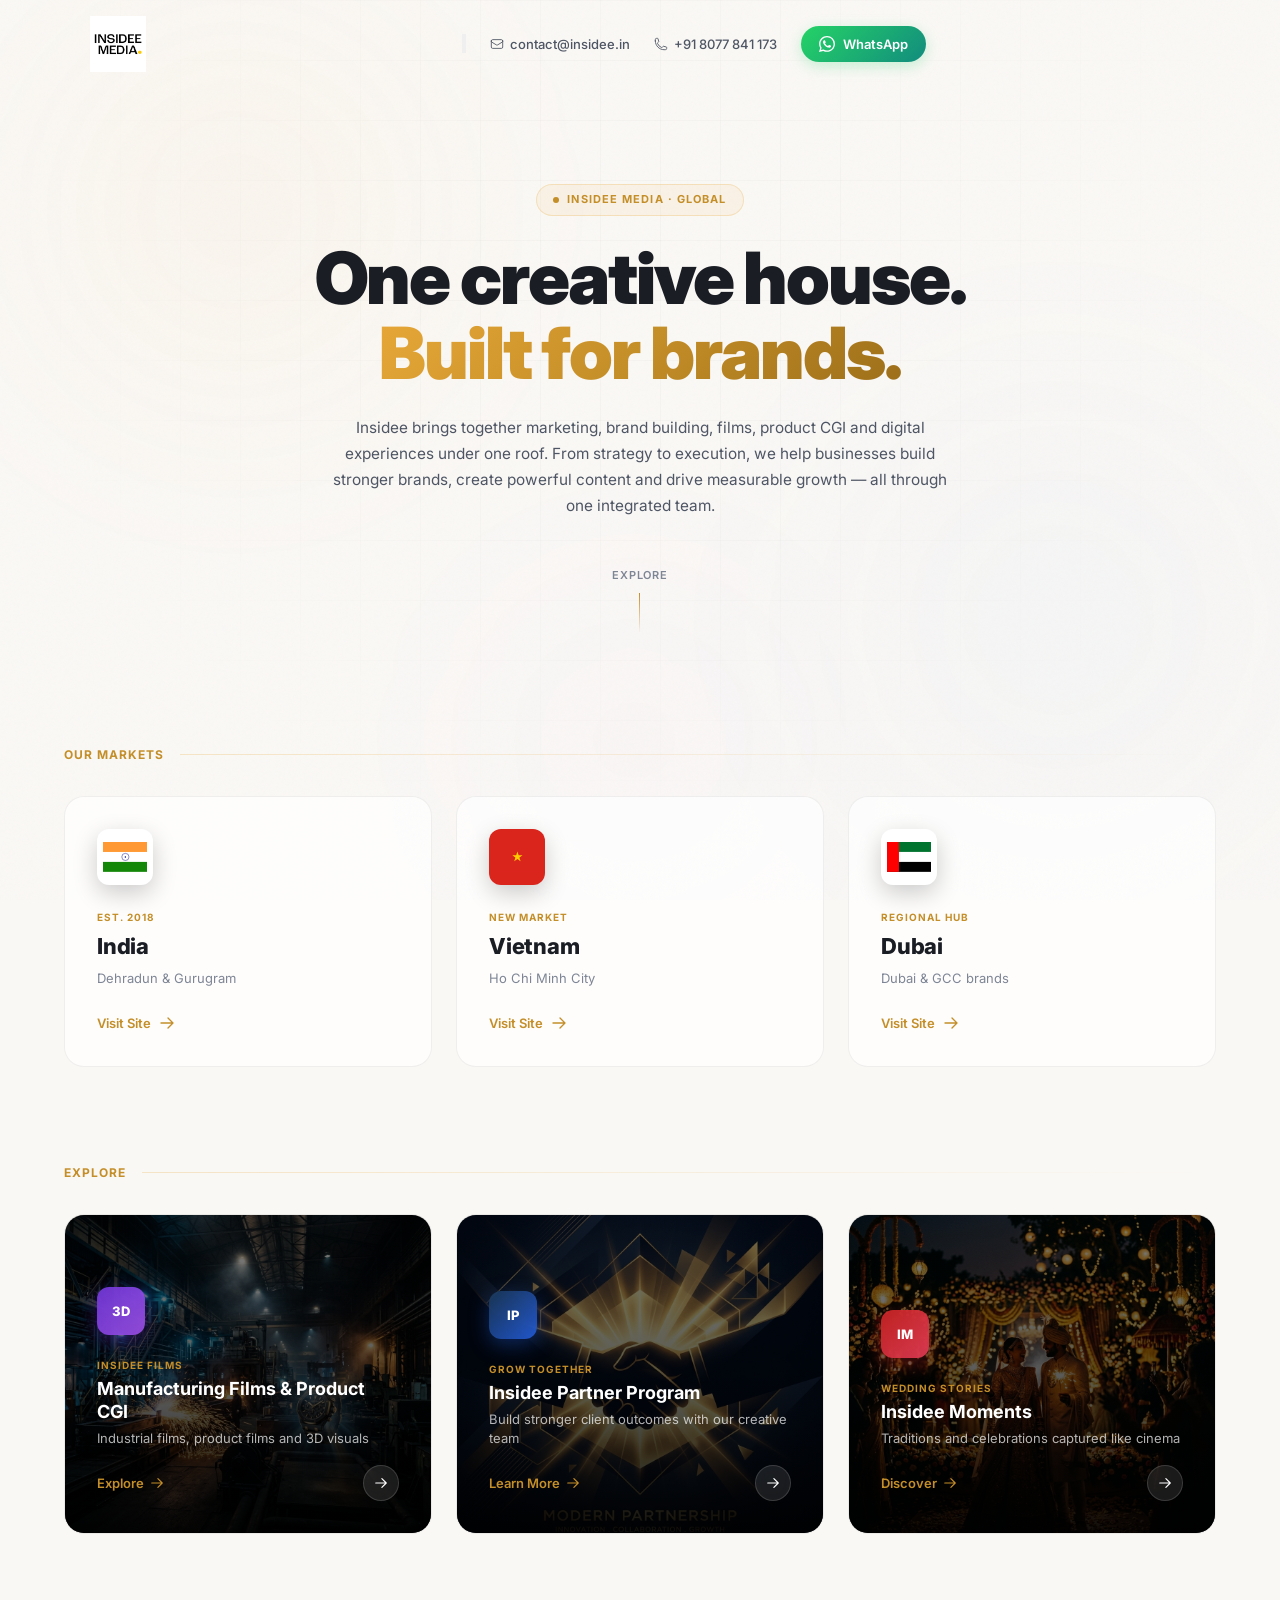
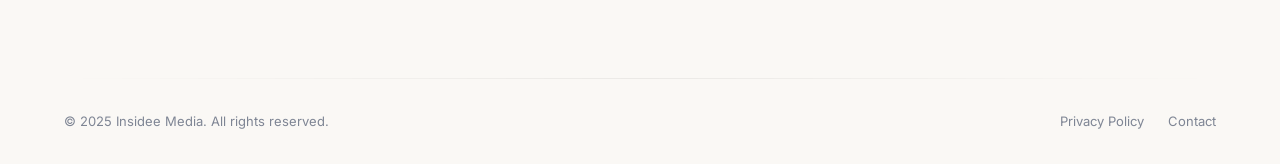
<file: index.html>
<!DOCTYPE html>
<html lang="en">

<head>
    <meta charset="UTF-8">
    <meta name="viewport" content="width=device-width, initial-scale=1.0">
    <title>Insidee Media — Creative & Growth Agency | India &amp; Vietnam</title>
    <meta name="description"
        content="Insidee Media — Premium Creative & Growth Agency. Choose your market: India or Vietnam.">
    <link rel="preconnect" href="https://fonts.googleapis.com">
    <link rel="preconnect" href="https://fonts.gstatic.com" crossorigin>
    <link
        href="https://fonts.googleapis.com/css2?family=Inter:wght@400;500;600;700;800;900&family=Playfair+Display:ital,wght@0,400;0,700;1,400&display=swap"
        rel="stylesheet">
    <meta name="google-site-verification" content="xyJnlZKr64Z4Uz7-Ta2IZljgV1CtLHjSIp_9nwxBZCY" />
    <!-- Google tag (gtag.js) -->
    <script async src="https://www.googletagmanager.com/gtag/js?id=G-0MDV2JXC89"></script>
    <script>
        window.dataLayer = window.dataLayer || [];
        function gtag() { dataLayer.push(arguments); }
        gtag('js', new Date());
        gtag('config', 'G-0MDV2JXC89');
    </script>
    <!-- Google Tag Manager -->
    <script>(function (w, d, s, l, i) {
            w[l] = w[l] || []; w[l].push({
                'gtm.start':
                    new Date().getTime(), event: 'gtm.js'
            }); var f = d.getElementsByTagName(s)[0],
                j = d.createElement(s), dl = l != 'dataLayer' ? '&l=' + l : ''; j.async = true; j.src =
                    'https://www.googletagmanager.com/gtm.js?id=' + i + dl; f.parentNode.insertBefore(j, f);
        })(window, document, 'script', 'dataLayer', 'GTM-KFJZWZLQ');</script>
    <!-- End Google Tag Manager -->
    <style>
        /* ============================================
           DESIGN TOKENS
           ============================================ */
        :root {
            /* Palette */
            --bg-primary: #FAF8F5;
            --bg-secondary: #F3F3F6;
            --bg-elevated: #FFFFFF;
            --surface-glass: rgba(255, 255, 255, 0.7);
            --surface-glass-hover: rgba(255, 255, 255, 0.95);
            --border-subtle: rgba(0, 0, 0, 0.06);
            --border-medium: rgba(0, 0, 0, 0.12);
            --border-accent: rgba(232, 168, 56, 0.25);

            --gold: #C48E28;
            --gold-light: #E8A838;
            --gold-glow: rgba(232, 168, 56, 0.08);
            --gold-dim: #9C6E19;

            --blue-deep: #1B3A5C;
            --blue-light: #2563EB;
            --blue-glow: rgba(37, 99, 235, 0.06);

            --whatsapp: #25D366;
            --whatsapp-dark: #128C7E;

            --text-primary: #1A1D24;
            --text-secondary: #4E5564;
            --text-muted: #7E8594;

            /* Typography */
            --font-main: 'Inter', -apple-system, BlinkMacSystemFont, sans-serif;
            --font-display: 'Playfair Display', Georgia, serif;

            /* Spacing */
            --space-xs: 4px;
            --space-sm: 8px;
            --space-md: 16px;
            --space-lg: 24px;
            --space-xl: 32px;
            --space-2xl: 48px;
            --space-3xl: 64px;
            --space-4xl: 96px;

            /* Radius */
            --radius-sm: 8px;
            --radius-md: 12px;
            --radius-lg: 16px;
            --radius-xl: 20px;
            --radius-2xl: 24px;
            --radius-full: 999px;

            /* Transitions */
            --ease-out: cubic-bezier(0.16, 1, 0.3, 1);
            --ease-spring: cubic-bezier(0.34, 1.56, 0.64, 1);
        }

        /* ============================================
           RESET & BASE
           ============================================ */
        *,
        *::before,
        *::after {
            margin: 0;
            padding: 0;
            box-sizing: border-box;
        }

        html {
            scroll-behavior: smooth;
            -webkit-font-smoothing: antialiased;
            -moz-osx-font-smoothing: grayscale;
        }

        body {
            font-family: var(--font-main);
            color: var(--text-primary);
            background: var(--bg-primary);
            line-height: 1.6;
            overflow-x: hidden;
            min-height: 100vh;
        }

        a {
            text-decoration: none;
            color: inherit;
        }

        img {
            max-width: 100%;
            display: block;
        }

        /* ============================================
           ANIMATED BACKGROUND
           ============================================ */
        .bg-canvas {
            position: fixed;
            inset: 0;
            z-index: 0;
            overflow: hidden;
            pointer-events: none;
        }

        .bg-orb {
            position: absolute;
            border-radius: 50%;
            filter: blur(100px);
            opacity: 0.5;
        }

        .bg-orb--gold {
            width: 600px;
            height: 600px;
            background: radial-gradient(circle, rgba(232, 168, 56, 0.12), transparent 70%);
            top: -10%;
            left: -5%;
            animation: orbFloat1 20s ease-in-out infinite;
        }

        .bg-orb--blue {
            width: 700px;
            height: 700px;
            background: radial-gradient(circle, rgba(59, 130, 246, 0.08), transparent 70%);
            top: 30%;
            right: -10%;
            animation: orbFloat2 25s ease-in-out infinite;
        }

        .bg-orb--purple {
            width: 500px;
            height: 500px;
            background: radial-gradient(circle, rgba(139, 92, 246, 0.06), transparent 70%);
            bottom: -10%;
            left: 30%;
            animation: orbFloat3 22s ease-in-out infinite;
        }

        @keyframes orbFloat1 {
            0%, 100% { transform: translate(0, 0) scale(1); }
            33% { transform: translate(60px, 40px) scale(1.1); }
            66% { transform: translate(-30px, 20px) scale(0.95); }
        }

        @keyframes orbFloat2 {
            0%, 100% { transform: translate(0, 0) scale(1); }
            33% { transform: translate(-50px, -30px) scale(1.08); }
            66% { transform: translate(40px, 20px) scale(0.92); }
        }

        @keyframes orbFloat3 {
            0%, 100% { transform: translate(0, 0) scale(1); }
            33% { transform: translate(30px, -40px) scale(1.12); }
            66% { transform: translate(-40px, -20px) scale(0.9); }
        }

        /* Grain overlay */
        .bg-canvas::after {
            content: '';
            position: absolute;
            inset: 0;
            background-image: url("data:image/svg+xml,%3Csvg viewBox='0 0 256 256' xmlns='http://www.w3.org/2000/svg'%3E%3Cfilter id='n'%3E%3CfeTurbulence type='fractalNoise' baseFrequency='.85' numOctaves='4' stitchTiles='stitch'/%3E%3C/filter%3E%3Crect width='100%25' height='100%25' filter='url(%23n)' opacity='.03'/%3E%3C/svg%3E");
            opacity: 0.4;
            pointer-events: none;
        }

        /* Grid lines bg decoration */
        .bg-grid {
            position: fixed;
            inset: 0;
            z-index: 0;
            background-image:
                linear-gradient(rgba(0, 0, 0, 0.02) 1px, transparent 1px),
                linear-gradient(90deg, rgba(0, 0, 0, 0.02) 1px, transparent 1px);
            background-size: 60px 60px;
            pointer-events: none;
            mask-image: radial-gradient(ellipse at 50% 30%, black 20%, transparent 70%);
            -webkit-mask-image: radial-gradient(ellipse at 50% 30%, black 20%, transparent 70%);
        }

        /* ============================================
           LAYOUT CONTAINER
           ============================================ */
        .page-wrapper {
            position: relative;
            z-index: 1;
            width: 100%;
            max-width: 1200px;
            margin: 0 auto;
            padding: 0 var(--space-lg);
        }

        /* ============================================
           HEADER / NAVBAR
           ============================================ */
        .navbar {
            position: sticky;
            top: 0;
            z-index: 100;
            padding: var(--space-md) 0;
            transition: background 0.3s ease, box-shadow 0.3s ease;
        }

        .navbar.scrolled {
            background: rgba(250, 248, 245, 0.8);
            backdrop-filter: blur(20px) saturate(180%);
            -webkit-backdrop-filter: blur(20px) saturate(180%);
            box-shadow: 0 1px 0 var(--border-subtle);
        }

        .navbar-inner {
            max-width: 1200px;
            margin: 0 auto;
            padding: 0 var(--space-lg);
            display: flex;
            align-items: center;
            justify-content: space-between;
            height: 56px;
        }

        .logo {
            display: flex;
            align-items: center;
            gap: var(--space-sm);
            font-weight: 900;
            font-size: 22px;
            letter-spacing: 0.04em;
            color: var(--text-primary);
            text-decoration: none;
        }

        .logo-image {
            width: 108px;
            height: 56px;
            object-fit: contain;
        }

        .logo-dot {
            color: var(--gold);
        }

        .nav-contacts {
            display: flex;
            align-items: center;
            gap: var(--space-lg);
        }

        .nav-link {
            display: inline-flex;
            align-items: center;
            gap: 6px;
            font-size: 13px;
            font-weight: 500;
            color: var(--text-secondary);
            transition: color 0.25s ease;
            white-space: nowrap;
        }

        .nav-link:hover {
            color: var(--gold);
        }

        .nav-link svg {
            width: 14px;
            height: 14px;
            flex-shrink: 0;
        }

        .wa-btn {
            display: inline-flex;
            align-items: center;
            gap: 8px;
            padding: 8px 18px;
            background: linear-gradient(135deg, var(--whatsapp), var(--whatsapp-dark));
            color: #fff;
            font-size: 13px;
            font-weight: 600;
            border-radius: var(--radius-full);
            transition: transform 0.25s var(--ease-spring), box-shadow 0.25s ease;
            box-shadow: 0 4px 15px rgba(37, 211, 102, 0.25);
        }

        .wa-btn:hover {
            transform: translateY(-1px) scale(1.02);
            box-shadow: 0 6px 20px rgba(37, 211, 102, 0.35);
            color: #fff;
        }

        .wa-btn svg {
            width: 16px;
            height: 16px;
        }

        /* Mobile menu toggle */
        .nav-toggle {
            display: none;
            background: none;
            border: none;
            cursor: pointer;
            padding: 6px;
            color: var(--text-primary);
        }

        .nav-toggle svg {
            width: 24px;
            height: 24px;
        }

        /* ============================================
           HERO SECTION
           ============================================ */
        .hero {
            padding: var(--space-4xl) 0 var(--space-3xl);
            text-align: center;
            display: flex;
            flex-direction: column;
            align-items: center;
        }

        .hero-badge {
            display: inline-flex;
            align-items: center;
            gap: 8px;
            padding: 6px 16px;
            background: var(--gold-glow);
            border: 1px solid var(--border-accent);
            border-radius: var(--radius-full);
            font-size: 11px;
            font-weight: 700;
            letter-spacing: 0.1em;
            text-transform: uppercase;
            color: var(--gold);
            margin-bottom: var(--space-lg);
            animation: fadeUp 0.8s var(--ease-out) both;
            animation-delay: 0.1s;
        }

        .hero-badge-dot {
            width: 6px;
            height: 6px;
            background: var(--gold);
            border-radius: 50%;
            animation: pulse 2s ease-in-out infinite;
        }

        @keyframes pulse {
            0%, 100% { opacity: 1; transform: scale(1); }
            50% { opacity: 0.5; transform: scale(0.8); }
        }

        .hero h1 {
            font-weight: 900;
            font-size: clamp(36px, 6vw, 72px);
            line-height: 1.05;
            letter-spacing: -0.03em;
            color: var(--text-primary);
            max-width: 800px;
            animation: fadeUp 0.9s var(--ease-out) both;
            animation-delay: 0.25s;
        }

        .hero h1 .text-gradient {
            background: linear-gradient(135deg, var(--gold-light), var(--gold), var(--gold-dim));
            -webkit-background-clip: text;
            -webkit-text-fill-color: transparent;
            background-clip: text;
        }

        .hero-subtitle {
            margin-top: var(--space-lg);
            max-width: 640px;
            font-size: clamp(14px, 1.2vw, 17px);
            line-height: 1.7;
            color: var(--text-secondary);
            animation: fadeUp 0.9s var(--ease-out) both;
            animation-delay: 0.4s;
        }

        /* Scroll indicator */
        .scroll-hint {
            margin-top: var(--space-2xl);
            display: flex;
            flex-direction: column;
            align-items: center;
            gap: var(--space-sm);
            animation: fadeUp 0.9s var(--ease-out) both;
            animation-delay: 0.6s;
        }

        .scroll-hint span {
            font-size: 11px;
            font-weight: 600;
            letter-spacing: 0.08em;
            text-transform: uppercase;
            color: var(--text-muted);
        }

        .scroll-line {
            width: 1px;
            height: 40px;
            background: linear-gradient(to bottom, var(--gold), transparent);
            animation: scrollPulse 2s ease-in-out infinite;
        }

        @keyframes scrollPulse {
            0%, 100% { opacity: 0.3; transform: scaleY(0.6); }
            50% { opacity: 1; transform: scaleY(1); }
        }

        @keyframes fadeUp {
            from { opacity: 0; transform: translateY(30px); }
            to { opacity: 1; transform: translateY(0); }
        }

        /* ============================================
           SECTION HEADERS
           ============================================ */
        .section {
            padding: var(--space-2xl) 0;
        }

        .section-header {
            display: flex;
            align-items: center;
            gap: var(--space-md);
            margin-bottom: var(--space-xl);
        }

        .section-label {
            font-size: 12px;
            font-weight: 700;
            letter-spacing: 0.08em;
            text-transform: uppercase;
            color: var(--gold);
        }

        .section-line {
            flex: 1;
            height: 1px;
            background: linear-gradient(to right, var(--border-accent), transparent);
        }

        /* ============================================
           MARKET CARDS (Our Markets)
           ============================================ */
        .markets-grid {
            display: grid;
            grid-template-columns: repeat(3, 1fr);
            gap: var(--space-lg);
        }

        .market-card {
            position: relative;
            display: flex;
            flex-direction: column;
            padding: var(--space-xl);
            background: var(--surface-glass);
            border: 1px solid var(--border-subtle);
            border-radius: var(--radius-xl);
            overflow: hidden;
            transition: transform 0.4s var(--ease-out), border-color 0.4s ease, box-shadow 0.4s ease;
            cursor: pointer;
            text-decoration: none;
            color: inherit;
        }

        .market-card::before {
            content: '';
            position: absolute;
            inset: 0;
            background: linear-gradient(135deg, transparent, rgba(0, 0, 0, 0.01));
            opacity: 0;
            transition: opacity 0.4s ease;
        }

        .market-card:hover {
            transform: translateY(-4px);
            border-color: var(--border-medium);
            box-shadow: 0 20px 48px rgba(0, 0, 0, 0.08), 0 0 40px var(--gold-glow);
        }

        .market-card:hover::before {
            opacity: 1;
        }

        /* Shimmer effect */
        .market-card::after {
            content: '';
            position: absolute;
            top: 0;
            left: -100%;
            width: 60%;
            height: 100%;
            background: linear-gradient(90deg, transparent, rgba(255, 255, 255, 0.04), transparent);
            transform: skewX(-15deg);
            transition: left 0.8s ease;
            pointer-events: none;
        }

        .market-card:hover::after {
            left: 150%;
        }

        .market-card-flag {
            width: 56px;
            height: 56px;
            border-radius: var(--radius-md);
            display: flex;
            align-items: center;
            justify-content: center;
            margin-bottom: var(--space-lg);
            position: relative;
            z-index: 1;
            box-shadow: 0 8px 24px rgba(0, 0, 0, 0.2);
            overflow: hidden;
        }

        .market-card-flag svg {
            width: 80%;
            height: auto;
        }

        .market-card-flag--in {
            background: #fff;
        }

        .market-card-flag--vn {
            background: #DA251D;
        }

        .market-card-flag--dxb {
            background: #fff;
        }

        .market-card-kicker {
            font-size: 10px;
            font-weight: 700;
            letter-spacing: 0.1em;
            text-transform: uppercase;
            color: var(--gold);
            margin-bottom: var(--space-xs);
            position: relative;
            z-index: 1;
        }

        .market-card-title {
            font-size: 22px;
            font-weight: 800;
            letter-spacing: -0.01em;
            color: var(--text-primary);
            margin-bottom: var(--space-xs);
            position: relative;
            z-index: 1;
        }

        .market-card-location {
            font-size: 13px;
            color: var(--text-muted);
            margin-bottom: var(--space-lg);
            position: relative;
            z-index: 1;
        }

        .market-card-cta {
            display: inline-flex;
            align-items: center;
            gap: 8px;
            font-size: 13px;
            font-weight: 600;
            color: var(--gold);
            margin-top: auto;
            position: relative;
            z-index: 1;
            transition: gap 0.3s var(--ease-out);
        }

        .market-card:hover .market-card-cta {
            gap: 12px;
        }

        .market-card-cta svg {
            width: 16px;
            height: 16px;
            transition: transform 0.3s var(--ease-out);
        }

        .market-card:hover .market-card-cta svg {
            transform: translateX(4px);
        }

        /* ============================================
           SERVICE CARDS — Vertical with background images
           ============================================ */
        .services-grid {
            display: grid;
            grid-template-columns: repeat(3, 1fr);
            gap: var(--space-lg);
        }

        .service-card {
            position: relative;
            display: flex;
            flex-direction: column;
            justify-content: flex-end;
            min-height: 320px;
            padding: var(--space-xl);
            border: 1px solid var(--border-subtle);
            border-radius: var(--radius-xl);
            overflow: hidden;
            transition: transform 0.4s var(--ease-out), border-color 0.4s ease, box-shadow 0.4s ease;
            cursor: pointer;
            text-decoration: none;
            color: inherit;
        }

        .service-card-img {
            position: absolute;
            inset: 0;
            width: 100%;
            height: 100%;
            object-fit: cover;
            z-index: 0;
            transition: transform 0.6s var(--ease-out), filter 0.4s ease;
            filter: brightness(0.55);
        }

        .service-card:hover .service-card-img {
            transform: scale(1.06);
            filter: brightness(0.4);
        }

        /* Dark gradient overlay at bottom for text readability */
        .service-card::before {
            content: '';
            position: absolute;
            inset: 0;
            background: linear-gradient(to top, rgba(0,0,0,0.85) 0%, rgba(0,0,0,0.4) 40%, rgba(0,0,0,0.1) 100%);
            z-index: 1;
            pointer-events: none;
        }

        /* Shimmer effect */
        .service-card::after {
            content: '';
            position: absolute;
            top: 0;
            left: -100%;
            width: 60%;
            height: 100%;
            background: linear-gradient(90deg, transparent, rgba(255, 255, 255, 0.06), transparent);
            transform: skewX(-15deg);
            transition: left 0.8s ease;
            pointer-events: none;
            z-index: 2;
        }

        .service-card:hover::after {
            left: 150%;
        }

        .service-card:hover {
            transform: translateY(-5px);
            border-color: var(--border-medium);
            box-shadow: 0 24px 48px rgba(0, 0, 0, 0.25), 0 0 40px var(--gold-glow);
        }

        .service-icon {
            flex-shrink: 0;
            width: 48px;
            height: 48px;
            border-radius: var(--radius-md);
            display: flex;
            align-items: center;
            justify-content: center;
            font-weight: 800;
            font-size: 13px;
            letter-spacing: 0.02em;
            position: relative;
            z-index: 3;
            margin-bottom: var(--space-md);
            backdrop-filter: blur(10px);
            -webkit-backdrop-filter: blur(10px);
        }

        .service-icon--films {
            background: linear-gradient(135deg, rgba(124, 58, 237, 0.85), rgba(168, 85, 247, 0.85));
            color: #fff;
            box-shadow: 0 6px 20px rgba(124, 58, 237, 0.35);
        }

        .service-icon--partner {
            background: linear-gradient(135deg, rgba(27, 58, 92, 0.85), rgba(37, 99, 235, 0.85));
            color: #fff;
            box-shadow: 0 6px 20px rgba(37, 99, 235, 0.35);
        }

        .service-icon--moments {
            background: linear-gradient(135deg, rgba(220, 38, 38, 0.85), rgba(244, 63, 94, 0.85));
            color: #fff;
            box-shadow: 0 6px 20px rgba(220, 38, 38, 0.35);
        }

        .service-content {
            position: relative;
            z-index: 3;
        }

        .service-kicker {
            font-size: 10px;
            font-weight: 700;
            letter-spacing: 0.1em;
            text-transform: uppercase;
            color: var(--gold);
            margin-bottom: 4px;
        }

        .service-title {
            font-size: 18px;
            font-weight: 700;
            color: #fff;
            margin-bottom: 6px;
            line-height: 1.3;
        }

        .service-desc {
            font-size: 13px;
            color: rgba(255, 255, 255, 0.7);
            line-height: 1.5;
        }

        .service-cta-row {
            display: flex;
            align-items: center;
            justify-content: space-between;
            margin-top: var(--space-md);
            position: relative;
            z-index: 3;
        }

        .service-cta-text {
            font-size: 13px;
            font-weight: 600;
            color: var(--gold);
            display: inline-flex;
            align-items: center;
            gap: 6px;
            transition: gap 0.3s var(--ease-out);
        }

        .service-card:hover .service-cta-text {
            gap: 10px;
        }

        .service-arrow {
            flex-shrink: 0;
            width: 36px;
            height: 36px;
            border-radius: 50%;
            background: rgba(255, 255, 255, 0.1);
            border: 1px solid rgba(255, 255, 255, 0.15);
            display: flex;
            align-items: center;
            justify-content: center;
            transition: background 0.3s ease, transform 0.3s var(--ease-out);
            position: relative;
            z-index: 3;
            backdrop-filter: blur(8px);
            -webkit-backdrop-filter: blur(8px);
        }

        .service-arrow svg {
            width: 14px;
            height: 14px;
            color: #fff;
            transition: color 0.3s ease;
        }

        .service-card:hover .service-arrow {
            background: var(--gold-glow);
            transform: translateX(4px);
        }

        .service-card:hover .service-arrow svg {
            color: var(--gold);
        }

        /* ============================================
           FOOTER
           ============================================ */
        .footer {
            padding: var(--space-3xl) 0 var(--space-xl);
            margin-top: var(--space-xl);
        }

        .footer-divider {
            height: 1px;
            background: linear-gradient(to right, transparent, var(--border-subtle), transparent);
            margin-bottom: var(--space-xl);
        }

        .footer-content {
            display: flex;
            align-items: center;
            justify-content: space-between;
            flex-wrap: wrap;
            gap: var(--space-md);
        }

        .footer-copy {
            font-size: 13px;
            color: var(--text-muted);
        }

        .footer-links {
            display: flex;
            gap: var(--space-lg);
        }

        .footer-link {
            font-size: 13px;
            color: var(--text-muted);
            transition: color 0.25s ease;
        }

        .footer-link:hover {
            color: var(--gold);
        }

        /* ============================================
           SCROLL REVEAL ANIMATION
           ============================================ */
        .reveal {
            opacity: 0;
            transform: translateY(30px);
            transition: opacity 0.7s var(--ease-out), transform 0.7s var(--ease-out);
        }

        .reveal.visible {
            opacity: 1;
            transform: translateY(0);
        }

        .reveal-delay-1 { transition-delay: 0.1s; }
        .reveal-delay-2 { transition-delay: 0.2s; }
        .reveal-delay-3 { transition-delay: 0.3s; }

        /* ============================================
           REDUCED MOTION
           ============================================ */
        @media (prefers-reduced-motion: reduce) {
            *, *::before, *::after {
                animation-duration: 0.01ms !important;
                animation-iteration-count: 1 !important;
                transition-duration: 0.01ms !important;
            }
            .reveal {
                opacity: 1;
                transform: none;
            }
        }

        /* ============================================
           RESPONSIVE — TABLET
           ============================================ */
        @media (max-width: 1024px) {
            .markets-grid {
                grid-template-columns: repeat(3, 1fr);
                gap: var(--space-md);
            }

            .services-grid {
                grid-template-columns: repeat(3, 1fr);
                gap: var(--space-md);
            }

            .service-card {
                min-height: 280px;
            }

            .market-card {
                padding: var(--space-lg);
            }

            .hero h1 {
                font-size: clamp(32px, 5vw, 52px);
            }
        }

        /* ============================================
           RESPONSIVE — MOBILE
           ============================================ */
        @media (max-width: 768px) {
            .page-wrapper {
                padding: 0 var(--space-md);
            }

            .navbar-inner {
                padding: 0 var(--space-md);
            }

            /* Show hamburger, hide desktop contacts */
            .nav-toggle {
                display: flex;
            }

            .nav-contacts {
                position: fixed;
                top: 0;
                right: -100%;
                width: 280px;
                height: 100vh;
                background: var(--bg-secondary);
                border-left: 1px solid var(--border-subtle);
                flex-direction: column;
                align-items: flex-start;
                padding: 80px var(--space-xl) var(--space-xl);
                gap: var(--space-lg);
                transition: right 0.4s var(--ease-out);
                z-index: 200;
                box-shadow: -10px 0 40px rgba(0, 0, 0, 0.3);
            }

            .nav-contacts.open {
                right: 0;
            }

            .nav-contacts .nav-link {
                font-size: 15px;
                padding: var(--space-sm) 0;
            }

            .nav-overlay {
                display: none;
                position: fixed;
                inset: 0;
                background: rgba(0, 0, 0, 0.5);
                z-index: 150;
                backdrop-filter: blur(4px);
            }

            .nav-overlay.open {
                display: block;
            }

            .nav-close {
                position: absolute;
                top: var(--space-md);
                right: var(--space-md);
                background: none;
                border: none;
                color: var(--text-primary);
                cursor: pointer;
                padding: 6px;
            }

            .nav-close svg {
                width: 24px;
                height: 24px;
            }

            /* Hero */
            .hero {
                padding: var(--space-3xl) 0 var(--space-2xl);
            }

            .hero h1 {
                font-size: clamp(28px, 8vw, 40px);
            }

            .hero-subtitle {
                font-size: 14px;
            }

            .scroll-hint {
                display: none;
            }

            /* Markets — Vertical portrait cards on mobile */
            .markets-grid {
                grid-template-columns: repeat(3, 1fr);
                gap: var(--space-md);
            }

            .market-card {
                flex-direction: column;
                align-items: center;
                text-align: center;
                padding: var(--space-xl) var(--space-md);
                min-height: 220px;
            }

            .market-card-flag {
                width: 60px;
                height: 60px;
                margin-bottom: var(--space-md);
                border-radius: var(--radius-lg);
            }

            .market-card-kicker {
                font-size: 9px;
            }

            .market-card-title {
                font-size: 18px;
            }

            .market-card-location {
                margin-bottom: var(--space-md);
                font-size: 11px;
            }

            .market-card-cta {
                margin-top: auto;
                font-size: 12px;
            }

            /* Services — vertical stacked on mobile */
            .services-grid {
                grid-template-columns: 1fr;
                gap: var(--space-md);
            }

            .service-card {
                min-height: 260px;
                padding: var(--space-lg);
            }

            .service-icon {
                width: 42px;
                height: 42px;
                font-size: 12px;
            }

            .service-title {
                font-size: 16px;
            }

            /* Footer */
            .footer-content {
                flex-direction: column;
                text-align: center;
            }
        }

        @media (max-width: 480px) {
            .hero h1 {
                font-size: clamp(26px, 7.5vw, 34px);
            }

            .markets-grid {
                grid-template-columns: repeat(3, 1fr);
                gap: 10px;
            }

            .market-card {
                padding: var(--space-md) var(--space-sm);
                min-height: 195px;
                border-radius: var(--radius-lg);
            }

            .market-card-flag {
                width: 50px;
                height: 50px;
            }

            .market-card-kicker {
                font-size: 8px;
                letter-spacing: 0.06em;
            }

            .market-card-title {
                font-size: 16px;
            }

            .market-card-location {
                font-size: 10px;
                margin-bottom: var(--space-sm);
            }

            .market-card-cta {
                font-size: 11px;
            }

            .market-card-cta svg {
                width: 13px;
                height: 13px;
            }

            .service-card {
                min-height: 220px;
                padding: var(--space-md);
            }
        }
    </style>
</head>

<body>
    <!-- Google Tag Manager (noscript) -->
    <noscript><iframe src="https://www.googletagmanager.com/ns.html?id=GTM-KFJZWZLQ" height="0" width="0"
            style="display:none;visibility:hidden"></iframe></noscript>
    <!-- End Google Tag Manager (noscript) -->

    <!-- Animated Background -->
    <div class="bg-canvas" aria-hidden="true">
        <div class="bg-orb bg-orb--gold"></div>
        <div class="bg-orb bg-orb--blue"></div>
        <div class="bg-orb bg-orb--purple"></div>
    </div>
    <div class="bg-grid" aria-hidden="true"></div>

    <!-- Navbar -->
    <nav class="navbar" id="navbar" role="navigation" aria-label="Main navigation">
        <div class="navbar-inner">
            <a href="/" class="logo" id="logo-link" aria-label="Insidee Media home">
                <picture>
                    <source media="(max-width: 480px)" srcset="img/140X140.png">
                    <img class="logo-image" src="img/200X200.png" alt="Insidee Media">
                </picture>
            </a>

            <button class="nav-toggle" id="nav-toggle" aria-label="Open menu" aria-expanded="false">
                <svg xmlns="http://www.w3.org/2000/svg" fill="none" viewBox="0 0 24 24" stroke-width="2" stroke="currentColor">
                    <path stroke-linecap="round" stroke-linejoin="round" d="M3.75 6.75h16.5M3.75 12h16.5m-16.5 5.25h16.5" />
                </svg>
            </button>

            <div class="nav-contacts" id="nav-contacts">
                <button class="nav-close" id="nav-close" aria-label="Close menu">
                    <svg xmlns="http://www.w3.org/2000/svg" fill="none" viewBox="0 0 24 24" stroke-width="2" stroke="currentColor">
                        <path stroke-linecap="round" stroke-linejoin="round" d="M6 18L18 6M6 6l12 12" />
                    </svg>
                </button>
                <a href="mailto:contact@insidee.in" class="nav-link" id="nav-email">
                    <svg xmlns="http://www.w3.org/2000/svg" fill="none" viewBox="0 0 24 24" stroke-width="1.5" stroke="currentColor">
                        <path stroke-linecap="round" stroke-linejoin="round" d="M21.75 6.75v10.5a2.25 2.25 0 01-2.25 2.25h-15a2.25 2.25 0 01-2.25-2.25V6.75m19.5 0A2.25 2.25 0 0019.5 4.5h-15a2.25 2.25 0 00-2.25 2.25m19.5 0v.243a2.25 2.25 0 01-1.07 1.916l-7.5 4.615a2.25 2.25 0 01-2.36 0L3.32 8.91a2.25 2.25 0 01-1.07-1.916V6.75" />
                    </svg>
                    contact@insidee.in
                </a>
                <a href="tel:+918077841173" class="nav-link" id="nav-phone">
                    <svg xmlns="http://www.w3.org/2000/svg" fill="none" viewBox="0 0 24 24" stroke-width="1.5" stroke="currentColor">
                        <path stroke-linecap="round" stroke-linejoin="round" d="M2.25 6.75c0 8.284 6.716 15 15 15h2.25a2.25 2.25 0 002.25-2.25v-1.372c0-.516-.351-.966-.852-1.091l-4.423-1.106c-.44-.11-.902.055-1.173.417l-.97 1.293c-.282.376-.769.542-1.21.38a12.035 12.035 0 01-7.143-7.143c-.162-.441.004-.928.38-1.21l1.293-.97c.363-.271.527-.734.417-1.173L6.963 3.102a1.125 1.125 0 00-1.091-.852H4.5A2.25 2.25 0 002.25 4.5v2.25z" />
                    </svg>
                    +91 8077 841 173
                </a>
                <a href="https://wa.me/918077841173" target="_blank" class="wa-btn" id="nav-whatsapp">
                    <svg viewBox="0 0 24 24" fill="currentColor">
                        <path d="M17.472 14.382c-.297-.149-1.758-.867-2.03-.967-.273-.099-.471-.148-.67.15-.197.297-.767.966-.94 1.164-.173.199-.347.223-.644.075-.297-.15-1.255-.463-2.39-1.475-.883-.788-1.48-1.761-1.653-2.059-.173-.297-.018-.458.13-.606.134-.133.298-.347.446-.52.149-.174.198-.298.298-.497.099-.198.05-.371-.025-.52-.075-.149-.669-1.612-.916-2.207-.242-.579-.487-.5-.669-.51-.173-.008-.371-.01-.57-.01-.198 0-.52.074-.792.372-.272.297-1.04 1.016-1.04 2.479 0 1.462 1.065 2.875 1.213 3.074.149.198 2.096 3.2 5.077 4.487.709.306 1.262.489 1.694.625.712.227 1.36.195 1.871.118.571-.085 1.758-.719 2.006-1.413.248-.694.248-1.289.173-1.413-.074-.124-.272-.198-.57-.347m-5.421 7.403h-.004a9.87 9.87 0 01-5.031-1.378l-.361-.214-3.741.982.998-3.648-.235-.374a9.86 9.86 0 01-1.51-5.26c.001-5.45 4.436-9.884 9.888-9.884 2.64 0 5.122 1.03 6.988 2.898a9.825 9.825 0 012.893 6.994c-.003 5.45-4.437 9.884-9.885 9.884m8.413-18.297A11.815 11.815 0 0012.05 0C5.495 0 .16 5.335.157 11.892c0 2.096.547 4.142 1.588 5.945L.057 24l6.305-1.654a11.882 11.882 0 005.683 1.448h.005c6.554 0 11.89-5.335 11.893-11.893a11.821 11.821 0 00-3.48-8.413z"/>
                    </svg>
                    WhatsApp
                </a>
            </div>
            <div class="nav-overlay" id="nav-overlay"></div>
        </div>
    </nav>

    <main class="page-wrapper">

        <!-- Hero Section -->
        <section class="hero" id="hero">
            <div class="hero-badge">
                <span class="hero-badge-dot"></span>
                Insidee Media · Global
            </div>
            <h1>One creative house.<br><span class="text-gradient">Built for brands.</span></h1>
            <p class="hero-subtitle">
                Insidee brings together marketing, brand building, films, product CGI and digital experiences under one roof. From strategy to execution, we help businesses build stronger brands, create powerful content and drive measurable growth — all through one integrated team.
            </p>
            <div class="scroll-hint" aria-hidden="true">
                <span>Explore</span>
                <div class="scroll-line"></div>
            </div>
        </section>

        <!-- Our Markets Section -->
        <section class="section" id="markets-section">
            <div class="section-header reveal">
                <span class="section-label">Our Markets</span>
                <div class="section-line"></div>
            </div>

            <div class="markets-grid">
                <!-- India -->
                <a class="market-card reveal reveal-delay-1" href="india/index.html" id="card-india">
                    <div class="market-card-flag market-card-flag--in" aria-hidden="true">
                        <svg viewBox="0 0 30 20" xmlns="http://www.w3.org/2000/svg">
                            <rect width="30" height="20" fill="#fff" />
                            <rect width="30" height="6.667" fill="#FF9933" />
                            <rect y="13.333" width="30" height="6.667" fill="#138808" />
                            <circle cx="15" cy="10" r="2.4" fill="none" stroke="#000080" stroke-width="0.3" />
                            <circle cx="15" cy="10" r="0.5" fill="#000080" />
                        </svg>
                    </div>
                    <span class="market-card-kicker">Est. 2018</span>
                    <h3 class="market-card-title">India</h3>
                    <p class="market-card-location">Dehradun &amp; Gurugram</p>
                    <span class="market-card-cta">
                        Visit Site
                        <svg xmlns="http://www.w3.org/2000/svg" fill="none" viewBox="0 0 24 24" stroke-width="2" stroke="currentColor">
                            <path stroke-linecap="round" stroke-linejoin="round" d="M13.5 4.5L21 12m0 0l-7.5 7.5M21 12H3" />
                        </svg>
                    </span>
                </a>

                <!-- Vietnam -->
                <a class="market-card reveal reveal-delay-2" href="vietnam/index.html" id="card-vietnam">
                    <div class="market-card-flag market-card-flag--vn" aria-hidden="true">
                        <svg viewBox="0 0 30 20" xmlns="http://www.w3.org/2000/svg">
                            <rect width="30" height="20" fill="#DA251D" />
                            <polygon
                                points="15.00,6.40 15.82,8.87 18.42,8.89 16.33,10.43 17.12,12.91 15.00,11.40 12.88,12.91 13.67,10.43 11.58,8.89 14.18,8.87"
                                fill="#FFCD00" />
                        </svg>
                    </div>
                    <span class="market-card-kicker">New Market</span>
                    <h3 class="market-card-title">Vietnam</h3>
                    <p class="market-card-location">Ho Chi Minh City</p>
                    <span class="market-card-cta">
                        Visit Site
                        <svg xmlns="http://www.w3.org/2000/svg" fill="none" viewBox="0 0 24 24" stroke-width="2" stroke="currentColor">
                            <path stroke-linecap="round" stroke-linejoin="round" d="M13.5 4.5L21 12m0 0l-7.5 7.5M21 12H3" />
                        </svg>
                    </span>
                </a>

                <!-- Dubai -->
                <a class="market-card reveal reveal-delay-3" href="dubai/index.html" id="card-dubai">
                    <div class="market-card-flag market-card-flag--dxb" aria-hidden="true">
                        <svg viewBox="0 0 30 20" xmlns="http://www.w3.org/2000/svg">
                            <rect width="30" height="20" fill="#fff"/>
                            <rect width="30" height="6.667" fill="#00732F"/>
                            <rect y="6.667" width="30" height="6.667" fill="#fff"/>
                            <rect y="13.333" width="30" height="6.667" fill="#000"/>
                            <rect width="8" height="20" fill="#FF0000"/>
                        </svg>
                    </div>
                    <span class="market-card-kicker">Regional Hub</span>
                    <h3 class="market-card-title">Dubai</h3>
                    <p class="market-card-location">Dubai &amp; GCC brands</p>
                    <span class="market-card-cta">
                        Visit Site
                        <svg xmlns="http://www.w3.org/2000/svg" fill="none" viewBox="0 0 24 24" stroke-width="2" stroke="currentColor">
                            <path stroke-linecap="round" stroke-linejoin="round" d="M13.5 4.5L21 12m0 0l-7.5 7.5M21 12H3" />
                        </svg>
                    </span>
                </a>
            </div>
        </section>

        <!-- Services Section -->
        <section class="section" id="services-section">
            <div class="section-header reveal">
                <span class="section-label">Explore</span>
                <div class="section-line"></div>
            </div>

            <div class="services-grid">
                <!-- Manufacturing Films -->
                <a class="service-card reveal reveal-delay-1" href="films.html" id="card-films">
                    <img class="service-card-img" src="img/films-bg.png" alt="Manufacturing Films" loading="lazy">
                    <div class="service-icon service-icon--films" aria-hidden="true">3D</div>
                    <div class="service-content">
                        <span class="service-kicker">Insidee Films</span>
                        <h3 class="service-title">Manufacturing Films &amp; Product CGI</h3>
                        <p class="service-desc">Industrial films, product films and 3D visuals</p>
                    </div>
                    <div class="service-cta-row">
                        <span class="service-cta-text">
                            Explore
                            <svg xmlns="http://www.w3.org/2000/svg" width="14" height="14" fill="none" viewBox="0 0 24 24" stroke-width="2" stroke="currentColor">
                                <path stroke-linecap="round" stroke-linejoin="round" d="M13.5 4.5L21 12m0 0l-7.5 7.5M21 12H3" />
                            </svg>
                        </span>
                        <div class="service-arrow">
                            <svg xmlns="http://www.w3.org/2000/svg" fill="none" viewBox="0 0 24 24" stroke-width="2" stroke="currentColor">
                                <path stroke-linecap="round" stroke-linejoin="round" d="M13.5 4.5L21 12m0 0l-7.5 7.5M21 12H3" />
                            </svg>
                        </div>
                    </div>
                </a>

                <!-- Partner Program -->
                <a class="service-card reveal reveal-delay-2" href="partnerprogram.html" id="card-partner">
                    <img class="service-card-img" src="img/partner-bg.png" alt="Partner Program" loading="lazy">
                    <div class="service-icon service-icon--partner" aria-hidden="true">IP</div>
                    <div class="service-content">
                        <span class="service-kicker">Grow Together</span>
                        <h3 class="service-title">Insidee Partner Program</h3>
                        <p class="service-desc">Build stronger client outcomes with our creative team</p>
                    </div>
                    <div class="service-cta-row">
                        <span class="service-cta-text">
                            Learn More
                            <svg xmlns="http://www.w3.org/2000/svg" width="14" height="14" fill="none" viewBox="0 0 24 24" stroke-width="2" stroke="currentColor">
                                <path stroke-linecap="round" stroke-linejoin="round" d="M13.5 4.5L21 12m0 0l-7.5 7.5M21 12H3" />
                            </svg>
                        </span>
                        <div class="service-arrow">
                            <svg xmlns="http://www.w3.org/2000/svg" fill="none" viewBox="0 0 24 24" stroke-width="2" stroke="currentColor">
                                <path stroke-linecap="round" stroke-linejoin="round" d="M13.5 4.5L21 12m0 0l-7.5 7.5M21 12H3" />
                            </svg>
                        </div>
                    </div>
                </a>

                <!-- Insidee Moments -->
                <a class="service-card reveal reveal-delay-3" href="insideemoments.html" id="card-moments">
                    <img class="service-card-img" src="img/moments-bg.png" alt="Insidee Moments" loading="lazy">
                    <div class="service-icon service-icon--moments" aria-hidden="true">IM</div>
                    <div class="service-content">
                        <span class="service-kicker">Wedding Stories</span>
                        <h3 class="service-title">Insidee Moments</h3>
                        <p class="service-desc">Traditions and celebrations captured like cinema</p>
                    </div>
                    <div class="service-cta-row">
                        <span class="service-cta-text">
                            Discover
                            <svg xmlns="http://www.w3.org/2000/svg" width="14" height="14" fill="none" viewBox="0 0 24 24" stroke-width="2" stroke="currentColor">
                                <path stroke-linecap="round" stroke-linejoin="round" d="M13.5 4.5L21 12m0 0l-7.5 7.5M21 12H3" />
                            </svg>
                        </span>
                        <div class="service-arrow">
                            <svg xmlns="http://www.w3.org/2000/svg" fill="none" viewBox="0 0 24 24" stroke-width="2" stroke="currentColor">
                                <path stroke-linecap="round" stroke-linejoin="round" d="M13.5 4.5L21 12m0 0l-7.5 7.5M21 12H3" />
                            </svg>
                        </div>
                    </div>
                </a>
            </div>
        </section>

        <!-- Footer -->
        <footer class="footer" id="footer">
            <div class="footer-divider"></div>
            <div class="footer-content">
                <span class="footer-copy">&copy; 2025 Insidee Media. All rights reserved.</span>
                <div class="footer-links">
                    <a href="privacy-policy.html" class="footer-link" id="footer-privacy">Privacy Policy</a>
                    <a href="mailto:contact@insidee.in" class="footer-link" id="footer-email">Contact</a>
                </div>
            </div>
        </footer>

    </main>

    <script>
        // ========================================
        // Sticky navbar background on scroll
        // ========================================
        const navbar = document.getElementById('navbar');
        const onScroll = () => {
            navbar.classList.toggle('scrolled', window.scrollY > 40);
        };
        window.addEventListener('scroll', onScroll, { passive: true });
        onScroll();

        // ========================================
        // Mobile nav toggle
        // ========================================
        const navToggle = document.getElementById('nav-toggle');
        const navContacts = document.getElementById('nav-contacts');
        const navOverlay = document.getElementById('nav-overlay');
        const navClose = document.getElementById('nav-close');

        function openNav() {
            navContacts.classList.add('open');
            navOverlay.classList.add('open');
            navToggle.setAttribute('aria-expanded', 'true');
            document.body.style.overflow = 'hidden';
        }

        function closeNav() {
            navContacts.classList.remove('open');
            navOverlay.classList.remove('open');
            navToggle.setAttribute('aria-expanded', 'false');
            document.body.style.overflow = '';
        }

        navToggle.addEventListener('click', openNav);
        navClose.addEventListener('click', closeNav);
        navOverlay.addEventListener('click', closeNav);

        // Close on Escape
        document.addEventListener('keydown', (e) => {
            if (e.key === 'Escape') closeNav();
        });

        // ========================================
        // Scroll Reveal (IntersectionObserver)
        // ========================================
        const revealEls = document.querySelectorAll('.reveal');

        if ('IntersectionObserver' in window) {
            const observer = new IntersectionObserver((entries) => {
                entries.forEach((entry) => {
                    if (entry.isIntersecting) {
                        entry.target.classList.add('visible');
                        observer.unobserve(entry.target);
                    }
                });
            }, {
                threshold: 0.15,
                rootMargin: '0px 0px -40px 0px'
            });

            revealEls.forEach((el) => observer.observe(el));
        } else {
            // Fallback: show everything
            revealEls.forEach((el) => el.classList.add('visible'));
        }
    </script>
</body>

</html>
</file>
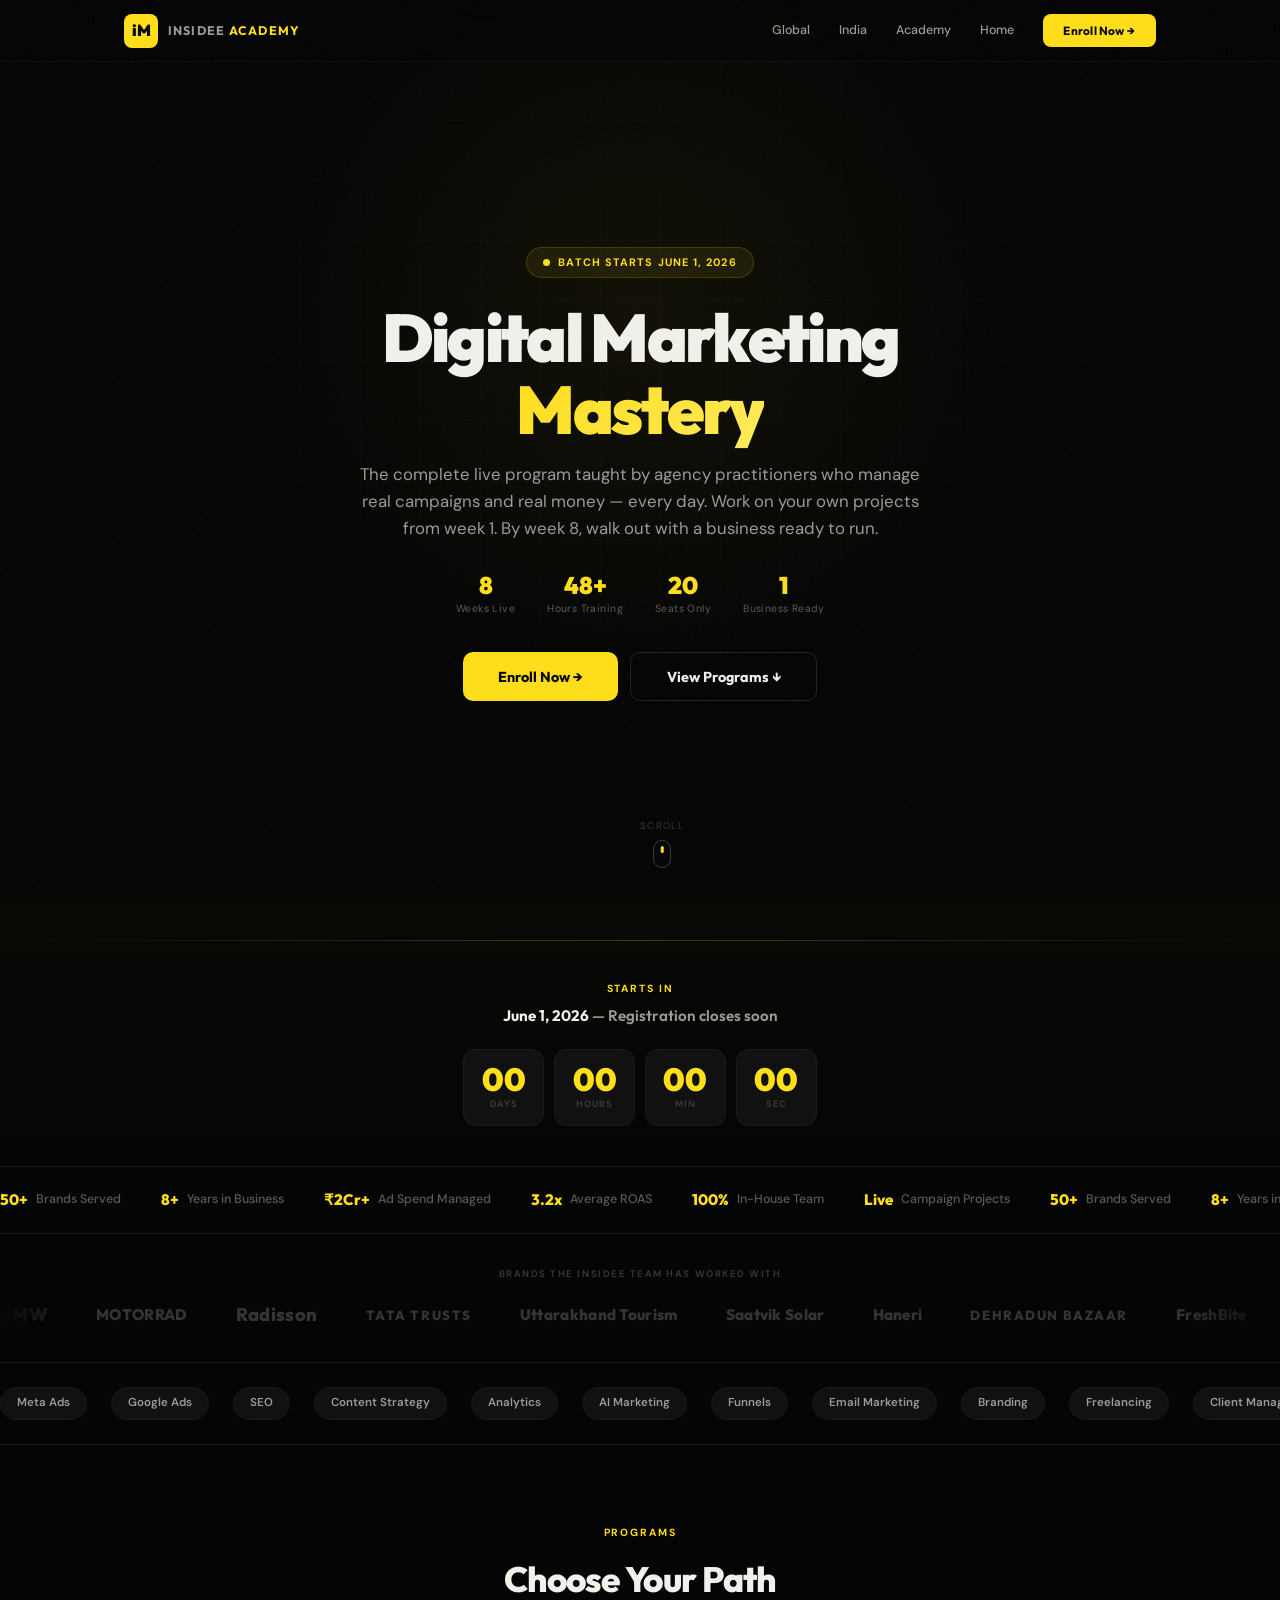
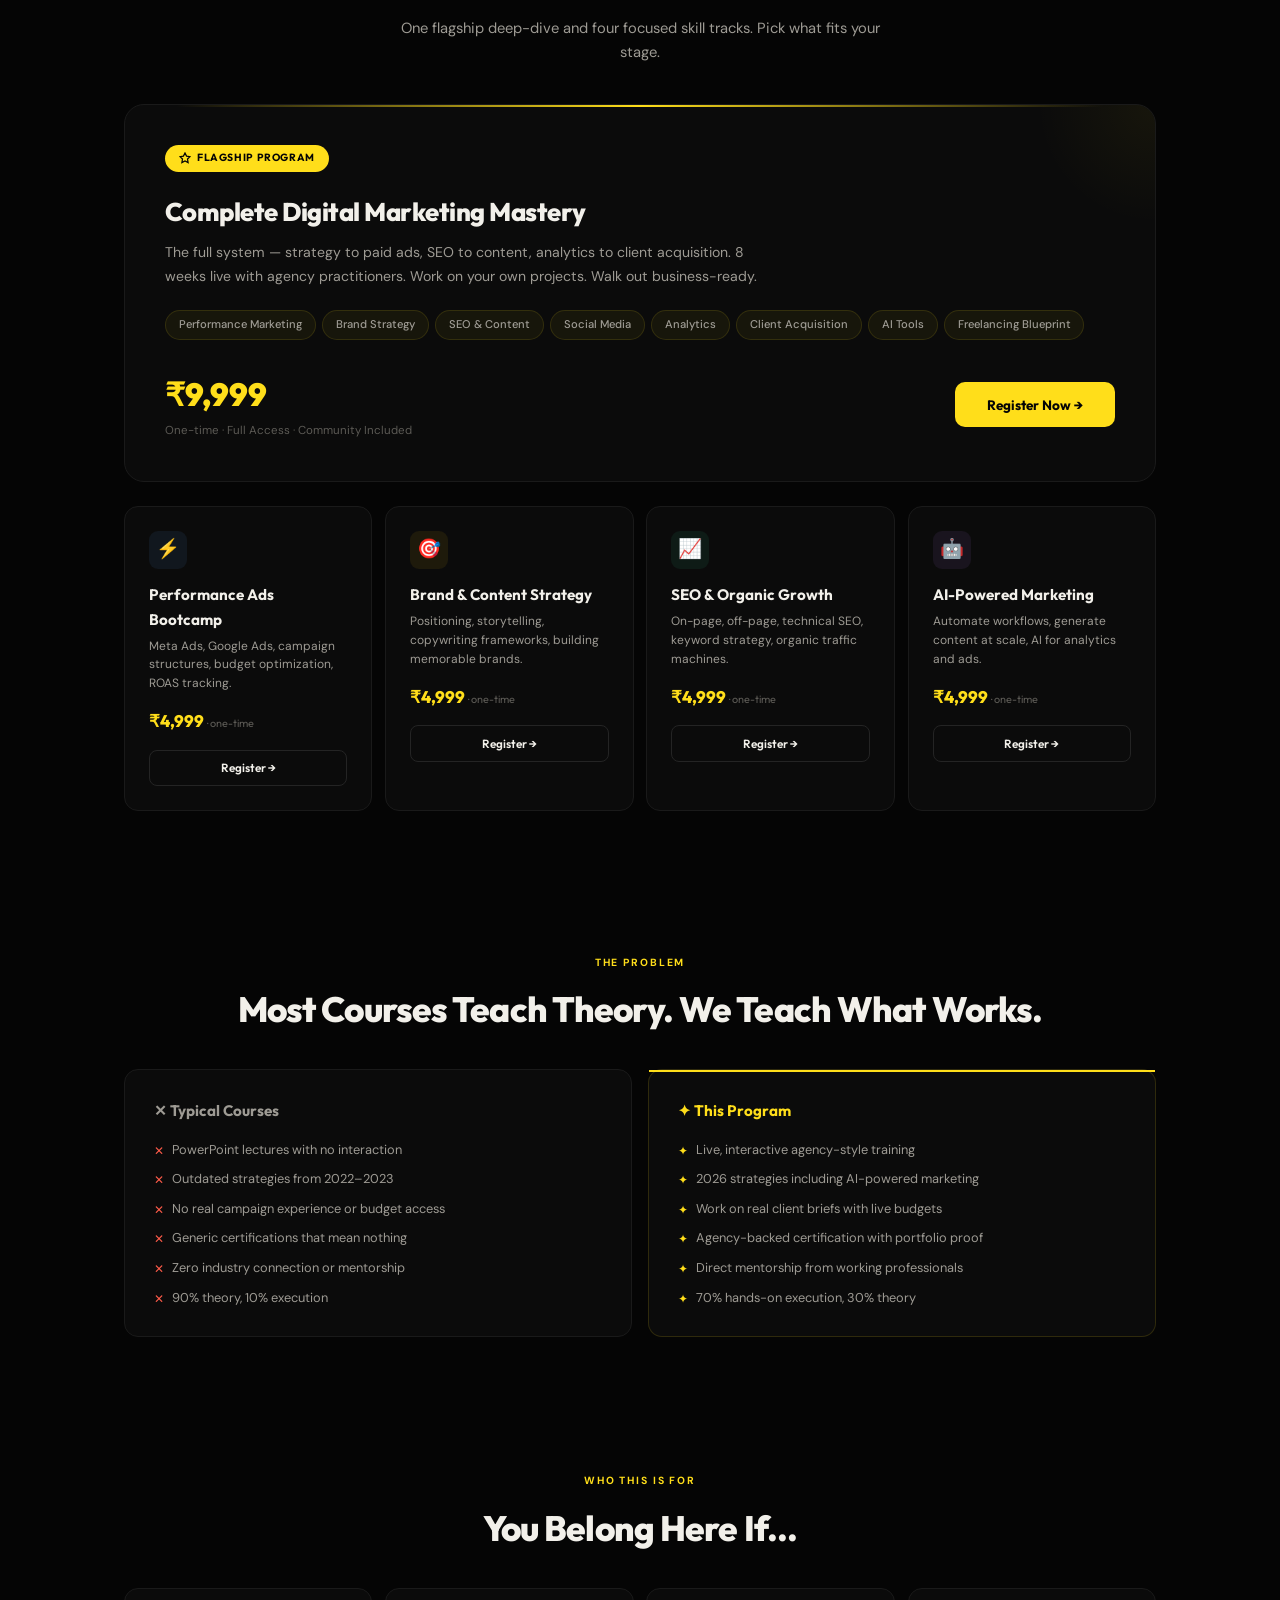
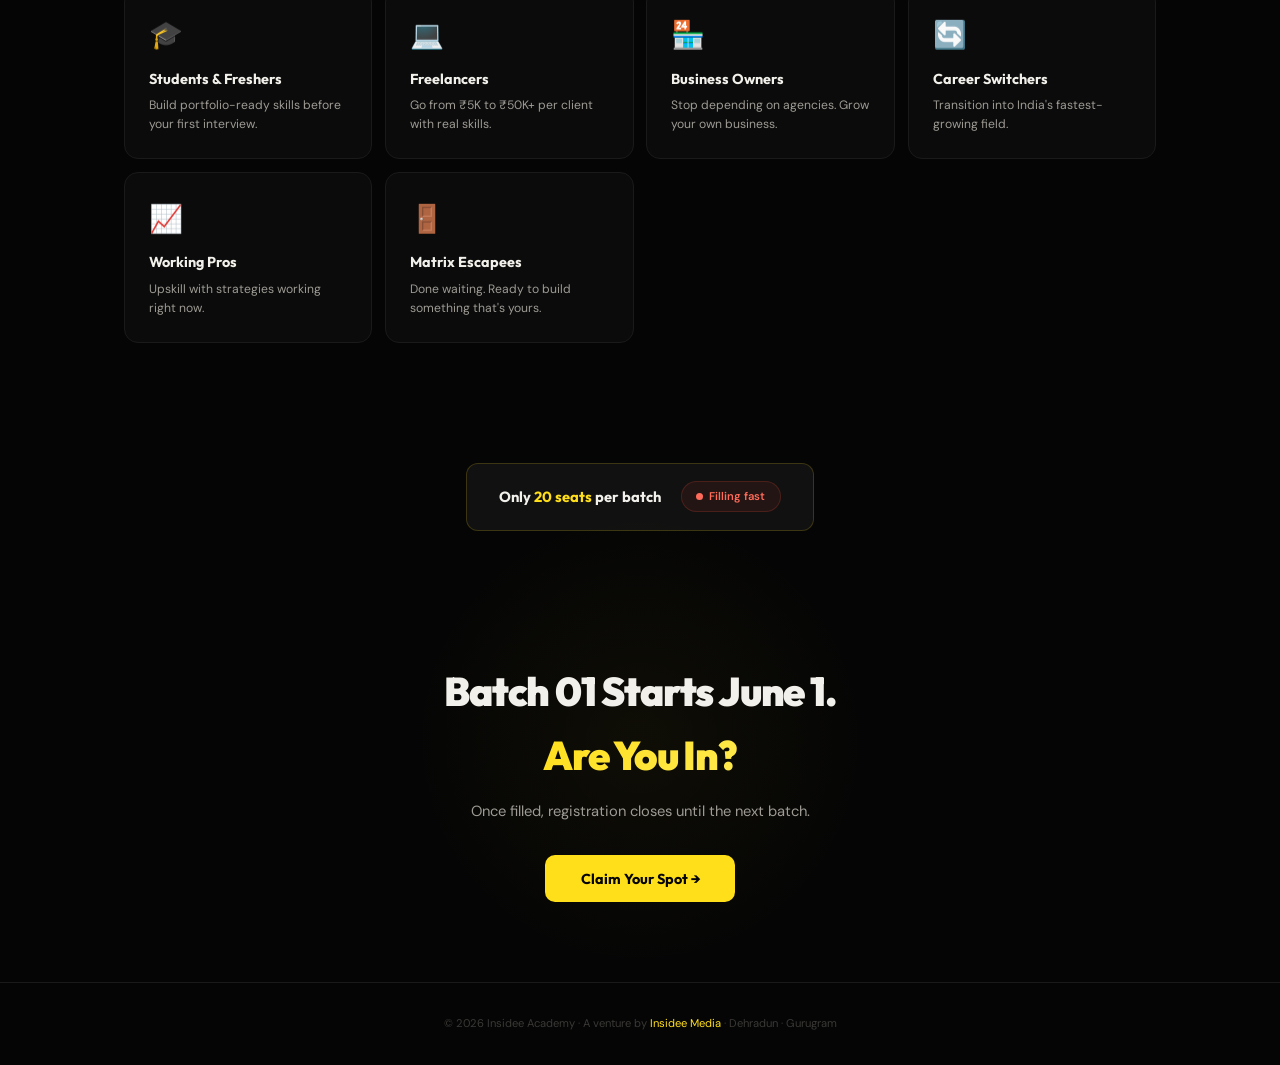
<file: academy/index.html>
<!DOCTYPE html>
<html lang="en">

<head>
  <meta charset="UTF-8">
  <meta name="viewport" content="width=device-width, initial-scale=1.0">
  <title>Insidee Academy — Digital Marketing Mastery</title>
  <link
    href="https://fonts.googleapis.com/css2?family=Outfit:wght@300;400;500;600;700;800;900&family=DM+Sans:ital,opsz,wght@0,9..40,300;0,9..40,400;0,9..40,500;0,9..40,600;0,9..40,700;1,9..40,400&display=swap"
    rel="stylesheet">
  <style>
    *,
    *::before,
    *::after {
      margin: 0;
      padding: 0;
      box-sizing: border-box
    }

    :root {
      --bg: #050505;
      --bg2: #0b0b0b;
      --bg3: #111111;
      --bg4: #181818;
      --bg5: #1e1e1e;
      --gold: #ffde1a;
      --gold2: #ffe94e;
      --gold-dim: rgba(255, 222, 26, 0.08);
      --gold-glow: rgba(255, 222, 26, 0.18);
      --gold-border: rgba(255, 222, 26, 0.15);
      --text: #f2f0ea;
      --text2: #9e9b94;
      --text3: #5c5a55;
      --text4: #3a3936;
      --red: #ff5c4a;
      --green: #4ecb71;
      --border: #1a1a1a;
      --border2: #242424;
      --fh: 'Outfit', sans-serif;
      --fb: 'DM Sans', sans-serif;
      --radius: 14px;
      --radius-sm: 10px;
      --radius-lg: 20px;
    }

    html {
      font-size: 16px;
      scroll-behavior: smooth;
      -webkit-font-smoothing: antialiased;
      -moz-osx-font-smoothing: grayscale
    }

    body {
      font-family: var(--fb);
      background: var(--bg);
      color: var(--text);
      overflow-x: hidden;
      line-height: 1.6
    }

    .ct {
      max-width: 1080px;
      margin: 0 auto;
      padding: 0 1.5rem
    }

    a {
      color: var(--gold);
      text-decoration: none
    }

    /* Grain */
    body::after {
      content: '';
      position: fixed;
      inset: 0;
      z-index: 9999;
      pointer-events: none;
      opacity: 0.025;
      background-image: url("data:image/svg+xml,%3Csvg viewBox='0 0 512 512' xmlns='http://www.w3.org/2000/svg'%3E%3Cfilter id='n'%3E%3CfeTurbulence type='fractalNoise' baseFrequency='0.7' numOctaves='4' stitchTiles='stitch'/%3E%3C/filter%3E%3Crect width='100%25' height='100%25' filter='url(%23n)'/%3E%3C/svg%3E")
    }

    /* Reveal */
    .rv {
      opacity: 0;
      transform: translateY(32px);
      transition: all 0.7s cubic-bezier(0.16, 1, 0.3, 1)
    }

    .rv.vis {
      opacity: 1;
      transform: none
    }

    .rv-s {
      opacity: 0;
      transform: scale(0.92);
      transition: all 0.6s cubic-bezier(0.34, 1.56, 0.64, 1)
    }

    .rv-s.vis {
      opacity: 1;
      transform: none
    }

    /* ── NAV ── */
    nav {
      position: fixed;
      top: 0;
      left: 0;
      right: 0;
      z-index: 100;
      padding: 0.85rem 0;
      background: rgba(5, 5, 5, 0.82);
      backdrop-filter: blur(28px) saturate(1.6);
      border-bottom: 1px solid rgba(26, 26, 26, 0.5);
      transition: all 0.35s
    }

    nav.scrolled {
      padding: 0.6rem 0;
      box-shadow: 0 8px 40px rgba(0, 0, 0, 0.5)
    }

    .nv {
      display: flex;
      align-items: center;
      justify-content: space-between
    }

    .nb {
      display: flex;
      align-items: center;
      gap: 0.6rem;
      text-decoration: none
    }

    .nl {
      width: 34px;
      height: 34px;
      background: var(--gold);
      border-radius: 8px;
      display: flex;
      align-items: center;
      justify-content: center;
      font-family: var(--fh);
      font-weight: 900;
      font-size: 1rem;
      color: var(--bg);
      transition: transform 0.3s
    }

    .nb:hover .nl {
      transform: rotate(-5deg) scale(1.06)
    }

    .nn {
      font-family: var(--fh);
      font-weight: 700;
      font-size: 0.78rem;
      color: var(--text2);
      letter-spacing: 0.1em;
      text-transform: uppercase
    }

    .nn b {
      color: var(--gold);
      font-weight: 700
    }

    .nav-links {
      display: flex;
      align-items: center;
      gap: 1.8rem
    }

    .nav-links a {
      font-size: 0.78rem;
      color: var(--text2);
      font-weight: 500;
      transition: color 0.2s;
      text-decoration: none
    }

    .nav-links a:hover {
      color: var(--text)
    }

    .nc {
      background: var(--gold);
      color: var(--bg);
      border: none;
      font-family: var(--fh);
      font-weight: 700;
      font-size: 0.74rem;
      padding: 0.55rem 1.3rem;
      border-radius: 8px;
      cursor: pointer;
      transition: all 0.3s;
      letter-spacing: 0.02em
    }

    .nc:hover {
      box-shadow: 0 4px 20px var(--gold-glow);
      transform: translateY(-1px)
    }

    .mobile-toggle {
      display: none;
      background: none;
      border: none;
      cursor: pointer;
      padding: 4px;
      margin-left: 1rem;
    }

    .mobile-toggle span {
      display: block;
      width: 24px;
      height: 2px;
      background: var(--text);
      margin: 5px 0;
      border-radius: 2px;
      transition: all 0.3s;
    }

    .mobile-toggle.active span:nth-child(1) {
      transform: translateY(7px) rotate(45deg);
    }

    .mobile-toggle.active span:nth-child(2) {
      opacity: 0;
    }

    .mobile-toggle.active span:nth-child(3) {
      transform: translateY(-7px) rotate(-45deg);
    }

    /* ── FLOATING CTA ── */
    .floating-cta {
      display: none;
    }

    @media(max-width:768px) {
      .floating-cta {
        display: flex;
        position: fixed;
        bottom: 16px;
        left: 16px;
        right: 16px;
        z-index: 999;
        align-items: center;
        justify-content: center;
        gap: 10px;
        padding: 16px 32px;
        background: var(--gold);
        color: var(--bg);
        font-family: var(--fh);
        font-size: 1.15rem;
        font-weight: 800;
        border: none;
        border-radius: 60px;
        cursor: pointer;
        text-decoration: none;
        box-shadow: 0 6px 28px rgba(255, 222, 26, 0.35), 0 2px 10px rgba(0, 0, 0, 0.2);
        transition: transform 0.3s;
      }
      .floating-cta:active {
        transform: scale(0.98);
      }
      .floating-cta svg {
        transition: transform 0.3s;
      }
      .floating-cta:active svg {
        transform: translateX(3px);
      }

      .nav-links {
        display: none;
        flex-direction: column;
        position: absolute;
        top: 100%;
        left: 0;
        right: 0;
        background: rgba(5, 5, 5, 0.98);
        backdrop-filter: blur(28px) saturate(1.6);
        padding: 1.5rem;
        border-bottom: 1px solid rgba(26, 26, 26, 0.5);
        align-items: flex-start;
        gap: 1rem;
      }

      .nav-links.active {
        display: flex;
      }

      .nav-links a:not(.nc-wrap) {
        display: block;
        font-size: 1rem;
        padding: 0.5rem 0;
      }

      .mobile-toggle {
        display: block;
      }

      .nc-wrap {
        width: 100%;
        margin-top: 0.5rem;
      }

      .nc {
        width: 100%;
        text-align: center;
      }
    }

    /* ── HERO ── */
    .hero {
      min-height: 100vh;
      display: flex;
      align-items: center;
      padding: 7rem 0 4rem;
      position: relative;
      overflow: hidden
    }

    .hero-glow {
      position: absolute;
      top: -10%;
      left: 50%;
      transform: translateX(-50%);
      width: 800px;
      height: 800px;
      background: radial-gradient(circle, rgba(255, 222, 26, 0.05) 0%, transparent 65%);
      animation: glow 10s ease-in-out infinite;
      pointer-events: none
    }

    @keyframes glow {

      0%,
      100% {
        transform: translateX(-50%) scale(1)
      }

      50% {
        transform: translateX(-50%) scale(1.08) translateY(-20px)
      }
    }

    .hero-grid-bg {
      position: absolute;
      inset: 0;
      background-image: linear-gradient(rgba(255, 222, 26, 0.02) 1px, transparent 1px), linear-gradient(90deg, rgba(255, 222, 26, 0.02) 1px, transparent 1px);
      background-size: 60px 60px;
      mask-image: radial-gradient(ellipse 60% 50% at 50% 40%, black 20%, transparent 100%);
      pointer-events: none
    }

    .particles {
      position: absolute;
      inset: 0;
      overflow: hidden;
      pointer-events: none
    }

    .particle {
      position: absolute;
      background: var(--gold);
      border-radius: 50%;
      opacity: 0;
      animation: rise linear infinite
    }

    @keyframes rise {
      0% {
        opacity: 0;
        transform: translateY(100vh) scale(0)
      }

      10% {
        opacity: 0.5
      }

      85% {
        opacity: 0.15
      }

      100% {
        opacity: 0;
        transform: translateY(-5vh) scale(1)
      }
    }

    .hero-inner {
      position: relative;
      z-index: 2;
      display: grid;
      grid-template-columns: 1fr;
      gap: 2rem;
      text-align: center
    }

    .h-badge {
      display: inline-flex;
      align-items: center;
      gap: 0.5rem;
      background: var(--gold-dim);
      border: 1px solid var(--gold-border);
      border-radius: 100px;
      padding: 0.38rem 1rem;
      font-size: 0.68rem;
      font-weight: 700;
      color: var(--gold);
      letter-spacing: 0.1em;
      text-transform: uppercase;
      margin: 0 auto 1.5rem;
      animation: fadeIn 0.6s 0.3s both
    }

    .h-badge .dot {
      width: 7px;
      height: 7px;
      background: var(--gold);
      border-radius: 50%;
      animation: blink 1.4s ease-in-out infinite
    }

    @keyframes blink {

      0%,
      100% {
        opacity: 1
      }

      50% {
        opacity: 0.15
      }
    }

    @keyframes fadeIn {
      from {
        opacity: 0;
        transform: translateY(16px)
      }

      to {
        opacity: 1;
        transform: translateY(0)
      }
    }

    .hero h1 {
      font-family: var(--fh);
      font-weight: 900;
      font-size: clamp(2.4rem, 5.8vw, 4.2rem);
      line-height: 1.06;
      letter-spacing: -0.04em;
      animation: fadeIn 0.8s 0.45s both
    }

    .hero h1 em {
      font-style: normal;
      background: linear-gradient(135deg, var(--gold), var(--gold2), #fff9c4, var(--gold));
      background-size: 300% 100%;
      -webkit-background-clip: text;
      -webkit-text-fill-color: transparent;
      background-clip: text;
      animation: shimmer 5s ease-in-out infinite
    }

    @keyframes shimmer {
      0% {
        background-position: 100% 50%
      }

      50% {
        background-position: 0% 50%
      }

      100% {
        background-position: 100% 50%
      }
    }

    .hero-sub {
      font-size: 1.05rem;
      color: var(--text2);
      max-width: 560px;
      margin: 1rem auto 0;
      animation: fadeIn 0.8s 0.6s both
    }

    .hero-stats {
      display: flex;
      justify-content: center;
      gap: 2rem;
      flex-wrap: wrap;
      margin-top: 2rem;
      animation: fadeIn 0.8s 0.75s both
    }

    .hs {
      text-align: center
    }

    .hs .hs-n {
      font-family: var(--fh);
      font-weight: 900;
      font-size: 1.5rem;
      color: var(--gold);
      line-height: 1
    }

    .hs .hs-l {
      font-size: 0.65rem;
      color: var(--text3);
      margin-top: 0.2rem;
      letter-spacing: 0.04em
    }

    .hero-cta {
      display: flex;
      gap: 0.8rem;
      justify-content: center;
      margin-top: 2.2rem;
      animation: fadeIn 0.8s 0.9s both
    }

    .btn {
      display: inline-flex;
      align-items: center;
      justify-content: center;
      font-family: var(--fh);
      font-weight: 700;
      border: none;
      cursor: pointer;
      border-radius: var(--radius-sm);
      transition: all 0.3s;
      position: relative;
      overflow: hidden
    }

    .btn-gold {
      background: var(--gold);
      color: var(--bg);
      font-size: 0.9rem;
      padding: 0.9rem 2.2rem
    }

    .btn-gold::before {
      content: '';
      position: absolute;
      top: 0;
      left: -100%;
      width: 100%;
      height: 100%;
      background: linear-gradient(90deg, transparent, rgba(255, 255, 255, 0.28), transparent);
      transition: left 0.5s
    }

    .btn-gold:hover {
      transform: translateY(-2px);
      box-shadow: 0 10px 40px var(--gold-glow)
    }

    .btn-gold:hover::before {
      left: 100%
    }

    .btn-ghost {
      background: transparent;
      border: 1px solid var(--border2);
      color: var(--text);
      font-size: 0.9rem;
      padding: 0.9rem 2.2rem
    }

    .btn-ghost:hover {
      border-color: var(--gold);
      color: var(--gold)
    }

    .scroll-cue {
      position: absolute;
      bottom: 2rem;
      left: 50%;
      transform: translateX(-50%);
      animation: fadeIn 0.8s 1.2s both;
      display: flex;
      flex-direction: column;
      align-items: center;
      gap: 0.4rem
    }

    .scroll-cue span {
      font-size: 0.6rem;
      color: var(--text4);
      letter-spacing: 0.14em;
      text-transform: uppercase
    }

    .scroll-pill {
      width: 18px;
      height: 28px;
      border: 1.5px solid var(--text4);
      border-radius: 9px;
      position: relative
    }

    .scroll-pill::after {
      content: '';
      position: absolute;
      top: 5px;
      left: 50%;
      transform: translateX(-50%);
      width: 2.5px;
      height: 7px;
      background: var(--gold);
      border-radius: 2px;
      animation: scrollDot 1.6s ease-in-out infinite
    }

    @keyframes scrollDot {

      0%,
      100% {
        top: 5px;
        opacity: 1
      }

      50% {
        top: 14px;
        opacity: 0.2
      }
    }

    /* ── COUNTDOWN ── */
    .cd-sec {
      padding: 2.5rem 0;
      border-bottom: 1px solid var(--border);
      text-align: center;
      background: linear-gradient(180deg, rgba(255, 222, 26, 0.015), transparent)
    }

    .cd-sec::before {
      content: '';
      display: block;
      height: 1px;
      background: linear-gradient(90deg, transparent, var(--gold), transparent);
      opacity: 0.25;
      margin-bottom: 2.5rem
    }

    .cd-lbl {
      font-size: 0.65rem;
      font-weight: 700;
      color: var(--gold);
      letter-spacing: 0.18em;
      text-transform: uppercase;
      margin-bottom: 0.4rem
    }

    .cd-ttl {
      font-family: var(--fh);
      font-weight: 600;
      font-size: 0.95rem;
      color: var(--text2);
      margin-bottom: 1.3rem
    }

    .cd-ttl b {
      color: var(--text)
    }

    .cd-grid {
      display: flex;
      justify-content: center;
      gap: 0.6rem
    }

    .cd-box {
      background: var(--bg3);
      border: 1px solid var(--border);
      border-radius: 12px;
      padding: 0.8rem 1.1rem;
      min-width: 72px
    }

    .cd-box .n {
      font-family: var(--fh);
      font-weight: 900;
      font-size: clamp(1.5rem, 3.5vw, 2rem);
      color: var(--gold);
      line-height: 1
    }

    .cd-box .u {
      font-size: 0.58rem;
      color: var(--text4);
      text-transform: uppercase;
      letter-spacing: 0.12em;
      font-weight: 700;
      margin-top: 0.15rem
    }

    /* ── TICKER ── */
    .tk {
      padding: 1.3rem 0;
      border-bottom: 1px solid var(--border);
      overflow: hidden
    }

    .tk-inner {
      display: flex;
      gap: 2.5rem;
      animation: tkScroll 28s linear infinite;
      white-space: nowrap
    }

    .tk-item {
      display: flex;
      align-items: center;
      gap: 0.5rem;
      font-size: 0.78rem;
      color: var(--text3);
      flex-shrink: 0;
      font-weight: 500
    }

    .tk-item b {
      font-family: var(--fh);
      font-weight: 800;
      font-size: 0.95rem;
      color: var(--gold)
    }

    @keyframes tkScroll {
      from {
        transform: translateX(0)
      }

      to {
        transform: translateX(-50%)
      }
    }

    /* ── LOGO SCROLLER ── */
    .logos {
      padding: 2rem 0;
      border-bottom: 1px solid var(--border);
      overflow: hidden;
      position: relative
    }

    .logos-lbl {
      text-align: center;
      font-size: 0.6rem;
      font-weight: 600;
      color: var(--text4);
      letter-spacing: 0.16em;
      text-transform: uppercase;
      margin-bottom: 1.2rem
    }

    .logos-track {
      display: flex;
      gap: 3rem;
      animation: lScroll 45s linear infinite;
      align-items: center
    }

    .logos-track:hover {
      animation-play-state: paused
    }

    .li {
      flex-shrink: 0;
      font-family: var(--fh);
      font-weight: 800;
      font-size: 0.95rem;
      color: var(--text);
      opacity: 0.2;
      transition: opacity 0.4s;
      letter-spacing: 0.02em;
      white-space: nowrap
    }

    .li:hover {
      opacity: 0.6
    }

    .li.big {
      font-size: 1.15rem
    }

    .li.cap {
      letter-spacing: 0.12em;
      font-size: 0.82rem
    }

    .logos::before,
    .logos::after {
      content: '';
      position: absolute;
      top: 0;
      bottom: 0;
      width: 100px;
      z-index: 2;
      pointer-events: none
    }

    .logos::before {
      left: 0;
      background: linear-gradient(90deg, var(--bg), transparent)
    }

    .logos::after {
      right: 0;
      background: linear-gradient(270deg, var(--bg), transparent)
    }

    @keyframes lScroll {
      from {
        transform: translateX(0)
      }

      to {
        transform: translateX(-50%)
      }
    }

    /* ── SKILLS TICKER ── */
    .skills-tk {
      padding: 1.5rem 0;
      border-bottom: 1px solid var(--border);
      overflow: hidden
    }

    .skills-inner {
      display: flex;
      gap: 1.5rem;
      animation: skScroll 35s linear infinite;
      white-space: nowrap
    }

    .sk-chip {
      flex-shrink: 0;
      background: var(--bg3);
      border: 1px solid var(--border);
      border-radius: 100px;
      padding: 0.4rem 1rem;
      font-size: 0.72rem;
      font-weight: 600;
      color: var(--text2)
    }

    @keyframes skScroll {
      from {
        transform: translateX(0)
      }

      to {
        transform: translateX(-50%)
      }
    }

    /* ── SECTION HEADS ── */
    .sh-lbl {
      font-size: 0.65rem;
      font-weight: 700;
      color: var(--gold);
      letter-spacing: 0.18em;
      text-transform: uppercase;
      margin-bottom: 0.6rem
    }

    .sh-title {
      font-family: var(--fh);
      font-weight: 800;
      font-size: clamp(1.5rem, 3.5vw, 2.2rem);
      letter-spacing: -0.025em;
      margin-bottom: 0.6rem
    }

    .sh-sub {
      color: var(--text2);
      font-size: 0.92rem;
      max-width: 520px
    }

    .tc {
      text-align: center
    }

    .tc .sh-sub {
      margin: 0 auto
    }

    /* ── COURSES ── */
    .courses {
      padding: 5rem 0
    }

    /* Flagship card */
    .flag {
      background: var(--bg2);
      border: 1px solid var(--border);
      border-radius: var(--radius-lg);
      padding: 2.5rem;
      margin-bottom: 1.5rem;
      position: relative;
      overflow: hidden;
      transition: all 0.4s
    }

    .flag:hover {
      border-color: var(--gold);
      box-shadow: 0 0 80px rgba(255, 222, 26, 0.04)
    }

    .flag::before {
      content: '';
      position: absolute;
      top: 0;
      left: 0;
      right: 0;
      height: 2px;
      background: linear-gradient(90deg, transparent 5%, var(--gold) 50%, transparent 95%)
    }

    .flag::after {
      content: '';
      position: absolute;
      top: 0;
      right: 0;
      width: 120px;
      height: 120px;
      background: radial-gradient(circle at 100% 0%, rgba(255, 222, 26, 0.05), transparent 70%);
      pointer-events: none
    }

    .f-badge {
      display: inline-flex;
      align-items: center;
      gap: 0.4rem;
      background: var(--gold);
      color: var(--bg);
      border-radius: 100px;
      padding: 0.3rem 0.85rem;
      font-family: var(--fh);
      font-size: 0.65rem;
      font-weight: 700;
      letter-spacing: 0.06em;
      text-transform: uppercase;
      margin-bottom: 1.3rem
    }

    .f-badge svg {
      width: 12px;
      height: 12px
    }

    .flag h3 {
      font-family: var(--fh);
      font-weight: 800;
      font-size: 1.6rem;
      letter-spacing: -0.02em;
      margin-bottom: 0.5rem
    }

    .f-desc {
      color: var(--text2);
      font-size: 0.88rem;
      line-height: 1.7;
      margin-bottom: 1.3rem;
      max-width: 600px
    }

    .f-chips {
      display: flex;
      flex-wrap: wrap;
      gap: 0.4rem;
      margin-bottom: 1.8rem
    }

    .chip {
      background: rgba(255, 222, 26, 0.05);
      border: 1px solid rgba(255, 222, 26, 0.12);
      border-radius: 100px;
      padding: 0.32rem 0.8rem;
      font-size: 0.7rem;
      color: var(--text2);
      font-weight: 500;
      transition: all 0.3s
    }

    .chip:hover {
      border-color: var(--gold);
      color: var(--gold);
      transform: translateY(-1px)
    }

    .f-foot {
      display: flex;
      align-items: center;
      justify-content: space-between;
      flex-wrap: wrap;
      gap: 1rem
    }

    .f-price {
      font-family: var(--fh);
      font-weight: 900;
      font-size: 2rem;
      color: var(--gold)
    }

    .f-price-sub {
      font-size: 0.72rem;
      color: var(--text3);
      margin-top: 0.15rem
    }

    .f-cta {
      background: var(--gold);
      color: var(--bg);
      border: none;
      font-family: var(--fh);
      font-weight: 700;
      font-size: 0.85rem;
      padding: 0.85rem 2rem;
      border-radius: var(--radius-sm);
      cursor: pointer;
      transition: all 0.3s;
      position: relative;
      overflow: hidden
    }

    .f-cta::before {
      content: '';
      position: absolute;
      top: 0;
      left: -100%;
      width: 100%;
      height: 100%;
      background: linear-gradient(90deg, transparent, rgba(255, 255, 255, 0.28), transparent);
      transition: left 0.5s
    }

    .f-cta:hover {
      transform: translateY(-2px);
      box-shadow: 0 8px 30px var(--gold-glow)
    }

    .f-cta:hover::before {
      left: 100%
    }

    /* Mini cards */
    .m-grid {
      display: grid;
      grid-template-columns: repeat(auto-fit, minmax(230px, 1fr));
      gap: 0.8rem
    }

    .mc {
      background: var(--bg2);
      border: 1px solid var(--border);
      border-radius: var(--radius);
      padding: 1.5rem;
      transition: all 0.4s;
      cursor: pointer;
      position: relative;
      overflow: hidden
    }

    .mc::after {
      content: '';
      position: absolute;
      bottom: 0;
      left: 0;
      right: 0;
      height: 2px;
      background: var(--gold);
      transform: scaleX(0);
      transform-origin: left;
      transition: transform 0.4s cubic-bezier(0.16, 1, 0.3, 1)
    }

    .mc:hover {
      border-color: var(--gold);
      transform: translateY(-4px);
      box-shadow: 0 12px 40px rgba(0, 0, 0, 0.4)
    }

    .mc:hover::after {
      transform: scaleX(1)
    }

    .mc-ico {
      width: 38px;
      height: 38px;
      border-radius: 9px;
      display: flex;
      align-items: center;
      justify-content: center;
      font-size: 1.2rem;
      margin-bottom: 0.9rem
    }

    .mc h4 {
      font-family: var(--fh);
      font-weight: 700;
      font-size: 0.95rem;
      margin-bottom: 0.3rem
    }

    .mc .mc-d {
      font-size: 0.75rem;
      color: var(--text2);
      line-height: 1.55;
      margin-bottom: 1rem
    }

    .mc .mc-p {
      font-family: var(--fh);
      font-weight: 800;
      font-size: 1.05rem;
      color: var(--gold);
      margin-bottom: 0.9rem
    }

    .mc .mc-p span {
      font-size: 0.68rem;
      font-weight: 400;
      color: var(--text3)
    }

    .mc-btn {
      width: 100%;
      background: transparent;
      border: 1px solid var(--border2);
      color: var(--text);
      font-family: var(--fh);
      font-weight: 600;
      font-size: 0.74rem;
      padding: 0.6rem;
      border-radius: 8px;
      cursor: pointer;
      transition: all 0.3s
    }

    .mc-btn:hover {
      border-color: var(--gold);
      color: var(--gold);
      background: var(--gold-dim)
    }

    /* ── COMPARISON ── */
    .compare {
      padding: 4rem 0
    }

    .cmp-grid {
      display: grid;
      grid-template-columns: 1fr 1fr;
      gap: 1rem;
      margin-top: 2rem
    }

    @media(max-width:640px) {
      .cmp-grid {
        grid-template-columns: 1fr
      }
    }

    .cmp-card {
      background: var(--bg2);
      border: 1px solid var(--border);
      border-radius: var(--radius);
      padding: 1.8rem;
      position: relative
    }

    .cmp-card.bad {}

    .cmp-card.good {
      border-color: var(--gold-border)
    }

    .cmp-card.good::before {
      content: '';
      position: absolute;
      top: 0;
      left: 0;
      right: 0;
      height: 2px;
      background: var(--gold)
    }

    .cmp-h {
      font-family: var(--fh);
      font-weight: 700;
      font-size: 0.95rem;
      margin-bottom: 1rem;
      display: flex;
      align-items: center;
      gap: 0.5rem
    }

    .cmp-card.bad .cmp-h {
      color: var(--text2)
    }

    .cmp-card.good .cmp-h {
      color: var(--gold)
    }

    .cmp-list {
      list-style: none;
      display: flex;
      flex-direction: column;
      gap: 0.6rem
    }

    .cmp-list li {
      font-size: 0.8rem;
      color: var(--text2);
      display: flex;
      align-items: flex-start;
      gap: 0.5rem;
      line-height: 1.5
    }

    .cmp-list li .icon {
      flex-shrink: 0;
      margin-top: 2px;
      font-size: 0.75rem
    }

    .cmp-card.bad .icon {
      color: var(--red)
    }

    .cmp-card.good .icon {
      color: var(--gold)
    }

    /* ── FOR WHO ── */
    .forwho {
      padding: 4.5rem 0
    }

    .fw-grid {
      display: grid;
      grid-template-columns: repeat(auto-fill, minmax(200px, 1fr));
      gap: 0.8rem;
      margin-top: 2rem
    }

    .fw-card {
      background: var(--bg2);
      border: 1px solid var(--border);
      border-radius: var(--radius);
      padding: 1.5rem;
      transition: all 0.35s
    }

    .fw-card:hover {
      border-color: rgba(255, 222, 26, 0.25);
      transform: translateY(-3px)
    }

    .fw-card .fw-em {
      font-size: 1.7rem;
      margin-bottom: 0.7rem;
      display: block;
      transition: transform 0.3s
    }

    .fw-card:hover .fw-em {
      transform: scale(1.12) rotate(-4deg)
    }

    .fw-card h4 {
      font-family: var(--fh);
      font-weight: 700;
      font-size: 0.9rem;
      margin-bottom: 0.35rem
    }

    .fw-card p {
      font-size: 0.76rem;
      color: var(--text2);
      line-height: 1.55
    }

    /* ── URGENCY ── */
    .urg {
      padding: 3rem 0;
      text-align: center
    }

    .urg-box {
      display: inline-flex;
      align-items: center;
      gap: 1.2rem;
      flex-wrap: wrap;
      justify-content: center;
      background: var(--bg3);
      border: 1px solid rgba(255, 222, 26, 0.18);
      border-radius: 12px;
      padding: 1.1rem 2rem
    }

    .urg-text {
      font-family: var(--fh);
      font-weight: 700;
      font-size: 0.92rem
    }

    .urg-text b {
      color: var(--gold)
    }

    .urg-live {
      display: flex;
      align-items: center;
      gap: 0.4rem;
      background: rgba(255, 78, 60, 0.08);
      border: 1px solid rgba(255, 78, 60, 0.18);
      border-radius: 100px;
      padding: 0.35rem 0.9rem;
      font-size: 0.7rem;
      font-weight: 600;
      color: #ff6b5a
    }

    .urg-live .ld {
      width: 7px;
      height: 7px;
      background: #ff6b5a;
      border-radius: 50%;
      animation: blink 1s ease-in-out infinite
    }

    /* ── CTA FINAL ── */
    .cta-final {
      padding: 5rem 0;
      text-align: center;
      position: relative
    }

    .cta-final::before {
      content: '';
      position: absolute;
      top: 40%;
      left: 50%;
      transform: translate(-50%, -50%);
      width: 500px;
      height: 500px;
      background: radial-gradient(circle, rgba(255, 222, 26, 0.04), transparent 65%);
      pointer-events: none
    }

    .cta-final h2 {
      font-family: var(--fh);
      font-weight: 900;
      font-size: clamp(1.6rem, 3.8vw, 2.5rem);
      letter-spacing: -0.03em;
      margin-bottom: 0.8rem;
      position: relative;
      z-index: 1
    }

    .cta-final h2 em {
      font-style: normal;
      background: linear-gradient(135deg, var(--gold), var(--gold2));
      -webkit-background-clip: text;
      -webkit-text-fill-color: transparent;
      background-clip: text
    }

    .cta-final p {
      color: var(--text2);
      font-size: 0.92rem;
      margin-bottom: 2rem;
      position: relative;
      z-index: 1
    }

    /* ── FOOTER ── */
    footer {
      border-top: 1px solid var(--border);
      padding: 2rem 0;
      text-align: center
    }

    footer p {
      font-size: 0.7rem;
      color: var(--text4)
    }

    /* ═══════════ MODAL ═══════════ */
    .mo {
      display: none;
      position: fixed;
      inset: 0;
      z-index: 1000;
      background: rgba(0, 0, 0, 0.82);
      backdrop-filter: blur(20px);
      align-items: center;
      justify-content: center;
      padding: 1rem
    }

    .mo.open {
      display: flex
    }

    .mo-box {
      background: var(--bg2);
      border: 1px solid var(--border);
      border-radius: var(--radius-lg);
      width: 100%;
      max-width: 500px;
      max-height: 92vh;
      overflow-y: auto;
      position: relative;
      animation: mIn 0.4s cubic-bezier(0.16, 1, 0.3, 1)
    }

    @keyframes mIn {
      from {
        opacity: 0;
        transform: scale(0.93) translateY(20px)
      }

      to {
        opacity: 1;
        transform: none
      }
    }

    .mo-box::before {
      content: '';
      position: absolute;
      top: 0;
      left: 0;
      right: 0;
      height: 2px;
      background: linear-gradient(90deg, transparent, var(--gold), transparent)
    }

    .mo-h {
      padding: 1.6rem 1.8rem 0;
      display: flex;
      justify-content: space-between;
      align-items: flex-start
    }

    .mo-h h2 {
      font-family: var(--fh);
      font-weight: 800;
      font-size: 1.25rem
    }

    .mo-h p {
      font-size: 0.76rem;
      color: var(--text2);
      margin-top: 0.2rem
    }

    .mo-x {
      background: var(--bg4);
      border: 1px solid var(--border);
      color: var(--text3);
      width: 32px;
      height: 32px;
      border-radius: 8px;
      display: flex;
      align-items: center;
      justify-content: center;
      cursor: pointer;
      font-size: 1rem;
      transition: all 0.2s;
      flex-shrink: 0;
      margin-left: 1rem;
      border: 1px solid var(--border)
    }

    .mo-x:hover {
      border-color: var(--gold);
      color: var(--gold)
    }

    .mo-b {
      padding: 1.2rem 1.8rem 1.8rem
    }

    .sel-tag {
      display: inline-flex;
      align-items: center;
      gap: 0.4rem;
      background: var(--gold-dim);
      border: 1px solid var(--gold-border);
      border-radius: 8px;
      padding: 0.45rem 0.9rem;
      margin-bottom: 1.3rem;
      font-size: 0.72rem;
      font-weight: 600;
      color: var(--gold)
    }

    .sel-tag svg {
      width: 13px;
      height: 13px
    }

    .fd {
      margin-bottom: 1rem
    }

    .fd label {
      display: block;
      font-size: 0.62rem;
      font-weight: 700;
      color: var(--text3);
      letter-spacing: 0.12em;
      text-transform: uppercase;
      margin-bottom: 0.4rem
    }

    .fd input,
    .fd select {
      width: 100%;
      background: var(--bg4);
      border: 1px solid var(--border);
      border-radius: var(--radius-sm);
      padding: 0.75rem 0.9rem;
      font-family: var(--fb);
      font-size: 0.84rem;
      color: var(--text);
      outline: none;
      transition: all 0.3s;
      appearance: none;
      -webkit-appearance: none
    }

    .fd input::placeholder {
      color: var(--text4)
    }

    .fd input:focus,
    .fd select:focus {
      border-color: var(--gold);
      box-shadow: 0 0 0 3px rgba(255, 222, 26, 0.06)
    }

    .fd input.err,
    .fd select.err {
      border-color: var(--red)
    }

    .sw {
      position: relative
    }

    .sw::after {
      content: '';
      position: absolute;
      right: 12px;
      top: 50%;
      transform: translateY(-50%);
      border-left: 4px solid transparent;
      border-right: 4px solid transparent;
      border-top: 4px solid var(--text4);
      pointer-events: none
    }

    .fd select {
      padding-right: 2.2rem;
      cursor: pointer
    }

    .fd select option {
      background: var(--bg4);
      color: var(--text)
    }

    .fd-err {
      font-size: 0.66rem;
      color: var(--red);
      margin-top: 0.3rem;
      display: none
    }

    .fd-err.show {
      display: block
    }

    .fd-row {
      display: grid;
      grid-template-columns: 1fr 1fr;
      gap: 0.7rem
    }

    @media(max-width:480px) {
      .fd-row {
        grid-template-columns: 1fr
      }
    }

    .sub-btn {
      width: 100%;
      padding: 0.88rem;
      margin-top: 0.3rem;
      background: var(--gold);
      color: var(--bg);
      font-family: var(--fh);
      font-weight: 700;
      font-size: 0.9rem;
      border: none;
      border-radius: var(--radius-sm);
      cursor: pointer;
      position: relative;
      overflow: hidden;
      transition: all 0.3s
    }

    .sub-btn::before {
      content: '';
      position: absolute;
      top: 0;
      left: -100%;
      width: 100%;
      height: 100%;
      background: linear-gradient(90deg, transparent, rgba(255, 255, 255, 0.28), transparent);
      transition: left 0.5s
    }

    .sub-btn:hover {
      box-shadow: 0 8px 30px var(--gold-glow);
      transform: translateY(-1px)
    }

    .sub-btn:hover::before {
      left: 100%
    }

    .sub-btn:disabled {
      opacity: 0.4;
      cursor: not-allowed;
      transform: none !important;
      box-shadow: none !important
    }

    .sub-btn .sp {
      display: none;
      width: 18px;
      height: 18px;
      margin: 0 auto;
      border: 2px solid rgba(5, 5, 5, 0.2);
      border-top-color: var(--bg);
      border-radius: 50%;
      animation: spin 0.6s linear infinite
    }

    @keyframes spin {
      to {
        transform: rotate(360deg)
      }
    }

    .sub-btn.ld .bl {
      display: none
    }

    .sub-btn.ld .sp {
      display: block
    }

    .mo-ft {
      text-align: center;
      font-size: 0.64rem;
      color: var(--text4);
      margin-top: 0.8rem;
      line-height: 1.6
    }

    @media(max-width:640px) {
      .hero h1 {
        font-size: 2.8rem;
        letter-spacing: -0.02em;
        word-break: break-word;
      }
      .hero-cta {
        flex-direction: column;
        gap: 0.8rem;
      }
      .hero-cta .btn {
        width: 100%;
      }
      .hero-stats {
        display: grid;
        grid-template-columns: 1fr 1fr;
        gap: 1.2rem;
      }
      .scroll-cue {
        display: none;
      }
      .flag {
        padding: 1.6rem
      }

      .mo-h,
      .mo-b {
        padding-left: 1.3rem;
        padding-right: 1.3rem
      }
    }
  </style>
  <!-- Meta Pixel Code -->
  <script>
  !function(f,b,e,v,n,t,s)
  {if(f.fbq)return;n=f.fbq=function(){n.callMethod?
  n.callMethod.apply(n,arguments):n.queue.push(arguments)};
  if(!f._fbq)f._fbq=n;n.push=n;n.loaded=!0;n.version='2.0';
  n.queue=[];t=b.createElement(e);t.async=!0;
  t.src=v;s=b.getElementsByTagName(e)[0];
  s.parentNode.insertBefore(t,s)}(window, document,'script',
  'https://connect.facebook.net/en_US/fbevents.js');
  fbq('init', '1994259637792548');
  fbq('track', 'PageView');
  </script>
  <noscript><img height="1" width="1" style="display:none"
  src="https://www.facebook.com/tr?id=1994259637792548&ev=PageView&noscript=1"
  /></noscript>
  <!-- End Meta Pixel Code -->
</head>

<body>

  <!-- NAV -->
  <nav id="mainNav">
    <div class="ct nv">
      <a href="index.html" class="nb">
        <div class="nl">iM</div>
        <div class="nn">INSIDEE <b>ACADEMY</b></div>
      </a>
      <div class="nav-links">
        <a href="../global/index.html">Global</a>
        <a href="../india/index.html">India</a>
        <a href="index.html">Academy</a>
        <a href="../index.html">Home</a>
        <span class="nc-wrap"><button class="nc"
            onclick="openModal('Complete Digital Marketing Mastery - ₹9,999')">Enroll Now →</button></span>
      </div>
      <button class="mobile-toggle" aria-label="Menu"><span></span><span></span><span></span></button>
    </div>
  </nav>

  <!-- FLOATING CTA (MOBILE ONLY) -->
  <button class="floating-cta" onclick="openModal('Complete Digital Marketing Mastery - ₹9,999')">
    Apply Now <svg width="20" height="20" viewBox="0 0 24 24" fill="none" stroke="currentColor" stroke-width="2.5" stroke-linecap="round" stroke-linejoin="round"><path d="M5 12h14M12 5l7 7-7 7"/></svg>
  </button>

  <!-- HERO -->
  <section class="hero">
    <div class="hero-glow"></div>
    <div class="hero-grid-bg"></div>
    <div class="particles" id="particles"></div>
    <div class="ct hero-inner">
      <div>
        <div class="h-badge"><span class="dot"></span> Batch Starts June 1, 2026</div>
        <h1>Digital Marketing<br><em>Mastery</em></h1>
        <p class="hero-sub">The complete live program taught by agency practitioners who manage real campaigns
          and real money — every day. Work on your own projects from week 1. By week 8, walk out with a
          business ready to run.</p>
        <div class="hero-stats">
          <div class="hs">
            <div class="hs-n">8</div>
            <div class="hs-l">Weeks Live</div>
          </div>
          <div class="hs">
            <div class="hs-n">48+</div>
            <div class="hs-l">Hours Training</div>
          </div>
          <div class="hs">
            <div class="hs-n">20</div>
            <div class="hs-l">Seats Only</div>
          </div>
          <div class="hs">
            <div class="hs-n">1</div>
            <div class="hs-l">Business Ready</div>
          </div>
        </div>
        <div class="hero-cta">
          <button class="btn btn-gold" onclick="openModal('Complete Digital Marketing Mastery - ₹9,999')">Enroll Now
            →</button>
          <button class="btn btn-ghost"
            onclick="document.getElementById('courses').scrollIntoView({behavior:'smooth'})">View Programs
            ↓</button>
        </div>
      </div>
    </div>
    <div class="scroll-cue"><span>Scroll</span>
      <div class="scroll-pill"></div>
    </div>
  </section>

  <!-- COUNTDOWN -->
  <section class="cd-sec">
    <div class="ct">
      <div class="cd-lbl">Starts In</div>
      <div class="cd-ttl"><b>June 1, 2026</b> — Registration closes soon</div>
      <div class="cd-grid">
        <div class="cd-box">
          <div class="n" id="cdD">00</div>
          <div class="u">Days</div>
        </div>
        <div class="cd-box">
          <div class="n" id="cdH">00</div>
          <div class="u">Hours</div>
        </div>
        <div class="cd-box">
          <div class="n" id="cdM">00</div>
          <div class="u">Min</div>
        </div>
        <div class="cd-box">
          <div class="n" id="cdS">00</div>
          <div class="u">Sec</div>
        </div>
      </div>
    </div>
  </section>

  <!-- TICKER -->
  <div class="tk">
    <div class="tk-inner" id="ticker">
      <div class="tk-item"><b>50+</b> Brands Served</div>
      <div class="tk-item"><b>8+</b> Years in Business</div>
      <div class="tk-item"><b>₹2Cr+</b> Ad Spend Managed</div>
      <div class="tk-item"><b>3.2x</b> Average ROAS</div>
      <div class="tk-item"><b>100%</b> In-House Team</div>
      <div class="tk-item"><b>Live</b> Campaign Projects</div>
      <div class="tk-item"><b>50+</b> Brands Served</div>
      <div class="tk-item"><b>8+</b> Years in Business</div>
      <div class="tk-item"><b>₹2Cr+</b> Ad Spend Managed</div>
      <div class="tk-item"><b>3.2x</b> Average ROAS</div>
      <div class="tk-item"><b>100%</b> In-House Team</div>
      <div class="tk-item"><b>Live</b> Campaign Projects</div>
    </div>
  </div>

  <!-- LOGOS -->
  <section class="logos">
    <div class="logos-lbl">Brands the Insidee team has worked with</div>
    <div class="logos-track" id="logoTrack">
      <span class="li big">BMW</span><span class="li">MOTORRAD</span><span class="li big">Radisson</span><span
        class="li cap">TATA TRUSTS</span><span class="li">Uttarakhand Tourism</span><span class="li">Saatvik
        Solar</span><span class="li">Haneri</span><span class="li cap">DEHRADUN BAZAAR</span><span
        class="li">FreshBite</span><span class="li">UrbanRoots</span><span class="li">TechNest</span><span
        class="li">GreenLeaf</span><span class="li">Vistara Foods</span><span class="li cap">GOLDEN
        SPIRITS</span><span class="li">Raja Tiles</span>
      <span class="li big">BMW</span><span class="li">MOTORRAD</span><span class="li big">Radisson</span><span
        class="li cap">TATA TRUSTS</span><span class="li">Uttarakhand Tourism</span><span class="li">Saatvik
        Solar</span><span class="li">Haneri</span><span class="li cap">DEHRADUN BAZAAR</span><span
        class="li">FreshBite</span><span class="li">UrbanRoots</span><span class="li">TechNest</span><span
        class="li">GreenLeaf</span><span class="li">Vistara Foods</span><span class="li cap">GOLDEN
        SPIRITS</span><span class="li">Raja Tiles</span>
    </div>
  </section>

  <!-- SKILLS TICKER -->
  <div class="skills-tk">
    <div class="skills-inner">
      <span class="sk-chip">Meta Ads</span><span class="sk-chip">Google Ads</span><span class="sk-chip">SEO</span><span
        class="sk-chip">Content Strategy</span><span class="sk-chip">Analytics</span><span class="sk-chip">AI
        Marketing</span><span class="sk-chip">Funnels</span><span class="sk-chip">Email Marketing</span><span
        class="sk-chip">Branding</span><span class="sk-chip">Freelancing</span><span class="sk-chip">Client
        Management</span><span class="sk-chip">WhatsApp Marketing</span>
      <span class="sk-chip">Meta Ads</span><span class="sk-chip">Google Ads</span><span class="sk-chip">SEO</span><span
        class="sk-chip">Content Strategy</span><span class="sk-chip">Analytics</span><span class="sk-chip">AI
        Marketing</span><span class="sk-chip">Funnels</span><span class="sk-chip">Email Marketing</span><span
        class="sk-chip">Branding</span><span class="sk-chip">Freelancing</span><span class="sk-chip">Client
        Management</span><span class="sk-chip">WhatsApp Marketing</span>
    </div>
  </div>

  <!-- COURSES -->
  <section class="courses" id="courses">
    <div class="ct">
      <div class="tc rv">
        <div class="sh-lbl">Programs</div>
        <h2 class="sh-title">Choose Your Path</h2>
        <p class="sh-sub">One flagship deep-dive and four focused skill tracks. Pick what fits your stage.</p>
      </div>
      <div style="height:2.5rem"></div>

      <div class="flag rv-s">
        <div class="f-badge"><svg viewBox="0 0 24 24" fill="none" stroke="currentColor" stroke-width="2.5"
            stroke-linecap="round">
            <polygon
              points="12 2 15.09 8.26 22 9.27 17 14.14 18.18 21.02 12 17.77 5.82 21.02 7 14.14 2 9.27 8.91 8.26 12 2" />
          </svg> Flagship Program</div>
        <h3>Complete Digital Marketing Mastery</h3>
        <p class="f-desc">The full system — strategy to paid ads, SEO to content, analytics to client
          acquisition. 8 weeks live with agency practitioners. Work on your own projects. Walk out
          business-ready.</p>
        <div class="f-chips"><span class="chip">Performance Marketing</span><span class="chip">Brand
            Strategy</span><span class="chip">SEO & Content</span><span class="chip">Social
            Media</span><span class="chip">Analytics</span><span class="chip">Client Acquisition</span><span
            class="chip">AI Tools</span><span class="chip">Freelancing Blueprint</span></div>
        <div class="f-foot">
          <div>
            <div class="f-price">₹9,999</div>
            <div class="f-price-sub">One-time · Full Access · Community Included</div>
          </div>
          <button class="f-cta" onclick="openModal('Complete Digital Marketing Mastery - ₹9,999')">Register Now
            →</button>
        </div>
      </div>

      <div class="m-grid">
        <div class="mc rv">
          <div class="mc-ico" style="background:rgba(96,165,250,0.08);color:#60a5fa">⚡</div>
          <h4>Performance Ads Bootcamp</h4>
          <p class="mc-d">Meta Ads, Google Ads, campaign structures, budget optimization, ROAS tracking.</p>
          <div class="mc-p">₹4,999 <span>· one-time</span></div><button class="mc-btn"
            onclick="openModal('Performance Ads Bootcamp - ₹4,999')">Register →</button>
        </div>
        <div class="mc rv" style="transition-delay:0.08s">
          <div class="mc-ico" style="background:rgba(250,204,21,0.08);color:#facc15">🎯</div>
          <h4>Brand & Content Strategy</h4>
          <p class="mc-d">Positioning, storytelling, copywriting frameworks, building memorable brands.</p>
          <div class="mc-p">₹4,999 <span>· one-time</span></div><button class="mc-btn"
            onclick="openModal('Brand & Content Strategy - ₹4,999')">Register →</button>
        </div>
        <div class="mc rv" style="transition-delay:0.16s">
          <div class="mc-ico" style="background:rgba(52,211,153,0.08);color:#34d399">📈</div>
          <h4>SEO & Organic Growth</h4>
          <p class="mc-d">On-page, off-page, technical SEO, keyword strategy, organic traffic machines.</p>
          <div class="mc-p">₹4,999 <span>· one-time</span></div><button class="mc-btn"
            onclick="openModal('SEO & Organic Growth - ₹4,999')">Register →</button>
        </div>
        <div class="mc rv" style="transition-delay:0.24s">
          <div class="mc-ico" style="background:rgba(192,132,252,0.08);color:#c084fc">🤖</div>
          <h4>AI-Powered Marketing</h4>
          <p class="mc-d">Automate workflows, generate content at scale, AI for analytics and ads.</p>
          <div class="mc-p">₹4,999 <span>· one-time</span></div><button class="mc-btn"
            onclick="openModal('AI-Powered Marketing - ₹4,999')">Register →</button>
        </div>
      </div>
    </div>
  </section>

  <!-- COMPARISON -->
  <section class="compare rv">
    <div class="ct">
      <div class="tc">
        <div class="sh-lbl">The Problem</div>
        <h2 class="sh-title">Most Courses Teach Theory. We Teach What Works.</h2>
      </div>
      <div class="cmp-grid">
        <div class="cmp-card bad">
          <div class="cmp-h">✕ Typical Courses</div>
          <ul class="cmp-list">
            <li><span class="icon">✕</span>PowerPoint lectures with no interaction</li>
            <li><span class="icon">✕</span>Outdated strategies from 2022–2023</li>
            <li><span class="icon">✕</span>No real campaign experience or budget access</li>
            <li><span class="icon">✕</span>Generic certifications that mean nothing</li>
            <li><span class="icon">✕</span>Zero industry connection or mentorship</li>
            <li><span class="icon">✕</span>90% theory, 10% execution</li>
          </ul>
        </div>
        <div class="cmp-card good">
          <div class="cmp-h">✦ This Program</div>
          <ul class="cmp-list">
            <li><span class="icon">✦</span>Live, interactive agency-style training</li>
            <li><span class="icon">✦</span>2026 strategies including AI-powered marketing</li>
            <li><span class="icon">✦</span>Work on real client briefs with live budgets</li>
            <li><span class="icon">✦</span>Agency-backed certification with portfolio proof</li>
            <li><span class="icon">✦</span>Direct mentorship from working professionals</li>
            <li><span class="icon">✦</span>70% hands-on execution, 30% theory</li>
          </ul>
        </div>
      </div>
    </div>
  </section>

  <!-- FOR WHO -->
  <section class="forwho" id="forwho">
    <div class="ct">
      <div class="tc rv">
        <div class="sh-lbl">Who This Is For</div>
        <h2 class="sh-title">You Belong Here If...</h2>
      </div>
      <div class="fw-grid">
        <div class="fw-card rv"><span class="fw-em">🎓</span>
          <h4>Students & Freshers</h4>
          <p>Build portfolio-ready skills before your first interview.</p>
        </div>
        <div class="fw-card rv" style="transition-delay:0.06s"><span class="fw-em">💻</span>
          <h4>Freelancers</h4>
          <p>Go from ₹5K to ₹50K+ per client with real skills.</p>
        </div>
        <div class="fw-card rv" style="transition-delay:0.12s"><span class="fw-em">🏪</span>
          <h4>Business Owners</h4>
          <p>Stop depending on agencies. Grow your own business.</p>
        </div>
        <div class="fw-card rv" style="transition-delay:0.18s"><span class="fw-em">🔄</span>
          <h4>Career Switchers</h4>
          <p>Transition into India's fastest-growing field.</p>
        </div>
        <div class="fw-card rv" style="transition-delay:0.24s"><span class="fw-em">📈</span>
          <h4>Working Pros</h4>
          <p>Upskill with strategies working right now.</p>
        </div>
        <div class="fw-card rv" style="transition-delay:0.3s"><span class="fw-em">🚪</span>
          <h4>Matrix Escapees</h4>
          <p>Done waiting. Ready to build something that's yours.</p>
        </div>
      </div>
    </div>
  </section>

  <!-- URGENCY -->
  <section class="urg rv">
    <div class="ct">
      <div class="urg-box">
        <div class="urg-text">Only <b>20 seats</b> per batch</div>
        <div class="urg-live"><span class="ld"></span> Filling fast</div>
      </div>
    </div>
  </section>

  <!-- CTA -->
  <section class="cta-final">
    <div class="ct">
      <h2 class="rv">Batch 01 Starts June 1.<br><em>Are You In?</em></h2>
      <p class="rv">Once filled, registration closes until the next batch.</p>
      <button class="btn btn-gold rv" onclick="openModal('Complete Digital Marketing Mastery - ₹9,999')">Claim Your Spot
        →</button>
    </div>
  </section>

  <footer>
    <div class="ct">
      <p>© 2026 Insidee Academy · A venture by <a href="https://insideemedia.com" target="_blank">Insidee
          Media</a> · Dehradun · Gurugram</p>
    </div>
  </footer>

  <!-- MODAL -->
  <div class="mo" id="mo">
    <div class="mo-box">
      <div class="mo-h">
        <div>
          <h2>Join Insidee Academy</h2>
          <p>Fill details → Submit → Pay</p>
        </div><button class="mo-x" onclick="closeModal()">✕</button>
      </div>
      <form id="academyForm"
        action="https://script.google.com/macros/s/AKfycbxKBKODcMh3xiTkyxvxxnNk8aoZYoauOHnBnPuYTSA-E8Hj2IEM8VGwlmq6d1nwk8o/exec"
        method="POST" class="mo-b" onsubmit="handleReg(event)">
        <div class="sel-tag"><svg viewBox="0 0 24 24" fill="none" stroke="currentColor" stroke-width="2"
            stroke-linecap="round">
            <path d="M22 11.08V12a10 10 0 1 1-5.93-9.14" />
            <polyline points="22 4 12 14.01 9 11.01" />
          </svg><span id="selN">Complete Digital Marketing Mastery · ₹9,999</span></div>
        <div class="fd"><label>PROGRAM</label>
          <div class="sw"><select id="fC" onchange="onCC()" name="program" required>
              <option value="Complete Digital Marketing Mastery - ₹9,999">Complete Digital Marketing Mastery — ₹9,999
              </option>
              <option value="Performance Ads Bootcamp - ₹4,999">Performance Ads Bootcamp — ₹4,999</option>
              <option value="Brand & Content Strategy - ₹4,999">Brand & Content Strategy — ₹4,999</option>
              <option value="SEO & Organic Growth - ₹4,999">SEO & Organic Growth — ₹4,999</option>
              <option value="AI-Powered Marketing - ₹4,999">AI-Powered Marketing — ₹4,999</option>
            </select></div>
        </div>
        <div class="fd-row">
          <div class="fd"><label>Full Name</label><input type="text" id="fN" name="fullName"
              placeholder="Your full name" required />
            <div class="fd-err" id="eN">Enter your name</div>
          </div>
          <div class="fd"><label>Phone</label><input type="text" id="fP" name="phone" placeholder="+91 98765 43210"
              required />
            <div class="fd-err" id="eP">Valid phone required</div>
          </div>
        </div>
        <div class="fd"><label>Email</label><input type="email" id="fE" name="email" placeholder="you@email.com"
            required />
          <div class="fd-err" id="eE">Valid email required</div>
        </div>
        <div class="fd"><label>City</label><input type="text" id="fCi" name="city" placeholder="e.g. Dehradun"
            required />
          <div class="fd-err" id="eCi">Enter your city</div>
        </div>
        <div class="fd-row">
          <div class="fd"><label>I am a...</label>
            <div class="sw"><select id="fSt" name="status" required>
                <option value="" disabled selected>I AM A...</option>
                <option value="Student">Student</option>
                <option value="Working Professional">Working Professional</option>
                <option value="Business Owner">Business Owner</option>
              </select></div>
            <div class="fd-err" id="eSt">Select an option</div>
          </div>
          <div class="fd"><label>My Goal</label>
            <div class="sw"><select id="fGo" name="goal" required>
                <option value="" disabled selected>MY GOAL</option>
                <option value="Upskilling">Upskilling</option>
                <option value="Job Search">Job Search</option>
                <option value="Business Growth">Business Growth</option>
              </select></div>
            <div class="fd-err" id="eGo">Select your goal</div>
          </div>
        </div>
        <button type="submit" class="sub-btn" id="subBtn"><span class="bl">Register Now & Pay →</span>
          <div class="sp"></div>
        </button>
        <div class="mo-ft">Your details are safe. Course access sent after payment.</div>
      </form>
    </div>
  </div>

  <script>
    const C = { 'Complete Digital Marketing Mastery - ₹9,999': { name: 'Complete Digital Marketing Mastery', price: '₹9,999', url: 'https://rzp.io/rzp/insideemediaacademy' }, 'Performance Ads Bootcamp - ₹4,999': { name: 'Performance Ads Bootcamp', price: '₹4,999', url: 'https://rzp.io/rzp/TcsDFzJ3' }, 'Brand & Content Strategy - ₹4,999': { name: 'Brand & Content Strategy', price: '₹4,999', url: 'https://rzp.io/rzp/TcsDFzJ3' }, 'SEO & Organic Growth - ₹4,999': { name: 'SEO & Organic Growth', price: '₹4,999', url: 'https://rzp.io/rzp/TcsDFzJ3' }, 'AI-Powered Marketing - ₹4,999': { name: 'AI-Powered Marketing', price: '₹4,999', url: 'https://rzp.io/rzp/TcsDFzJ3' } };

    // Google Sheet — Replace URL after Apps Script deploy
    // Extensions → Apps Script → paste:
    // function doPost(e){var s=SpreadsheetApp.getActiveSpreadsheet().getActiveSheet();var d=JSON.parse(e.postData.contents);s.appendRow([d.timestamp,d.name,d.email,d.phone,d.city,d.status,d.purpose,d.course,d.price]);return ContentService.createTextOutput('OK')}
    const SHEET = 'https://script.google.com/macros/s/AKfycbxuisfT308qZp-VD1XgHvX8RPnbg9INSxtYu4pDt0I6Jid0Gu5O1Jx2bujavKAkNw/exec';

    // Countdown
    !function () { const t = new Date('2026-06-01T00:00:00+05:30').getTime(); !function tick() { const d = Math.max(0, t - Date.now()); document.getElementById('cdD').textContent = String(Math.floor(d / 864e5)).padStart(2, '0'); document.getElementById('cdH').textContent = String(Math.floor(d % 864e5 / 36e5)).padStart(2, '0'); document.getElementById('cdM').textContent = String(Math.floor(d % 36e5 / 6e4)).padStart(2, '0'); document.getElementById('cdS').textContent = String(Math.floor(d % 6e4 / 1e3)).padStart(2, '0'); if (d > 0) setTimeout(tick, 1000) }() }();

    // Particles
    !function () { const b = document.getElementById('particles'); for (let i = 0; i < 18; i++) { const p = document.createElement('div'); p.className = 'particle'; p.style.cssText = `left:${Math.random() * 100}%;width:${1.5 + Math.random() * 2}px;height:${1.5 + Math.random() * 2}px;animation-duration:${7 + Math.random() * 12}s;animation-delay:${Math.random() * 10}s`; b.appendChild(p) } }();

    // Nav
    window.addEventListener('scroll', () => document.getElementById('mainNav').classList.toggle('scrolled', scrollY > 50));
    const mt = document.querySelector('.mobile-toggle'), nl = document.querySelector('.nav-links');
    if (mt) {
      mt.addEventListener('click', () => { mt.classList.toggle('active'); nl.classList.toggle('active'); });
      nl.querySelectorAll('a').forEach(a => a.addEventListener('click', () => { mt.classList.remove('active'); nl.classList.remove('active'); }));
    }

    // Reveal
    const obs = new IntersectionObserver(es => es.forEach(e => { if (e.isIntersecting) { e.target.classList.add('vis'); obs.unobserve(e.target) } }), { threshold: 0.1, rootMargin: '0px 0px -30px 0px' });
    document.querySelectorAll('.rv,.rv-s').forEach(el => obs.observe(el));

    // Modal
    function openModal(k) { document.getElementById('fC').value = k; onCC(); document.getElementById('mo').classList.add('open'); document.body.style.overflow = 'hidden' }
    function closeModal() { document.getElementById('mo').classList.remove('open'); document.body.style.overflow = '' }
    document.getElementById('mo').addEventListener('click', e => { if (e.target === e.currentTarget) closeModal() });
    document.addEventListener('keydown', e => { if (e.key === 'Escape') closeModal() });
    function onCC() { const k = document.getElementById('fC').value; document.getElementById('selN').textContent = C[k].name + ' · ' + C[k].price }

    // Validate
    function v(id, eid, fn) { const el = document.getElementById(id), ok = fn(el.value.trim()); el.classList.toggle('err', !ok); document.getElementById(eid).classList.toggle('show', !ok); return ok }

    // Submit
    function handleReg(e) {
      if (e) e.preventDefault();
      document.querySelectorAll('.fd-err').forEach(el => el.classList.remove('show')); document.querySelectorAll('.fd input,.fd select').forEach(el => el.classList.remove('err'));
      let ok = true; ok = v('fN', 'eN', v => v.length >= 2) && ok; ok = v('fP', 'eP', v => v.replace(/\D/g, '').length >= 10) && ok; ok = v('fE', 'eE', v => /^[^\s@]+@[^\s@]+\.[^\s@]+$/.test(v)) && ok; ok = v('fCi', 'eCi', v => v.length >= 2) && ok; ok = v('fSt', 'eSt', v => v !== '') && ok; ok = v('fGo', 'eGo', v => v !== '') && ok;
      if (!ok) return;
      const btn = document.getElementById('subBtn'); btn.classList.add('ld'); btn.disabled = true;
      const k = document.getElementById('fC').value, c = C[k];
      const form = document.getElementById('academyForm');
      const fd = new FormData(form);
      fd.set('course', c.name);
      fd.set('price', c.price);
      fd.set('timestamp', new Date().toLocaleString('en-IN', { timeZone: 'Asia/Kolkata' }));
      fetch(form.action, { method: 'POST', mode: 'no-cors', body: fd }).catch(() => { }).finally(() => { window.open(c.url, '_blank'); btn.classList.remove('ld'); btn.disabled = false; closeModal(); form.reset(); });
    }
  </script>
</body>

</html>
</file>
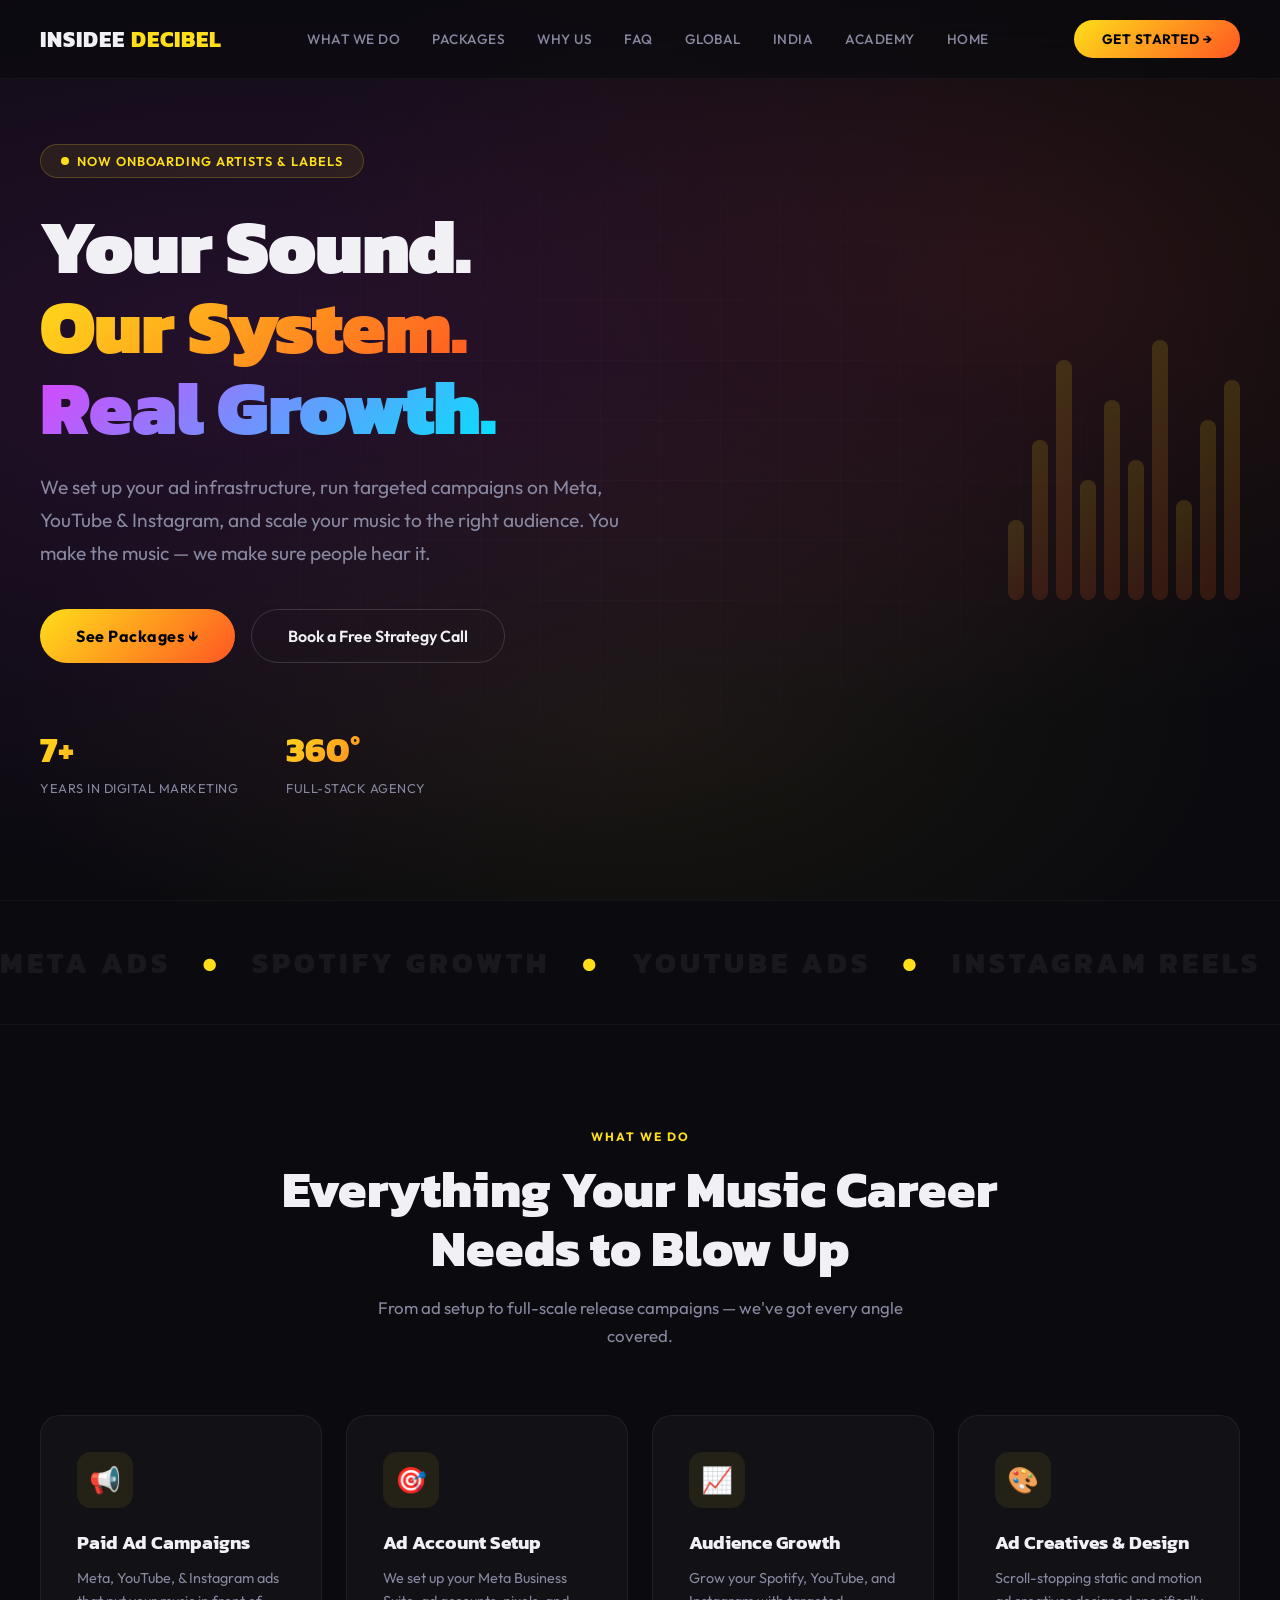
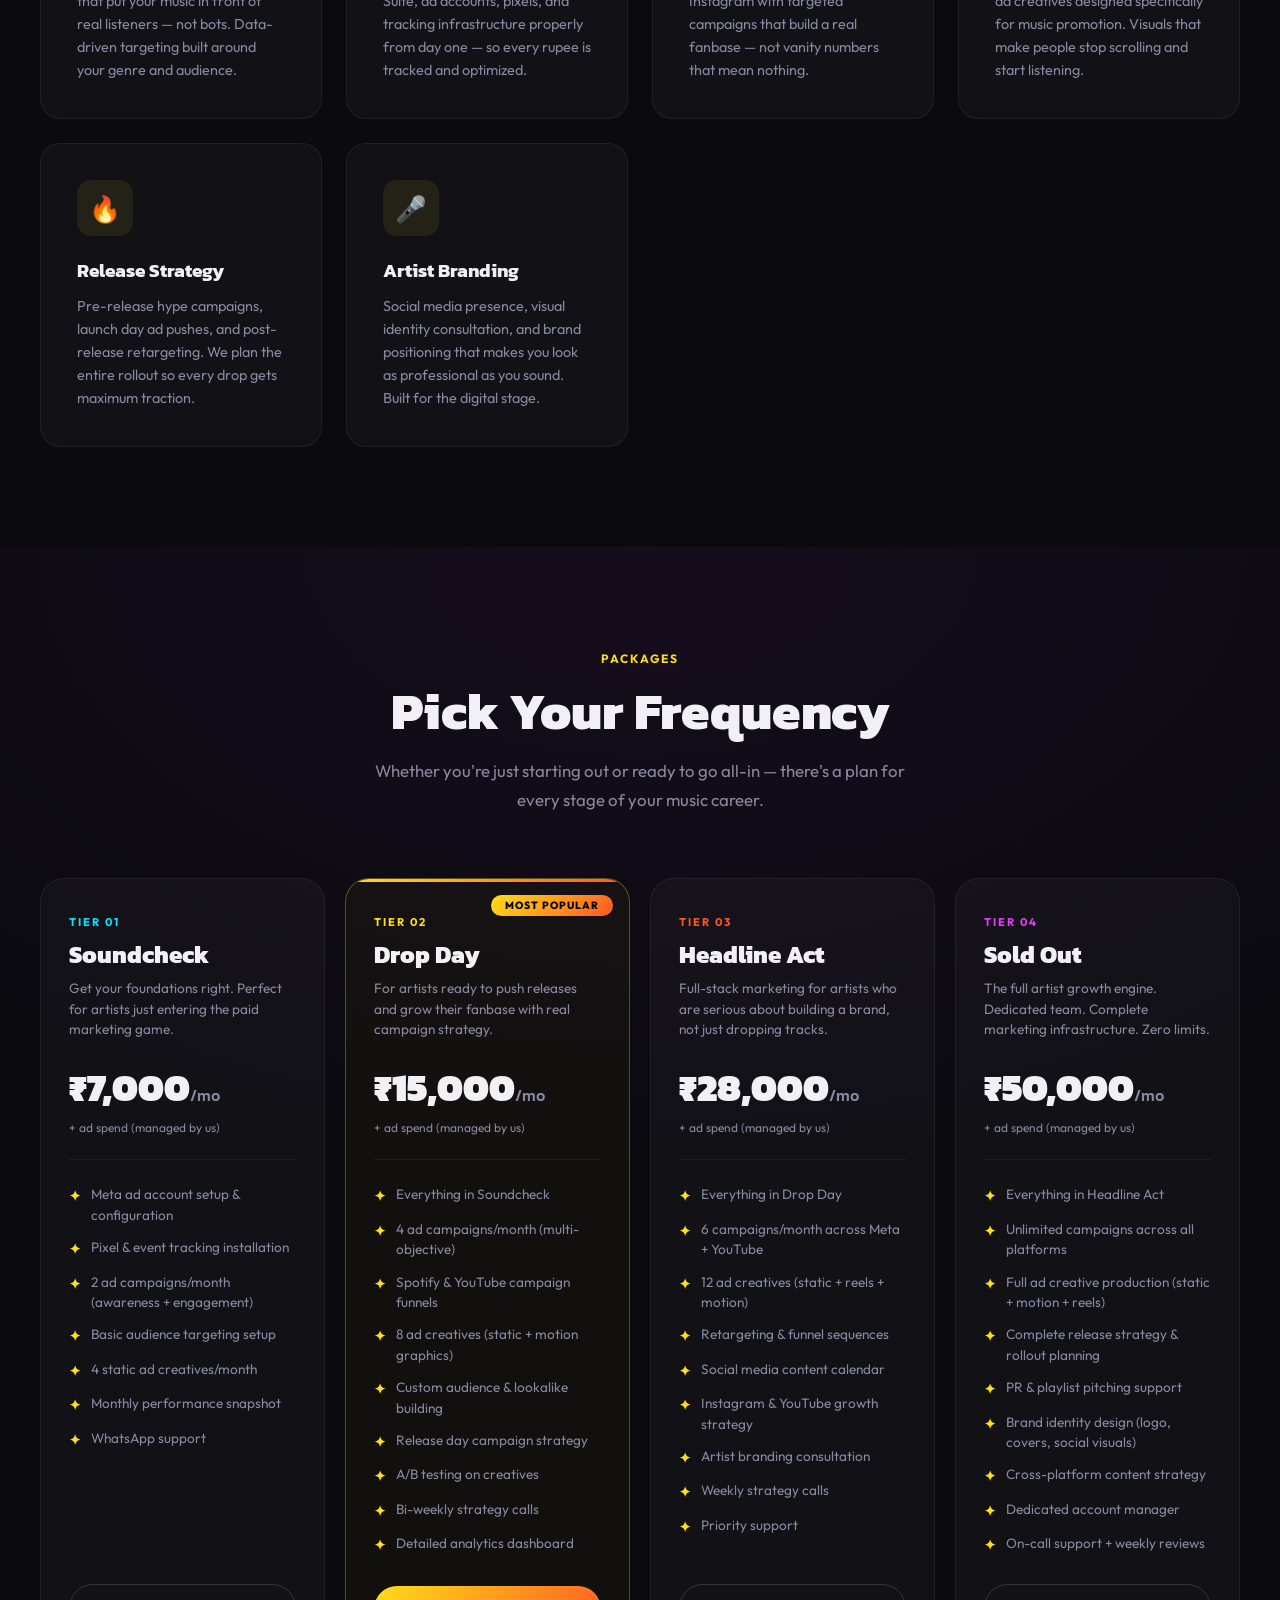
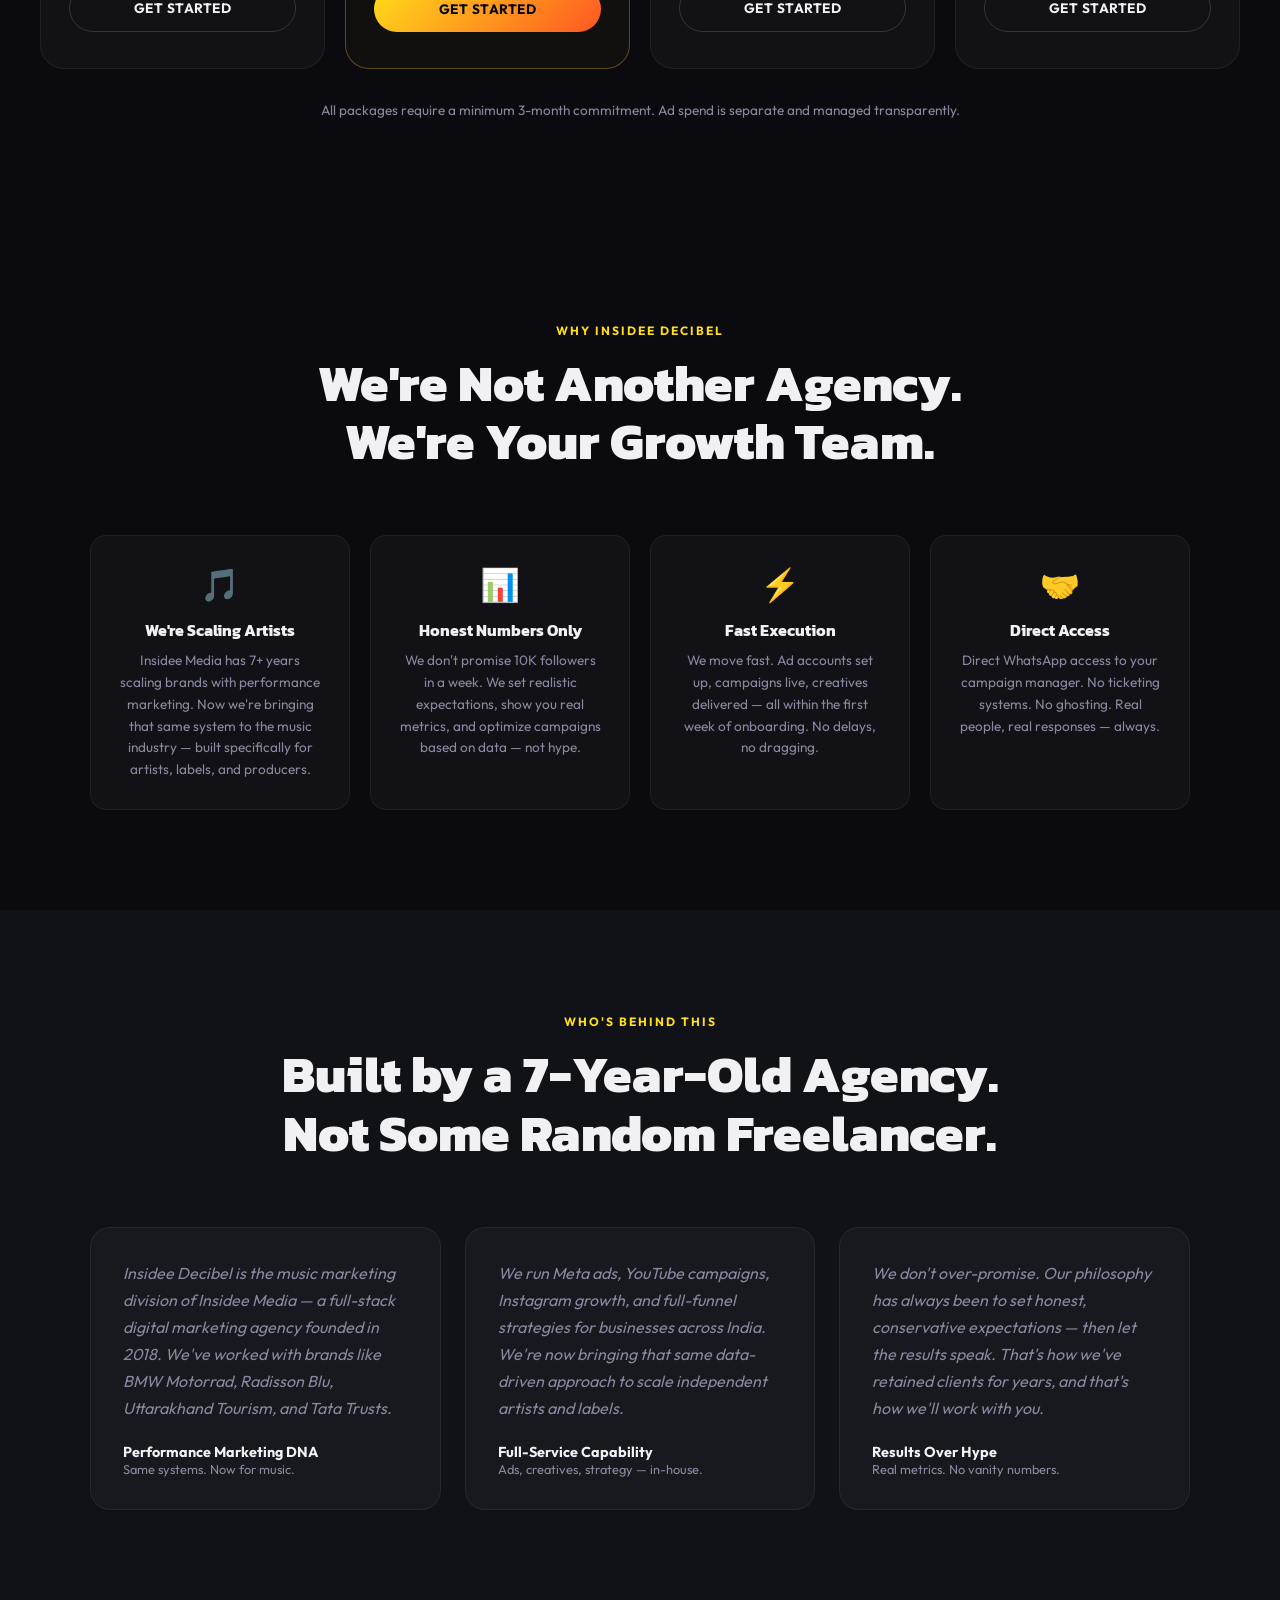
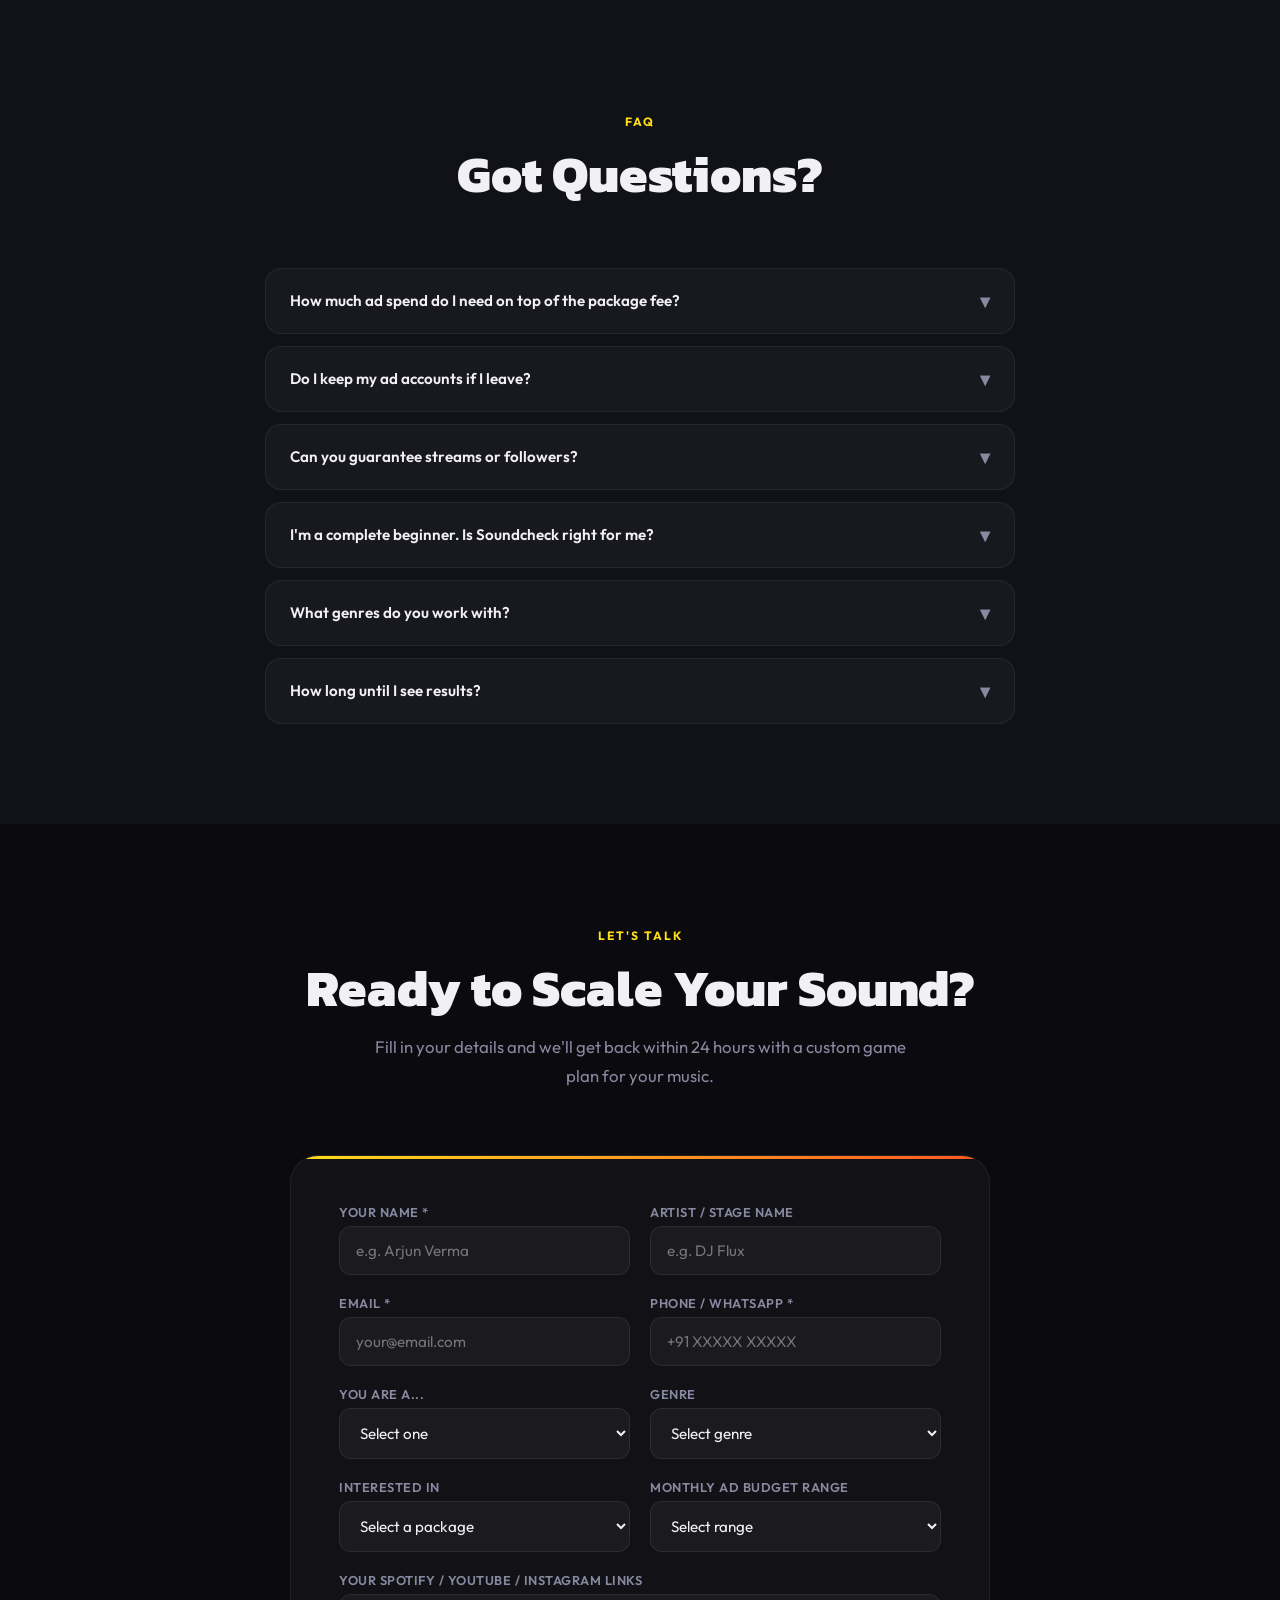
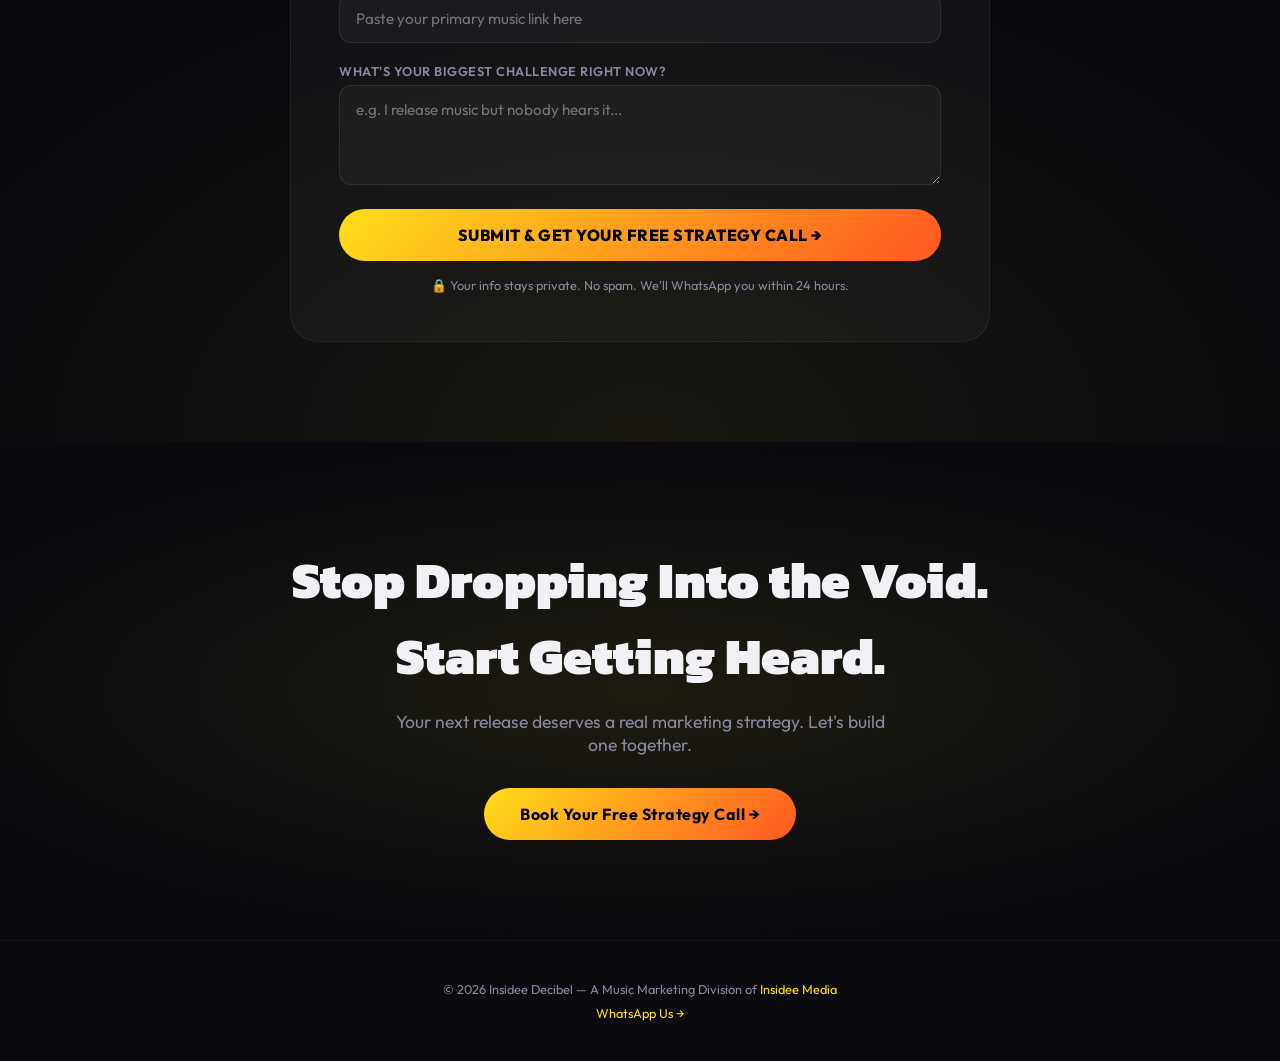
<file: decible/index.html>
<!DOCTYPE html>
<html lang="en">

<head>
    <meta charset="UTF-8">
    <meta name="viewport" content="width=device-width, initial-scale=1.0">
    <title>Insidee Decibel — Music Marketing by Insidee Media</title>
    <link
        href="https://fonts.googleapis.com/css2?family=Outfit:wght@300;400;500;600;700;800;900&family=Kanit:wght@400;500;600;700;800;900&display=swap"
        rel="stylesheet">
    <style>
        *,
        *::before,
        *::after {
            margin: 0;
            padding: 0;
            box-sizing: border-box
        }

        :root {
            --bg: #0a0a0f;
            --bg2: #111118;
            --bg3: #18182a;
            --text: #f0f0f5;
            --text-dim: #8888a0;
            --accent: #FFDE1A;
            --accent2: #FF5722;
            --accent3: #E040FB;
            --accent4: #00E5FF;
            --grad1: linear-gradient(135deg, #FFDE1A, #FF5722);
            --grad2: linear-gradient(135deg, #E040FB, #00E5FF);
            --grad3: linear-gradient(135deg, #FF5722, #E040FB);
            --card-bg: rgba(255, 255, 255, 0.03);
            --card-border: rgba(255, 255, 255, 0.06);
            --font-display: 'Kanit', sans-serif;
            --font-body: 'Outfit', sans-serif;
        }

        html {
            scroll-behavior: smooth;
            font-size: 16px
        }

        body {
            font-family: var(--font-body);
            background: var(--bg);
            color: var(--text);
            overflow-x: hidden;
            -webkit-font-smoothing: antialiased;
        }

        a {
            text-decoration: none;
            color: inherit
        }

        /* ===== PRELOADER ===== */
        .preloader {
            position: fixed;
            inset: 0;
            z-index: 9999;
            background: var(--bg);
            display: flex;
            align-items: center;
            justify-content: center;
            transition: opacity .6s, visibility .6s;
        }

        .preloader.hide {
            opacity: 0;
            visibility: hidden;
            pointer-events: none
        }

        .preloader-bars {
            display: flex;
            gap: 6px;
            align-items: end;
            height: 60px
        }

        .preloader-bars span {
            width: 6px;
            border-radius: 3px;
            background: var(--accent);
            animation: eqBar .8s ease-in-out infinite alternate;
        }

        .preloader-bars span:nth-child(1) {
            height: 20px;
            animation-delay: 0s
        }

        .preloader-bars span:nth-child(2) {
            height: 40px;
            animation-delay: .1s
        }

        .preloader-bars span:nth-child(3) {
            height: 60px;
            animation-delay: .2s
        }

        .preloader-bars span:nth-child(4) {
            height: 35px;
            animation-delay: .3s
        }

        .preloader-bars span:nth-child(5) {
            height: 50px;
            animation-delay: .15s
        }

        @keyframes eqBar {
            0% {
                height: 10px
            }

            100% {
                height: 60px
            }
        }

        /* ===== NAVBAR ===== */
        .navbar {
            position: fixed;
            top: 0;
            left: 0;
            right: 0;
            z-index: 100;
            padding: 20px 40px;
            display: flex;
            align-items: center;
            justify-content: space-between;
            background: rgba(10, 10, 15, .7);
            backdrop-filter: blur(20px);
            border-bottom: 1px solid rgba(255, 255, 255, .04);
            transition: transform .3s;
        }

        .nav-logo {
            font-family: var(--font-display);
            font-weight: 800;
            font-size: 1.4rem;
            letter-spacing: 1px;
        }

        .nav-logo span {
            color: var(--accent)
        }

        .nav-links {
            display: flex;
            gap: 32px;
            align-items: center
        }

        .nav-links a {
            font-size: .85rem;
            font-weight: 500;
            letter-spacing: .5px;
            color: var(--text-dim);
            transition: color .3s;
            text-transform: uppercase;
        }

        .nav-links a:hover {
            color: var(--accent)
        }

        .nav-cta {
            background: var(--grad1);
            color: #000;
            padding: 10px 28px;
            border-radius: 50px;
            font-weight: 700;
            font-size: .85rem;
            letter-spacing: .5px;
            text-transform: uppercase;
            transition: transform .3s, box-shadow .3s;
            border: none;
            cursor: pointer;
        }

        .nav-cta:hover {
            transform: translateY(-2px);
            box-shadow: 0 8px 30px rgba(255, 222, 26, .3)
        }

        /* ===== HERO ===== */
        .hero {
            min-height: 100vh;
            display: flex;
            align-items: center;
            position: relative;
            overflow: hidden;
            padding: 120px 40px 80px;
        }

        .hero-bg {
            position: absolute;
            inset: 0;
            background:
                radial-gradient(ellipse 80% 60% at 20% 40%, rgba(224, 64, 251, .12), transparent),
                radial-gradient(ellipse 60% 50% at 80% 30%, rgba(255, 87, 34, .1), transparent),
                radial-gradient(ellipse 50% 40% at 50% 80%, rgba(255, 222, 26, .06), transparent);
        }

        .hero-grid-overlay {
            position: absolute;
            inset: 0;
            background-image:
                linear-gradient(rgba(255, 255, 255, .02) 1px, transparent 1px),
                linear-gradient(90deg, rgba(255, 255, 255, .02) 1px, transparent 1px);
            background-size: 60px 60px;
            mask-image: radial-gradient(ellipse 70% 60% at 50% 50%, #000, transparent);
        }

        .hero-content {
            position: relative;
            z-index: 2;
            max-width: 900px;
        }

        .hero-badge {
            display: inline-flex;
            align-items: center;
            gap: 8px;
            background: rgba(255, 222, 26, .08);
            border: 1px solid rgba(255, 222, 26, .2);
            padding: 8px 20px;
            border-radius: 50px;
            font-size: .8rem;
            font-weight: 600;
            color: var(--accent);
            letter-spacing: 1px;
            text-transform: uppercase;
            margin-bottom: 28px;
            animation: fadeUp .8s ease-out both;
        }

        .hero-badge .pulse {
            width: 8px;
            height: 8px;
            border-radius: 50%;
            background: var(--accent);
            animation: pulse 2s infinite;
        }

        @keyframes pulse {

            0%,
            100% {
                opacity: 1;
                transform: scale(1)
            }

            50% {
                opacity: .5;
                transform: scale(1.5)
            }
        }

        .hero h1 {
            font-family: var(--font-display);
            font-size: clamp(2.8rem, 6vw, 5.5rem);
            font-weight: 900;
            line-height: 1.05;
            letter-spacing: -1px;
            margin-bottom: 24px;
            animation: fadeUp .8s ease-out .1s both;
        }

        .hero h1 .gradient-text {
            background: var(--grad1);
            -webkit-background-clip: text;
            -webkit-text-fill-color: transparent;
            background-clip: text;
        }

        .hero h1 .gradient-text-2 {
            background: var(--grad2);
            -webkit-background-clip: text;
            -webkit-text-fill-color: transparent;
            background-clip: text;
        }

        .hero p {
            font-size: 1.2rem;
            line-height: 1.7;
            color: var(--text-dim);
            max-width: 600px;
            margin-bottom: 40px;
            animation: fadeUp .8s ease-out .2s both;
        }

        .hero-ctas {
            display: flex;
            gap: 16px;
            flex-wrap: wrap;
            animation: fadeUp .8s ease-out .3s both;
        }

        .btn-primary {
            display: inline-flex;
            align-items: center;
            gap: 8px;
            background: var(--grad1);
            color: #000;
            padding: 16px 36px;
            border-radius: 60px;
            font-weight: 700;
            font-size: 1rem;
            letter-spacing: .5px;
            transition: transform .3s, box-shadow .3s;
            border: none;
            cursor: pointer;
            font-family: var(--font-body);
        }

        .btn-primary:hover {
            transform: translateY(-3px);
            box-shadow: 0 12px 40px rgba(255, 222, 26, .3)
        }

        .btn-secondary {
            display: inline-flex;
            align-items: center;
            gap: 8px;
            background: transparent;
            color: var(--text);
            padding: 16px 36px;
            border-radius: 60px;
            font-weight: 600;
            font-size: 1rem;
            border: 1px solid rgba(255, 255, 255, .15);
            transition: all .3s;
            cursor: pointer;
            font-family: var(--font-body);
        }

        .btn-secondary:hover {
            border-color: var(--accent);
            color: var(--accent)
        }

        .hero-stats {
            display: flex;
            gap: 48px;
            margin-top: 60px;
            animation: fadeUp .8s ease-out .4s both;
        }

        .stat {
            text-align: left
        }

        .stat-num {
            font-family: var(--font-display);
            font-size: 2.2rem;
            font-weight: 800;
            background: var(--grad1);
            -webkit-background-clip: text;
            -webkit-text-fill-color: transparent;
            background-clip: text;
        }

        .stat-label {
            font-size: .8rem;
            color: var(--text-dim);
            margin-top: 4px;
            letter-spacing: .5px;
            text-transform: uppercase
        }

        /* Floating equalizer */
        .hero-visual {
            position: absolute;
            right: 40px;
            top: 50%;
            transform: translateY(-50%);
            z-index: 1;
            opacity: .15;
        }

        .eq-container {
            display: flex;
            gap: 8px;
            align-items: end;
            height: 300px
        }

        .eq-bar {
            width: 16px;
            border-radius: 8px;
            background: var(--grad1);
            animation: eqFloat 1.5s ease-in-out infinite alternate;
        }

        .eq-bar:nth-child(1) {
            height: 80px;
            animation-delay: 0s
        }

        .eq-bar:nth-child(2) {
            height: 160px;
            animation-delay: .2s
        }

        .eq-bar:nth-child(3) {
            height: 240px;
            animation-delay: .1s
        }

        .eq-bar:nth-child(4) {
            height: 120px;
            animation-delay: .35s
        }

        .eq-bar:nth-child(5) {
            height: 200px;
            animation-delay: .15s
        }

        .eq-bar:nth-child(6) {
            height: 140px;
            animation-delay: .3s
        }

        .eq-bar:nth-child(7) {
            height: 260px;
            animation-delay: .05s
        }

        .eq-bar:nth-child(8) {
            height: 100px;
            animation-delay: .25s
        }

        .eq-bar:nth-child(9) {
            height: 180px;
            animation-delay: .4s
        }

        .eq-bar:nth-child(10) {
            height: 220px;
            animation-delay: .12s
        }

        @keyframes eqFloat {
            0% {
                height: 40px
            }

            100% {
                height: 280px
            }
        }

        @keyframes fadeUp {
            from {
                opacity: 0;
                transform: translateY(30px)
            }

            to {
                opacity: 1;
                transform: translateY(0)
            }
        }

        /* ===== SECTION COMMON ===== */
        .section {
            padding: 100px 40px
        }

        .section-header {
            text-align: center;
            margin-bottom: 64px
        }

        .section-tag {
            display: inline-block;
            font-size: .75rem;
            font-weight: 700;
            letter-spacing: 2px;
            text-transform: uppercase;
            color: var(--accent);
            margin-bottom: 16px;
        }

        .section-title {
            font-family: var(--font-display);
            font-size: clamp(2rem, 4vw, 3.2rem);
            font-weight: 800;
            line-height: 1.15;
            margin-bottom: 16px;
        }

        .section-subtitle {
            font-size: 1.05rem;
            color: var(--text-dim);
            max-width: 560px;
            margin: 0 auto;
            line-height: 1.7;
        }

        /* ===== WHAT WE DO ===== */
        .services-grid {
            display: grid;
            grid-template-columns: repeat(auto-fit, minmax(280px, 1fr));
            gap: 24px;
            max-width: 1200px;
            margin: 0 auto;
        }

        .service-card {
            background: var(--card-bg);
            border: 1px solid var(--card-border);
            border-radius: 20px;
            padding: 36px;
            transition: all .4s;
            position: relative;
            overflow: hidden;
        }

        .service-card::before {
            content: '';
            position: absolute;
            top: 0;
            left: 0;
            right: 0;
            height: 3px;
            background: var(--grad1);
            transform: scaleX(0);
            transform-origin: left;
            transition: transform .4s;
        }

        .service-card:hover::before {
            transform: scaleX(1)
        }

        .service-card:hover {
            border-color: rgba(255, 222, 26, .15);
            transform: translateY(-4px);
            box-shadow: 0 20px 60px rgba(0, 0, 0, .3);
        }

        .service-icon {
            width: 56px;
            height: 56px;
            border-radius: 14px;
            background: rgba(255, 222, 26, .08);
            display: flex;
            align-items: center;
            justify-content: center;
            font-size: 1.6rem;
            margin-bottom: 20px;
        }

        .service-card h3 {
            font-family: var(--font-display);
            font-size: 1.2rem;
            font-weight: 700;
            margin-bottom: 10px;
        }

        .service-card p {
            font-size: .9rem;
            color: var(--text-dim);
            line-height: 1.6
        }

        /* ===== PACKAGES ===== */
        .packages-section {
            background:
                radial-gradient(ellipse 80% 50% at 50% 0%, rgba(224, 64, 251, .06), transparent),
                var(--bg);
        }

        .packages-grid {
            display: grid;
            grid-template-columns: repeat(4, 1fr);
            gap: 20px;
            max-width: 1300px;
            margin: 0 auto;
        }

        .package-card {
            background: var(--card-bg);
            border: 1px solid var(--card-border);
            border-radius: 24px;
            padding: 36px 28px;
            position: relative;
            overflow: hidden;
            display: flex;
            flex-direction: column;
            transition: all .4s;
        }

        .package-card:hover {
            transform: translateY(-6px);
            box-shadow: 0 20px 60px rgba(0, 0, 0, .4);
        }

        .package-card.popular {
            border-color: rgba(255, 222, 26, .3);
            background: rgba(255, 222, 26, .03);
        }

        .package-card.popular::before {
            content: '';
            position: absolute;
            top: 0;
            left: 0;
            right: 0;
            height: 3px;
            background: var(--grad1);
        }

        .popular-badge {
            position: absolute;
            top: 16px;
            right: 16px;
            background: var(--grad1);
            color: #000;
            padding: 4px 14px;
            border-radius: 50px;
            font-size: .65rem;
            font-weight: 800;
            letter-spacing: 1px;
            text-transform: uppercase;
        }

        .package-tier {
            font-size: .7rem;
            font-weight: 700;
            letter-spacing: 2px;
            text-transform: uppercase;
            margin-bottom: 8px;
        }

        .tier-1 {
            color: #00E5FF
        }

        .tier-2 {
            color: var(--accent)
        }

        .tier-3 {
            color: var(--accent2)
        }

        .tier-4 {
            color: var(--accent3)
        }

        .package-name {
            font-family: var(--font-display);
            font-size: 1.5rem;
            font-weight: 800;
            margin-bottom: 6px;
        }

        .package-tagline {
            font-size: .85rem;
            color: var(--text-dim);
            margin-bottom: 20px;
            line-height: 1.5;
        }

        .package-price {
            font-family: var(--font-display);
            font-size: 2.4rem;
            font-weight: 900;
            margin-bottom: 4px;
        }

        .package-price span {
            font-size: 1rem;
            font-weight: 500;
            color: var(--text-dim)
        }

        .price-note {
            font-size: .75rem;
            color: var(--text-dim);
            margin-bottom: 24px
        }

        .package-divider {
            height: 1px;
            background: rgba(255, 255, 255, .06);
            margin-bottom: 24px;
        }

        .package-features {
            list-style: none;
            flex: 1;
            display: flex;
            flex-direction: column;
            gap: 12px;
            margin-bottom: 28px;
        }

        .package-features li {
            display: flex;
            align-items: flex-start;
            gap: 10px;
            font-size: .85rem;
            color: var(--text-dim);
            line-height: 1.5;
        }

        .package-features li .check {
            color: var(--accent);
            font-weight: 700;
            flex-shrink: 0;
            margin-top: 2px;
        }

        .package-btn {
            width: 100%;
            padding: 14px;
            border-radius: 50px;
            font-weight: 700;
            font-size: .85rem;
            letter-spacing: .5px;
            text-transform: uppercase;
            cursor: pointer;
            transition: all .3s;
            font-family: var(--font-body);
            text-align: center;
        }

        .package-btn-outline {
            background: transparent;
            border: 1px solid rgba(255, 255, 255, .15);
            color: var(--text);
        }

        .package-btn-outline:hover {
            border-color: var(--accent);
            color: var(--accent)
        }

        .package-btn-filled {
            background: var(--grad1);
            border: none;
            color: #000;
        }

        .package-btn-filled:hover {
            box-shadow: 0 8px 30px rgba(255, 222, 26, .3);
            transform: translateY(-2px)
        }

        /* ===== SOCIAL PROOF ===== */
        .proof-section {
            background: var(--bg2)
        }

        .proof-grid {
            display: grid;
            grid-template-columns: repeat(auto-fit, minmax(300px, 1fr));
            gap: 24px;
            max-width: 1100px;
            margin: 0 auto;
        }

        .proof-card {
            background: var(--card-bg);
            border: 1px solid var(--card-border);
            border-radius: 20px;
            padding: 32px;
        }

        .proof-card .quote {
            font-size: 1rem;
            line-height: 1.7;
            color: var(--text-dim);
            margin-bottom: 20px;
            font-style: italic;
        }

        .proof-card .author {
            font-weight: 700;
            font-size: .9rem
        }

        .proof-card .role {
            font-size: .8rem;
            color: var(--text-dim)
        }

        /* ===== WHY US ===== */
        .why-grid {
            display: grid;
            grid-template-columns: repeat(auto-fit, minmax(260px, 1fr));
            gap: 20px;
            max-width: 1100px;
            margin: 0 auto;
        }

        .why-card {
            background: var(--card-bg);
            border: 1px solid var(--card-border);
            border-radius: 16px;
            padding: 28px;
            text-align: center;
            transition: all .3s;
        }

        .why-card:hover {
            border-color: rgba(255, 222, 26, .15);
            transform: translateY(-3px)
        }

        .why-icon {
            font-size: 2rem;
            margin-bottom: 14px
        }

        .why-card h4 {
            font-family: var(--font-display);
            font-weight: 700;
            margin-bottom: 8px;
        }

        .why-card p {
            font-size: .85rem;
            color: var(--text-dim);
            line-height: 1.6
        }

        /* ===== CONTACT FORM ===== */
        .contact-section {
            background:
                radial-gradient(ellipse 60% 40% at 50% 100%, rgba(255, 222, 26, .06), transparent),
                var(--bg);
        }

        .contact-wrapper {
            max-width: 700px;
            margin: 0 auto;
            background: var(--card-bg);
            border: 1px solid var(--card-border);
            border-radius: 28px;
            padding: 48px;
            position: relative;
            overflow: hidden;
        }

        .contact-wrapper::before {
            content: '';
            position: absolute;
            top: 0;
            left: 0;
            right: 0;
            height: 3px;
            background: var(--grad1);
        }

        .form-grid {
            display: grid;
            grid-template-columns: 1fr 1fr;
            gap: 20px
        }

        .form-group {
            display: flex;
            flex-direction: column;
            gap: 6px
        }

        .form-group.full {
            grid-column: 1/-1
        }

        .form-group label {
            font-size: .8rem;
            font-weight: 600;
            letter-spacing: .5px;
            text-transform: uppercase;
            color: var(--text-dim);
        }

        .form-group input,
        .form-group select,
        .form-group textarea {
            background: rgba(255, 255, 255, .04);
            border: 1px solid rgba(255, 255, 255, .08);
            border-radius: 12px;
            padding: 14px 16px;
            color: var(--text);
            font-family: var(--font-body);
            font-size: .95rem;
            transition: border-color .3s;
            outline: none;
            width: 100%;
        }

        .form-group input:focus,
        .form-group select:focus,
        .form-group textarea:focus {
            border-color: var(--accent);
        }

        .form-group select option {
            background: var(--bg2);
            color: var(--text)
        }

        .form-group textarea {
            resize: vertical;
            min-height: 100px
        }

        .form-submit {
            margin-top: 24px;
            width: 100%;
            padding: 16px;
            background: var(--grad1);
            border: none;
            border-radius: 60px;
            color: #000;
            font-weight: 800;
            font-size: 1rem;
            letter-spacing: .5px;
            text-transform: uppercase;
            cursor: pointer;
            transition: all .3s;
            font-family: var(--font-body);
        }

        .form-submit:hover {
            box-shadow: 0 12px 40px rgba(255, 222, 26, .3);
            transform: translateY(-2px)
        }

        .form-note {
            text-align: center;
            margin-top: 16px;
            font-size: .8rem;
            color: var(--text-dim);
        }

        /* ===== FAQ ===== */
        .faq-section {
            background: var(--bg2)
        }

        .faq-list {
            max-width: 750px;
            margin: 0 auto;
            display: flex;
            flex-direction: column;
            gap: 12px
        }

        .faq-item {
            background: var(--card-bg);
            border: 1px solid var(--card-border);
            border-radius: 16px;
            overflow: hidden;
        }

        .faq-q {
            padding: 20px 24px;
            cursor: pointer;
            display: flex;
            align-items: center;
            justify-content: space-between;
            font-weight: 600;
            font-size: .95rem;
            transition: color .3s;
        }

        .faq-q:hover {
            color: var(--accent)
        }

        .faq-q .arrow {
            transition: transform .3s;
            font-size: 1.2rem;
            color: var(--text-dim)
        }

        .faq-item.open .faq-q .arrow {
            transform: rotate(180deg)
        }

        .faq-a {
            max-height: 0;
            overflow: hidden;
            transition: max-height .4s ease, padding .4s;
        }

        .faq-item.open .faq-a {
            max-height: 300px;
            padding: 0 24px 20px
        }

        .faq-a p {
            font-size: .9rem;
            color: var(--text-dim);
            line-height: 1.7
        }

        /* ===== FINAL CTA ===== */
        .final-cta {
            text-align: center;
            padding: 100px 40px;
            background:
                radial-gradient(ellipse 60% 50% at 50% 50%, rgba(255, 222, 26, .08), transparent),
                var(--bg);
        }

        .final-cta h2 {
            font-family: var(--font-display);
            font-size: clamp(2rem, 4vw, 3.5rem);
            font-weight: 900;
            margin-bottom: 16px;
        }

        .final-cta p {
            font-size: 1.1rem;
            color: var(--text-dim);
            max-width: 500px;
            margin: 0 auto 32px;
        }

        /* ===== FOOTER ===== */
        .footer {
            padding: 40px;
            text-align: center;
            border-top: 1px solid rgba(255, 255, 255, .04);
        }

        .footer p {
            font-size: .8rem;
            color: var(--text-dim)
        }

        .footer a {
            color: var(--accent)
        }

        /* ===== MARQUEE ===== */
        .marquee-section {
            padding: 40px 0;
            overflow: hidden;
            border-top: 1px solid rgba(255, 255, 255, .04);
            border-bottom: 1px solid rgba(255, 255, 255, .04);
        }

        .marquee-track {
            display: flex;
            gap: 60px;
            animation: marquee 25s linear infinite;
            width: max-content;
        }

        .marquee-item {
            font-family: var(--font-display);
            font-size: 1.8rem;
            font-weight: 800;
            color: rgba(255, 255, 255, .06);
            white-space: nowrap;
            text-transform: uppercase;
            letter-spacing: 4px;
        }

        .marquee-item .dot {
            color: var(--accent);
            margin: 0 20px
        }

        @keyframes marquee {
            0% {
                transform: translateX(0)
            }

            100% {
                transform: translateX(-50%)
            }
        }

        /* ===== RESPONSIVE ===== */
        @media(max-width:1100px) {
            .packages-grid {
                grid-template-columns: repeat(2, 1fr)
            }
        }

        @media(max-width:768px) {
            .navbar {
                padding: 16px 20px
            }

            .nav-links {
                display: none
            }

            .hero {
                padding: 100px 20px 60px
            }

            .section {
                padding: 60px 20px
            }

            .hero-stats {
                gap: 24px;
                flex-wrap: wrap
            }

            .hero-visual {
                display: none
            }

            .packages-grid {
                grid-template-columns: 1fr
            }

            .form-grid {
                grid-template-columns: 1fr
            }

            .form-group.half {
                grid-column: auto
            }

            .contact-wrapper {
                padding: 28px 20px
            }

            .proof-grid {
                grid-template-columns: 1fr
            }
        }

        @media(max-width:480px) {
            .hero h1 {
                font-size: 2.2rem
            }

            .hero-ctas {
                flex-direction: column
            }

            .btn-primary,
            .btn-secondary {
                width: 100%;
                justify-content: center
            }
        }

        /* ===== SCROLL REVEAL ===== */
        .reveal {
            opacity: 0;
            transform: translateY(40px);
            transition: all .7s ease-out
        }

        .reveal.visible {
            opacity: 1;
            transform: translateY(0)
        }

        /* ===== CUSTOM MODAL ===== */
        .modal-overlay {
            position: fixed;
            inset: 0;
            z-index: 10000;
            background: rgba(0, 0, 0, .65);
            backdrop-filter: blur(12px);
            display: flex;
            align-items: center;
            justify-content: center;
            opacity: 0;
            visibility: hidden;
            transition: opacity .4s, visibility .4s;
        }

        .modal-overlay.active {
            opacity: 1;
            visibility: visible;
        }

        .modal-box {
            background: var(--bg2);
            border: 1px solid rgba(255, 255, 255, .08);
            border-radius: 28px;
            padding: 48px 40px;
            max-width: 440px;
            width: 90%;
            text-align: center;
            position: relative;
            overflow: hidden;
            transform: scale(.85) translateY(30px);
            transition: transform .5s cubic-bezier(.16,1,.3,1);
        }

        .modal-overlay.active .modal-box {
            transform: scale(1) translateY(0);
        }

        .modal-box::before {
            content: '';
            position: absolute;
            top: 0;
            left: 0;
            right: 0;
            height: 3px;
            background: var(--grad1);
        }

        .modal-icon {
            width: 80px;
            height: 80px;
            border-radius: 50%;
            margin: 0 auto 24px;
            display: flex;
            align-items: center;
            justify-content: center;
            font-size: 2.2rem;
            position: relative;
        }

        .modal-icon.success {
            background: rgba(255, 222, 26, .1);
            box-shadow: 0 0 40px rgba(255, 222, 26, .15), 0 0 80px rgba(255, 222, 26, .05);
            animation: modalPulseGlow 2s ease-in-out infinite;
        }

        .modal-icon.error {
            background: rgba(255, 87, 34, .1);
            box-shadow: 0 0 40px rgba(255, 87, 34, .15);
        }

        @keyframes modalPulseGlow {
            0%, 100% { box-shadow: 0 0 40px rgba(255, 222, 26, .15), 0 0 80px rgba(255, 222, 26, .05); }
            50% { box-shadow: 0 0 60px rgba(255, 222, 26, .25), 0 0 100px rgba(255, 222, 26, .1); }
        }

        .modal-icon .checkmark {
            width: 40px;
            height: 40px;
            stroke: var(--accent);
            stroke-width: 3;
            fill: none;
            stroke-linecap: round;
            stroke-linejoin: round;
        }

        .modal-icon .checkmark .check-path {
            stroke-dasharray: 48;
            stroke-dashoffset: 48;
            animation: drawCheck .6s .3s ease forwards;
        }

        @keyframes drawCheck {
            to { stroke-dashoffset: 0; }
        }

        .modal-title {
            font-family: var(--font-display);
            font-size: 1.6rem;
            font-weight: 800;
            margin-bottom: 12px;
        }

        .modal-title .gradient-text {
            background: var(--grad1);
            -webkit-background-clip: text;
            -webkit-text-fill-color: transparent;
            background-clip: text;
        }

        .modal-msg {
            font-size: .95rem;
            color: var(--text-dim);
            line-height: 1.7;
            margin-bottom: 28px;
        }

        .modal-btn {
            display: inline-flex;
            align-items: center;
            gap: 8px;
            background: var(--grad1);
            color: #000;
            padding: 14px 36px;
            border-radius: 60px;
            font-weight: 700;
            font-size: .9rem;
            letter-spacing: .5px;
            border: none;
            cursor: pointer;
            font-family: var(--font-body);
            transition: transform .3s, box-shadow .3s;
        }

        .modal-btn:hover {
            transform: translateY(-2px);
            box-shadow: 0 8px 30px rgba(255, 222, 26, .3);
        }

        .modal-confetti {
            position: absolute;
            top: 0;
            left: 0;
            right: 0;
            height: 100%;
            pointer-events: none;
            overflow: hidden;
        }

        .confetti-dot {
            position: absolute;
            width: 6px;
            height: 6px;
            border-radius: 50%;
            top: -10px;
            animation: confettiFall 1.5s ease-out forwards;
            opacity: 0;
        }

        @keyframes confettiFall {
            0% { transform: translateY(0) rotate(0deg); opacity: 1; }
            100% { transform: translateY(350px) rotate(720deg); opacity: 0; }
        }
    </style>
</head>

<body>

    <!-- SUCCESS / ERROR MODAL -->
    <div class="modal-overlay" id="formModal">
        <div class="modal-box">
            <div class="modal-confetti" id="modalConfetti"></div>
            <div class="modal-icon" id="modalIcon">
                <svg class="checkmark" viewBox="0 0 40 40" id="modalCheckmark">
                    <path class="check-path" d="M10 20 L17 27 L30 13" />
                </svg>
                <span id="modalErrorIcon" style="display:none;">⚠️</span>
            </div>
            <h3 class="modal-title" id="modalTitle"></h3>
            <p class="modal-msg" id="modalMsg"></p>
            <button class="modal-btn" onclick="closeModal()">Got It ✨</button>
        </div>
    </div>

    <!-- PRELOADER -->
    <div class="preloader" id="preloader">
        <div class="preloader-bars">
            <span></span><span></span><span></span><span></span><span></span>
        </div>
    </div>

    <!-- NAVBAR -->
    <nav class="navbar">
        <div class="nav-logo">INSIDEE <span>DECIBEL</span></div>
        <div class="nav-links">
            <a href="#services">What We Do</a>
            <a href="#packages">Packages</a>
            <a href="#why">Why Us</a>
            <a href="#faq">FAQ</a>
            <a href="../global/index.html">Global</a>
            <a href="../india/index.html">India</a>
            <a href="../academy/index.html">Academy</a>
            <a href="../index.html">Home</a>
        </div>
        <a href="#contact" class="nav-cta">Get Started →</a>
    </nav>

    <!-- HERO -->
    <section class="hero">
        <div class="hero-bg"></div>
        <div class="hero-grid-overlay"></div>
        <div class="hero-content">
            <div class="hero-badge"><span class="pulse"></span> Now Onboarding Artists & Labels</div>
            <h1>Your Sound.<br><span class="gradient-text">Our System.</span><br><span class="gradient-text-2">Real
                    Growth.</span></h1>
            <p>We set up your ad infrastructure, run targeted campaigns on Meta, YouTube & Instagram, and scale your
                music to the right audience. You make the music — we make sure people hear it.</p>
            <div class="hero-ctas">
                <a href="#packages" class="btn-primary">See Packages ↓</a>
                <a href="#contact" class="btn-secondary">Book a Free Strategy Call</a>
            </div>
            <div class="hero-stats">
                <div class="stat">
                    <div class="stat-num">7+</div>
                    <div class="stat-label">Years in Digital Marketing</div>
                </div>
                <div class="stat">
                    <div class="stat-num">360°</div>
                    <div class="stat-label">Full-Stack Agency</div>
                </div>
            </div>
        </div>
        <div class="hero-visual">
            <div class="eq-container">
                <div class="eq-bar"></div>
                <div class="eq-bar"></div>
                <div class="eq-bar"></div>
                <div class="eq-bar"></div>
                <div class="eq-bar"></div>
                <div class="eq-bar"></div>
                <div class="eq-bar"></div>
                <div class="eq-bar"></div>
                <div class="eq-bar"></div>
                <div class="eq-bar"></div>
            </div>
        </div>
    </section>

    <!-- MARQUEE -->
    <div class="marquee-section">
        <div class="marquee-track">
            <span class="marquee-item">META ADS <span class="dot">●</span> SPOTIFY GROWTH <span class="dot">●</span>
                YOUTUBE ADS <span class="dot">●</span> INSTAGRAM REELS <span class="dot">●</span> AD CREATIVES <span
                    class="dot">●</span> AUDIENCE TARGETING <span class="dot">●</span> ARTIST BRANDING <span
                    class="dot">●</span> RELEASE STRATEGY</span>
            <span class="marquee-item">META ADS <span class="dot">●</span> SPOTIFY GROWTH <span class="dot">●</span>
                YOUTUBE ADS <span class="dot">●</span> INSTAGRAM REELS <span class="dot">●</span> AD CREATIVES <span
                    class="dot">●</span> AUDIENCE TARGETING <span class="dot">●</span> ARTIST BRANDING <span
                    class="dot">●</span> RELEASE STRATEGY</span>
        </div>
    </div>

    <!-- SERVICES -->
    <section class="section" id="services">
        <div class="section-header reveal">
            <div class="section-tag">What We Do</div>
            <h2 class="section-title">Everything Your Music Career<br>Needs to Blow Up</h2>
            <p class="section-subtitle">From ad setup to full-scale release campaigns — we've got every angle covered.
            </p>
        </div>
        <div class="services-grid">
            <div class="service-card reveal">
                <div class="service-icon">📢</div>
                <h3>Paid Ad Campaigns</h3>
                <p>Meta, YouTube, & Instagram ads that put your music in front of real listeners — not bots. Data-driven
                    targeting built around your genre and audience.</p>
            </div>
            <div class="service-card reveal">
                <div class="service-icon">🎯</div>
                <h3>Ad Account Setup</h3>
                <p>We set up your Meta Business Suite, ad accounts, pixels, and tracking infrastructure properly from
                    day one — so every rupee is tracked and optimized.</p>
            </div>
            <div class="service-card reveal">
                <div class="service-icon">📈</div>
                <h3>Audience Growth</h3>
                <p>Grow your Spotify, YouTube, and Instagram with targeted campaigns that build a real fanbase — not
                    vanity numbers that mean nothing.</p>
            </div>
            <div class="service-card reveal">
                <div class="service-icon">🎨</div>
                <h3>Ad Creatives & Design</h3>
                <p>Scroll-stopping static and motion ad creatives designed specifically for music promotion. Visuals
                    that make people stop scrolling and start listening.</p>
            </div>
            <div class="service-card reveal">
                <div class="service-icon">🔥</div>
                <h3>Release Strategy</h3>
                <p>Pre-release hype campaigns, launch day ad pushes, and post-release retargeting. We plan the entire
                    rollout so every drop gets maximum traction.</p>
            </div>
            <div class="service-card reveal">
                <div class="service-icon">🎤</div>
                <h3>Artist Branding</h3>
                <p>Social media presence, visual identity consultation, and brand positioning that makes you look as
                    professional as you sound. Built for the digital stage.</p>
            </div>
        </div>
    </section>

    <!-- PACKAGES -->
    <section class="section packages-section" id="packages">
        <div class="section-header reveal">
            <div class="section-tag">Packages</div>
            <h2 class="section-title">Pick Your <span class="gradient-text">Frequency</span></h2>
            <p class="section-subtitle">Whether you're just starting out or ready to go all-in — there's a plan for
                every stage of your music career.</p>
        </div>
        <div class="packages-grid">

            <!-- PACKAGE 1 -->
            <div class="package-card reveal">
                <div class="package-tier tier-1">TIER 01</div>
                <div class="package-name">Soundcheck</div>
                <div class="package-tagline">Get your foundations right. Perfect for artists just entering the paid
                    marketing game.</div>
                <div class="package-price">₹7,000<span>/mo</span></div>
                <div class="price-note">+ ad spend (managed by us)</div>
                <div class="package-divider"></div>
                <ul class="package-features">
                    <li><span class="check">✦</span> Meta ad account setup & configuration</li>
                    <li><span class="check">✦</span> Pixel & event tracking installation</li>
                    <li><span class="check">✦</span> 2 ad campaigns/month (awareness + engagement)</li>
                    <li><span class="check">✦</span> Basic audience targeting setup</li>
                    <li><span class="check">✦</span> 4 static ad creatives/month</li>
                    <li><span class="check">✦</span> Monthly performance snapshot</li>
                    <li><span class="check">✦</span> WhatsApp support</li>
                </ul>
                <a href="#contact" class="package-btn package-btn-outline">Get Started</a>
            </div>

            <!-- PACKAGE 2 -->
            <div class="package-card popular reveal">
                <span class="popular-badge">MOST POPULAR</span>
                <div class="package-tier tier-2">TIER 02</div>
                <div class="package-name">Drop Day</div>
                <div class="package-tagline">For artists ready to push releases and grow their fanbase with real
                    campaign strategy.</div>
                <div class="package-price">₹15,000<span>/mo</span></div>
                <div class="price-note">+ ad spend (managed by us)</div>
                <div class="package-divider"></div>
                <ul class="package-features">
                    <li><span class="check">✦</span> Everything in Soundcheck</li>
                    <li><span class="check">✦</span> 4 ad campaigns/month (multi-objective)</li>
                    <li><span class="check">✦</span> Spotify & YouTube campaign funnels</li>
                    <li><span class="check">✦</span> 8 ad creatives (static + motion graphics)</li>
                    <li><span class="check">✦</span> Custom audience & lookalike building</li>
                    <li><span class="check">✦</span> Release day campaign strategy</li>
                    <li><span class="check">✦</span> A/B testing on creatives</li>
                    <li><span class="check">✦</span> Bi-weekly strategy calls</li>
                    <li><span class="check">✦</span> Detailed analytics dashboard</li>
                </ul>
                <a href="#contact" class="package-btn package-btn-filled">Get Started</a>
            </div>

            <!-- PACKAGE 3 -->
            <div class="package-card reveal">
                <div class="package-tier tier-3">TIER 03</div>
                <div class="package-name">Headline Act</div>
                <div class="package-tagline">Full-stack marketing for artists who are serious about building a brand,
                    not just dropping tracks.</div>
                <div class="package-price">₹28,000<span>/mo</span></div>
                <div class="price-note">+ ad spend (managed by us)</div>
                <div class="package-divider"></div>
                <ul class="package-features">
                    <li><span class="check">✦</span> Everything in Drop Day</li>
                    <li><span class="check">✦</span> 6 campaigns/month across Meta + YouTube</li>
                    <li><span class="check">✦</span> 12 ad creatives (static + reels + motion)</li>
                    <li><span class="check">✦</span> Retargeting & funnel sequences</li>
                    <li><span class="check">✦</span> Social media content calendar</li>
                    <li><span class="check">✦</span> Instagram & YouTube growth strategy</li>
                    <li><span class="check">✦</span> Artist branding consultation</li>
                    <li><span class="check">✦</span> Weekly strategy calls</li>
                    <li><span class="check">✦</span> Priority support</li>
                </ul>
                <a href="#contact" class="package-btn package-btn-outline">Get Started</a>
            </div>

            <!-- PACKAGE 4 -->
            <div class="package-card reveal">
                <div class="package-tier tier-4">TIER 04</div>
                <div class="package-name">Sold Out</div>
                <div class="package-tagline">The full artist growth engine. Dedicated team. Complete marketing
                    infrastructure. Zero limits.</div>
                <div class="package-price">₹50,000<span>/mo</span></div>
                <div class="price-note">+ ad spend (managed by us)</div>
                <div class="package-divider"></div>
                <ul class="package-features">
                    <li><span class="check">✦</span> Everything in Headline Act</li>
                    <li><span class="check">✦</span> Unlimited campaigns across all platforms</li>
                    <li><span class="check">✦</span> Full ad creative production (static + motion + reels)</li>
                    <li><span class="check">✦</span> Complete release strategy & rollout planning</li>
                    <li><span class="check">✦</span> PR & playlist pitching support</li>
                    <li><span class="check">✦</span> Brand identity design (logo, covers, social visuals)</li>
                    <li><span class="check">✦</span> Cross-platform content strategy</li>
                    <li><span class="check">✦</span> Dedicated account manager</li>
                    <li><span class="check">✦</span> On-call support + weekly reviews</li>
                </ul>
                <a href="#contact" class="package-btn package-btn-outline">Get Started</a>
            </div>

        </div>
        <p style="text-align:center;margin-top:32px;font-size:.85rem;color:var(--text-dim)">All packages require a
            minimum 3-month commitment. Ad spend is separate and managed transparently.</p>
    </section>

    <!-- WHY US -->
    <section class="section" id="why">
        <div class="section-header reveal">
            <div class="section-tag">Why Insidee Decibel</div>
            <h2 class="section-title">We're Not Another Agency.<br>We're <span class="gradient-text">Your Growth
                    Team.</span></h2>
        </div>
        <div class="why-grid">
            <div class="why-card reveal">
                <div class="why-icon">🎵</div>
                <h4>We're Scaling Artists</h4>
                <p>Insidee Media has 7+ years scaling brands with performance marketing. Now we're bringing that same
                    system to the music industry — built specifically for artists, labels, and producers.</p>
            </div>
            <div class="why-card reveal">
                <div class="why-icon">📊</div>
                <h4>Honest Numbers Only</h4>
                <p>We don't promise 10K followers in a week. We set realistic expectations, show you real metrics, and
                    optimize campaigns based on data — not hype.</p>
            </div>
            <div class="why-card reveal">
                <div class="why-icon">⚡</div>
                <h4>Fast Execution</h4>
                <p>We move fast. Ad accounts set up, campaigns live, creatives delivered — all within the first week of
                    onboarding. No delays, no dragging.</p>
            </div>
            <div class="why-card reveal">
                <div class="why-icon">🤝</div>
                <h4>Direct Access</h4>
                <p>Direct WhatsApp access to your campaign manager. No ticketing systems. No ghosting. Real people, real
                    responses — always.</p>
            </div>
        </div>
    </section>

    <!-- CREDIBILITY -->
    <section class="section proof-section">
        <div class="section-header reveal">
            <div class="section-tag">Who's Behind This</div>
            <h2 class="section-title">Built by a 7-Year-Old Agency.<br>Not Some Random Freelancer.</h2>
        </div>
        <div class="proof-grid">
            <div class="proof-card reveal">
                <div class="quote">Insidee Decibel is the music marketing division of Insidee Media — a full-stack
                    digital marketing agency founded in 2018. We've worked with brands like BMW Motorrad, Radisson Blu,
                    Uttarakhand Tourism, and Tata Trusts.</div>
                <div class="author">Performance Marketing DNA</div>
                <div class="role">Same systems. Now for music.</div>
            </div>
            <div class="proof-card reveal">
                <div class="quote">We run Meta ads, YouTube campaigns, Instagram growth, and full-funnel strategies for
                    businesses across India. We're now bringing that same data-driven approach to scale independent
                    artists and labels.</div>
                <div class="author">Full-Service Capability</div>
                <div class="role">Ads, creatives, strategy — in-house.</div>
            </div>
            <div class="proof-card reveal">
                <div class="quote">We don't over-promise. Our philosophy has always been to set honest, conservative
                    expectations — then let the results speak. That's how we've retained clients for years, and that's
                    how we'll work with you.</div>
                <div class="author">Results Over Hype</div>
                <div class="role">Real metrics. No vanity numbers.</div>
            </div>
        </div>
    </section>

    <!-- FAQ -->
    <section class="section faq-section" id="faq">
        <div class="section-header reveal">
            <div class="section-tag">FAQ</div>
            <h2 class="section-title">Got Questions?</h2>
        </div>
        <div class="faq-list">
            <div class="faq-item reveal">
                <div class="faq-q">How much ad spend do I need on top of the package fee? <span class="arrow">▾</span>
                </div>
                <div class="faq-a">
                    <p>We recommend a minimum of ₹5,000–₹10,000/month ad spend for Soundcheck, and ₹15,000+ for higher
                        tiers. The ad spend goes directly to Meta/YouTube — we manage it transparently and you own the
                        accounts.</p>
                </div>
            </div>
            <div class="faq-item reveal">
                <div class="faq-q">Do I keep my ad accounts if I leave? <span class="arrow">▾</span></div>
                <div class="faq-a">
                    <p>Absolutely. Everything is set up under your business — ad accounts, pixels, audiences. It's yours
                        forever. We believe in building assets for our artists, not locking them in.</p>
                </div>
            </div>
            <div class="faq-item reveal">
                <div class="faq-q">Can you guarantee streams or followers? <span class="arrow">▾</span></div>
                <div class="faq-a">
                    <p>We don't guarantee vanity numbers because that's not how real marketing works. What we guarantee
                        is strategic, data-driven campaigns that put your music in front of the right people. Real
                        growth takes real effort — we bring the system, you bring the music.</p>
                </div>
            </div>
            <div class="faq-item reveal">
                <div class="faq-q">I'm a complete beginner. Is Soundcheck right for me? <span class="arrow">▾</span>
                </div>
                <div class="faq-a">
                    <p>Yes! Soundcheck is specifically designed for artists who have never run paid campaigns. We set up
                        everything from scratch — your ad accounts, tracking, audiences — and launch your first
                        campaigns. You'll go from zero infrastructure to running ads within a week.</p>
                </div>
            </div>
            <div class="faq-item reveal">
                <div class="faq-q">What genres do you work with? <span class="arrow">▾</span></div>
                <div class="faq-a">
                    <p>All of them. Hip-hop, EDM, pop, indie, Punjabi, classical fusion, Bollywood — genre doesn't
                        matter. Marketing principles are universal. We adapt the targeting and creative strategy to
                        match your audience.</p>
                </div>
            </div>
            <div class="faq-item reveal">
                <div class="faq-q">How long until I see results? <span class="arrow">▾</span></div>
                <div class="faq-a">
                    <p>You'll see ad data within 48 hours of launch. Meaningful traction typically builds over 4-8 weeks
                        as we optimize targeting and creatives. That's why we require a 3-month minimum — it takes time
                        to build a real growth engine.</p>
                </div>
            </div>
        </div>
    </section>

    <!-- CONTACT FORM -->
    <section class="section contact-section" id="contact">
        <div class="section-header reveal">
            <div class="section-tag">Let's Talk</div>
            <h2 class="section-title">Ready to <span class="gradient-text">Scale</span> Your Sound?</h2>
            <p class="section-subtitle">Fill in your details and we'll get back within 24 hours with a custom game plan
                for your music.</p>
        </div>
        <div class="contact-wrapper reveal">
            <form id="musicContactForm" onsubmit="handleSubmit(event)">
                <div class="form-grid">
                    <div class="form-group">
                        <label>Your Name *</label>
                        <input type="text" id="form-name" placeholder="e.g. Arjun Verma" required>
                    </div>
                    <div class="form-group">
                        <label>Artist / Stage Name</label>
                        <input type="text" id="form-stage" placeholder="e.g. DJ Flux">
                    </div>
                    <div class="form-group">
                        <label>Email *</label>
                        <input type="email" id="form-email" placeholder="your@email.com" required>
                    </div>
                    <div class="form-group">
                        <label>Phone / WhatsApp *</label>
                        <input type="tel" id="form-phone" placeholder="+91 XXXXX XXXXX" required>
                    </div>
                    <div class="form-group">
                        <label>You Are A...</label>
                        <select id="form-role">
                            <option value="">Select one</option>
                            <option>Independent Artist</option>
                            <option>Band / Group</option>
                            <option>Music Producer</option>
                            <option>DJ</option>
                            <option>Singer-Songwriter</option>
                            <option>Record Label</option>
                            <option>Music Manager</option>
                            <option>Other</option>
                        </select>
                    </div>
                    <div class="form-group">
                        <label>Genre</label>
                        <select id="form-genre">
                            <option value="">Select genre</option>
                            <option>Hip-Hop / Rap</option>
                            <option>EDM / Electronic</option>
                            <option>Pop</option>
                            <option>Indie / Alternative</option>
                            <option>Punjabi</option>
                            <option>Bollywood / Film</option>
                            <option>Classical / Fusion</option>
                            <option>R&B / Soul</option>
                            <option>Rock / Metal</option>
                            <option>Lo-Fi / Chill</option>
                            <option>Other</option>
                        </select>
                    </div>
                    <div class="form-group">
                        <label>Interested In</label>
                        <select id="form-package">
                            <option value="">Select a package</option>
                            <option>Soundcheck — ₹7,000/mo</option>
                            <option>Drop Day — ₹15,000/mo</option>
                            <option>Headline Act — ₹28,000/mo</option>
                            <option>Sold Out — ₹50,000/mo</option>
                            <option>Not sure — help me decide</option>
                        </select>
                    </div>
                    <div class="form-group">
                        <label>Monthly Ad Budget Range</label>
                        <select id="form-budget">
                            <option value="">Select range</option>
                            <option>₹5,000 – ₹10,000</option>
                            <option>₹10,000 – ₹25,000</option>
                            <option>₹25,000 – ₹50,000</option>
                            <option>₹50,000+</option>
                            <option>Not sure yet</option>
                        </select>
                    </div>
                    <div class="form-group full">
                        <label>Your Spotify / YouTube / Instagram Links</label>
                        <input type="text" id="form-links" placeholder="Paste your primary music link here">
                    </div>
                    <div class="form-group full">
                        <label>What's Your Biggest Challenge Right Now?</label>
                        <textarea id="form-challenge"
                            placeholder="e.g. I release music but nobody hears it..."></textarea>
                    </div>
                </div>
                <button type="submit" class="form-submit" id="submitBtn">Submit & Get Your Free Strategy Call →</button>
            </form>
            <p class="form-note">🔒 Your info stays private. No spam. We'll WhatsApp you within 24 hours.</p>
        </div>
    </section>

    <script>
        async function handleSubmit(event) {
            // 1. This prevents the page from refreshing instantly
            event.preventDefault();

            const scriptURL = 'https://script.google.com/macros/s/AKfycby6WII0KGlptPgoF6xPU-ZMnnk42Hurw9G1VRgrLipW_0ISlH15S5keZcVdFUElH5M/exec';
            const submitBtn = document.getElementById('submitBtn');

            // Collect Data
            const data = {
                name: document.getElementById('form-name').value,
                stageName: document.getElementById('form-stage').value,
                email: document.getElementById('form-email').value,
                phone: document.getElementById('form-phone').value,
                role: document.getElementById('form-role').value,
                genre: document.getElementById('form-genre').value,
                package: document.getElementById('form-package').value,
                budget: document.getElementById('form-budget').value,
                links: document.getElementById('form-links').value,
                challenge: document.getElementById('form-challenge').value
            };

            // UI State Change
            submitBtn.innerText = "Sending...";
            submitBtn.disabled = true;

            try {
                await fetch(scriptURL, {
                    method: 'POST',
                    mode: 'no-cors',
                    // 2. Changed to text/plain to bypass Google's strict CORS preflight checks
                    headers: { 'Content-Type': 'text/plain;charset=utf-8' },
                    body: JSON.stringify(data)
                });

                // Show success modal
                showModal(
                    'success',
                    'You\'re <span class="gradient-text">In!</span> 🎶',
                    'Your details have been sent successfully. Our team will reach out on WhatsApp within 24 hours with a custom strategy for your music.'
                );

                // Clear the form fields
                document.getElementById('musicContactForm').reset();

            } catch (error) {
                console.error('Error!', error.message);
                showModal(
                    'error',
                    'Oops! Something Went Wrong',
                    'There was an error submitting the form. Please check your internet connection and try again.'
                );
            } finally {
                // Reset the button state
                submitBtn.innerText = "Submit & Get Your Free Strategy Call →";
                submitBtn.disabled = false;
            }
        }

        function showModal(type, title, message) {
            const overlay = document.getElementById('formModal');
            const icon = document.getElementById('modalIcon');
            const checkmark = document.getElementById('modalCheckmark');
            const errorIcon = document.getElementById('modalErrorIcon');
            const confettiContainer = document.getElementById('modalConfetti');

            document.getElementById('modalTitle').innerHTML = title;
            document.getElementById('modalMsg').innerHTML = message;

            // Reset classes
            icon.className = 'modal-icon';
            confettiContainer.innerHTML = '';

            if (type === 'success') {
                icon.classList.add('success');
                checkmark.style.display = '';
                errorIcon.style.display = 'none';
                // Re-trigger checkmark animation
                const path = checkmark.querySelector('.check-path');
                path.style.animation = 'none';
                path.offsetHeight; // force reflow
                path.style.animation = '';
                // Spawn confetti
                spawnConfetti(confettiContainer);
            } else {
                icon.classList.add('error');
                checkmark.style.display = 'none';
                errorIcon.style.display = '';
            }

            overlay.classList.add('active');
            document.body.style.overflow = 'hidden';
        }

        function closeModal() {
            const overlay = document.getElementById('formModal');
            overlay.classList.remove('active');
            document.body.style.overflow = '';
        }

        function spawnConfetti(container) {
            const colors = ['#FFDE1A', '#FF5722', '#E040FB', '#00E5FF', '#76FF03', '#FFD740'];
            for (let i = 0; i < 30; i++) {
                const dot = document.createElement('div');
                dot.className = 'confetti-dot';
                dot.style.left = Math.random() * 100 + '%';
                dot.style.background = colors[Math.floor(Math.random() * colors.length)];
                dot.style.animationDelay = (Math.random() * 0.8) + 's';
                dot.style.animationDuration = (1 + Math.random() * 1) + 's';
                dot.style.width = (4 + Math.random() * 6) + 'px';
                dot.style.height = dot.style.width;
                container.appendChild(dot);
            }
        }

        // Close modal on overlay click
        document.getElementById('formModal').addEventListener('click', function(e) {
            if (e.target === this) closeModal();
        });
    </script>

    <!-- FINAL CTA -->
    <section class="final-cta">
        <h2 class="reveal">Stop Dropping Into the Void.<br><span class="gradient-text">Start Getting Heard.</span></h2>
        <p class="reveal">Your next release deserves a real marketing strategy. Let's build one together.</p>
        <a href="#contact" class="btn-primary reveal" style="display:inline-flex">Book Your Free Strategy Call →</a>
    </section>

    <!-- FOOTER -->
    <footer class="footer">
        <p>© 2026 Insidee Decibel — A Music Marketing Division of <a href="https://insideemedia.com"
                target="_blank">Insidee Media</a></p>
        <p style="margin-top:8px">
            <a href="https://wa.me/918077002038" target="_blank" style="color:var(--accent)">WhatsApp Us →</a>
        </p>
    </footer>

    <script>
        // Preloader
        window.addEventListener('load', () => {
            setTimeout(() => document.getElementById('preloader').classList.add('hide'), 800);
        });

        // FAQ Accordion
        document.querySelectorAll('.faq-q').forEach(q => {
            q.addEventListener('click', () => {
                const item = q.parentElement;
                document.querySelectorAll('.faq-item').forEach(i => { if (i !== item) i.classList.remove('open') });
                item.classList.toggle('open');
            });
        });

        // Scroll Reveal
        const observer = new IntersectionObserver((entries) => {
            entries.forEach(e => { if (e.isIntersecting) { e.target.classList.add('visible'); observer.unobserve(e.target) } });
        }, { threshold: 0.1 });
        document.querySelectorAll('.reveal').forEach(el => observer.observe(el));

        // Form Submit — handled by the script above the Final CTA section

        // Smooth nav hide on scroll
        let lastScroll = 0;
        const nav = document.querySelector('.navbar');
        window.addEventListener('scroll', () => {
            const curr = window.scrollY;
            if (curr > lastScroll && curr > 100) { nav.style.transform = 'translateY(-100%)'; }
            else { nav.style.transform = 'translateY(0)'; }
            lastScroll = curr;
        });
    </script>

</body>

</html>
</file>
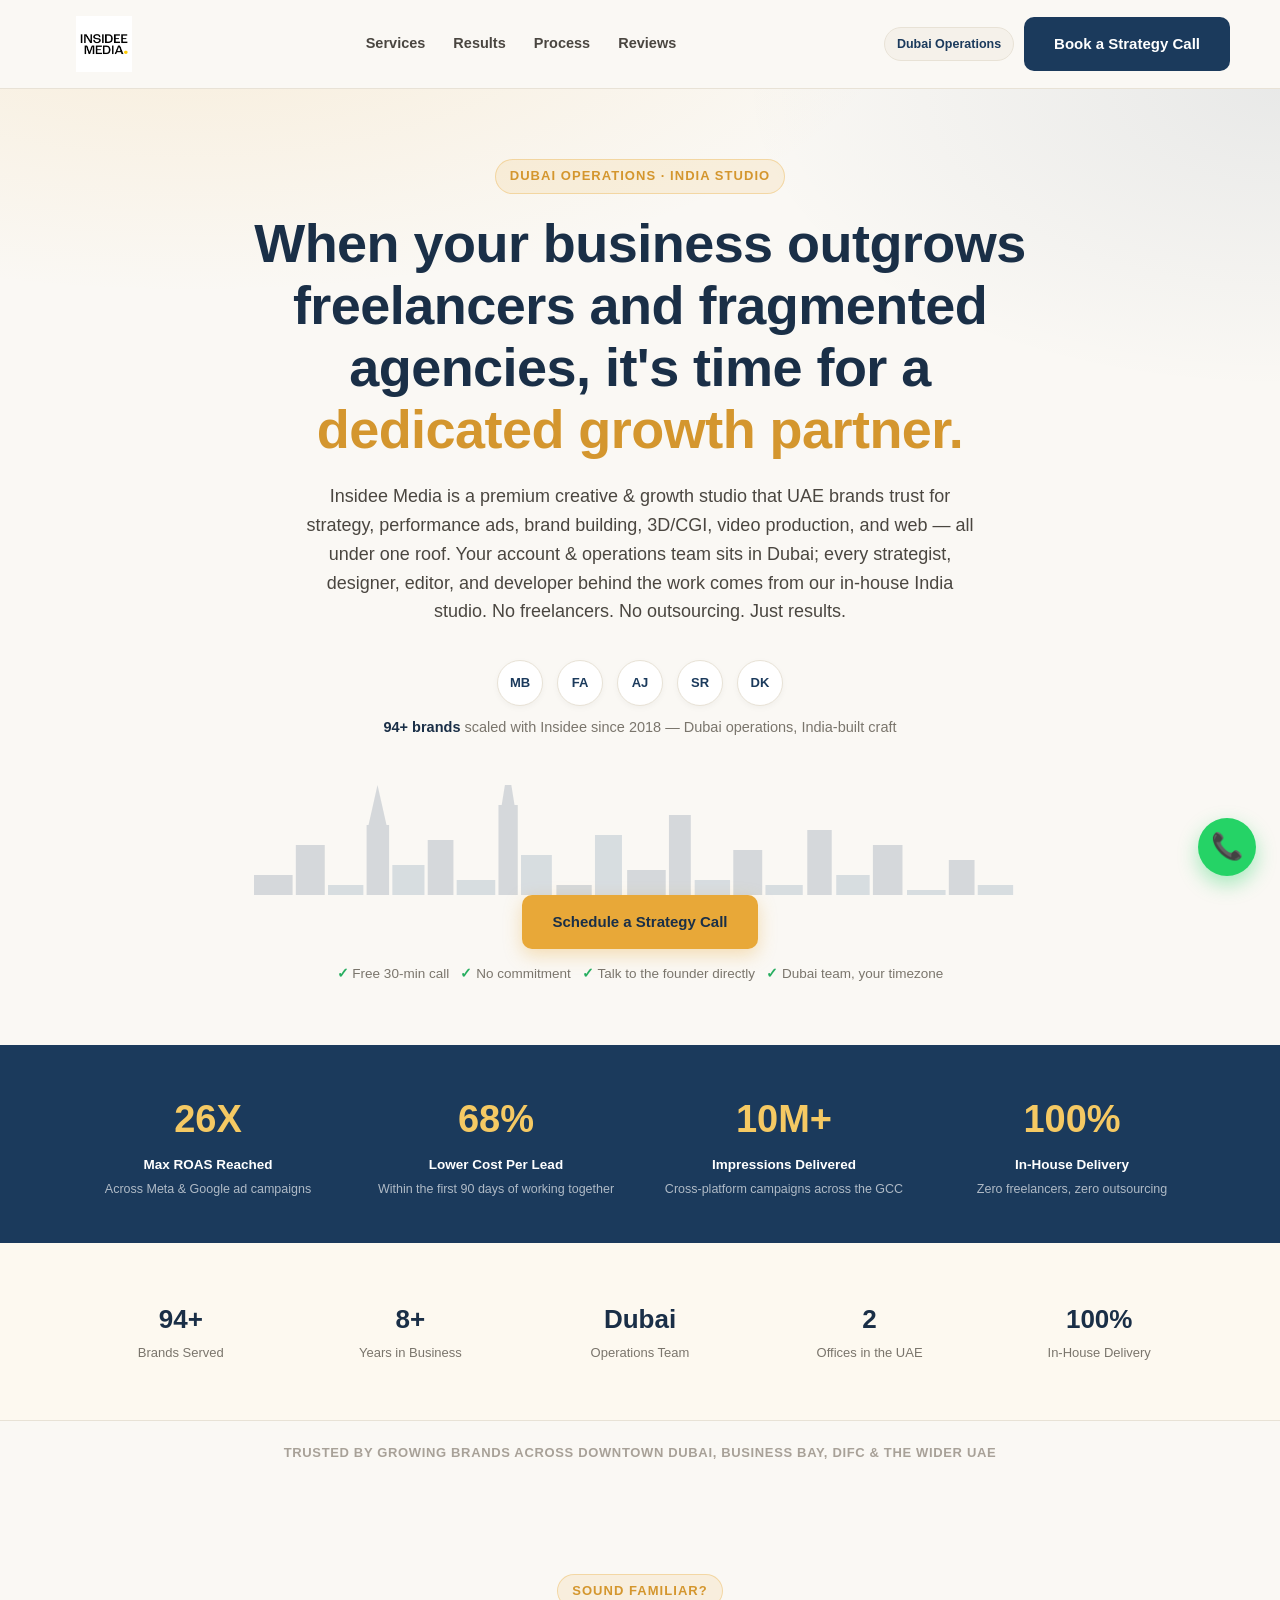
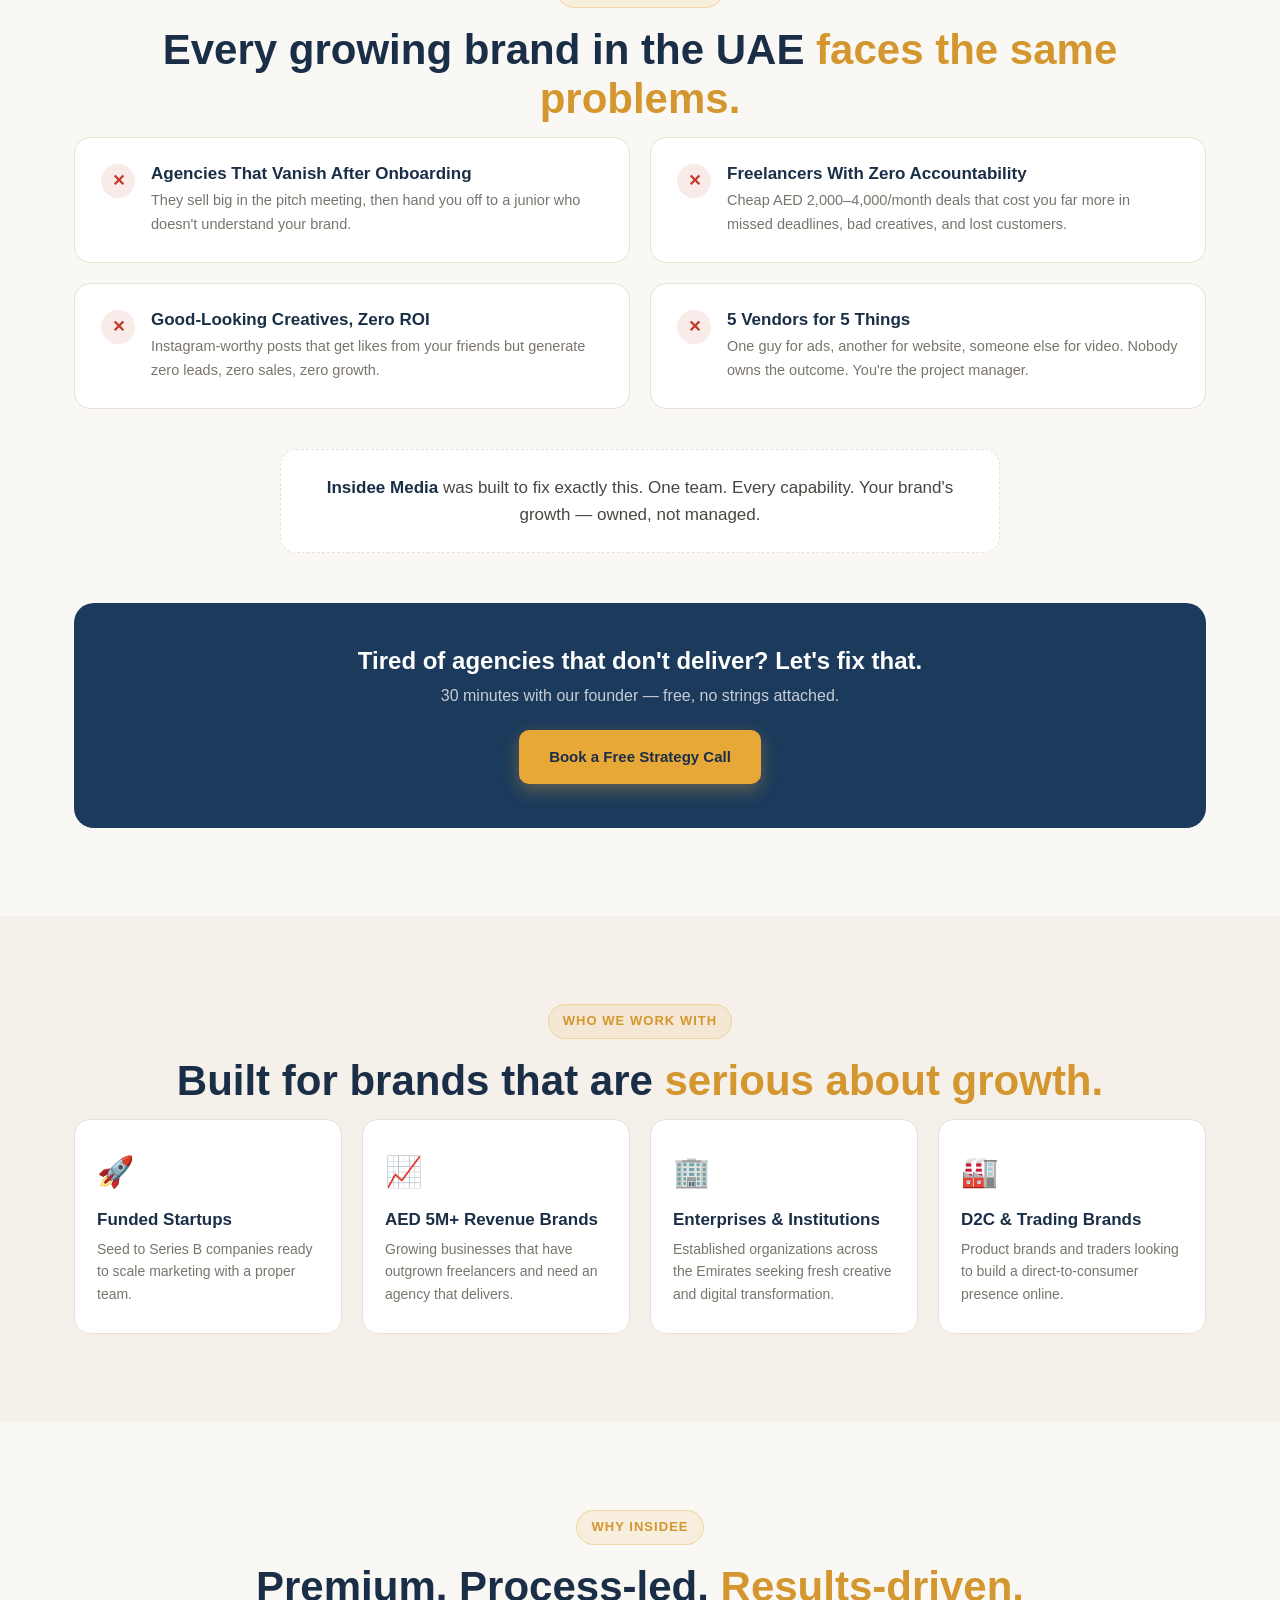
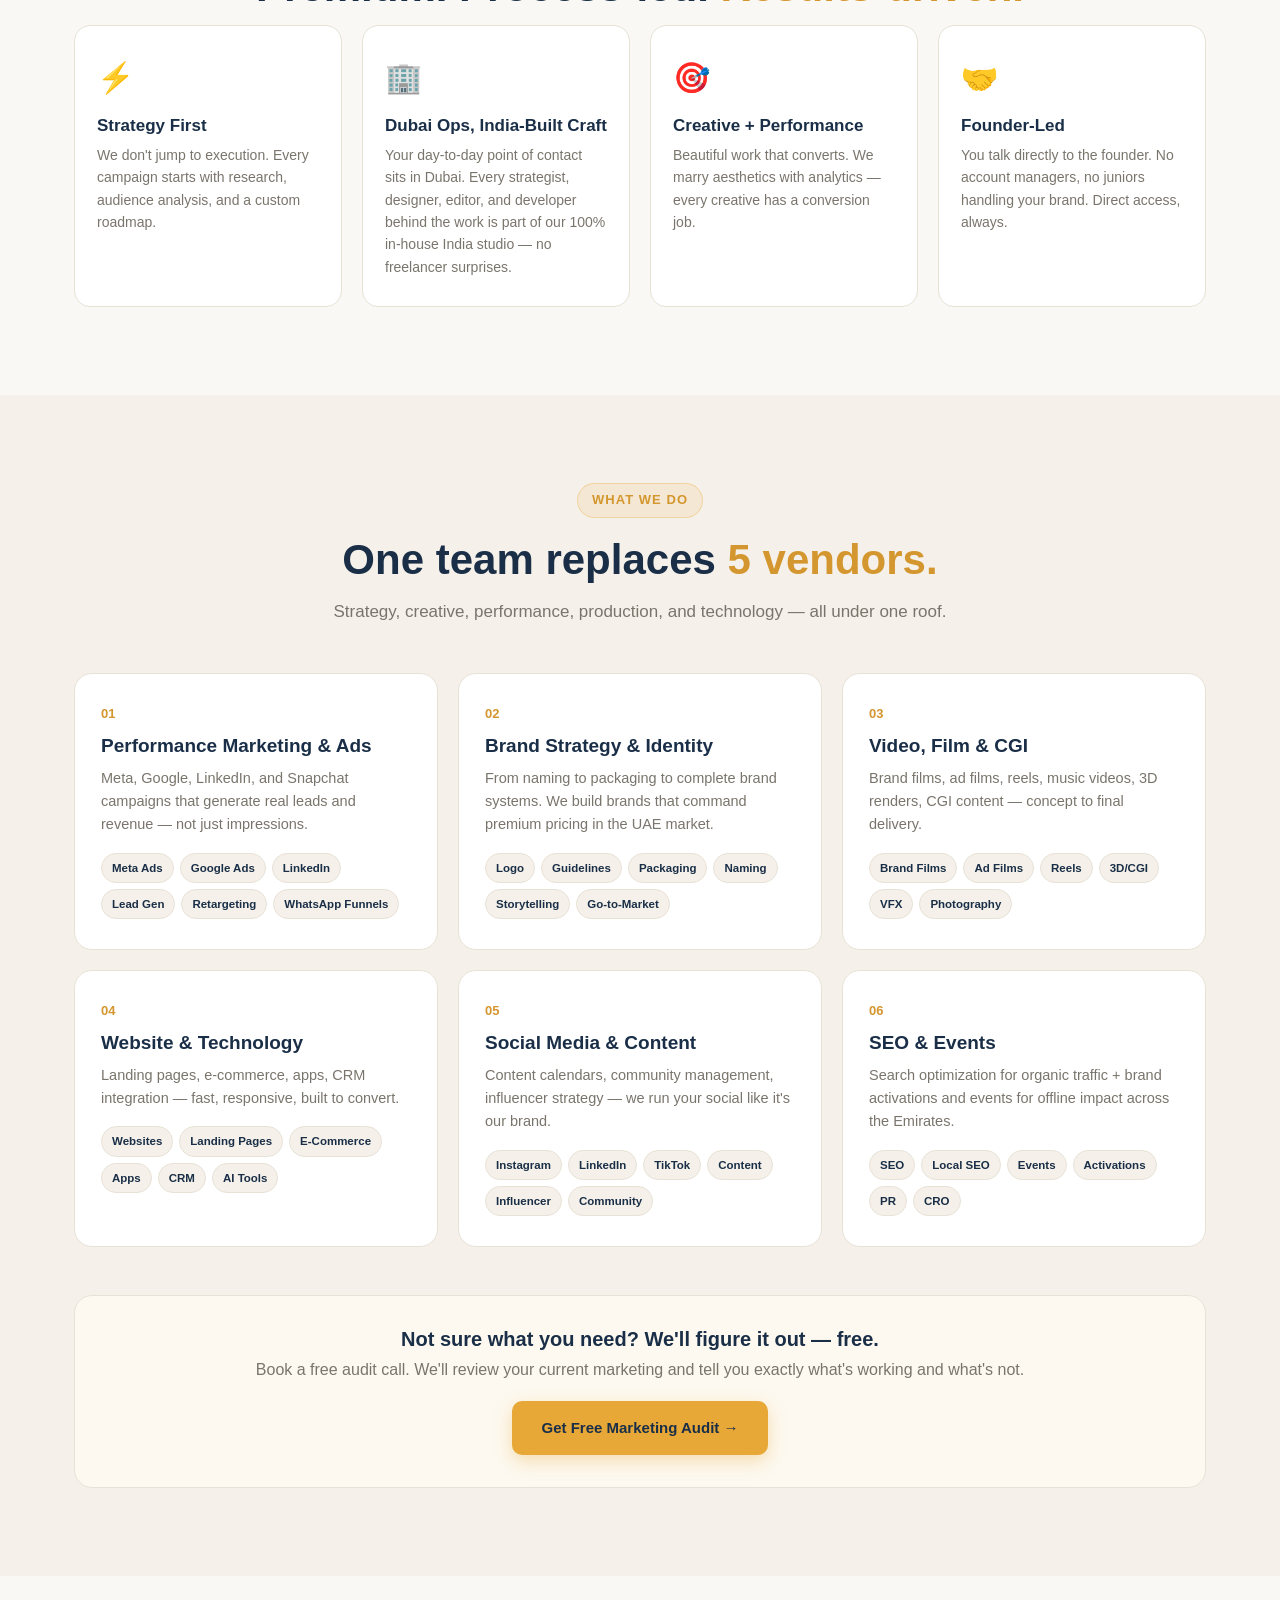
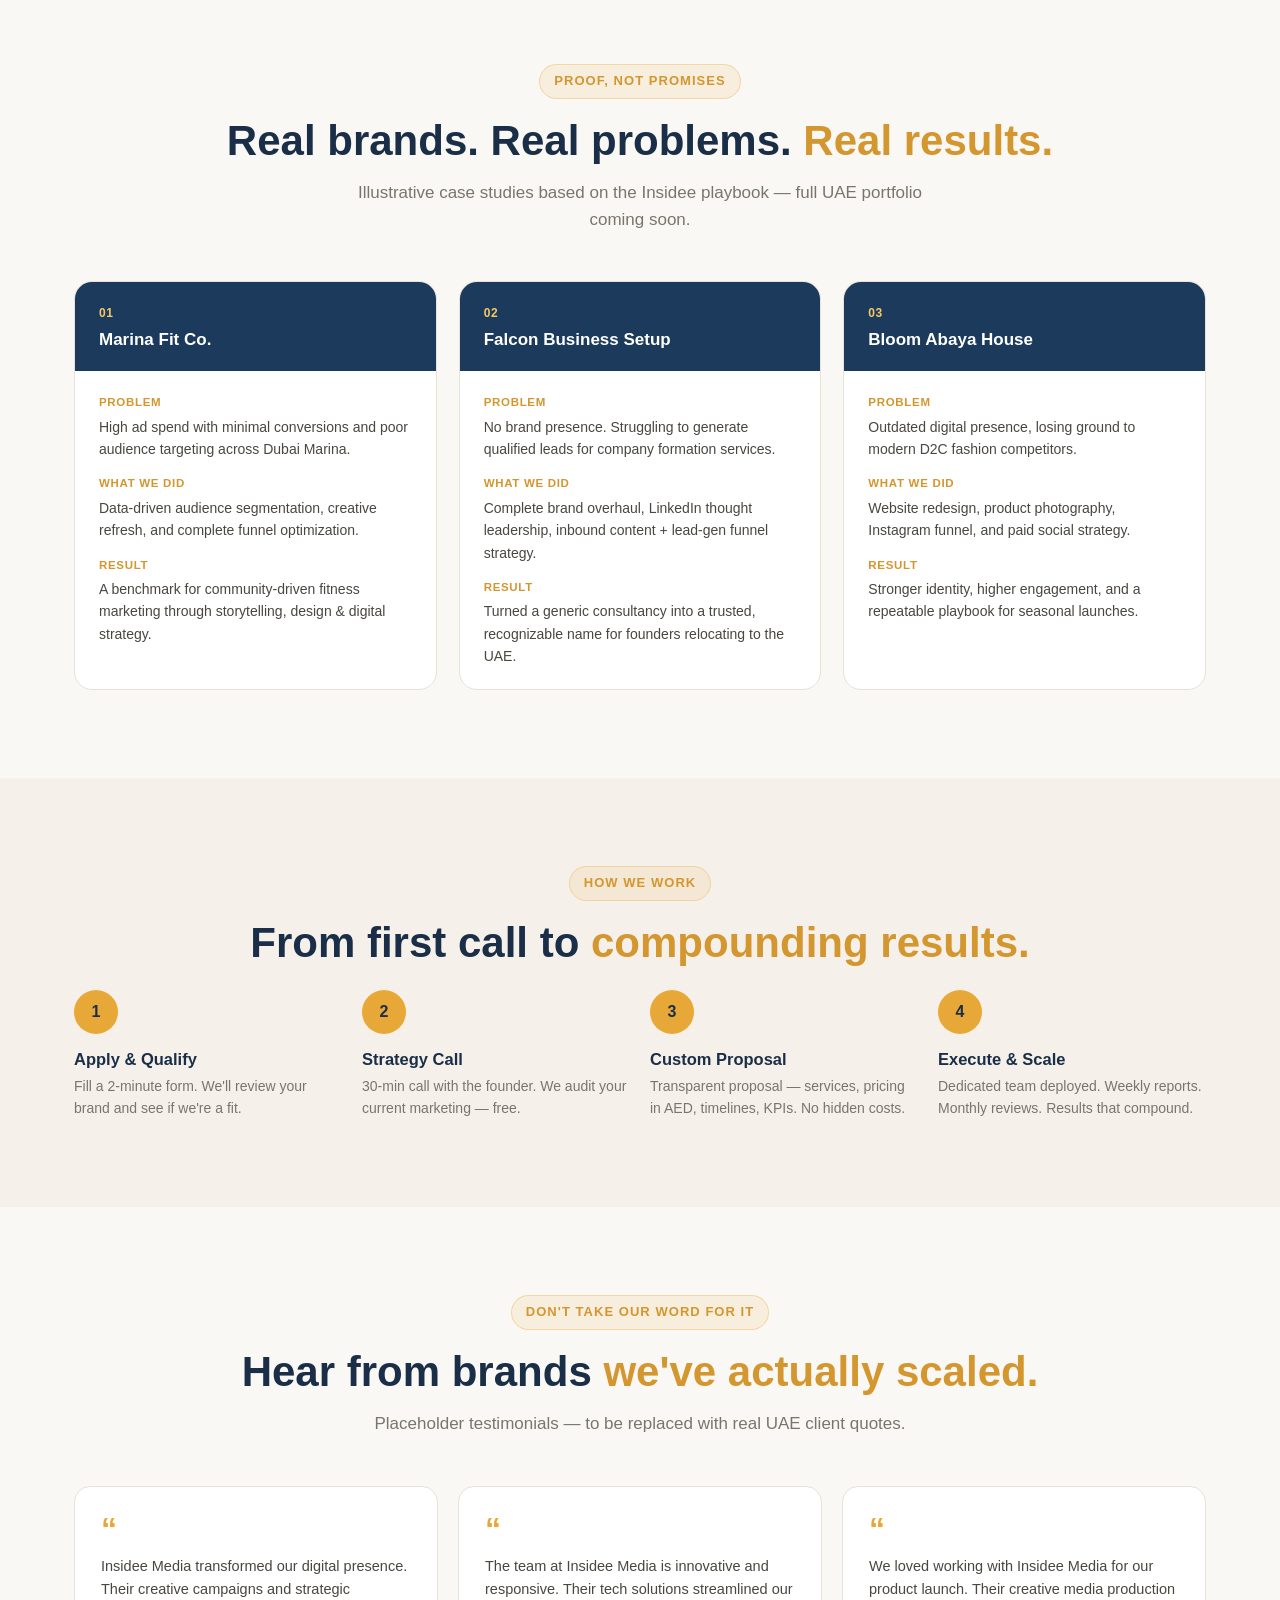
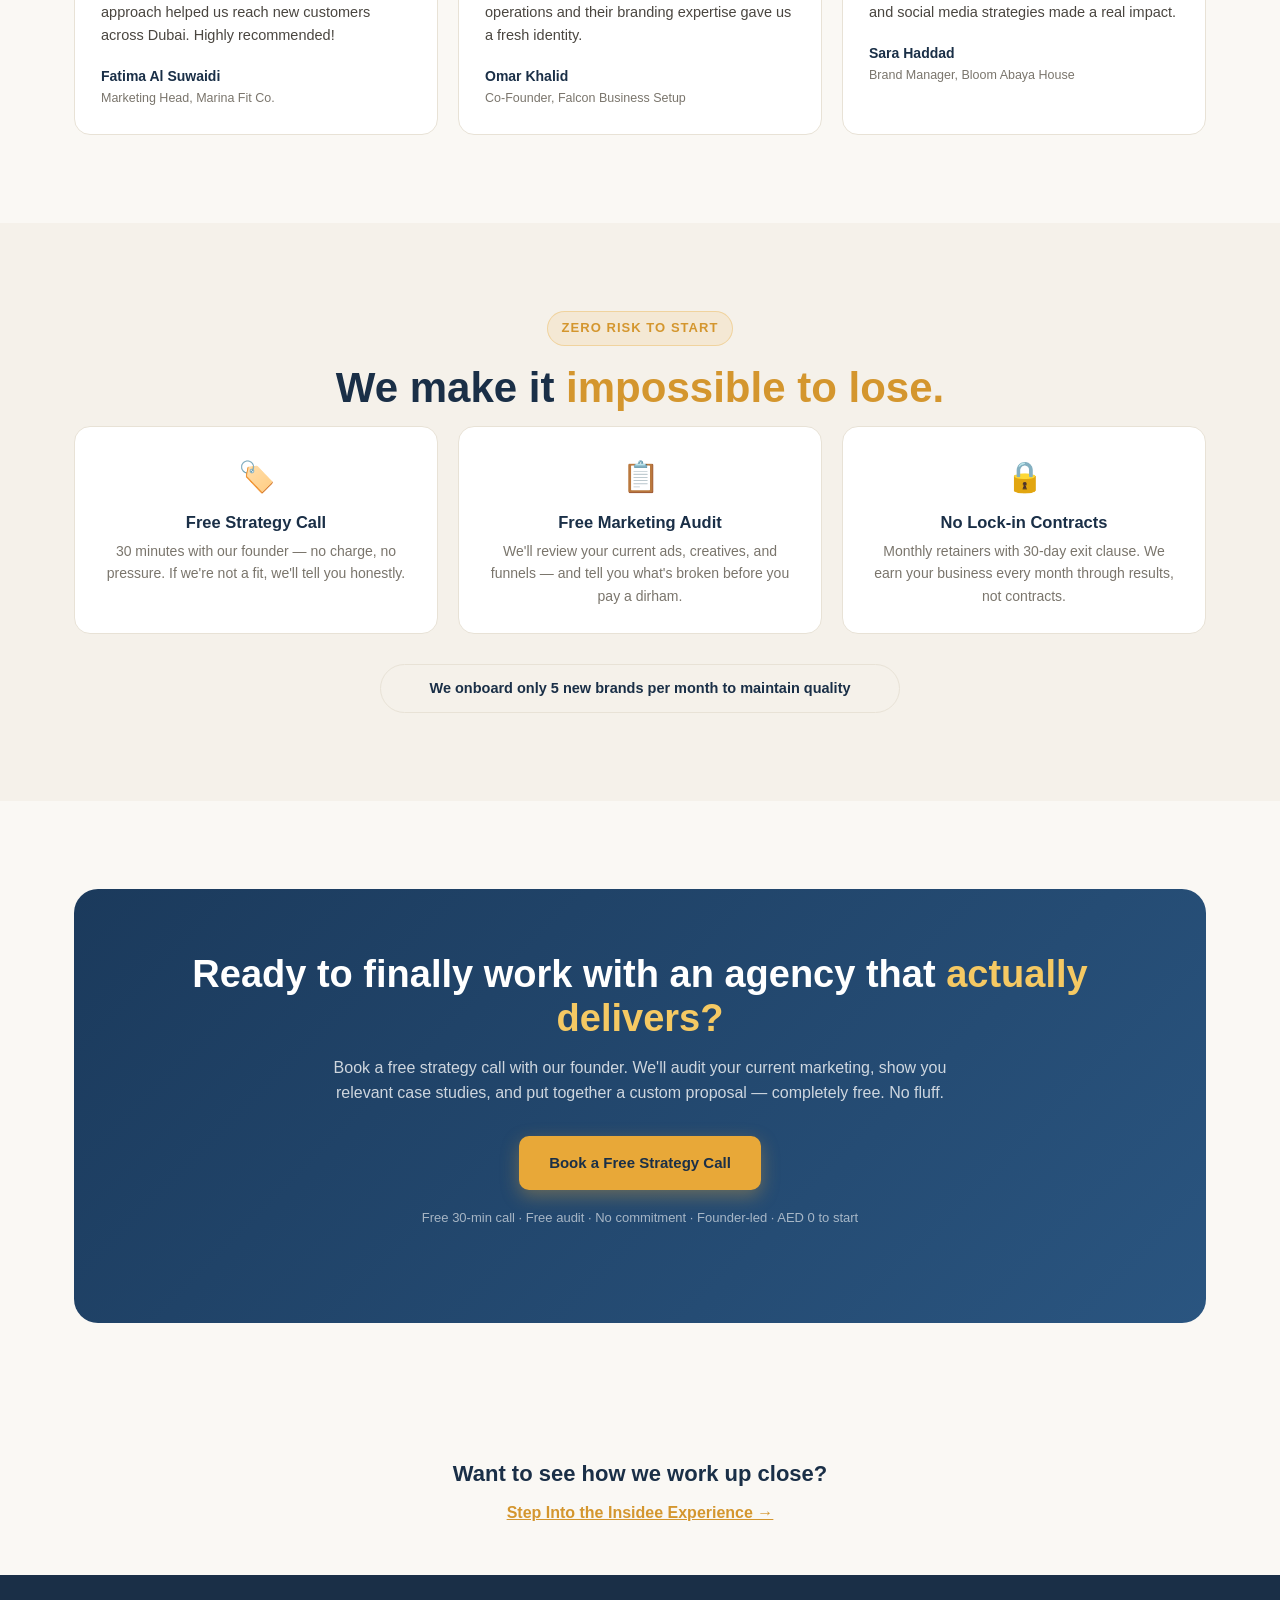
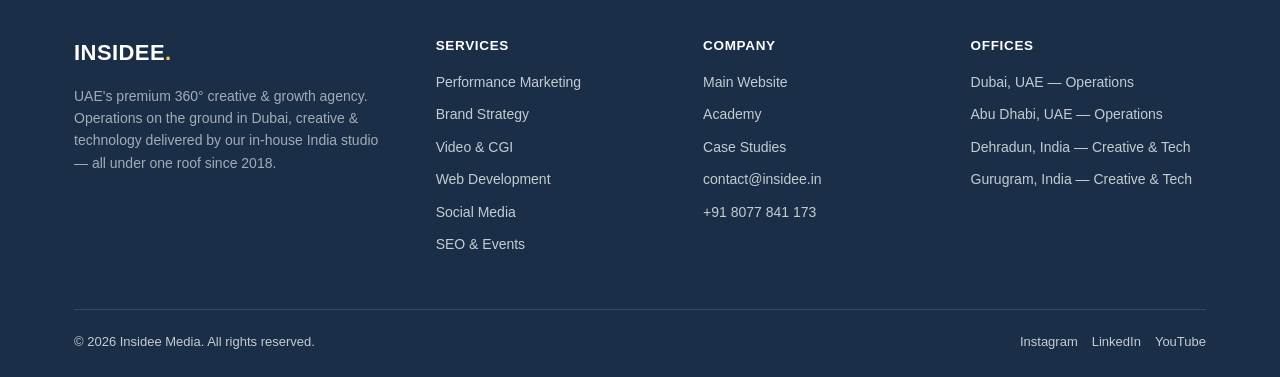
<file: dubai/index.html>
<!DOCTYPE html>
<html lang="en" dir="ltr">
<head>
<meta charset="UTF-8">
<meta name="viewport" content="width=device-width, initial-scale=1.0">
<title>Insidee Media — UAE's Premium Creative &amp; Growth Agency</title>
<meta name="description" content="Insidee Media — UAE's Premium Creative & Growth Agency">
<style>
  :root{
    --yellow:#E8A838;
    --yellow-light:#F5C963;
    --yellow-hover:#D4962E;
    --blue:#1B3A5C;
    --blue-light:#2A5580;
    --red:#C0392B;
    --green:#27AE60;
    --wa:#25D366;
    --wa-dark:#128C7E;
    --wa-darker:#1DA851;
    --bg-main:#FAF8F4;
    --bg-warm:#F5F1EA;
    --surface:#FFFFFF;
    --surface-alt:#FDF9F0;
    --text-main:#1A1A18;
    --text-secondary:#4A4640;
    --text-blue:#1A2F47;
    --text-muted:#7A756C;
    --text-dim:#A8A198;
    --border:#E8E2D6;
    --border-light:#F0EBE1;
  }
  *{margin:0;padding:0;box-sizing:border-box;}
  html{scroll-behavior:smooth;}
  body{
    font-family:'Segoe UI', -apple-system, BlinkMacSystemFont, Roboto, Helvetica, Arial, sans-serif;
    background:var(--bg-main);
    color:var(--text-main);
    line-height:1.6;
    overflow-x:hidden;
  }
  img{max-width:100%;display:block;}
  a{text-decoration:none;color:inherit;}
  ul{list-style:none;}
  .wrap{max-width:1180px;margin:0 auto;padding:0 24px;}
  .eyebrow{
    display:inline-block;
    font-size:13px;
    font-weight:700;
    letter-spacing:.08em;
    text-transform:uppercase;
    color:var(--yellow-hover);
    background:rgba(232,168,56,0.12);
    border:1px solid rgba(232,168,56,0.35);
    padding:6px 14px;
    border-radius:999px;
    margin-bottom:18px;
  }
  h1,h2,h3,h4{color:var(--text-blue);font-weight:800;line-height:1.15;}
  .section-title{font-size:clamp(28px,4vw,42px);margin-bottom:14px;}
  .section-title em{font-style:normal;color:var(--yellow-hover);}
  .section-sub{color:var(--text-muted);font-size:17px;max-width:620px;margin:0 auto 48px;}
  .center{text-align:center;}
  .btn{
    display:inline-flex;align-items:center;gap:8px;
    font-weight:700;font-size:15px;padding:15px 30px;border-radius:10px;
    cursor:pointer;border:none;transition:transform .15s ease, box-shadow .15s ease, background .15s ease;
  }
  .btn-primary{background:var(--yellow);color:var(--text-blue);box-shadow:0 6px 18px rgba(232,168,56,0.35);}
  .btn-primary:hover{background:var(--yellow-hover);transform:translateY(-2px);}
  .btn-outline{background:transparent;color:var(--surface);border:1.5px solid rgba(255,255,255,0.4);}
  .btn-outline:hover{background:rgba(255,255,255,0.12);}
  .btn-dark{background:var(--blue);color:#fff;}
  .btn-dark:hover{background:var(--blue-light);transform:translateY(-2px);}
  .btn-wa{background:var(--wa);color:#fff;}
  .btn-wa:hover{background:var(--wa-dark);}

  /* Header */
  header{
    position:sticky;top:0;z-index:100;
    background:rgba(250,248,244,0.9);
    backdrop-filter:blur(10px);
    border-bottom:1px solid var(--border);
  }
  .nav{display:flex;align-items:center;justify-content:space-between;padding:16px 0;}
  .logo{font-size:22px;font-weight:900;letter-spacing:.02em;color:var(--text-blue);}
  .logo span{color:var(--yellow-hover);}
  .nav-links{display:flex;align-items:center;gap:28px;}
  .nav-links a{font-size:14.5px;font-weight:600;color:var(--text-secondary);}
  .nav-links a:hover{color:var(--text-blue);}
  .nav-cta{display:flex;align-items:center;gap:10px;}
  .nav-tag{
    font-size:12.5px;font-weight:700;color:var(--blue);background:var(--bg-warm);
    border:1px solid var(--border);padding:6px 12px;border-radius:999px;
  }
  .burger{display:none;background:none;border:none;font-size:24px;cursor:pointer;color:var(--text-blue);}

  /* Hero */
  .hero{position:relative;padding:70px 0 60px;overflow:hidden;background:
    radial-gradient(1200px 500px at 15% -10%, rgba(232,168,56,0.14), transparent 60%),
    radial-gradient(900px 500px at 100% 0%, rgba(27,58,92,0.08), transparent 60%);
  }
  .hero-inner{max-width:820px;margin:0 auto;text-align:center;}
  .hero h1{font-size:clamp(32px,5vw,54px);letter-spacing:-0.01em;}
  .hero h1 em{font-style:normal;color:var(--yellow-hover);}
  .hero p.lead{margin:22px auto 0;max-width:680px;font-size:18px;color:var(--text-secondary);}
  .client-strip{display:flex;justify-content:center;gap:14px;margin:34px 0 10px;flex-wrap:wrap;}
  .client-chip{
    width:46px;height:46px;border-radius:50%;background:var(--surface);
    border:1px solid var(--border);display:flex;align-items:center;justify-content:center;
    font-weight:800;font-size:13px;color:var(--blue);box-shadow:0 2px 6px rgba(0,0,0,0.04);
  }
  .trust-line{color:var(--text-muted);font-size:14.5px;margin-bottom:30px;}
  .trust-line strong{color:var(--text-blue);}
  .hero-cta-note{margin-top:14px;color:var(--text-muted);font-size:13.5px;}
  .hero-cta-note span{color:var(--green);font-weight:700;}
  .skyline{margin-top:46px;opacity:0.16;height:110px;overflow:hidden;}
  .skyline svg{width:100%;height:160px;display:block;}

  /* Stat bar */
  .statbar{background:var(--blue);padding:44px 0;}
  .statbar .wrap{display:grid;grid-template-columns:repeat(4,1fr);gap:20px;text-align:center;}
  .statbar .num{font-size:clamp(26px,3.5vw,38px);font-weight:900;color:var(--yellow-light);}
  .statbar .label{font-size:13.5px;font-weight:700;color:#fff;margin-top:4px;}
  .statbar .desc{font-size:12.5px;color:rgba(255,255,255,0.65);margin-top:4px;}

  /* Mini stat grid */
  .minigrid{padding:56px 0;background:var(--surface-alt);border-bottom:1px solid var(--border);}
  .minigrid .wrap{display:grid;grid-template-columns:repeat(5,1fr);gap:16px;text-align:center;}
  .minigrid .num{font-size:26px;font-weight:900;color:var(--text-blue);}
  .minigrid .label{font-size:13px;color:var(--text-muted);margin-top:2px;}

  .trustbar{padding:22px 0;text-align:center;color:var(--text-dim);font-size:13px;letter-spacing:.05em;text-transform:uppercase;font-weight:700;}

  /* Sections */
  section{padding:88px 0;}
  .section-alt{background:var(--bg-warm);}

  /* Problems */
  .problem-grid{display:grid;grid-template-columns:repeat(2,1fr);gap:20px;margin-bottom:40px;}
  .problem-card{
    background:var(--surface);border:1px solid var(--border);border-radius:16px;padding:26px;
    display:flex;gap:16px;align-items:flex-start;
  }
  .x-mark{
    flex:none;width:34px;height:34px;border-radius:50%;background:rgba(192,57,43,0.1);
    color:var(--red);display:flex;align-items:center;justify-content:center;font-weight:900;
  }
  .problem-card h4{font-size:17px;margin-bottom:6px;}
  .problem-card p{color:var(--text-muted);font-size:14.5px;}
  .fix-note{
    max-width:720px;margin:0 auto;text-align:center;font-size:17px;color:var(--text-secondary);
    background:var(--surface);border:1px dashed var(--border);border-radius:16px;padding:24px 28px;
  }
  .fix-note strong{color:var(--text-blue);}

  /* CTA banner */
  .cta-banner{background:var(--blue);border-radius:20px;padding:44px;text-align:center;color:#fff;margin-top:50px;}
  .cta-banner h3{color:#fff;font-size:24px;margin-bottom:8px;}
  .cta-banner p{color:rgba(255,255,255,0.75);margin-bottom:22px;}

  /* Card grids (who we work with / why insidee) */
  .card-grid{display:grid;grid-template-columns:repeat(4,1fr);gap:20px;}
  .icon-card{
    background:var(--surface);border:1px solid var(--border);border-radius:16px;padding:28px 22px;
    transition:transform .15s ease, box-shadow .15s ease;
  }
  .icon-card:hover{transform:translateY(-4px);box-shadow:0 14px 30px rgba(27,58,92,0.08);}
  .icon-card .emoji{font-size:30px;margin-bottom:14px;}
  .icon-card h4{font-size:17px;margin-bottom:8px;}
  .icon-card p{font-size:14px;color:var(--text-muted);}

  /* Services */
  .service-grid{display:grid;grid-template-columns:repeat(3,1fr);gap:20px;}
  .service-card{
    background:var(--surface);border:1px solid var(--border);border-radius:18px;padding:30px 26px;position:relative;
  }
  .service-num{font-size:13px;font-weight:800;color:var(--yellow-hover);margin-bottom:10px;}
  .service-card h4{font-size:19px;margin-bottom:10px;}
  .service-card p{font-size:14.5px;color:var(--text-muted);margin-bottom:16px;}
  .tag-row{display:flex;flex-wrap:wrap;gap:6px;}
  .tag{font-size:11.5px;font-weight:700;background:var(--bg-warm);color:var(--text-blue);padding:5px 10px;border-radius:999px;border:1px solid var(--border);}

  .mid-cta{
    margin-top:48px;background:var(--surface-alt);border:1px solid var(--border);border-radius:18px;
    padding:32px;text-align:center;
  }
  .mid-cta h4{font-size:20px;margin-bottom:6px;}
  .mid-cta p{color:var(--text-muted);margin-bottom:18px;}

  /* Case studies */
  .case-grid{display:grid;grid-template-columns:repeat(3,1fr);gap:22px;}
  .case-card{background:var(--surface);border:1px solid var(--border);border-radius:18px;overflow:hidden;}
  .case-head{background:var(--blue);color:#fff;padding:22px 24px;}
  .case-num{font-size:12px;color:var(--yellow-light);font-weight:800;letter-spacing:.05em;}
  .case-head h4{color:#fff;font-size:17px;margin-top:6px;}
  .case-body{padding:22px 24px;}
  .case-body .row{margin-bottom:14px;}
  .case-body .row:last-child{margin-bottom:0;}
  .case-label{font-size:11.5px;font-weight:800;letter-spacing:.06em;text-transform:uppercase;color:var(--yellow-hover);margin-bottom:4px;}
  .case-body p{font-size:14px;color:var(--text-secondary);}

  /* Process */
  .step-grid{display:grid;grid-template-columns:repeat(4,1fr);gap:20px;}
  .step-card{position:relative;padding-top:8px;}
  .step-circle{
    width:44px;height:44px;border-radius:50%;background:var(--yellow);color:var(--text-blue);
    display:flex;align-items:center;justify-content:center;font-weight:900;margin-bottom:16px;
  }
  .step-card h4{font-size:16.5px;margin-bottom:6px;}
  .step-card p{font-size:14px;color:var(--text-muted);}

  /* Testimonials */
  .test-grid{display:grid;grid-template-columns:repeat(3,1fr);gap:20px;}
  .test-card{background:var(--surface);border:1px solid var(--border);border-radius:16px;padding:26px;}
  .quote-mark{color:var(--yellow);font-size:32px;font-weight:900;line-height:1;margin-bottom:10px;}
  .test-card p.quote{font-size:14.5px;color:var(--text-secondary);margin-bottom:18px;}
  .test-person{font-size:14px;font-weight:800;color:var(--text-blue);}
  .test-role{font-size:12.5px;color:var(--text-muted);}

  /* Risk section */
  .risk-grid{display:grid;grid-template-columns:repeat(3,1fr);gap:20px;margin-bottom:30px;}
  .risk-card{background:var(--surface);border:1px solid var(--border);border-radius:16px;padding:26px;text-align:center;}
  .risk-card .emoji{font-size:30px;margin-bottom:12px;}
  .risk-card h4{font-size:16.5px;margin-bottom:8px;}
  .risk-card p{font-size:14px;color:var(--text-muted);}
  .quota-note{text-align:center;font-size:14.5px;color:var(--text-blue);font-weight:700;background:var(--bg-warm);border:1px solid var(--border);border-radius:999px;padding:12px 20px;max-width:520px;margin:0 auto;}

  /* Final CTA */
  .final-cta{
    background:linear-gradient(135deg, var(--blue), var(--blue-light));
    border-radius:24px;padding:64px 40px;text-align:center;color:#fff;
  }
  .final-cta h2{color:#fff;font-size:clamp(26px,4vw,38px);margin-bottom:14px;}
  .final-cta h2 em{font-style:normal;color:var(--yellow-light);}
  .final-cta p{color:rgba(255,255,255,0.78);max-width:620px;margin:0 auto 30px;}
  .final-cta .fine{margin-top:18px;color:rgba(255,255,255,0.6);font-size:13px;}

  /* Footer */
  footer{background:var(--text-blue);color:rgba(255,255,255,0.75);padding:60px 0 24px;}
  .footer-grid{display:grid;grid-template-columns:1.4fr 1fr 1fr 1fr;gap:32px;margin-bottom:44px;}
  footer .logo{color:#fff;}
  footer .logo span{color:var(--yellow-light);}
  footer p.about{font-size:14px;margin-top:14px;color:rgba(255,255,255,0.6);max-width:320px;}
  footer h5{color:#fff;font-size:13.5px;letter-spacing:.05em;text-transform:uppercase;margin-bottom:14px;}
  footer ul li{margin-bottom:10px;font-size:14px;}
  footer ul li a:hover{color:var(--yellow-light);}
  .footer-bottom{border-top:1px solid rgba(255,255,255,0.12);padding-top:22px;display:flex;justify-content:space-between;align-items:center;flex-wrap:wrap;gap:12px;font-size:13px;}
  .footer-social{display:flex;gap:14px;}

  /* Modal / experience */
  .experience{padding:50px 0;text-align:center;}
  .experience h3{font-size:22px;margin-bottom:14px;}
  .exp-modal-trigger{cursor:pointer;color:var(--yellow-hover);font-weight:700;text-decoration:underline;}
  .modal-overlay{
    display:none;position:fixed;inset:0;background:rgba(26,26,24,0.7);z-index:200;
    align-items:center;justify-content:center;padding:20px;
  }
  .modal-overlay.open{display:flex;}
  .modal-box{background:var(--surface);border-radius:18px;max-width:520px;width:100%;padding:34px;position:relative;text-align:center;}
  .modal-close{position:absolute;top:14px;right:16px;background:none;border:none;font-size:20px;cursor:pointer;color:var(--text-muted);}
  .modal-box h4{font-size:20px;margin-bottom:10px;}
  .modal-box p{color:var(--text-muted);font-size:14.5px;margin-bottom:20px;}

  /* WhatsApp floating button */
  .wa-float{
    position:fixed;bottom:24px;right:24px;z-index:150;
    background:var(--wa);color:#fff;width:58px;height:58px;border-radius:50%;
    display:flex;align-items:center;justify-content:center;font-size:26px;
    box-shadow:0 8px 20px rgba(37,211,102,0.4);
  }
  .mobile-quote-bar{display:none;}

  @media(max-width:960px){
    .problem-grid,.card-grid,.service-grid,.case-grid,.step-grid,.test-grid,.risk-grid{grid-template-columns:repeat(2,1fr);}
    .statbar .wrap,.minigrid .wrap{grid-template-columns:repeat(2,1fr);}
    .footer-grid{grid-template-columns:1fr 1fr;}
  }
  @media(max-width:680px){
    body{padding-bottom:88px;}
    .nav-links{display:none;}
    .burger{display:block;}
    .nav-strategy-cta{display:none;}
    .problem-grid,.card-grid,.service-grid,.case-grid,.step-grid,.test-grid,.risk-grid,.statbar .wrap,.minigrid .wrap{grid-template-columns:1fr;}
    .footer-grid{grid-template-columns:1fr;}
    section{padding:60px 0;}
    .mobile-quote-bar{
      display:flex;position:fixed;left:16px;right:16px;bottom:14px;z-index:151;
      min-height:58px;align-items:center;justify-content:center;
      padding:14px 24px;border:1px solid var(--yellow-hover);border-radius:999px;
      background:var(--yellow);color:var(--text-blue);font-size:18px;font-weight:800;
      box-shadow:0 8px 24px rgba(27,58,92,0.25);}
    .wa-float{bottom:84px;right:20px;}
  }
</style>
</head>
<body>

<header>
  <div class="wrap nav">
    <a href="../index.html" class="logo" aria-label="Insidee Media home">
      <picture>
        <source media="(max-width: 480px)" srcset="../img/140X140.png">
        <img class="logo-image" src="../img/200X200.png" alt="Insidee Media" style="width:108px;height:56px;object-fit:contain;">
      </picture>
    </a>
    <nav class="nav-links">
      <a href="#what-we-do">Services</a>
      <a href="#results">Results</a>
      <a href="#how-we-work">Process</a>
      <a href="#testimonials">Reviews</a>
    </nav>
    <div class="nav-cta">
      <span class="nav-tag">Dubai Operations</span>
      <a class="btn btn-dark nav-strategy-cta" href="https://wa.me/918077841173" target="_blank" rel="noopener">Book a Strategy Call</a>
    </div>
    <button class="burger" aria-label="Menu">&#9776;</button>
  </div>
</header>

<section class="hero" id="top">
  <div class="wrap hero-inner">
    <span class="eyebrow">Dubai Operations &middot; India Studio</span>
    <h1>When your business outgrows freelancers and fragmented agencies, it's time for a <em>dedicated growth partner.</em></h1>
    <p class="lead">Insidee Media is a premium creative &amp; growth studio that UAE brands trust for strategy,
      performance ads, brand building, 3D/CGI, video production, and web — all under one roof. Your account &amp;
      operations team sits in Dubai; every strategist, designer, editor, and developer behind the work comes from
      our in-house India studio. No freelancers. No outsourcing. Just results.</p>

    <div class="client-strip">
      <div class="client-chip">MB</div>
      <div class="client-chip">FA</div>
      <div class="client-chip">AJ</div>
      <div class="client-chip">SR</div>
      <div class="client-chip">DK</div>
    </div>
    <p class="trust-line"><strong>94+ brands</strong> scaled with Insidee since 2018 — Dubai operations, India-built craft</p>

    <div class="skyline" aria-hidden="true">
      <svg viewBox="0 0 1200 160" preserveAspectRatio="none" xmlns="http://www.w3.org/2000/svg">
        <rect x="0" y="90" width="60" height="70" fill="var(--blue)"/>
        <rect x="65" y="60" width="45" height="100" fill="var(--blue)"/>
        <rect x="115" y="100" width="55" height="60" fill="var(--blue-light)"/>
        <rect x="175" y="40" width="35" height="120" fill="var(--blue)"/>
        <polygon points="192,0 178,40 206,40" fill="var(--blue)"/>
        <rect x="215" y="80" width="50" height="80" fill="var(--blue-light)"/>
        <rect x="270" y="55" width="40" height="105" fill="var(--blue)"/>
        <rect x="315" y="95" width="60" height="65" fill="var(--blue-light)"/>
        <rect x="380" y="20" width="30" height="140" fill="var(--blue)"/>
        <polygon points="395,-20 385,20 405,20" fill="var(--blue)"/>
        <rect x="415" y="70" width="48" height="90" fill="var(--blue-light)"/>
        <rect x="470" y="100" width="55" height="60" fill="var(--blue)"/>
        <rect x="530" y="50" width="42" height="110" fill="var(--blue-light)"/>
        <rect x="580" y="85" width="60" height="75" fill="var(--blue)"/>
        <rect x="645" y="30" width="34" height="130" fill="var(--blue)"/>
        <rect x="685" y="95" width="55" height="65" fill="var(--blue-light)"/>
        <rect x="745" y="65" width="45" height="95" fill="var(--blue)"/>
        <rect x="795" y="100" width="58" height="60" fill="var(--blue-light)"/>
        <rect x="860" y="45" width="38" height="115" fill="var(--blue)"/>
        <rect x="905" y="90" width="52" height="70" fill="var(--blue-light)"/>
        <rect x="962" y="60" width="46" height="100" fill="var(--blue)"/>
        <rect x="1015" y="105" width="60" height="55" fill="var(--blue-light)"/>
        <rect x="1080" y="75" width="40" height="85" fill="var(--blue)"/>
        <rect x="1125" y="100" width="55" height="60" fill="var(--blue-light)"/>
      </svg>
    </div>

    <a class="btn btn-primary" href="https://wa.me/918077841173" target="_blank" rel="noopener">Schedule a Strategy Call</a>
    <p class="hero-cta-note"><span>&#10003;</span> Free 30-min call &nbsp; <span>&#10003;</span> No commitment &nbsp; <span>&#10003;</span> Talk to the founder directly &nbsp; <span>&#10003;</span> Dubai team, your timezone</p>
  </div>
</section>

<div class="statbar">
  <div class="wrap">
    <div>
      <div class="num">26X</div>
      <div class="label">Max ROAS Reached</div>
      <div class="desc">Across Meta &amp; Google ad campaigns</div>
    </div>
    <div>
      <div class="num">68%</div>
      <div class="label">Lower Cost Per Lead</div>
      <div class="desc">Within the first 90 days of working together</div>
    </div>
    <div>
      <div class="num">10M+</div>
      <div class="label">Impressions Delivered</div>
      <div class="desc">Cross-platform campaigns across the GCC</div>
    </div>
    <div>
      <div class="num">100%</div>
      <div class="label">In-House Delivery</div>
      <div class="desc">Zero freelancers, zero outsourcing</div>
    </div>
  </div>
</div>

<div class="minigrid">
  <div class="wrap">
    <div>
      <div class="num">94+</div>
      <div class="label">Brands Served</div>
    </div>
    <div>
      <div class="num">8+</div>
      <div class="label">Years in Business</div>
    </div>
    <div>
      <div class="num">Dubai</div>
      <div class="label">Operations Team</div>
    </div>
    <div>
      <div class="num">2</div>
      <div class="label">Offices in the UAE</div>
    </div>
    <div>
      <div class="num">100%</div>
      <div class="label">In-House Delivery</div>
    </div>
  </div>
</div>

<div class="trustbar wrap">Trusted by growing brands across Downtown Dubai, Business Bay, DIFC &amp; the wider UAE</div>

<section>
  <div class="wrap">
    <div class="center">
      <span class="eyebrow">Sound Familiar?</span>
      <h2 class="section-title">Every growing brand in the UAE <em>faces the same problems.</em></h2>
    </div>

    <div class="problem-grid">
      <div class="problem-card">
        <div class="x-mark">&#10005;</div>
        <div>
          <h4>Agencies That Vanish After Onboarding</h4>
          <p>They sell big in the pitch meeting, then hand you off to a junior who doesn't understand your brand.</p>
        </div>
      </div>
      <div class="problem-card">
        <div class="x-mark">&#10005;</div>
        <div>
          <h4>Freelancers With Zero Accountability</h4>
          <p>Cheap AED 2,000–4,000/month deals that cost you far more in missed deadlines, bad creatives, and lost customers.</p>
        </div>
      </div>
      <div class="problem-card">
        <div class="x-mark">&#10005;</div>
        <div>
          <h4>Good-Looking Creatives, Zero ROI</h4>
          <p>Instagram-worthy posts that get likes from your friends but generate zero leads, zero sales, zero growth.</p>
        </div>
      </div>
      <div class="problem-card">
        <div class="x-mark">&#10005;</div>
        <div>
          <h4>5 Vendors for 5 Things</h4>
          <p>One guy for ads, another for website, someone else for video. Nobody owns the outcome. You're the project manager.</p>
        </div>
      </div>
    </div>

    <p class="fix-note"><strong>Insidee Media</strong> was built to fix exactly this. One team. Every capability.
      Your brand's growth — owned, not managed.</p>

    <div class="cta-banner">
      <h3>Tired of agencies that don't deliver? Let's fix that.</h3>
      <p>30 minutes with our founder — free, no strings attached.</p>
      <a class="btn btn-primary" href="https://wa.me/918077841173" target="_blank" rel="noopener">Book a Free Strategy Call</a>
    </div>
  </div>
</section>

<section class="section-alt">
  <div class="wrap">
    <div class="center">
      <span class="eyebrow">Who We Work With</span>
      <h2 class="section-title">Built for brands that are <em>serious about growth.</em></h2>
    </div>
    <div class="card-grid">
      <div class="icon-card">
        <div class="emoji">&#128640;</div>
        <h4>Funded Startups</h4>
        <p>Seed to Series B companies ready to scale marketing with a proper team.</p>
      </div>
      <div class="icon-card">
        <div class="emoji">&#128200;</div>
        <h4>AED 5M+ Revenue Brands</h4>
        <p>Growing businesses that have outgrown freelancers and need an agency that delivers.</p>
      </div>
      <div class="icon-card">
        <div class="emoji">&#127970;</div>
        <h4>Enterprises &amp; Institutions</h4>
        <p>Established organizations across the Emirates seeking fresh creative and digital transformation.</p>
      </div>
      <div class="icon-card">
        <div class="emoji">&#127981;</div>
        <h4>D2C &amp; Trading Brands</h4>
        <p>Product brands and traders looking to build a direct-to-consumer presence online.</p>
      </div>
    </div>
  </div>
</section>

<section>
  <div class="wrap">
    <div class="center">
      <span class="eyebrow">Why Insidee</span>
      <h2 class="section-title">Premium. Process-led. <em>Results-driven.</em></h2>
    </div>
    <div class="card-grid">
      <div class="icon-card">
        <div class="emoji">&#9889;</div>
        <h4>Strategy First</h4>
        <p>We don't jump to execution. Every campaign starts with research, audience analysis, and a custom roadmap.</p>
      </div>
      <div class="icon-card">
        <div class="emoji">&#127970;</div>
        <h4>Dubai Ops, India-Built Craft</h4>
        <p>Your day-to-day point of contact sits in Dubai. Every strategist, designer, editor, and developer behind the work is part of our 100% in-house India studio — no freelancer surprises.</p>
      </div>
      <div class="icon-card">
        <div class="emoji">&#127919;</div>
        <h4>Creative + Performance</h4>
        <p>Beautiful work that converts. We marry aesthetics with analytics — every creative has a conversion job.</p>
      </div>
      <div class="icon-card">
        <div class="emoji">&#129309;</div>
        <h4>Founder-Led</h4>
        <p>You talk directly to the founder. No account managers, no juniors handling your brand. Direct access, always.</p>
      </div>
    </div>
  </div>
</section>

<section class="section-alt" id="what-we-do">
  <div class="wrap">
    <div class="center">
      <span class="eyebrow">What We Do</span>
      <h2 class="section-title">One team replaces <em>5 vendors.</em></h2>
      <p class="section-sub">Strategy, creative, performance, production, and technology — all under one roof.</p>
    </div>
    <div class="service-grid">
      <div class="service-card">
        <div class="service-num">01</div>
        <h4>Performance Marketing &amp; Ads</h4>
        <p>Meta, Google, LinkedIn, and Snapchat campaigns that generate real leads and revenue — not just impressions.</p>
        <div class="tag-row">
          <span class="tag">Meta Ads</span><span class="tag">Google Ads</span><span class="tag">LinkedIn</span>
          <span class="tag">Lead Gen</span><span class="tag">Retargeting</span><span class="tag">WhatsApp Funnels</span>
        </div>
      </div>
      <div class="service-card">
        <div class="service-num">02</div>
        <h4>Brand Strategy &amp; Identity</h4>
        <p>From naming to packaging to complete brand systems. We build brands that command premium pricing in the UAE market.</p>
        <div class="tag-row">
          <span class="tag">Logo</span><span class="tag">Guidelines</span><span class="tag">Packaging</span>
          <span class="tag">Naming</span><span class="tag">Storytelling</span><span class="tag">Go-to-Market</span>
        </div>
      </div>
      <div class="service-card">
        <div class="service-num">03</div>
        <h4>Video, Film &amp; CGI</h4>
        <p>Brand films, ad films, reels, music videos, 3D renders, CGI content — concept to final delivery.</p>
        <div class="tag-row">
          <span class="tag">Brand Films</span><span class="tag">Ad Films</span><span class="tag">Reels</span>
          <span class="tag">3D/CGI</span><span class="tag">VFX</span><span class="tag">Photography</span>
        </div>
      </div>
      <div class="service-card">
        <div class="service-num">04</div>
        <h4>Website &amp; Technology</h4>
        <p>Landing pages, e-commerce, apps, CRM integration — fast, responsive, built to convert.</p>
        <div class="tag-row">
          <span class="tag">Websites</span><span class="tag">Landing Pages</span><span class="tag">E-Commerce</span>
          <span class="tag">Apps</span><span class="tag">CRM</span><span class="tag">AI Tools</span>
        </div>
      </div>
      <div class="service-card">
        <div class="service-num">05</div>
        <h4>Social Media &amp; Content</h4>
        <p>Content calendars, community management, influencer strategy — we run your social like it's our brand.</p>
        <div class="tag-row">
          <span class="tag">Instagram</span><span class="tag">LinkedIn</span><span class="tag">TikTok</span>
          <span class="tag">Content</span><span class="tag">Influencer</span><span class="tag">Community</span>
        </div>
      </div>
      <div class="service-card">
        <div class="service-num">06</div>
        <h4>SEO &amp; Events</h4>
        <p>Search optimization for organic traffic + brand activations and events for offline impact across the Emirates.</p>
        <div class="tag-row">
          <span class="tag">SEO</span><span class="tag">Local SEO</span><span class="tag">Events</span>
          <span class="tag">Activations</span><span class="tag">PR</span><span class="tag">CRO</span>
        </div>
      </div>
    </div>

    <div class="mid-cta">
      <h4>Not sure what you need? We'll figure it out — free.</h4>
      <p>Book a free audit call. We'll review your current marketing and tell you exactly what's working and what's not.</p>
      <a class="btn btn-primary" href="https://wa.me/918077841173" target="_blank" rel="noopener">Get Free Marketing Audit &rarr;</a>
    </div>
  </div>
</section>

<section id="results">
  <div class="wrap">
    <div class="center">
      <span class="eyebrow">Proof, Not Promises</span>
      <h2 class="section-title">Real brands. Real problems. <em>Real results.</em></h2>
      <p class="section-sub">Illustrative case studies based on the Insidee playbook — full UAE portfolio coming soon.</p>
    </div>
    <div class="case-grid">
      <div class="case-card">
        <div class="case-head">
          <div class="case-num">01</div>
          <h4>Marina Fit Co.</h4>
        </div>
        <div class="case-body">
          <div class="row">
            <div class="case-label">Problem</div>
            <p>High ad spend with minimal conversions and poor audience targeting across Dubai Marina.</p>
          </div>
          <div class="row">
            <div class="case-label">What We Did</div>
            <p>Data-driven audience segmentation, creative refresh, and complete funnel optimization.</p>
          </div>
          <div class="row">
            <div class="case-label">Result</div>
            <p>A benchmark for community-driven fitness marketing through storytelling, design &amp; digital strategy.</p>
          </div>
        </div>
      </div>
      <div class="case-card">
        <div class="case-head">
          <div class="case-num">02</div>
          <h4>Falcon Business Setup</h4>
        </div>
        <div class="case-body">
          <div class="row">
            <div class="case-label">Problem</div>
            <p>No brand presence. Struggling to generate qualified leads for company formation services.</p>
          </div>
          <div class="row">
            <div class="case-label">What We Did</div>
            <p>Complete brand overhaul, LinkedIn thought leadership, inbound content + lead-gen funnel strategy.</p>
          </div>
          <div class="row">
            <div class="case-label">Result</div>
            <p>Turned a generic consultancy into a trusted, recognizable name for founders relocating to the UAE.</p>
          </div>
        </div>
      </div>
      <div class="case-card">
        <div class="case-head">
          <div class="case-num">03</div>
          <h4>Bloom Abaya House</h4>
        </div>
        <div class="case-body">
          <div class="row">
            <div class="case-label">Problem</div>
            <p>Outdated digital presence, losing ground to modern D2C fashion competitors.</p>
          </div>
          <div class="row">
            <div class="case-label">What We Did</div>
            <p>Website redesign, product photography, Instagram funnel, and paid social strategy.</p>
          </div>
          <div class="row">
            <div class="case-label">Result</div>
            <p>Stronger identity, higher engagement, and a repeatable playbook for seasonal launches.</p>
          </div>
        </div>
      </div>
    </div>
  </div>
</section>

<section class="section-alt" id="how-we-work">
  <div class="wrap">
    <div class="center">
      <span class="eyebrow">How We Work</span>
      <h2 class="section-title">From first call to <em>compounding results.</em></h2>
    </div>
    <div class="step-grid">
      <div class="step-card">
        <div class="step-circle">1</div>
        <h4>Apply &amp; Qualify</h4>
        <p>Fill a 2-minute form. We'll review your brand and see if we're a fit.</p>
      </div>
      <div class="step-card">
        <div class="step-circle">2</div>
        <h4>Strategy Call</h4>
        <p>30-min call with the founder. We audit your current marketing — free.</p>
      </div>
      <div class="step-card">
        <div class="step-circle">3</div>
        <h4>Custom Proposal</h4>
        <p>Transparent proposal — services, pricing in AED, timelines, KPIs. No hidden costs.</p>
      </div>
      <div class="step-card">
        <div class="step-circle">4</div>
        <h4>Execute &amp; Scale</h4>
        <p>Dedicated team deployed. Weekly reports. Monthly reviews. Results that compound.</p>
      </div>
    </div>
  </div>
</section>

<section id="testimonials">
  <div class="wrap">
    <div class="center">
      <span class="eyebrow">Don't Take Our Word For It</span>
      <h2 class="section-title">Hear from brands <em>we've actually scaled.</em></h2>
      <p class="section-sub">Placeholder testimonials — to be replaced with real UAE client quotes.</p>
    </div>
    <div class="test-grid">
      <div class="test-card">
        <div class="quote-mark">&#8220;</div>
        <p class="quote">Insidee Media transformed our digital presence. Their creative campaigns and strategic approach helped us reach new customers across Dubai. Highly recommended!</p>
        <div class="test-person">Fatima Al Suwaidi</div>
        <div class="test-role">Marketing Head, Marina Fit Co.</div>
      </div>
      <div class="test-card">
        <div class="quote-mark">&#8220;</div>
        <p class="quote">The team at Insidee Media is innovative and responsive. Their tech solutions streamlined our operations and their branding expertise gave us a fresh identity.</p>
        <div class="test-person">Omar Khalid</div>
        <div class="test-role">Co-Founder, Falcon Business Setup</div>
      </div>
      <div class="test-card">
        <div class="quote-mark">&#8220;</div>
        <p class="quote">We loved working with Insidee Media for our product launch. Their creative media production and social media strategies made a real impact.</p>
        <div class="test-person">Sara Haddad</div>
        <div class="test-role">Brand Manager, Bloom Abaya House</div>
      </div>
    </div>
  </div>
</section>

<section class="section-alt">
  <div class="wrap">
    <div class="center">
      <span class="eyebrow">Zero Risk to Start</span>
      <h2 class="section-title">We make it <em>impossible to lose.</em></h2>
    </div>
    <div class="risk-grid">
      <div class="risk-card">
        <div class="emoji">&#127991;&#65039;</div>
        <h4>Free Strategy Call</h4>
        <p>30 minutes with our founder — no charge, no pressure. If we're not a fit, we'll tell you honestly.</p>
      </div>
      <div class="risk-card">
        <div class="emoji">&#128203;</div>
        <h4>Free Marketing Audit</h4>
        <p>We'll review your current ads, creatives, and funnels — and tell you what's broken before you pay a dirham.</p>
      </div>
      <div class="risk-card">
        <div class="emoji">&#128274;</div>
        <h4>No Lock-in Contracts</h4>
        <p>Monthly retainers with 30-day exit clause. We earn your business every month through results, not contracts.</p>
      </div>
    </div>
    <p class="quota-note">We onboard only 5 new brands per month to maintain quality</p>
  </div>
</section>

<section>
  <div class="wrap">
    <div class="final-cta">
      <h2>Ready to finally work with an agency that <em>actually delivers?</em></h2>
      <p>Book a free strategy call with our founder. We'll audit your current marketing, show you relevant case studies, and put together a custom proposal — completely free. No fluff.</p>
      <a class="btn btn-primary" href="https://wa.me/918077841173" target="_blank" rel="noopener">Book a Free Strategy Call</a>
      <p class="fine">Free 30-min call &middot; Free audit &middot; No commitment &middot; Founder-led &middot; AED 0 to start</p>
    </div>
  </div>
</section>

<section class="experience">
  <div class="wrap">
    <h3>Want to see how we work up close?</h3>
    <span class="exp-modal-trigger" id="openExperience">Step Into the Insidee Experience &rarr;</span>
  </div>
</section>

<div class="modal-overlay" id="experienceModal">
  <div class="modal-box">
    <button class="modal-close" id="closeExperience">&#10005;</button>
    <h4>The Insidee Experience</h4>
    <p>A quick look at how our founder-led, in-house team plans, builds, and scales UAE brands — from strategy call to compounding results.</p>
    <a class="btn btn-primary" href="https://wa.me/918077841173" target="_blank" rel="noopener">Book Your Free Call</a>
  </div>
</div>

<footer>
  <div class="wrap">
    <div class="footer-grid">
      <div>
        <a href="#top" class="logo">INSIDEE<span>.</span></a>
        <p class="about">UAE's premium 360&deg; creative &amp; growth agency. Operations on the ground in Dubai, creative &amp; technology delivered by our in-house India studio — all under one roof since 2018.</p>
      </div>
      <div>
        <h5>Services</h5>
        <ul>
          <li><a href="#what-we-do">Performance Marketing</a></li>
          <li><a href="#what-we-do">Brand Strategy</a></li>
          <li><a href="#what-we-do">Video &amp; CGI</a></li>
          <li><a href="#what-we-do">Web Development</a></li>
          <li><a href="#what-we-do">Social Media</a></li>
          <li><a href="#what-we-do">SEO &amp; Events</a></li>
        </ul>
      </div>
      <div>
        <h5>Company</h5>
        <ul>
          <li><a href="https://insideemedia.com" target="_blank" rel="noopener">Main Website</a></li>
          <li><a href="https://insideemedia.com/academy/index.html" target="_blank" rel="noopener">Academy</a></li>
          <li><a href="#results">Case Studies</a></li>
          <li><a href="mailto:contact@insidee.in">contact@insidee.in</a></li>
          <li><a href="https://wa.me/918077841173" target="_blank" rel="noopener">+91 8077 841 173</a></li>
        </ul>
      </div>
      <div>
        <h5>Offices</h5>
        <ul>
          <li><a href="#">Dubai, UAE — Operations</a></li>
          <li><a href="#">Abu Dhabi, UAE — Operations</a></li>
          <li><a href="#">Dehradun, India — Creative &amp; Tech</a></li>
          <li><a href="#">Gurugram, India — Creative &amp; Tech</a></li>
        </ul>
      </div>
    </div>
    <div class="footer-bottom">
      <span>&copy; 2026 Insidee Media. All rights reserved.</span>
      <div class="footer-social">
        <a href="#">Instagram</a>
        <a href="#">LinkedIn</a>
        <a href="#">YouTube</a>
      </div>
    </div>
  </div>
</footer>

<a class="mobile-quote-bar" href="https://wa.me/918077841173" target="_blank" rel="noopener" aria-label="Get a free quote on WhatsApp">Get a Free Quote <span aria-hidden="true">&#8594;</span></a>
<a class="wa-float" href="https://wa.me/918077841173" target="_blank" rel="noopener" aria-label="WhatsApp us">&#128222;</a>

<script>
  // Mobile nav toggle
  const burger = document.querySelector('.burger');
  const navLinks = document.querySelector('.nav-links');
  burger.addEventListener('click', () => {
    const visible = navLinks.style.display === 'flex';
    navLinks.style.display = visible ? 'none' : 'flex';
    navLinks.style.flexDirection = 'column';
    navLinks.style.position = 'absolute';
    navLinks.style.top = '64px';
    navLinks.style.right = '24px';
    navLinks.style.background = '#FFFFFF';
    navLinks.style.border = '1px solid #E8E2D6';
    navLinks.style.borderRadius = '12px';
    navLinks.style.padding = '16px 22px';
    navLinks.style.gap = '14px';
    navLinks.style.boxShadow = '0 10px 24px rgba(0,0,0,0.08)';
  });

  // Experience modal
  const modal = document.getElementById('experienceModal');
  document.getElementById('openExperience').addEventListener('click', () => modal.classList.add('open'));
  document.getElementById('closeExperience').addEventListener('click', () => modal.classList.remove('open'));
  modal.addEventListener('click', (e) => { if (e.target === modal) modal.classList.remove('open'); });

  // Counter animation for stat bar
  const counters = document.querySelectorAll('.statbar .num, .minigrid .num');
  const animateCounter = (el) => {
    const raw = el.textContent.trim();
    const match = raw.match(/^([\d.]+)(.*)$/);
    if (!match) return;
    const target = parseFloat(match[1]);
    const suffix = match[2];
    let current = 0;
    const step = Math.max(target / 40, 0.5);
    const isInt = Number.isInteger(target);
    const tick = () => {
      current += step;
      if (current >= target) {
        el.textContent = (isInt ? target : target.toFixed(1)) + suffix;
        return;
      }
      el.textContent = (isInt ? Math.floor(current) : current.toFixed(1)) + suffix;
      requestAnimationFrame(tick);
    };
    tick();
  };
  const io = new IntersectionObserver((entries) => {
    entries.forEach(entry => {
      if (entry.isIntersecting) {
        animateCounter(entry.target);
        io.unobserve(entry.target);
      }
    });
  }, { threshold: 0.4 });
  counters.forEach(c => io.observe(c));
</script>

</body>
</html>
</file>
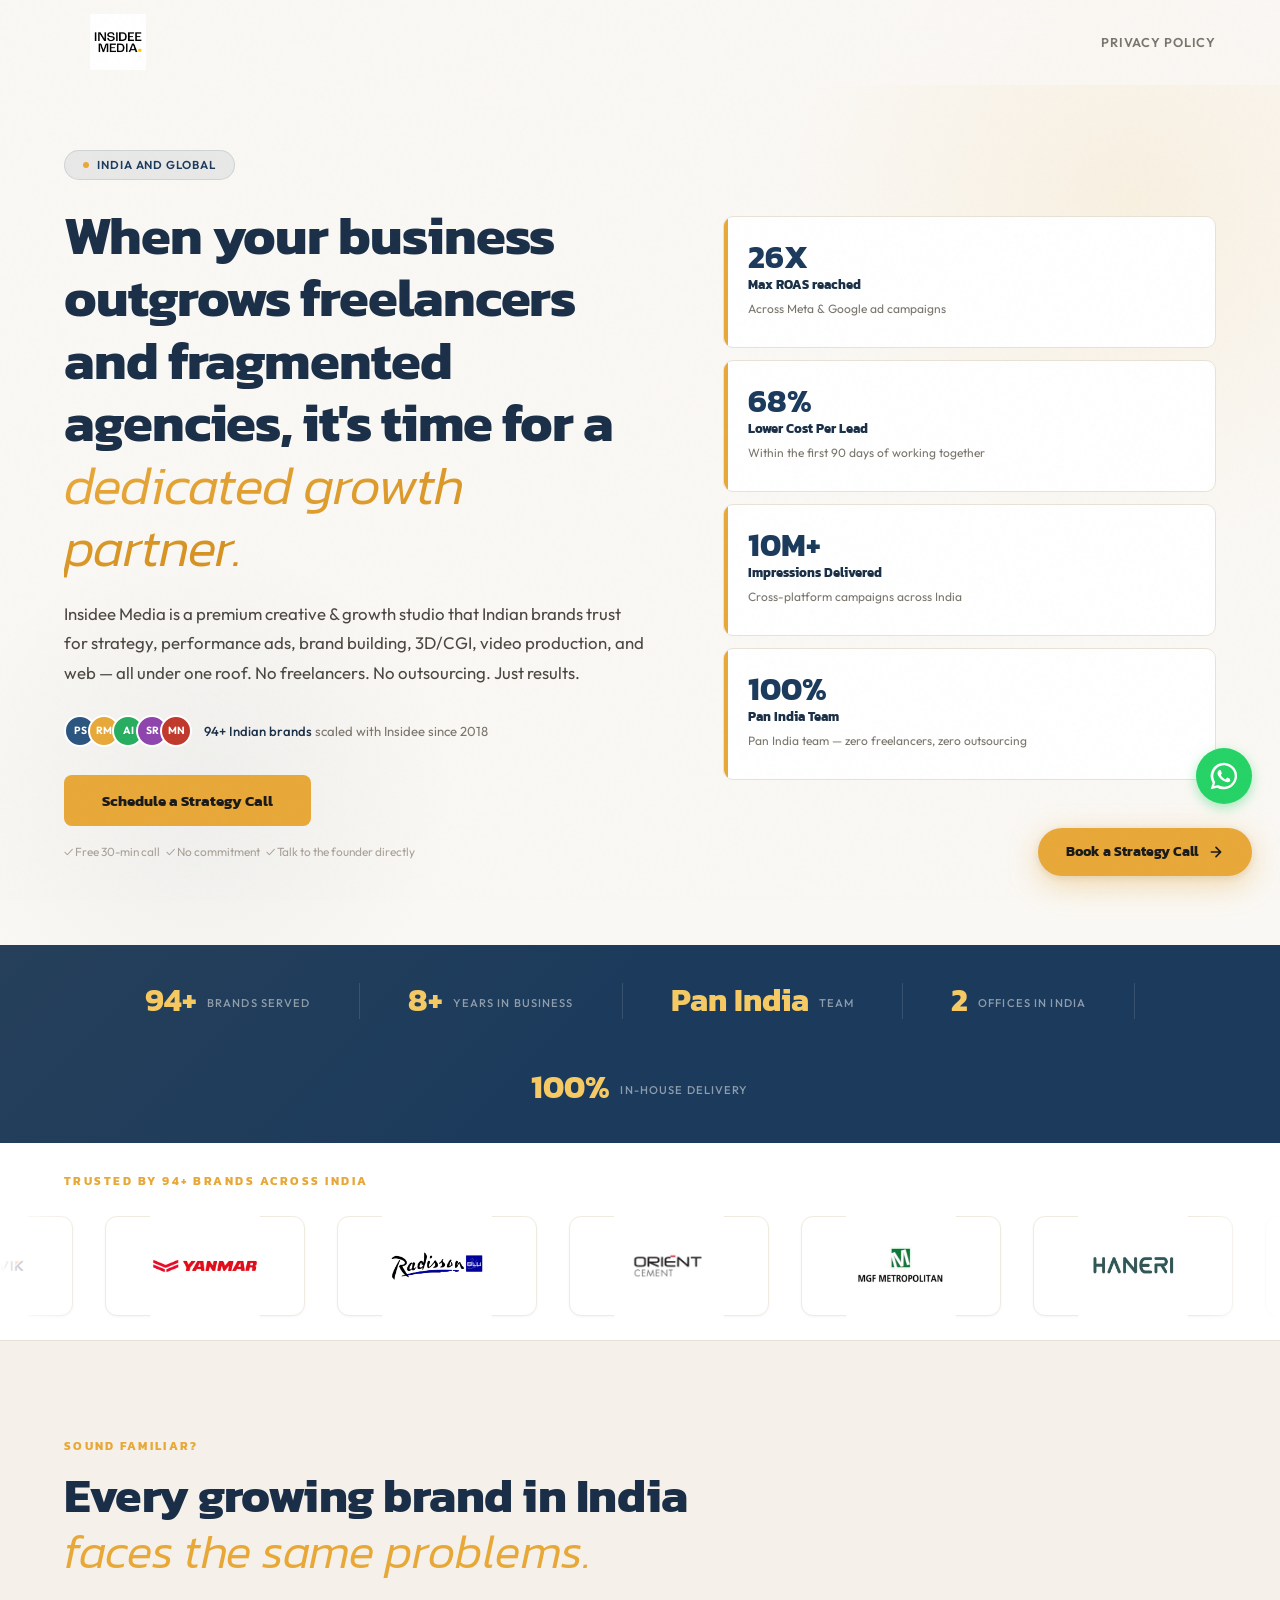
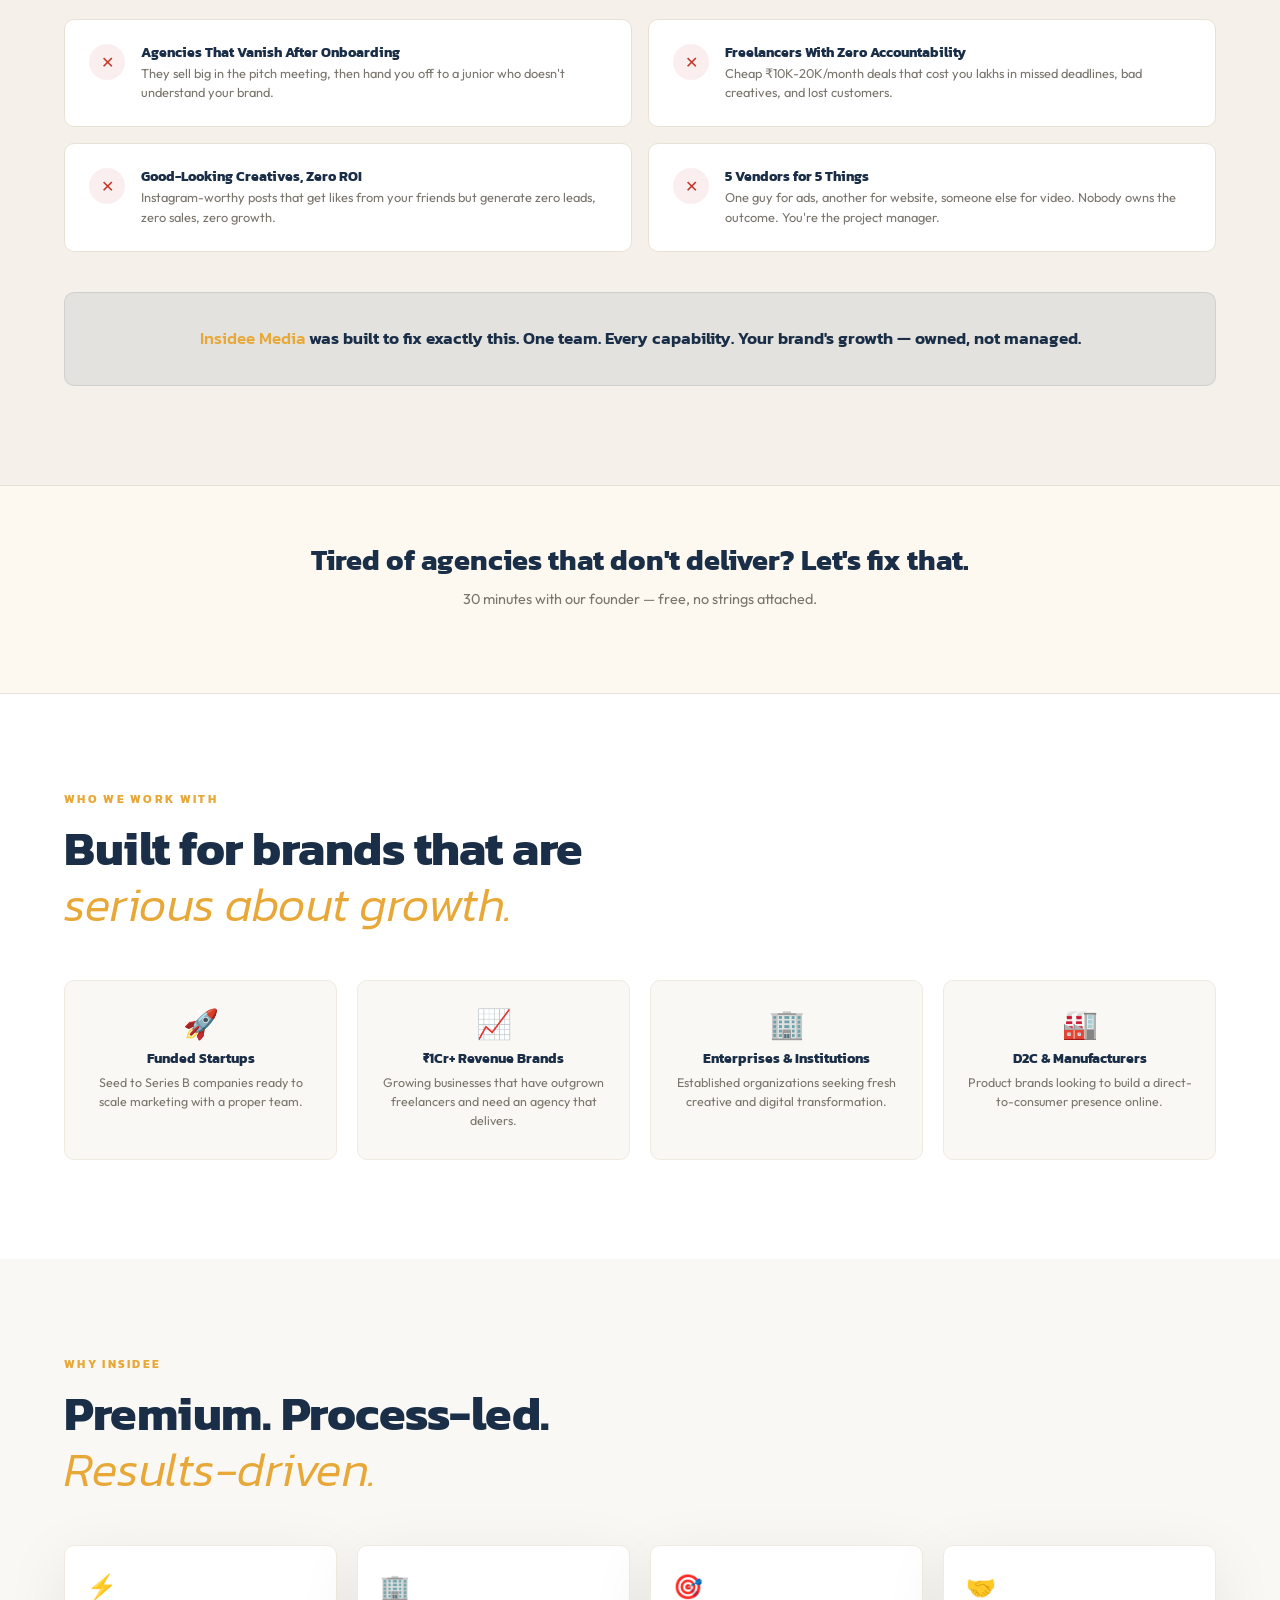
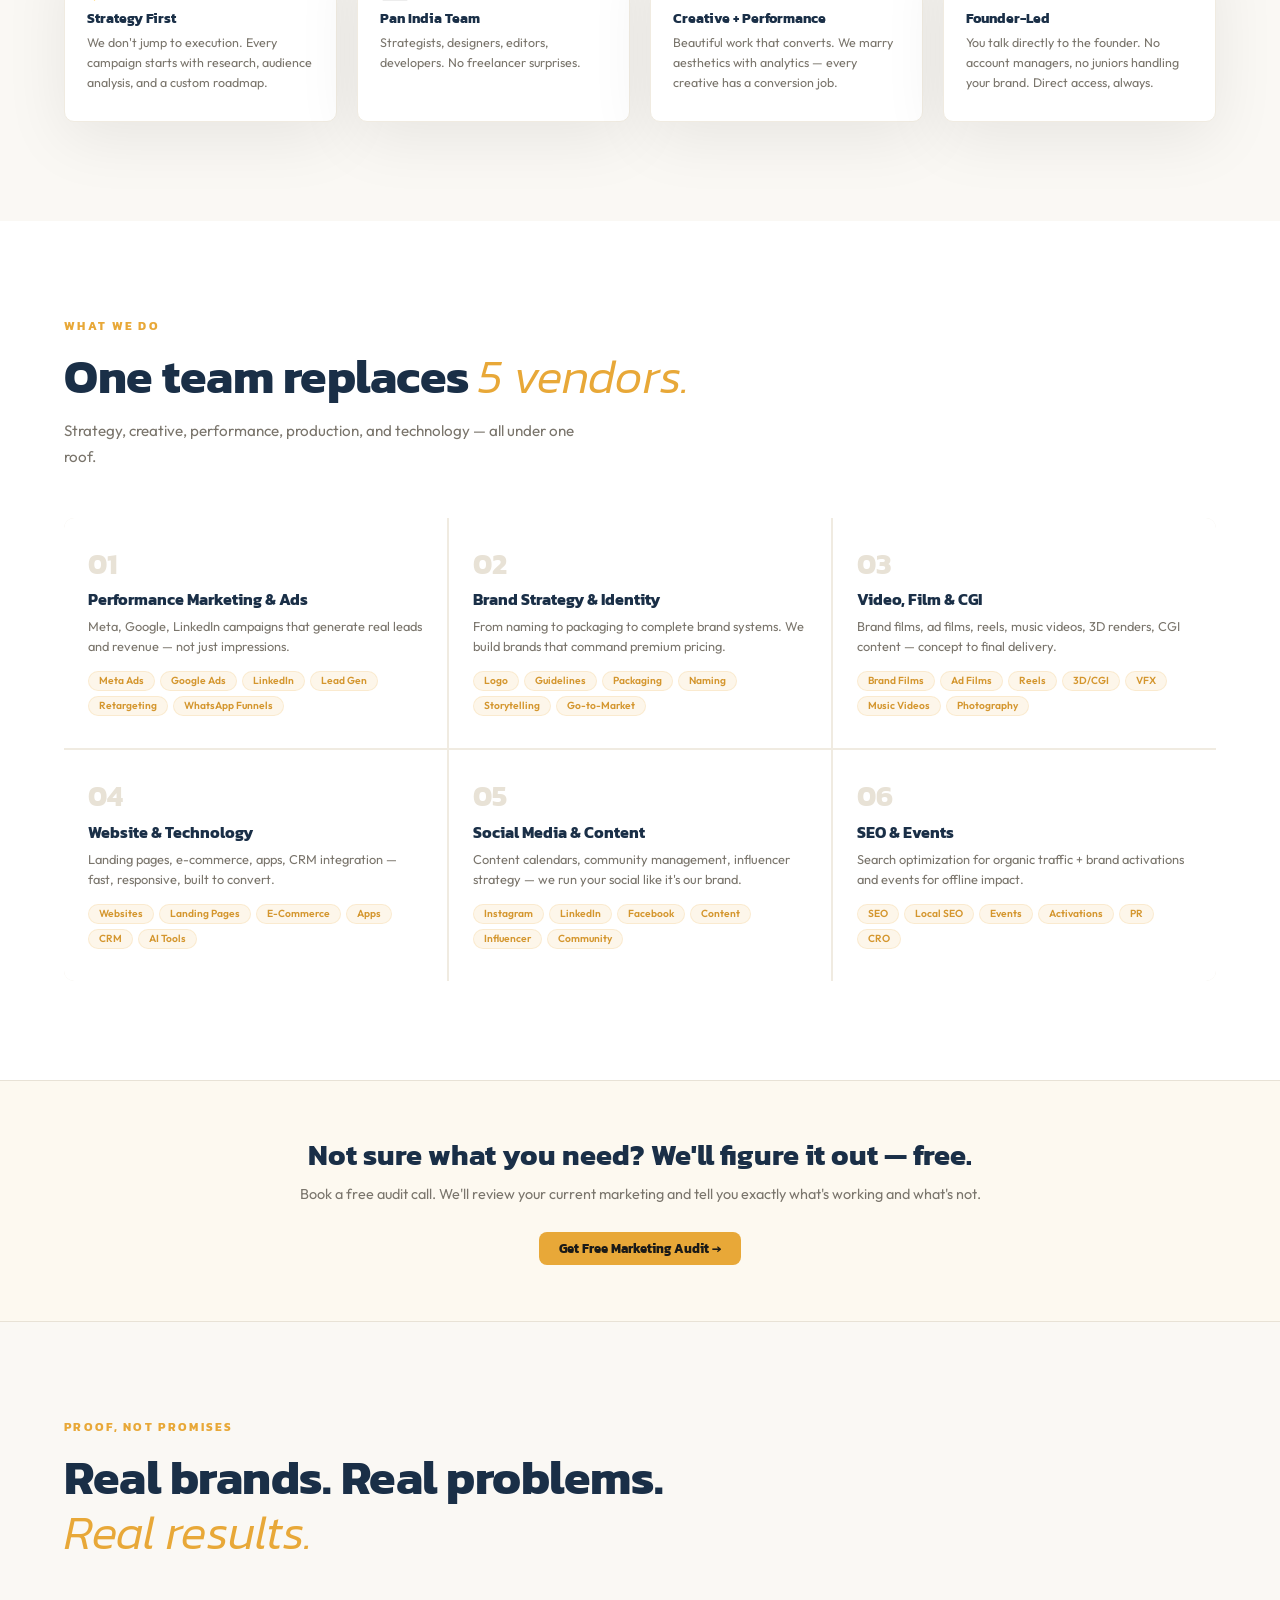
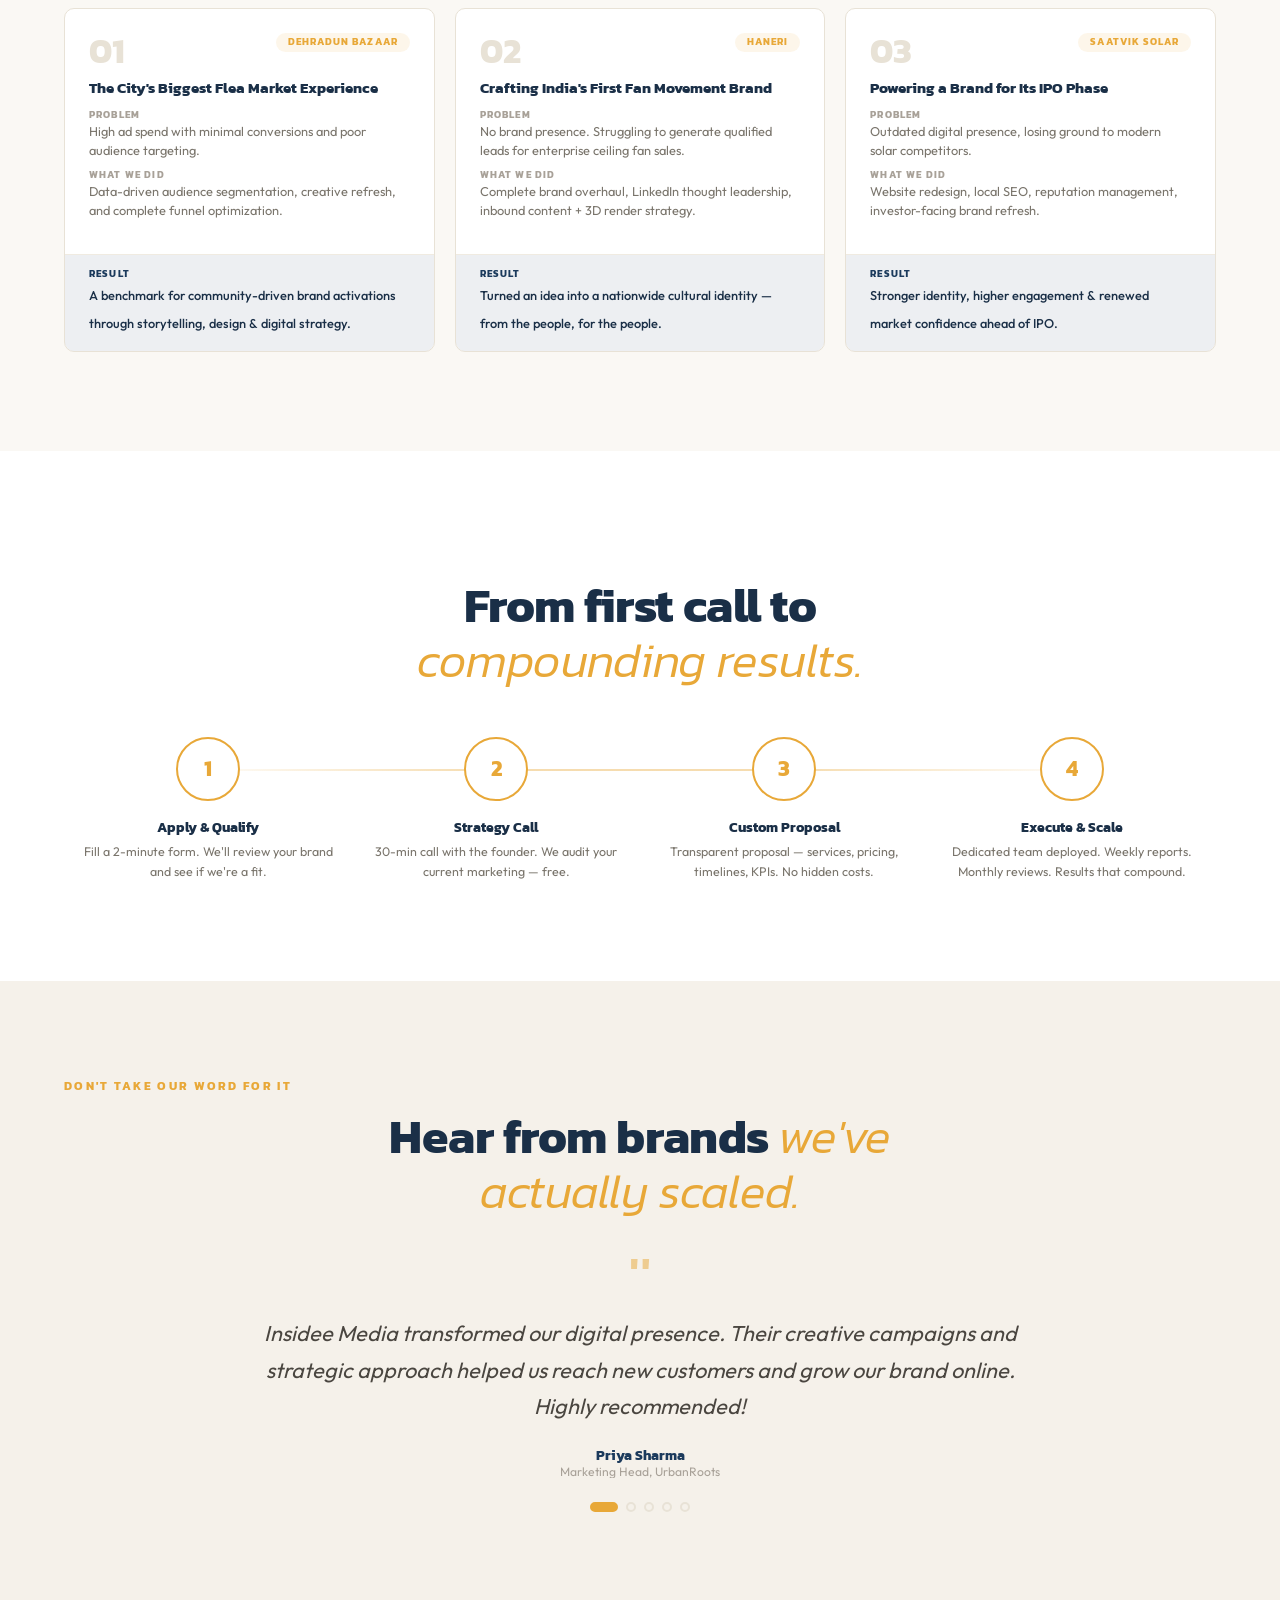
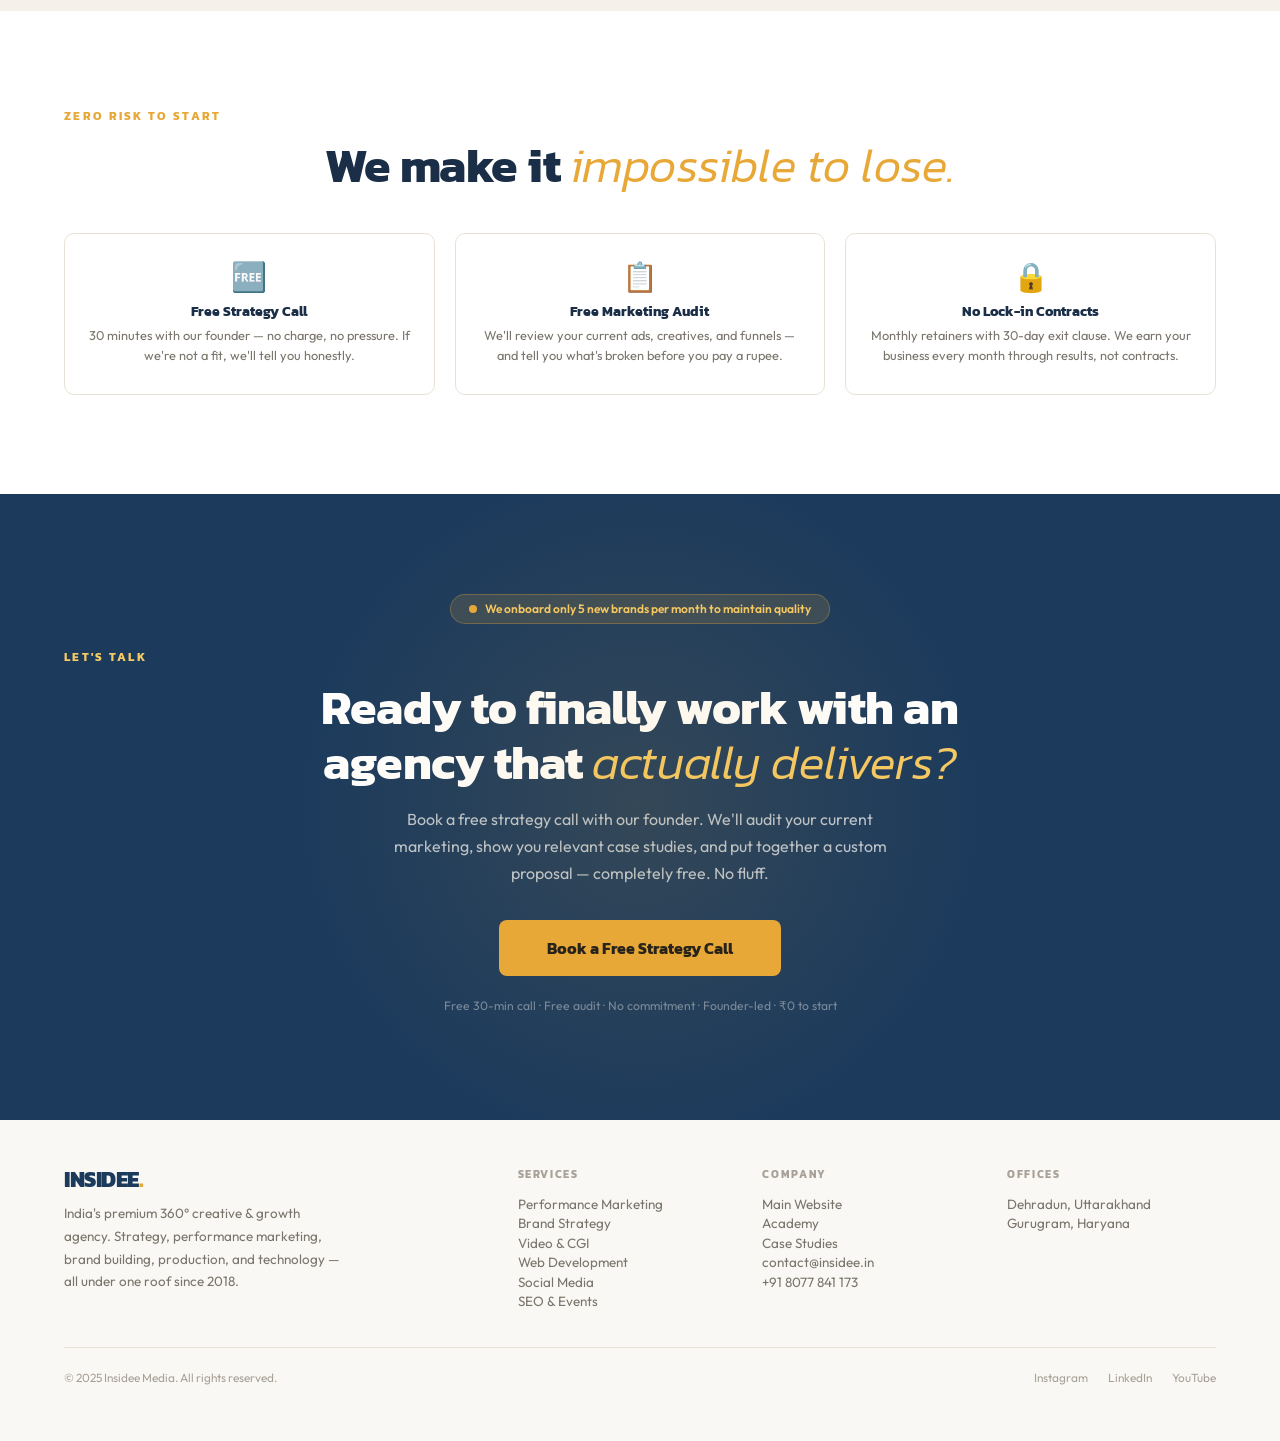
<file: india/index.html>
<!DOCTYPE html>
<html lang="en">

<head>
  <meta charset="UTF-8">
  <meta http-equiv="X-UA-Compatible" content="IE=edge">
  <meta name="viewport" content="width=device-width, initial-scale=1.0">
  <meta name="description" content="Insidee Media — India's Premium Creative & Growth Agency">
  <title>Insidee Media — India's Premium Creative & Growth Agency</title>

  <!-- Meta Pixel Code -->
  <script>
    !function (f, b, e, v, n, t, s) {
      if (f.fbq) return; n = f.fbq = function () {
        n.callMethod ?
          n.callMethod.apply(n, arguments) : n.queue.push(arguments)
      };
      if (!f._fbq) f._fbq = n; n.push = n; n.loaded = !0; n.version = '2.0';
      n.queue = []; t = b.createElement(e); t.async = !0;
      t.src = v; s = b.getElementsByTagName(e)[0];
      s.parentNode.insertBefore(t, s)
    }(window, document, 'script',
      'https://connect.facebook.net/en_US/fbevents.js');
    fbq('init', '1994259637792548');
    fbq('track', 'PageView');
  </script>
  <noscript><img height="1" width="1" style="display:none"
      src="https://www.facebook.com/tr?id=1994259637792548&ev=PageView&noscript=1" /></noscript>
  <!-- End Meta Pixel Code -->

  <!-- Fav Icon -->
  <link rel="icon" type="image/x-icon" href="../assets/imgs/logo/favicon.png">

  <!-- Google Fonts -->
  <link rel="preconnect" href="https://fonts.googleapis.com">
  <link
    href="https://fonts.googleapis.com/css2?family=Kanit:ital,wght@0,300;0,400;0,500;0,600;0,700;0,800;0,900;1,300;1,400&family=Outfit:wght@300;400;500;600;700&display=swap"
    rel="stylesheet">

  <!-- Vendor CSS Files -->
  <link rel="stylesheet" href="../assets/vendor/bootstrap.min.css">
  <link rel="stylesheet" href="../assets/vendor/fontawesome.min.css">
  <link rel="stylesheet" href="../assets/vendor/swiper-bundle.min.css">
  <link rel="stylesheet" href="../assets/vendor/meanmenu.min.css">
  <link rel="stylesheet" href="../assets/vendor/magnific-popup.css">
  <link rel="stylesheet" href="../assets/vendor/animate.min.css">

  <!-- Template Main CSS File -->
  <link rel="stylesheet" href="../assets/css/style.css?v=1.0">
  <style>
    :root {
      --bg: #FAF8F4;
      --bg-warm: #F5F1EA;
      --surface: #FFFFFF;
      --surface-alt: #FDF9F0;
      --border: #E8E2D6;
      --border-light: #F0EBE1;
      --yellow: #E8A838;
      --yellow-light: #F5C963;
      --yellow-dim: rgba(232, 168, 56, 0.10);
      --yellow-hover: #D4962E;
      --blue: #1B3A5C;
      --blue-light: #2A5580;
      --blue-dim: rgba(27, 58, 92, 0.08);
      --blue-text: #1A2F47;
      --red: #C0392B;
      --green: #27AE60;
      --text: #1A1A18;
      --text-secondary: #4A4640;
      --text-muted: #7A756C;
      --text-dim: #A8A198;
      --font-display: 'Kanit', sans-serif;
      --font-heading: 'Kanit', sans-serif;
      --font-body: 'Outfit', sans-serif;
      --radius: 10px;
      --shadow-sm: 0 1px 3px rgba(0, 0, 0, 0.04);
      --shadow-md: 0 4px 20px rgba(0, 0, 0, 0.06);
      --shadow-lg: 0 12px 40px rgba(0, 0, 0, 0.08);
    }

    * {
      margin: 0;
      padding: 0;
      box-sizing: border-box
    }

    html {
      scroll-behavior: smooth;
      font-size: 16px
    }

    body {
      background: var(--bg);
      color: var(--text);
      font-family: var(--font-body);
      overflow-x: hidden;
      -webkit-font-smoothing: antialiased
    }

    ::selection {
      background: var(--yellow);
      color: var(--text)
    }

    .container {
      max-width: 1200px;
      margin: 0 auto;
      padding: 0 24px
    }

    body::before {
      content: '';
      position: fixed;
      inset: 0;
      background-image: url("data:image/svg+xml,%3Csvg viewBox='0 0 256 256' xmlns='http://www.w3.org/2000/svg'%3E%3Cfilter id='n'%3E%3CfeTurbulence type='fractalNoise' baseFrequency='0.85' numOctaves='4' stitchTiles='stitch'/%3E%3C/filter%3E%3Crect width='100%25' height='100%25' filter='url(%23n)' opacity='0.018'/%3E%3C/svg%3E");
      pointer-events: none;
      z-index: 9999
    }

    nav {
      position: fixed;
      top: 0;
      left: 0;
      right: 0;
      z-index: 100;
      padding: 14px 0;
      background: rgba(250, 248, 244, 0.9);
      backdrop-filter: blur(24px);
      -webkit-backdrop-filter: blur(24px);
      border-bottom: 1px solid transparent;
      transition: all 0.4s
    }

    nav.scrolled {
      border-bottom-color: var(--border);
      box-shadow: var(--shadow-sm)
    }

    nav .container {
      display: flex;
      align-items: center;
      justify-content: space-between
    }

    .logo {
      font-family: var(--font-heading);
      font-weight: 800;
      font-size: 1.4rem;
      letter-spacing: -0.02em;
      color: var(--blue)
    }

    .logo span {
      color: var(--yellow)
    }

    .nav-links {
      display: flex;
      gap: 24px;
      align-items: center
    }

    .nav-links a {
      color: var(--text-muted);
      text-decoration: none;
      font-size: 0.8rem;
      font-weight: 600;
      letter-spacing: 0.06em;
      text-transform: uppercase;
      transition: color 0.3s
    }

    .nav-links a:hover {
      color: var(--blue)
    }

    .nav-cta-link {
      background: var(--yellow) !important;
      color: var(--text) !important;
      padding: 10px 22px !important;
      border-radius: 8px;
      font-weight: 700 !important;
      transition: all 0.3s !important
    }

    .nav-cta-link:hover {
      background: var(--yellow-hover) !important;
      color: #fff !important;
      transform: translateY(-1px)
    }

    .mobile-toggle {
      display: none;
      background: none;
      border: none;
      cursor: pointer;
      padding: 4px
    }

    .mobile-toggle span {
      display: block;
      width: 24px;
      height: 2px;
      background: var(--blue);
      margin: 5px 0;
      border-radius: 2px;
      transition: all 0.3s
    }

    .mobile-toggle.active span:nth-child(1) {
      transform: translateY(7px) rotate(45deg)
    }

    .mobile-toggle.active span:nth-child(2) {
      opacity: 0
    }

    .mobile-toggle.active span:nth-child(3) {
      transform: translateY(-7px) rotate(-45deg)
    }


    .floating-cta {
      position: fixed;
      bottom: 24px;
      right: 28px;
      z-index: 999;
      display: flex;
      align-items: center;
      gap: 10px;
      padding: 16px 28px;
      background: var(--yellow);
      color: var(--text);
      font-family: var(--font-heading);
      font-size: 0.88rem;
      font-weight: 700;
      border: none;
      border-radius: 60px;
      cursor: pointer;
      text-decoration: none;
      box-shadow: 0 8px 30px rgba(232, 168, 56, 0.4), 0 2px 8px rgba(0, 0, 0, 0.1);
      transition: all 0.35s cubic-bezier(0.4, 0, 0.2, 1);
      animation: floatPulse 3s ease-in-out infinite
    }

    .floating-cta:hover {
      background: var(--yellow-hover);
      color: #fff;
      transform: translateY(-3px) scale(1.03);
      box-shadow: 0 14px 44px rgba(232, 168, 56, 0.5)
    }

    .floating-cta svg {
      transition: transform 0.3s
    }

    .floating-cta:hover svg {
      transform: translateX(3px)
    }

    @keyframes floatPulse {

      0%,
      100% {
        box-shadow: 0 8px 30px rgba(232, 168, 56, 0.4), 0 2px 8px rgba(0, 0, 0, 0.1)
      }

      50% {
        box-shadow: 0 8px 44px rgba(232, 168, 56, 0.6), 0 2px 8px rgba(0, 0, 0, 0.1)
      }
    }

    .whatsapp-widget {
      position: fixed;
      bottom: 96px;
      right: 28px;
      z-index: 999;
      width: 56px;
      height: 56px;
      background: #25D366;
      color: white;
      border-radius: 50%;
      display: flex;
      align-items: center;
      justify-content: center;
      box-shadow: 0 4px 12px rgba(37, 211, 102, 0.4);
      transition: all 0.3s;
      text-decoration: none;
    }

    .whatsapp-widget:hover {
      background: #128C7E;
      transform: translateY(-3px) scale(1.05);
      box-shadow: 0 6px 16px rgba(37, 211, 102, 0.5);
    }

    /* ── Tally Form Modal ── */
    .tally-modal-overlay {
      position: fixed;
      inset: 0;
      z-index: 10000;
      background: rgba(0, 0, 0, 0.55);
      backdrop-filter: blur(8px);
      -webkit-backdrop-filter: blur(8px);
      display: flex;
      align-items: center;
      justify-content: center;
      opacity: 0;
      visibility: hidden;
      transition: opacity 0.35s ease, visibility 0.35s ease;
      padding: 16px;
    }

    .tally-modal-overlay.active {
      opacity: 1;
      visibility: visible;
    }

    .tally-modal {
      position: relative;
      background: var(--surface);
      border-radius: 16px;
      width: 100%;
      max-width: 600px;
      max-height: 90vh;
      overflow-y: auto;
      box-shadow: 0 24px 80px rgba(0, 0, 0, 0.25);
      transform: translateY(30px) scale(0.97);
      transition: transform 0.35s cubic-bezier(0.4, 0, 0.2, 1);
    }

    .tally-modal-overlay.active .tally-modal {
      transform: translateY(0) scale(1);
    }

    .tally-modal-header {
      display: flex;
      align-items: center;
      justify-content: space-between;
      padding: 20px 24px 12px;
      border-bottom: 1px solid var(--border-light);
    }

    .tally-modal-header h3 {
      font-family: var(--font-heading);
      font-size: 1.1rem;
      font-weight: 700;
      color: var(--blue-text);
    }

    .tally-modal-close {
      width: 36px;
      height: 36px;
      border-radius: 50%;
      border: none;
      background: var(--blue-dim);
      color: var(--blue);
      font-size: 1.2rem;
      cursor: pointer;
      display: flex;
      align-items: center;
      justify-content: center;
      transition: all 0.25s;
      flex-shrink: 0;
    }

    .tally-modal-close:hover {
      background: var(--yellow);
      color: var(--text);
    }

    .tally-modal-body {
      padding: 8px 12px 16px;
    }

    .tally-modal-body iframe {
      width: 100%;
      min-height: 598px;
      border: none;
    }

    @media(max-width:600px) {
      .tally-modal-overlay {
        padding: 0;
        align-items: flex-end;
      }

      .tally-modal {
        max-width: 100%;
        max-height: 95vh;
        border-radius: 20px 20px 0 0;
        transform: translateY(100%);
      }

      .tally-modal-overlay.active .tally-modal {
        transform: translateY(0);
      }

      .tally-modal-header {
        padding: 16px 18px 10px;
        position: sticky;
        top: 0;
        background: var(--surface);
        z-index: 2;
        border-radius: 20px 20px 0 0;
      }

      .tally-modal-header h3 {
        font-size: 1rem;
      }

      .tally-modal-body {
        padding: 4px 6px 16px;
      }

      .tally-modal-body iframe {
        min-height: 520px;
      }
    }

    .btn-primary {
      display: inline-flex;
      align-items: center;
      gap: 10px;
      padding: 18px 38px;
      background: var(--yellow);
      color: var(--text);
      font-family: var(--font-heading);
      font-size: 0.95rem;
      font-weight: 700;
      border: none;
      border-radius: 8px;
      cursor: pointer;
      text-decoration: none;
      transition: all 0.35s cubic-bezier(0.4, 0, 0.2, 1)
    }

    .btn-primary:hover {
      background: var(--yellow-hover);
      color: #fff;
      transform: translateY(-2px);
      box-shadow: 0 10px 30px rgba(232, 168, 56, 0.35)
    }

    .btn-primary svg {
      transition: transform 0.3s
    }

    .btn-primary:hover svg {
      transform: translateX(3px)
    }

    .btn-secondary {
      display: inline-flex;
      align-items: center;
      gap: 10px;
      padding: 18px 38px;
      background: transparent;
      color: var(--blue);
      font-family: var(--font-heading);
      font-size: 0.95rem;
      font-weight: 600;
      border: 2px solid var(--blue);
      border-radius: 8px;
      cursor: pointer;
      text-decoration: none;
      transition: all 0.35s
    }

    .btn-secondary:hover {
      background: var(--blue);
      color: #fff
    }

    .btn-small {
      padding: 10px 20px;
      font-size: 0.82rem
    }

    .btn-whatsapp {
      background: #25D366 !important;
      color: #fff !important
    }

    .btn-whatsapp:hover {
      background: #1DA851 !important;
      box-shadow: 0 10px 30px rgba(37, 211, 102, 0.3)
    }

    section {
      padding: 100px 0
    }

    .section-label {
      font-family: var(--font-heading);
      font-size: 0.72rem;
      font-weight: 700;
      letter-spacing: 0.2em;
      text-transform: uppercase;
      color: var(--yellow);
      margin-bottom: 16px
    }

    .section-title {
      font-family: var(--font-display);
      font-size: clamp(1.9rem, 3.8vw, 3rem);
      line-height: 1.15;
      font-weight: 700;
      color: var(--blue-text);
      max-width: 650px;
      letter-spacing: -0.01em
    }

    .section-title em {
      font-style: italic;
      font-weight: 300;
      color: var(--yellow)
    }

    .section-desc {
      font-size: 0.95rem;
      color: var(--text-muted);
      line-height: 1.7;
      max-width: 540px;
      margin-top: 14px
    }

    @keyframes fadeInUp {
      from {
        opacity: 0;
        transform: translateY(30px)
      }

      to {
        opacity: 1;
        transform: translateY(0)
      }
    }

    @keyframes pulseDot {

      0%,
      100% {
        opacity: 1
      }

      50% {
        opacity: 0.3
      }
    }

    .fade-in {
      opacity: 0;
      transform: translateY(35px);
      transition: all 0.7s cubic-bezier(0.4, 0, 0.2, 1)
    }

    .fade-in.visible {
      opacity: 1;
      transform: translateY(0)
    }

    .hero {
      min-height: 100vh;
      display: flex;
      align-items: center;
      position: relative;
      padding: 130px 0 80px;
      overflow: hidden
    }

    .hero::before {
      content: '';
      position: absolute;
      top: -200px;
      right: -250px;
      width: 800px;
      height: 800px;
      background: radial-gradient(circle, rgba(232, 168, 56, 0.10) 0%, transparent 60%);
      pointer-events: none
    }

    .hero::after {
      content: '';
      position: absolute;
      bottom: -150px;
      left: -100px;
      width: 600px;
      height: 600px;
      background: radial-gradient(circle, rgba(27, 58, 92, 0.05) 0%, transparent 60%);
      pointer-events: none
    }

    .hero-content {
      position: relative;
      z-index: 2;
      display: grid;
      grid-template-columns: 1.1fr 0.9fr;
      gap: 56px;
      align-items: center
    }

    .hero-left {
      max-width: 580px
    }

    .hero-badge {
      display: inline-flex;
      align-items: center;
      gap: 8px;
      padding: 8px 18px;
      background: var(--blue-dim);
      border: 1px solid rgba(27, 58, 92, 0.12);
      border-radius: 100px;
      font-size: 0.72rem;
      font-weight: 600;
      color: var(--blue);
      letter-spacing: 0.08em;
      text-transform: uppercase;
      margin-bottom: 24px;
      animation: fadeInUp 0.8s ease both
    }

    .hero-badge::before {
      content: '';
      width: 6px;
      height: 6px;
      background: var(--yellow);
      border-radius: 50%;
      animation: pulseDot 2s infinite
    }

    .hero h1 {
      font-family: var(--font-display);
      font-size: clamp(2.2rem, 4.5vw, 3.4rem);
      line-height: 1.15;
      font-weight: 700;
      color: var(--blue-text);
      letter-spacing: -0.02em;
      animation: fadeInUp 0.8s 0.1s ease both
    }

    .hero h1 em {
      font-style: italic;
      font-weight: 300;
      background: linear-gradient(135deg, var(--yellow), #D49020);
      -webkit-background-clip: text;
      -webkit-text-fill-color: transparent;
      background-clip: text
    }

    .hero-sub {
      font-size: 1.05rem;
      line-height: 1.75;
      color: var(--text-secondary);
      margin: 20px 0 28px;
      animation: fadeInUp 0.8s 0.2s ease both
    }

    .hero-proof {
      display: flex;
      align-items: center;
      gap: 12px;
      margin-bottom: 28px;
      animation: fadeInUp 0.8s 0.25s ease both
    }

    .hero-proof-avatars {
      display: flex
    }

    .hero-proof-avatars span {
      width: 32px;
      height: 32px;
      border-radius: 50%;
      border: 2px solid var(--surface);
      margin-left: -8px;
      display: flex;
      align-items: center;
      justify-content: center;
      font-size: 0.65rem;
      font-weight: 700;
      color: #fff
    }

    .hero-proof-avatars span:first-child {
      margin-left: 0
    }

    .hero-proof-text {
      font-size: 0.82rem;
      color: var(--text-muted)
    }

    .hero-proof-text strong {
      color: var(--blue-text)
    }

    .hero-actions {
      display: flex;
      gap: 14px;
      flex-wrap: wrap;
      animation: fadeInUp 0.8s 0.3s ease both
    }

    .hero-cta-note {
      font-size: 0.74rem;
      color: var(--text-dim);
      margin-top: 12px;
      animation: fadeInUp 0.8s 0.35s ease both
    }

    .hero-right {
      animation: fadeInUp 0.8s 0.4s ease both
    }

    .results-preview {
      display: flex;
      flex-direction: column;
      gap: 12px
    }

    .rp-card {
      background: var(--surface);
      border: 1px solid var(--border);
      border-radius: var(--radius);
      padding: 24px;
      transition: all 0.3s;
      position: relative;
      overflow: hidden
    }

    .rp-card:hover {
      border-color: var(--yellow);
      box-shadow: var(--shadow-md)
    }

    .rp-card::before {
      content: '';
      position: absolute;
      left: 0;
      top: 0;
      bottom: 0;
      width: 4px;
      background: var(--yellow)
    }

    .rp-metric {
      font-family: var(--font-display);
      font-size: 2rem;
      font-weight: 700;
      color: var(--blue);
      line-height: 1
    }

    .rp-card h4 {
      font-family: var(--font-heading);
      font-size: 0.82rem;
      font-weight: 700;
      color: var(--blue-text);
      margin-top: 4px
    }

    .rp-card p {
      font-size: 0.75rem;
      color: var(--text-muted);
      margin-top: 2px
    }

    .trust-bar {
      padding: 36px 0;
      background: var(--blue);
      color: #fff;
      position: relative;
      overflow: hidden
    }

    .trust-bar::before {
      content: '';
      position: absolute;
      inset: 0;
      background: linear-gradient(135deg, rgba(232, 168, 56, 0.05) 0%, transparent 50%);
      pointer-events: none
    }

    .trust-bar-inner {
      display: flex;
      justify-content: center;
      align-items: center;
      gap: 48px;
      flex-wrap: wrap
    }

    .trust-item {
      text-align: center
    }

    .trust-item h3 {
      font-family: var(--font-display);
      font-size: 2rem;
      font-weight: 700;
      color: var(--yellow-light)
    }

    .trust-item p {
      font-size: 0.7rem;
      letter-spacing: 0.1em;
      text-transform: uppercase;
      color: rgba(255, 255, 255, 0.5);
      margin-top: 4px;
      font-weight: 500
    }

    .trust-divider {
      width: 1px;
      height: 36px;
      background: rgba(255, 255, 255, 0.12)
    }

    .modern-clients {
      padding: 32px 0 16px 0;
      background: var(--surface);
      border-bottom: 1px solid var(--border)
    }

    .modern-clients .section-label {
      text-align: center;
      margin-bottom: 20px;
      font-size: 0.78rem;
      text-transform: uppercase;
      color: var(--yellow);
      font-family: var(--font-heading);
      font-weight: 700;
      letter-spacing: 0.2em
    }

    .logo-card {
      width: 200px;
      height: 100px;
      padding: 10px 20px;
      background: #fff;
      border: 1px solid var(--border-light);
      border-radius: 12px;
      display: inline-flex;
      align-items: center;
      justify-content: center;
      margin: 0 16px;
      box-shadow: var(--shadow-sm);
      transition: all 0.3s;
      flex-shrink: 0
    }

    .logo-card img {
      width: 100%;
      height: 100%;
      object-fit: contain;
      transition: all 0.3s;
      transform: scale(1.4)
    }

    .logo-card:hover {
      border-color: var(--yellow);
      transform: translateY(-3px);
      box-shadow: var(--shadow-md)
    }

    .logo-card:hover img {
      transform: scale(1.55)
    }

    .logos-grand-wrapper {
      position: relative;
      overflow: hidden;
      width: 100%
    }

    .logos-grand-wrapper::before,
    .logos-grand-wrapper::after {
      content: '';
      position: absolute;
      top: 0;
      bottom: 0;
      width: 80px;
      z-index: 2;
      pointer-events: none
    }

    .logos-grand-wrapper::before {
      left: 0;
      background: linear-gradient(90deg, var(--surface), transparent)
    }

    .logos-grand-wrapper::after {
      right: 0;
      background: linear-gradient(270deg, var(--surface), transparent)
    }

    .logos-marquee {
      overflow-x: auto;
      overflow-y: hidden;
      scrollbar-width: none;
      -ms-overflow-style: none;
      cursor: grab
    }

    .logos-marquee::-webkit-scrollbar {
      display: none
    }

    .logos-marquee.active {
      cursor: grabbing
    }

    .logos-track {
      display: flex;
      align-items: center;
      width: max-content;
      padding: 8px 0
    }

    .pain-section {
      background: var(--bg-warm)
    }

    .pain-grid {
      display: grid;
      grid-template-columns: repeat(2, 1fr);
      gap: 16px;
      margin-top: 40px
    }

    .pain-card {
      padding: 24px;
      background: var(--surface);
      border: 1px solid var(--border);
      border-radius: var(--radius);
      display: flex;
      gap: 16px;
      align-items: flex-start;
      transition: all 0.3s
    }

    .pain-card:hover {
      border-color: var(--red);
      box-shadow: var(--shadow-md)
    }

    .pain-x {
      width: 36px;
      height: 36px;
      border-radius: 50%;
      background: rgba(192, 57, 43, 0.08);
      display: flex;
      align-items: center;
      justify-content: center;
      font-size: 1rem;
      flex-shrink: 0;
      color: var(--red)
    }

    .pain-card h4 {
      font-family: var(--font-heading);
      font-size: 0.88rem;
      font-weight: 700;
      color: var(--blue-text);
      margin-bottom: 3px
    }

    .pain-card p {
      font-size: 0.8rem;
      color: var(--text-muted);
      line-height: 1.5
    }

    .pain-fix {
      text-align: center;
      margin-top: 40px;
      padding: 32px;
      background: var(--blue-dim);
      border-radius: var(--radius);
      border: 1px solid rgba(27, 58, 92, 0.1)
    }

    .pain-fix p {
      font-family: var(--font-heading);
      font-size: 1.05rem;
      font-weight: 600;
      color: var(--blue-text)
    }

    .pain-fix strong {
      color: var(--yellow)
    }

    .mid-cta {
      background: var(--surface-alt);
      padding: 56px 0;
      border-top: 1px solid var(--border);
      border-bottom: 1px solid var(--border);
      text-align: center
    }

    .mid-cta h3 {
      font-family: var(--font-display);
      font-size: clamp(1.4rem, 2.5vw, 1.8rem);
      font-weight: 700;
      color: var(--blue-text);
      margin-bottom: 8px
    }

    .mid-cta p {
      color: var(--text-muted);
      font-size: 0.9rem;
      margin-bottom: 24px
    }

    .ideal-section {
      background: var(--surface)
    }

    .ideal-grid {
      display: grid;
      grid-template-columns: repeat(4, 1fr);
      gap: 20px;
      margin-top: 48px
    }

    .ideal-card {
      padding: 28px 22px;
      background: var(--bg);
      border: 1px solid var(--border-light);
      border-radius: var(--radius);
      transition: all 0.4s;
      position: relative;
      overflow: hidden;
      text-align: center
    }

    .ideal-card::before {
      content: '';
      position: absolute;
      bottom: 0;
      left: 0;
      width: 100%;
      height: 3px;
      background: var(--yellow);
      transform: scaleX(0);
      transform-origin: left;
      transition: transform 0.4s
    }

    .ideal-card:hover::before {
      transform: scaleX(1)
    }

    .ideal-card:hover {
      box-shadow: var(--shadow-md);
      border-color: var(--yellow)
    }

    .ideal-icon {
      font-size: 1.8rem;
      margin-bottom: 12px
    }

    .ideal-card h3 {
      font-family: var(--font-heading);
      font-size: 0.88rem;
      font-weight: 700;
      color: var(--blue-text);
      margin-bottom: 6px
    }

    .ideal-card p {
      font-size: 0.78rem;
      line-height: 1.55;
      color: var(--text-muted)
    }

    .why-grid {
      display: grid;
      grid-template-columns: repeat(4, 1fr);
      gap: 20px;
      margin-top: 48px
    }

    .why-card {
      padding: 28px 22px;
      background: var(--surface);
      border: 1px solid var(--border-light);
      border-radius: var(--radius);
      transition: all 0.4s;
      position: relative;
      overflow: hidden
    }

    .why-card::before {
      content: '';
      position: absolute;
      bottom: 0;
      left: 0;
      width: 100%;
      height: 3px;
      background: var(--yellow);
      transform: scaleX(0);
      transform-origin: left;
      transition: transform 0.4s
    }

    .why-card:hover::before {
      transform: scaleX(1)
    }

    .why-card:hover {
      box-shadow: var(--shadow-md);
      border-color: var(--yellow)
    }

    .why-icon {
      font-size: 1.5rem;
      margin-bottom: 12px
    }

    .why-card h3 {
      font-family: var(--font-heading);
      font-size: 0.9rem;
      font-weight: 700;
      color: var(--blue-text);
      margin-bottom: 6px
    }

    .why-card p {
      font-size: 0.78rem;
      line-height: 1.6;
      color: var(--text-muted)
    }

    .cap-grid {
      display: grid;
      grid-template-columns: repeat(3, 1fr);
      gap: 2px;
      margin-top: 48px;
      background: var(--border-light);
      border-radius: var(--radius);
      overflow: hidden
    }

    .cap-card {
      background: var(--surface);
      padding: 32px 24px;
      transition: all 0.4s;
      position: relative
    }

    .cap-card::after {
      content: '';
      position: absolute;
      top: 0;
      left: 0;
      width: 0;
      height: 3px;
      background: linear-gradient(90deg, var(--yellow), var(--blue));
      transition: width 0.5s
    }

    .cap-card:hover::after {
      width: 100%
    }

    .cap-card:hover {
      background: var(--surface-alt)
    }

    .cap-num {
      font-family: var(--font-display);
      font-size: 1.8rem;
      color: var(--border);
      font-weight: 700;
      margin-bottom: 12px;
      transition: color 0.3s
    }

    .cap-card:hover .cap-num {
      color: var(--yellow-dim)
    }

    .cap-card h3 {
      font-family: var(--font-heading);
      font-size: 1rem;
      font-weight: 700;
      color: var(--blue-text);
      margin-bottom: 6px
    }

    .cap-card p {
      font-size: 0.8rem;
      line-height: 1.6;
      color: var(--text-muted);
      margin-bottom: 14px
    }

    .cap-tags {
      display: flex;
      flex-wrap: wrap;
      gap: 5px
    }

    .cap-tags span {
      padding: 4px 10px;
      background: var(--yellow-dim);
      border: 1px solid rgba(232, 168, 56, 0.15);
      border-radius: 100px;
      font-size: 0.64rem;
      color: var(--yellow-hover);
      font-weight: 600
    }

    .case-grid {
      display: grid;
      grid-template-columns: repeat(3, 1fr);
      gap: 20px;
      margin-top: 48px
    }

    .case-card {
      background: var(--surface);
      border: 1px solid var(--border);
      border-radius: var(--radius);
      overflow: hidden;
      transition: all 0.4s
    }

    .case-card:hover {
      transform: translateY(-4px);
      box-shadow: var(--shadow-lg);
      border-color: var(--yellow)
    }

    .case-header {
      padding: 24px 24px 0;
      display: flex;
      justify-content: space-between;
      align-items: flex-start
    }

    .case-num {
      font-family: var(--font-display);
      font-size: 2.2rem;
      font-weight: 700;
      color: var(--border);
      line-height: 1
    }

    .case-brand {
      font-family: var(--font-heading);
      font-size: 0.65rem;
      font-weight: 700;
      letter-spacing: 0.1em;
      text-transform: uppercase;
      color: var(--yellow);
      background: var(--yellow-dim);
      padding: 4px 12px;
      border-radius: 100px
    }

    .case-body {
      padding: 10px 24px 24px
    }

    .case-body h3 {
      font-family: var(--font-heading);
      font-size: 0.95rem;
      font-weight: 700;
      color: var(--blue-text);
      margin-bottom: 12px;
      line-height: 1.3
    }

    .case-detail {
      margin-bottom: 10px
    }

    .case-label {
      font-family: var(--font-heading);
      font-size: 0.6rem;
      font-weight: 700;
      letter-spacing: 0.12em;
      text-transform: uppercase;
      color: var(--text-dim);
      margin-bottom: 2px
    }

    .case-detail p {
      font-size: 0.8rem;
      line-height: 1.5;
      color: var(--text-muted)
    }

    .case-result {
      padding: 14px 24px;
      background: var(--blue-dim);
      border-top: 1px solid var(--border-light)
    }

    .case-result .case-label {
      color: var(--blue)
    }

    .case-result p {
      color: var(--blue-text);
      font-weight: 500;
      font-size: 0.8rem
    }

    .process-steps {
      display: grid;
      grid-template-columns: repeat(4, 1fr);
      gap: 0;
      margin-top: 48px;
      position: relative
    }

    .process-steps::before {
      content: '';
      position: absolute;
      top: 32px;
      left: 10%;
      right: 10%;
      height: 2px;
      background: linear-gradient(90deg, transparent, var(--yellow), var(--yellow), transparent);
      opacity: 0.4
    }

    .step {
      text-align: center;
      padding: 0 16px;
      position: relative
    }

    .step-num {
      width: 64px;
      height: 64px;
      border-radius: 50%;
      border: 2px solid var(--yellow);
      background: var(--surface);
      display: flex;
      align-items: center;
      justify-content: center;
      font-family: var(--font-display);
      font-size: 1.4rem;
      font-weight: 700;
      color: var(--yellow);
      margin: 0 auto 18px;
      position: relative;
      z-index: 2;
      transition: all 0.3s
    }

    .step:hover .step-num {
      background: var(--yellow);
      color: #fff
    }

    .step h3 {
      font-family: var(--font-heading);
      font-size: 0.9rem;
      font-weight: 700;
      margin-bottom: 6px;
      color: var(--blue-text)
    }

    .step p {
      font-size: 0.78rem;
      line-height: 1.6;
      color: var(--text-muted)
    }

    .testimonials {
      padding: 100px 0;
      background: var(--bg-warm)
    }

    .t-slider {
      max-width: 760px;
      margin: 40px auto 0;
      overflow: hidden
    }

    .t-slide {
      display: none;
      text-align: center;
      animation: fadeIn 0.5s
    }

    .t-slide.active {
      display: block
    }

    @keyframes fadeIn {
      from {
        opacity: 0
      }

      to {
        opacity: 1
      }
    }

    .t-slide .qm {
      font-family: var(--font-display);
      font-size: 4.5rem;
      color: var(--yellow);
      line-height: 0.5;
      margin-bottom: 20px;
      opacity: 0.5
    }

    .t-slide blockquote {
      font-size: clamp(1.05rem, 1.8vw, 1.35rem);
      line-height: 1.7;
      font-style: italic;
      color: var(--text-secondary);
      margin-bottom: 24px
    }

    .t-slide .ta {
      font-family: var(--font-heading);
      font-size: 0.85rem;
      font-weight: 700;
      color: var(--blue)
    }

    .t-slide .tr {
      font-size: 0.76rem;
      color: var(--text-dim);
      margin-top: 3px
    }

    .t-dots {
      display: flex;
      justify-content: center;
      gap: 8px;
      margin-top: 24px
    }

    .t-dots button {
      width: 10px;
      height: 10px;
      border-radius: 50%;
      border: 2px solid var(--border);
      background: transparent;
      cursor: pointer;
      transition: all 0.3s;
      padding: 0
    }

    .t-dots button.active {
      background: var(--yellow);
      border-color: var(--yellow);
      width: 28px;
      border-radius: 20px
    }

    .risk-section {
      background: var(--surface);
      text-align: center
    }

    .risk-grid {
      display: grid;
      grid-template-columns: repeat(3, 1fr);
      gap: 20px;
      margin-top: 40px
    }

    .risk-card {
      padding: 28px 20px;
      border: 1px solid var(--border);
      border-radius: var(--radius)
    }

    .risk-icon {
      font-size: 1.8rem;
      margin-bottom: 12px
    }

    .risk-card h4 {
      font-family: var(--font-heading);
      font-size: 0.88rem;
      font-weight: 700;
      color: var(--blue-text);
      margin-bottom: 6px
    }

    .risk-card p {
      font-size: 0.8rem;
      color: var(--text-muted);
      line-height: 1.55
    }

    .final-cta {
      padding: 100px 0;
      background: var(--blue);
      color: #fff;
      text-align: center;
      position: relative;
      overflow: hidden
    }

    .final-cta::before {
      content: '';
      position: absolute;
      top: 50%;
      left: 50%;
      transform: translate(-50%, -50%);
      width: 1000px;
      height: 1000px;
      background: radial-gradient(circle, rgba(232, 168, 56, 0.12) 0%, transparent 50%);
      pointer-events: none
    }

    .final-cta .section-label {
      color: var(--yellow-light)
    }

    .final-cta .section-title {
      max-width: 700px;
      margin: 0 auto 16px;
      color: #fff
    }

    .final-cta .section-title em {
      color: var(--yellow-light)
    }

    .final-cta-sub {
      color: rgba(255, 255, 255, 0.7);
      font-size: 1rem;
      margin-bottom: 32px;
      max-width: 520px;
      margin-left: auto;
      margin-right: auto;
      line-height: 1.7
    }

    .final-cta .btn-primary {
      background: var(--yellow);
      color: var(--text);
      padding: 20px 48px;
      font-size: 1rem
    }

    .final-cta .btn-primary:hover {
      background: var(--yellow-light)
    }

    .final-cta-note {
      color: rgba(255, 255, 255, 0.4);
      font-size: 0.76rem;
      margin-top: 16px
    }

    .final-cta-actions {
      display: flex;
      gap: 14px;
      justify-content: center;
      flex-wrap: wrap
    }

    .urgency-bar {
      display: inline-flex;
      align-items: center;
      gap: 8px;
      background: rgba(232, 168, 56, 0.15);
      border: 1px solid rgba(232, 168, 56, 0.3);
      border-radius: 100px;
      padding: 8px 18px;
      font-size: 0.75rem;
      font-weight: 600;
      color: var(--yellow-light);
      margin-bottom: 28px
    }

    .urgency-bar::before {
      content: '';
      width: 8px;
      height: 8px;
      background: var(--yellow);
      border-radius: 50%;
      animation: pulseDot 1.5s infinite
    }

    footer {
      border-top: 1px solid var(--border);
      padding: 48px 0 32px;
      background: var(--bg)
    }

    .footer-grid {
      display: grid;
      grid-template-columns: 2fr 1fr 1fr 1fr;
      gap: 36px;
      margin-bottom: 36px
    }

    .footer-brand p {
      color: var(--text-muted);
      font-size: 0.84rem;
      line-height: 1.7;
      margin-top: 12px;
      max-width: 280px
    }

    .footer-col h4 {
      font-family: var(--font-heading);
      font-size: 0.68rem;
      font-weight: 700;
      letter-spacing: 0.15em;
      text-transform: uppercase;
      color: var(--text-dim);
      margin-bottom: 14px
    }

    .footer-col a {
      display: block;
      color: var(--text-muted);
      text-decoration: none;
      font-size: 0.84rem;
      padding: 3px 0;
      transition: color 0.3s
    }

    .footer-col a:hover {
      color: var(--blue)
    }

    .footer-bottom {
      display: flex;
      justify-content: space-between;
      align-items: center;
      padding-top: 24px;
      border-top: 1px solid var(--border);
      font-size: 0.74rem;
      color: var(--text-dim)
    }

    .footer-social {
      display: flex;
      gap: 20px
    }

    .footer-social a {
      color: var(--text-dim);
      text-decoration: none
    }

    .footer-social a:hover {
      color: var(--blue)
    }

    @media(max-width:1024px) {
      .hero-content {
        grid-template-columns: 1fr
      }

      .hero-right {
        margin-top: 32px
      }

      .results-preview {
        display: grid;
        grid-template-columns: repeat(2, 1fr);
        gap: 12px
      }
    }

    @media(max-width:900px) {
      .nav-links {
        display: none;
        flex-direction: column;
        position: absolute;
        top: 100%;
        left: 0;
        right: 0;
        background: var(--surface);
        padding: 24px;
        border-bottom: 1px solid var(--border);
        box-shadow: var(--shadow-md)
      }

      .nav-links.active {
        display: flex
      }

      .mobile-toggle {
        display: block
      }

      .why-grid,
      .ideal-grid {
        grid-template-columns: 1fr 1fr
      }

      .cap-grid,
      .case-grid,
      .risk-grid {
        grid-template-columns: 1fr
      }

      .process-steps {
        grid-template-columns: 1fr 1fr;
        gap: 32px
      }

      .process-steps::before {
        display: none
      }

      .footer-grid {
        grid-template-columns: 1fr 1fr
      }

      .floating-cta {
        bottom: 12px;
        left: 16px;
        right: 16px;
        width: auto;
        border-radius: 60px;
        padding: 20px 32px;
        justify-content: center;
        animation: none;
        box-shadow: 0 6px 28px rgba(232, 168, 56, 0.45), 0 2px 10px rgba(0, 0, 0, 0.12);
        font-size: 1.5rem
      }

      .whatsapp-widget {
        bottom: 96px;
        right: 16px;
      }

      .pain-grid {
        grid-template-columns: 1fr
      }

      .trust-bar-inner {
        gap: 28px
      }
    }

    @media(max-width:600px) {
      .hero-actions {
        flex-direction: column
      }

      .btn-primary,
      .btn-secondary {
        width: 100%;
        justify-content: center
      }

      .why-grid,
      .ideal-grid,
      .process-steps {
        grid-template-columns: 1fr
      }

      .footer-grid {
        grid-template-columns: 1fr
      }

      .footer-bottom {
        flex-direction: column;
        gap: 12px;
        text-align: center
      }

      .trust-bar-inner {
        flex-direction: column;
        gap: 16px
      }

      .trust-divider {
        width: 40px;
        height: 1px
      }

      .results-preview {
        grid-template-columns: 1fr
      }

      .client-box {
        gap: 16px
      }

      .client-box img {
        height: 30px
      }

      .final-cta-actions {
        flex-direction: column
      }

      .logos-grand-wrapper::before,
      .logos-grand-wrapper::after {
        width: 40px
      }

      .logo-card {
        width: 145px;
        height: 75px;
        padding: 8px 14px;
        margin: 0 10px
      }
    }
  </style>
</head>

<body>

  <nav id="nav">
    <div class="container">
      <a class="logo" href="../index.html" aria-label="Insidee Media home">
        <picture>
          <source media="(max-width: 480px)" srcset="../img/140X140.png">
          <img src="../img/200X200.png" alt="Insidee Media" style="width:108px;height:56px;object-fit:contain;">
        </picture>
      </a>
      <div class="nav-links">
        <a href="../privacy-policy.html">Privacy Policy</a>
      </div>
      <button class="mobile-toggle" aria-label="Menu"><span></span><span></span><span></span></button>
    </div>
  </nav>

  <!-- FLOATING CTA -->
  <button onclick="openTallyModal()" class="floating-cta">Book a Strategy Call <svg width="16"
      height="16" viewBox="0 0 24 24" fill="none" stroke="currentColor" stroke-width="2.5" stroke-linecap="round"
      stroke-linejoin="round">
      <path d="M5 12h14M12 5l7 7-7 7" />
    </svg></button>

  <!-- WHATSAPP WIDGET -->
  <a href="https://wa.me/918077841173" target="_blank" class="whatsapp-widget" aria-label="Chat on WhatsApp">
    <svg width="32" height="32" viewBox="0 0 24 24" fill="currentColor">
      <path d="M12.01 2.011a9.983 9.983 0 0 0-8.52 15.22L2 22l4.9-1.28a9.993 9.993 0 1 0 5.11-18.709zM12.01 20a7.973 7.973 0 0 1-4.07-1.12l-.29-.17-3.03.8.8-2.95-.19-.3A7.994 7.994 0 1 1 12.01 20zm4.39-5.99c-.24-.12-1.42-.7-1.64-.78-.22-.08-.38-.12-.54.12-.16.24-.62.78-.76.94-.14.16-.28.18-.52.06-.24-.12-1.01-.37-1.93-1.19-.71-.64-1.19-1.43-1.33-1.67-.14-.24-.01-.37.11-.49.11-.11.24-.28.36-.42.12-.14.16-.24.24-.4.08-.16.04-.3-.02-.42-.06-.12-.54-1.3-.74-1.78-.19-.47-.39-.41-.54-.41-.14 0-.3 0-.46 0-.16 0-.42.06-.64.3-.22.24-.84.82-.84 2s.86 2.32.98 2.48c.12.16 1.69 2.58 4.1 3.59 2.16.9 2.5.76 2.96.7.46-.06 1.42-.58 1.62-1.14.2-.56.2-.1.14-.16-.06-.06-.22-.09-.46-.21z"/>
    </svg>
  </a>



  <!-- HERO -->
  <section class="hero">
    <div class="container hero-content">
      <div class="hero-left">
        <div class="hero-badge">India and Global</div>
        <h1>When your business outgrows freelancers and fragmented agencies, it's time for a <em>dedicated growth partner.</em></h1>
        <p class="hero-sub">Insidee Media is a premium creative & growth studio that Indian brands trust for strategy,
          performance ads, brand building, 3D/CGI, video production, and web — all under one roof. No freelancers. No
          outsourcing. Just results.</p>
        <div class="hero-proof">
          <div class="hero-proof-avatars">
            <span style="background:#2A5580">PS</span>
            <span style="background:#E8A838">RM</span>
            <span style="background:#27AE60">AI</span>
            <span style="background:#8E44AD">SR</span>
            <span style="background:#C0392B">MN</span>
          </div>
          <div class="hero-proof-text"><strong>94+ Indian brands</strong> scaled with Insidee since 2018</div>
        </div>
        <div class="hero-actions">
          <button onclick="openTallyModal()" class="btn-primary">Schedule a Strategy Call </button>
        </div>
        <p class="hero-cta-note">✓ Free 30-min call &nbsp; ✓ No commitment &nbsp; ✓ Talk to the founder directly</p>
      </div>
      <div class="hero-right">
        <div class="results-preview">
          <div class="rp-card">
            <div class="rp-metric">26X</div>
            <h4>Max ROAS reached</h4>
            <p>Across Meta & Google ad campaigns</p>
          </div>
          <div class="rp-card">
            <div class="rp-metric">68%</div>
            <h4>Lower Cost Per Lead</h4>
            <p>Within the first 90 days of working together</p>
          </div>
          <div class="rp-card">
            <div class="rp-metric">10M+</div>
            <h4>Impressions Delivered</h4>
            <p>Cross-platform campaigns across India</p>
          </div>
          <div class="rp-card">
            <div class="rp-metric">100%</div>
            <h4>Pan India Team</h4>
            <p>Pan India team — zero freelancers, zero outsourcing</p>
          </div>
        </div>
      </div>
    </div>
  </section>

  <div class="trust-bar">
    <div class="container">
      <div class="trust-bar-inner">
        <div class="trust-item">
          <h3>94+</h3>
          <p>Brands Served</p>
        </div>
        <div class="trust-divider"></div>
        <div class="trust-item">
          <h3>8+</h3>
          <p>Years in Business</p>
        </div>
        <div class="trust-divider"></div>
        <div class="trust-item">
          <h3>Pan India</h3>
          <p>Team</p>
        </div>
        <div class="trust-divider"></div>
        <div class="trust-item">
          <h3>2</h3>
          <p>Offices in India</p>
        </div>
        <div class="trust-divider"></div>
        <div class="trust-item">
          <h3>100%</h3>
          <p>In-House Delivery</p>
        </div>
      </div>
    </div>
  </div>

  <div class="modern-clients">
    <div class="container">
      <div class="section-label">Trusted by 94+ Brands Across India</div>
    </div>
    <div class="logos-grand-wrapper">
      <div class="logos-marquee">
        <div class="logos-track" id="logosTrack"></div>
      </div>
    </div>
  </div>

  <!-- PAIN POINTS -->
  <section class="pain-section">
    <div class="container">
      <div class="section-label fade-in">Sound Familiar?</div>
      <h2 class="section-title fade-in">Every growing brand in India <em>faces the same problems.</em></h2>
      <div class="pain-grid">
        <div class="pain-card fade-in">
          <div class="pain-x">✕</div>
          <div>
            <h4>Agencies That Vanish After Onboarding</h4>
            <p>They sell big in the pitch meeting, then hand you off to a junior who doesn't understand your brand.</p>
          </div>
        </div>
        <div class="pain-card fade-in">
          <div class="pain-x">✕</div>
          <div>
            <h4>Freelancers With Zero Accountability</h4>
            <p>Cheap ₹10K-20K/month deals that cost you lakhs in missed deadlines, bad creatives, and lost customers.
            </p>
          </div>
        </div>
        <div class="pain-card fade-in">
          <div class="pain-x">✕</div>
          <div>
            <h4>Good-Looking Creatives, Zero ROI</h4>
            <p>Instagram-worthy posts that get likes from your friends but generate zero leads, zero sales, zero growth.
            </p>
          </div>
        </div>
        <div class="pain-card fade-in">
          <div class="pain-x">✕</div>
          <div>
            <h4>5 Vendors for 5 Things</h4>
            <p>One guy for ads, another for website, someone else for video. Nobody owns the outcome. You're the project
              manager.</p>
          </div>
        </div>
      </div>
      <div class="pain-fix fade-in">
        <p><strong>Insidee Media</strong> was built to fix exactly this. One team. Every capability. Your brand's growth
          — owned, not managed.</p>
      </div>
    </div>
  </section>

  <div class="mid-cta">
    <div class="container">
      <h3>Tired of agencies that don't deliver? Let's fix that.</h3>
      <p>30 minutes with our founder — free, no strings attached.</p>
    </div>
  </div>

  <!-- WHO WE WORK WITH -->
  <section class="ideal-section">
    <div class="container">
      <div class="section-label fade-in">Who We Work With</div>
      <h2 class="section-title fade-in">Built for brands that are <em>serious about growth.</em></h2>
      <div class="ideal-grid">
        <div class="ideal-card fade-in">
          <div class="ideal-icon">🚀</div>
          <h3>Funded Startups</h3>
          <p>Seed to Series B companies ready to scale marketing with a proper team.</p>
        </div>
        <div class="ideal-card fade-in">
          <div class="ideal-icon">📈</div>
          <h3>₹1Cr+ Revenue Brands</h3>
          <p>Growing businesses that have outgrown freelancers and need an agency that delivers.</p>
        </div>
        <div class="ideal-card fade-in">
          <div class="ideal-icon">🏢</div>
          <h3>Enterprises & Institutions</h3>
          <p>Established organizations seeking fresh creative and digital transformation.</p>
        </div>
        <div class="ideal-card fade-in">
          <div class="ideal-icon">🏭</div>
          <h3>D2C & Manufacturers</h3>
          <p>Product brands looking to build a direct-to-consumer presence online.</p>
        </div>
      </div>
    </div>
  </section>

  <!-- WHY INSIDEE -->
  <section style="background:var(--bg)">
    <div class="container">
      <div class="section-label fade-in">Why Insidee</div>
      <h2 class="section-title fade-in">Premium. Process-led. <em>Results-driven.</em></h2>
      <div class="why-grid">
        <div class="why-card fade-in">
          <div class="why-icon">⚡</div>
          <h3>Strategy First</h3>
          <p>We don't jump to execution. Every campaign starts with research, audience analysis, and a custom roadmap.
          </p>
        </div>
        <div class="why-card fade-in">
          <div class="why-icon">🏢</div>
          <h3>Pan India Team</h3>
          <p>Strategists, designers, editors, developers. No freelancer surprises.
          </p>
        </div>
        <div class="why-card fade-in">
          <div class="why-icon">🎯</div>
          <h3>Creative + Performance</h3>
          <p>Beautiful work that converts. We marry aesthetics with analytics — every creative has a conversion job.</p>
        </div>
        <div class="why-card fade-in">
          <div class="why-icon">🤝</div>
          <h3>Founder-Led</h3>
          <p>You talk directly to the founder. No account managers, no juniors handling your brand. Direct access,
            always.</p>
        </div>
      </div>
    </div>
  </section>

  <!-- SERVICES -->
  <section style="background:var(--surface)" id="services">
    <div class="container">
      <div class="section-label fade-in">What We Do</div>
      <h2 class="section-title fade-in">One team replaces <em>5 vendors.</em></h2>
      <p class="section-desc fade-in">Strategy, creative, performance, production, and technology — all under one roof.
      </p>
      <div class="cap-grid">
        <div class="cap-card fade-in">
          <div class="cap-num">01</div>
          <h3>Performance Marketing & Ads</h3>
          <p>Meta, Google, LinkedIn campaigns that generate real leads and revenue — not just impressions.</p>
          <div class="cap-tags"><span>Meta Ads</span><span>Google Ads</span><span>LinkedIn</span><span>Lead
              Gen</span><span>Retargeting</span><span>WhatsApp Funnels</span></div>
        </div>
        <div class="cap-card fade-in">
          <div class="cap-num">02</div>
          <h3>Brand Strategy & Identity</h3>
          <p>From naming to packaging to complete brand systems. We build brands that command premium pricing.</p>
          <div class="cap-tags">
            <span>Logo</span><span>Guidelines</span><span>Packaging</span><span>Naming</span><span>Storytelling</span><span>Go-to-Market</span>
          </div>
        </div>
        <div class="cap-card fade-in">
          <div class="cap-num">03</div>
          <h3>Video, Film & CGI</h3>
          <p>Brand films, ad films, reels, music videos, 3D renders, CGI content — concept to final delivery.</p>
          <div class="cap-tags"><span>Brand Films</span><span>Ad
              Films</span><span>Reels</span><span>3D/CGI</span><span>VFX</span><span>Music
              Videos</span><span>Photography</span></div>
        </div>
        <div class="cap-card fade-in">
          <div class="cap-num">04</div>
          <h3>Website & Technology</h3>
          <p>Landing pages, e-commerce, apps, CRM integration — fast, responsive, built to convert.</p>
          <div class="cap-tags"><span>Websites</span><span>Landing
              Pages</span><span>E-Commerce</span><span>Apps</span><span>CRM</span><span>AI Tools</span></div>
        </div>
        <div class="cap-card fade-in">
          <div class="cap-num">05</div>
          <h3>Social Media & Content</h3>
          <p>Content calendars, community management, influencer strategy — we run your social like it's our brand.</p>
          <div class="cap-tags">
            <span>Instagram</span><span>LinkedIn</span><span>Facebook</span><span>Content</span><span>Influencer</span><span>Community</span>
          </div>
        </div>
        <div class="cap-card fade-in">
          <div class="cap-num">06</div>
          <h3>SEO & Events</h3>
          <p>Search optimization for organic traffic + brand activations and events for offline impact.</p>
          <div class="cap-tags"><span>SEO</span><span>Local
              SEO</span><span>Events</span><span>Activations</span><span>PR</span><span>CRO</span></div>
        </div>
      </div>
    </div>
  </section>

  <div class="mid-cta">
    <div class="container">
      <h3>Not sure what you need? We'll figure it out — free.</h3>
      <p>Book a free audit call. We'll review your current marketing and tell you exactly what's working and what's not.
      </p>
      <button onclick="openTallyModal()" class="btn-primary btn-small">Get Free Marketing Audit →</button>
    </div>
  </div>

  <!-- CASE STUDIES -->
  <section style="background:var(--bg)" id="proof">
    <div class="container">
      <div class="section-label fade-in">Proof, Not Promises</div>
      <h2 class="section-title fade-in">Real brands. Real problems. <em>Real results.</em></h2>
      <div class="case-grid">
        <div class="case-card fade-in">
          <div class="case-header">
            <div class="case-num">01</div>
            <div class="case-brand">Dehradun Bazaar</div>
          </div>
          <div class="case-body">
            <h3>The City's Biggest Flea Market Experience</h3>
            <div class="case-detail">
              <div class="case-label">Problem</div>
              <p>High ad spend with minimal conversions and poor audience targeting.</p>
            </div>
            <div class="case-detail">
              <div class="case-label">What We Did</div>
              <p>Data-driven audience segmentation, creative refresh, and complete funnel optimization.</p>
            </div>
          </div>
          <div class="case-result">
            <div class="case-label">Result</div>
            <p>A benchmark for community-driven brand activations through storytelling, design & digital strategy.</p>
          </div>
        </div>
        <div class="case-card fade-in">
          <div class="case-header">
            <div class="case-num">02</div>
            <div class="case-brand">Haneri</div>
          </div>
          <div class="case-body">
            <h3>Crafting India's First Fan Movement Brand</h3>
            <div class="case-detail">
              <div class="case-label">Problem</div>
              <p>No brand presence. Struggling to generate qualified leads for enterprise ceiling fan sales.</p>
            </div>
            <div class="case-detail">
              <div class="case-label">What We Did</div>
              <p>Complete brand overhaul, LinkedIn thought leadership, inbound content + 3D render strategy.</p>
            </div>
          </div>
          <div class="case-result">
            <div class="case-label">Result</div>
            <p>Turned an idea into a nationwide cultural identity — from the people, for the people.</p>
          </div>
        </div>
        <div class="case-card fade-in">
          <div class="case-header">
            <div class="case-num">03</div>
            <div class="case-brand">Saatvik Solar</div>
          </div>
          <div class="case-body">
            <h3>Powering a Brand for Its IPO Phase</h3>
            <div class="case-detail">
              <div class="case-label">Problem</div>
              <p>Outdated digital presence, losing ground to modern solar competitors.</p>
            </div>
            <div class="case-detail">
              <div class="case-label">What We Did</div>
              <p>Website redesign, local SEO, reputation management, investor-facing brand refresh.</p>
            </div>
          </div>
          <div class="case-result">
            <div class="case-label">Result</div>
            <p>Stronger identity, higher engagement & renewed market confidence ahead of IPO.</p>
          </div>
        </div>
      </div>
    </div>
  </section>

  <!-- PROCESS -->
  <section style="background:var(--surface)" id="process">
    <div class="container">
      <div style="text-align:center">
        <div class="section-label fade-in">How We Work</div>
        <h2 class="section-title fade-in" style="margin:0 auto">From first call to <em>compounding results.</em></h2>
      </div>
      <div class="process-steps">
        <div class="step fade-in">
          <div class="step-num">1</div>
          <h3>Apply & Qualify</h3>
          <p>Fill a 2-minute form. We'll review your brand and see if we're a fit.</p>
        </div>
        <div class="step fade-in">
          <div class="step-num">2</div>
          <h3>Strategy Call</h3>
          <p>30-min call with the founder. We audit your current marketing — free.</p>
        </div>
        <div class="step fade-in">
          <div class="step-num">3</div>
          <h3>Custom Proposal</h3>
          <p>Transparent proposal — services, pricing, timelines, KPIs. No hidden costs.</p>
        </div>
        <div class="step fade-in">
          <div class="step-num">4</div>
          <h3>Execute & Scale</h3>
          <p>Dedicated team deployed. Weekly reports. Monthly reviews. Results that compound.</p>
        </div>
      </div>
    </div>
  </section>

  <!-- TESTIMONIALS -->
  <section class="testimonials">
    <div class="container">
      <div style="text-align:center">
        <div class="section-label fade-in">Don't Take Our Word For It</div>
        <h2 class="section-title fade-in" style="margin:0 auto">Hear from brands <em>we've actually scaled.</em></h2>
      </div>
      <div class="t-slider" id="tSlider">
        <div class="t-slide active">
          <div class="qm">"</div>
          <blockquote>Insidee Media transformed our digital presence. Their creative campaigns and strategic approach
            helped us reach new customers and grow our brand online. Highly recommended!</blockquote>
          <div class="ta">Priya Sharma</div>
          <div class="tr">Marketing Head, UrbanRoots</div>
        </div>
        <div class="t-slide">
          <div class="qm">"</div>
          <blockquote>The team at Insidee Media is innovative and responsive. Their tech solutions streamlined our
            operations and their branding expertise gave us a fresh identity.</blockquote>
          <div class="ta">Rohan Mehta</div>
          <div class="tr">Co-Founder, TechNest</div>
        </div>
        <div class="t-slide">
          <div class="qm">"</div>
          <blockquote>We loved working with Insidee Media for our product launch. Their creative media production and
            social media strategies made a real impact.</blockquote>
          <div class="ta">Ananya Iyer</div>
          <div class="tr">Brand Manager, FreshBite</div>
        </div>
        <div class="t-slide">
          <div class="qm">"</div>
          <blockquote>Their data-driven approach and market research gave us valuable insights. The team is
            professional, creative, and always delivers on time.</blockquote>
          <div class="ta">Siddharth Rao</div>
          <div class="tr">CEO, GreenLeaf Ventures</div>
        </div>
        <div class="t-slide">
          <div class="qm">"</div>
          <blockquote>Insidee Media's event management and influencer campaigns helped us connect with our audience in
            new ways. Their passion and expertise are unmatched.</blockquote>
          <div class="ta">Meera Nair</div>
          <div class="tr">Head of Communications, Vistara Foods</div>
        </div>
      </div>
      <div class="t-dots" id="tDots"></div>
    </div>
  </section>

  <!-- RISK REVERSAL -->
  <section class="risk-section">
    <div class="container">
      <div class="section-label fade-in">Zero Risk to Start</div>
      <h2 class="section-title fade-in" style="margin:0 auto;text-align:center">We make it <em>impossible to lose.</em>
      </h2>
      <div class="risk-grid">
        <div class="risk-card fade-in">
          <div class="risk-icon">🆓</div>
          <h4>Free Strategy Call</h4>
          <p>30 minutes with our founder — no charge, no pressure. If we're not a fit, we'll tell you honestly.</p>
        </div>
        <div class="risk-card fade-in">
          <div class="risk-icon">📋</div>
          <h4>Free Marketing Audit</h4>
          <p>We'll review your current ads, creatives, and funnels — and tell you what's broken before you pay a rupee.
          </p>
        </div>
        <div class="risk-card fade-in">
          <div class="risk-icon">🔒</div>
          <h4>No Lock-in Contracts</h4>
          <p>Monthly retainers with 30-day exit clause. We earn your business every month through results, not
            contracts.</p>
        </div>
      </div>
    </div>
  </section>

  <!-- FINAL CTA -->
  <section class="final-cta">
    <div class="container">
      <div class="urgency-bar">We onboard only 5 new brands per month to maintain quality</div>
      <div class="section-label">Let's Talk</div>
      <h2 class="section-title">Ready to finally work with an agency that <em>actually delivers?</em></h2>
      <p class="final-cta-sub">Book a free strategy call with our founder. We'll audit your current marketing, show you
        relevant case studies, and put together a custom proposal — completely free. No fluff.</p>
      <div class="final-cta-actions">
        <button onclick="openTallyModal()" class="btn-primary">Book a Free Strategy Call</button>
      </div>
      <p class="final-cta-note">Free 30-min call · Free audit · No commitment · Founder-led · ₹0 to start</p>
    </div>
  </section>

  <footer>
    <div class="container">
      <div class="footer-grid">
        <div class="footer-brand">
          <div class="logo" style="font-size:1.4rem">INSIDEE<span>.</span></div>
          <p>India's premium 360° creative & growth agency. Strategy, performance marketing, brand building, production,
            and technology — all under one roof since 2018.</p>
        </div>
        <div class="footer-col">
          <h4>Services</h4><a href="#">Performance Marketing</a><a href="#">Brand Strategy</a><a href="#">Video &
            CGI</a><a href="#">Web Development</a><a href="#">Social Media</a><a href="#">SEO & Events</a>
        </div>
        <div class="footer-col">
          <h4>Company</h4><a href="https://insideemedia.com" target="_blank">Main Website</a><a
            href="../academy/index.html">Academy</a><a href="#">Case Studies</a><a
            href="mailto:contact@insidee.in">contact@insidee.in</a><a href="https://wa.me/918077841173"
            target="_blank">+91 8077 841 173</a>
        </div>
        <div class="footer-col">
          <h4>Offices</h4><a href="#">Dehradun, Uttarakhand</a><a href="#">Gurugram, Haryana</a>
        </div>
      </div>
      <div class="footer-bottom"><span>© 2025 Insidee Media. All rights reserved.</span>
        <div class="footer-social"><a href="#">Instagram</a><a href="#">LinkedIn</a><a href="#">YouTube</a></div>
      </div>
    </div>
  </footer>

  <script>
    const nav = document.getElementById('nav');
    window.addEventListener('scroll', () => nav.classList.toggle('scrolled', window.scrollY > 50));
    const mt = document.querySelector('.mobile-toggle'), nl = document.querySelector('.nav-links');
    if (mt) { mt.addEventListener('click', () => { mt.classList.toggle('active'); nl.classList.toggle('active') }); nl.querySelectorAll('a').forEach(a => a.addEventListener('click', () => { mt.classList.remove('active'); nl.classList.remove('active') })) }
    const obs = new IntersectionObserver((entries) => { entries.forEach((e, i) => { if (e.isIntersecting) { setTimeout(() => e.target.classList.add('visible'), i * 60); obs.unobserve(e.target) } }) }, { threshold: 0.1, rootMargin: '0px 0px -40px 0px' });
    document.querySelectorAll('.fade-in').forEach(el => obs.observe(el));
    document.querySelectorAll('a[href^="#"]').forEach(a => { a.addEventListener('click', e => { e.preventDefault(); const t = document.querySelector(a.getAttribute('href')); if (t) t.scrollIntoView({ behavior: 'smooth', block: 'start' }) }) });
    const lt = document.getElementById('logosTrack');
    for (let r = 0; r < 2; r++) { for (let i = 1; i <= 44; i++) { const b = document.createElement('div'); b.className = 'logo-card'; const img = document.createElement('img'); img.src = `../assets/insidee logo/${i}.svg`; img.alt = 'Client'; img.loading = 'lazy'; b.appendChild(img); lt.appendChild(b) } }

    // Marquee Scroll & Drag
    const mOuter = document.querySelector('.logos-marquee');
    if (mOuter) {
      let isPaused = false, isDown = false, startX, scrollL;
      mOuter.addEventListener('mouseenter', () => isPaused = true);
      mOuter.addEventListener('mouseleave', () => { isPaused = false; isDown = false; mOuter.classList.remove('active'); });
      mOuter.addEventListener('touchstart', () => isPaused = true, { passive: true });
      mOuter.addEventListener('touchend', () => isPaused = false);

      mOuter.addEventListener('mousedown', (e) => {
        isDown = true; isPaused = true; mOuter.classList.add('active');
        startX = e.pageX - mOuter.offsetLeft; scrollL = mOuter.scrollLeft;
      });
      mOuter.addEventListener('mouseup', () => { isDown = false; isPaused = false; mOuter.classList.remove('active'); });
      mOuter.addEventListener('mousemove', (e) => {
        if (!isDown) return;
        e.preventDefault();
        const x = e.pageX - mOuter.offsetLeft;
        mOuter.scrollLeft = scrollL - (x - startX) * 2.5;
      });

      let lastTime = 0;
      function autoScroll(time) {
        if (!lastTime) lastTime = time;
        const dt = time - lastTime;
        lastTime = time;
        if (!isPaused && !isDown) {
          mOuter.scrollLeft += (60 * dt) / 1000;
          if (mOuter.scrollLeft >= lt.scrollWidth / 2) mOuter.scrollLeft = 0;
        }
        requestAnimationFrame(autoScroll);
      }
      requestAnimationFrame(autoScroll);
    }
    function animateNums(sel) { document.querySelectorAll(sel).forEach(el => { const text = el.textContent, match = text.match(/([\d.]+)/); if (!match) return; const target = parseFloat(match[1]), suffix = text.replace(match[1], ''), start = performance.now(); function tick(now) { const p = Math.min((now - start) / 1400, 1), e = 1 - Math.pow(1 - p, 3); el.textContent = (target % 1 === 0 ? Math.round(target * e) : (target * e).toFixed(1)) + suffix; if (p < 1) requestAnimationFrame(tick) } requestAnimationFrame(tick) }) }
    const trustObs = new IntersectionObserver((e) => { if (e[0].isIntersecting) { animateNums('.trust-item h3'); trustObs.disconnect() } }, { threshold: 0.3 });
    trustObs.observe(document.querySelector('.trust-bar'));
    const heroObs = new IntersectionObserver((e) => { if (e[0].isIntersecting) { animateNums('.rp-metric'); heroObs.disconnect() } }, { threshold: 0.3 });
    heroObs.observe(document.querySelector('.hero'));
    const slides = document.querySelectorAll('.t-slide'), dotsC = document.getElementById('tDots');
    let cur = 0, intv;
    slides.forEach((_, i) => { const d = document.createElement('button'); if (i === 0) d.classList.add('active'); d.addEventListener('click', () => goTo(i)); dotsC.appendChild(d) });
    function goTo(n) { slides[cur].classList.remove('active'); dotsC.children[cur].classList.remove('active'); cur = n; slides[cur].classList.add('active'); dotsC.children[cur].classList.add('active') }
    intv = setInterval(() => goTo((cur + 1) % slides.length), 5000);
    dotsC.addEventListener('mouseenter', () => clearInterval(intv));
    dotsC.addEventListener('mouseleave', () => { intv = setInterval(() => goTo((cur + 1) % slides.length), 5000) });
  </script>

  <!-- TALLY FORM MODAL -->
  <div class="tally-modal-overlay" id="tallyModalOverlay">
    <div class="tally-modal">
      <div class="tally-modal-header">
        <h3>Step Into the Insidee Experience</h3>
        <button class="tally-modal-close" onclick="closeTallyModal()" aria-label="Close">✕</button>
      </div>
      <div class="tally-modal-body">
        <iframe data-tally-src="https://tally.so/embed/VLPaKN?alignLeft=1&hideTitle=1&transparentBackground=1&dynamicHeight=1&formEventsForwarding=1" loading="lazy" width="100%" height="598" frameborder="0" marginheight="0" marginwidth="0" title="Step Into the Insidee Experience"></iframe>
      </div>
    </div>
  </div>

  <script>
    // Tally Modal
    function openTallyModal() {
      const overlay = document.getElementById('tallyModalOverlay');
      overlay.classList.add('active');
      document.body.style.overflow = 'hidden';
    }
    function closeTallyModal() {
      const overlay = document.getElementById('tallyModalOverlay');
      overlay.classList.remove('active');
      document.body.style.overflow = '';
    }
    // Close on overlay click
    document.getElementById('tallyModalOverlay').addEventListener('click', function(e) {
      if (e.target === this) closeTallyModal();
    });
    // Close on Escape key
    document.addEventListener('keydown', function(e) {
      if (e.key === 'Escape') closeTallyModal();
    });
  </script>

  <!-- Tally Embed Script -->
  <script>var d=document,w="https://tally.so/widgets/embed.js",v=function(){"undefined"!=typeof Tally?Tally.loadEmbeds():d.querySelectorAll("iframe[data-tally-src]:not([src])").forEach((function(e){e.src=e.dataset.tallySrc}))};if("undefined"!=typeof Tally)v();else if(d.querySelector('script[src="'+w+'"')==null){var s=d.createElement("script");s.src=w,s.onload=v,s.onerror=v,d.body.appendChild(s);}</script>

</body>

</html>
</file>
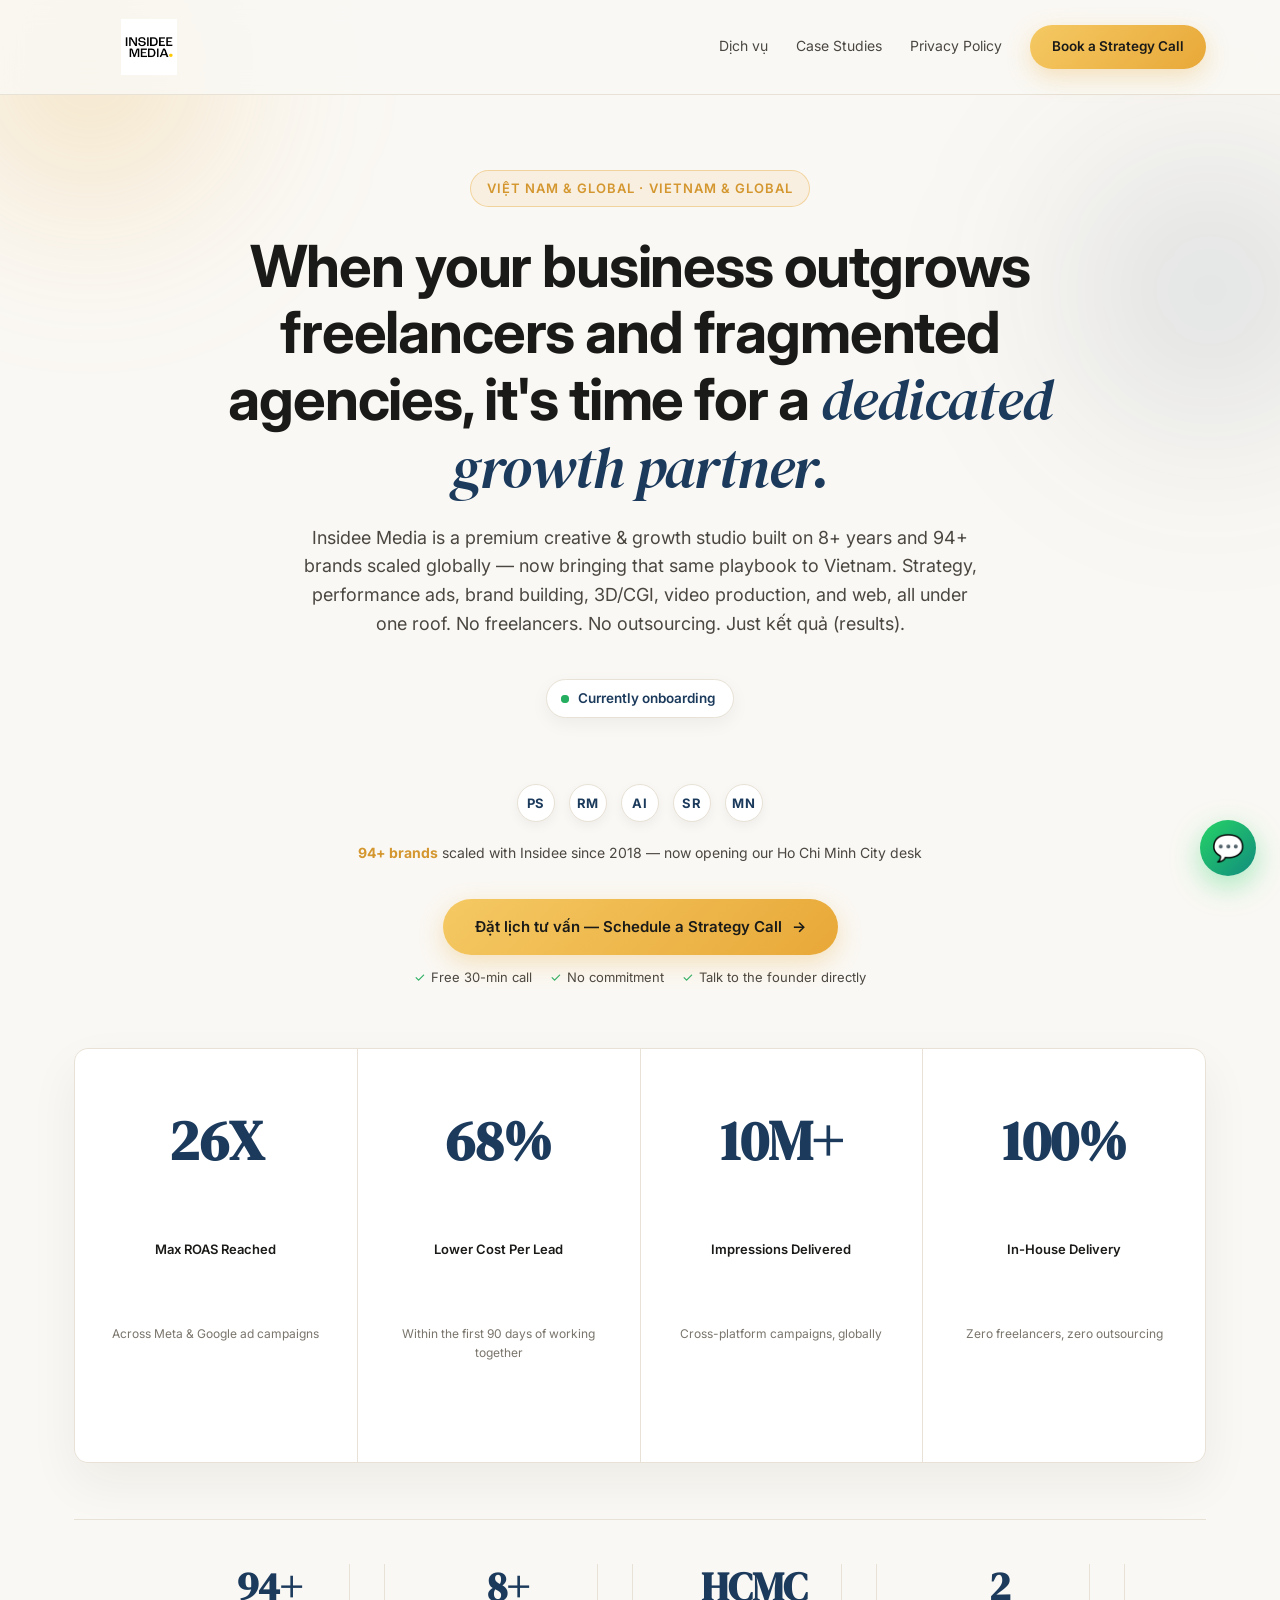
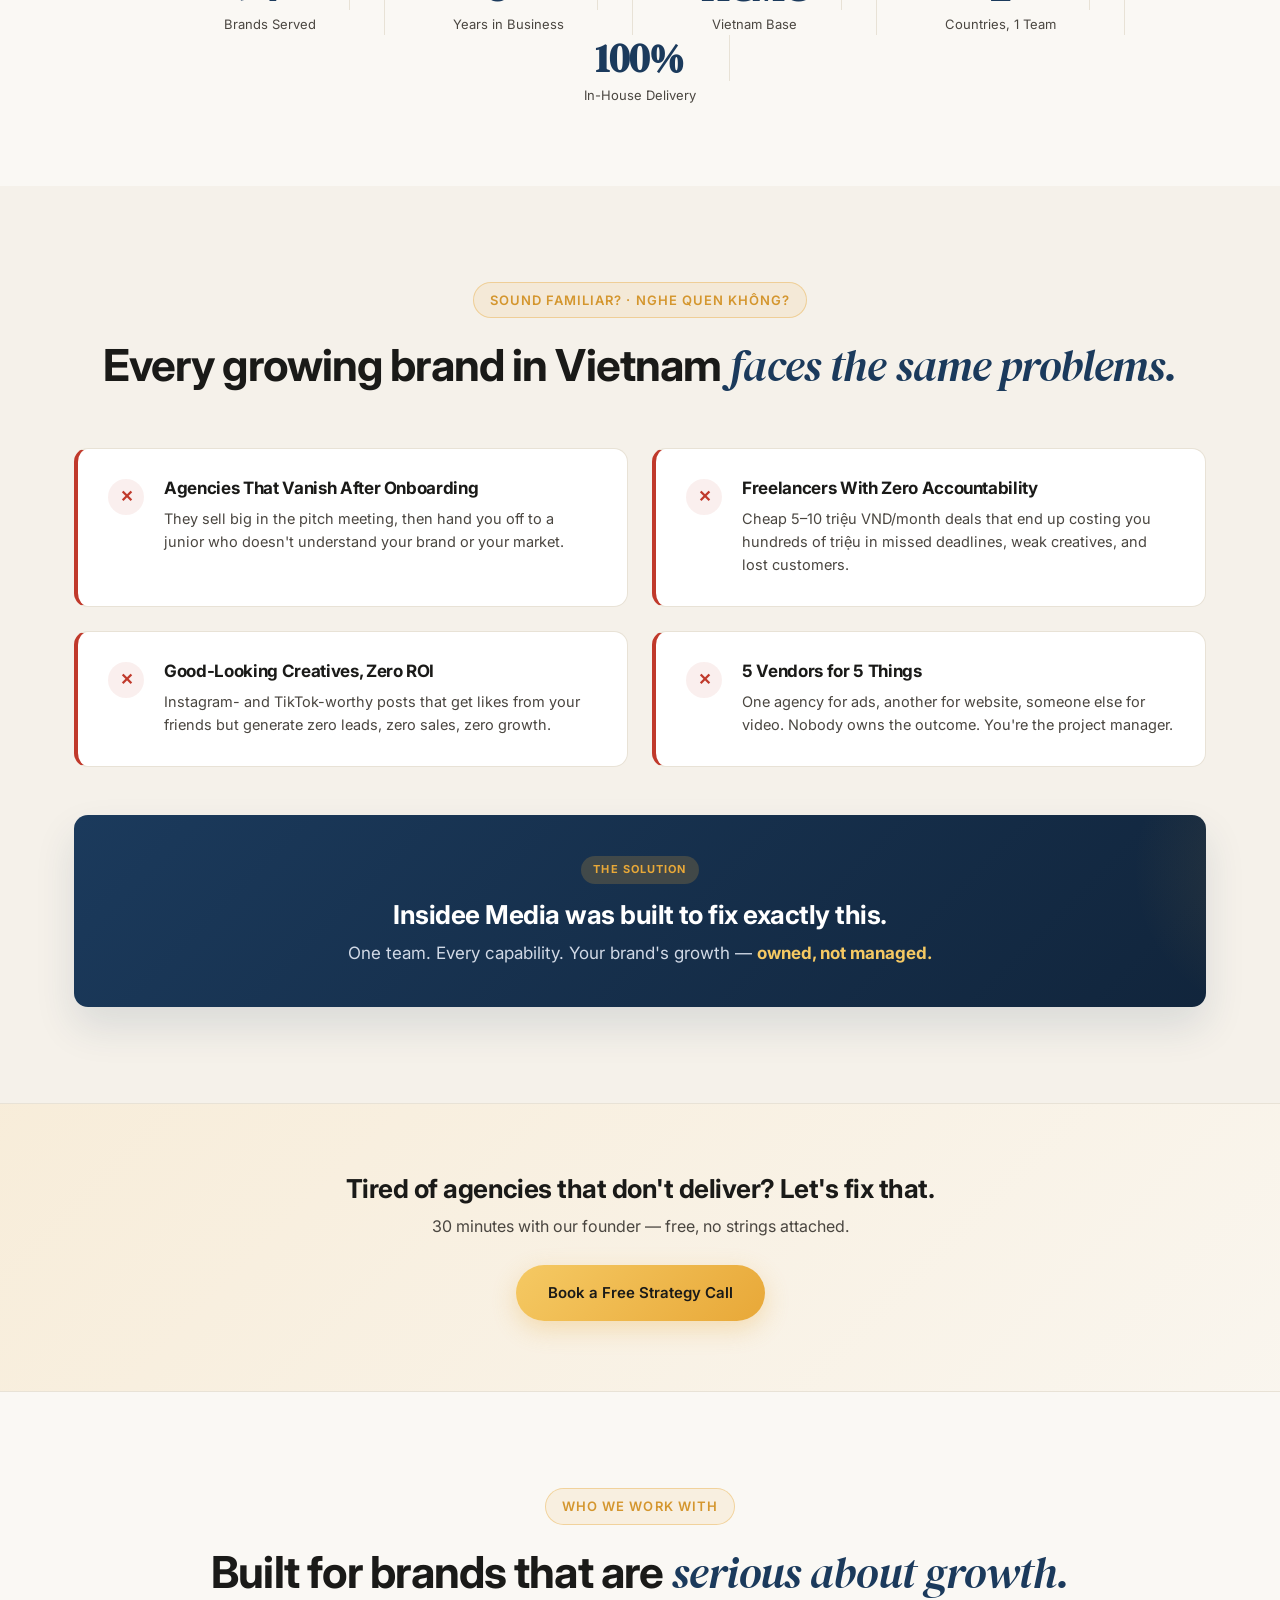
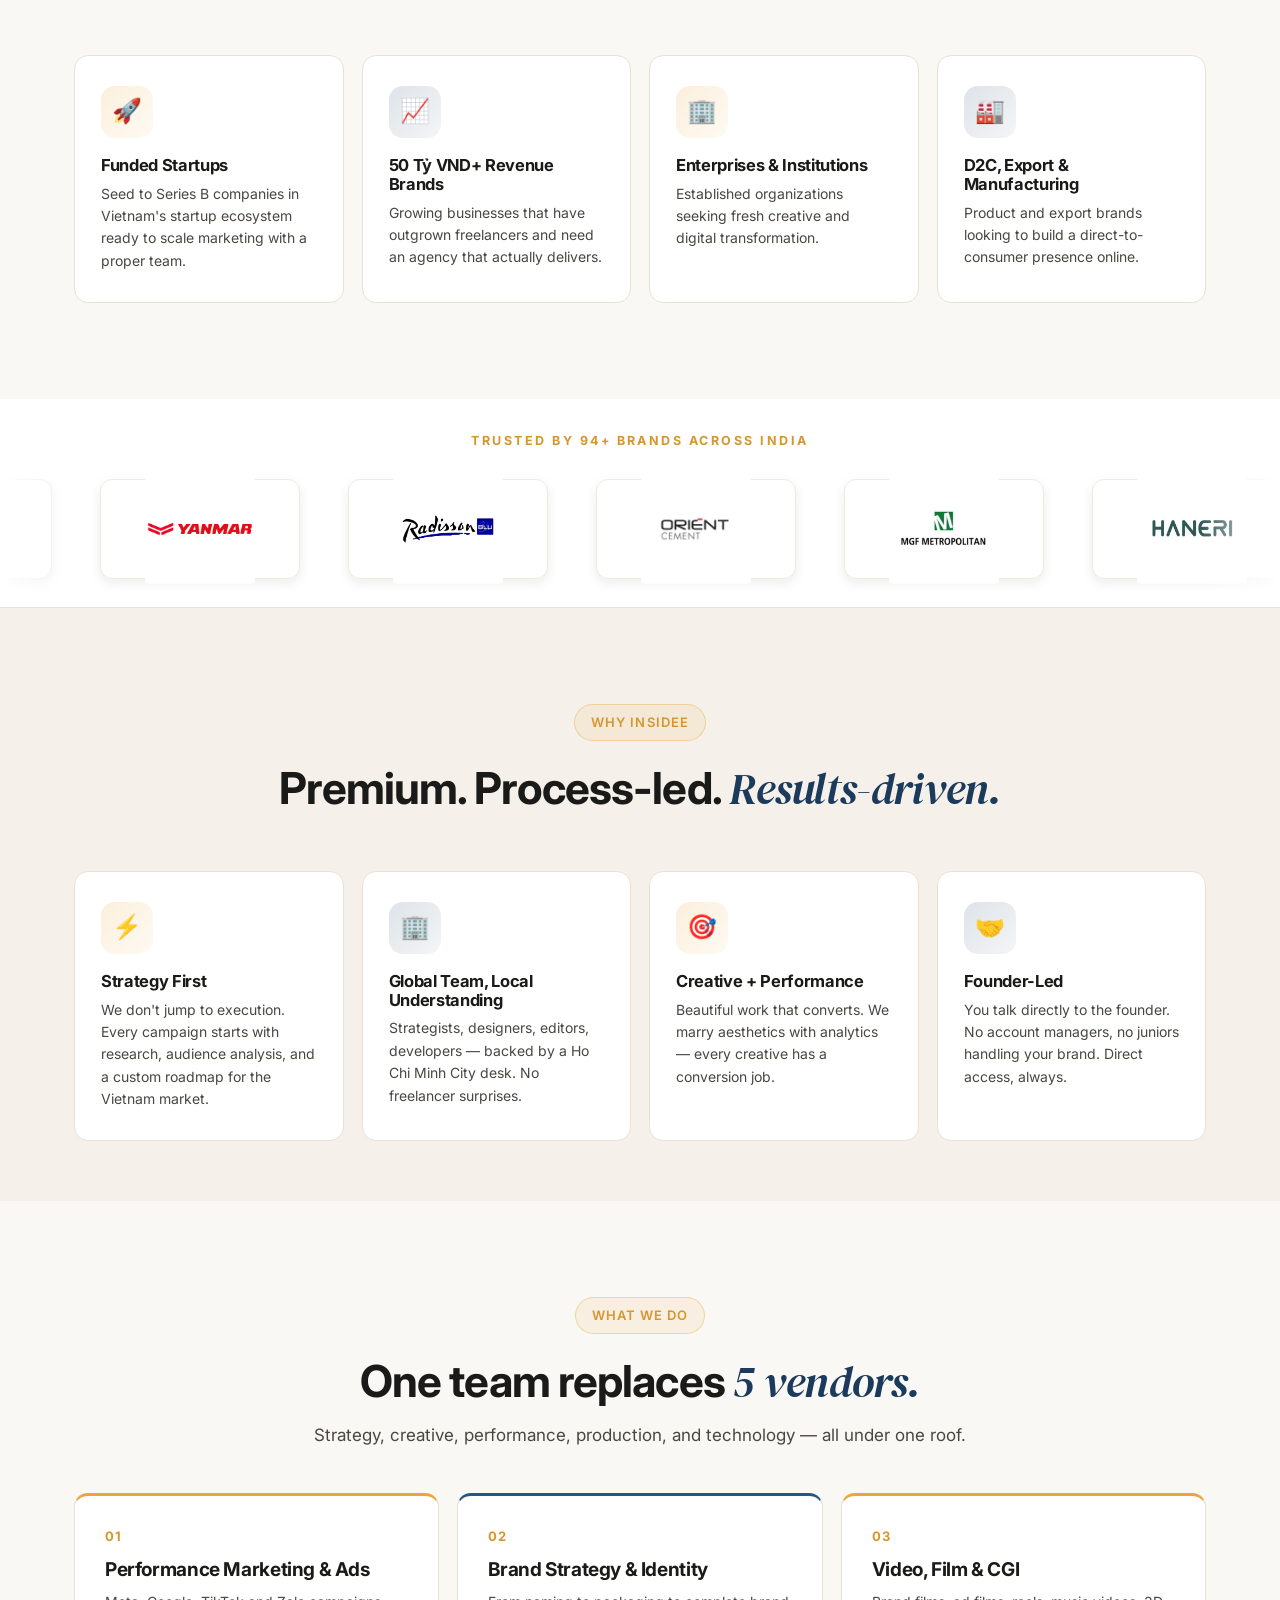
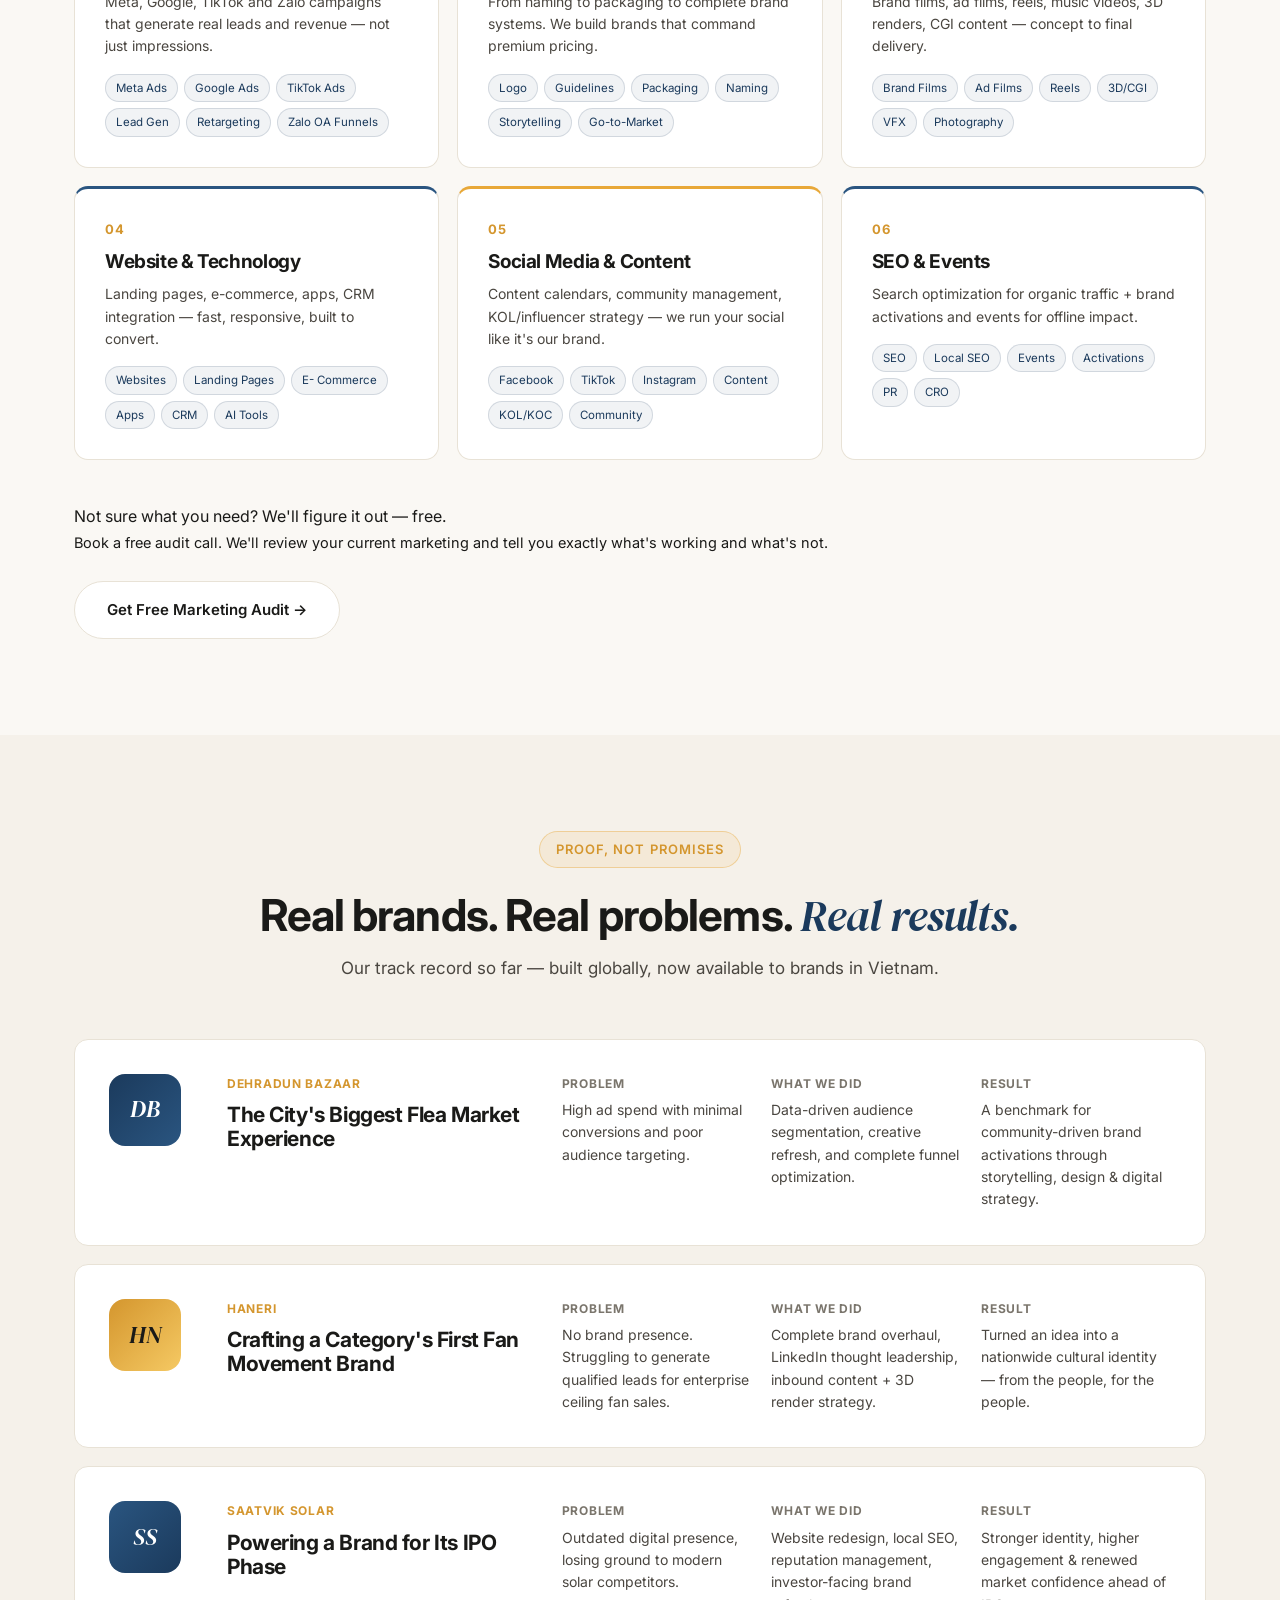
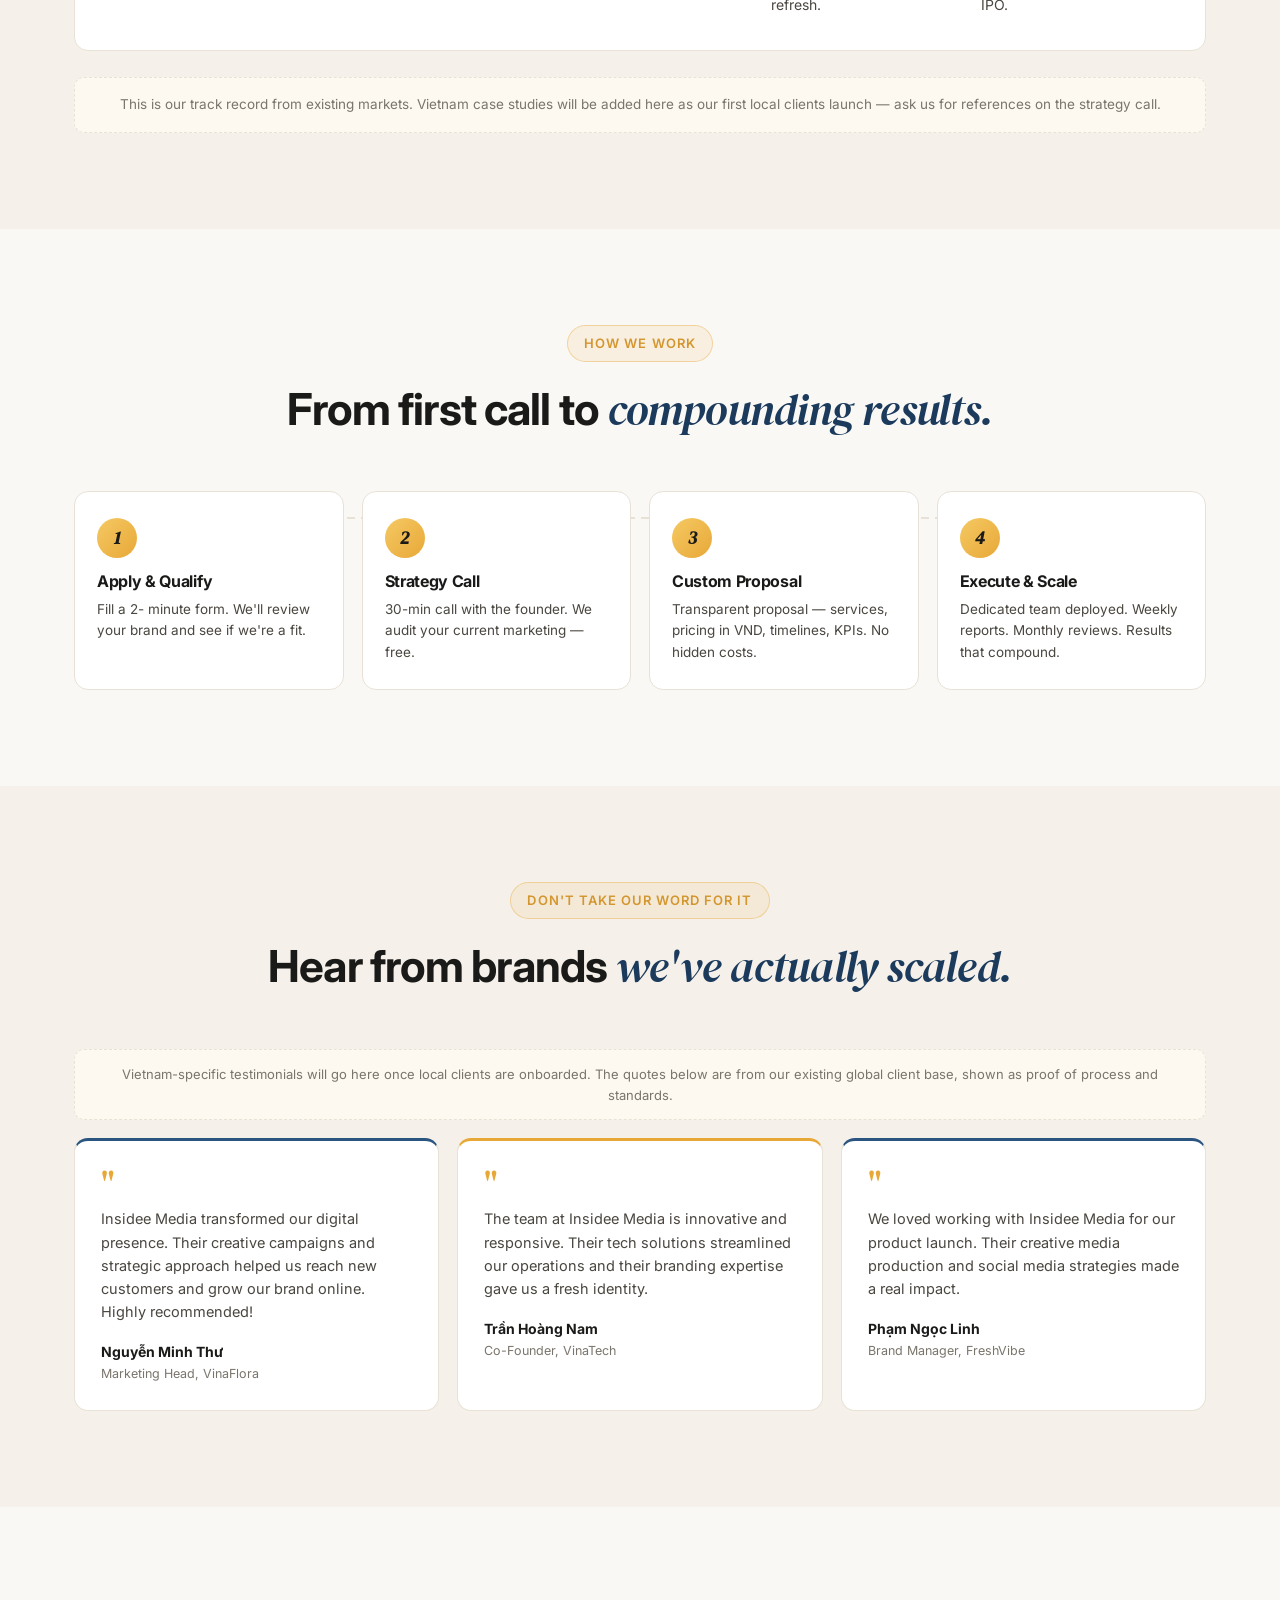
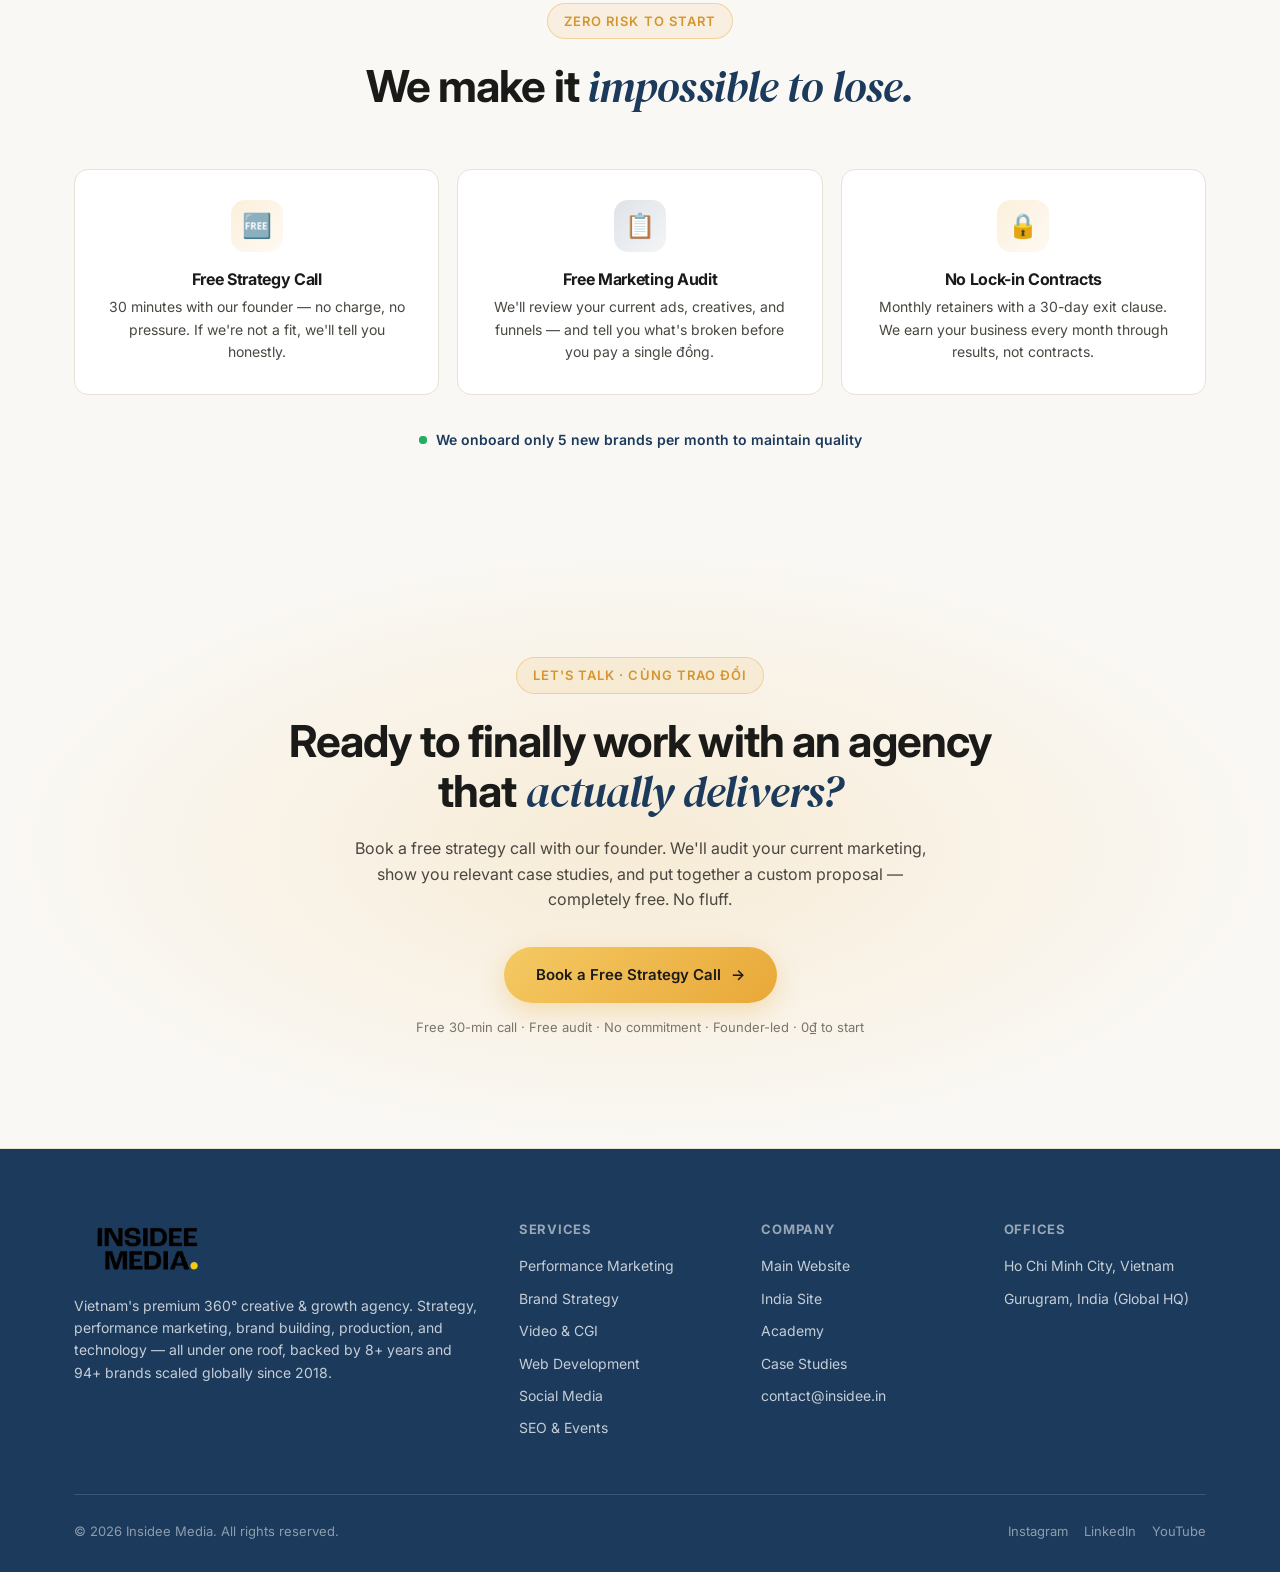
<file: vietnam/index.html>
<!DOCTYPE html>
<html lang="en">

<head>
  <meta charset="UTF-8">
  <meta name="viewport" content="width=device-width, initial-scale=1.0">
  <title>Digital Marketing Agency in Vietnam | Insidee Media</title>
  <meta name="description" content="Premium digital marketing agency in Vietnam. Performance ads, branding videos & web - one team, no freelancers. Book a free strategy call today.">
     
  <link rel="preconnect" href="https://fonts.googleapis.com">
  <link rel="preconnect" href="https://fonts.gstatic.com" crossorigin>
  <link
    href="https://fonts.googleapis.com/css2?family=Inter:wght@400;500;600;700;800&family=DM+Serif+Display:ital@0;1&display=swap"
    rel="stylesheet">
  <style>
    :root {
      --bg: #FAF8F4;
      --bg-alt: #F5F1EA;
      --card: #FFFFFF;
      --card-alt: #FDF9F0;
      --border: #E8E2D6;
      --border-light: #F0EBE1;
      --yellow: #E8A838;
      --yellow-light: #F5C963;
      --yellow-hover: #D4962E;
      --blue: #1B3A5C;
      --blue-light: #2A5580;
      --red: #C0392B;
      --green: #27AE60;
      --whatsapp: #25D366;
      --whatsapp-dark: #128C7E;
      --text: #1A1A18;
      --text-dim: #4A4640;
      --text-dimmer: #7A756C;
      --text-dimmest: #A8A198;
      --radius: 14px;
      --maxw: 1180px;
    }

    * {
      margin: 0;
      padding: 0;
      box-sizing: border-box;
    }

    html {
      scroll-behavior: smooth;
    }

    body {
      background: var(--bg);
      color: var(--text);
      font-family: 'Inter', -apple-system, BlinkMacSystemFont, sans-serif;
      line-height: 1.6;
      -webkit-font-smoothing: antialiased;
      overflow-x: hidden;
    }

    ::selection {
      background: rgba(232, 168, 56, .35);
      color: var(--text);
    }

    :focus-visible {
      outline: 2px solid var(--yellow-hover);
      outline-offset: 3px;
      border-radius: 4px;
    }

    em {
      font-family: 'DM Serif Display', Georgia, serif;
      font-style: italic;
      color: var(--blue);
      font-weight: 400;
    }

    a {
      color: inherit;
      text-decoration: none;
    }

    img {
      max-width: 100%;
      display: block;
    }

    .wrap {
      max-width: var(--maxw);
      margin: 0 auto;
      padding: 0 24px;
    }

    section {
      padding: 96px 0;
      position: relative;
    }

    section[id] {
      scroll-margin-top: 88px;
    }

    .eyebrow {
      display: inline-flex;
      align-items: center;
      gap: 8px;
      font-size: 13px;
      font-weight: 600;
      letter-spacing: .08em;
      text-transform: uppercase;
      color: var(--yellow-hover);
      border: 1px solid rgba(232, 168, 56, .4);
      background: rgba(232, 168, 56, .1);
      padding: 7px 16px;
      border-radius: 100px;
      margin-bottom: 22px;
    }

    h1,
    h2,
    h3,
    h4 {
      font-weight: 700;
      letter-spacing: -0.02em;
      line-height: 1.15;
      color: var(--text);
    }

    h2 {
      font-size: clamp(28px, 4vw, 44px);
    }

    .section-head {
      max-width: 680px;
      margin-bottom: 56px;
    }

    .section-head.centered {
      margin-left: auto;
      margin-right: auto;
      text-align: center;
    }

    .section-head p {
      color: var(--text-dim);
      font-size: 17px;
      margin-top: 14px;
    }

    .section-rule {
      width: 46px;
      height: 3px;
      border-radius: 3px;
      background: linear-gradient(90deg, var(--yellow), var(--blue-light));
      margin: 0 auto 20px;
    }

    .section-head:not(.centered) .section-rule {
      margin: 0 0 20px;
    }

    .btn {
      position: relative;
      overflow: hidden;
      display: inline-flex;
      align-items: center;
      justify-content: center;
      gap: 10px;
      padding: 16px 32px;
      border-radius: 100px;
      font-weight: 600;
      font-size: 15px;
      cursor: pointer;
      transition: transform .25s ease, box-shadow .25s ease, background .25s ease;
      border: none;
    }

    .btn::after {
      content: '';
      position: absolute;
      top: 0;
      left: -120%;
      width: 60%;
      height: 100%;
      background: linear-gradient(120deg, transparent, rgba(255, 255, 255, .55), transparent);
      transform: skewX(-20deg);
      transition: left .55s ease;
    }

    .btn:hover::after {
      left: 130%;
    }

    .btn .arrow {
      transition: transform .25s ease;
      display: inline-block;
    }

    .btn:hover .arrow {
      transform: translateX(4px);
    }

    .btn-primary {
      background: linear-gradient(135deg, var(--yellow-light), var(--yellow));
      color: #1A1A18;
      box-shadow: 0 8px 24px rgba(232, 168, 56, .3);
    }

    .btn-primary:hover {
      transform: translateY(-2px);
      box-shadow: 0 14px 34px rgba(212, 150, 46, .42);
      background: linear-gradient(135deg, var(--yellow), var(--yellow-hover));
    }

    .btn-primary:active {
      transform: translateY(0);
    }

    .btn-outline {
      background: var(--card);
      border: 1px solid var(--border);
      color: var(--text);
    }

    .btn-outline:hover {
      border-color: var(--yellow);
      color: var(--yellow-hover);
      transform: translateY(-2px);
      box-shadow: 0 10px 24px rgba(26, 26, 24, .06);
    }

    .microcopy {
      font-size: 13px;
      color: var(--text-dimmer);
      margin-top: 14px;
    }

    header {
      position: fixed;
      top: 0;
      left: 0;
      right: 0;
      z-index: 100;
      background: rgba(250, 248, 244, .85);
      backdrop-filter: blur(14px);
      border-bottom: 1px solid var(--border);
      transition: box-shadow .3s ease, background .3s ease;
    }

    header.scrolled {
      box-shadow: 0 6px 24px rgba(26, 26, 24, .06);
      background: rgba(250, 248, 244, .96);
    }

    header .wrap {
      display: flex;
      align-items: center;
      justify-content: space-between;
      padding: 16px 24px;
    }

    .logo {
      position: relative;
      display: block;
      width: 150px;
      height: 62px;
      overflow: hidden;
      flex: 0 0 auto;
    }

    .logo img {
      position: absolute;
      top: 50%;
      left: 50%;
      width: 200px;
      max-width: none;
      height: auto;
      transform: translate(-50%, -50%);
    }

    .nav-links {
      display: flex;
      align-items: center;
      gap: 28px;
      font-size: 14px;
      color: var(--text-dim);
    }

    .nav-links a:not(.btn) {
      position: relative;
      padding-bottom: 2px;
    }

    .nav-links a:not(.btn)::after {
      content: '';
      position: absolute;
      left: 0;
      bottom: -3px;
      width: 0;
      height: 2px;
      background: var(--yellow);
      transition: width .25s ease;
    }

    .nav-links a:not(.btn):hover::after {
      width: 100%;
    }

    .nav-links a:hover {
      color: var(--text);
    }

    .hero {
      padding: 170px 0 80px;
      text-align: center;
      overflow: hidden;
    }

    .hero-blob {
      position: absolute;
      border-radius: 50%;
      filter: blur(70px);
      z-index: 0;
      pointer-events: none;
    }

    .hero-blob.b1 {
      width: 420px;
      height: 420px;
      top: -140px;
      left: -120px;
      background: radial-gradient(circle, rgba(232, 168, 56, .30), transparent 70%);
    }

    .hero-blob.b2 {
      width: 460px;
      height: 460px;
      top: 60px;
      right: -160px;
      background: radial-gradient(circle, rgba(27, 58, 92, .14), transparent 70%);
    }

    .hero .wrap {
      position: relative;
      z-index: 1;
    }

    .hero .eyebrow {
      margin-bottom: 26px;
    }

    .hero h1 {
      font-size: clamp(32px, 5.4vw, 58px);
      max-width: 920px;
      margin: 0 auto 22px;
    }

    .hero .sub {
      max-width: 680px;
      margin: 0 auto 40px;
      color: var(--text-dim);
      font-size: 18px;
    }

    .scarcity-pill {
      display: inline-flex;
      align-items: center;
      gap: 9px;
      font-size: 13.5px;
      font-weight: 600;
      color: var(--blue);
      background: var(--card);
      border: 1px solid var(--border);
      padding: 8px 18px 8px 14px;
      border-radius: 100px;
      margin-bottom: 28px;
      box-shadow: 0 6px 18px rgba(26, 26, 24, .05);
    }

    .pulse-dot {
      width: 8px;
      height: 8px;
      border-radius: 50%;
      background: var(--green);
      position: relative;
      flex: none;
    }

    .pulse-dot::after {
      content: '';
      position: absolute;
      inset: 0;
      border-radius: 50%;
      background: var(--green);
      opacity: .6;
      animation: pulse 1.8s ease-out infinite;
    }

    @keyframes pulse {
      0% {
        transform: scale(1);
        opacity: .6;
      }

      100% {
        transform: scale(2.6);
        opacity: 0;
      }
    }

    .marquee {
      display: flex;
      justify-content: center;
      gap: 14px;
      flex-wrap: wrap;
      margin: 38px 0 20px;
      font-weight: 700;
      letter-spacing: .04em;
      font-size: 13px;
      color: var(--blue);
    }

    .marquee span {
      width: 38px;
      height: 38px;
      display: inline-flex;
      align-items: center;
      justify-content: center;
      border: 1px solid var(--border);
      border-radius: 50%;
      background: var(--card);
      box-shadow: 0 4px 12px rgba(26, 26, 24, .05);
      transition: transform .2s ease;
    }

    .marquee span:hover {
      transform: translateY(-3px);
      border-color: var(--yellow);
    }

    .hero-note {
      font-size: 14px;
      color: var(--text-dim);
      margin-bottom: 34px;
    }

    .hero-note b {
      color: var(--yellow-hover);
    }

    .hero-ctas {
      display: flex;
      flex-direction: column;
      align-items: center;
      gap: 12px;
      margin-bottom: 60px;
    }

    .checks {
      display: flex;
      gap: 18px;
      flex-wrap: wrap;
      justify-content: center;
      font-size: 13px;
      color: var(--text-dim);
    }

    .checks span {
      color: var(--green);
      margin-right: 5px;
    }

    .stat-strip {
      display: grid;
      grid-template-columns: repeat(4, 1fr);
      gap: 1px;
      background: var(--border);
      border: 1px solid var(--border);
      border-radius: var(--radius);
      overflow: hidden;
      max-width: 1000px;
      margin: 0 auto;
      box-shadow: 0 20px 50px rgba(26, 26, 24, .06);
    }

    .stat-strip div {
      background: var(--card);
      padding: 30px 18px;
      text-align: center;
      transition: background .25s ease;
    }

    .stat-strip div:hover {
      background: var(--card-alt);
    }

    .stat-strip .num {
      font-size: clamp(36px, 5vw, 56px);
      font-weight: 800;
      color: var(--blue);
      font-family: 'DM Serif Display', serif;
      line-height: 1.15;
    }

    .stat-strip .label {
      font-size: 13px;
      font-weight: 600;
      margin-top: 6px;
      color: var(--text);
    }

    .stat-strip .sub {
      font-size: 12px;
      color: var(--text-dimmer);
      margin-top: 4px;
    }

    .mini-stats {
      display: flex;
      justify-content: center;
      gap: 0;
      flex-wrap: wrap;
      margin-top: 56px;
      border-top: 1px solid var(--border);
      padding-top: 44px;
    }

    .mini-stats div {
      padding: 0 34px;
      text-align: center;
      border-right: 1px solid var(--border);
    }

    .mini-stats div:last-child {
      border-right: none;
    }

    .mini-stats .num {
      font-size: clamp(28px, 3.5vw, 40px);
      font-weight: 800;
      color: var(--blue);
      font-family: 'DM Serif Display', serif;
      line-height: 1.15;
    }

    .mini-stats .label {
      font-size: 13px;
      color: var(--text-dim);
      margin-top: 4px;
    }

    .problems {
      background: var(--bg-alt);
    }

    .problem-grid {
      display: grid;
      grid-template-columns: repeat(2, 1fr);
      gap: 24px;
      align-items: stretch;
    }

    .problem-card {
      background: var(--card);
      border: 1px solid var(--border);
      border-left: 4px solid var(--red);
      border-radius: var(--radius);
      padding: 30px;
      display: flex;
      gap: 20px;
      align-items: flex-start;
      transition: transform .3s ease, box-shadow .3s ease, border-color .3s ease;
    }

    .problem-card:hover {
      transform: translateY(-4px);
      box-shadow: 0 16px 36px rgba(192, 57, 43, 0.08);
      border-color: rgba(192, 57, 43, 0.3);
    }

    .problem-card .x {
      width: 36px;
      height: 36px;
      background: rgba(192, 57, 43, 0.08);
      color: var(--red);
      font-size: 16px;
      font-weight: 800;
      border-radius: 50%;
      display: inline-flex;
      align-items: center;
      justify-content: center;
      flex-shrink: 0;
    }

    .problem-card h4 {
      font-size: 17px;
      margin-bottom: 8px;
    }

    .problem-card p {
      color: var(--text-dim);
      font-size: 14.5px;
      line-height: 1.6;
    }

    .problems-callout {
      margin-top: 48px;
      background: linear-gradient(135deg, var(--blue) 0%, #11253C 100%);
      color: #FFFFFF;
      padding: 40px 32px;
      border-radius: var(--radius);
      text-align: center;
      box-shadow: 0 20px 40px rgba(27, 58, 92, 0.12);
      position: relative;
      overflow: hidden;
    }

    .problems-callout::before {
      content: '';
      position: absolute;
      top: -50%;
      right: -20%;
      width: 300px;
      height: 300px;
      background: radial-gradient(circle, rgba(232, 168, 56, 0.12), transparent 70%);
      pointer-events: none;
    }

    .callout-pill {
      display: inline-block;
      font-size: 11px;
      font-weight: 700;
      letter-spacing: .1em;
      text-transform: uppercase;
      background: rgba(232, 168, 56, 0.2);
      color: var(--yellow);
      padding: 5px 12px;
      border-radius: 100px;
      margin-bottom: 16px;
    }

    .problems-callout h3 {
      color: #FFFFFF;
      font-size: clamp(20px, 3vw, 26px);
      margin-bottom: 10px;
      font-weight: 700;
    }

    .problems-callout p {
      color: #D1D9E6;
      font-size: clamp(15px, 2vw, 17px);
      max-width: 640px;
      margin: 0 auto;
      line-height: 1.6;
    }

    .problems-callout strong {
      color: var(--yellow-light);
    }

    .cta-banner {
      text-align: center;
      padding: 70px 24px;
      background: linear-gradient(135deg, rgba(232, 168, 56, .14), rgba(232, 168, 56, .03));
      border-top: 1px solid var(--border);
      border-bottom: 1px solid var(--border);
    }

    .modern-clients {
      padding: 32px 0 16px 0;
      background: var(--card);
      border-bottom: 1px solid var(--border);
    }

    .modern-clients .eyebrow,
    .modern-clients .section-label {
      text-align: center;
      margin-bottom: 20px;
      font-size: 0.78rem;
      text-transform: uppercase;
      color: var(--yellow-hover);
      font-weight: 700;
      letter-spacing: 0.2em;
    }

    .logo-card {
      width: 200px;
      height: 100px;
      padding: 10px 20px;
      background: #fff;
      border: 1px solid var(--border-light);
      border-radius: 12px;
      display: inline-flex;
      align-items: center;
      justify-content: center;
      margin: 0 16px;
      box-shadow: 0 4px 12px rgba(26, 26, 24, 0.08);
      transition: all 0.3s ease;
      flex-shrink: 0;
    }

    .logo-card img {
      width: 100%;
      height: 100%;
      object-fit: contain;
      transition: transform 0.3s ease;
      transform: scale(1.4);
    }

    .logo-card:hover {
      border-color: var(--yellow);
      transform: translateY(-3px);
      box-shadow: 0 12px 28px rgba(26, 26, 24, 0.12);
    }

    .logo-card:hover img {
      transform: scale(1.55);
    }

    .logos-grand-wrapper {
      position: relative;
      overflow: hidden;
      width: 100%;
    }

    .logos-grand-wrapper::before,
    .logos-grand-wrapper::after {
      content: '';
      position: absolute;
      top: 0;
      bottom: 0;
      width: 80px;
      z-index: 2;
      pointer-events: none;
    }

    .logos-grand-wrapper::before {
      left: 0;
      background: linear-gradient(90deg, var(--card), transparent);
    }

    .logos-grand-wrapper::after {
      right: 0;
      background: linear-gradient(270deg, var(--card), transparent);
    }

    .logos-marquee {
      overflow-x: auto;
      overflow-y: hidden;
      scrollbar-width: none;
      -ms-overflow-style: none;
      cursor: grab;
      padding: 8px 0;
    }

    .logos-marquee::-webkit-scrollbar {
      display: none;
    }

    .logos-marquee.active {
      cursor: grabbing;
    }

    .logos-track {
      display: flex;
      align-items: center;
      width: max-content;
      gap: 16px;
      padding-bottom: 4px;
    }


    .cta-banner h3 {
      font-size: 26px;
      margin-bottom: 10px;
      color: var(--text);
    }

    .cta-banner p {
      color: var(--text-dim);
      margin-bottom: 26px;
    }

    .grid-4 {
      display: grid;
      grid-template-columns: repeat(4, 1fr);
      gap: 18px;
    }

    .icon-card {
      background: var(--card);
      border: 1px solid var(--border);
      border-radius: var(--radius);
      padding: 30px 26px;
      transition: transform .25s ease, box-shadow .25s ease, border-color .25s ease;
    }

    .icon-card:hover {
      border-color: var(--yellow);
      transform: translateY(-4px);
      box-shadow: 0 16px 34px rgba(26, 26, 24, .08);
    }

    .ic-badge {
      width: 52px;
      height: 52px;
      border-radius: 14px;
      display: flex;
      align-items: center;
      justify-content: center;
      font-size: 24px;
      margin-bottom: 18px;
      background: linear-gradient(135deg, rgba(232, 168, 56, .18), rgba(232, 168, 56, .06));
    }

    .icon-card:nth-child(even) .ic-badge,
    .risk-card:nth-child(even) .ic-badge {
      background: linear-gradient(135deg, rgba(27, 58, 92, .14), rgba(27, 58, 92, .05));
    }

    .icon-card h4 {
      font-size: 16.5px;
      margin-bottom: 8px;
    }

    .icon-card p {
      font-size: 14px;
      color: var(--text-dim);
    }

    .services {
      background: var(--bg-alt);
    }

    .service-grid {
      display: grid;
      grid-template-columns: repeat(3, 1fr);
      gap: 18px;
    }

    .service-card {
      background: var(--card);
      border: 1px solid var(--border);
      border-top: 3px solid var(--yellow);
      border-radius: var(--radius);
      padding: 30px;
      transition: transform .25s ease, box-shadow .25s ease;
    }

    .service-card:nth-child(even) {
      border-top-color: var(--blue-light);
    }

    .service-card:hover {
      transform: translateY(-4px);
      box-shadow: 0 18px 36px rgba(26, 26, 24, .08);
    }

    .service-card .no {
      font-size: 13px;
      color: var(--yellow-hover);
      font-weight: 700;
      letter-spacing: .08em;
    }

    .service-card h4 {
      font-size: 19px;
      margin: 12px 0 10px;
    }

    .service-card p {
      font-size: 14px;
      color: var(--text-dim);
      margin-bottom: 16px;
    }

    .tags {
      display: flex;
      flex-wrap: wrap;
      gap: 6px;
    }

    .tags span {
      font-size: 11.5px;
      background: rgba(27, 58, 92, .06);
      color: var(--blue);
      border: 1px solid rgba(27, 58, 92, .15);
      padding: 4px 10px;
      border-radius: 100px;
      transition: background .2s ease, color .2s ease;
    }

    .tags span:hover {
      background: var(--yellow);
      color: #1A1A18;
      border-color: var(--yellow);
    }

    .case-grid {
      display: flex;
      flex-direction: column;
      gap: 18px;
    }

    .case-card {
      background: var(--card);
      border: 1px solid var(--border);
      border-radius: var(--radius);
      padding: 34px;
      display: grid;
      grid-template-columns: 88px 1fr 2fr;
      gap: 30px;
      align-items: start;
      transition: transform .25s ease, box-shadow .25s ease;
    }

    .case-card:hover {
      transform: translateY(-3px);
      box-shadow: 0 18px 40px rgba(26, 26, 24, .08);
    }

    .case-thumb {
      width: 72px;
      height: 72px;
      border-radius: 16px;
      display: flex;
      align-items: center;
      justify-content: center;
      font-family: 'DM Serif Display', serif;
      font-style: italic;
      font-size: 24px;
      color: #fff;
      background: linear-gradient(135deg, var(--blue), var(--blue-light));
    }

    .case-card:nth-child(2) .case-thumb {
      background: linear-gradient(135deg, var(--yellow-hover), var(--yellow-light));
      color: #1A1A18;
    }

    .case-card:nth-child(3) .case-thumb {
      background: linear-gradient(135deg, var(--blue-light), var(--blue));
    }

    .case-card .tag {
      font-size: 12px;
      color: var(--yellow-hover);
      font-weight: 700;
      letter-spacing: .06em;
      text-transform: uppercase;
    }

    .case-card h4 {
      font-size: 21px;
      margin: 10px 0 4px;
    }

    .case-cols {
      display: grid;
      grid-template-columns: repeat(3, 1fr);
      gap: 20px;
    }

    .case-cols h5 {
      font-size: 12px;
      text-transform: uppercase;
      letter-spacing: .06em;
      color: var(--text-dimmer);
      margin-bottom: 6px;
    }

    .case-cols p {
      font-size: 14px;
      color: var(--text-dim);
    }

    .track-note {
      margin-top: 26px;
      font-size: 13.5px;
      color: var(--text-dimmer);
      text-align: center;
      border: 1px dashed var(--border);
      border-radius: 10px;
      padding: 16px 20px;
      background: var(--card-alt);
    }

    .process-grid {
      display: grid;
      grid-template-columns: repeat(4, 1fr);
      gap: 18px;
      position: relative;
    }

    .process-grid::before {
      content: '';
      position: absolute;
      top: 26px;
      left: 8%;
      right: 8%;
      height: 2px;
      background: repeating-linear-gradient(90deg, var(--border) 0 8px, transparent 8px 14px);
      z-index: 0;
    }

    .process-card {
      padding: 26px 22px;
      border: 1px solid var(--border);
      border-radius: var(--radius);
      background: var(--card);
      position: relative;
      z-index: 1;
      transition: transform .25s ease, box-shadow .25s ease;
    }

    .process-card:hover {
      transform: translateY(-4px);
      box-shadow: 0 16px 32px rgba(26, 26, 24, .07);
    }

    .process-card .n {
      width: 40px;
      height: 40px;
      border-radius: 50%;
      display: flex;
      align-items: center;
      justify-content: center;
      font-family: 'DM Serif Display', serif;
      font-style: italic;
      color: #1A1A18;
      font-size: 18px;
      font-weight: 700;
      background: linear-gradient(135deg, var(--yellow-light), var(--yellow));
      margin-bottom: 14px;
    }

    .process-card h4 {
      font-size: 16px;
      margin: 10px 0 8px;
    }

    .process-card p {
      font-size: 13.5px;
      color: var(--text-dim);
    }

    .testimonials {
      background: var(--bg-alt);
    }

    .test-grid {
      display: grid;
      grid-template-columns: repeat(3, 1fr);
      gap: 18px;
    }

    .test-card {
      background: var(--card);
      border: 1px solid var(--border);
      border-top: 3px solid var(--yellow);
      border-radius: var(--radius);
      padding: 26px;
      transition: transform .25s ease, box-shadow .25s ease;
    }

    .test-card:nth-child(even) {
      border-top-color: var(--blue-light);
    }

    .test-card:hover {
      transform: translateY(-4px);
      box-shadow: 0 18px 36px rgba(26, 26, 24, .08);
    }

    .test-card .q {
      font-size: 32px;
      line-height: 1;
      color: var(--yellow);
      font-family: 'DM Serif Display', serif;
    }

    .test-card p {
      font-size: 14.5px;
      color: var(--text-dim);
      margin: 8px 0 18px;
    }

    .test-card .who {
      font-size: 14px;
      font-weight: 700;
      color: var(--text);
    }

    .test-card .role {
      font-size: 12.5px;
      color: var(--text-dimmer);
    }

    .placeholder-flag {
      grid-column: 1/-1;
      text-align: center;
      font-size: 13px;
      color: var(--text-dimmer);
      border: 1px dashed var(--border);
      border-radius: 10px;
      padding: 14px;
      background: var(--card-alt);
    }

    .risk-grid {
      display: grid;
      grid-template-columns: repeat(3, 1fr);
      gap: 18px;
    }

    .risk-card {
      background: var(--card);
      border: 1px solid var(--border);
      border-radius: var(--radius);
      padding: 30px;
      text-align: center;
      transition: transform .25s ease, box-shadow .25s ease;
    }

    .risk-card:hover {
      transform: translateY(-4px);
      box-shadow: 0 16px 34px rgba(26, 26, 24, .08);
    }

    .risk-card .ic-badge {
      margin-left: auto;
      margin-right: auto;
    }

    .risk-card h4 {
      font-size: 16px;
      margin-bottom: 8px;
    }

    .risk-card p {
      font-size: 14px;
      color: var(--text-dim);
    }

    .cap-note {
      display: flex;
      align-items: center;
      justify-content: center;
      gap: 9px;
      text-align: center;
      margin-top: 34px;
      color: var(--blue);
      font-size: 14px;
      font-weight: 600;
    }

    .final-cta {
      text-align: center;
      padding: 110px 24px;
      background: radial-gradient(ellipse at center, rgba(232, 168, 56, .16), transparent 70%);
    }

    .final-cta h2 {
      max-width: 760px;
      margin: 0 auto 18px;
    }

    .final-cta .sub {
      max-width: 600px;
      margin: 0 auto 34px;
      color: var(--text-dim);
    }

    footer {
      background: var(--blue);
      border-top: 1px solid var(--border);
      padding: 70px 0 30px;
      color: #EDEFF2;
    }

    footer .logo {
      color: #FFFFFF;
    }

    .foot-grid {
      display: grid;
      grid-template-columns: 2fr 1fr 1fr 1fr;
      gap: 40px;
      padding-bottom: 44px;
      border-bottom: 1px solid rgba(255, 255, 255, .14);
      margin-bottom: 26px;
    }

    .foot-grid h5 {
      font-size: 13px;
      text-transform: uppercase;
      letter-spacing: .06em;
      color: rgba(255, 255, 255, .55);
      margin-bottom: 16px;
    }

    .foot-grid a,
    .foot-grid p {
      display: block;
      font-size: 14px;
      color: rgba(255, 255, 255, .75);
      margin-bottom: 10px;
    }

    .foot-grid a:hover {
      color: var(--yellow-light);
    }

    .foot-bottom {
      display: flex;
      justify-content: space-between;
      align-items: center;
      flex-wrap: wrap;
      gap: 16px;
      font-size: 13px;
      color: rgba(255, 255, 255, .5);
    }

    .foot-social {
      display: flex;
      gap: 16px;
    }

    .foot-social a:hover {
      color: var(--yellow-light);
    }

    .wa-float {
      position: fixed;
      bottom: 24px;
      right: 24px;
      z-index: 90;
      background: linear-gradient(135deg, var(--whatsapp), var(--whatsapp-dark));
      color: #FFFFFF;
      width: 56px;
      height: 56px;
      border-radius: 50%;
      display: flex;
      align-items: center;
      justify-content: center;
      font-size: 26px;
      box-shadow: 0 10px 30px rgba(37, 211, 102, .4);
      animation: float-bob 3s ease-in-out infinite;
    }

    @keyframes float-bob {

      0%,
      100% {
        transform: translateY(0);
      }

      50% {
        transform: translateY(-6px);
      }
    }

    .sticky-cta {
      display: none;
    }

    .mobile-toggle {
      display: none;
      background: none;
      border: none;
      cursor: pointer;
      padding: 4px;
      z-index: 150;
    }

    .mobile-toggle span {
      display: block;
      width: 24px;
      height: 2px;
      background: var(--blue);
      margin: 5px 0;
      border-radius: 2px;
      transition: all 0.3s;
    }

    .mobile-toggle.active span:nth-child(1) {
      transform: translateY(7px) rotate(45deg);
    }

    .mobile-toggle.active span:nth-child(2) {
      opacity: 0;
    }

    .mobile-toggle.active span:nth-child(3) {
      transform: translateY(-7px) rotate(-45deg);
    }

    .reveal {
      opacity: 0;
      transform: translateY(18px);
      transition: opacity .6s ease, transform .6s ease;
    }

    .reveal.in {
      opacity: 1;
      transform: translateY(0);
    }

    .reveal-group.in>* {
      opacity: 1;
      transform: translateY(0);
    }

    .reveal-group>* {
      opacity: 0;
      transform: translateY(18px);
      transition: opacity .55s ease, transform .55s ease;
    }

    .reveal-group>*:nth-child(1) {
      transition-delay: .02s;
    }

    .reveal-group>*:nth-child(2) {
      transition-delay: .09s;
    }

    .reveal-group>*:nth-child(3) {
      transition-delay: .16s;
    }

    .reveal-group>*:nth-child(4) {
      transition-delay: .23s;
    }

    .reveal-group>*:nth-child(5) {
      transition-delay: .30s;
    }

    .reveal-group>*:nth-child(6) {
      transition-delay: .37s;
    }

    .wrap>* {
      max-width: 100%;
    }

    .wrap>* {
      overflow-wrap: anywhere;
      word-break: break-word;
    }

    @media (max-width: 1024px) {
      header .wrap {
        padding: 14px 20px;
      }

      .mobile-toggle {
        display: block;
      }

      .nav-links {
        display: none;
        flex-direction: column;
        position: absolute;
        top: 100%;
        left: 0;
        right: 0;
        background: var(--bg);
        border-bottom: 1px solid var(--border);
        padding: 24px;
        gap: 20px;
        box-shadow: 0 10px 30px rgba(26, 26, 24, .08);
        z-index: 105;
        align-items: center;
        text-align: center;
      }

      .nav-links.active {
        display: flex;
      }

      .nav-links a {
        display: block;
        font-size: 16px;
        font-weight: 500;
        padding: 8px 0;
        width: 100%;
      }

      .nav-links .btn {
        margin: 10px 0 0 0;
        width: 100%;
      }

      section {
        padding: 76px 0;
      }

      .hero {
        padding: 148px 0 72px;
      }

      .hero-ctas {
        margin-bottom: 44px;
      }

      .checks {
        gap: 10px 16px;
      }
    }

    @media (max-width: 720px) {
      .wrap {
        padding: 0 18px;
      }

      .hero {
        padding: 132px 0 62px;
      }

      .hero h1 {
        font-size: clamp(28px, 7.2vw, 44px);
        max-width: 100%;
        margin-bottom: 18px;
      }

      .hero .sub {
        font-size: 16px;
        margin-bottom: 28px;
      }

      .hero-ctas .btn {
        width: min(100%, 360px);
      }

      .checks {
        flex-direction: column;
        align-items: center;
        gap: 8px;
      }

      .checks div {
        font-size: 12.5px;
      }

      .stat-strip {
        grid-template-columns: 1fr 1fr;
      }

      .mini-stats {
        margin-top: 40px;
        padding-top: 28px;
        gap: 12px 0;
      }

      .mini-stats div {
        flex: 0 0 calc(50% - 8px);
        border-right: none;
        padding: 8px 0;
      }

      .section-head {
        margin-bottom: 40px;
      }

      .problem-grid {
        grid-template-columns: 1fr;
        gap: 16px;
      }

      .problem-card,
      .service-card,
      .icon-card,
      .process-card,
      .risk-card,
      .test-card,
      .case-card {
        padding: 22px;
      }

      .case-card {
        grid-template-columns: 72px 1fr;
        gap: 20px;
      }

      .case-cols {
        grid-column: span 2;
      }

      .foot-grid {
        grid-template-columns: 1fr;
        gap: 24px;
      }

      .foot-bottom {
        flex-direction: column;
        align-items: flex-start;
      }

      .final-cta {
        padding: 88px 18px;
      }

      .sticky-cta {
        display: flex;
        position: fixed;
        bottom: 16px;
        left: 16px;
        right: 16px;
        background: transparent;
        border: none;
        padding: 0;
        z-index: 999;
        box-shadow: none;
        backdrop-filter: none;
      }

      .sticky-cta .btn {
        width: 100%;
        padding: 16px 24px;
        font-size: 15.5px;
        font-weight: 700;
        border-radius: 100px;
        box-shadow: 0 10px 25px rgba(232, 168, 56, 0.4);
        background: linear-gradient(135deg, var(--yellow-light), var(--yellow));
        color: #1A1A18;
        display: inline-flex;
        align-items: center;
        justify-content: center;
        gap: 8px;
      }

      .wa-float {
        bottom: 92px;
        right: 16px;
        z-index: 990;
      }
    }

    @media (max-width: 520px) {
      header .wrap {
        padding: 12px 16px;
      }

      .logo {
        width: 116px;
        height: 48px;
      }

      .logo img {
        width: 160px;
      }

      .nav-links {
        gap: 10px;
      }

      .nav-links .btn {
        padding: 10px 16px !important;
        font-size: 12.5px;
      }

      .hero {
        padding: 124px 0 54px;
      }

      .scarcity-pill {
        display: flex;
        justify-content: center;
        flex-wrap: wrap;
        padding: 10px 14px;
        font-size: 12.5px;
      }

      .marquee {
        gap: 10px;
        margin: 28px 0 16px;
      }

      .marquee span {
        width: 34px;
        height: 34px;
        font-size: 12px;
      }

      .stat-strip {
        grid-template-columns: 1fr;
      }

      .mini-stats div {
        flex-basis: 100%;
      }

      .grid-4,
      .service-grid,
      .process-grid,
      .test-grid,
      .risk-grid {
        grid-template-columns: 1fr;
      }

      .problem-card {
        gap: 14px;
        padding: 20px;
      }

      .problem-card .x {
        width: 32px;
        height: 32px;
        font-size: 14px;
      }

      .case-cols {
        grid-template-columns: 1fr;
        gap: 14px;
      }

      .cta-banner {
        padding: 56px 16px;
      }

      .wa-float {
        width: 50px;
        height: 50px;
        bottom: 88px;
        right: 16px;
      }

      .sticky-cta .btn {
        font-size: 14.5px;
        padding: 14px 20px;
      }
    }

    @media (orientation: landscape) and (max-height: 700px) {
      .hero {
        padding-top: 120px;
        padding-bottom: 56px;
      }

      .sticky-cta {
        display: flex;
      }
    }
  </style>
</head>

<body>
  <header id="site-header">
    <div class="wrap">
      <a class="logo" href="../index.html" aria-label="Insidee Media home">
        <picture>
          <source media="(max-width: 480px)" srcset="../img/140X140.png">
          <img src="../img/200X200.png" alt="Insidee Media" style="width:108px;height:56px;object-fit:contain;">
        </picture>
      </a>
      <button class="mobile-toggle" aria-label="Menu">
        <span></span>
        <span></span>
        <span></span>
      </button>
      <div class="nav-links">
        <a href="#services">Dịch vụ</a>
        <a href="#work">Case Studies</a>
        <a href="https://insideemedia.com/privacy-policy.html">Privacy Policy</a>
        <a href="#contact" class="btn btn-primary nav-cta" style="padding:11px 22px;font-size:13.5px;">Book a Strategy
          Call</a>
      </div>
    </div>
  </header>
  <!-- TODO: replace with real Vietnam WhatsApp/Zalo number before publishing -->
  <a class="wa-float" href="https://wa.me/8077841173" target="_blank" aria-label="WhatsApp">
    💬</a>
  <section class="hero">
    <div class="hero-blob b1" aria-hidden="true"></div>
    <div class="hero-blob b2" aria-hidden="true"></div>
    <div class="wrap">
      <div class="eyebrow">Việt Nam &amp; Global · Vietnam &amp; Global</div>
      <h1>When your business outgrows freelancers and fragmented agencies, it's time for a
        <em>dedicated growth partner.</em>
      </h1>
      <p class="sub">Insidee Media is a premium creative &amp; growth studio built on 8+ years
        and 94+ brands scaled globally — now bringing that same playbook to Vietnam. Strategy,
        performance ads, brand building, 3D/CGI, video production, and web, all under one roof. No
        freelancers. No outsourcing. Just kết quả (results).</p>
      <div class="scarcity-pill"><span class="pulse-dot"></span>Currently onboarding
      </div>
      <div class="marquee">
        <span>PS</span><span>RM</span><span>AI</span><span>SR</span><span>MN</span>
      </div>
      <p class="hero-note"><b>94+ brands</b> scaled with Insidee since 2018 — now opening our
        Ho Chi Minh City desk</p>
      <div class="hero-ctas">
        <a href="#contact" class="btn btn-primary">Đặt lịch tư vấn — Schedule a Strategy Call
          <span class="arrow">→</span></a>
        <div class="checks">
          <div><span>✓</span>Free 30-min call</div>
          <div><span>✓</span>No commitment</div>
          <div><span>✓</span>Talk to the founder directly</div>
        </div>
      </div>
      <div class="stat-strip reveal">
        <div>
          <div class="num"><span class="count" data-target="26">0</span>X</div>
          <div class="label">Max ROAS Reached</div>
          <div class="sub">Across Meta &amp; Google ad
            campaigns</div>
        </div>
        <div>
          <div class="num"><span class="count" data-target="68">0</span>%</div>
          <div class="label">Lower Cost Per Lead</div>
          <div class="sub">Within the first 90 days of working
            together</div>
        </div>
        <div>
          <div class="num"><span class="count" data-target="10">0</span>M+</div>
          <div class="label">Impressions Delivered</div>
          <div class="sub">Cross-platform campaigns,
            globally</div>
        </div>
        <div>
          <div class="num"><span class="count" data-target="100">0</span>%</div>
          <div class="label">In-House Delivery</div>
          <div class="sub">Zero freelancers, zero outsourcing</div>
        </div>
      </div>
      <div class="mini-stats reveal">
        <div>
          <div class="num"><span class="count" data-target="94">0</span>+</div>
          <div class="label">Brands Served</div>
        </div>
        <div>
          <div class="num"><span class="count" data-target="8">0</span>+</div>
          <div class="label">Years in Business</div>
        </div>
        <div>
          <div class="num">HCMC</div>
          <div class="label">Vietnam Base</div>
        </div>
        <div>
          <div class="num"><span class="count" data-target="2">0</span></div>
          <div class="label">Countries, 1 Team</div>
        </div>
        <div>
          <div class="num"><span class="count" data-target="100">0</span>%</div>
          <div class="label">In-House Delivery</div>
        </div>
      </div>
    </div>
  </section>
  <section class="problems">
    <div class="wrap">
      <div class="section-head" style="margin:0 auto 56px;text-align:center;">
        <div class="eyebrow">Sound Familiar? · Nghe quen không?</div>
        <h2>Every growing brand in Vietnam <em>faces the same problems.</em></h2>
      </div>
      <div class="problem-grid reveal-group">
        <div class="problem-card">
          <div class="x">✕</div>
          <div>
            <h4>Agencies That Vanish After Onboarding</h4>
            <p>They sell big in the pitch meeting, then hand you off to a junior who doesn't understand your brand or
              your market.</p>
          </div>
        </div>
        <div class="problem-card">
          <div class="x">✕</div>
          <div>
            <h4>Freelancers With Zero Accountability</h4>
            <p>Cheap 5–10 triệu VND/month deals that end up costing you hundreds of triệu in missed deadlines, weak
              creatives, and lost customers.</p>
          </div>
        </div>
        <div class="problem-card">
          <div class="x">✕</div>
          <div>
            <h4>Good-Looking Creatives, Zero ROI</h4>
            <p>Instagram- and TikTok-worthy posts that get likes from your friends but generate zero leads, zero sales,
              zero growth.</p>
          </div>
        </div>
        <div class="problem-card">
          <div class="x">✕</div>
          <div>
            <h4>5 Vendors for 5 Things</h4>
            <p>One agency for ads, another for website, someone else for video. Nobody owns the outcome. You're the
              project manager.</p>
          </div>
        </div>
      </div>
      <div class="problems-callout reveal">
        <div class="callout-content">
          <span class="callout-pill">The Solution</span>
          <h3>Insidee Media was built to fix exactly this.</h3>
          <p>One team. Every capability. Your brand's growth — <strong>owned, not managed.</strong></p>
        </div>
      </div>
    </div>
  </section>
  <div class="cta-banner">
    <h3>Tired of agencies that don't deliver? Let's fix that.</h3>
    <p>30 minutes with our founder — free, no strings attached.</p>
    <a href="#contact" class="btn btn-primary">Book a Free Strategy Call</a>
  </div>
  <section>
    <div class="wrap">
      <div class="section-head" style="margin:0 auto 56px;text-align:center;">
        <div class="eyebrow">Who We Work With</div>
        <h2>Built for brands that are <em>serious about growth.</em></h2>
      </div>
      <div class="grid-4 reveal-group">
        <div class="icon-card">
          <div class="ic-badge">🚀</div>
          <h4>Funded Startups</h4>
          <p>Seed
            to Series B companies in Vietnam's startup ecosystem ready to scale marketing with a proper
            team.</p>
        </div>
        <div class="icon-card">
          <div class="ic-badge">📈</div>
          <h4>50 Tỷ VND+ Revenue Brands</h4>
          <p>Growing businesses that have outgrown freelancers and need an agency that actually
            delivers.</p>
        </div>
        <div class="icon-card">
          <div class="ic-badge">🏢</div>
          <h4>Enterprises &amp;
            Institutions</h4>
          <p>Established organizations seeking fresh creative and digital transformation.</p>
        </div>
        <div class="icon-card">
          <div class="ic-badge">🏭</div>
          <h4>D2C, Export &amp;
            Manufacturing</h4>
          <p>Product and export brands looking to build a direct-to-consumer
            presence online.</p>
        </div>
      </div>
    </div>
  </section>
  <div class="modern-clients">
    <div class="wrap">
      <div class="section-label">Trusted by 94+ Brands Across India</div>
    </div>
    <div class="logos-grand-wrapper">
      <div class="logos-marquee">
        <div class="logos-track" id="logosTrack"></div>
      </div>
    </div>
  </div>
  <section class="services" style="padding-bottom:60px;">
    <div class="wrap">
      <div class="section-head" style="margin:0 auto 56px;text-align:center;">
        <div class="eyebrow">Why Insidee</div>
        <h2>Premium. Process-led. <em>Results-driven.</em></h2>
      </div>
      <div class="grid-4 reveal-group">
        <div class="icon-card">
          <div class="ic-badge">⚡</div>
          <h4>Strategy First</h4>
          <p>We
            don't jump to execution. Every campaign starts with research, audience analysis, and a custom
            roadmap for the Vietnam market.</p>
        </div>
        <div class="icon-card">
          <div class="ic-badge">🏢</div>
          <h4>Global Team, Local
            Understanding</h4>
          <p>Strategists, designers, editors, developers — backed by a Ho Chi Minh
            City desk. No freelancer surprises.</p>
        </div>
        <div class="icon-card">
          <div class="ic-badge">🎯</div>
          <h4>Creative + Performance</h4>
          <p>Beautiful work that converts. We marry aesthetics with analytics — every creative has a
            conversion job.</p>
        </div>
        <div class="icon-card">
          <div class="ic-badge">🤝</div>
          <h4>Founder-Led</h4>
          <p>You talk
            directly to the founder. No account managers, no juniors handling your brand. Direct access,
            always.</p>
        </div>
      </div>
    </div>
  </section>
  <section id="services">
    <div class="wrap">
      <div class="section-head" style="margin:0 auto 12px;text-align:center;">
        <div class="eyebrow">What We Do</div>
        <h2>One team replaces <em>5 vendors.</em></h2>
        <p style="text-align:center;">Strategy, creative, performance, production, and technology —
          all under one roof.</p>
      </div>
      <div class="service-grid reveal-group" style="margin-top:44px;">
        <div class="service-card">
          <div class="no">01</div>
          <h4>Performance Marketing &amp; Ads</h4>
          <p>Meta, Google, TikTok and Zalo campaigns that generate real leads and revenue — not
            just impressions.</p>
          <div class="tags"><span>Meta Ads</span><span>Google Ads</span><span>TikTok Ads</span><span>Lead
              Gen</span><span>Retargeting</span><span>Zalo OA Funnels</span></div>
        </div>
        <div class="service-card">
          <div class="no">02</div>
          <h4>Brand Strategy &amp; Identity</h4>
          <p>From naming to packaging to complete brand systems. We build brands that command
            premium pricing.</p>
          <div class="tags"><span>Logo</span><span>Guidelines</span><span>Packaging</span>
            <span>Naming</span><span>Storytelling</span><span>Go-to-Market</span>
          </div>
        </div>
        <div class="service-card">
          <div class="no">03</div>
          <h4>Video, Film &amp; CGI</h4>
          <p>Brand films, ad films, reels, music videos, 3D renders, CGI content — concept to final
            delivery.</p>
          <div class="tags"><span>Brand Films</span><span>Ad Films</span><span>Reels</span>
            <span>3D/CGI</span><span>VFX</span><span>Photography</span>
          </div>
        </div>
        <div class="service-card">
          <div class="no">04</div>
          <h4>Website &amp; Technology</h4>
          <p>Landing pages, e-commerce, apps, CRM integration — fast, responsive, built to
            convert.</p>
          <div class="tags"><span>Websites</span><span>Landing Pages</span><span>E-
              Commerce</span><span>Apps</span><span>CRM</span><span>AI Tools</span></div>
        </div>
        <div class="service-card">
          <div class="no">05</div>
          <h4>Social Media &amp; Content</h4>
          <p>Content calendars, community management, KOL/influencer strategy — we run your
            social like it's our brand.</p>
          <div class="tags"><span>Facebook</span><span>TikTok</span><span>Instagram</span>
            <span>Content</span><span>KOL/KOC</span><span>Community</span>
          </div>
        </div>
        <div class="service-card">
          <div class="no">06</div>
          <h4>SEO &amp; Events</h4>
          <p>Search optimization for organic traffic + brand activations and events for offline impact.</p>
          <div class="tags"><span>SEO</span><span>Local SEO</span><span>Events</span>
            <span>Activations</span><span>PR</span><span>CRO</span>
          </div>
        </div>
      </div>
      <div class="callout" style="border:none;padding-top:0;margin-top:44px;">
        Not sure what you need? We'll figure it out — free.<br>
        <span style="font-size:14.5px;">Book a free audit call. We'll review your current marketing
          and tell you exactly what's working and what's not.</span><br><br>
        <a href="#contact" class="btn btn-outline">Get Free Marketing Audit →</a>
      </div>
    </div>
  </section>
  <section id="work" class="services">
    <div class="wrap">
      <div class="section-head" style="margin:0 auto 56px;text-align:center;">
        <div class="eyebrow">Proof, Not Promises</div>
        <h2>Real brands. Real problems. <em>Real results.</em></h2>
        <p style="text-align:center;">Our track record so far — built globally, now available to brands
          in Vietnam.</p>
      </div>
      <div class="case-grid reveal-group">
        <div class="case-card">
          <div class="case-thumb">DB</div>
          <div>
            <div class="tag">Dehradun Bazaar</div>
            <h4>The City's Biggest Flea Market Experience</h4>
          </div>
          <div class="case-cols">
            <div>
              <h5>Problem</h5>
              <p>High ad spend with minimal conversions and poor audience
                targeting.</p>
            </div>
            <div>
              <h5>What We Did</h5>
              <p>Data-driven audience segmentation, creative refresh, and
                complete funnel optimization.</p>
            </div>
            <div>
              <h5>Result</h5>
              <p>A benchmark for community-driven brand activations through
                storytelling, design &amp; digital strategy.</p>
            </div>
          </div>
        </div>
        <div class="case-card">
          <div class="case-thumb">HN</div>
          <div>
            <div class="tag">Haneri</div>
            <h4>Crafting a Category's First Fan Movement Brand</h4>
          </div>
          <div class="case-cols">
            <div>
              <h5>Problem</h5>
              <p>No brand presence. Struggling to generate qualified leads for
                enterprise ceiling fan sales.</p>
            </div>
            <div>
              <h5>What We Did</h5>
              <p>Complete brand overhaul, LinkedIn thought leadership,
                inbound content + 3D render strategy.</p>
            </div>
            <div>
              <h5>Result</h5>
              <p>Turned an idea into a nationwide cultural identity — from the
                people, for the people.</p>
            </div>
          </div>
        </div>
        <div class="case-card">
          <div class="case-thumb">SS</div>
          <div>
            <div class="tag">Saatvik Solar</div>
            <h4>Powering a Brand for Its IPO Phase</h4>
          </div>
          <div class="case-cols">
            <div>
              <h5>Problem</h5>
              <p>Outdated digital presence, losing ground to modern solar
                competitors.</p>
            </div>
            <div>
              <h5>What We Did</h5>
              <p>Website redesign, local SEO, reputation management,
                investor-facing brand refresh.</p>
            </div>
            <div>
              <h5>Result</h5>
              <p>Stronger identity, higher engagement &amp; renewed market
                confidence ahead of IPO.</p>
            </div>
          </div>
        </div>
      </div>
      <div class="track-note">This is our track record from existing markets. Vietnam case studies
        will be added here as our first local clients launch — ask us for references on the strategy call.</div>
    </div>
  </section>
  <section>
    <div class="wrap">
      <div class="section-head" style="margin:0 auto 56px;text-align:center;">
        <div class="eyebrow">How We Work</div>
        <h2>From first call to <em>compounding results.</em></h2>
      </div>
      <div class="process-grid reveal-group">
        <div class="process-card">
          <div class="n">1</div>
          <h4>Apply &amp; Qualify</h4>
          <p>Fill a 2-
            minute form. We'll review your brand and see if we're a fit.</p>
        </div>
        <div class="process-card">
          <div class="n">2</div>
          <h4>Strategy Call</h4>
          <p>30-min call
            with the founder. We audit your current marketing — free.</p>
        </div>
        <div class="process-card">
          <div class="n">3</div>
          <h4>Custom Proposal</h4>
          <p>Transparent proposal — services, pricing in VND, timelines, KPIs. No hidden costs.</p>
        </div>
        <div class="process-card">
          <div class="n">4</div>
          <h4>Execute &amp; Scale</h4>
          <p>Dedicated team deployed. Weekly reports. Monthly reviews. Results that compound.</p>
        </div>
      </div>
    </div>
  </section>
  <section class="testimonials">
    <div class="wrap">
      <div class="section-head" style="margin:0 auto 56px;text-align:center;">
        <div class="eyebrow">Don't Take Our Word For It</div>
        <h2>Hear from brands <em>we've actually scaled.</em></h2>
      </div>
      <div class="test-grid reveal-group">
        <div class="placeholder-flag">Vietnam-specific testimonials will go here once local clients are
          onboarded. The quotes below are from our existing global client base, shown as proof of process
          and standards.</div>
        <div class="test-card">
          <div class="q">"</div>
          <p>Insidee Media transformed our digital presence. Their creative campaigns and strategic approach helped us
            reach new customers and grow our brand online. Highly recommended!</p>
          <div class="who">Nguyễn Minh Thư</div>
          <div class="role">Marketing Head, VinaFlora</div>
        </div>
        <div class="test-card">
          <div class="q">"</div>
          <p>The team at Insidee Media is innovative and responsive. Their tech solutions streamlined our operations and
            their branding expertise gave us a fresh identity.</p>
          <div class="who">Trần Hoàng Nam</div>
          <div class="role">Co-Founder, VinaTech</div>
        </div>
        <div class="test-card">
          <div class="q">"</div>
          <p>We loved working with Insidee Media for our product launch. Their creative media production and social
            media strategies made a real impact.</p>
          <div class="who">Phạm Ngọc Linh</div>
          <div class="role">Brand Manager, FreshVibe</div>
        </div>
      </div>
    </div>
  </section>
  <section>
    <div class="wrap">
      <div class="section-head" style="margin:0 auto 56px;text-align:center;">
        <div class="eyebrow">Zero Risk to Start</div>
        <h2>We make it <em>impossible to lose.</em></h2>
      </div>
      <div class="risk-grid reveal-group">
        <div class="risk-card">
          <div class="ic-badge">🆓</div>
          <h4>Free Strategy Call</h4>
          <p>30
            minutes with our founder — no charge, no pressure. If we're not a fit, we'll tell you honestly.</p>
        </div>
        <div class="risk-card">
          <div class="ic-badge">📋</div>
          <h4>Free Marketing Audit</h4>
          <p>We'll review your current ads, creatives, and funnels — and tell you what's broken before
            you pay a single đồng.</p>
        </div>
        <div class="risk-card">
          <div class="ic-badge">🔒</div>
          <h4>No Lock-in Contracts</h4>
          <p>Monthly retainers with a 30-day exit clause. We earn your business every month through
            results, not contracts.</p>
        </div>
      </div>
      <div class="cap-note"><span class="pulse-dot"></span>We onboard only 5 new brands per
        month to maintain quality</div>
    </div>
  </section>
  <section id="contact" class="final-cta">
    <div class="wrap">
      <div class="eyebrow">Let's Talk · Cùng trao đổi</div>
      <h2>Ready to finally work with an agency that <em>actually delivers?</em></h2>
      <p class="sub">Book a free strategy call with our founder. We'll audit your current marketing,
        show you relevant case studies, and put together a custom proposal — completely free. No
        fluff.</p>
      <!-- TODO: replace with real Vietnam WhatsApp/Zalo number -->
      <a href="https://wa.me/8077841173" class="btn btn-primary" target="_blank">Book a Free
        Strategy Call <span class="arrow">→</span></a>
      <p class="microcopy">Free 30-min call · Free audit · No commitment · Founder-led · 0₫ to
        start</p>
    </div>
  </section>
  <footer>
    <div class="wrap">
      <div class="foot-grid">
        <div>
          <div class="logo" style="margin-bottom:14px;">
            <img src="../assets/logo.png" alt="Insidee Media">
          </div>
          <p>Vietnam's premium 360° creative &amp; growth agency. Strategy, performance
            marketing, brand building, production, and technology — all under one roof, backed by 8+ years
            and 94+ brands scaled globally since 2018.</p>
        </div>
        <div>
          <h5>Services</h5>
          <a href="#services">Performance Marketing</a>
          <a href="#services">Brand Strategy</a>
          <a href="#services">Video &amp; CGI</a>
          <a href="#services">Web Development</a>
          <a href="#services">Social Media</a>
          <a href="#services">SEO &amp; Events</a>
        </div>
        <div>
          <h5>Company</h5>
          <a href="https://insideemedia.com">Main Website</a>
          <a href="https://insideemedia.com/india/index.html">India Site</a>
          <a href="https://insideemedia.com/academy/index.html">Academy</a>
          <a href="#work">Case Studies</a>
          <a href="mailto:contact@insidee.in">contact@insidee.in</a>
          <!-- TODO: replace with real Vietnam WhatsApp/Zalo number -->

        </div>
        <div>
          <h5>Offices</h5>
          <a href="#">Ho Chi Minh City, Vietnam</a>
          <a href="#">Gurugram, India (Global HQ)</a>
        </div>
      </div>
      <div class="foot-bottom">
        <div>© 2026 Insidee Media. All rights reserved.</div>
        <div class="foot-social">
          <a href="#">Instagram</a><a href="#">LinkedIn</a><a href="#">YouTube</a>
        </div>
      </div>
    </div>
  </footer>
  <!-- TODO: replace with real Vietnam WhatsApp/Zalo number -->
  <div class="sticky-cta">
    <a href="https://wa.me/8077841173" class="btn btn-primary" target="_blank">Book a Strategy Call <span
        class="arrow">→</span></a>
  </div>
  <script>
    // Fade/slide reveal for individual elements and staggered groups 
    const revealEls = document.querySelectorAll('.reveal, .reveal-group');
    const io = new IntersectionObserver((entries) => {
      entries.forEach(e => { if (e.isIntersecting) { e.target.classList.add('in'); io.unobserve(e.target); } });
    }, { threshold: .15 });
    revealEls.forEach(el => io.observe(el));
    // Header shadow on scroll 
    const header = document.getElementById('site-header');
    const onScroll = () => {
      if (window.scrollY > 12) { header.classList.add('scrolled'); }
      else { header.classList.remove('scrolled'); }
    };
    window.addEventListener('scroll', onScroll, { passive: true });
    onScroll();
    // Mobile navigation toggle
    const mt = document.querySelector('.mobile-toggle');
    const nl = document.querySelector('.nav-links');
    if (mt) {
      mt.addEventListener('click', () => {
        mt.classList.toggle('active');
        nl.classList.toggle('active');
      });
      nl.querySelectorAll('a').forEach(a => {
        a.addEventListener('click', () => {
          mt.classList.remove('active');
          nl.classList.remove('active');
        });
      });
    }
    const lt = document.getElementById('logosTrack');
    if (lt) {
      for (let r = 0; r < 2; r++) {
        for (let i = 1; i <= 44; i++) {
          const b = document.createElement('div');
          b.className = 'logo-card';
          const img = document.createElement('img');
          img.src = `../assets/insidee logo/${i}.svg`;
          img.alt = 'Client logo';
          img.loading = 'lazy';
          b.appendChild(img);
          lt.appendChild(b);
        }
      }

      const mOuter = document.querySelector('.logos-marquee');
      let isPaused = false, isDown = false, startX, scrollL;
      mOuter.addEventListener('mouseenter', () => isPaused = true);
      mOuter.addEventListener('mouseleave', () => { isPaused = false; isDown = false; mOuter.classList.remove('active'); });
      mOuter.addEventListener('touchstart', () => isPaused = true, { passive: true });
      mOuter.addEventListener('touchend', () => isPaused = false);
      mOuter.addEventListener('mousedown', (e) => {
        isDown = true; isPaused = true; mOuter.classList.add('active');
        startX = e.pageX - mOuter.offsetLeft; scrollL = mOuter.scrollLeft;
      });
      mOuter.addEventListener('mouseup', () => { isDown = false; isPaused = false; mOuter.classList.remove('active'); });
      mOuter.addEventListener('mousemove', (e) => {
        if (!isDown) return;
        e.preventDefault();
        const x = e.pageX - mOuter.offsetLeft;
        mOuter.scrollLeft = scrollL - (x - startX) * 2.5;
      });

      let lastTime = 0;
      function autoScroll(time) {
        if (!lastTime) lastTime = time;
        const dt = time - lastTime;
        lastTime = time;
        if (!isPaused && !isDown) {
          mOuter.scrollLeft += (60 * dt) / 1000;
          if (mOuter.scrollLeft >= lt.scrollWidth / 2) mOuter.scrollLeft = 0;
        }
        requestAnimationFrame(autoScroll);
      }
      requestAnimationFrame(autoScroll);
    }
    // Count-up animated stats 
    const counters = document.querySelectorAll('.count');
    const countIO = new IntersectionObserver((entries) => {
      entries.forEach(entry => {
        if (!entry.isIntersecting) return;
        const el = entry.target;
        const target = parseFloat(el.dataset.target);
        const duration = 1200;
        const start = performance.now();
        function tick(now) {
          const progress = Math.min((now - start) / duration, 1);
          const eased = 1 - Math.pow(1 - progress, 3);
          const value = target * eased;
          el.textContent = target % 1 === 0 ? Math.round(value) : value.toFixed(1);
          if (progress < 1) { requestAnimationFrame(tick); } else {
            el.textContent = target % 1 === 0 ?
              target : target.toFixed(1);
          }
        }
        requestAnimationFrame(tick);
        countIO.unobserve(el);
      });
    }, { threshold: .4 });
    counters.forEach(el => countIO.observe(el)); 
  </script>
</body>

</html>
</file>
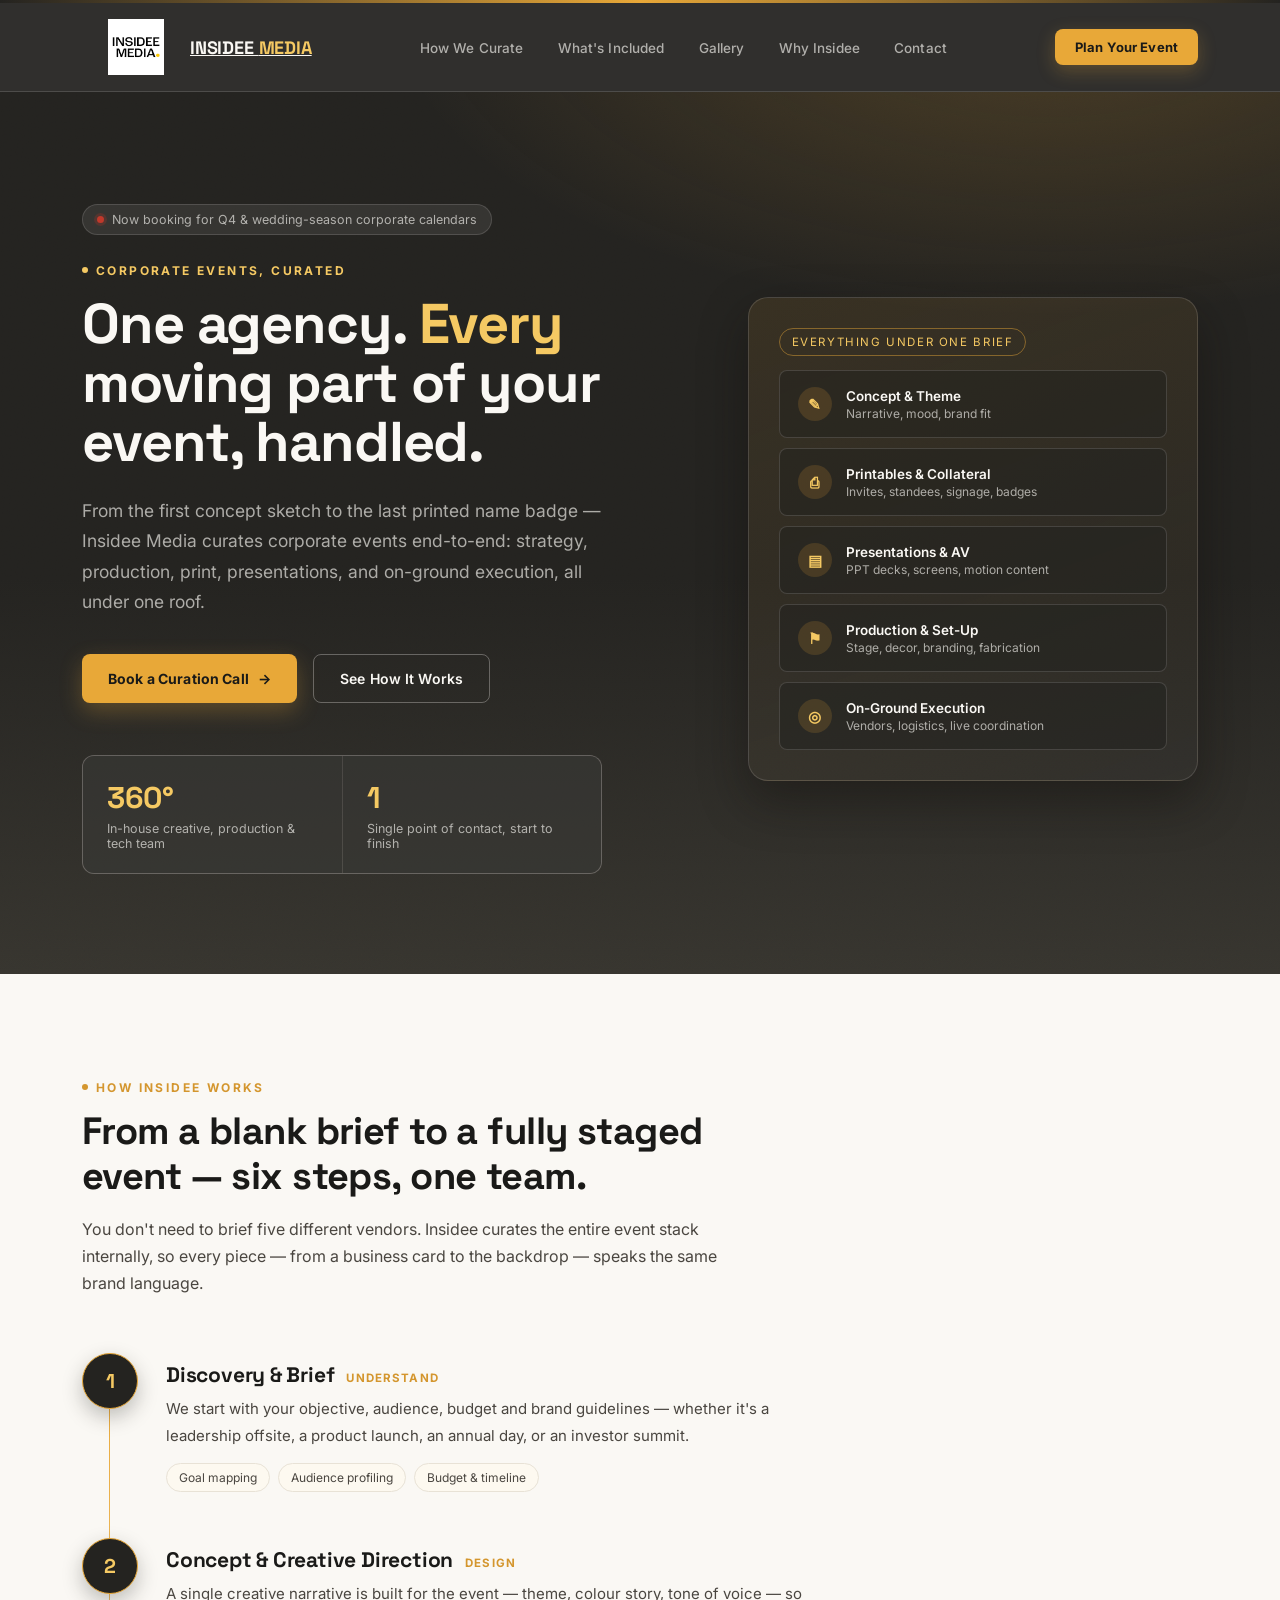
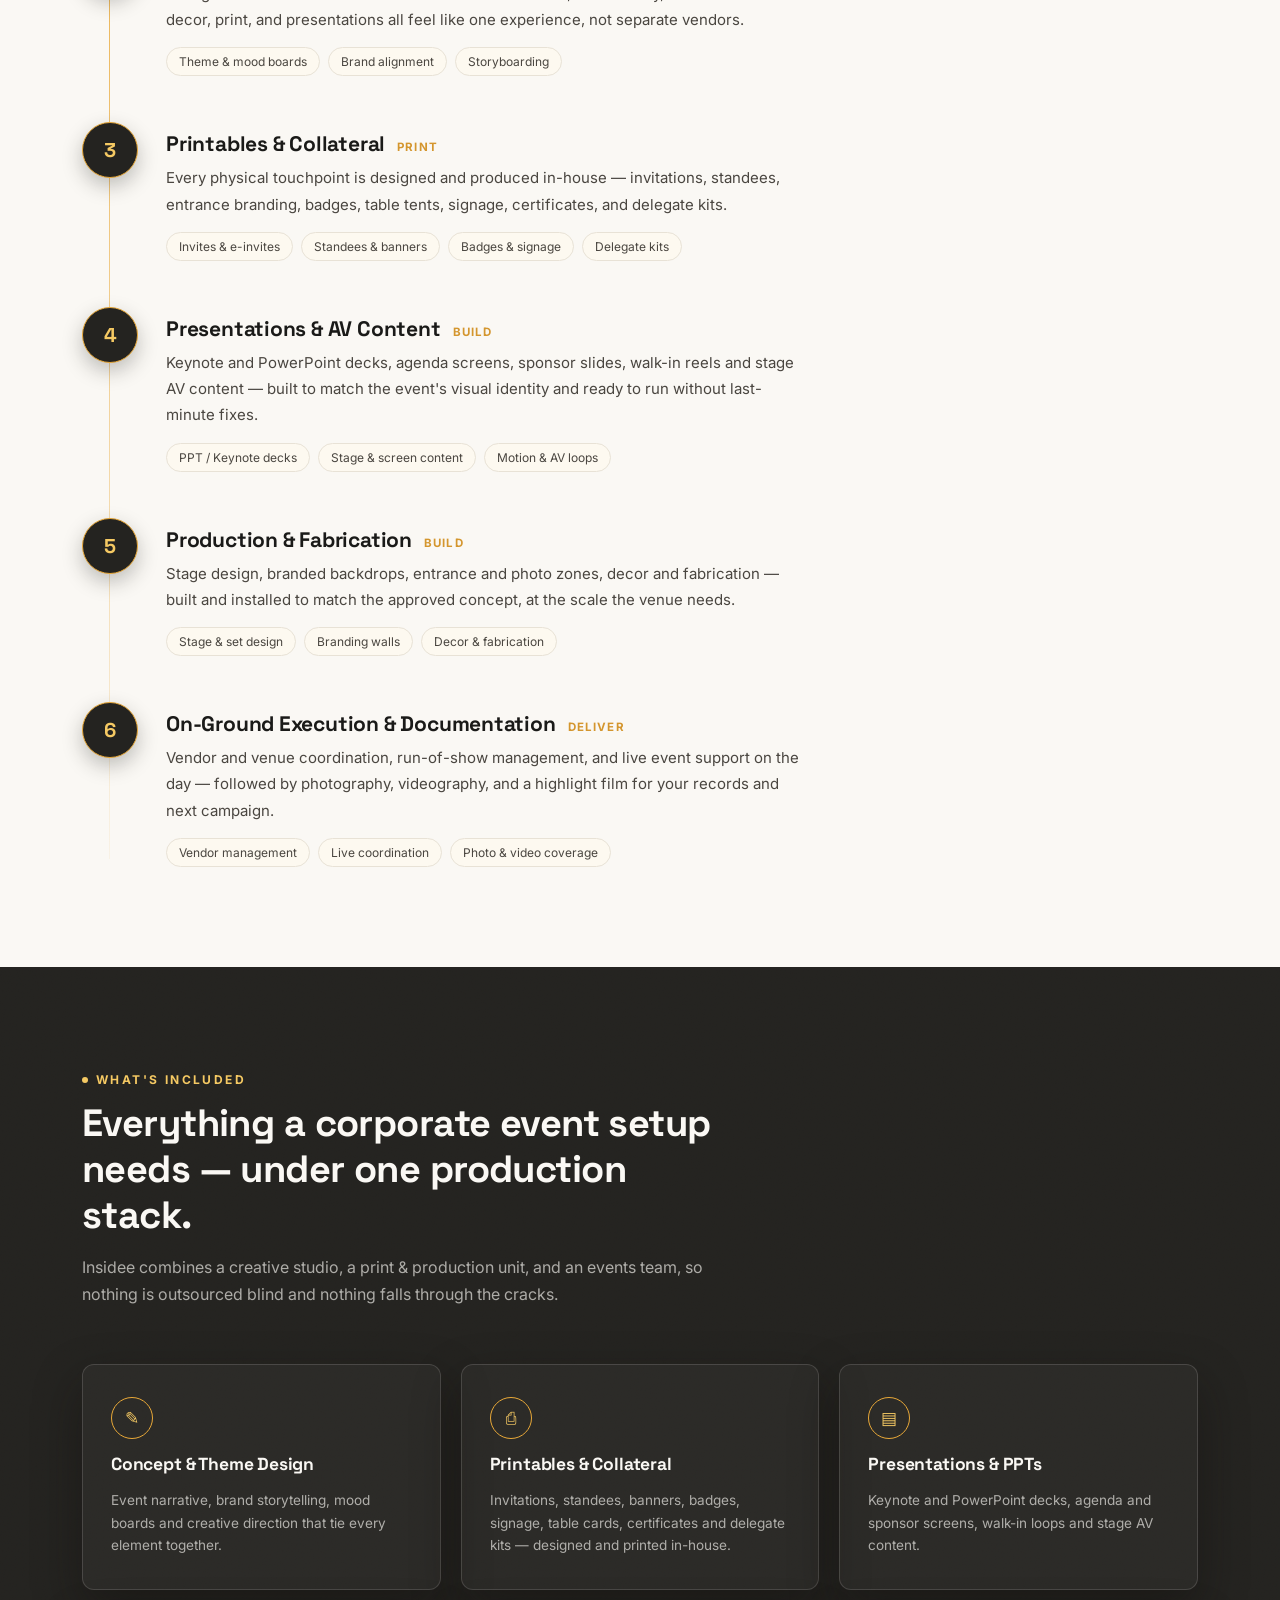
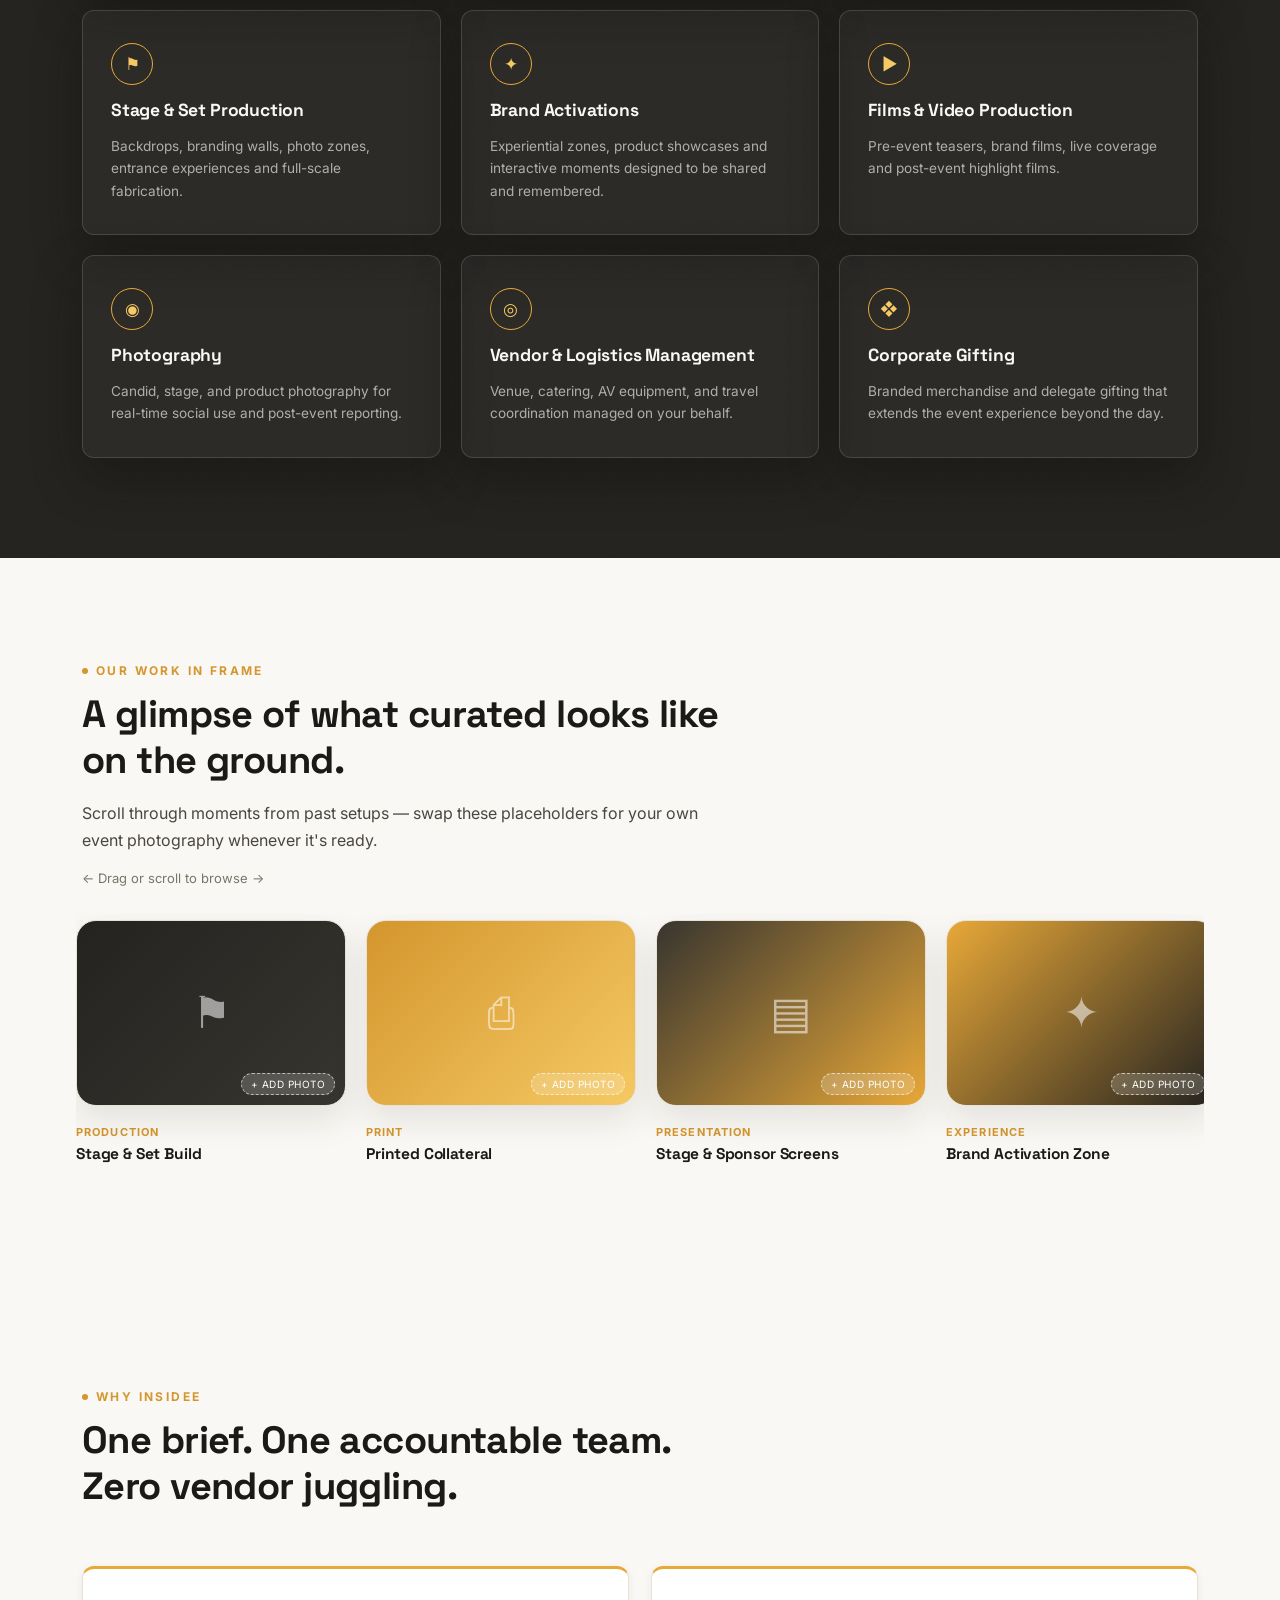
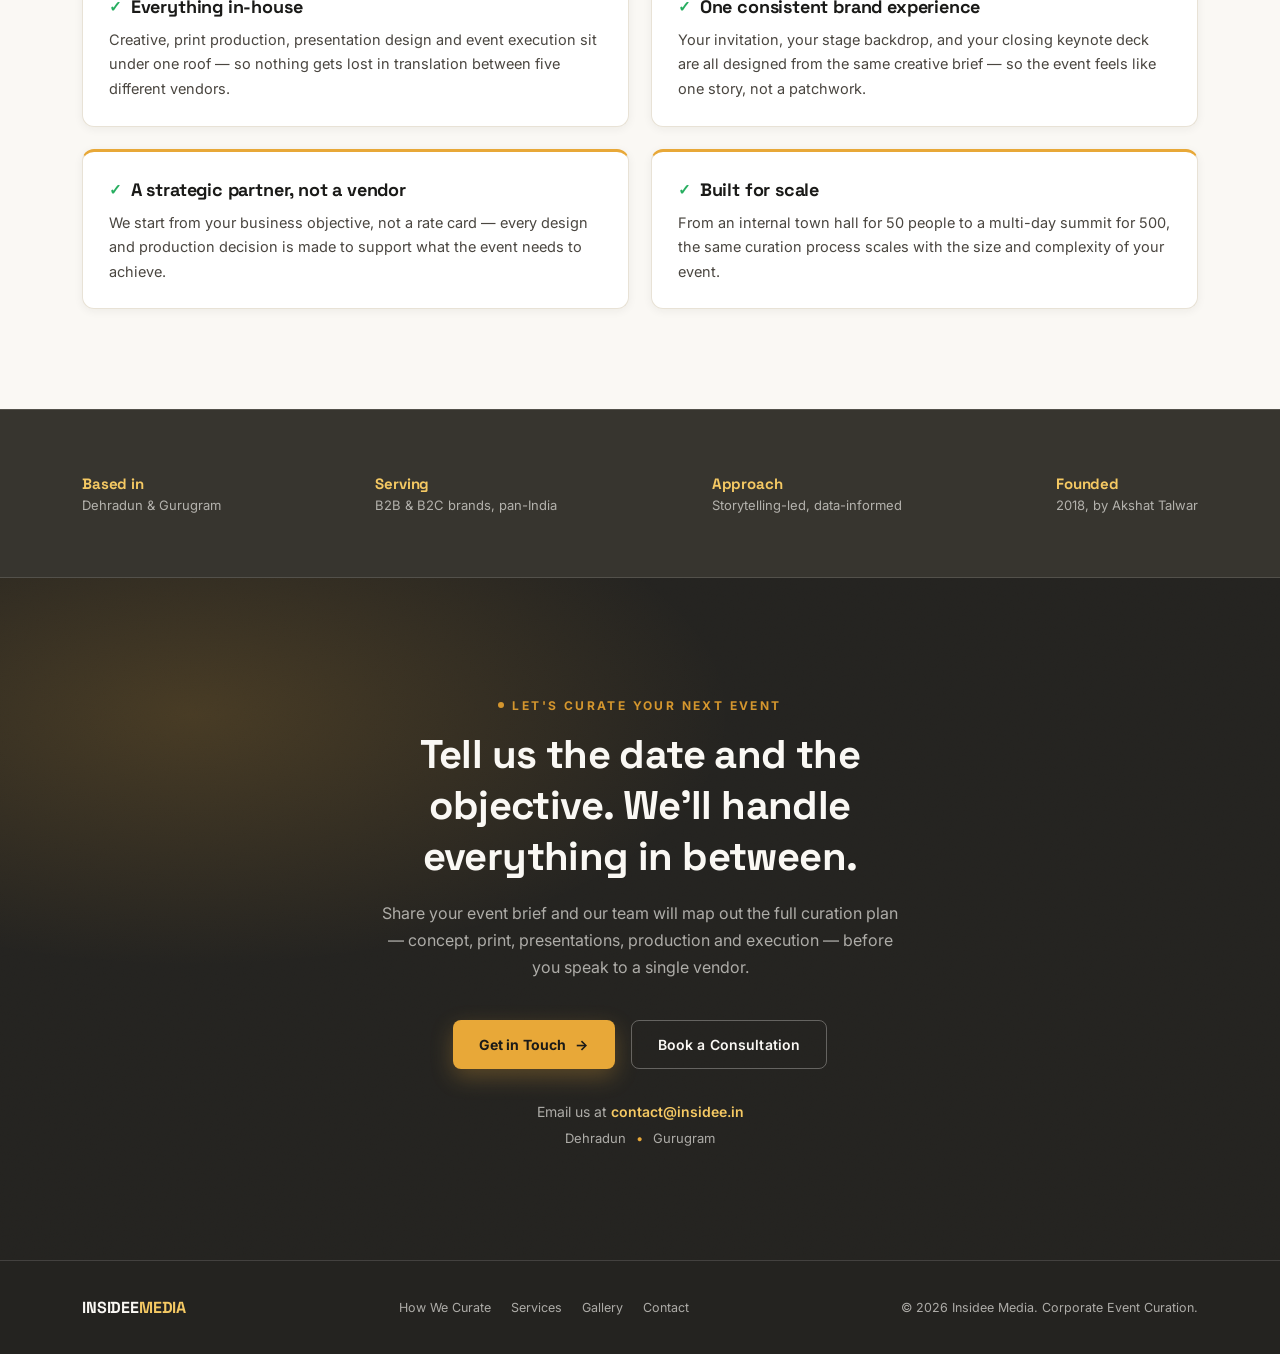
<file: events.html>
<!DOCTYPE html>
<html lang="en">
<head>
<meta charset="UTF-8">
<meta name="viewport" content="width=device-width, initial-scale=1.0">
<title>Corporate Events, Curated End-to-End | Insidee Media</title>
<style>
  @import url('https://fonts.googleapis.com/css2?family=Space+Grotesk:wght@500;600;700&family=Inter:wght@400;500;600;700&display=swap');
  :root{
    /* Brand palette */
    --yellow:#E8A838;
    --yellow-light:#F5C963;
    --yellow-hover:#D4962E;
    --blue:#242320;
    --blue-light:#37352F;
    --red:#C0392B;
    --green:#27AE60;
    --whatsapp:#25D366;

    /* Backgrounds & surfaces */
    --bg-main:#FAF8F4;
    --bg-warm:#F5F1EA;
    --surface:#FFFFFF;
    --surface-alt:#FDF9F0;

    /* Text */
    --text-main:#1A1A18;
    --text-secondary:#4A4640;
    --text-blue:#1A2F47;
    --text-muted:#7A756C;
    --text-dim:#A8A198;

    /* Borders */
    --border:#E8E2D6;
    --border-light:#F0EBE1;

    /* Derived: text/lines on dark blue surfaces */
    --on-dark:#FAF8F4;
    --on-dark-muted:rgba(250,248,244,0.64);
    --on-dark-line:rgba(250,248,244,0.14);
    --line:rgba(232,168,56,0.22);

    /* Radius & elevation */
    --radius-lg:20px;
    --radius-md:12px;
    --radius-sm:8px;
    --shadow-sm:0 2px 10px rgba(26,26,24,0.06);
    --shadow-md:0 14px 34px rgba(26,26,24,0.10);
    --shadow-lg:0 26px 64px rgba(26,26,24,0.16);
    --shadow-dark:0 20px 48px rgba(16,15,13,0.42);

    --grain:url("data:image/svg+xml,%3Csvg xmlns='http://www.w3.org/2000/svg' width='140' height='140'%3E%3Cfilter id='n'%3E%3CfeTurbulence type='fractalNoise' baseFrequency='0.85' numOctaves='2' stitchTiles='stitch'/%3E%3C/filter%3E%3Crect width='100%25' height='100%25' filter='url(%23n)'/%3E%3C/svg%3E");
  }
  *{box-sizing:border-box;}
  html{scroll-behavior:smooth;}
  body{
    margin:0;
    background:var(--bg-main);
    color:var(--text-main);
    font-family:'Inter',-apple-system,BlinkMacSystemFont,"Segoe UI",sans-serif;
    -webkit-font-smoothing:antialiased;
  }
  h1,h2,h3,.serif{font-family:'Space Grotesk',-apple-system,sans-serif;letter-spacing:-0.01em;}
  .eyebrow{
    letter-spacing:.2em;
    text-transform:uppercase;
    font-size:12px;
    font-weight:700;
    color:var(--yellow-hover);
    display:inline-flex;align-items:center;gap:8px;
  }
  .eyebrow::before{content:"";width:6px;height:6px;border-radius:50%;background:currentColor;flex-shrink:0;}
  a{color:inherit;}
  img{max-width:100%;display:block;}
  .wrap{max-width:1180px;margin:0 auto;padding:0 32px;}
  section{position:relative;}

  /* ---------- REVEAL ---------- */
  .reveal{opacity:0;transform:translateY(26px);transition:opacity .7s cubic-bezier(.16,.8,.24,1),transform .7s cubic-bezier(.16,.8,.24,1);}
  .reveal.in-view{opacity:1;transform:translateY(0);}
  @keyframes fadeUp{from{opacity:0;transform:translateY(18px);}to{opacity:1;transform:translateY(0);}}
  .hero-anim{opacity:0;animation:fadeUp .9s cubic-bezier(.16,.8,.24,1) forwards;}

  /* ---------- TOP BAR ---------- */
  .top-bar{height:3px;background:linear-gradient(90deg, var(--blue) 0%, var(--yellow) 50%, var(--blue) 100%);}

  /* ---------- NAV ---------- */
  header.nav{
    position:sticky;top:0;z-index:50;
    background:rgba(36,35,32,0.94);
    backdrop-filter:blur(14px);
    border-bottom:1px solid var(--on-dark-line);
  }
  .nav-inner{
    max-width:1180px;margin:0 auto;padding:16px 32px;
    display:flex;align-items:center;justify-content:space-between;
  }
  .nav-logo{display:flex;align-items:center;color:var(--on-dark);}
  .logo-mark{
    width:30px;height:30px;border-radius:8px;margin-right:11px;flex-shrink:0;
    background:linear-gradient(135deg,var(--yellow-light),var(--yellow-hover));
    display:flex;align-items:center;justify-content:center;
    color:var(--blue);font-weight:700;font-size:15px;font-family:'Space Grotesk',sans-serif;
    box-shadow:0 4px 14px rgba(232,168,56,0.35);
  }
  .nav-logo .word{font-family:'Space Grotesk',sans-serif;font-size:18px;font-weight:700;letter-spacing:-0.01em;}
  .nav-logo .word span{color:var(--yellow-light);}
  .nav-links{display:flex;gap:34px;list-style:none;margin:0;padding:0;}
  .nav-links a{
    color:var(--on-dark-muted);font-size:13.5px;font-weight:500;text-decoration:none;
    letter-spacing:.01em;transition:color .2s ease;
  }
  .nav-links a:hover{color:var(--yellow-light);}
  .nav-cta{
    background:var(--yellow);color:var(--text-main);
    padding:10px 20px;border-radius:var(--radius-sm);font-size:13px;font-weight:700;
    text-decoration:none;letter-spacing:.01em;
    transition:background .25s ease, transform .25s ease, box-shadow .25s ease;
    box-shadow:0 6px 18px rgba(232,168,56,0.25);
  }
  .nav-cta:hover{background:var(--yellow-hover);color:#fff;transform:translateY(-2px);box-shadow:0 10px 24px rgba(232,168,56,0.35);}

  /* ---------- HERO ---------- */
  .hero{
    position:relative;
    background:
      radial-gradient(1100px 520px at 82% -10%, rgba(232,168,56,0.20), transparent 60%),
      linear-gradient(180deg, var(--blue) 0%, var(--blue) 55%, var(--blue-light) 100%);
    color:var(--on-dark);
    padding:112px 0 100px;
    overflow:hidden;
  }
  .hero::before{
    content:"";position:absolute;inset:0;background-image:var(--grain);
    opacity:.05;mix-blend-mode:overlay;pointer-events:none;
  }
  .hero .wrap{position:relative;z-index:1;}
  .hero-grid{
    display:grid;grid-template-columns:1.15fr 0.85fr;gap:56px;align-items:center;
  }
  .urgency-pill{
    display:inline-flex;align-items:center;gap:8px;
    background:rgba(250,248,244,0.08);border:1px solid var(--on-dark-line);
    padding:7px 14px;border-radius:20px;font-size:12.5px;color:var(--on-dark-muted);
    margin-bottom:22px;
  }
  .urgency-dot{width:7px;height:7px;border-radius:50%;background:var(--red);flex-shrink:0;box-shadow:0 0 0 3px rgba(192,57,43,0.22);}
  .hero .eyebrow{margin-bottom:16px;color:var(--yellow-light);}
  .hero h1{
    font-size:56px;line-height:1.06;font-weight:700;margin:0 0 24px;color:var(--on-dark);letter-spacing:-0.02em;
  }
  .hero h1 em{
    font-style:normal;color:var(--yellow-light);
  }
  .hero p.lead{
    font-size:17.5px;line-height:1.75;color:var(--on-dark-muted);max-width:520px;margin:0 0 36px;
  }
  .hero-ctas{display:flex;gap:16px;flex-wrap:wrap;}
  .btn-primary{
    background:var(--yellow);color:var(--text-main);padding:15px 26px;
    text-decoration:none;font-weight:700;font-size:14px;letter-spacing:.01em;border-radius:var(--radius-sm);
    transition:background .25s ease, transform .25s ease, box-shadow .25s ease;
    display:inline-flex;align-items:center;gap:9px;
    box-shadow:0 8px 22px rgba(232,168,56,0.28);
  }
  .btn-primary:hover{background:var(--yellow-hover);color:#fff;transform:translateY(-2px);box-shadow:0 12px 30px rgba(232,168,56,0.38);}
  .btn-primary .arrow{transition:transform .25s ease;}
  .btn-primary:hover .arrow{transform:translateX(4px);}
  .btn-ghost{
    border:1px solid rgba(250,248,244,0.3);color:var(--on-dark);padding:15px 26px;
    text-decoration:none;font-weight:600;font-size:14px;border-radius:var(--radius-sm);letter-spacing:.01em;
    transition:border-color .25s ease, color .25s ease, transform .25s ease;
  }
  .btn-ghost:hover{border-color:var(--yellow-light);color:var(--yellow-light);transform:translateY(-2px);}
  .hero-stats{
    display:grid;grid-template-columns:1fr 1fr;gap:1px;
    background:var(--on-dark-line);
    border:1px solid var(--on-dark-line);
    margin-top:52px;max-width:520px;
    border-radius:var(--radius-md);overflow:hidden;
  }
  .hero-stat{background:rgba(36,35,32,0.55);padding:22px 24px;}
  .hero-stat .num{font-family:'Space Grotesk',sans-serif;font-size:30px;color:var(--yellow-light);font-weight:700;letter-spacing:-0.01em;}
  .hero-stat .lbl{font-size:12.5px;color:var(--on-dark-muted);margin-top:4px;}
  .hero-visual{
    position:relative;border:1px solid var(--on-dark-line);border-radius:var(--radius-lg);
    background:linear-gradient(160deg, rgba(232,168,56,0.10), rgba(255,255,255,0.02));
    padding:30px;min-height:420px;display:flex;flex-direction:column;justify-content:space-between;
    box-shadow:var(--shadow-dark);
  }
  .hero-visual .tag{
    display:inline-block;font-size:11.5px;letter-spacing:.14em;text-transform:uppercase;
    color:var(--yellow-light);border:1px solid rgba(232,168,56,0.45);padding:6px 12px;margin-bottom:14px;
    align-self:flex-start;border-radius:20px;
  }
  .stack-card{
    background:rgba(36,35,32,0.55);border:1px solid var(--on-dark-line);border-radius:var(--radius-sm);
    padding:16px 18px;margin-bottom:10px;display:flex;align-items:center;gap:14px;
    transition:border-color .25s ease, background .25s ease, transform .25s ease;
  }
  .stack-card:hover{border-color:rgba(232,168,56,0.4);background:rgba(36,35,32,0.75);transform:translateX(3px);}
  .stack-card:last-child{margin-bottom:0;}
  .stack-icon{
    width:34px;height:34px;border-radius:50%;background:rgba(232,168,56,0.16);
    display:flex;align-items:center;justify-content:center;color:var(--yellow-light);
    font-size:15px;font-weight:700;flex-shrink:0;
  }
  .stack-card .t{font-size:13.5px;font-weight:600;color:var(--on-dark);}
  .stack-card .s{font-size:12px;color:var(--on-dark-muted);margin-top:2px;}

  /* ---------- SECTION HEADS ---------- */
  .section{padding:100px 0;}
  .section-head{max-width:640px;margin-bottom:56px;}
  .section-head h2{font-size:38px;font-weight:700;line-height:1.2;margin:14px 0 16px;color:var(--text-main);letter-spacing:-0.015em;}
  .section-head p{font-size:16px;line-height:1.7;color:var(--text-secondary);}
  .dark{background:var(--blue);color:var(--on-dark);position:relative;}
  .dark::before{content:"";position:absolute;inset:0;background-image:var(--grain);opacity:.04;mix-blend-mode:overlay;pointer-events:none;}
  .dark .wrap{position:relative;z-index:1;}
  .dark .eyebrow{color:var(--yellow-light);}
  .dark .section-head h2{color:var(--on-dark);}
  .dark .section-head p{color:var(--on-dark-muted);}

  /* ---------- PROCESS ---------- */
  .process{position:relative;}
  .process-line{
    position:absolute;left:27px;top:8px;bottom:8px;width:1px;
    background:linear-gradient(180deg, var(--yellow), rgba(232,168,56,0.08));
  }
  .p-step{
    display:grid;grid-template-columns:56px 1fr;gap:28px;padding-bottom:46px;position:relative;
  }
  .p-step:last-child{padding-bottom:0;}
  .p-num{
    width:56px;height:56px;border-radius:50%;background:var(--blue);color:var(--yellow-light);
    display:flex;align-items:center;justify-content:center;font-family:'Space Grotesk',sans-serif;
    font-size:20px;font-weight:700;border:1px solid var(--yellow);z-index:1;
    box-shadow:0 8px 20px rgba(36,35,32,0.28);
  }
  .p-body{padding-top:8px;}
  .p-body .p-head{display:flex;align-items:baseline;gap:12px;flex-wrap:wrap;margin-bottom:8px;}
  .p-body h3{font-size:21px;font-weight:700;margin:0;color:var(--text-main);letter-spacing:-0.01em;}
  .p-body .p-tag{font-size:11.5px;letter-spacing:.1em;text-transform:uppercase;color:var(--yellow-hover);font-weight:700;}
  .p-body p{margin:0;font-size:15px;line-height:1.75;color:var(--text-secondary);max-width:640px;}
  .p-chips{display:flex;gap:8px;flex-wrap:wrap;margin-top:14px;}
  .chip{
    font-size:12px;background:var(--surface-alt);border:1px solid var(--border);
    color:var(--text-secondary);padding:6px 12px;border-radius:20px;
  }

  /* ---------- SERVICES GRID ---------- */
  .services-grid{
    display:grid;grid-template-columns:repeat(3,1fr);gap:20px;
  }
  .service-card{
    background:rgba(255,255,255,0.035);border:1px solid var(--on-dark-line);border-radius:var(--radius-md);
    padding:32px 28px;min-height:196px;
    display:flex;flex-direction:column;gap:14px;
    box-shadow:var(--shadow-dark);
    transition:transform .3s cubic-bezier(.16,.8,.24,1), border-color .3s ease, background .3s ease;
  }
  .service-card:hover{transform:translateY(-6px);border-color:rgba(232,168,56,0.45);background:rgba(255,255,255,0.06);}
  .service-card .ico{
    width:42px;height:42px;border:1px solid var(--yellow);border-radius:50%;
    display:flex;align-items:center;justify-content:center;color:var(--yellow-light);font-size:17px;
  }
  .service-card h3{font-size:17.5px;font-weight:700;margin:0;color:var(--on-dark);font-family:'Space Grotesk',sans-serif;letter-spacing:-0.01em;}
  .service-card p{font-size:13.6px;line-height:1.65;color:var(--on-dark-muted);margin:0;}

  /* ---------- GALLERY ---------- */
  .gallery-hint{font-size:13px;color:var(--text-muted);margin-top:-40px;margin-bottom:28px;}
  .gallery-scroll{
    display:flex;gap:20px;overflow-x:auto;scroll-snap-type:x mandatory;
    padding:6px 6px 20px;margin:0 -6px;cursor:grab;
  }
  .gallery-scroll::-webkit-scrollbar{height:6px;}
  .gallery-scroll::-webkit-scrollbar-track{background:var(--border-light);border-radius:10px;}
  .gallery-scroll::-webkit-scrollbar-thumb{background:var(--yellow);border-radius:10px;}
  .gallery-card{flex:0 0 270px;scroll-snap-align:start;}
  .gallery-media{
    position:relative;height:186px;border-radius:var(--radius-lg);overflow:hidden;
    border:1px solid var(--border);
    display:flex;align-items:center;justify-content:center;
    box-shadow:var(--shadow-md);
    transition:transform .35s cubic-bezier(.16,.8,.24,1), box-shadow .35s ease;
  }
  .gallery-card:hover .gallery-media{transform:translateY(-6px) scale(1.02);box-shadow:var(--shadow-lg);}
  .gallery-icon{font-size:44px;color:rgba(255,255,255,0.55);font-family:'Space Grotesk',sans-serif;}
  .gallery-add{
    position:absolute;bottom:10px;right:10px;font-size:10px;letter-spacing:.05em;text-transform:uppercase;
    background:rgba(255,255,255,0.18);border:1px dashed rgba(255,255,255,0.6);color:#fff;
    padding:4px 9px;border-radius:20px;backdrop-filter:blur(2px);
  }
  .gallery-cap{padding-top:14px;}
  .gallery-cat{font-size:11px;letter-spacing:.1em;text-transform:uppercase;color:var(--yellow-hover);font-weight:700;}
  .gallery-cap h4{margin:4px 0 0;font-size:15.5px;font-weight:700;color:var(--text-main);font-family:'Space Grotesk',sans-serif;letter-spacing:-0.01em;}

  /* ---------- WHY ---------- */
  .why-grid{display:grid;grid-template-columns:repeat(2,1fr);gap:22px;}
  .why-card{
    background:var(--surface);border:1px solid var(--border);border-top:3px solid var(--yellow);
    border-radius:var(--radius-md);padding:26px 26px 24px;box-shadow:var(--shadow-sm);
    transition:transform .3s cubic-bezier(.16,.8,.24,1), box-shadow .3s ease;
  }
  .why-card:hover{transform:translateY(-5px);box-shadow:var(--shadow-md);}
  .why-card h3{font-size:18px;font-weight:700;margin:0 0 10px;color:var(--text-main);display:flex;align-items:center;gap:9px;letter-spacing:-0.01em;}
  .why-card .check{color:var(--green);font-size:15px;}
  .why-card p{font-size:14.5px;line-height:1.7;color:var(--text-secondary);margin:0;}

  /* ---------- LOGISTICS BAND ---------- */
  .band{
    background:var(--blue-light);color:var(--on-dark);padding:64px 0;
    border-top:1px solid var(--on-dark-line);border-bottom:1px solid var(--on-dark-line);
  }
  .band .wrap{display:flex;justify-content:space-between;align-items:center;flex-wrap:wrap;gap:24px;}
  .band-item{display:flex;flex-direction:column;gap:4px;}
  .band-item .n{font-family:'Space Grotesk',sans-serif;font-size:15px;color:var(--yellow-light);font-weight:700;letter-spacing:-0.01em;}
  .band-item .d{font-size:13px;color:var(--on-dark-muted);}

  /* ---------- CTA ---------- */
  .cta{
    position:relative;
    background:
      radial-gradient(900px 420px at 15% 20%, rgba(232,168,56,0.18), transparent 60%),
      var(--blue);
    color:var(--on-dark);padding:114px 0;text-align:center;
  }
  .cta::before{content:"";position:absolute;inset:0;background-image:var(--grain);opacity:.04;mix-blend-mode:overlay;pointer-events:none;}
  .cta .wrap{position:relative;z-index:1;}
  .cta .eyebrow{justify-content:center;}
  .cta h2{font-size:40px;font-weight:700;margin:16px auto 18px;max-width:620px;color:var(--on-dark);letter-spacing:-0.015em;}
  .cta p{font-size:16px;color:var(--on-dark-muted);max-width:520px;margin:0 auto 38px;line-height:1.7;}
  .cta-row{display:flex;gap:16px;justify-content:center;flex-wrap:wrap;margin-bottom:34px;}
  .cta-contact{font-size:14px;color:var(--on-dark-muted);}
  .cta-contact a{color:var(--yellow-light);text-decoration:none;font-weight:600;}
  .cta-locs{display:flex;gap:10px;justify-content:center;margin-top:10px;font-size:13px;color:var(--on-dark-muted);}
  .dot{color:var(--yellow);}

  /* ---------- FOOTER ---------- */
  footer{background:var(--blue);border-top:1px solid var(--on-dark-line);padding:36px 0;}
  footer .wrap{display:flex;justify-content:space-between;align-items:center;flex-wrap:wrap;gap:12px;}
  footer .f-logo{display:flex;align-items:center;font-family:'Space Grotesk',sans-serif;color:var(--on-dark);font-size:16px;font-weight:700;letter-spacing:-0.01em;}
  footer .f-logo span{color:var(--yellow-light);}
  footer .f-copy{color:var(--on-dark-muted);font-size:12.5px;}
  footer .f-links{display:flex;gap:20px;}
  footer .f-links a{color:var(--on-dark-muted);font-size:12.5px;text-decoration:none;transition:color .2s ease;}
  footer .f-links a:hover{color:var(--yellow-light);}

  @media (max-width: 940px){
    .hero-grid{grid-template-columns:1fr;}
    .hero h1{font-size:40px;}
    .services-grid{grid-template-columns:repeat(2,1fr);}
    .why-grid{grid-template-columns:1fr;}
    .nav-links{display:none;}
  }
  @media (max-width: 620px){
    .wrap{padding:0 20px;}
    .services-grid{grid-template-columns:1fr;}
    .section{padding:76px 0;}
    .hero{padding:84px 0 68px;}
    .p-step{grid-template-columns:44px 1fr;gap:18px;}
    .p-num{width:44px;height:44px;font-size:16px;}
    .process-line{left:21px;}
    .band .wrap{flex-direction:column;align-items:flex-start;}
    .cta h2{font-size:29px;}
    .gallery-hint{margin-top:-24px;}
  }

  @media (prefers-reduced-motion: reduce){
    .reveal,.hero-anim{opacity:1 !important;transform:none !important;animation:none !important;}
    *{transition-duration:.01ms !important;}
  }
</style>
</head>
<body>

<noscript><style>.reveal,.hero-anim{opacity:1 !important;transform:none !important;animation:none !important;}</style></noscript>

<div class="top-bar"></div>

<header class="nav">
  <div class="nav-inner">
    <a class="nav-logo" href="index.html" aria-label="Insidee Media home">
      <picture>
        <source media="(max-width: 480px)" srcset="img/140X140.png">
        <img class="logo-image" src="img/200X200.png" alt="Insidee Media" style="width:108px;height:56px;object-fit:contain;">
      </picture>
      <span class="word">INSIDEE <span>MEDIA</span></span>
    </a>
    <ul class="nav-links">
      <li><a href="#process">How We Curate</a></li>
      <li><a href="#services">What's Included</a></li>
      <li><a href="#gallery">Gallery</a></li>
      <li><a href="#why">Why Insidee</a></li>
      <li><a href="#contact">Contact</a></li>
    </ul>
    <a class="nav-cta" href="#contact">Plan Your Event</a>
  </div>
</header>

<section class="hero">
  <div class="wrap hero-grid">
    <div>
      <div class="urgency-pill hero-anim" style="animation-delay:.05s"><span class="urgency-dot"></span> Now booking for Q4 &amp; wedding-season corporate calendars</div>
      <div class="eyebrow hero-anim" style="animation-delay:.12s">Corporate Events, Curated</div>
      <h1 class="hero-anim" style="animation-delay:.2s">One agency. <em>Every</em> moving part of your event, handled.</h1>
      <p class="lead hero-anim" style="animation-delay:.3s">From the first concept sketch to the last printed name badge — Insidee Media curates corporate events end-to-end: strategy, production, print, presentations, and on-ground execution, all under one roof.</p>
      <div class="hero-ctas hero-anim" style="animation-delay:.4s">
        <a class="btn-primary" href="#contact">Book a Curation Call <span class="arrow">→</span></a>
        <a class="btn-ghost" href="#process">See How It Works</a>
      </div>
      <div class="hero-stats hero-anim" style="animation-delay:.5s">
        <div class="hero-stat"><div class="num">360°</div><div class="lbl">In-house creative, production &amp; tech team</div></div>
        <div class="hero-stat"><div class="num">1</div><div class="lbl">Single point of contact, start to finish</div></div>
      </div>
    </div>
    <div class="hero-visual hero-anim" style="animation-delay:.3s">
      <span class="tag">Everything under one brief</span>
      <div>
        <div class="stack-card"><div class="stack-icon">✎</div><div><div class="t">Concept &amp; Theme</div><div class="s">Narrative, mood, brand fit</div></div></div>
        <div class="stack-card"><div class="stack-icon">⎙</div><div><div class="t">Printables &amp; Collateral</div><div class="s">Invites, standees, signage, badges</div></div></div>
        <div class="stack-card"><div class="stack-icon">▤</div><div><div class="t">Presentations &amp; AV</div><div class="s">PPT decks, screens, motion content</div></div></div>
        <div class="stack-card"><div class="stack-icon">⚑</div><div><div class="t">Production &amp; Set-Up</div><div class="s">Stage, decor, branding, fabrication</div></div></div>
        <div class="stack-card"><div class="stack-icon">◎</div><div><div class="t">On-Ground Execution</div><div class="s">Vendors, logistics, live coordination</div></div></div>
      </div>
    </div>
  </div>
</section>

<section class="section" id="process">
  <div class="wrap">
    <div class="section-head reveal">
      <span class="eyebrow">How Insidee Works</span>
      <h2>From a blank brief to a fully staged event — six steps, one team.</h2>
      <p>You don't need to brief five different vendors. Insidee curates the entire event stack internally, so every piece — from a business card to the backdrop — speaks the same brand language.</p>
    </div>

    <div class="process">
      <div class="process-line"></div>

      <div class="p-step reveal">
        <div class="p-num">1</div>
        <div class="p-body">
          <div class="p-head"><h3>Discovery &amp; Brief</h3><span class="p-tag">Understand</span></div>
          <p>We start with your objective, audience, budget and brand guidelines — whether it's a leadership offsite, a product launch, an annual day, or an investor summit.</p>
          <div class="p-chips"><span class="chip">Goal mapping</span><span class="chip">Audience profiling</span><span class="chip">Budget &amp; timeline</span></div>
        </div>
      </div>

      <div class="p-step reveal">
        <div class="p-num">2</div>
        <div class="p-body">
          <div class="p-head"><h3>Concept &amp; Creative Direction</h3><span class="p-tag">Design</span></div>
          <p>A single creative narrative is built for the event — theme, colour story, tone of voice — so decor, print, and presentations all feel like one experience, not separate vendors.</p>
          <div class="p-chips"><span class="chip">Theme &amp; mood boards</span><span class="chip">Brand alignment</span><span class="chip">Storyboarding</span></div>
        </div>
      </div>

      <div class="p-step reveal">
        <div class="p-num">3</div>
        <div class="p-body">
          <div class="p-head"><h3>Printables &amp; Collateral</h3><span class="p-tag">Print</span></div>
          <p>Every physical touchpoint is designed and produced in-house — invitations, standees, entrance branding, badges, table tents, signage, certificates, and delegate kits.</p>
          <div class="p-chips"><span class="chip">Invites &amp; e-invites</span><span class="chip">Standees &amp; banners</span><span class="chip">Badges &amp; signage</span><span class="chip">Delegate kits</span></div>
        </div>
      </div>

      <div class="p-step reveal">
        <div class="p-num">4</div>
        <div class="p-body">
          <div class="p-head"><h3>Presentations &amp; AV Content</h3><span class="p-tag">Build</span></div>
          <p>Keynote and PowerPoint decks, agenda screens, sponsor slides, walk-in reels and stage AV content — built to match the event's visual identity and ready to run without last-minute fixes.</p>
          <div class="p-chips"><span class="chip">PPT / Keynote decks</span><span class="chip">Stage &amp; screen content</span><span class="chip">Motion &amp; AV loops</span></div>
        </div>
      </div>

      <div class="p-step reveal">
        <div class="p-num">5</div>
        <div class="p-body">
          <div class="p-head"><h3>Production &amp; Fabrication</h3><span class="p-tag">Build</span></div>
          <p>Stage design, branded backdrops, entrance and photo zones, decor and fabrication — built and installed to match the approved concept, at the scale the venue needs.</p>
          <div class="p-chips"><span class="chip">Stage &amp; set design</span><span class="chip">Branding walls</span><span class="chip">Decor &amp; fabrication</span></div>
        </div>
      </div>

      <div class="p-step reveal">
        <div class="p-num">6</div>
        <div class="p-body">
          <div class="p-head"><h3>On-Ground Execution &amp; Documentation</h3><span class="p-tag">Deliver</span></div>
          <p>Vendor and venue coordination, run-of-show management, and live event support on the day — followed by photography, videography, and a highlight film for your records and next campaign.</p>
          <div class="p-chips"><span class="chip">Vendor management</span><span class="chip">Live coordination</span><span class="chip">Photo &amp; video coverage</span></div>
        </div>
      </div>

    </div>
  </div>
</section>

<section class="section dark" id="services">
  <div class="wrap">
    <div class="section-head reveal">
      <span class="eyebrow">What's Included</span>
      <h2>Everything a corporate event setup needs — under one production stack.</h2>
      <p>Insidee combines a creative studio, a print &amp; production unit, and an events team, so nothing is outsourced blind and nothing falls through the cracks.</p>
    </div>
    <div class="services-grid">
      <div class="service-card reveal" style="transition-delay:0s">
        <div class="ico">✎</div>
        <h3>Concept &amp; Theme Design</h3>
        <p>Event narrative, brand storytelling, mood boards and creative direction that tie every element together.</p>
      </div>
      <div class="service-card reveal" style="transition-delay:.05s">
        <div class="ico">⎙</div>
        <h3>Printables &amp; Collateral</h3>
        <p>Invitations, standees, banners, badges, signage, table cards, certificates and delegate kits — designed and printed in-house.</p>
      </div>
      <div class="service-card reveal" style="transition-delay:.1s">
        <div class="ico">▤</div>
        <h3>Presentations &amp; PPTs</h3>
        <p>Keynote and PowerPoint decks, agenda and sponsor screens, walk-in loops and stage AV content.</p>
      </div>
      <div class="service-card reveal" style="transition-delay:.15s">
        <div class="ico">⚑</div>
        <h3>Stage &amp; Set Production</h3>
        <p>Backdrops, branding walls, photo zones, entrance experiences and full-scale fabrication.</p>
      </div>
      <div class="service-card reveal" style="transition-delay:.2s">
        <div class="ico">✦</div>
        <h3>Brand Activations</h3>
        <p>Experiential zones, product showcases and interactive moments designed to be shared and remembered.</p>
      </div>
      <div class="service-card reveal" style="transition-delay:.25s">
        <div class="ico">▶</div>
        <h3>Films &amp; Video Production</h3>
        <p>Pre-event teasers, brand films, live coverage and post-event highlight films.</p>
      </div>
      <div class="service-card reveal" style="transition-delay:.3s">
        <div class="ico">◉</div>
        <h3>Photography</h3>
        <p>Candid, stage, and product photography for real-time social use and post-event reporting.</p>
      </div>
      <div class="service-card reveal" style="transition-delay:.35s">
        <div class="ico">◎</div>
        <h3>Vendor &amp; Logistics Management</h3>
        <p>Venue, catering, AV equipment, and travel coordination managed on your behalf.</p>
      </div>
      <div class="service-card reveal" style="transition-delay:.4s">
        <div class="ico">❖</div>
        <h3>Corporate Gifting</h3>
        <p>Branded merchandise and delegate gifting that extends the event experience beyond the day.</p>
      </div>
    </div>
  </div>
</section>

<section class="section" id="gallery">
  <div class="wrap">
    <div class="section-head reveal">
      <span class="eyebrow">Our Work In Frame</span>
      <h2>A glimpse of what curated looks like on the ground.</h2>
      <p>Scroll through moments from past setups — swap these placeholders for your own event photography whenever it's ready.</p>
    </div>
  </div>
  <div class="wrap">
    <p class="gallery-hint">← Drag or scroll to browse →</p>
  </div>
  <div class="wrap">
    <div class="gallery-scroll">
      <div class="gallery-card reveal" style="transition-delay:0s">
        <div class="gallery-media" style="background:linear-gradient(135deg, var(--blue), var(--blue-light));">
          <span class="gallery-icon">⚑</span>
          <span class="gallery-add">+ Add photo</span>
        </div>
        <div class="gallery-cap"><span class="gallery-cat">Production</span><h4>Stage &amp; Set Build</h4></div>
      </div>
      <div class="gallery-card reveal" style="transition-delay:.05s">
        <div class="gallery-media" style="background:linear-gradient(135deg, var(--yellow-hover), var(--yellow-light));">
          <span class="gallery-icon">⎙</span>
          <span class="gallery-add">+ Add photo</span>
        </div>
        <div class="gallery-cap"><span class="gallery-cat">Print</span><h4>Printed Collateral</h4></div>
      </div>
      <div class="gallery-card reveal" style="transition-delay:.1s">
        <div class="gallery-media" style="background:linear-gradient(135deg, var(--blue-light), var(--yellow));">
          <span class="gallery-icon">▤</span>
          <span class="gallery-add">+ Add photo</span>
        </div>
        <div class="gallery-cap"><span class="gallery-cat">Presentation</span><h4>Stage &amp; Sponsor Screens</h4></div>
      </div>
      <div class="gallery-card reveal" style="transition-delay:.15s">
        <div class="gallery-media" style="background:linear-gradient(135deg, var(--yellow), var(--blue));">
          <span class="gallery-icon">✦</span>
          <span class="gallery-add">+ Add photo</span>
        </div>
        <div class="gallery-cap"><span class="gallery-cat">Experience</span><h4>Brand Activation Zone</h4></div>
      </div>
      <div class="gallery-card reveal" style="transition-delay:.2s">
        <div class="gallery-media" style="background:linear-gradient(135deg, var(--blue), var(--yellow-light));">
          <span class="gallery-icon">◎</span>
          <span class="gallery-add">+ Add photo</span>
        </div>
        <div class="gallery-cap"><span class="gallery-cat">Execution</span><h4>On-Ground Coordination</h4></div>
      </div>
      <div class="gallery-card reveal" style="transition-delay:.25s">
        <div class="gallery-media" style="background:linear-gradient(135deg, var(--blue-light), var(--yellow-hover));">
          <span class="gallery-icon">▶</span>
          <span class="gallery-add">+ Add photo</span>
        </div>
        <div class="gallery-cap"><span class="gallery-cat">Documentation</span><h4>Photography &amp; Film</h4></div>
      </div>
    </div>
  </div>
</section>

<section class="section" id="why">
  <div class="wrap">
    <div class="section-head reveal">
      <span class="eyebrow">Why Insidee</span>
      <h2>One brief. One accountable team. Zero vendor juggling.</h2>
    </div>
    <div class="why-grid">
      <div class="why-card reveal" style="transition-delay:0s">
        <h3><span class="check">✓</span> Everything in-house</h3>
        <p>Creative, print production, presentation design and event execution sit under one roof — so nothing gets lost in translation between five different vendors.</p>
      </div>
      <div class="why-card reveal" style="transition-delay:.06s">
        <h3><span class="check">✓</span> One consistent brand experience</h3>
        <p>Your invitation, your stage backdrop, and your closing keynote deck are all designed from the same creative brief — so the event feels like one story, not a patchwork.</p>
      </div>
      <div class="why-card reveal" style="transition-delay:.12s">
        <h3><span class="check">✓</span> A strategic partner, not a vendor</h3>
        <p>We start from your business objective, not a rate card — every design and production decision is made to support what the event needs to achieve.</p>
      </div>
      <div class="why-card reveal" style="transition-delay:.18s">
        <h3><span class="check">✓</span> Built for scale</h3>
        <p>From an internal town hall for 50 people to a multi-day summit for 500, the same curation process scales with the size and complexity of your event.</p>
      </div>
    </div>
  </div>
</section>

<div class="band">
  <div class="wrap reveal">
    <div class="band-item"><div class="n">Based in</div><div class="d">Dehradun &amp; Gurugram</div></div>
    <div class="band-item"><div class="n">Serving</div><div class="d">B2B &amp; B2C brands, pan-India</div></div>
    <div class="band-item"><div class="n">Approach</div><div class="d">Storytelling-led, data-informed</div></div>
    <div class="band-item"><div class="n">Founded</div><div class="d">2018, by Akshat Talwar</div></div>
  </div>
</div>

<section class="cta" id="contact">
  <div class="wrap reveal">
    <span class="eyebrow">Let's Curate Your Next Event</span>
    <h2>Tell us the date and the objective. We'll handle everything in between.</h2>
    <p>Share your event brief and our team will map out the full curation plan — concept, print, presentations, production and execution — before you speak to a single vendor.</p>
    <div class="cta-row">
      <a class="btn-primary" href="mailto:contact@insidee.in?subject=Corporate%20Event%20Curation%20Enquiry">Get in Touch <span class="arrow">→</span></a>
      <a class="btn-ghost" href="mailto:contact@insidee.in?subject=Book%20a%20Consultation%20-%20Corporate%20Event">Book a Consultation</a>
    </div>
    <div class="cta-contact">Email us at <a href="mailto:contact@insidee.in">contact@insidee.in</a></div>
    <div class="cta-locs"><span>Dehradun</span><span class="dot">•</span><span>Gurugram</span></div>
  </div>
</section>

<footer>
  <div class="wrap">
    <div class="f-logo">INSIDEE <span>MEDIA</span></div>
    <div class="f-links">
      <a href="#process">How We Curate</a>
      <a href="#services">Services</a>
      <a href="#gallery">Gallery</a>
      <a href="#contact">Contact</a>
    </div>
    <div class="f-copy">&copy; 2026 Insidee Media. Corporate Event Curation.</div>
  </div>
</footer>

<script>
  (function(){
    var els = document.querySelectorAll('.reveal');
    if(!('IntersectionObserver' in window)){
      els.forEach(function(el){ el.classList.add('in-view'); });
      return;
    }
    function isOnScreen(el){
      var r = el.getBoundingClientRect();
      var vh = window.innerHeight || document.documentElement.clientHeight;
      return r.top < vh && r.bottom > 0;
    }
    var io = new IntersectionObserver(function(entries){
      entries.forEach(function(entry){
        if(entry.isIntersecting){
          entry.target.classList.add('in-view');
          io.unobserve(entry.target);
        }
      });
    }, {threshold:0.12, rootMargin:'0px 0px -60px 0px'});
    els.forEach(function(el){
      /* Reveal immediately if already on-screen at load — covers direct
         #anchor links (e.g. the nav/hero "Contact" buttons) where the
         browser jumps straight to a section before it would normally
         scroll into view. Everything else animates in on scroll. */
      if(isOnScreen(el)){ el.classList.add('in-view'); }
      else{ io.observe(el); }
    });
    /* Safety net: guarantee every section becomes visible even if the
       observer misses an element (slow devices, embedded/preview
       contexts) so content can never stay stuck hidden. */
    setTimeout(function(){
      els.forEach(function(el){ el.classList.add('in-view'); });
    }, 2500);
  })();
</script>

</body>
</html>
</file>
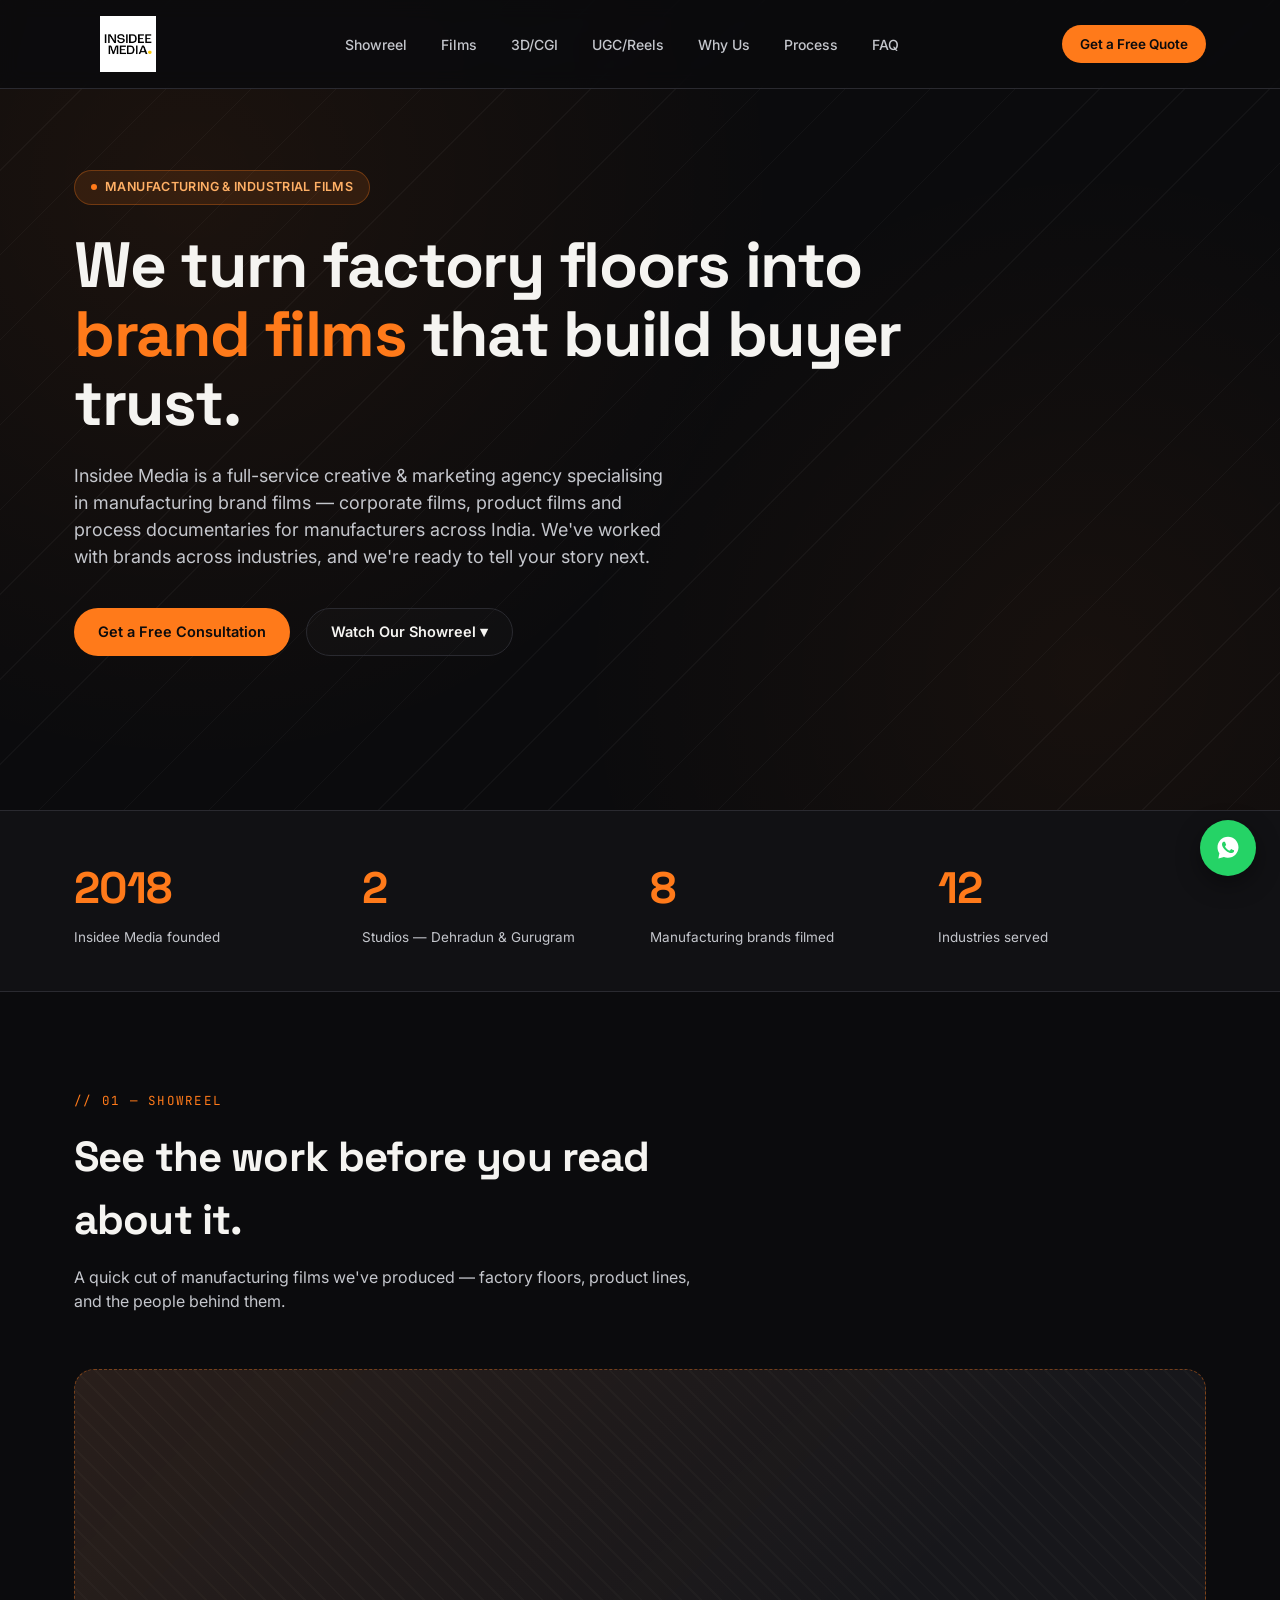
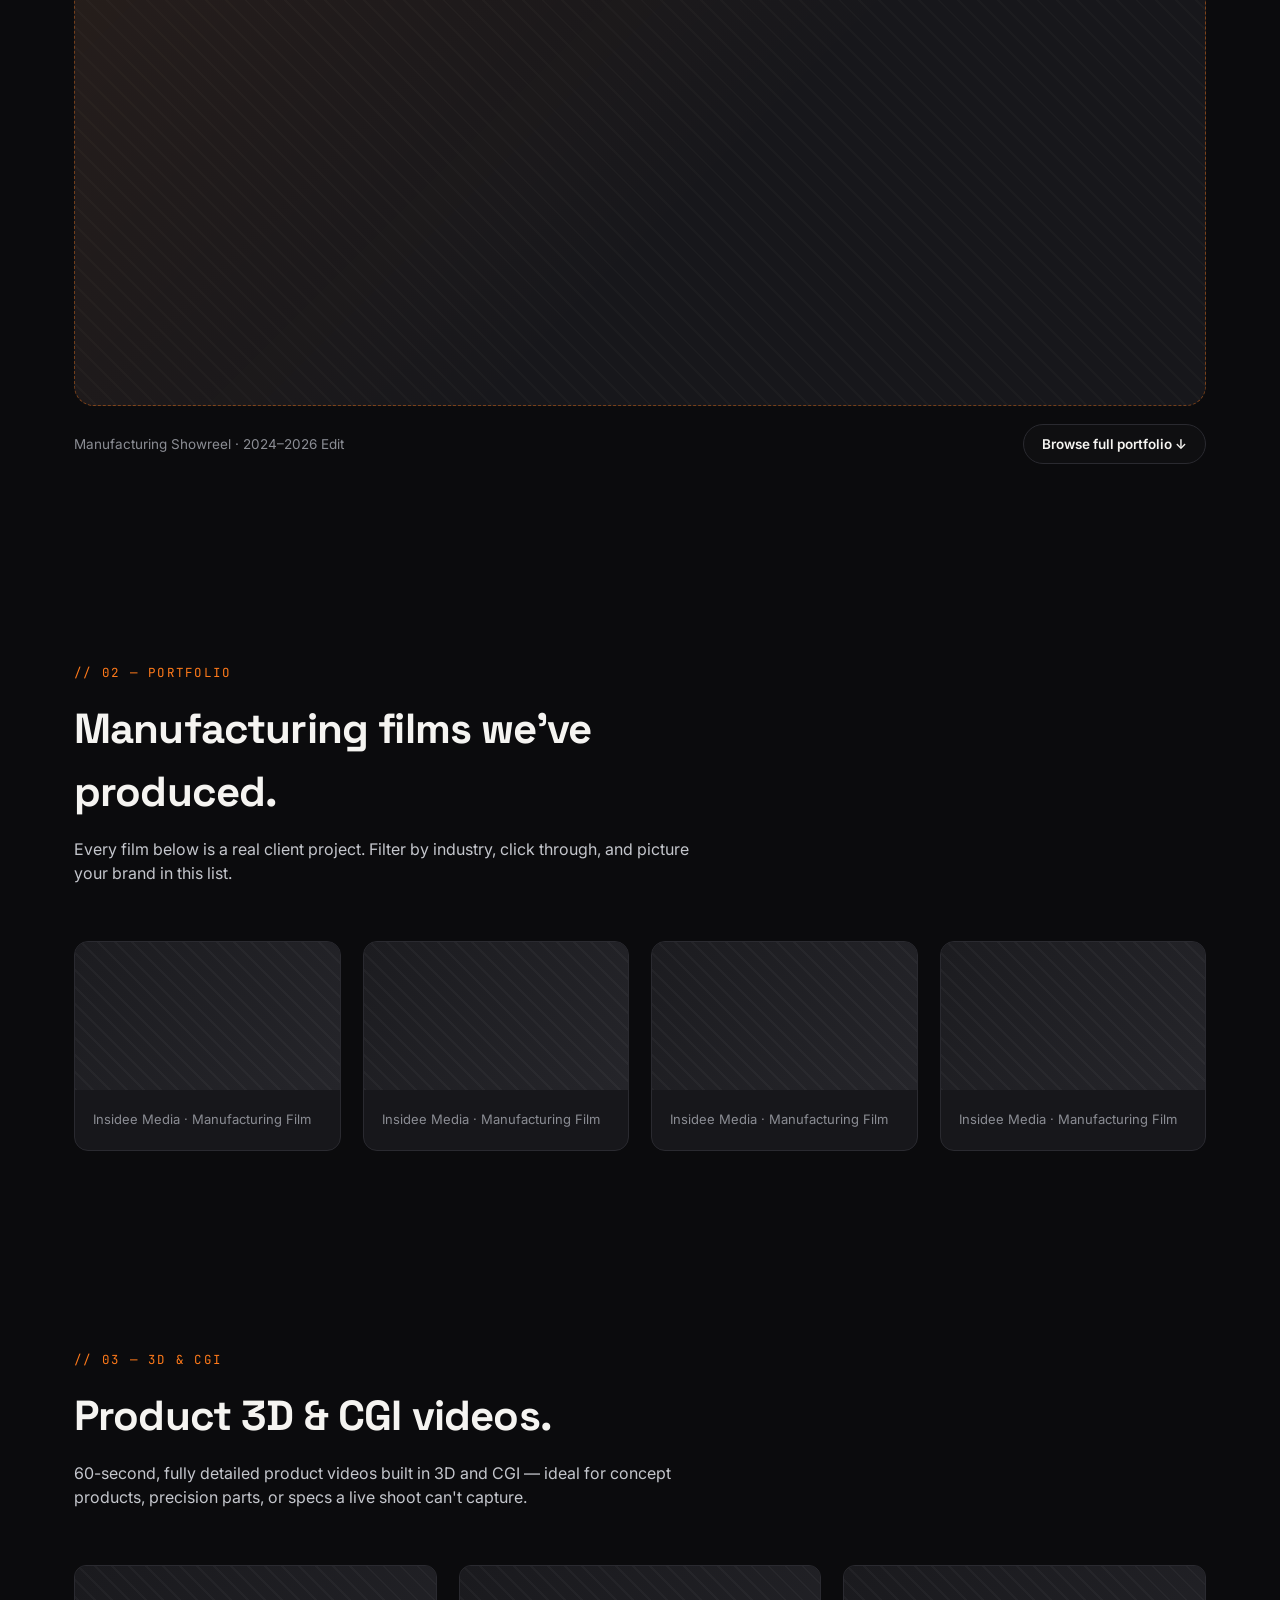
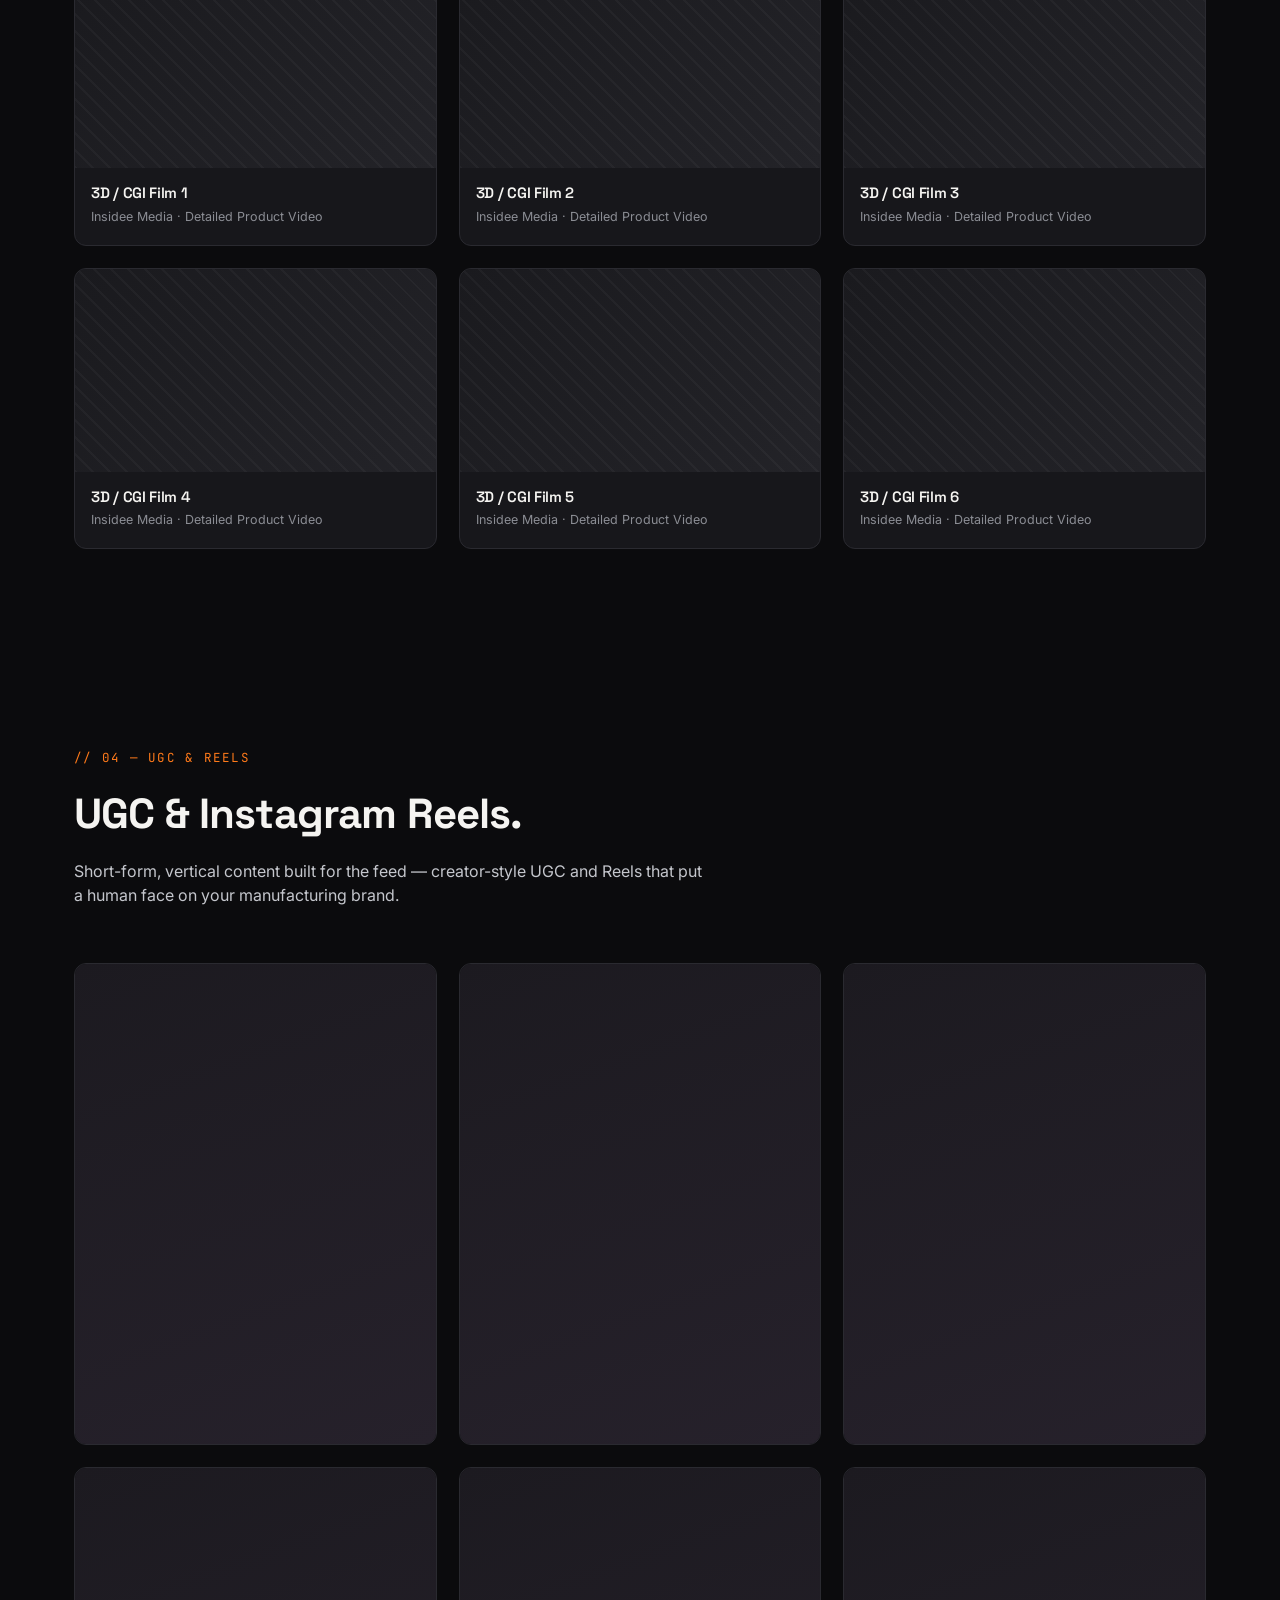
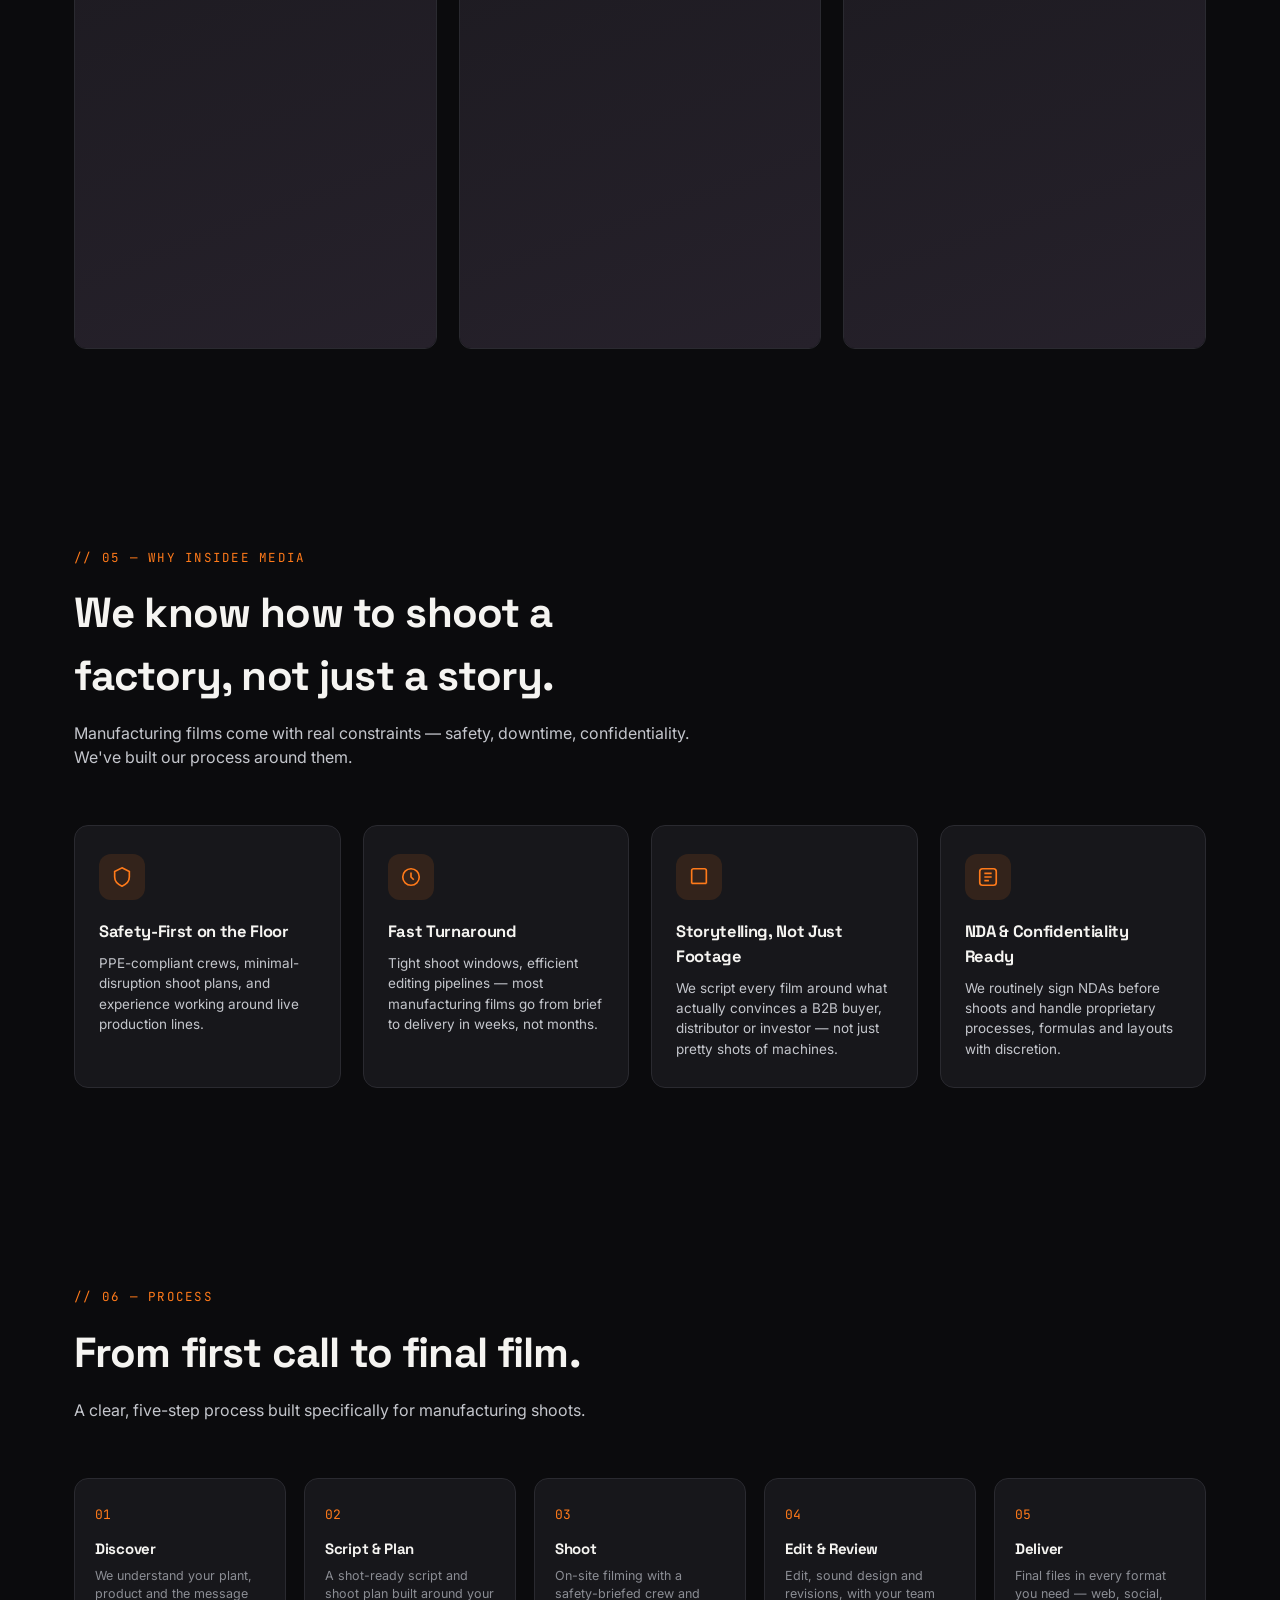
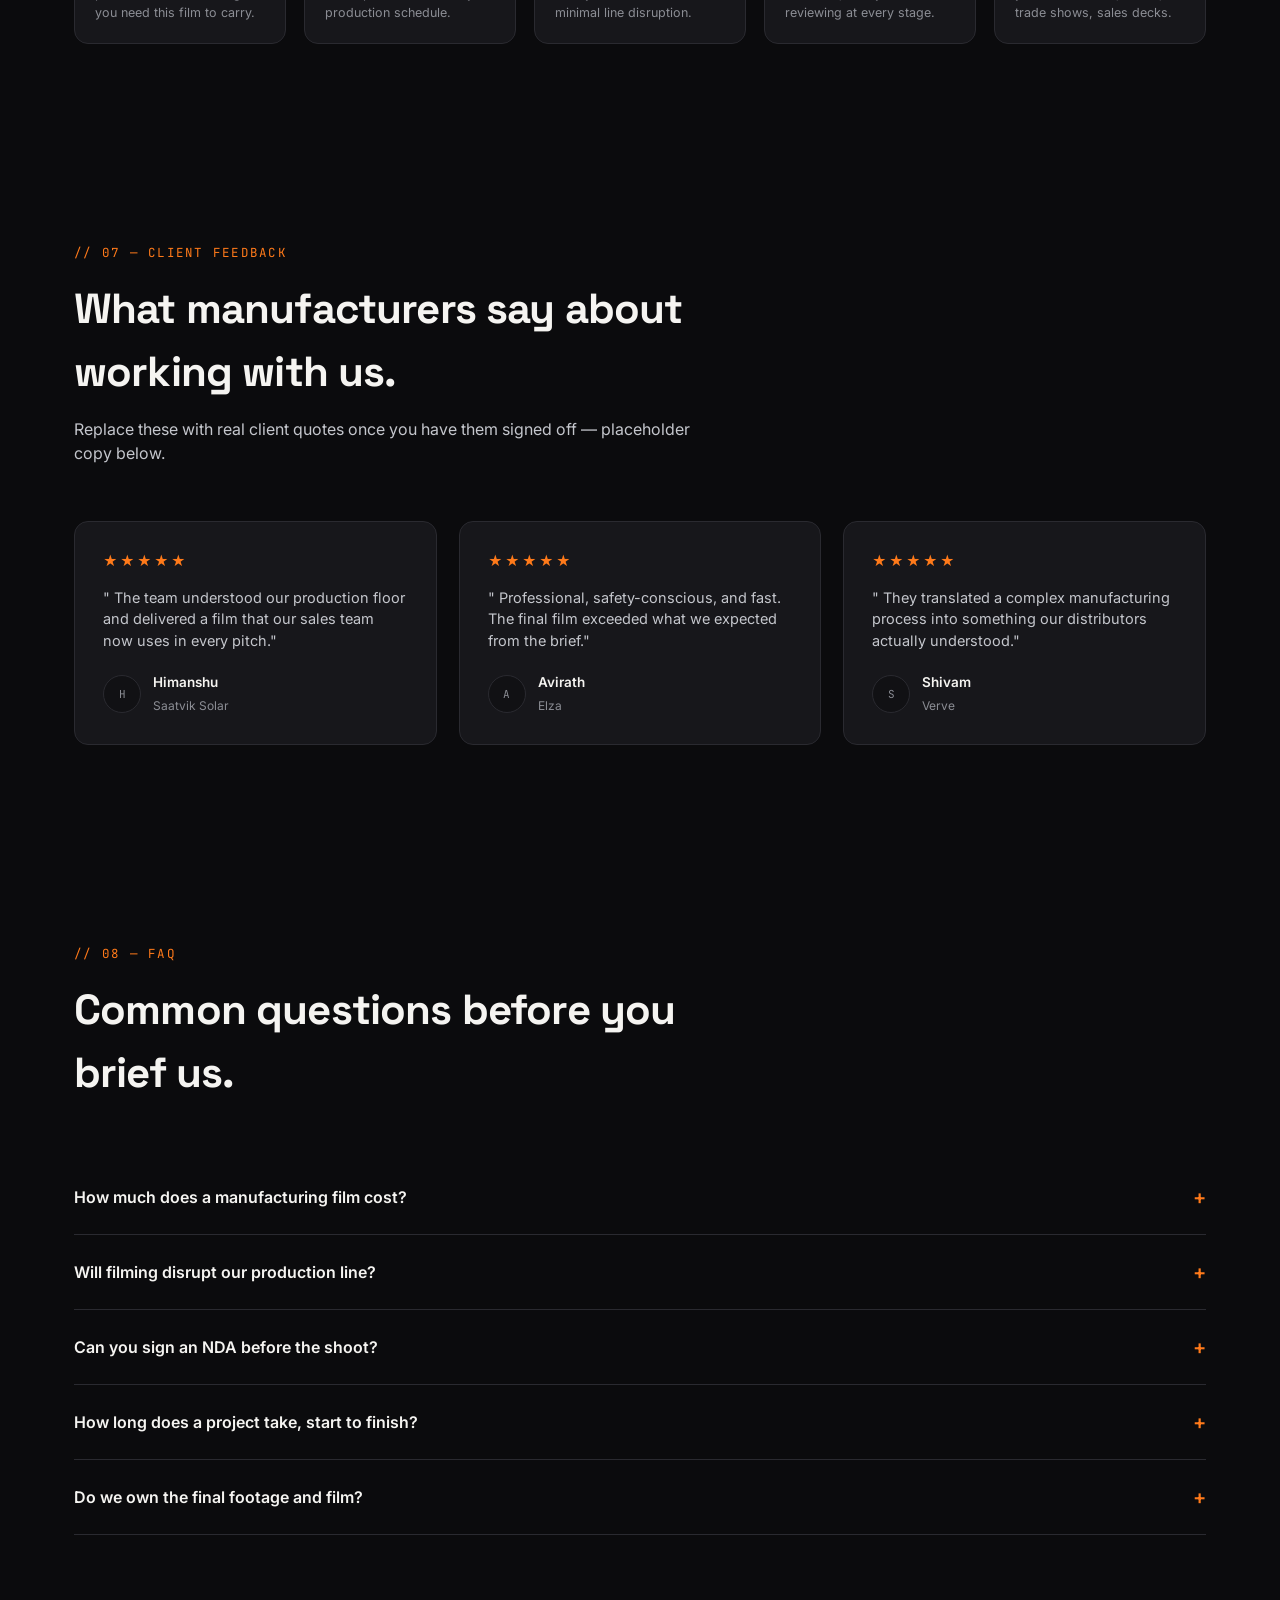
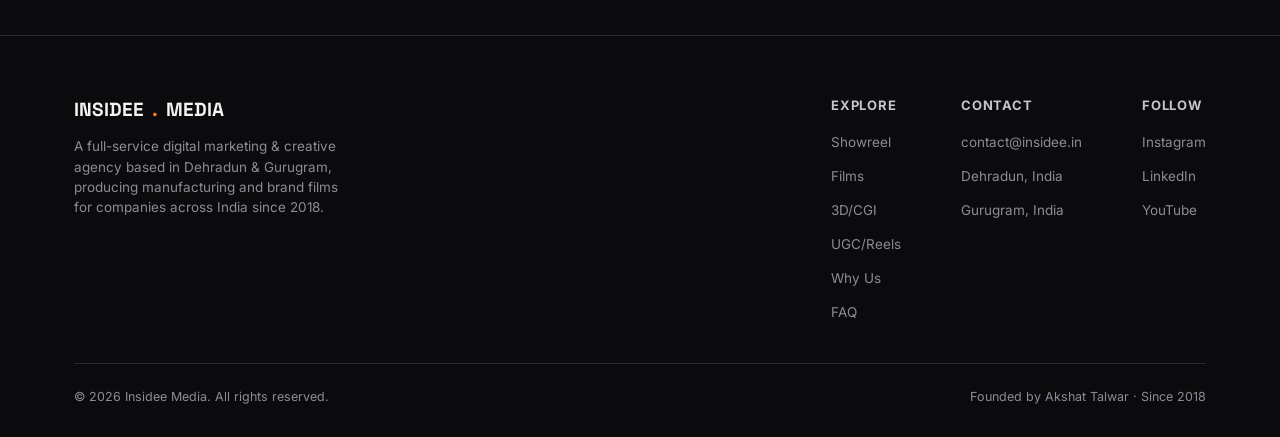
<file: films.html>
<!DOCTYPE html>
<html lang="en">
<head>
<meta charset="UTF-8">
<meta name="viewport" content="width=device-width, initial-scale=1.0">
<title>Manufacturing Films by Insidee Media | Industrial Brand Films That Build Trust</title>
<meta name="description" content="Insidee Media produces manufacturing, industrial & corporate films for brands across India. See our showreel, our work, and get a free consultation.">
<link rel="preconnect" href="https://fonts.googleapis.com">
<link href="https://fonts.googleapis.com/css2?family=Space+Grotesk:wght@500;600;700&family=Inter:wght@400;500;600;700;800&family=JetBrains+Mono:wght@500&display=swap" rel="stylesheet">
<script src="https://tally.so/widgets/embed.js"></script>
<style>
  :root{
    --bg:#0b0b0d;
    --bg-alt:#111114;
    --panel:#17171b;
    --panel-border:#2a2a30;
    --steel:#8b8d94;
    --steel-light:#c4c6cc;
    --white:#f5f4f1;
    --amber:#ff7a1a;
    --amber-light:#ffb066;
    --amber-dim:rgba(255,122,26,0.12);
    --success:#3ecf8e;
    --radius:14px;
    --maxw:1180px;
  }
  *{margin:0;padding:0;box-sizing:border-box;}
  html{scroll-behavior:smooth;}
  body{
    background:var(--bg);
    color:var(--white);
    font-family:'Inter',sans-serif;
    line-height:1.5;
    overflow-x:hidden;
  }
  h1,h2,h3,h4{font-family:'Space Grotesk',sans-serif;letter-spacing:-0.02em;}
  .mono{font-family:'JetBrains Mono',monospace;letter-spacing:0.04em;}
  .wrap{max-width:var(--maxw);margin:0 auto;padding:0 24px;}
  img{max-width:100%;display:block;}
  a{color:inherit;text-decoration:none;}
  ul{list-style:none;}
  button{font-family:inherit;cursor:pointer;border:none;background:none;color:inherit;}

  /* Background texture */
  .grain-bg{
    position:fixed;inset:0;z-index:-2;
    background:
      radial-gradient(circle at 15% 20%, rgba(255,122,26,0.07), transparent 45%),
      radial-gradient(circle at 85% 75%, rgba(255,122,26,0.05), transparent 40%),
      var(--bg);
  }
  .diag-lines{
    position:fixed;inset:0;z-index:-1;opacity:0.035;pointer-events:none;
    background-image:repeating-linear-gradient(135deg, #fff 0px, #fff 1px, transparent 1px, transparent 60px);
  }

  /* Header */
  header{
    position:fixed;top:0;left:0;right:0;z-index:100;
    background:rgba(11,11,13,0.85);
    backdrop-filter:blur(10px);
    border-bottom:1px solid var(--panel-border);
    transition:background .3s;
  }
  .header-inner{
    display:flex;align-items:center;justify-content:space-between;
    padding:16px 24px;max-width:var(--maxw);margin:0 auto;
  }
  .logo{
    font-family:'Space Grotesk',sans-serif;font-weight:700;font-size:19px;
    display:flex;align-items:center;gap:8px;
  }
  .logo span{color:var(--amber);}
  nav ul{display:flex;gap:34px;align-items:center;}
  nav a{
    font-size:14px;font-weight:500;color:var(--steel-light);
    transition:color .2s;position:relative;
  }
  nav a:hover{color:var(--white);}
  .btn{
    display:inline-flex;align-items:center;justify-content:center;gap:8px;
    padding:12px 24px;border-radius:999px;font-weight:600;font-size:14.5px;
    transition:all .2s ease;white-space:nowrap;
  }
  .btn-primary{
    background:var(--amber);color:#0b0b0d;
    box-shadow:0 0 0 0 rgba(255,122,26,0.5);
  }
  .btn-primary:hover{background:var(--amber-light);transform:translateY(-1px);box-shadow:0 8px 24px rgba(255,122,26,0.25);}
  .btn-outline{
    border:1px solid var(--panel-border);color:var(--white);background:rgba(255,255,255,0.02);
  }
  .btn-outline:hover{border-color:var(--amber);color:var(--amber-light);}
  .btn-sm{padding:9px 18px;font-size:13.5px;}
  .hamburger{display:none;flex-direction:column;gap:5px;padding:6px;}
  .hamburger span{width:22px;height:2px;background:var(--white);}

  /* Mobile nav */
  .mobile-nav{
    display:none;position:fixed;top:65px;left:0;right:0;z-index:99;
    background:var(--bg-alt);border-bottom:1px solid var(--panel-border);
    padding:20px 24px;flex-direction:column;gap:18px;
  }
  .mobile-nav.open{display:flex;}
  .mobile-nav a{font-size:15px;color:var(--steel-light);}

  /* Hero */
  .hero{
    padding:170px 0 90px;position:relative;
  }
  .eyebrow{
    display:inline-flex;align-items:center;gap:8px;
    background:var(--amber-dim);border:1px solid rgba(255,122,26,0.3);
    color:var(--amber-light);padding:7px 16px;border-radius:999px;
    font-size:12.5px;font-weight:600;letter-spacing:0.03em;margin-bottom:26px;
  }
  .dot{width:6px;height:6px;border-radius:50%;background:var(--amber);}
  .hero h1{
    font-size:clamp(36px,5.4vw,64px);font-weight:700;line-height:1.08;
    max-width:880px;margin-bottom:24px;
  }
  .hero h1 em{color:var(--amber);font-style:normal;}
  .hero p.lead{
    font-size:18px;color:var(--steel-light);max-width:600px;margin-bottom:38px;
  }
  .hero-ctas{display:flex;gap:16px;flex-wrap:wrap;margin-bottom:64px;}
  .hero-note{font-size:13px;color:var(--steel);margin-top:14px;}

  /* Trust strip */
  .trust-strip{
    border-top:1px solid var(--panel-border);padding-top:36px;
  }
  .trust-label{font-size:12.5px;color:var(--steel);text-transform:uppercase;letter-spacing:0.08em;margin-bottom:20px;}
  .logo-row{
    display:flex;gap:36px;flex-wrap:wrap;align-items:center;opacity:0.55;
  }
  .logo-placeholder{
    width:130px;height:38px;border:1px dashed var(--panel-border);border-radius:6px;
    display:flex;align-items:center;justify-content:center;
    font-size:11px;color:var(--steel);font-family:'JetBrains Mono',monospace;
  }

  /* Stats */
  .stats{
    padding:60px 0;border-top:1px solid var(--panel-border);border-bottom:1px solid var(--panel-border);
    background:var(--bg-alt);
  }
  .stats-grid{
    display:grid;grid-template-columns:repeat(4,1fr);gap:20px;
  }
  .stat h3{font-size:clamp(30px,4vw,44px);color:var(--amber);font-weight:700;margin-bottom:6px;}
  .stat p{font-size:13.5px;color:var(--steel-light);}

  /* Section shell */
  section{padding:100px 0;}
  .section-head{max-width:640px;margin-bottom:56px;}
  .kicker{
    font-family:'JetBrains Mono',monospace;font-size:12.5px;color:var(--amber);
    text-transform:uppercase;letter-spacing:0.1em;margin-bottom:14px;display:block;
  }
  .section-head h2{font-size:clamp(28px,3.6vw,42px);font-weight:700;margin-bottom:14px;}
  .section-head p{color:var(--steel-light);font-size:16px;}

  /* Showreel */
  .showreel-frame{
    position:relative;border-radius:20px;overflow:hidden;
    border:1px dashed rgba(255,122,26,0.4);
    background:
      linear-gradient(135deg, rgba(255,122,26,0.08), transparent 60%),
      repeating-linear-gradient(45deg, rgba(255,255,255,0.02) 0 2px, transparent 2px 14px),
      var(--panel);
    aspect-ratio:16/9;display:flex;align-items:center;justify-content:center;flex-direction:column;gap:16px;
  }
  .showreel-frame iframe{
    position:absolute;inset:0;width:100%;height:100%;border:0;
  }
  .showreel-frame .play-btn{
    width:84px;height:84px;border-radius:50%;background:var(--amber);
    display:flex;align-items:center;justify-content:center;
    box-shadow:0 0 0 14px rgba(255,122,26,0.08);
    transition:transform .25s;cursor:pointer;
  }
  .showreel-frame .play-btn:hover{transform:scale(1.08);}
  .showreel-frame .play-btn svg{width:26px;height:26px;fill:#0b0b0d;margin-left:3px;}
  .showreel-frame .frame-label{
    font-family:'JetBrains Mono',monospace;font-size:12.5px;color:var(--amber-light);
    background:rgba(0,0,0,0.4);padding:6px 14px;border-radius:999px;
  }
  .showreel-frame .frame-sub{font-size:13px;color:var(--steel);max-width:360px;text-align:center;}
  .showreel-meta{display:flex;justify-content:space-between;align-items:center;margin-top:18px;flex-wrap:wrap;gap:12px;}
  .showreel-meta p{font-size:13.5px;color:var(--steel);}

  /* Filters */
  .filters{display:flex;gap:10px;flex-wrap:wrap;margin-bottom:40px;}
  .filter-btn{
    padding:9px 18px;border-radius:999px;font-size:13.5px;font-weight:600;
    border:1px solid var(--panel-border);color:var(--steel-light);transition:all .2s;
  }
  .filter-btn:hover{border-color:var(--amber);}
  .filter-btn.active{background:var(--amber);color:#0b0b0d;border-color:var(--amber);}

  /* Film grid */
  .film-grid{display:grid;grid-template-columns:repeat(4,1fr);gap:22px;}
  .film-card{
    border:1px solid var(--panel-border);border-radius:var(--radius);overflow:hidden;
    background:var(--panel);transition:transform .25s, border-color .25s;
  }
  .film-card:hover{transform:translateY(-4px);border-color:rgba(255,122,26,0.4);}
  .film-thumb{
    aspect-ratio:16/9;position:relative;display:flex;align-items:center;justify-content:center;
    background:linear-gradient(135deg,#1c1c20,#25252a);
  }
  .film-thumb iframe,.cgi-thumb iframe{position:absolute;inset:0;width:100%;height:100%;border:0;}
  .film-thumb::before{
    content:'';position:absolute;inset:0;
    background:repeating-linear-gradient(45deg, rgba(255,255,255,0.03) 0 2px, transparent 2px 12px);
  }
  .film-thumb .mini-play{
    position:relative;z-index:2;width:44px;height:44px;border-radius:50%;
    background:rgba(255,122,26,0.9);display:flex;align-items:center;justify-content:center;
  }
  .film-thumb .mini-play svg{width:14px;height:14px;fill:#0b0b0d;margin-left:2px;}
  .film-thumb .tag{
    position:absolute;top:10px;left:10px;z-index:2;
    font-family:'JetBrains Mono',monospace;font-size:10.5px;color:var(--amber-light);
    background:rgba(0,0,0,0.55);padding:4px 10px;border-radius:999px;
  }
  .film-body{padding:16px 18px 20px;}
  .film-body h4{font-size:15.5px;font-weight:600;margin-bottom:4px;}
  .film-body p{font-size:13px;color:var(--steel);}

  /* CGI / 3D product videos — 60s detailed videos, 2 per row, 16:9 */
  .cgi-grid{display:grid;grid-template-columns:repeat(3,minmax(0,1fr));gap:22px;}
  .cgi-card{
    border:1px solid var(--panel-border);border-radius:12px;overflow:hidden;
    background:var(--panel);transition:transform .25s, border-color .25s;
  }
  .cgi-card:hover{transform:translateY(-3px);border-color:rgba(255,122,26,0.4);}
  .cgi-thumb{
    aspect-ratio:16/9;position:relative;display:flex;align-items:center;justify-content:center;
    background:linear-gradient(135deg,#1a1a1e,#232328);
  }
  .cgi-thumb::before{
    content:'';position:absolute;inset:0;
    background:repeating-linear-gradient(45deg, rgba(255,255,255,0.03) 0 2px, transparent 2px 12px);
  }
  .cgi-thumb .mini-play{
    position:relative;z-index:2;width:48px;height:48px;border-radius:50%;
    background:rgba(255,122,26,0.9);display:flex;align-items:center;justify-content:center;
  }
  .cgi-thumb .mini-play svg{width:16px;height:16px;fill:#0b0b0d;margin-left:2px;}
  .cgi-thumb .tag{
    position:absolute;top:10px;left:10px;z-index:2;
    font-family:'JetBrains Mono',monospace;font-size:10.5px;color:var(--amber-light);
    background:rgba(0,0,0,0.55);padding:4px 10px;border-radius:999px;
  }
  .cgi-thumb .duration{
    position:absolute;bottom:10px;right:10px;z-index:2;
    font-family:'JetBrains Mono',monospace;font-size:10.5px;color:var(--white);
    background:rgba(0,0,0,0.6);padding:3px 8px;border-radius:6px;
  }
  .cgi-body{padding:14px 16px 18px;}
  .cgi-body h4{font-size:15px;font-weight:600;margin-bottom:3px;}
  .cgi-body p{font-size:12.5px;color:var(--steel);}

  /* UGC / Instagram Reels — vertical 9:16 cards */
  .ugc-grid{display:grid;grid-template-columns:repeat(3,minmax(0,1fr));gap:22px;}
  .ugc-card{
    min-width:0;border:1px solid var(--panel-border);border-radius:12px;overflow:hidden;
    background:var(--panel);transition:transform .25s, border-color .25s;
  }
  .ugc-card:hover{transform:translateY(-3px);border-color:rgba(255,122,26,0.4);}
  .ugc-thumb{
    min-height:480px;display:flex;align-items:flex-start;justify-content:center;
    background:linear-gradient(160deg,#1c1a20,#26212b);
  }
  .ugc-thumb .instagram-media{width:100% !important;min-width:0 !important;margin:0 !important;border:0 !important;border-radius:0 !important;}

  /* Why us */
  .feature-grid{display:grid;grid-template-columns:repeat(4,1fr);gap:22px;}
  .feature-card{
    padding:28px 24px;border:1px solid var(--panel-border);border-radius:var(--radius);
    background:var(--panel);
  }
  .feature-icon{
    width:46px;height:46px;border-radius:12px;background:var(--amber-dim);
    display:flex;align-items:center;justify-content:center;margin-bottom:20px;
  }
  .feature-icon svg{width:22px;height:22px;stroke:var(--amber);fill:none;stroke-width:1.8;}
  .feature-card h4{font-size:16.5px;margin-bottom:8px;}
  .feature-card p{font-size:13.5px;color:var(--steel-light);}

  /* Process */
  .process-track{display:grid;grid-template-columns:repeat(5,1fr);gap:18px;}
  .process-step{position:relative;padding:26px 20px 20px;border:1px solid var(--panel-border);border-radius:var(--radius);background:var(--panel);}
  .process-step .num{
    font-family:'JetBrains Mono',monospace;color:var(--amber);font-size:13px;margin-bottom:14px;display:block;
  }
  .process-step h4{font-size:15px;margin-bottom:6px;}
  .process-step p{font-size:12.5px;color:var(--steel);}

  /* Testimonials */
  .testi-grid{display:grid;grid-template-columns:repeat(3,1fr);gap:22px;}
  .testi-card{
    padding:28px;border:1px solid var(--panel-border);border-radius:var(--radius);background:var(--panel);
  }
  .testi-stars{color:var(--amber);font-size:14px;margin-bottom:16px;letter-spacing:2px;}
  .testi-card p.quote{font-size:14.5px;color:var(--steel-light);margin-bottom:20px;}
  .testi-person{display:flex;align-items:center;gap:12px;}
  .testi-avatar{
    width:38px;height:38px;border-radius:50%;background:var(--bg-alt);
    border:1px solid var(--panel-border);display:flex;align-items:center;justify-content:center;
    font-family:'JetBrains Mono',monospace;font-size:11px;color:var(--steel);
  }
  .testi-person h5{font-size:13.5px;font-weight:600;}
  .testi-person span{font-size:12px;color:var(--steel);}

  /* FAQ */
  .faq-item{border-bottom:1px solid var(--panel-border);padding:22px 0;}
  .faq-q{display:flex;justify-content:space-between;align-items:center;font-size:16px;font-weight:600;}
  .faq-q .plus{font-size:20px;color:var(--amber);transition:transform .25s;}
  .faq-item.open .plus{transform:rotate(45deg);}
  .faq-a{max-height:0;overflow:hidden;transition:max-height .3s ease;}
  .faq-a p{font-size:14.5px;color:var(--steel-light);padding-top:14px;max-width:640px;}

  /* Contact / final CTA */
  .cta-section{
    background:var(--bg-alt);border-top:1px solid var(--panel-border);
  }
  .cta-grid{display:grid;grid-template-columns:1fr 1fr;gap:60px;align-items:flex-start;}
  .cta-copy h2{font-size:clamp(28px,3.6vw,40px);margin-bottom:18px;}
  .cta-copy p{color:var(--steel-light);font-size:15.5px;margin-bottom:30px;max-width:440px;}
  .cta-points{display:flex;flex-direction:column;gap:14px;margin-bottom:10px;}
  .cta-point{display:flex;gap:12px;align-items:flex-start;font-size:14px;color:var(--steel-light);}
  .cta-point svg{width:18px;height:18px;stroke:var(--success);flex:0 0 auto;margin-top:1px;}

  form{
    background:var(--panel);border:1px solid var(--panel-border);border-radius:var(--radius);
    padding:32px;display:flex;flex-direction:column;gap:16px;
  }
  .form-row{display:grid;grid-template-columns:1fr 1fr;gap:16px;}
  label{font-size:12.5px;color:var(--steel-light);margin-bottom:6px;display:block;font-weight:500;}
  input,select,textarea{
    width:100%;background:var(--bg);border:1px solid var(--panel-border);border-radius:8px;
    padding:11px 14px;color:var(--white);font-size:14px;font-family:inherit;
  }
  input:focus,select:focus,textarea:focus{outline:none;border-color:var(--amber);}
  textarea{resize:vertical;min-height:80px;}
  .form-submit{margin-top:6px;width:100%;justify-content:center;padding:14px;font-size:15px;}
  .form-success{display:none;text-align:center;padding:40px 10px;}
  .form-success.show{display:block;}
  .form-success svg{width:44px;height:44px;stroke:var(--success);margin:0 auto 16px;fill:none;stroke-width:1.6;}
  .form-success h4{margin-bottom:8px;}
  .form-success p{color:var(--steel-light);font-size:14px;}
  .form-fineprint{font-size:11.5px;color:var(--steel);text-align:center;}

  /* Footer */
  footer{padding:60px 0 30px;border-top:1px solid var(--panel-border);}
  .footer-top{display:flex;justify-content:space-between;flex-wrap:wrap;gap:40px;margin-bottom:40px;}
  .footer-brand p{color:var(--steel);font-size:13.5px;max-width:280px;margin-top:12px;}
  .footer-cols{display:flex;gap:60px;flex-wrap:wrap;}
  .footer-col h5{font-size:13px;color:var(--steel-light);margin-bottom:14px;text-transform:uppercase;letter-spacing:0.06em;}
  .footer-col ul{display:flex;flex-direction:column;gap:10px;}
  .footer-col a{font-size:13.5px;color:var(--steel);transition:color .2s;}
  .footer-col a:hover{color:var(--amber-light);}
  .footer-bottom{
    display:flex;justify-content:space-between;flex-wrap:wrap;gap:12px;
    border-top:1px solid var(--panel-border);padding-top:24px;font-size:12.5px;color:var(--steel);
  }

  /* WhatsApp float */
  .wa-float{
    position:fixed;bottom:24px;right:24px;z-index:90;
    width:56px;height:56px;border-radius:50%;background:#25D366;
    display:flex;align-items:center;justify-content:center;
    box-shadow:0 8px 24px rgba(0,0,0,0.4);transition:transform .2s;
  }
  .wa-float:hover{transform:scale(1.08);}
  .wa-float svg{width:28px;height:28px;fill:#fff;}
  .tally-float{display:none;}

  /* Mobile sticky quote CTA */
  .mobile-quote-bar{display:none;}

  /* Scroll fade-in */
  .fade-up{opacity:0;transform:translateY(24px);transition:opacity .6s ease, transform .6s ease;}
  .fade-up.visible{opacity:1;transform:translateY(0);}

  /* Responsive */
  @media (max-width:980px){
    .stats-grid{grid-template-columns:repeat(2,1fr);}
    .film-grid{grid-template-columns:repeat(2,1fr);}
    .cgi-grid{grid-template-columns:repeat(2,minmax(0,1fr));}
    .ugc-grid{grid-template-columns:repeat(2,minmax(0,1fr));}
    .feature-grid{grid-template-columns:repeat(2,1fr);}
    .process-track{grid-template-columns:repeat(2,1fr);}
    .testi-grid{grid-template-columns:1fr;}
    .cta-grid{grid-template-columns:1fr;}
    nav{display:none;}
    .hamburger{display:flex;}
  }
  @media (max-width:600px){
    body{padding-bottom:88px;}
    .hero{padding:140px 0 60px;}
    .stats-grid{grid-template-columns:repeat(2,1fr);gap:14px;}
    .film-grid{grid-template-columns:1fr;gap:18px;}
    .cgi-grid{grid-template-columns:1fr;gap:16px;}
    .ugc-grid{grid-template-columns:1fr;gap:16px;}
    .feature-grid{grid-template-columns:1fr;}
    .process-track{grid-template-columns:1fr;}
    .form-row{grid-template-columns:1fr;}
    section{padding:70px 0;}
    .logo-row{gap:20px;}
    .header-quote{display:none;}
    .mobile-quote-bar{
      display:flex;position:fixed;left:16px;right:16px;bottom:14px;z-index:91;
      min-height:58px;align-items:center;justify-content:center;
      padding:14px 24px;border:1px solid #d98a00;border-radius:999px;
      background:var(--amber);color:#0b0b0d;font-size:18px;font-weight:700;
      box-shadow:0 8px 24px rgba(0,0,0,0.3);}
    .tally-float{
      display:flex;position:fixed;bottom:148px;right:20px;z-index:92;
      width:56px;height:56px;border-radius:50%;align-items:center;justify-content:center;
      background:var(--amber);color:#0b0b0d;
      box-shadow:0 8px 24px rgba(0,0,0,0.4);transition:transform .2s;
    }
    .tally-float:hover{transform:scale(1.08);}
    .tally-float svg{width:26px;height:26px;fill:none;stroke:currentColor;stroke-width:1.8;}
    .wa-float{bottom:84px;right:20px;}
  }
</style>
</head>
<body>

<div class="grain-bg"></div>
<div class="diag-lines"></div>

<!-- HEADER -->
<header>
  <div class="header-inner">
    <a href="index.html" class="logo" aria-label="Insidee Media home">
      <picture>
        <source media="(max-width: 480px)" srcset="img/140X140.png">
        <img class="logo-image" src="img/200X200.png" alt="Insidee Media" style="width:108px;height:56px;object-fit:contain;">
      </picture>
    </a>
    <nav>
      <ul>
        <li><a href="#showreel">Showreel</a></li>
        <li><a href="#films">Films</a></li>
        <li><a href="#cgi">3D/CGI</a></li>
        <li><a href="#ugc">UGC/Reels</a></li>
        <li><a href="#why-us">Why Us</a></li>
        <li><a href="#process">Process</a></li>
        <li><a href="#faq">FAQ</a></li>
      </ul>
    </nav>
    <div style="display:flex;align-items:center;gap:14px;">
      <a href="#" class="btn btn-primary btn-sm header-quote tally-trigger">Get a Free Quote</a>
      <button class="hamburger" id="hamburgerBtn" aria-label="Menu">
        <span></span><span></span><span></span>
      </button>
    </div>
  </div>
</header>
<div class="mobile-nav" id="mobileNav">
  <a href="#showreel">Showreel</a>
  <a href="#films">Films</a>
  <a href="#cgi">3D/CGI</a>
  <a href="#ugc">UGC/Reels</a>
  <a href="#why-us">Why Us</a>
  <a href="#process">Process</a>
  <a href="#faq">FAQ</a>
  <a href="#" class="btn btn-primary btn-sm tally-trigger" style="width:fit-content;">Get a Free Quote</a>
</div>

<a href="#" class="mobile-quote-bar tally-trigger" aria-label="Get a free quote">Get a Free Quote <span aria-hidden="true">→</span></a>

<!-- HERO -->
<section class="hero">
  <div class="wrap">
    <span class="eyebrow"><span class="dot"></span>MANUFACTURING & INDUSTRIAL FILMS</span>
    <h1>We turn factory floors into <em>brand films</em> that build buyer trust.</h1>
    <p class="lead">Insidee Media is a full-service creative & marketing agency specialising in manufacturing brand films — corporate films, product films and process documentaries for manufacturers across India. We've worked with brands across industries, and we're ready to tell your story next.</p>
    <div class="hero-ctas">
      <a href="#" class="btn btn-primary tally-trigger">Get a Free Consultation</a>
      <a href="#showreel" class="btn btn-outline">Watch Our Showreel ▾</a>
    </div>
    
  </div>
</section>

<!-- STATS -->
<section class="stats" style="padding-top:44px;padding-bottom:44px;">
  <div class="wrap stats-grid">
    <!-- Placeholder figures — replace with your verified numbers before publishing -->
    <div class="stat fade-up"><h3>2018</h3><p>Insidee Media founded</p></div>
    <div class="stat fade-up"><h3>2</h3><p>Studios — Dehradun & Gurugram</p></div>
    <div class="stat fade-up"><h3>8</h3><p>Manufacturing brands filmed</p></div>
    <div class="stat fade-up"><h3>12</h3><p>Industries served</p></div>
  </div>
</section>

<!-- SHOWREEL -->
<section id="showreel">
  <div class="wrap">
    <div class="section-head fade-up">
      <span class="kicker">// 01 — Showreel</span>
      <h2>See the work before you read about it.</h2>
      <p>A quick cut of manufacturing films we've produced — factory floors, product lines, and the people behind them.</p>
    </div>
    <div class="showreel-frame fade-up">
      <iframe
        src="https://www.youtube.com/embed/vp40VLVxhvA"
        title="Insidee Media manufacturing showreel"
        allow="accelerometer; autoplay; clipboard-write; encrypted-media; gyroscope; picture-in-picture; web-share"
        allowfullscreen>
      </iframe>
    </div>
    <div class="showreel-meta">
      <p>Manufacturing Showreel · 2024–2026 Edit</p>
      <a href="#films" class="btn btn-outline btn-sm">Browse full portfolio ↓</a>
    </div>
  </div>
</section>

<!-- FILMS GRID -->
<section id="films">
  <div class="wrap">
    <div class="section-head fade-up">
      <span class="kicker">// 02 — Portfolio</span>
      <h2>Manufacturing films we've produced.</h2>
      <p>Every film below is a real client project. Filter by industry, click through, and picture your brand in this list.</p>
    </div>

   

    <div class="film-grid" id="filmGrid">
      <div class="film-card fade-up" data-category="automotive">
        <div class="film-thumb"><iframe src="https://www.youtube.com/embed/ZmqlTIxCsiY" title="Insidee Media portfolio film 1" allow="accelerometer; autoplay; clipboard-write; encrypted-media; gyroscope; picture-in-picture; web-share" allowfullscreen></iframe></div>
        <div class="film-body"><h4></h4><p>Insidee Media · Manufacturing Film</p></div>
      </div>
      <div class="film-card fade-up" data-category="fmcg">
        <div class="film-thumb"><iframe src="https://www.youtube.com/embed/Wt6wbJnTfSs" title="Insidee Media portfolio film 2" allow="accelerometer; autoplay; clipboard-write; encrypted-media; gyroscope; picture-in-picture; web-share" allowfullscreen></iframe></div>
        <div class="film-body"><h4></h4><p>Insidee Media · Manufacturing Film</p></div>
      </div>
      <div class="film-card fade-up" data-category="pharma">
        <div class="film-thumb"><iframe src="https://www.youtube.com/embed/MDhQ7-oHbxM?si=HslEmmGNd0evyWVN" title="Insidee Media portfolio film 3" allow="accelerometer; autoplay; clipboard-write; encrypted-media; gyroscope; picture-in-picture; web-share" allowfullscreen></iframe></div>
        <div class="film-body"><h4></h4><p>Insidee Media · Manufacturing Film</p></div>
      </div>
      <div class="film-card fade-up" data-category="textile">
        <div class="film-thumb"><iframe src="https://www.youtube.com/embed/vWI6Z8mUrxU" title="Insidee Media portfolio film 4" allow="accelerometer; autoplay; clipboard-write; encrypted-media; gyroscope; picture-in-picture; web-share" allowfullscreen></iframe></div>
        <div class="film-body"><h4></h4><p>Insidee Media · Manufacturing Film</p></div>
      </div>
    </div>
  </div>
</section>

<!-- 3D / CGI PRODUCT VIDEOS -->
<section id="cgi">
  <div class="wrap">
    <div class="section-head fade-up">
      <span class="kicker">// 03 — 3D & CGI</span>
      <h2>Product 3D & CGI videos.</h2>
      <p>60-second, fully detailed product videos built in 3D and CGI — ideal for concept products, precision parts, or specs a live shoot can't capture.</p>
    </div>
    <div class="cgi-grid">
      <div class="cgi-card fade-up"><div class="cgi-thumb"><iframe src="https://www.youtube.com/embed/BOBTF3_ME-I" title="Insidee Media 3D CGI film 1" allow="accelerometer; autoplay; clipboard-write; encrypted-media; gyroscope; picture-in-picture; web-share" allowfullscreen></iframe></div><div class="cgi-body"><h4>3D / CGI Film 1</h4><p>Insidee Media · Detailed Product Video</p></div></div>
      <div class="cgi-card fade-up"><div class="cgi-thumb"><iframe src="https://www.youtube.com/embed/Xz_P3B6l25Q" title="Insidee Media 3D CGI film 2" allow="accelerometer; autoplay; clipboard-write; encrypted-media; gyroscope; picture-in-picture; web-share" allowfullscreen></iframe></div><div class="cgi-body"><h4>3D / CGI Film 2</h4><p>Insidee Media · Detailed Product Video</p></div></div>
      <div class="cgi-card fade-up"><div class="cgi-thumb"><iframe src="https://www.youtube.com/embed/kAvCwTrekrU" title="Insidee Media 3D CGI film 3" allow="accelerometer; autoplay; clipboard-write; encrypted-media; gyroscope; picture-in-picture; web-share" allowfullscreen></iframe></div><div class="cgi-body"><h4>3D / CGI Film 3</h4><p>Insidee Media · Detailed Product Video</p></div></div>
      <div class="cgi-card fade-up"><div class="cgi-thumb"><iframe src="https://www.youtube.com/embed/nBj5p7gi-iE" title="Insidee Media 3D CGI film 4" allow="accelerometer; autoplay; clipboard-write; encrypted-media; gyroscope; picture-in-picture; web-share" allowfullscreen></iframe></div><div class="cgi-body"><h4>3D / CGI Film 4</h4><p>Insidee Media · Detailed Product Video</p></div></div>
      <div class="cgi-card fade-up"><div class="cgi-thumb"><iframe src="https://www.youtube.com/embed/kR-IJJyFZN8" title="Insidee Media 3D CGI film 5" allow="accelerometer; autoplay; clipboard-write; encrypted-media; gyroscope; picture-in-picture; web-share" allowfullscreen></iframe></div><div class="cgi-body"><h4>3D / CGI Film 5</h4><p>Insidee Media · Detailed Product Video</p></div></div>
      <div class="cgi-card fade-up"><div class="cgi-thumb"><iframe src="https://www.youtube.com/embed/_sJUtmKnWD0" title="Insidee Media 3D CGI film 6" allow="accelerometer; autoplay; clipboard-write; encrypted-media; gyroscope; picture-in-picture; web-share" allowfullscreen></iframe></div><div class="cgi-body"><h4>3D / CGI Film 6</h4><p>Insidee Media · Detailed Product Video</p></div></div>
    </div>
  </div>
</section>

<!-- UGC / INSTAGRAM REELS -->
<section id="ugc">
  <div class="wrap">
    <div class="section-head fade-up">
      <span class="kicker">// 04 — UGC & Reels</span>
      <h2>UGC & Instagram Reels.</h2>
      <p>Short-form, vertical content built for the feed — creator-style UGC and Reels that put a human face on your manufacturing brand.</p>
    </div>
    <div class="ugc-grid">
      <div class="ugc-card fade-up"><div class="ugc-thumb"><blockquote class="instagram-media" data-instgrm-permalink="https://www.instagram.com/reel/DY9mLtPIAlo/" data-instgrm-version="14"></blockquote></div></div>
      <div class="ugc-card fade-up"><div class="ugc-thumb"><blockquote class="instagram-media" data-instgrm-permalink="https://www.instagram.com/reel/DbsYJbtClCL/" data-instgrm-version="14"></blockquote></div></div>
      <div class="ugc-card fade-up"><div class="ugc-thumb"><blockquote class="instagram-media" data-instgrm-permalink="https://www.instagram.com/reel/DbS80-rFORP/" data-instgrm-version="14"></blockquote></div></div>
      <div class="ugc-card fade-up"><div class="ugc-thumb"><blockquote class="instagram-media" data-instgrm-permalink="https://www.instagram.com/reel/Da77NnEouNb/" data-instgrm-version="14"></blockquote></div></div>
      <div class="ugc-card fade-up"><div class="ugc-thumb"><blockquote class="instagram-media" data-instgrm-permalink="https://www.instagram.com/reel/DZm4DPzod2o/" data-instgrm-version="14"></blockquote></div></div>
      <div class="ugc-card fade-up"><div class="ugc-thumb"><blockquote class="instagram-media" data-instgrm-permalink="https://www.instagram.com/reel/DYXIQr-vQdr/" data-instgrm-version="14"></blockquote></div></div>
    </div>
  </div>
</section>

<!-- WHY US -->
<section id="why-us">
  <div class="wrap">
    <div class="section-head fade-up">
      <span class="kicker">// 05 — Why Insidee Media</span>
      <h2>We know how to shoot a factory, not just a story.</h2>
      <p>Manufacturing films come with real constraints — safety, downtime, confidentiality. We've built our process around them.</p>
    </div>
    <div class="feature-grid">
      <div class="feature-card fade-up">
        <div class="feature-icon"><svg viewBox="0 0 24 24"><path d="M12 2l8 4v6c0 5-3.5 8-8 10-4.5-2-8-5-8-10V6l8-4z"/></svg></div>
        <h4>Safety-First on the Floor</h4>
        <p>PPE-compliant crews, minimal-disruption shoot plans, and experience working around live production lines.</p>
      </div>
      <div class="feature-card fade-up">
        <div class="feature-icon"><svg viewBox="0 0 24 24"><circle cx="12" cy="12" r="9"/><path d="M12 7v5l3 3"/></svg></div>
        <h4>Fast Turnaround</h4>
        <p>Tight shoot windows, efficient editing pipelines — most manufacturing films go from brief to delivery in weeks, not months.</p>
      </div>
      <div class="feature-card fade-up">
        <div class="feature-icon"><svg viewBox="0 0 24 24"><path d="M4 19V5a2 2 0 0 1 2-2h12a2 2 0 0 1 2 2v14"/><path d="M4 19h16"/></svg></div>
        <h4>Storytelling, Not Just Footage</h4>
        <p>We script every film around what actually convinces a B2B buyer, distributor or investor — not just pretty shots of machines.</p>
      </div>
      <div class="feature-card fade-up">
        <div class="feature-icon"><svg viewBox="0 0 24 24"><rect x="3" y="3" width="18" height="18" rx="3"/><path d="M8 12h8M8 8h8M8 16h5"/></svg></div>
        <h4>NDA & Confidentiality Ready</h4>
        <p>We routinely sign NDAs before shoots and handle proprietary processes, formulas and layouts with discretion.</p>
      </div>
    </div>
  </div>
</section>

<!-- PROCESS -->
<section id="process">
  <div class="wrap">
    <div class="section-head fade-up">
      <span class="kicker">// 06 — Process</span>
      <h2>From first call to final film.</h2>
      <p>A clear, five-step process built specifically for manufacturing shoots.</p>
    </div>
    <div class="process-track">
      <div class="process-step fade-up"><span class="num">01</span><h4>Discover</h4><p>We understand your plant, product and the message you need this film to carry.</p></div>
      <div class="process-step fade-up"><span class="num">02</span><h4>Script & Plan</h4><p>A shot-ready script and shoot plan built around your production schedule.</p></div>
      <div class="process-step fade-up"><span class="num">03</span><h4>Shoot</h4><p>On-site filming with a safety-briefed crew and minimal line disruption.</p></div>
      <div class="process-step fade-up"><span class="num">04</span><h4>Edit & Review</h4><p>Edit, sound design and revisions, with your team reviewing at every stage.</p></div>
      <div class="process-step fade-up"><span class="num">05</span><h4>Deliver</h4><p>Final files in every format you need — web, social, trade shows, sales decks.</p></div>
    </div>
  </div>
</section>

<!-- TESTIMONIALS -->
<section>
  <div class="wrap">
    <div class="section-head fade-up">
      <span class="kicker">// 07 — Client Feedback</span>
      <h2>What manufacturers say about working with us.</h2>
      <p>Replace these with real client quotes once you have them signed off — placeholder copy below.</p>
    </div>
    <div class="testi-grid">
      <div class="testi-card fade-up">
        <div class="testi-stars">★★★★★</div>
        <p class="quote">" The team understood our production floor and delivered a film that our sales team now uses in every pitch."</p>
        <div class="testi-person"><div class="testi-avatar">H</div><div><h5>Himanshu</h5><span>Saatvik Solar</span></div></div>
      </div>
      <div class="testi-card fade-up">
        <div class="testi-stars">★★★★★</div>
        <p class="quote">" Professional, safety-conscious, and fast. The final film exceeded what we expected from the brief."</p>
        <div class="testi-person"><div class="testi-avatar">A</div><div><h5>Avirath</h5><span>Elza</span></div></div>
      </div>
      <div class="testi-card fade-up">
        <div class="testi-stars">★★★★★</div>
        <p class="quote">" They translated a complex manufacturing process into something our distributors actually understood."</p>
        <div class="testi-person"><div class="testi-avatar">S</div><div><h5>Shivam</h5><span>Verve</span></div></div>
      </div>
    </div>
  </div>
</section>

<!-- FAQ -->
<section id="faq">
  <div class="wrap">
    <div class="section-head fade-up">
      <span class="kicker">// 08 — FAQ</span>
      <h2>Common questions before you brief us.</h2>
    </div>
    <div class="faq-list">
      <div class="faq-item">
        <div class="faq-q"><span>How much does a manufacturing film cost?</span><span class="plus">+</span></div>
        <div class="faq-a"><p>It depends on shoot days, locations, crew size and post-production scope. Tell us about your plant and goals on the form below and we'll send a tailored quote within 24–48 hours.</p></div>
      </div>
      <div class="faq-item">
        <div class="faq-q"><span>Will filming disrupt our production line?</span><span class="plus">+</span></div>
        <div class="faq-a"><p>We plan shoots around your production schedule and shift patterns, and our crews are briefed on factory safety protocols before we ever step on the floor.</p></div>
      </div>
      <div class="faq-item">
        <div class="faq-q"><span>Can you sign an NDA before the shoot?</span><span class="plus">+</span></div>
        <div class="faq-a"><p>Yes — we're happy to sign your NDA or ours before discussing proprietary processes, layouts or formulations.</p></div>
      </div>
      <div class="faq-item">
        <div class="faq-q"><span>How long does a project take, start to finish?</span><span class="plus">+</span></div>
        <div class="faq-a"><p>Most manufacturing films go from kickoff to final delivery in 3–6 weeks, depending on shoot complexity and revision rounds.</p></div>
      </div>
      <div class="faq-item">
        <div class="faq-q"><span>Do we own the final footage and film?</span><span class="plus">+</span></div>
        <div class="faq-a"><p>Yes — usage rights and ownership are defined clearly in our agreement before the shoot begins.</p></div>
      </div>
    </div>
  </div>
</section>

<!-- CONTACT / FINAL CTA -->
<!-- <section class="cta-section" id="contact">
  <div class="wrap">
    <div class="cta-grid">
      <div class="cta-copy fade-up">
        <span class="kicker">// 09 — Get Started</span>
        <h2>Let's put your factory on film.</h2>
        <p>Tell us a bit about your manufacturing business and what you want this film to do for you. We'll come back with next steps and a quote — no pressure, no jargon.</p>
        <div class="cta-points">
          <div class="cta-point"><svg viewBox="0 0 24 24"><path d="M20 6L9 17l-5-5"/></svg> Response within 24–48 hours</div>
          <div class="cta-point"><svg viewBox="0 0 24 24"><path d="M20 6L9 17l-5-5"/></svg> Free consultation, no obligation</div>
          <div class="cta-point"><svg viewBox="0 0 24 24"><path d="M20 6L9 17l-5-5"/></svg> NDA available on request</div>
        </div>
      </div>

      <div>
        <form id="leadForm">
          <div class="form-row">
            <div><label for="fname">Full Name*</label><input id="fname" name="fname" type="text" required placeholder="Your name"></div>
            <div><label for="company">Company*</label><input id="company" name="company" type="text" required placeholder="Company name"></div>
          </div>
          <div class="form-row">
            <div><label for="email">Email*</label><input id="email" name="email" type="email" required placeholder="you@company.com"></div>
            <div><label for="phone">Phone / WhatsApp*</label><input id="phone" name="phone" type="tel" required placeholder="+91"></div>
          </div>
          <div>
            <label for="industry">Industry</label>
            <select id="industry" name="industry">
              <option value="">Select industry</option>
              <option>Automotive</option>
              <option>FMCG & Consumer Goods</option>
              <option>Pharma & Chemicals</option>
              <option>Textile</option>
              <option>Heavy Engineering</option>
              <option>Food Processing</option>
              <option>Other</option>
            </select>
          </div>
          <div>
            <label for="brief">Tell us about the film you need</label>
            <textarea id="brief" name="brief" placeholder="e.g. We want a 2-minute corporate film for investor decks and our website."></textarea>
          </div>
          <button type="submit" class="btn btn-primary form-submit">Get My Free Quote →</button>
          <p class="form-fineprint">
            <!-- IMPORTANT: this form currently only shows a confirmation message in the browser.
                 Connect it to a real endpoint (e.g. Formspree, Google Forms, your CRM, or an email API)
                 <!-- before publishing so submissions are actually captured. -->
            <!-- We'll never share your details. Response within 24–48 hours.
          </p>
        </form>
        <!-- <div class="form-success" id="formSuccess">
          <svg viewBox="0 0 24 24"><path d="M20 6L9 17l-5-5"/></svg>
          <h4>Thanks — we've got it.</h4>
          <p>Our team will reach out within 24–48 hours. In a hurry? Message us on WhatsApp using the button in the corner.</p>
        </div>
      </div>
    </div>
  </div> -->
</section>

<!-- FOOTER -->
<footer>
  <div class="wrap">
    <div class="footer-top">
      <div class="footer-brand">
        <a href="#" class="logo">INSIDEE<span>.</span>MEDIA</a>
        <p>A full-service digital marketing & creative agency based in Dehradun & Gurugram, producing manufacturing and brand films for companies across India since 2018.</p>
      </div>
      <div class="footer-cols">
        <div class="footer-col">
          <h5>Explore</h5>
          <ul>
            <li><a href="#showreel">Showreel</a></li>
            <li><a href="#films">Films</a></li>
            <li><a href="#cgi">3D/CGI</a></li>
            <li><a href="#ugc">UGC/Reels</a></li>
            <li><a href="#why-us">Why Us</a></li>
            <li><a href="#faq">FAQ</a></li>
          </ul>
        </div>
        <div class="footer-col">
          <h5>Contact</h5>
          <ul>
            <li><a href="mailto:contact@insidee.in">contact@insidee.in</a></li>
            <li><a href="#">Dehradun, India</a></li>
            <li><a href="#">Gurugram, India</a></li>
          </ul>
        </div>
        <div class="footer-col">
          <h5>Follow</h5>
          <ul>
            <li><a href="#">Instagram</a></li>
            <li><a href="#">LinkedIn</a></li>
            <li><a href="#">YouTube</a></li>
          </ul>
        </div>
      </div>
    </div>
    <div class="footer-bottom">
      <span>© 2026 Insidee Media. All rights reserved.</span>
      <span>Founded by Akshat Talwar · Since 2018</span>
    </div>
  </div>
</footer>

<!-- WHATSAPP FLOAT -->
<a class="wa-float" href="https://wa.me/918077841173" target="_blank" rel="noopener" aria-label="Chat on WhatsApp">
  <svg viewBox="0 0 32 32"><path d="M16.001 3C9.373 3 4 8.373 4 15c0 2.53.78 4.88 2.13 6.86L4.99 28l6.36-1.67A11.94 11.94 0 0 0 16 27c6.628 0 12-5.373 12-12S22.629 3 16.001 3zm6.94 17.02c-.29.82-1.7 1.6-2.34 1.7-.6.1-1.35.14-2.17-.14-.5-.16-1.14-.37-1.96-.72-3.46-1.5-5.72-4.98-5.9-5.22-.17-.24-1.4-1.86-1.4-3.55 0-1.69.88-2.52 1.2-2.86.31-.34.68-.42.9-.42.23 0 .45.002.65.012.21.01.49-.08.76.58.29.7.98 2.42 1.07 2.6.09.18.15.39.03.62-.12.24-.18.39-.36.6-.18.21-.38.47-.54.63-.18.18-.37.37-.16.73.21.36.94 1.55 2.03 2.51 1.4 1.24 2.58 1.63 2.95 1.81.28.14.45.12.62-.05.2-.2.85-.98 1.08-1.32.22-.34.44-.28.73-.17.29.11 1.87.88 2.19 1.04.32.16.53.24.61.37.08.14.08.79-.21 1.61z"/></svg>
</a>

<!-- TALLY FORM FLOAT -->
<a class="tally-float tally-trigger" href="#" aria-label="Open the enquiry form" title="Open enquiry form">
  <svg viewBox="0 0 24 24" aria-hidden="true"><rect x="5" y="3" width="14" height="18" rx="2"/><path d="M8 7h8M8 11h8M8 15h5"/></svg>
</a>

<script>
  document.querySelectorAll('.tally-trigger').forEach(trigger => {
    trigger.addEventListener('click', event => {
      event.preventDefault();
      Tally.openPopup('0Q4XkP', {
        layout: 'modal',
        width: 700,
        overlay: true,
        emoji: { text: '👋', animation: 'tada' }
      });
    });
  });

  // Instagram embeds
  const instagramScript = document.createElement('script');
  instagramScript.async = true;
  instagramScript.src = 'https://www.instagram.com/embed.js';
  document.body.appendChild(instagramScript);

  // Mobile nav toggle
  const hamburgerBtn = document.getElementById('hamburgerBtn');
  const mobileNav = document.getElementById('mobileNav');
  hamburgerBtn.addEventListener('click', () => mobileNav.classList.toggle('open'));
  mobileNav.querySelectorAll('a').forEach(a => a.addEventListener('click', () => mobileNav.classList.remove('open')));

  // Film filters
  const filterBtns = document.querySelectorAll('.filter-btn');
  const filmCards = document.querySelectorAll('.film-card');
  filterBtns.forEach(btn => {
    btn.addEventListener('click', () => {
      filterBtns.forEach(b => b.classList.remove('active'));
      btn.classList.add('active');
      const f = btn.dataset.filter;
      filmCards.forEach(card => {
        card.style.display = (f === 'all' || card.dataset.category === f) ? '' : 'none';
      });
    });
  });

  // FAQ accordion
  document.querySelectorAll('.faq-item').forEach(item => {
    const q = item.querySelector('.faq-q');
    const a = item.querySelector('.faq-a');
    q.addEventListener('click', () => {
      const isOpen = item.classList.contains('open');
      document.querySelectorAll('.faq-item.open').forEach(other => {
        other.classList.remove('open');
        other.querySelector('.faq-a').style.maxHeight = null;
      });
      if (!isOpen) {
        item.classList.add('open');
        a.style.maxHeight = a.scrollHeight + 'px';
      }
    });
  });

  // Scroll fade-in
  const observer = new IntersectionObserver(entries => {
    entries.forEach(e => { if (e.isIntersecting) e.target.classList.add('visible'); });
  }, { threshold: 0.12 });
  document.querySelectorAll('.fade-up').forEach(el => observer.observe(el));

  // Lead form — currently client-side only.
  // TODO before publishing: point this at a real backend (Formspree, Google Forms/Sheets, your CRM, or an email API)
  // so submissions actually reach you. Right now it just shows a success message.
  const leadForm = document.getElementById('leadForm');
  const formSuccess = document.getElementById('formSuccess');
  if (leadForm && formSuccess) {
    leadForm.addEventListener('submit', function(e){
      e.preventDefault();
      const formData = new FormData(leadForm);
      const message = [
        'Hi Insidee Media, I would like a free quote for a film project.',
        `Name: ${formData.get('fname')}`,
        `Company: ${formData.get('company')}`,
        `Email: ${formData.get('email')}`,
        `Phone: ${formData.get('phone')}`,
        `Industry: ${formData.get('industry') || 'Not specified'}`,
        `Brief: ${formData.get('brief') || 'Not specified'}`
      ].join('\n');
      window.open(`https://wa.me/918077841173?text=${encodeURIComponent(message)}`, '_blank', 'noopener');
    });
  }
</script>

</body>
</html>
</file>
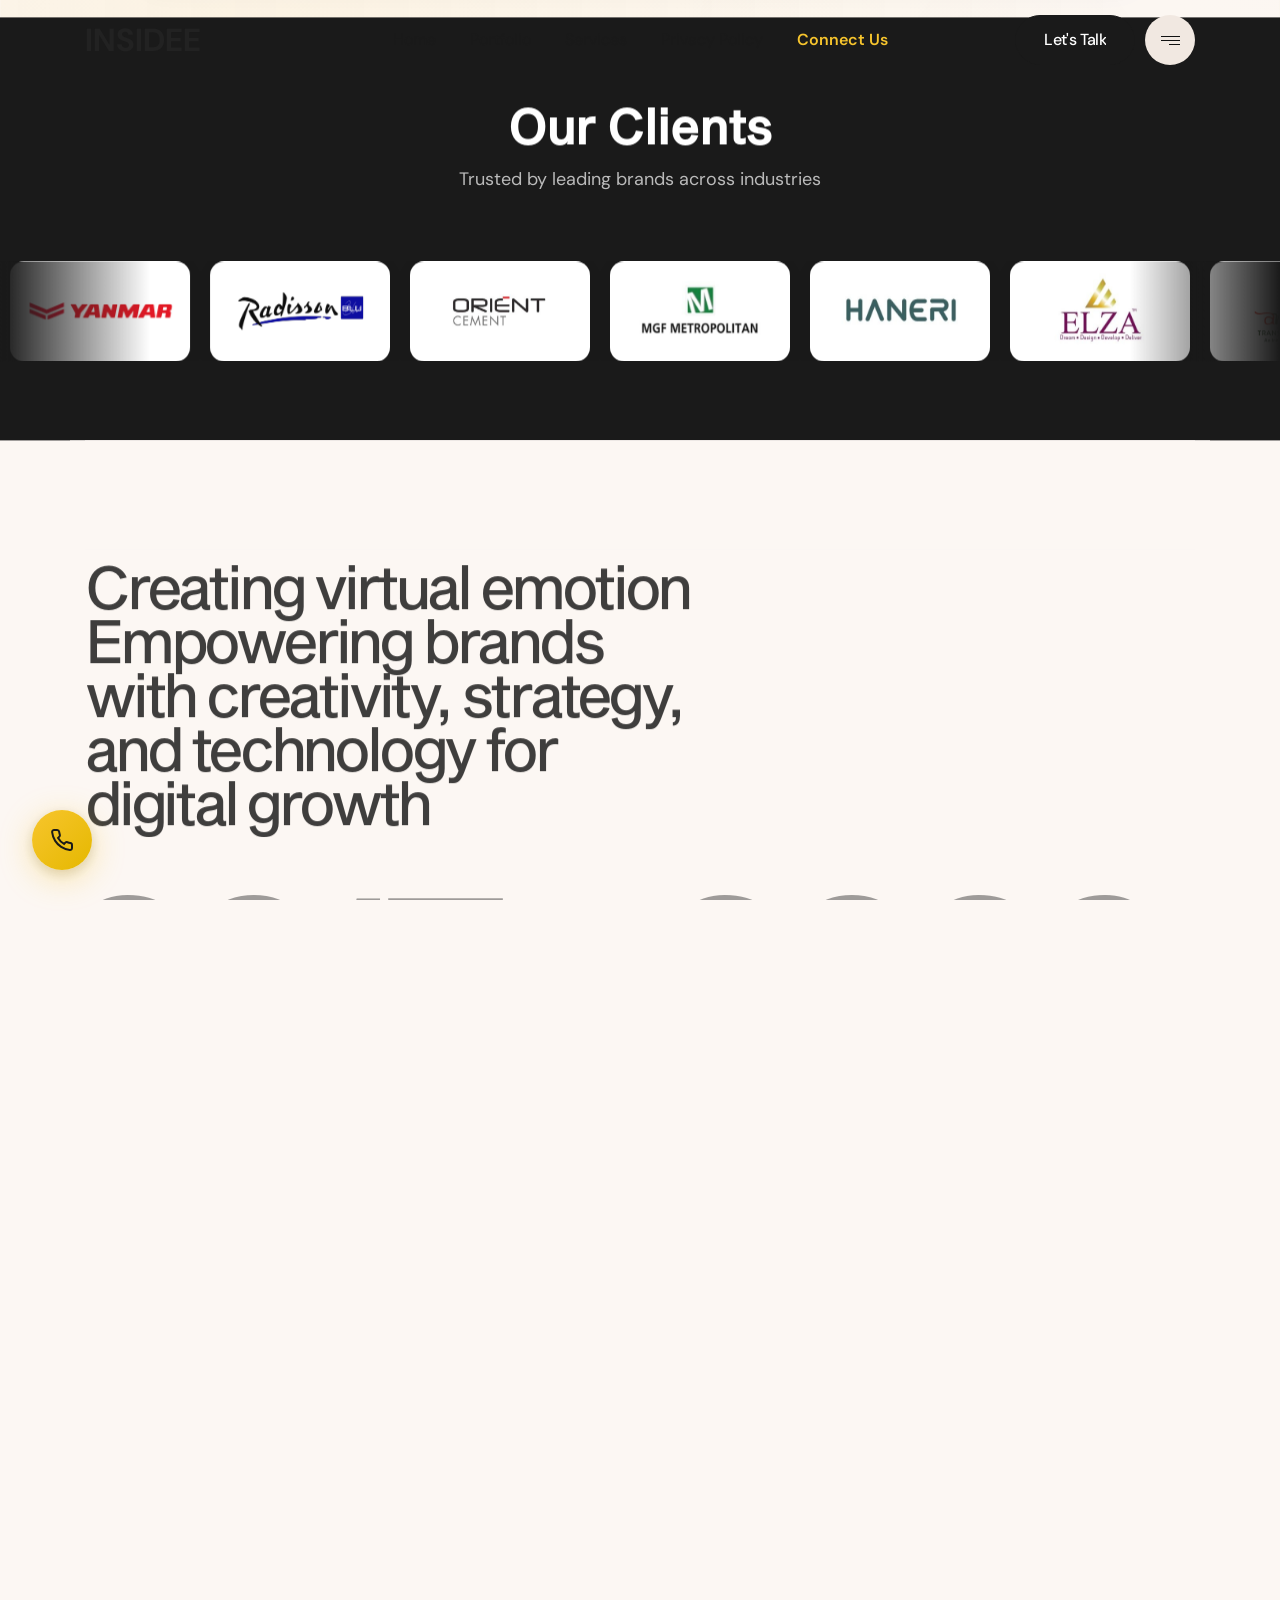
<file: index-old-backup.html>
﻿<!DOCTYPE html>
<html lang="en">

<head>
  <meta charset="UTF-8">
  <meta http-equiv="X-UA-Compatible" content="IE=edge">
  <meta name="viewport" content="width=device-width, initial-scale=1.0">
  <meta name="description" content="Insidee Media">

  <title>Insidee Media</title>

  <!-- Meta Pixel Code -->
  <script>
  !function(f,b,e,v,n,t,s)
  {if(f.fbq)return;n=f.fbq=function(){n.callMethod?
  n.callMethod.apply(n,arguments):n.queue.push(arguments)};
  if(!f._fbq)f._fbq=n;n.push=n;n.loaded=!0;n.version='2.0';
  n.queue=[];t=b.createElement(e);t.async=!0;
  t.src=v;s=b.getElementsByTagName(e)[0];
  s.parentNode.insertBefore(t,s)}(window, document,'script',
  'https://connect.facebook.net/en_US/fbevents.js');
  fbq('init', '4267478880206112');
  fbq('track', 'PageView');
  </script>
  <noscript><img height="1" width="1" style="display:none"
  src="https://www.facebook.com/tr?id=4267478880206112&ev=PageView&noscript=1"
  /></noscript>
  <!-- End Meta Pixel Code -->

  <!-- Fav Icon -->
  <link rel="icon" type="image/x-icon" href="assets/imgs/logo/favicon.png">

  <!-- Vendor CSS Files -->
  <link rel="stylesheet" href="assets/vendor/bootstrap.min.css">
  <link rel="stylesheet" href="assets/vendor/fontawesome.min.css">
  <link rel="stylesheet" href="assets/vendor/swiper-bundle.min.css">
  <link rel="stylesheet" href="assets/vendor/meanmenu.min.css">
  <link rel="stylesheet" href="assets/vendor/magnific-popup.css">
  <link rel="stylesheet" href="assets/vendor/animate.min.css">

  <!-- Template Main CSS File -->
  <link rel="stylesheet" href="assets/css/style.css?v=1.0">

  <!-- Tally Form Widget -->
  <script src="https://tally.so/widgets/embed.js"></script>

  <!-- Tally Popup Fixes -->
  <style>
    /* Ensure Tally popup appears above everything */
    iframe[data-tally-src],
    .tally-popup,
    [data-tally-overlay],
    div[style*="tally"] {
      z-index: 999999 !important;
    }
    
    /* Body scroll lock when popup is open */
    body.tally-popup-open {
      overflow: hidden !important;
      position: fixed !important;
      width: 100% !important;
      height: 100% !important;
    }
    
    body.tally-popup-open #smooth-wrapper,
    body.tally-popup-open #smooth-content {
      overflow: hidden !important;
    }
    
    /* Connect Us link styling in nav */
    .connect-us-link {
      color: #F7C52D !important;
      font-weight: 600 !important;
    }
    
    .connect-us-link:hover {
      color: #FFD966 !important;
    }
    
    /* Connect Us button in side menu */
    .rr-btn-connect {
      background: linear-gradient(135deg, #F7C52D 0%, #FFD966 100%) !important;
      border: none !important;
    }
    
    .rr-btn-connect .btn-wrap .text-one,
    .rr-btn-connect .btn-wrap .text-two {
      color: #1A1A1A !important;
    }
    
    /* Fullscreen Tally Overlay */
    #tally-fullscreen-overlay {
      display: none;
      position: fixed;
      z-index: 9999999 !important;
      top: 0; left: 0; right: 0; bottom: 0;
      width: 100vw;
      height: 100vh;
      background: rgba(20,20,20,0.98);
      justify-content: center;
      align-items: center;
      transition: opacity 0.2s;
    }
    #tally-fullscreen-overlay.active {
      display: flex;
    }
    #tally-fullscreen-iframe {
      width: 95vw;
      max-width: 700px;
      height: 90vh;
      border: none;
      border-radius: 18px;
      box-shadow: 0 8px 40px rgba(0,0,0,0.25);
      background: #fff;
      animation: popIn 0.2s;
      pointer-events: auto;
    }
    @keyframes popIn {
      from { transform: scale(0.96); opacity: 0; }
      to { transform: scale(1); opacity: 1; }
    }
    #tally-fullscreen-close {
      position: fixed;
      top: 20px;
      right: 20px;
      z-index: 99999999 !important;
      background: #ffffff;
      border: none;
      border-radius: 50%;
      width: 48px;
      height: 48px;
      display: flex;
      align-items: center;
      justify-content: center;
      cursor: pointer;
      transition: all 0.2s ease;
      box-shadow: 0 4px 12px rgba(0,0,0,0.3);
      pointer-events: auto !important;
    }
    #tally-fullscreen-close:hover {
      background: #f0f0f0;
      transform: scale(1.1);
    }
    #tally-fullscreen-close:active {
      transform: scale(0.95);
    }
    #tally-fullscreen-close svg {
      width: 24px;
      height: 24px;
      color: #333;
      stroke: #333;
      pointer-events: none;
    }
    @media (max-width: 600px) {
      #tally-fullscreen-iframe {
        width: 100vw;
        height: 100vh;
        border-radius: 0;
      }
      #tally-fullscreen-close {
        top: 12px;
        right: 12px;
        width: 44px;
        height: 44px;
        background: #ffffff;
        box-shadow: 0 2px 10px rgba(0,0,0,0.4);
      }
    }
    body.tally-popup-open {
      overflow: hidden !important;
      position: fixed !important;
      width: 100% !important;
      height: 100% !important;
    }
  </style>

  <script>
    // Fullscreen Tally Popup logic
    function openTallyForm() {
      // Store scroll position
      var scrollY = window.scrollY || document.documentElement.scrollTop;
      document.body.style.top = '-' + scrollY + 'px';
      document.body.classList.add('tally-popup-open');
      var overlay = document.getElementById('tally-fullscreen-overlay');
      if (overlay) {
        overlay.classList.add('active');
        // Focus iframe for accessibility
        setTimeout(function() {
          var iframe = document.getElementById('tally-fullscreen-iframe');
          if (iframe) iframe.focus();
        }, 300);
      }
    }
    function closeTallyForm() {
      var overlay = document.getElementById('tally-fullscreen-overlay');
      if (overlay) overlay.classList.remove('active');
      document.body.classList.remove('tally-popup-open');
      var scrollY = document.body.style.top;
      document.body.style.top = '';
      // Fix: parseInt returns NaN if scrollY is '', so fallback to 0
      var scrollNum = 0;
      if (scrollY && /^-\d+px$/.test(scrollY)) {
        scrollNum = -parseInt(scrollY, 10);
      }
      window.scrollTo(0, scrollNum);
    }
    // Optional: Close on ESC
    document.addEventListener('keydown', function(e){
      if (e.key === "Escape") closeTallyForm();
    });
    // Close on overlay click or close button click
    document.addEventListener('DOMContentLoaded', function() {
      var overlay = document.getElementById('tally-fullscreen-overlay');
      var closeBtn = document.getElementById('tally-fullscreen-close');
      
      // Close button click handler
      if (closeBtn) {
        closeBtn.addEventListener('click', function(e) {
          e.preventDefault();
          e.stopPropagation();
          closeTallyForm();
        });
      }
      
      // Overlay background click handler
      if (overlay) {
        overlay.addEventListener('click', function(e) {
          // Only close if click is directly on the overlay background
          if (e.target === overlay) {
            closeTallyForm();
          }
        });
      }
    });
  </script>
</head>

<body class="body-wrapper body-creative-agency font-heading-sequelsans-romanbody">

  <!-- Fullscreen Tally Popup Overlay -->
  <div id="tally-fullscreen-overlay" tabindex="-1" aria-modal="true" role="dialog">
    <button id="tally-fullscreen-close" aria-label="Close">
      <svg viewBox="0 0 24 24" fill="none" stroke="currentColor" stroke-width="2">
        <line x1="18" y1="6" x2="6" y2="18"/>
        <line x1="6" y1="6" x2="18" y2="18"/>
      </svg>
    </button>
    <iframe id="tally-fullscreen-iframe" src="https://tally.so/r/VLPaKN?transparentBackground=1&hideTitle=1" allow="clipboard-write" tabindex="0"></iframe>
  </div>

  <!-- Preloader -->
  <div id="preloader">
    <div id="container" class="container-preloader">
      <div class="animation-preloader">
        <div class="spinner"></div>

      </div>
      <div class="loader-section section-left"></div>
      <div class="loader-section section-right"></div>
    </div>
  </div>

  <!-- Sroll to top -->
  <div class="progress-wrap">
    <svg class="progress-circle svg-content" width="100%" height="100%" viewBox="-1 -1 102 102">
      <path d="M50,1 a49,49 0 0,1 0,98 a49,49 0 0,1 0,-98"></path>
    </svg>
  </div>

  <!-- side toggle start -->
  <aside class="fix">
    <div class="side-info">
      <div class="side-info-content">
        <div class="offset-widget offset-header">
          <div class="offset-logo">
            <a href="index.html" style="font-size: 2rem; font-weight: bold; color: #222; text-decoration: none;">
              INSIDEE
            </a>
          </div>
          <button id="side-info-close" class="side-info-close">
            <i class="fas fa-times"></i>
          </button>
        </div>
        <div class="mobile-menu d-xl-none fix"></div>
        <div class="offset-button">
          <a href="https://wa.me/918077002038?text=Hi%20Insidee%20Media,%20I'm%20interested%20in%20your%20services" class="rr-btn">
            <span class="btn-wrap">
              <span class="text-one">Let's Talk</span>
              <span class="text-two">Let's Talk</span>
            </span>
          </a>
        </div>
        <div class="offset-button" style="margin-top: 15px;">
          <a href="javascript:void(0);" onclick="openTallyForm(); document.getElementById('side-info-close').click();" class="rr-btn rr-btn-connect">
            <span class="btn-wrap">
              <span class="text-one">Connect Us</span>
              <span class="text-two">Connect Us</span>
            </span>
          </a>
        </div>
        <div class="offset-widget-box">
          <h2 class="title">Contact US</h2>
          <div class="contact-meta">
            <div class="contact-item">
              <span class="icon"><i class="fa-solid fa-location-dot"></i></span>
              <span class="text">India & Dubai</span>
            </div>
            <div class="contact-item">
              <span class="icon"><i class="fa-solid fa-envelope"></i></span>
              <span class="text"><a href="mailto:contact@insidee.in">contact@insidee.in</a></span>
            </div>
            <div class="contact-item">
              <span class="icon"><i class="fa-solid fa-phone"></i></span>
              <span class="text"><a href="https://wa.me/918077002038">+91 8077002038</a></span>
            </div>
          </div>
        </div>
      </div>
    </div>
  </aside>
  <div class="offcanvas-overlay"></div>
  <!-- side toggle end -->

  <!-- Header area start -->
  <header class="header-area-2">
    <div class="header-main">
      <div class="container large">
        <div class="header-area-2__inner">
          <div class="header__logo">
            <a href="#home" style="font-size: 2rem; font-weight: bold; color: #222; text-decoration: none;">
              INSIDEE
            </a>
          </div>
          <div class="header__nav pos-center">
            <nav class="main-menu">
              <ul>
                <li><a href="#home" id="nav-home">Home</a></li>
                <li><a href="#portfolio" id="nav-portfolio">Portfolio</a></li>
                <li><a href="#services" id="nav-services">Services</a></li>
                <li><a href="privacy-policy.html">Privacy Policy</a></li>
                <li><a href="javascript:void(0);" onclick="openTallyForm();" class="connect-us-link">Connect Us</a></li>
              </ul>
            </nav>
          </div>
          <div class="header__button">
            <a href="https://wa.me/918077002038?text=Hi%20Insidee%20Media,%20I'm%20interested%20in%20your%20services" class="rr-btn">
              <span class="btn-wrap">
                <span class="text-one">Let's Talk</span>
                <span class="text-two">Let's Talk</span>
              </span>
            </a>
          </div>
          <div class="header__navicon">
            <button class="side-toggle"><img src="assets/imgs/icon/icon-2.webp" alt="image"></button>
          </div>
        </div>
      </div>
    </div>
  </header>
  <!-- Header area end -->

  <div class="has-smooth" id="has_smooth"></div>
  <div id="smooth-wrapper">
    <div id="smooth-content">
      <div>

        <div class="body-bg">
          <div class="container large">
            <img src="assets/imgs/shape/shape-9.webp" alt="image">
            <img src="assets/imgs/shape/shape-9.webp" alt="image">
          </div>
        </div>

        <main>

          <!-- hero area start  -->
          <section class="hero-section" id="home">
            <div class="container large">
              <div class="hero-container">
                <!-- Brand Badge -->
                <div class="hero-badge-wrap fade-anim" data-delay="0.2" data-offset="30" data-direction="top">
                  <div class="hero-badge">
                    <span class="badge-brand">INSIDEE Media</span>
                    <span class="badge-divider"></span>
                    <span class="badge-tagline">Insidee Creative Media</span>
                  </div>
                </div>

                <!-- Hero Title -->
                <div class="hero-title-wrap">
                  <h1 class="hero-title char-anim" data-delay="0.3" data-stagger="0.03" data-duration="0.8">
                    We Build Brands That Scale With Precision.
                  </h1>
                </div>

                <!-- Hero Grid - Description + Image -->
                <div class="hero-grid">
                  <div class="hero-left">
                    <div class="hero-desc-wrap fade-anim" data-delay="0.8" data-offset="40" data-direction="bottom">
                      <p class="hero-description">
                        A <span class="text-highlight">global, process-driven</span> marketing studio combining strategy, performance, and creative execution <span class="text-highlight">without chaos.</span>
                      </p>
                    </div>
                    
                    <!-- Trust Row -->
                    <div class="hero-trust-row" style="flex-direction: column; align-items: flex-start; gap: 12px;">
                      <div class="trust-item fade-anim" data-delay="0.9" data-offset="30" data-direction="left" style="display: flex; align-items: center; gap: 10px;">
                      <svg width="20" height="20" viewBox="0 0 24 24" fill="none" stroke="#F7C52D" stroke-width="2.5" style="flex-shrink: 0; display: inline-block;">
                      <polyline points="20 6 9 17 4 12"></polyline>
                      </svg>
                        <span class="trust-label" style="font-size: 16px;">Trusted by 50+ brands</span>
                        </div>
                        <div class="trust-item fade-anim" data-delay="1.0" data-offset="30" data-direction="left" style="display: flex; align-items: center; gap: 10px;">
                        <svg width="20" height="20" viewBox="0 0 24 24" fill="none" stroke="#F7C52D" stroke-width="2.5" style="flex-shrink: 0; display: inline-block;">
                        <polyline points="20 6 9 17 4 12"></polyline>
                        </svg>
                        <span class="trust-label" style="font-size: 16px;">India & Dubai presence</span>
                        </div>
                        <div class="trust-item fade-anim" data-delay="1.1" data-offset="30" data-direction="left" style="display: flex; align-items: center; gap: 10px;">
                        <svg width="20" height="20" viewBox="0 0 24 24" fill="none" stroke="#F7C52D" stroke-width="2.5" style="flex-shrink: 0; display: inline-block;">
                        <polyline points="20 6 9 17 4 12"></polyline>
                        </svg>
                        <span class="trust-label" style="font-size: 16px;">Enterprise & Funded startups</span>
                        </div>
                    </div>

                    <!-- CTA Buttons -->
                    <div class="hero-actions fade-anim" data-delay="1.2" data-offset="30" data-direction="bottom">
                      <a href="javascript:void(0);" onclick="openTallyForm();" class="rr-btn hero-btn-primary">
                      <span class="btn-wrap">
                        <span class="text-one">Apply for a Strategy Call</span>
                        <span class="text-two">Apply for a Strategy Call</span>
                      </span>
                      </a>
                    </div>
                  </div>

                  <div class="hero-right fade-anim" data-delay="0.6" data-offset="60" data-direction="right">
                    <div class="hero-image-wrap parallax-view">
                      <img src="img/hero.png" alt="Insidee Creative Media" data-speed="0.8">
                    </div>
                  </div>
                </div>
              </div>
            </div>
          </section>
          <!-- hero area end  -->

          <!-- who we work with area start -->
          <section class="who-we-work-section section-spacing">
            <div class="container large">
              <div class="who-we-work-container">
                <!-- Section Header -->
                <div class="section-header-row">
                  <div class="section-label fade-anim" data-delay="0.1" data-offset="30" data-direction="left">
                    
                  </div>
                  <h2 class="section-title-large rr_title_anim">
                    Who We Work With
                  </h2>
                </div>

                <!-- Content Grid -->
                <div class="who-we-work-grid">
                  <!-- Ideal Clients Column -->
                  <div class="clients-column">
                    <h3 class="column-title fade-anim" data-delay="0.2" data-offset="20" data-direction="bottom">Ideal Clients</h3>
                    <div class="client-cards">
                      <div class="client-card">
                        <span class="card-icon">
                          <svg width="24" height="24" viewBox="0 0 24 24" fill="none" stroke="currentColor" stroke-width="2">
                            <path d="M12 2L2 7l10 5 10-5-10-5zM2 17l10 5 10-5M2 12l10 5 10-5"/>
                          </svg>
                        </span>
                        <div class="card-content">
                          <h4 class="card-title">Funded Startups</h4>
                          <p class="card-desc">Seed to Series B companies ready to scale</p>
                        </div>
                      </div>
                      <div class="client-card">
                        <span class="card-icon">
                          <svg width="24" height="24" viewBox="0 0 24 24" fill="none" stroke="currentColor" stroke-width="2">
                            <path d="M23 6l-9.5 9.5-5-5L1 18"/>
                            <path d="M17 6h6v6"/>
                          </svg>
                        </span>
                        <div class="card-content">
                          <h4 class="card-title">Growing Brands</h4>
                          <p class="card-desc">₹1 Cr+ annual revenue businesses</p>
                        </div>
                      </div>
                      <div class="client-card">
                        <span class="card-icon">
                          <svg width="24" height="24" viewBox="0 0 24 24" fill="none" stroke="currentColor" stroke-width="2">
                            <rect x="2" y="7" width="20" height="14" rx="2" ry="2"/>
                            <path d="M16 21V5a2 2 0 0 0-2-2h-4a2 2 0 0 0-2 2v16"/>
                          </svg>
                        </span>
                        <div class="card-content">
                          <h4 class="card-title">Enterprises & Institutions</h4>
                          <p class="card-desc">Established organizations seeking growth</p>
                        </div>
                      </div>
                      <div class="client-card">
                        <span class="card-icon">
                          <svg width="24" height="24" viewBox="0 0 24 24" fill="none" stroke="currentColor" stroke-width="2">
                            <circle cx="12" cy="12" r="10"/>
                            <line x1="2" y1="12" x2="22" y2="12"/>
                            <path d="M12 2a15.3 15.3 0 0 1 4 10 15.3 15.3 0 0 1-4 10 15.3 15.3 0 0 1-4-10 15.3 15.3 0 0 1 4-10z"/>
                          </svg>
                        </span>
                        <div class="card-content">
                          <h4 class="card-title">International Brands</h4>
                          <p class="card-desc">Global brands seeking India/Dubai execution</p>
                        </div>
                      </div>
                    </div>
                  </div>

                  <!-- Disqualification Column -->
                  
                </div>
              </div>
            </div>
          </section>
          <!-- who we work with area end -->

          <!-- the problem section start -->
            <section class="problem-section section-spacing">
            <div class="container large">
              <div class="problem-container">
              <!-- Section Header -->
              <div class="problem-header">
                <div class="section-label fade-anim" data-delay="0.1" data-offset="30" data-direction="left">
                <span class="label-text">Pain Points</span>
                </div>
                <h2 class="problem-title rr_title_anim">The Problem</h2>
              </div>

              <!-- Compact Pain Points Grid -->
              <div class="pain-points-compact">
                <div class="pain-block">
                <span class="pain-num">01</span>
                <h4>Vanishing Act Agencies</h4>
                <p>Sell big, disappear after onboarding.</p>
                </div>
                <div class="pain-block">
                <span class="pain-num">02</span>
                <h4>Outsourced Chaos</h4>
                <p>Freelancers with no accountability.</p>
                </div>
                <div class="pain-block">
                <span class="pain-num">03</span>
                <h4>Pretty But Pointless</h4>
                <p>Great creatives, zero measurable ROI.</p>
                </div>
                <div class="pain-block">
                <span class="pain-num">04</span>
                <h4>Vendor Juggling</h4>
                <p>Chasing multiple vendors endlessly.</p>
                </div>
              </div>

              <!-- Transition -->
              <div class="problem-transition-compact">
                <p><strong>Insidee Media</strong> was built to fix exactly this.</p>
              </div>
              </div>
            </div>
            </section>
            
            <style>
            .pain-points-compact {
              display: grid;
              grid-template-columns: repeat(4, 1fr);
              gap: 20px;
              margin-top: 40px;
            }
            
            .pain-block {
              background: #242424 !important;
              border: 1px solid #3a3a3a !important;
              border-radius: 12px;
              padding: 28px 24px;
              text-align: center;
              transition: all 0.3s ease;
              opacity: 1 !important;
              visibility: visible !important;
            }
            
            .pain-block:hover {
              border-color: #4a4a4a;
              background: #2a2a2a !important;
              transform: translateY(-5px);
            }
            
            .pain-block .pain-num {
              display: inline-block;
              font-size: 14px;
              font-weight: 700;
              color: #ffffff !important;
              margin-bottom: 14px;
            }
            
            .pain-block h4 {
              font-size: 18px;
              font-weight: 600;
              color: #ffffff !important;
              margin-bottom: 10px;
            }
            
            .pain-block p {
              font-size: 14px;
              color: rgba(255, 255, 255, 0.75) !important;
              line-height: 1.5;
              margin: 0;
            }
            
            .problem-transition-compact {
              text-align: center;
              margin-top: 40px;
              padding-top: 30px;
              border-top: 1px solid #3a3a3a;
            }
            
            .problem-transition-compact p {
              font-size: 18px;
              color: rgba(255, 255, 255, 0.85) !important;
            }
            
            .problem-transition-compact strong {
              color: #ffffff !important;
            }
            
            @media (max-width: 991px) {
              .pain-points-compact {
                grid-template-columns: repeat(2, 1fr);
                gap: 16px;
              }
              
              .pain-block {
                padding: 24px 20px;
              }
            }
            
            @media (max-width: 575px) {
              .pain-points-compact {
                grid-template-columns: 1fr;
                gap: 14px;
              }
              
              .pain-block {
                padding: 22px 18px;
                background: #262626 !important;
                border: 1px solid #404040 !important;
              }
              
              .pain-block .pain-num {
                font-size: 13px;
              }
              
              .pain-block h4 {
                font-size: 17px;
              }
              
              .pain-block p {
                font-size: 13px;
              }
              
              .problem-transition-compact p {
                font-size: 16px;
              }
              
              .problem-title {
                font-size: 32px !important;
                text-align: center;
              }
              
              .problem-header {
                text-align: center;
              }
              
              .problem-header .section-label {
                justify-content: center;
              }
            }
            
            /* Force remove any yellowish tints from problem section */
            .problem-section {
              background: #1A1A1A !important;
            }
            
            .problem-section::before,
            .problem-section::after {
              display: none !important;
            }
            </style>
          <!-- the problem section end -->

          <!-- why insidee section start -->
          <section class="why-insidee-section section-spacing">
            <div class="container large">
              <!-- Why Insidee Card -->
              <div class="why-card">
                <!-- Header -->
                <div class="why-card-header">
                  <div class="why-header-left">
                    <span class="why-label">Why Us</span>
                    <h2 class="why-card-title">Why Insidee</h2>
                  </div>
                  <p class="why-tagline-text">Premium. Process-led. Results-driven.</p>
                </div>
                
                <!-- Reasons Grid -->
                <div class="why-reasons-grid">
                  <div class="why-reason-item">
                    <span class="reason-num">01</span>
                    <div class="reason-content">
                      <h4 class="reason-title">Strategy First</h4>
                      <p class="reason-desc">Think first, build second.</p>
                    </div>
                  </div>
                  <div class="why-reason-item">
                    <span class="reason-num">02</span>
                    <div class="reason-content">
                      <h4 class="reason-title">In-House Team</h4>
                      <p class="reason-desc">No freelancers. No outsourcing.</p>
                    </div>
                  </div>
                  <div class="why-reason-item">
                    <span class="reason-num">03</span>
                    <div class="reason-content">
                      <h4 class="reason-title">Creative + Performance</h4>
                      <p class="reason-desc">Beautiful work that converts.</p>
                    </div>
                  </div>
                  <div class="why-reason-item">
                    <span class="reason-num">04</span>
                    <div class="reason-content">
                      <h4 class="reason-title">Founder-Led</h4>
                      <p class="reason-desc">Talk to decision-makers.</p>
                    </div>
                  </div>
                </div>
              </div>
            </div>
          </section>
          
          <!-- Why Insidee Card Styles -->
          <style>
          .why-insidee-section {
            background: #FCF7F3 !important;
          }
          
          .why-card {
            background: #fff;
            border: 1px solid rgba(0, 0, 0, 0.08);
            border-radius: 20px;
            padding: 48px 50px;
            max-width: 1000px;
            margin: 0 auto;
            box-shadow: 0 4px 24px rgba(0, 0, 0, 0.04);
          }
          
          .why-card-header {
            display: flex;
            justify-content: space-between;
            align-items: flex-end;
            margin-bottom: 36px;
            padding-bottom: 28px;
            border-bottom: 1px solid rgba(0, 0, 0, 0.08);
          }
          
          .why-header-left {
            display: flex;
            flex-direction: column;
            gap: 8px;
          }
          
          .why-label {
            font-size: 14px;
            font-weight: 600;
            color: rgba(0, 0, 0, 0.5);
            text-transform: uppercase;
            letter-spacing: 0.1em;
          }
          
          .why-card-title {
            font-size: 42px;
            font-weight: 600;
            margin: 0;
            background: linear-gradient(135deg, #F7C52D 0%, #E5B800 100%);
            -webkit-background-clip: text;
            -webkit-text-fill-color: transparent;
            background-clip: text;
          }
          
          .why-tagline-text {
            font-size: 16px;
            color: rgba(0, 0, 0, 0.5);
            margin: 0;
          }
          
          .why-reasons-grid {
            display: grid;
            grid-template-columns: repeat(2, 1fr);
            gap: 20px;
          }
          
          .why-reason-item {
            display: flex;
            align-items: flex-start;
            gap: 18px;
            background: #FCF7F3;
            border: 1px solid rgba(0, 0, 0, 0.06);
            border-radius: 14px;
            padding: 24px 26px;
            transition: all 0.3s ease;
          }
          
          .why-reason-item:hover {
            background: #FFF8E7;
            border-color: rgba(247, 197, 45, 0.3);
          }
          
          .reason-num {
            font-size: 14px;
            font-weight: 700;
            color: #E5B800;
            letter-spacing: 0.05em;
            min-width: 28px;
            padding-top: 3px;
          }
          
          .reason-content {
            flex: 1;
          }
          
          .reason-title {
            font-size: 20px;
            font-weight: 600;
            color: #1A1A1A;
            margin: 0 0 8px 0;
            line-height: 1.3;
          }
          
          .reason-desc {
            font-size: 16px;
            color: rgba(0, 0, 0, 0.6);
            line-height: 1.5;
            margin: 0;
          }
          
          @media (max-width: 768px) {
            .why-card {
              padding: 32px 28px;
              border-radius: 16px;
            }
            
            .why-card-header {
              flex-direction: column;
              align-items: flex-start;
              gap: 12px;
            }
            
            .why-card-title {
              font-size: 32px;
            }
            
            .why-reasons-grid {
              grid-template-columns: 1fr;
              gap: 14px;
            }
            
            .why-reason-item {
              padding: 20px 22px;
            }
            
            .reason-title {
              font-size: 18px;
            }
            
            .reason-desc {
              font-size: 15px;
            }
          }
          </style>
          <!-- why insidee section end -->
          <div class="client-area-2">
            <div class="client-area-2-inner">
                <div class="container large">
                <div class="client-section-header" style="padding-left: 24px; padding-right: 24px; padding-top: 48px; padding-bottom: 18px;">
                  <h3 class="client-heading rr_title_anim" style="margin-top: 32px; margin-bottom: 10px;">Our Clients</h3>
                  <p class="client-subtext fade-anim" data-delay="0.2" data-offset="20" data-direction="bottom">Trusted by leading brands across industries</p>
                </div>
                </div>
              <div class="clients-wrapper-box fade-anim">
                <div class="clients-wrapper">
                  <div class="swiper client-slider-active">
                    <div class="swiper-wrapper">
                      <div class="swiper-slide">
                        <div class="client-box">
                          <img src="assets/insidee logo/1.svg" alt="client logo">
                        </div>
                      </div>
                      <div class="swiper-slide">
                        <div class="client-box">
                          <img src="assets/insidee logo/2.svg" alt="client logo">
                        </div>
                      </div>
                      <div class="swiper-slide">
                        <div class="client-box">
                          <img src="assets/insidee logo/3.svg" alt="client logo">
                        </div>
                      </div>
                      <div class="swiper-slide">
                        <div class="client-box">
                          <img src="assets/insidee logo/4.svg" alt="client logo">
                        </div>
                      </div>
                      <div class="swiper-slide">
                        <div class="client-box">
                          <img src="assets/insidee logo/5.svg" alt="client logo">
                        </div>
                      </div>
                      <div class="swiper-slide">
                        <div class="client-box">
                          <img src="assets/insidee logo/6.svg" alt="client logo">
                        </div>
                      </div>
                      <div class="swiper-slide">
                        <div class="client-box">
                          <img src="assets/insidee logo/7.svg" alt="client logo">
                        </div>
                      </div>
                      <div class="swiper-slide">
                        <div class="client-box">
                          <img src="assets/insidee logo/8.svg" alt="client logo">
                        </div>
                      </div>
                      <div class="swiper-slide">
                        <div class="client-box">
                          <img src="assets/insidee logo/9.svg" alt="client logo">
                        </div>
                      </div>
                      <div class="swiper-slide">
                        <div class="client-box">
                          <img src="assets/insidee logo/10.svg" alt="client logo">
                        </div>
                      </div>
                      <div class="swiper-slide">
                        <div class="client-box">
                          <img src="assets/insidee logo/11.svg" alt="client logo">
                        </div>
                      </div>
                      <div class="swiper-slide">
                        <div class="client-box">
                          <img src="assets/insidee logo/12.svg" alt="client logo">
                        </div>
                      </div>
                      <div class="swiper-slide">
                        <div class="client-box">
                          <img src="assets/insidee logo/13.svg" alt="client logo">
                        </div>
                      </div>
                      <div class="swiper-slide">
                        <div class="client-box">
                          <img src="assets/insidee logo/14.svg" alt="client logo">
                        </div>
                      </div>
                      <div class="swiper-slide">
                        <div class="client-box">
                          <img src="assets/insidee logo/15.svg" alt="client logo">
                        </div>
                      </div>
                      <div class="swiper-slide">
                        <div class="client-box">
                          <img src="assets/insidee logo/16.svg" alt="client logo">
                        </div>
                      </div>
                      <div class="swiper-slide">
                        <div class="client-box">
                          <img src="assets/insidee logo/17.svg" alt="client logo">
                        </div>
                      </div>
                      <div class="swiper-slide">
                        <div class="client-box">
                          <img src="assets/insidee logo/18.svg" alt="client logo">
                        </div>
                      </div>
                      <div class="swiper-slide">
                        <div class="client-box">
                          <img src="assets/insidee logo/19.svg" alt="client logo">
                        </div>
                      </div>
                      <div class="swiper-slide">
                        <div class="client-box">
                          <img src="assets/insidee logo/20.svg" alt="client logo">
                        </div>
                      </div>
                      <div class="swiper-slide">
                        <div class="client-box">
                          <img src="assets/insidee logo/21.svg" alt="client logo">
                        </div>
                      </div>
                      <div class="swiper-slide">
                        <div class="client-box">
                          <img src="assets/insidee logo/22.svg" alt="client logo">
                        </div>
                      </div>
                      <div class="swiper-slide">
                        <div class="client-box">
                          <img src="assets/insidee logo/23.svg" alt="client logo">
                        </div>
                      </div>
                      <div class="swiper-slide">
                        <div class="client-box">
                          <img src="assets/insidee logo/24.svg" alt="client logo">
                        </div>
                      </div>
                      <div class="swiper-slide">
                        <div class="client-box">
                          <img src="assets/insidee logo/25.svg" alt="client logo">
                        </div>
                      </div>
                      <div class="swiper-slide">
                        <div class="client-box">
                          <img src="assets/insidee logo/26.svg" alt="client logo">
                        </div>
                      </div>
                      <div class="swiper-slide">
                        <div class="client-box">
                          <img src="assets/insidee logo/27.svg" alt="client logo">
                        </div>
                      </div>
                      <div class="swiper-slide">
                        <div class="client-box">
                          <img src="assets/insidee logo/28.svg" alt="client logo">
                        </div>
                      </div>
                      <div class="swiper-slide">
                        <div class="client-box">
                          <img src="assets/insidee logo/29.svg" alt="client logo">
                        </div>
                      </div>
                      <div class="swiper-slide">
                        <div class="client-box">
                          <img src="assets/insidee logo/30.svg" alt="client logo">
                        </div>
                      </div>
                      <div class="swiper-slide">
                        <div class="client-box">
                          <img src="assets/insidee logo/31.svg" alt="client logo">
                        </div>
                      </div>
                      <div class="swiper-slide">
                        <div class="client-box">
                          <img src="assets/insidee logo/32.svg" alt="client logo">
                        </div>
                      </div>
                      <div class="swiper-slide">
                        <div class="client-box">
                          <img src="assets/insidee logo/33.svg" alt="client logo">
                        </div>
                      </div>
                      <div class="swiper-slide">
                        <div class="client-box">
                          <img src="assets/insidee logo/34.svg" alt="client logo">
                        </div>
                      </div>
                      <div class="swiper-slide">
                        <div class="client-box">
                          <img src="assets/insidee logo/35.svg" alt="client logo">
                        </div>
                      </div>
                      <div class="swiper-slide">
                        <div class="client-box">
                          <img src="assets/insidee logo/36.svg" alt="client logo">
                        </div>
                      </div>
                      <div class="swiper-slide">
                        <div class="client-box">
                          <img src="assets/insidee logo/37.svg" alt="client logo">
                        </div>
                      </div>
                      <div class="swiper-slide">
                        <div class="client-box">
                          <img src="assets/insidee logo/38.svg" alt="client logo">
                        </div>
                      </div>
                      <div class="swiper-slide">
                        <div class="client-box">
                          <img src="assets/insidee logo/39.svg" alt="client logo">
                        </div>
                      </div>
                      <div class="swiper-slide">
                        <div class="client-box">
                          <img src="assets/insidee logo/40.svg" alt="client logo">
                        </div>
                      </div>
                      <div class="swiper-slide">
                        <div class="client-box">
                          <img src="assets/insidee logo/41.svg" alt="client logo">
                        </div>
                      </div>
                      <div class="swiper-slide">
                        <div class="client-box">
                          <img src="assets/insidee logo/42.svg" alt="client logo">
                        </div>
                      </div>
                      <div class="swiper-slide">
                        <div class="client-box">
                          <img src="assets/insidee logo/43.svg" alt="client logo">
                        </div>
                      </div>
                      <div class="swiper-slide">
                        <div class="client-box">
                          <img src="assets/insidee logo/44.svg" alt="client logo">
                        </div>
                      </div>
                    </div>
                  </div>
                </div>
              </div>
            </div>
          </div>
          <!-- client area end  -->

          <!-- about area start  -->
          <section class="about-area-2">
            <div class="container large">
              <div class="about-area-2-inner section-spacing-top">
                <div class="section-header">
                  <div class="section-title-wrapper">
                    <div class="title-wrapper">
                      <h2 class="section-title font-sequelsans-romanbody rr_title_anim">Creating virtual emotion
                        Empowering brands with creativity, strategy, and technology for digital growth</h2>
                    </div>
                  </div>
                </div>
                <div class="section-content section-spacing-top">
                  <div class="year-wrapper">
                    <h2 class="year-since"><span class="is-fading"><span class="first-text">2017</span> - 2026</span>
                     
                    </h2>
                  </div>
                  <div class="text-wrapper">
                    <p class="text">We help brands and people be part of the solution. As a cause-led branding and
                      communications agency, we harness the power of technology and creativity to drive positive
                      changes. Whether your inquiries are big or small, we're prepared to engage, focusing on complex
                      problems</p>
                  </div>
                  <div class="btn-wrapper">
                    <a href="javascript:void(0);" onclick="openTallyForm();" class="rr-btn">
                      <span class="btn-wrap">
                      <span class="text-one">Learn More</span>
                      <span class="text-two">Learn More</span>
                      </span>
                    </a>
                  </div>
                </div>
              </div>
            </div>
          </section>
          <!-- about area end  -->

          <!-- work area start  -->
                    <!-- company showcase area start  -->
          <section class="company-showcase-area" id="portfolio">
            <div class="container large">
              <div class="company-showcase-inner section-spacing">
                <!-- Company Profile CTA -->
                <div class="company-profile-cta">
                  <div class="profile-content">
                    <div class="profile-badge fade-anim" data-delay="0.1" data-offset="30" data-direction="top">
                      <span class="badge-icon">
                        <svg width="20" height="20" viewBox="0 0 24 24" fill="none" stroke="currentColor" stroke-width="2">
                          <path d="M14 2H6a2 2 0 0 0-2 2v16a2 2 0 0 0 2 2h12a2 2 0 0 0 2-2V8z"/>
                          <polyline points="14,2 14,8 20,8"/>
                          <line x1="16" y1="13" x2="8" y2="13"/>
                          <line x1="16" y1="17" x2="8" y2="17"/>
                          <polyline points="10,9 9,9 8,9"/>
                        </svg>
                      </span>
                      <span class="badge-text">Company Profile</span>
                    </div>
                    
                    <h2 class="profile-title rr_title_anim" style="text-align: center;">
                      Get to Know <span class="highlight">Insidee</span>
                    </h2>
                    
                    <p class="profile-desc fade-anim" data-delay="0.2" data-offset="30" data-direction="bottom">
                      Explore our complete company profile—our story, vision, capabilities, and the impact we've created for brands across industries.
                    </p>
                    
                    <div class="profile-stats fade-anim" data-delay="0.3" data-offset="30" data-direction="bottom">
                      <div class="stat-item">
                        <span class="stat-number">50+</span>
                        <span class="stat-label">Brands Served</span>
                      </div>
                      <div class="stat-divider"></div>
                      <div class="stat-item">
                        <span class="stat-number">8+</span>
                        <span class="stat-label">Years Experience</span>
                      </div>
                      <div class="stat-divider"></div>
                      <div class="stat-item">
                        <span class="stat-number">2</span>
                        <span class="stat-label">Global Offices</span>
                      </div>
                    </div>
                    
                    <div class="profile-cta-wrap fade-anim" data-delay="0.4" data-offset="30" data-direction="bottom">
                      <a href="https://linktr.ee/insideeindia?utm_source=linktree_profile_share&ltsid=0491bd84-eb4c-471c-b962-d615cab3a3ca" target="_blank" class="rr-btn showcase-btn">
                        <span class="btn-wrap">
                          <span class="text-one">View Company Profile</span>
                          <span class="text-two">View Company Profile</span>
                        </span>
                      </a>
                      <p class="profile-note">Case studies, portfolio, credentials & more</p>
                    </div>
                  </div>
                </div>
              </div>
            </div>
          </section>
          <!-- company showcase area end  --> 

          <!-- actually-area area start  -->
          <section class="actually-area">
            <div class="actually-area-inner section-spacing">
              <div class="container">
                <div class="bg-area"></div>
                <h2 class="section-title font-sequelsans-romanbody t_line">
                  What services <br>
                  we provide you <br>
                  actually</h2>
              </div>
            </div>
          </section>
          <!-- actually-area area end  -->

          <!-- service area start  -->
            <section class="service-area-2" id="services">
              <div class="service-area-2-inner">
              <div class="services-wrapper-box section-spacing-bottom">
              <div class="container large">
                <div class="services-wrapper-2">
                <a class="fade-anim" href="service-details.html">
                <div class="service-box-wrapper">
                <div class="service-box">
                  <div class="number">
                  001
                  </div>
                  <h3 class="title">Strategy &<br> Growth</h3>
                  <ul class="service-list">
                  <li>Brand strategy</li>
                  <li>Go-to-market</li>
                  <li>Growth roadmaps</li>
                  <li>Scaling frameworks</li>
                  </ul>
                </div>
                </div>
                </a>
                <a class="fade-anim" href="service-details.html">
                <div class="service-box-wrapper">
                <div class="service-box">
                  <div class="number">
                  002
                  </div>
                  <h3 class="title">Performance &<br> Revenue</h3>
                  <ul class="service-list">
                  <li>Performance marketing</li>
                  <li>Funnels</li>
                  <li>CRO</li>
                  <li>Analytics</li>
                  </ul>
                </div>
                </div>
                </a>
                <a class="fade-anim" href="service-details.html">
                <div class="service-box-wrapper">
                <div class="service-box">
                  <div class="number">
                  003
                  </div>
                  <h3 class="title">Brand &<br> Creative</h3>
                  <ul class="service-list">
                  <li>Brand identity</li>
                  <li>CGI / 3D</li>
                  <li>VFX</li>
                  <li>Ad films</li>
                  <li>Content</li>
                  </ul>
                </div>
                </div>
                </a>
                <a class="fade-anim" href="service-details.html">
                <div class="service-box-wrapper">
                <div class="service-box">
                  <div class="number">
                  004
                  </div>
                  <h3 class="title">Digital &<br> Tech</h3>
                  <ul class="service-list">
                  <li>Websites</li>
                  <li>Landing pages</li>
                  <li>CRM</li>
                  <li>AI solutions</li>
                  </ul>
                </div>
                </div>
                </a>
                </div>
              </div>
              </div>
              </div>
            <div class="case-studies-section section-spacing">
              <div class="container large">
                <!-- Section Header -->
                <div class="case-studies-header">
                    <div class="section-label fade-anim" data-delay="0.1" data-offset="30" data-direction="left">
                    <h3 class="label-text" style="font-size: 1.5rem; font-weight: 600; margin: 0;">Proof of Execution</h3>
                    </div>
                  <h2 class="case-studies-title rr_title_anim">Case Studies</h2>
                  <p class="case-studies-objective fade-anim" data-delay="0.2" data-offset="30" data-direction="bottom">
                    Build trust through real outcomes, not claims.
                  </p>
                </div>

                <!-- Modern Expandable Case Studies -->
                <div class="expandable-cases">
                  <!-- Case Study 1 -->
                  <div class="expand-card" data-case="1">
                    <div class="expand-header" onclick="toggleCase(1)">
                      <div class="expand-left">
                        <span class="expand-number">01</span>
                        <div class="expand-info">
                          <span class="expand-client">Dehradun Bazaar</span>
                          <h3 class="expand-title">The City's Biggest Flea Market Experience</h3>
                        </div>
                      </div>
                      <div class="expand-toggle">
                        <svg class="toggle-icon" width="24" height="24" viewBox="0 0 24 24" fill="none" stroke="currentColor" stroke-width="2">
                          <line x1="12" y1="5" x2="12" y2="19" class="vertical-line"/>
                          <line x1="5" y1="12" x2="19" y2="12"/>
                        </svg>
                      </div>
                    </div>
                    <div class="expand-content">
                      <div class="expand-details">
                        <div class="detail-block">
                          <div class="detail-text">
                            <span class="detail-label">Problem</span>
                            <p>High ad spend with minimal conversions and poor audience targeting.</p>
                          </div>
                        </div>
                        <div class="detail-block">
                          <div class="detail-text">
                            <span class="detail-label">Our Approach</span>
                            <p>Data-driven audience segmentation, creative refresh, and funnel optimization.</p>
                          </div>
                        </div>
                        <div class="detail-block result-block">
                          <div class="detail-text">
                            <span class="detail-label">Results</span>
                            <p>A benchmark for community-driven brand activations through storytelling, design & digital strategy.</p>
                          </div>
                        </div>
                      </div>
                    </div>
                  </div>

                  <!-- Case Study 2 -->
                  <div class="expand-card" data-case="2">
                    <div class="expand-header" onclick="toggleCase(2)">
                      <div class="expand-left">
                        <span class="expand-number">02</span>
                        <div class="expand-info">
                          <span class="expand-client">Haneri</span>
                          <h3 class="expand-title">Crafting India's First Fan Movement Brand</h3>
                        </div>
                      </div>
                      <div class="expand-toggle">
                        <svg class="toggle-icon" width="24" height="24" viewBox="0 0 24 24" fill="none" stroke="currentColor" stroke-width="2">
                          <line x1="12" y1="5" x2="12" y2="19" class="vertical-line"/>
                          <line x1="5" y1="12" x2="19" y2="12"/>
                        </svg>
                      </div>
                    </div>
                    <div class="expand-content">
                      <div class="expand-details">
                        <div class="detail-block">
                          <div class="detail-text">
                            <span class="detail-label">Problem</span>
                            <p>No brand presence, struggling to generate qualified leads for enterprise sales.</p>
                          </div>
                        </div>
                        <div class="detail-block">
                          <div class="detail-text">
                            <span class="detail-label">Our Approach</span>
                            <p>Complete brand overhaul, LinkedIn thought leadership, and inbound content strategy.</p>
                          </div>
                        </div>
                        <div class="detail-block result-block">
                          <div class="detail-text">
                            <span class="detail-label">Results</span>
                            <p>Turning an idea into a nationwide cultural identity—from the people, for the people.</p>
                          </div>
                        </div>
                      </div>
                    </div>
                  </div>

                  <!-- Case Study 3 -->
                  <div class="expand-card" data-case="3">
                    <div class="expand-header" onclick="toggleCase(3)">
                      <div class="expand-left">
                        <span class="expand-number">03</span>
                        <div class="expand-info">
                          <span class="expand-client">Saatvik Solar</span>
                          <h3 class="expand-title">Powering a Brand for Its Next Chapter</h3>
                        </div>
                      </div>
                      <div class="expand-toggle">
                        <svg class="toggle-icon" width="24" height="24" viewBox="0 0 24 24" fill="none" stroke="currentColor" stroke-width="2">
                          <line x1="12" y1="5" x2="12" y2="19" class="vertical-line"/>
                          <line x1="5" y1="12" x2="19" y2="12"/>
                        </svg>
                      </div>
                    </div>
                    <div class="expand-content">
                      <div class="expand-details">
                        <div class="detail-block">
                          <div class="detail-text">
                            <span class="detail-label">Problem</span>
                            <p>Outdated digital presence, losing patients to modern competitors.</p>
                          </div>
                        </div>
                        <div class="detail-block">
                          <div class="detail-text">
                            <span class="detail-label">Our Approach</span>
                            <p>Website redesign, local SEO, reputation management, and patient journey optimization.</p>
                          </div>
                        </div>
                        <div class="detail-block result-block">
                          <div class="detail-text">
                            <span class="detail-label">Results</span>
                            <p>Stronger identity, higher engagement & renewed market confidence for their IPO phase.</p>
                          </div>
                        </div>
                      </div>
                    </div>
                  </div>
                </div>

                <!-- Browse Button -->
                
              </div>
            </div>

            <!-- Expandable Cards Styles -->
            <style>
            .case-studies-title {
              background: linear-gradient(135deg, #F7C52D 0%, #FFD966 100%);
              -webkit-background-clip: text;
              -webkit-text-fill-color: transparent;
              background-clip: text;
            }
            
            .expandable-cases {
              display: flex;
              flex-direction: column;
              gap: 12px;
              margin-top: 50px;
            }
            
            .expand-card {
              background: #1a1a1a;
              border: 1px solid rgba(255, 255, 255, 0.08);
              border-radius: 14px;
              overflow: hidden;
              transition: all 0.3s cubic-bezier(0.4, 0, 0.2, 1);
            }
            
            .expand-card:hover {
              border-color: rgba(247, 197, 45, 0.2);
            }
            
            .expand-card.active {
              border-color: rgba(247, 197, 45, 0.3);
              background: #1e1e1e;
            }
            
            .expand-header {
              display: flex;
              align-items: center;
              justify-content: space-between;
              padding: 24px 28px;
              cursor: pointer;
              user-select: none;
            }
            
            .expand-left {
              display: flex;
              align-items: center;
              gap: 20px;
            }
            
            .expand-number {
              font-size: 13px;
              font-weight: 600;
              color: #F7C52D;
              letter-spacing: 0.05em;
              min-width: 28px;
            }
            
            .expand-info {
              display: flex;
              flex-direction: column;
              gap: 6px;
            }
            
            .expand-client {
              font-size: 16px;
              font-weight: 600;
              color: #F7C52D;
              text-transform: none;
              letter-spacing: 0.01em;
            }
            
            .expand-title {
              font-size: 15px;
              font-weight: 400;
              color: rgba(255, 255, 255, 0.7);
              margin: 0;
              line-height: 1.5;
            }
            
            .expand-toggle {
              width: 40px;
              height: 40px;
              display: flex;
              align-items: center;
              justify-content: center;
              background: rgba(255, 255, 255, 0.05);
              border: 1px solid rgba(255, 255, 255, 0.1);
              border-radius: 50%;
              transition: all 0.3s ease;
            }
            
            .expand-card:hover .expand-toggle {
              border-color: rgba(247, 197, 45, 0.3);
            }
            
            .expand-card.active .expand-toggle {
              background: #F7C52D;
              border-color: #F7C52D;
              transform: rotate(45deg);
            }
            
            .toggle-icon {
              color: rgba(255, 255, 255, 0.5);
              transition: all 0.3s ease;
            }
            
            .expand-card.active .toggle-icon {
              color: #1a1a1a;
            }
            
            .expand-content {
              max-height: 0;
              overflow: hidden;
              transition: max-height 0.4s cubic-bezier(0.4, 0, 0.2, 1);
            }
            
            .expand-card.active .expand-content {
              max-height: 500px;
            }
            
            .expand-details {
              padding: 0 28px 28px 68px;
              display: flex;
              flex-direction: column;
              gap: 12px;
            }
            
            .detail-block {
              display: flex;
              align-items: flex-start;
              gap: 14px;
              padding: 16px 18px;
              background: rgba(255, 255, 255, 0.02);
              border-radius: 10px;
              border-left: 2px solid rgba(247, 197, 45, 0.3);
            }
            
            .detail-block.result-block {
              border-left-color: #F7C52D;
              background: rgba(247, 197, 45, 0.03);
            }
            
            .detail-icon {
              display: none;
            }
            
            .detail-text {
              flex: 1;
            }
            
            .detail-text .detail-label {
              display: block;
              font-size: 10px;
              font-weight: 600;
              color: rgba(247, 197, 45, 0.8);
              text-transform: uppercase;
              letter-spacing: 0.12em;
              margin-bottom: 6px;
            }
            
            .detail-text p {
              font-size: 14px;
              color: rgba(255, 255, 255, 0.7);
              line-height: 1.6;
              margin: 0;
            }
            
            .result-block .detail-text .detail-label {
              color: #F7C52D;
            }
            
            .result-block .detail-text p {
              color: rgba(255, 255, 255, 0.85);
            }
            
            @media (max-width: 768px) {
              .expand-header {
                padding: 18px 20px;
              }
              
              .expand-left {
                gap: 14px;
              }
              
              .expand-number {
                display: none;
              }
              
              .expand-title {
                font-size: 16px;
              }
              
              .expand-toggle {
                width: 36px;
                height: 36px;
              }
              
              .expand-details {
                padding: 0 20px 20px 20px;
              }
              
              .detail-block {
                padding: 14px 16px;
              }
              
              .detail-text p {
                font-size: 13px;
              }
            }
            </style>
            
            <script>
            function toggleCase(caseNum) {
              const card = document.querySelector(`.expand-card[data-case="${caseNum}"]`);
              const wasActive = card.classList.contains('active');
              
              // Close all cards
              document.querySelectorAll('.expand-card').forEach(c => {
                c.classList.remove('active');
              });
              
              // Toggle clicked card
              if (!wasActive) {
                card.classList.add('active');
              }
            }
            </script>
          </section>
          <!-- service area   -->

          <!-- testimonial area start  -->
          <section class="testimonial-area moving-testimonial" aria-labelledby="testimonial-heading">
            <div class="container large">
              <div class="testimonial-area-inner section-spacing-top">
                <div class="section-header">
                  <div class="section-title-wrapper">
                    <div class="title-wrapper">
                      <h2 id="testimonial-heading" class="section-title font-sequelsans-romanbody rr_title_anim">What Our <span class="text-gradient-highlight">Happy Clients</span> Say About Us</h2>
                    </div>
                  </div>
                </div>
              </div>
            </div>
            <div class="testimonial-wrapper-box section-spacing-bottom">
              <div class="pin">
                <div class="container full-hd">
                  <div class="testimonial-wrapper">
                    <article class="testimonial-item t-card">
                      <div class="content">
                        <div class="text-wrapper">
                          <p class="text">“Insidee Media transformed our digital presence. Their creative campaigns and strategic approach helped us reach new customers and grow our brand online. Highly recommended!”</p>
                        </div>
                        <div class="author">
                          <div class="meta">
                            <h3 class="name">Priya Sharma</h3>
                            <span class="post">Marketing Head, UrbanRoots</span>
                          </div>
                          <div class="icon">
                            <img class="quote-icon" src="assets/imgs/icon/icon-3.webp" alt="" aria-hidden="true" loading="lazy">
                          </div>
                        </div>
                      </div>
                    </article>
                    <article class="testimonial-item t-card light">
                      <div class="content">

                        <div class="text-wrapper">
                          <p class="text">“The team at Insidee Media is innovative and responsive. Their tech solutions streamlined our operations and their branding expertise gave us a fresh identity.”</p>
                        </div>
                        <div class="author">
                          <div class="meta">
                            <h3 class="name">Rohan Mehta</h3>
                            <span class="post">Co-Founder, TechNest</span>
                          </div>
                          <div class="icon">
                            <img class="quote-icon" src="assets/imgs/icon/icon-3-light.webp" alt="" aria-hidden="true" loading="lazy">
                          </div>
                        </div>
                      </div>
                    </article>
                    <article class="testimonial-item t-card">
                      <div class="content">
                        <div class="text-wrapper">
                          <blockquote class="text">“We loved working with Insidee Media for our product launch. Their creative media production and social media strategies made a real impact.”</p>
                        </div>
                        <div class="author">
                          <div class="meta">
                            <h3 class="name">Ananya Iyer</h3>
                            <span class="post">Brand Manager, FreshBite</span>
                          </div>
                          <div class="icon">
                            <img class="quote-icon" src="assets/imgs/icon/icon-3.webp" alt="" aria-hidden="true" loading="lazy">
                          </div>
                        </div>
                      </div>
                    </article>
                    <article class="testimonial-item t-card light">
                      <div class="content">

                        <div class="text-wrapper">
                          <p class="text">“Their data-driven approach and market research gave us valuable insights. The team is professional, creative, and always delivers on time.”</p>
                        </div>
                        <div class="author">
                          <div class="meta">
                            <h3 class="name">Siddharth Rao</h3>
                            <span class="post">CEO, GreenLeaf Ventures</span>
                          </div>
                          <div class="icon">
                            <img class="quote-icon" src="assets/imgs/icon/icon-3-light.webp" alt="" aria-hidden="true" loading="lazy">
                          </div>
                        </div>
                      </div>
                    </article>
                    <article class="testimonial-item t-card">
                      <div class="content">
                        <div class="text-wrapper">
                          <blockquote class="text">“Insidee Media’s event management and influencer campaigns helped us connect with our audience in new ways. Their passion and expertise are unmatched.”</p>
                        </div>
                        <div class="author">
                          <div class="meta">
                            <h3 class="name">Meera Nair</h3>
                            <span class="post">Head of Communications, Vistara Foods</span>
                          </div>
                          <div class="icon">
                            <img class="quote-icon" src="assets/imgs/icon/icon-3.webp" alt="" aria-hidden="true" loading="lazy">
                          </div>
                        </div>
                      </div>
                    </article>
                  </div>
                </div>
              </div>
            </div>
          </section>
          <!-- testimonial area end  -->

          <!-- client area start  -->
          

        
         
         

          <!-- how we work area start  -->
          <section class="how-we-work-section section-spacing" style="background: #1a1a1a;">
            <div class="container large">
              <!-- Compact Process Box -->
              <div class="process-box">
                <!-- Header -->
                <div class="process-box-header" style="flex-direction: column; align-items: center; text-align: center;">
                  <div class="process-header-left" style="align-items: center;">
                  <span class="process-label">Process</span>
                  <h2 class="process-box-title">How We Work</h2>
                  </div>
                  <p class="process-tagline">Clear. Structured. Results-driven.</p>
                </div>
                
                <!-- Steps Grid -->
                <div class="process-steps-grid">
                  <div class="process-step-card">
                    <span class="step-num">01</span>
                    <h4 class="step-name">Apply & Qualify</h4>
                    <p class="step-info">Brief application to understand your goals.</p>
                  </div>
                  <div class="process-step-card">
                    <span class="step-num">02</span>
                    <h4 class="step-name">Strategy Call</h4>
                    <p class="step-info">Direct conversation with the founder.</p>
                  </div>
                  <div class="process-step-card">
                    <span class="step-num">03</span>
                    <h4 class="step-name">Custom Roadmap</h4>
                    <p class="step-info">Tailored strategy with transparent pricing.</p>
                  </div>
                  <div class="process-step-card">
                    <span class="step-num">04</span>
                    <h4 class="step-name">Execution & Reporting</h4>
                    <p class="step-info">Precision delivery with measurable results.</p>
                  </div>
                </div>
                
                <!-- CTA -->
                <div class="process-box-cta">
                  <a href="javascript:void(0);" onclick="openTallyForm();" class="process-apply-btn">
                    <span>Start Your Application</span>
                    <svg width="16" height="16" viewBox="0 0 24 24" fill="none" stroke="currentColor" stroke-width="2">
                      <line x1="5" y1="12" x2="19" y2="12"/>
                      <polyline points="12 5 19 12 12 19"/>
                    </svg>
                  </a>
                  <span class="process-note">Takes 2 min • No commitment</span>
                </div>
              </div>
            </div>
          </section>
          
          <!-- Process Box Styles -->
          <style>
          .how-we-work-section {
            background: #1a1a1a !important;
          }
          
          .process-box {
            background: transparent;
            border: none;
            border-radius: 0;
            padding: 0;
            max-width: 100%;
            margin: 0 auto;
          }
          
          .process-box-header {
            display: flex;
            justify-content: space-between;
            align-items: flex-start;
            margin-bottom: 32px;
            padding-bottom: 24px;
            border-bottom: 1px solid rgba(255, 255, 255, 0.08);
          }
          
          .process-header-left {
            display: flex;
            flex-direction: column;
            gap: 6px;
          }
          
          .process-label {
            font-size: 11px;
            font-weight: 600;
            color: rgba(255, 255, 255, 0.4);
            text-transform: uppercase;
            letter-spacing: 0.12em;
          }
          
          .process-box-title {
            font-size: 28px;
            font-weight: 600;
            margin: 0;
            background: linear-gradient(135deg, #F7C52D 0%, #FFD966 100%);
            -webkit-background-clip: text;
            -webkit-text-fill-color: transparent;
            background-clip: text;
          }
          
          .process-tagline {
            font-size: 14px;
            color: rgba(255, 255, 255, 0.5);
            margin: 0;
            align-self: center;
          }
          
          .process-steps-grid {
            display: grid;
            grid-template-columns: repeat(4, 1fr);
            gap: 16px;
            margin-bottom: 32px;
          }
          
          .process-step-card {
            background: rgba(255, 255, 255, 0.03);
            border: 1px solid rgba(255, 255, 255, 0.06);
            border-radius: 12px;
            padding: 20px;
            transition: all 0.3s ease;
          }
          
          .process-step-card:hover {
            background: rgba(247, 197, 45, 0.05);
            border-color: rgba(247, 197, 45, 0.2);
          }
          
          .step-num {
            display: inline-block;
            font-size: 11px;
            font-weight:  700;
            color: #F7C52D;
            margin-bottom: 12px;
            letter-spacing: 0.05em;
          }
          
          .step-name {
            font-size: 15px;
            font-weight: 600;
            color: #fff;
            margin: 0 0 8px 0;
            line-height: 1.3;
          }
          
          .step-info {
            font-size: 13px;
            color: rgba(255, 255, 255, 0.55);
            line-height: 1.5;
            margin: 0;
          }
          
          .process-box-cta {
            display: flex;
            align-items: center;
            gap: 20px;
            padding-top: 24px;
            border-top: 1px solid rgba(255, 255, 255, 0.08);
          }
          
          .process-apply-btn {
            display: inline-flex;
            align-items: center;
            gap: 10px;
            background: #F7C52D;
            color: #1a1a1a;
            padding: 14px 28px;
            border-radius: 50px;
            font-size: 14px;
            font-weight: 600;
            text-decoration: none;
            transition: all 0.3s ease;
          }
          
          .process-apply-btn:hover {
            background: #FFD966;
            transform: translateX(4px);
          }
          
          .process-note {
            font-size: 12px;
            color: rgba(255, 255, 255, 0.4);
          }
          
          @media (max-width: 991px) {
            .process-box {
              padding: 28px;
            }
            
            .process-box-header {
              flex-direction: column;
              gap: 12px;
            }
            
            .process-tagline {
              align-self: flex-start;
            }
            
            .process-steps-grid {
              grid-template-columns: repeat(2, 1fr);
              gap: 12px;
            }
          }
          
          @media (max-width: 575px) {
            .process-box {
              padding: 24px 20px;
              border-radius: 16px;
            }
            
            .process-box-title {
              font-size: 24px;
            }
            
            .process-steps-grid {
              grid-template-columns: 1fr;
              gap: 10px;
            }
            
            .process-step-card {
              padding: 16px;
              display: flex;
              align-items: flex-start;
              gap: 14px;
            }
            
            .step-num {
              margin-bottom: 0;
              min-width: 24px;
            }
            
            .process-step-card > div {
              flex: 1;
            }
            
            .step-name {
              font-size: 14px;
              margin-bottom: 4px;
            }
            
            .step-info {
              font-size: 12px;
            }
            
            .process-box-cta {
              flex-direction: column;
              align-items: stretch;
              gap: 12px;
            }
            
            .process-apply-btn {
              justify-content: center;
              padding: 16px 24px;
            }
            
            .process-note {
              text-align: center;
            }
          }
          </style>
          <!-- how we work area end  -->

          <!-- founder section start  -->
          <section class="founder-section section-spacing">
            <div class="container large">
              <div class="founder-container">
                <!-- Section Header -->
                <div class="founder-header">
                  <div class="section-label fade-anim" data-delay="0.1" data-offset="30" data-direction="left">
                    
                    <span class="label-line"></span>
                    <span class="label-text">Authority & Trust</span>
                  </div>
                  <h2 class="founder-section-title rr_title_anim">Meet the Founder</h2>
                </div>

                <!-- Founder Content Grid -->
                <div class="founder-grid">
                  <!-- Founder Image Column -->
                  <div class="founder-image-col fade-anim" data-delay="0.2" data-offset="60" data-direction="left">
                    <div class="founder-image-wrapper">
                      <div class="founder-image-frame">
                        <img src="img/founder.png" alt="Founder - Insidee Creative Media" class="founder-img">
                        <div class="image-accent-line"></div>
                      </div>
                      <div class="founder-badge">
                        <span class="badge-icon">
                          <svg width="20" height="20" viewBox="0 0 24 24" fill="none" stroke="currentColor" stroke-width="2">
                            <path d="M22 11.08V12a10 10 0 1 1-5.93-9.14"/>
                            <polyline points="22,4 12,14.01 9,11.01"/>
                          </svg>
                        </span>
                        <span class="badge-text">Founder-Led Studio</span>
                      </div>
                    </div>
                  </div>

                  <!-- Founder Quote & Info Column -->
                  <div class="founder-info-col">
                    <!-- Quote Block -->
                    <div class="founder-quote-block">
                      <div class="quote-icon">
                        <svg width="48" height="48" viewBox="0 0 24 24" fill="currentColor">
                          <path d="M6 17h3l2-4V7H5v6h3zm8 0h3l2-4V7h-6v6h3z"/>
                        </svg>
                      </div>
                      <blockquote class="founder-quote">
                        Marketing is not noise. It is clarity, trust, and execution.
                      </blockquote>
                      <div class="founder-name-wrap">
                        <h3 class="founder-name">Founder</h3>
                        <p class="founder-title">CEO & Creative Director, Insidee Media</p>
                      </div>
                    </div>

                    <!-- Credibility Points -->
                    <div class="credibility-points fade-anim" data-delay="0.4" data-offset="40" data-direction="bottom">
                      <h4 class="credibility-heading">Why Brands Trust Our Leadership</h4>
                      <div class="credibility-grid">
                        <div class="credibility-item">
                          <div class="credibility-icon">
                            <svg width="24" height="24" viewBox="0 0 24 24" fill="none" stroke="currentColor" stroke-width="2">
                              <path d="M16 21v-2a4 4 0 0 0-4-4H6a4 4 0 0 0-4 4v2"/>
                              <circle cx="9" cy="7" r="4"/>
                              <path d="M22 21v-2a4 4 0 0 0-3-3.87"/>
                              <path d="M16 3.13a4 4 0 0 1 0 7.75"/>
                            </svg>
                          </div>
                          <div class="credibility-content">
                            <h5 class="credibility-title">Founder-Led Sales & Strategy</h5>
                            <p class="credibility-desc">Direct access to decision-makers, not account managers.</p>
                          </div>
                        </div>
                        <div class="credibility-item">
                          <div class="credibility-icon">
                            <svg width="24" height="24" viewBox="0 0 24 24" fill="none" stroke="currentColor" stroke-width="2">
                              <path d="M12 2L2 7l10 5 10-5-10-5zM2 17l10 5 10-5M2 12l10 5 10-5"/>
                            </svg>
                          </div>
                          <div class="credibility-content">
                            <h5 class="credibility-title">Process-Driven Operations</h5>
                            <p class="credibility-desc">Systems and SOPs that ensure consistent delivery.</p>
                          </div>
                        </div>
                        <div class="credibility-item">
                          <div class="credibility-icon">
                            <svg width="24" height="24" viewBox="0 0 24 24" fill="none" stroke="currentColor" stroke-width="2">
                              <circle cx="12" cy="12" r="10"/>
                              <line x1="2" y1="12" x2="22" y2="12"/>
                              <path d="M12 2a15.3 15.3 0 0 1 4 10 15.3 15.3 0 0 1-4 10 15.3 15.3 0 0 1-4-10 15.3 15.3 0 0 1 4-10z"/>
                            </svg>
                          </div>
                          <div class="credibility-content">
                            <h5 class="credibility-title">Global Vision, Local Execution</h5>
                            <p class="credibility-desc">India & Dubai presence with international standards.</p>
                          </div>
                        </div>
                      </div>
                    </div>
                  </div>
                </div>
              </div>
            </div>
          </section>
          <!-- founder section end  -->

          <!-- cta area start  -->
           <footer style="margin-top: 80px; background-color: #222;">
                <section class="footer heading-bg overflow-hidden p-relative z-1">
                    <div class="container-fluid">
                        <div class="footer-top">
                            <div class="footer-top-footer-title">
                                <h2 class="top-title rr-title-anim">Let’s Move Forward <br> United.</h2>
                            </div>
                            <div class="hero">
                                <div class="tp-portfolio-more tp-hover-btn-wrapper tp-btn-bounce-2">
                                    <a href="portfolio.html"
                                        class="tp-hover-btn tp-hover-btn-item tp-btn-circle-2 tp-btn-circle-3 d-flex align-items-center justify-content-center flex-column">
                                        <span class="tp-btn-circle-text-2">
                                            <svg width="36" height="36" viewBox="0 0 36 36" fill="none"
                                                xmlns="http://www.w3.org/2000/svg">
                                                <path fill-rule="evenodd" clip-rule="evenodd"
                                                    d="M35.2634 0.736319L7.32521 0.390242L7.39175 5.76183L26.1669 5.9944L0.817263 31.344L4.65572 35.1825L30.0053 9.83286L30.2379 28.608L35.6095 28.6745L35.2634 0.736319ZM28.746 4.95275L2.33598 31.3628L4.63691 33.6637L4.63697 33.6637L2.33622 31.3629L28.7464 4.95276L28.746 4.95275ZM31.0471 7.25394L31.2985 27.5474L31.2987 27.5474L31.0474 7.25369L31.0471 7.25394ZM34.2028 1.79704L8.41265 1.47757L8.45259 4.70124L8.45234 4.70124L8.4124 1.47744L34.2028 1.79691L34.2028 1.79704Z"
                                                    fill="white" />
                                            </svg>
                                        </span>
                                        <i class="tp-btn-circle-dot"></i>
                                    </a>
                                </div>
                            </div>
                        </div>
                        <div class="footer__menu p-relative">
                            <ul>
                <li><a href="#home" id="nav-home">Home</a></li>
                <li><a href="#portfolio" id="nav-portfolio">Portfolio</a></li>
                <li><a href="#services" id="nav-services">Services</a></li>
                <li><a href="privacy-policy.html">Privacy Policy</a></li>
              </ul>
                        </div>
                        <div class="footer__main">
                            <h3 class="footer__main-title end">Insidee</h3>
                        </div>
                    </div>
                    <div class="footer__bottom-wrapper">
                        <div class="container">
                            <div class="footer__bottom">
                                <div class="footer__copyright">
                                    <a href="#">Back To Top <i class="fa-solid fa-arrow-right"></i></a>
                                </div>
                            </div>
                        </div>
                    </div>
                </section>
            </footer>
        <!-- footer area end  -->

      </div>
    </div>
  </div>

  <!-- Vendor JS Files -->
  <script src="assets/vendor/jquery-3.7.1.min.js"></script>
  <script src="assets/vendor/bootstrap.bundle.min.js"></script>
  <script src="assets/vendor/jquery.magnific-popup.min.js"></script>
  <script src="assets/vendor/swiper-bundle.min.js"></script>
  <script src="assets/vendor/gsap.min.js"></script>
  <script src="assets/vendor/ScrollTrigger.min.js"></script>
  <script src="assets/vendor/ScrollSmoother.min.js"></script>
  <script src="assets/vendor/ScrollToPlugin.min.js"></script>
  <script src="assets/vendor/SplitText.min.js"></script>
  <script src="assets/vendor/TextPlugin.js"></script>
  <script src="assets/vendor/customEase.js"></script>
  <script src="assets/vendor/Flip.min.js"></script>
  <script src="assets/vendor/jquery.meanmenu.min.js"></script>
  <script src="assets/vendor/backToTop.js"></script>
  <script src="assets/vendor/matter.js"></script>
  <script src="assets/vendor/throwable.js"></script>
  <script src="assets/js/magiccursor.js"></script>

  <!-- Template Main JS File -->
  <script src="assets/js/main.js?v=1.0"></script>

  <!-- Mobile Bottom Navigation Bar -->
  <div class="mobile-bottom-nav">
    <a href="javascript:void(0);" onclick="openTallyForm();" class="mobile-nav-btn">
      <div class="mobile-nav-icon">
        <svg width="22" height="22" viewBox="0 0 24 24" fill="none" stroke="currentColor" stroke-width="2">
          <path d="M14 2H6a2 2 0 0 0-2 2v16a2 2 0 0 0 2 2h12a2 2 0 0 0 2-2V8z"/>
          <polyline points="14 2 14 8 20 8"/>
          <line x1="16" y1="13" x2="8" y2="13"/>
          <line x1="16" y1="17" x2="8" y2="17"/>
          <polyline points="10 9 9 9 8 9"/>
        </svg>
      </div>
      <span class="mobile-nav-text">Apply for a Strategic Call</span>
      <div class="mobile-nav-arrow">
        <svg width="18" height="18" viewBox="0 0 24 24" fill="none" stroke="currentColor" stroke-width="2">
          <line x1="5" y1="12" x2="19" y2="12"/>
          <polyline points="12 5 19 12 12 19"/>
        </svg>
      </div>
    </a>
  </div>
  
  <!-- Mobile Bottom Nav Styles -->
  <style>
  /* Hide on desktop, show on mobile/tablet */
  .mobile-bottom-nav {
    display: none;
    position: fixed;
    bottom: 20px;
    left: 50%;
    transform: translateX(-50%);
    z-index: 9998;
  }
  
  .mobile-nav-btn {
    display: flex;
    align-items: center;
    justify-content: center;
    gap: 12px;
    padding: 18px 36px;
    background: linear-gradient(135deg, #F7C52D 0%, #E5B800 100%);
    border-radius: 50px;
    text-decoration: none;
    transition: all 0.3s ease;
    box-shadow: 0 6px 24px rgba(247, 197, 45, 0.4), 0 2px 8px rgba(0, 0, 0, 0.2);
  }
  
  .mobile-nav-btn:active {
    transform: scale(0.96);
  }
  
  .mobile-nav-icon {
    display: flex;
    align-items: center;
    justify-content: center;
    color: #1A1A1A;
  }
  
  .mobile-nav-text {
    font-size: 16px;
    font-weight: 600;
    color: #1A1A1A;
    letter-spacing: 0.02em;
    white-space: nowrap;
  }
  
  .mobile-nav-arrow {
    display: none;
  }
  
  /* Only show on mobile and tablet */
  @media (max-width: 991px) {
    .mobile-bottom-nav {
      display: block;
    }
    
    /* Add padding to body to prevent content being hidden behind nav */
    body {
      padding-bottom: 80px;
    }
    
    /* Hide back-to-top button on mobile/tablet to avoid overlap */
    .progress-wrap,
    .rr-back-to-top,
    #back-to-top,
    .back-to-top,
    .backToTop,
    #backToTop {
      display: none !important;
    }
  }
  
  @media (max-width: 575px) {
    .mobile-bottom-nav {
      bottom: 16px;
    }
    
    .mobile-nav-btn {
      padding: 16px 28px;
    }
    
    .mobile-nav-text {
      font-size: 15px;
    }
    
    .mobile-nav-icon svg {
      width: 20px;
      height: 20px;
    }
  }
  
  /* Hide when Tally popup is open */
  .tally-popup-open .mobile-bottom-nav {
    display: none !important;
  }
  </style>

  <!-- Desktop Floating CTA Button -->
  <div class="desktop-floating-cta">
    <a href="javascript:void(0);" onclick="openTallyForm();" class="desktop-cta-btn" title="Apply for Strategic Call">
      <svg width="24" height="24" viewBox="0 0 24 24" fill="none" stroke="currentColor" stroke-width="2">
        <path d="M22 16.92v3a2 2 0 0 1-2.18 2 19.79 19.79 0 0 1-8.63-3.07 19.5 19.5 0 0 1-6-6 19.79 19.79 0 0 1-3.07-8.67A2 2 0 0 1 4.11 2h3a2 2 0 0 1 2 1.72 12.84 12.84 0 0 0 .7 2.81 2 2 0 0 1-.45 2.11L8.09 9.91a16 16 0 0 0 6 6l1.27-1.27a2 2 0 0 1 2.11-.45 12.84 12.84 0 0 0 2.81.7A2 2 0 0 1 22 16.92z"/>
      </svg>
    </a>
  </div>
  
  <!-- Desktop Floating CTA Styles -->
  <style>
  /* Desktop Floating CTA - Only show on desktop */
  .desktop-floating-cta {
    display: none;
    position: fixed;
    bottom: 30px;
    left: 32px;
    z-index: 9997;
  }
  
  .desktop-cta-btn {
    display: flex;
    align-items: center;
    justify-content: center;
    width: 60px;
    height: 60px;
    background: linear-gradient(135deg, #F7C52D 0%, #E5B800 100%);
    border-radius: 50%;
    text-decoration: none;
    transition: all 0.3s ease;
    box-shadow: 0 8px 32px rgba(247, 197, 45, 0.4), 0 4px 12px rgba(0, 0, 0, 0.15);
    color: #1A1A1A;
  }
  
  .desktop-cta-btn:hover {
    transform: scale(1.1);
    box-shadow: 0 12px 40px rgba(247, 197, 45, 0.5), 0 6px 16px rgba(0, 0, 0, 0.2);
  }
  
  .desktop-cta-btn:active {
    transform: scale(1.05);
  }
  
  .desktop-cta-btn svg {
    color: #1A1A1A;
  }
  
  /* Only show on desktop (screens > 991px) */
  @media (min-width: 992px) {
    .desktop-floating-cta {
      display: block;
    }
  }
  
  /* Hide when Tally popup is open */
  .tally-popup-open .desktop-floating-cta {
    display: none !important;
  }
  </style>

</body>

</html>
</file>
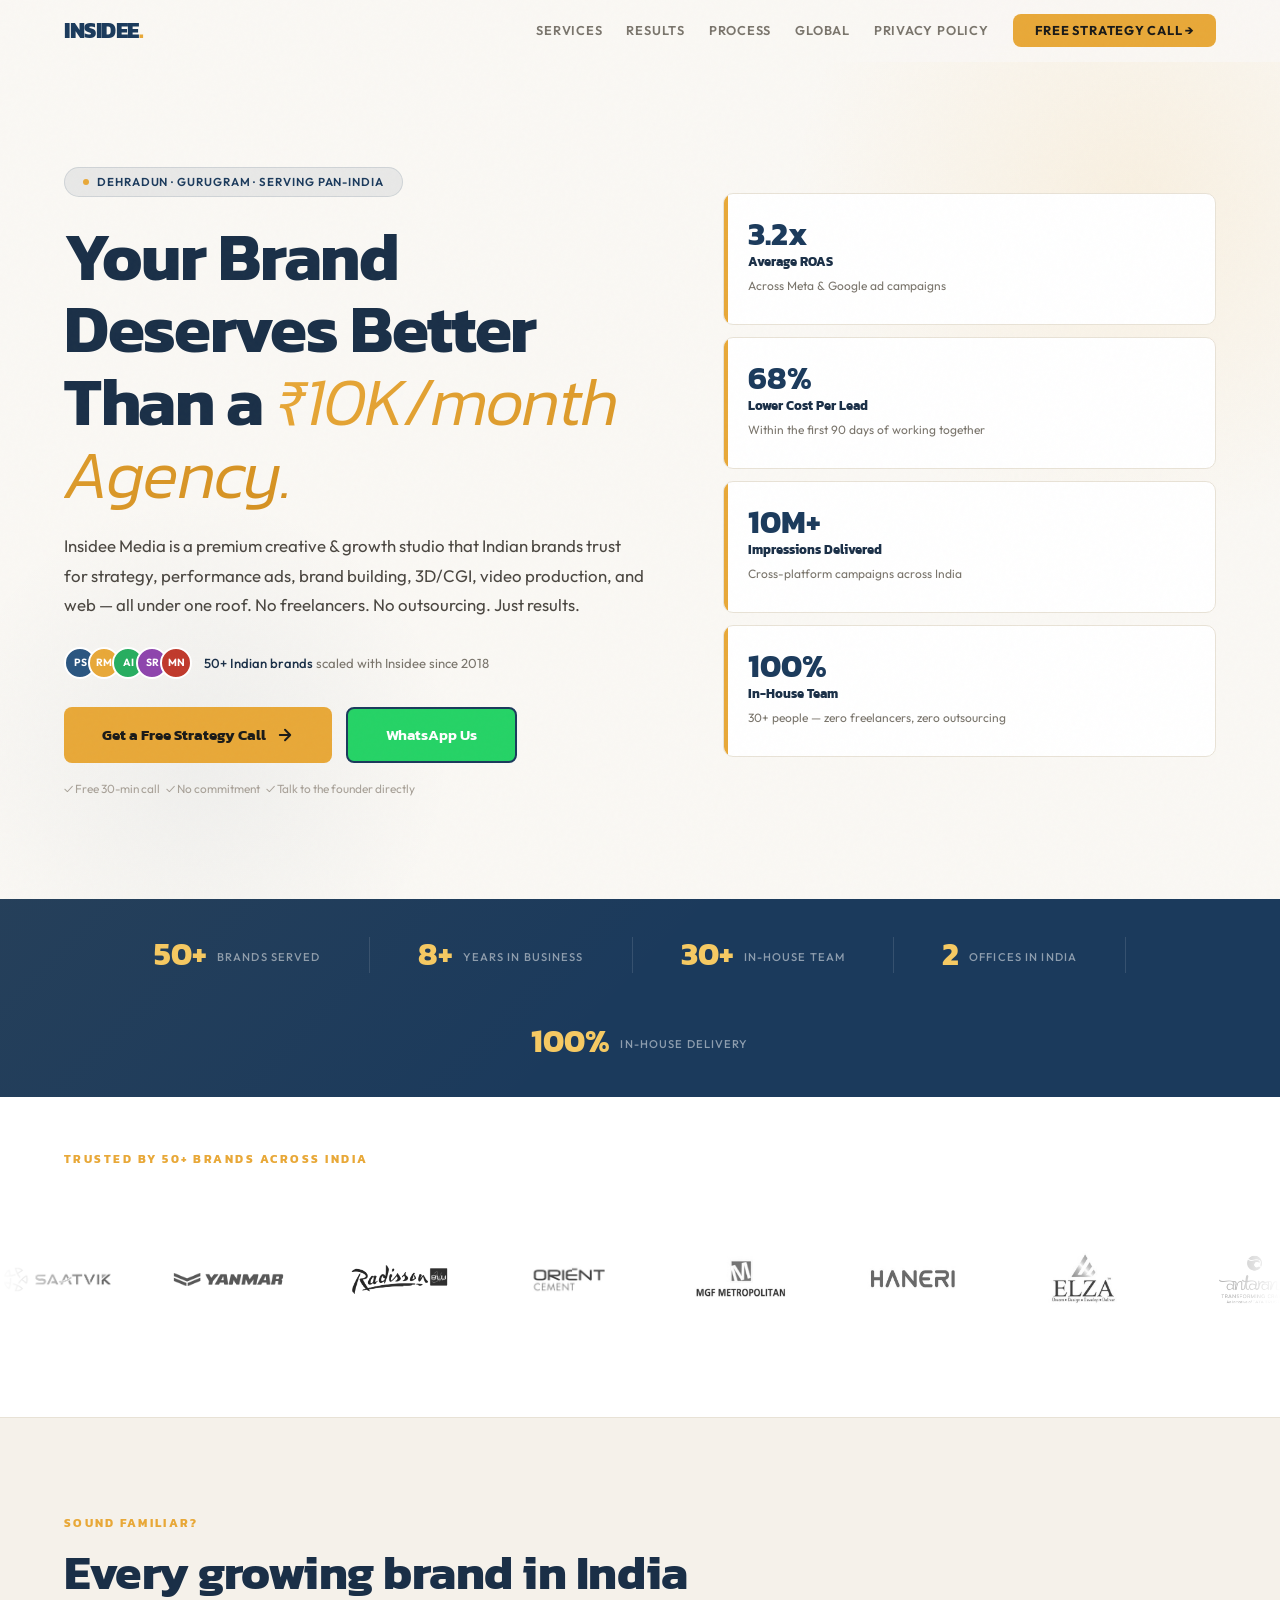
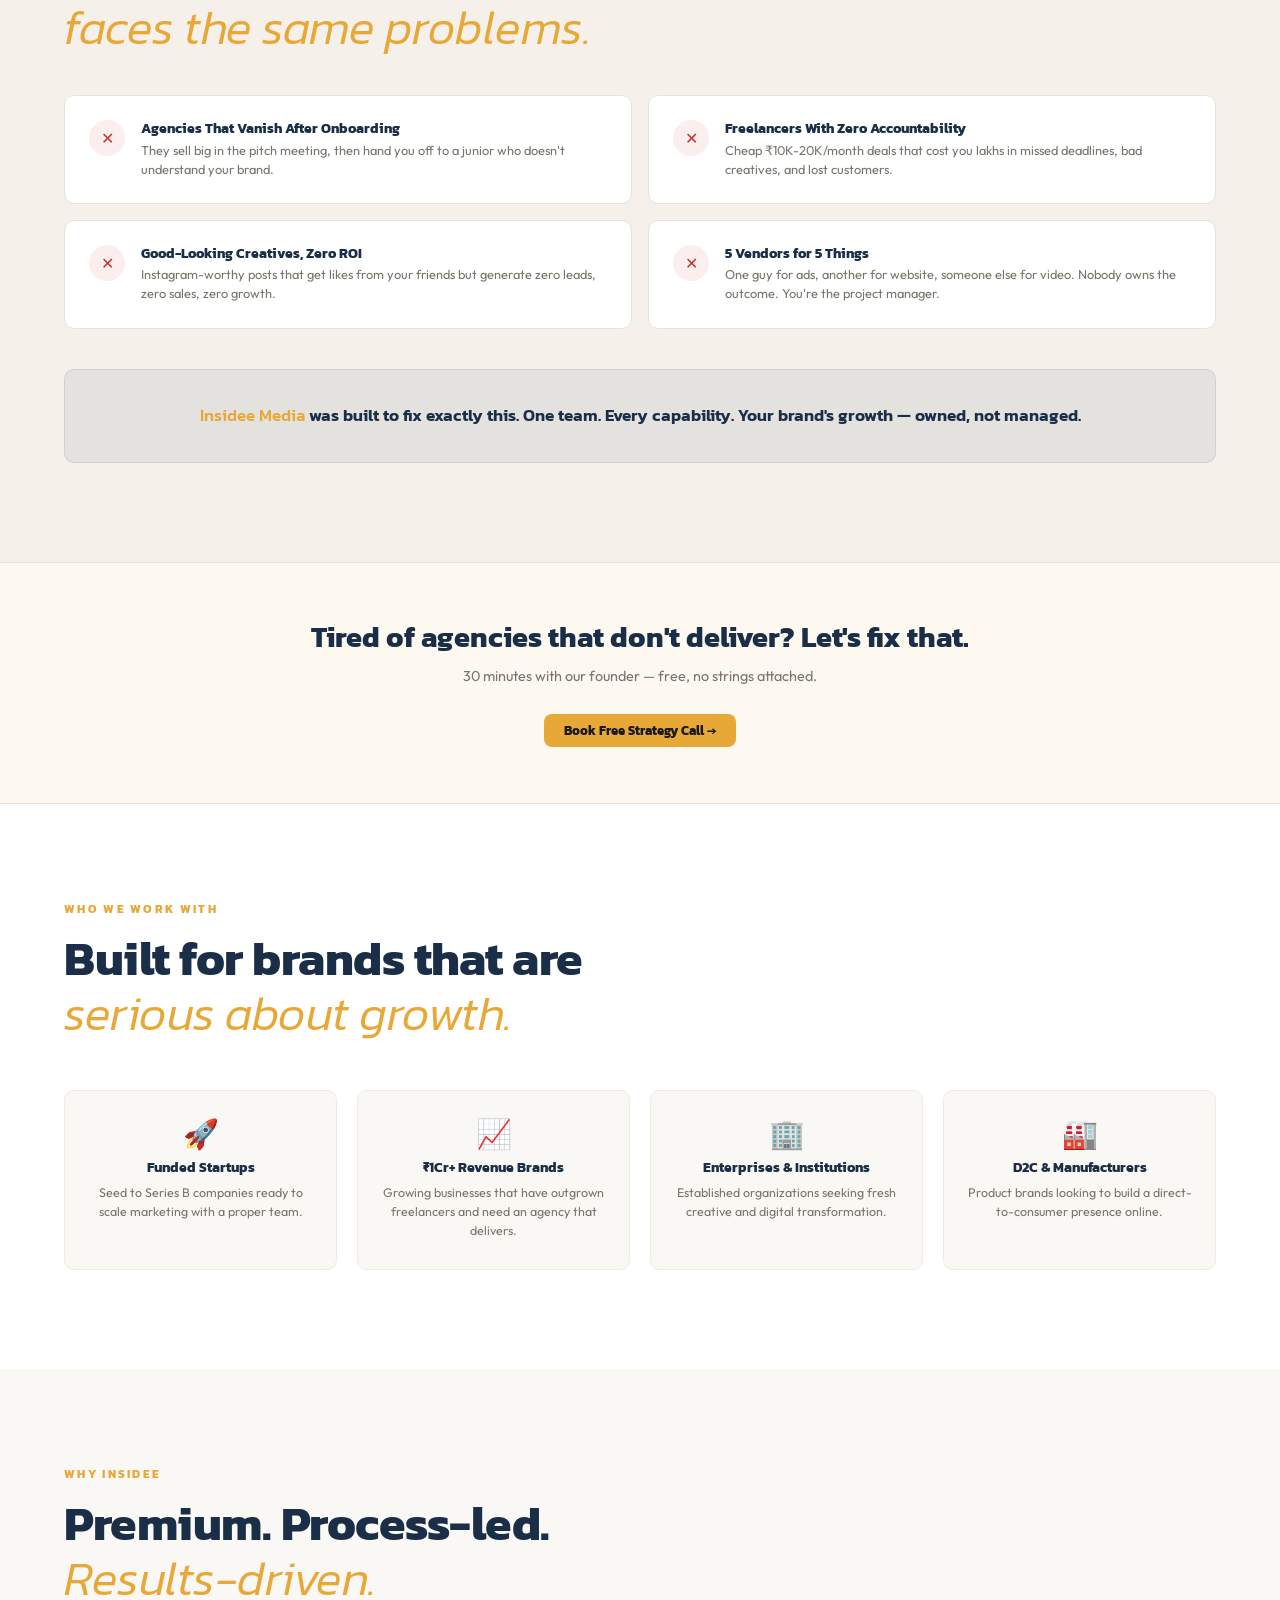
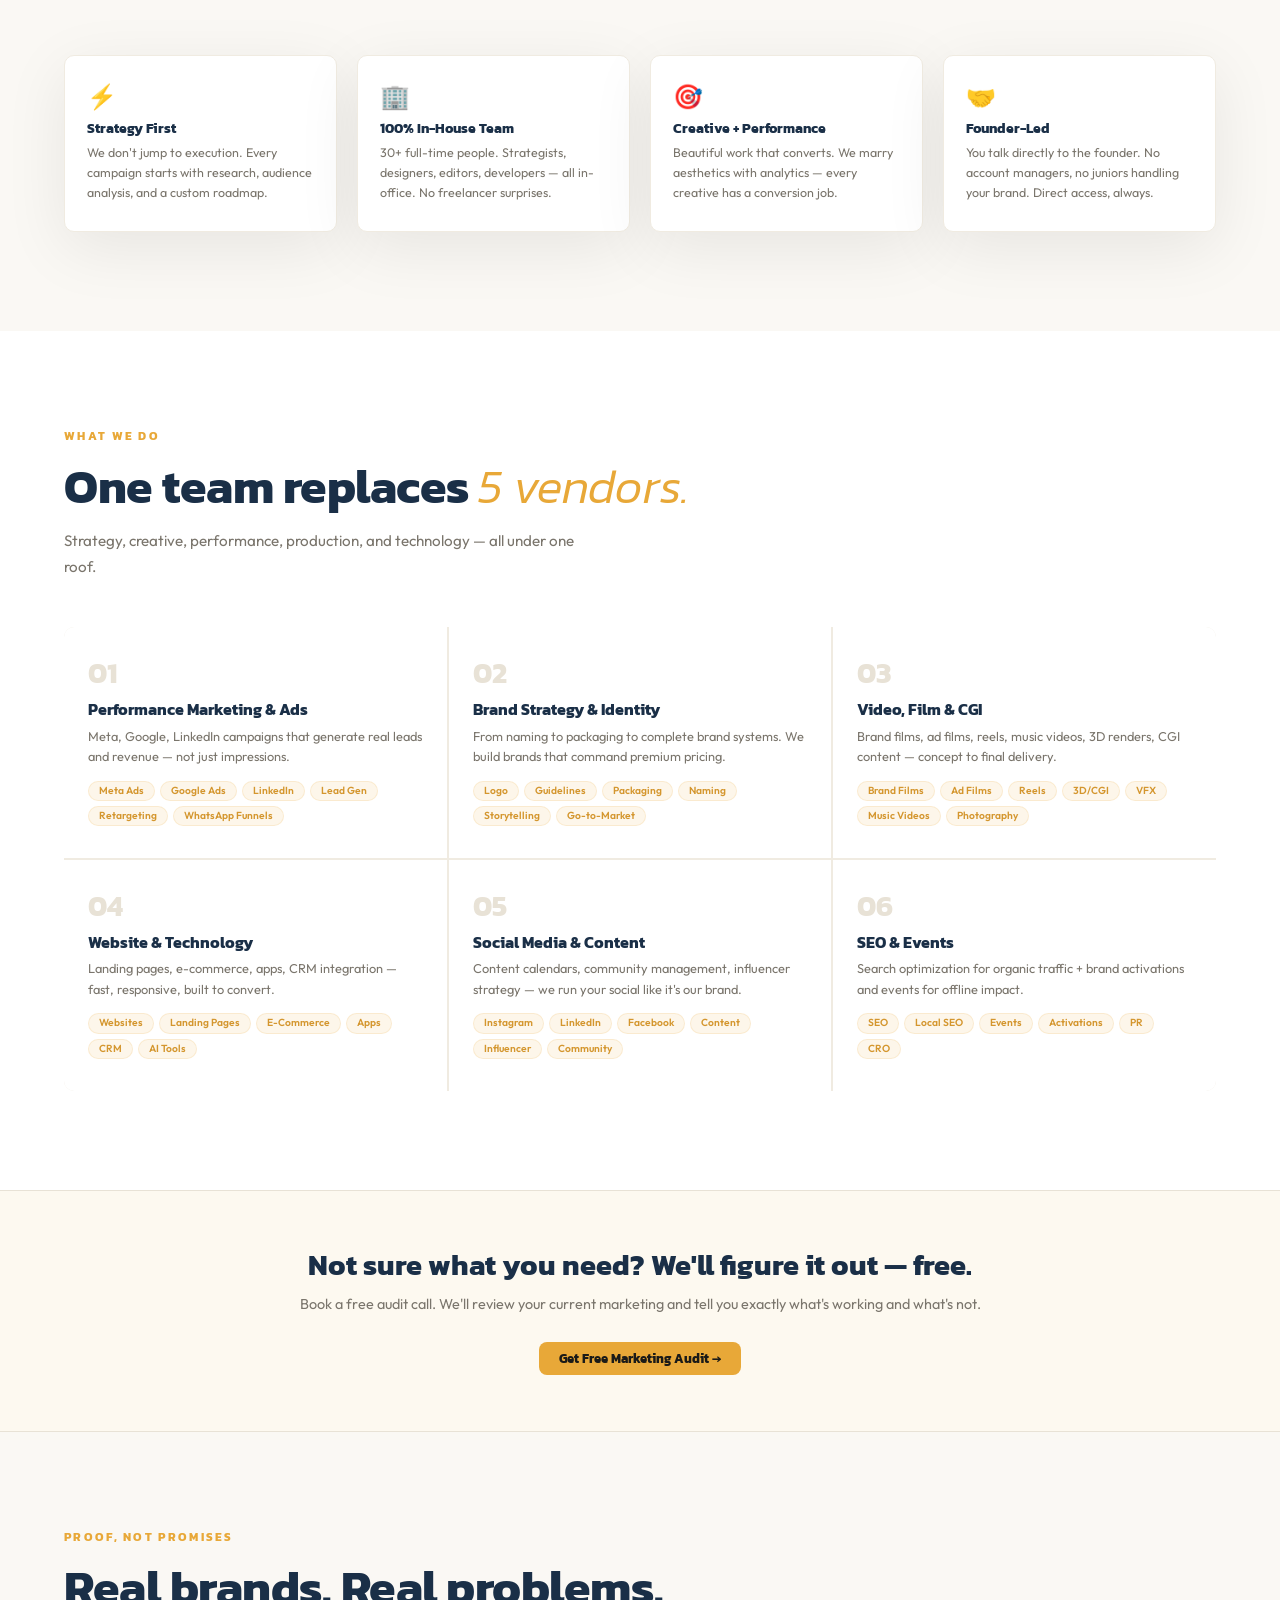
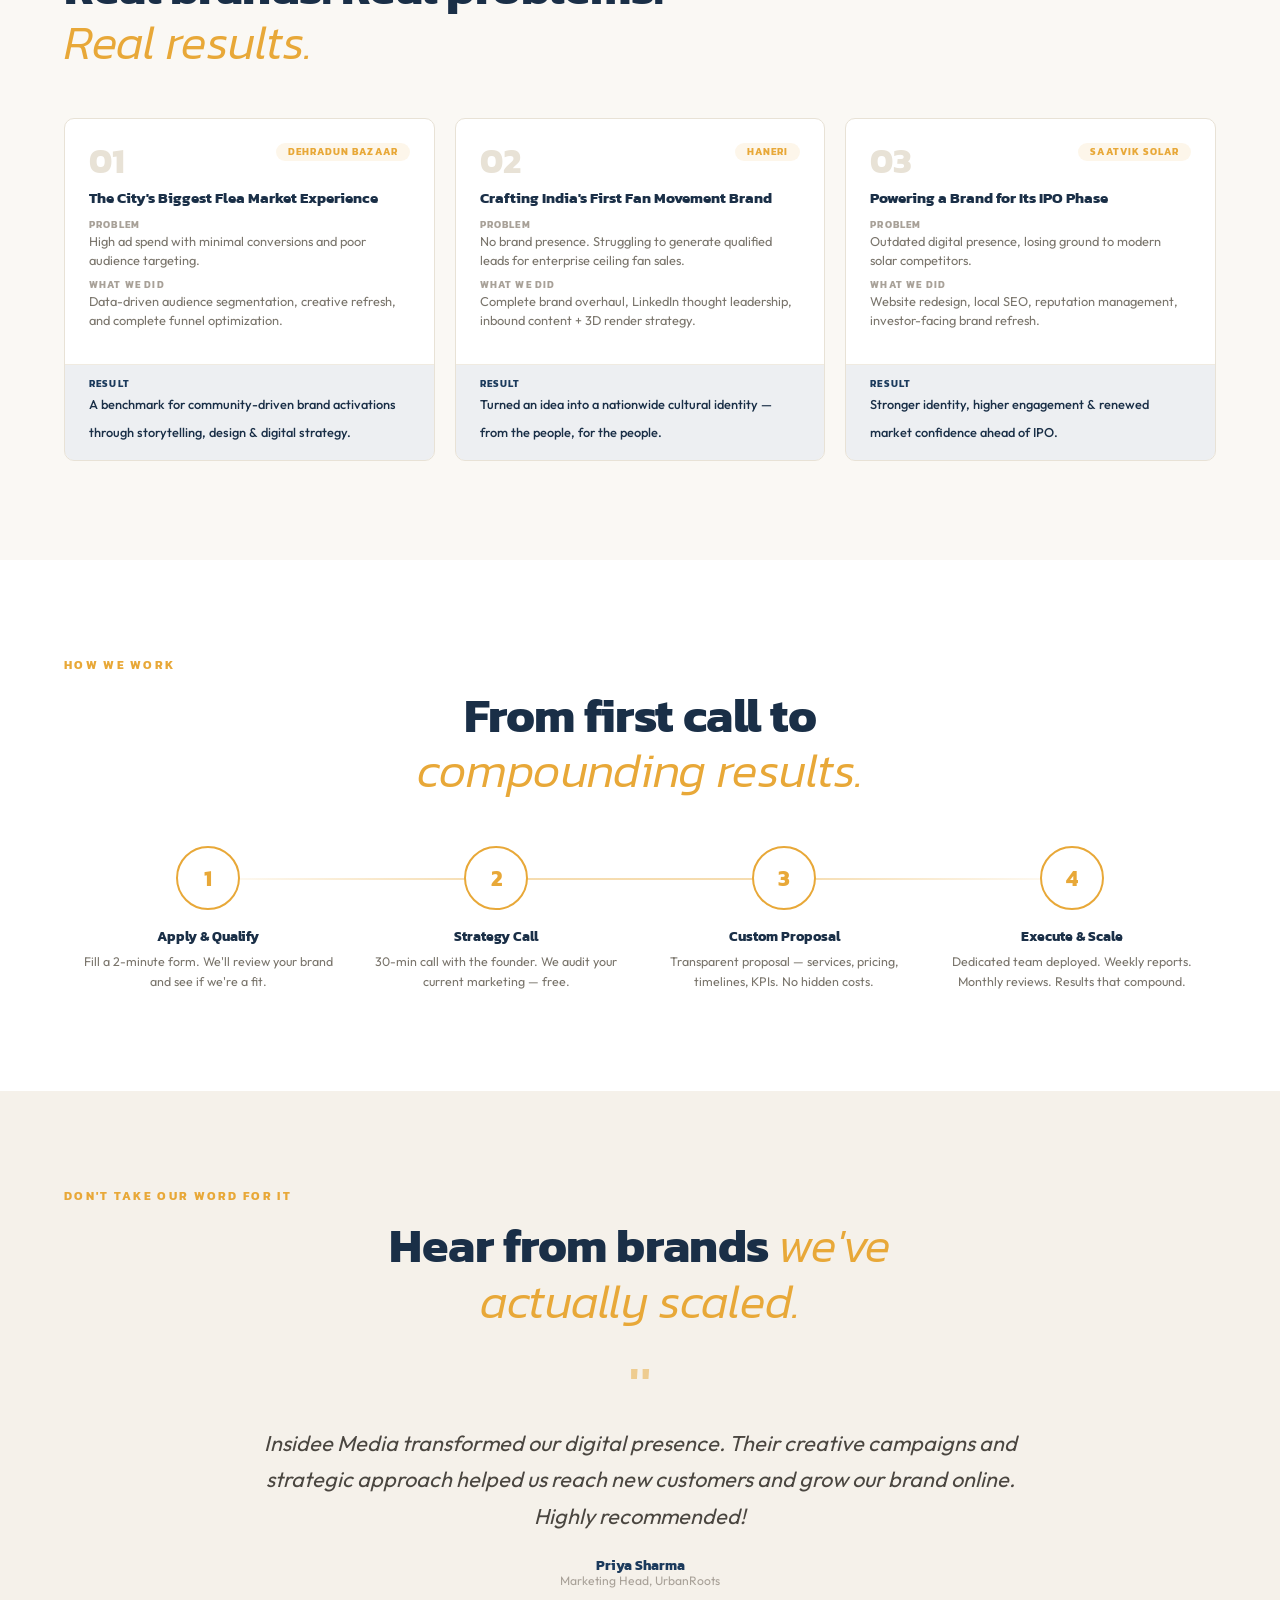
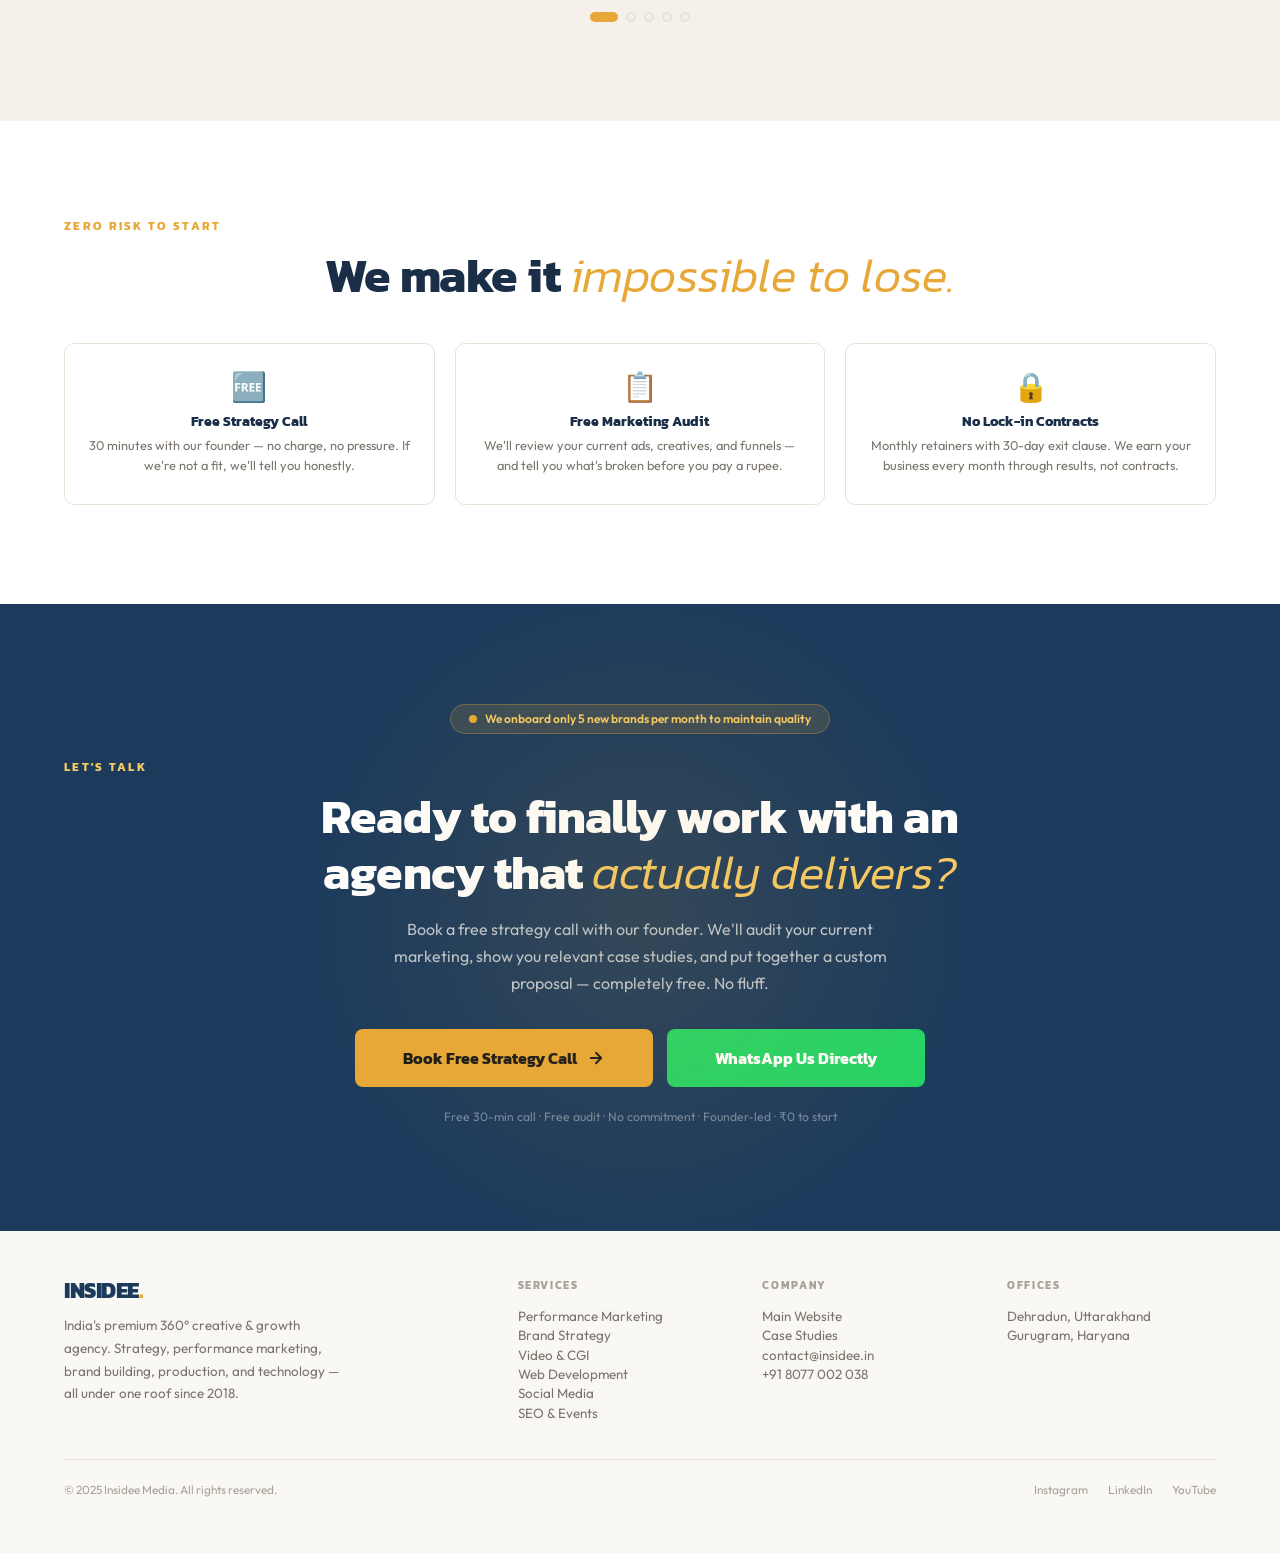
<file: insidee-media-india.html>
<!DOCTYPE html>
<html lang="en">
<head>
<meta charset="UTF-8">
<meta http-equiv="X-UA-Compatible" content="IE=edge">
<meta name="viewport" content="width=device-width, initial-scale=1.0">
<meta name="description" content="Insidee Media — India's Premium Creative & Growth Agency">
<title>Insidee Media — India's Premium Creative & Growth Agency</title>

<!-- Meta Pixel Code -->
<script>
!function(f,b,e,v,n,t,s)
{if(f.fbq)return;n=f.fbq=function(){n.callMethod?
n.callMethod.apply(n,arguments):n.queue.push(arguments)};
if(!f._fbq)f._fbq=n;n.push=n;n.loaded=!0;n.version='2.0';
n.queue=[];t=b.createElement(e);t.async=!0;
t.src=v;s=b.getElementsByTagName(e)[0];
s.parentNode.insertBefore(t,s)}(window, document,'script',
'https://connect.facebook.net/en_US/fbevents.js');
fbq('init', '4267478880206112');
fbq('track', 'PageView');
</script>
<noscript><img height="1" width="1" style="display:none"
src="https://www.facebook.com/tr?id=4267478880206112&ev=PageView&noscript=1"
/></noscript>
<!-- End Meta Pixel Code -->

<!-- Fav Icon -->
<link rel="icon" type="image/x-icon" href="../assets/imgs/logo/favicon.png">

<!-- Google Fonts -->
<link rel="preconnect" href="https://fonts.googleapis.com">
<link href="https://fonts.googleapis.com/css2?family=Kanit:ital,wght@0,300;0,400;0,500;0,600;0,700;0,800;0,900;1,300;1,400&family=Outfit:wght@300;400;500;600;700&display=swap" rel="stylesheet">

<!-- Vendor CSS Files -->
<link rel="stylesheet" href="../assets/vendor/bootstrap.min.css">
<link rel="stylesheet" href="../assets/vendor/fontawesome.min.css">
<link rel="stylesheet" href="../assets/vendor/swiper-bundle.min.css">
<link rel="stylesheet" href="../assets/vendor/meanmenu.min.css">
<link rel="stylesheet" href="../assets/vendor/magnific-popup.css">
<link rel="stylesheet" href="../assets/vendor/animate.min.css">

<!-- Template Main CSS File -->
<link rel="stylesheet" href="../assets/css/style.css?v=1.0">
<style>
:root{
--bg:#FAF8F4;--bg-warm:#F5F1EA;--surface:#FFFFFF;--surface-alt:#FDF9F0;
--border:#E8E2D6;--border-light:#F0EBE1;
--yellow:#E8A838;--yellow-light:#F5C963;--yellow-dim:rgba(232,168,56,0.10);--yellow-hover:#D4962E;
--blue:#1B3A5C;--blue-light:#2A5580;--blue-dim:rgba(27,58,92,0.08);--blue-text:#1A2F47;
--red:#C0392B;--green:#27AE60;
--text:#1A1A18;--text-secondary:#4A4640;--text-muted:#7A756C;--text-dim:#A8A198;
--font-display:'Kanit',sans-serif;--font-heading:'Kanit',sans-serif;--font-body:'Outfit',sans-serif;
--radius:10px;--shadow-sm:0 1px 3px rgba(0,0,0,0.04);--shadow-md:0 4px 20px rgba(0,0,0,0.06);--shadow-lg:0 12px 40px rgba(0,0,0,0.08);
}
*{margin:0;padding:0;box-sizing:border-box}
html{scroll-behavior:smooth;font-size:16px}
body{background:var(--bg);color:var(--text);font-family:var(--font-body);overflow-x:hidden;-webkit-font-smoothing:antialiased}
::selection{background:var(--yellow);color:var(--text)}
.container{max-width:1200px;margin:0 auto;padding:0 24px}
body::before{content:'';position:fixed;inset:0;background-image:url("data:image/svg+xml,%3Csvg viewBox='0 0 256 256' xmlns='http://www.w3.org/2000/svg'%3E%3Cfilter id='n'%3E%3CfeTurbulence type='fractalNoise' baseFrequency='0.85' numOctaves='4' stitchTiles='stitch'/%3E%3C/filter%3E%3Crect width='100%25' height='100%25' filter='url(%23n)' opacity='0.018'/%3E%3C/svg%3E");pointer-events:none;z-index:9999}

nav{position:fixed;top:0;left:0;right:0;z-index:100;padding:14px 0;background:rgba(250,248,244,0.9);backdrop-filter:blur(24px);-webkit-backdrop-filter:blur(24px);border-bottom:1px solid transparent;transition:all 0.4s}
nav.scrolled{border-bottom-color:var(--border);box-shadow:var(--shadow-sm)}
nav .container{display:flex;align-items:center;justify-content:space-between}
.logo{font-family:var(--font-heading);font-weight:800;font-size:1.4rem;letter-spacing:-0.02em;color:var(--blue)}
.logo span{color:var(--yellow)}
.nav-links{display:flex;gap:24px;align-items:center}
.nav-links a{color:var(--text-muted);text-decoration:none;font-size:0.8rem;font-weight:600;letter-spacing:0.06em;text-transform:uppercase;transition:color 0.3s}
.nav-links a:hover{color:var(--blue)}
.nav-cta-link{background:var(--yellow)!important;color:var(--text)!important;padding:10px 22px!important;border-radius:8px;font-weight:700!important;transition:all 0.3s!important}
.nav-cta-link:hover{background:var(--yellow-hover)!important;color:#fff!important;transform:translateY(-1px)}
.mobile-toggle{display:none;background:none;border:none;cursor:pointer;padding:4px}
.mobile-toggle span{display:block;width:24px;height:2px;background:var(--blue);margin:5px 0;border-radius:2px;transition:all 0.3s}
.mobile-toggle.active span:nth-child(1){transform:translateY(7px) rotate(45deg)}
.mobile-toggle.active span:nth-child(2){opacity:0}
.mobile-toggle.active span:nth-child(3){transform:translateY(-7px) rotate(-45deg)}

.floating-cta{position:fixed;bottom:28px;right:28px;z-index:999;display:flex;align-items:center;gap:10px;padding:16px 28px;background:var(--yellow);color:var(--text);font-family:var(--font-heading);font-size:0.88rem;font-weight:700;border:none;border-radius:60px;cursor:pointer;text-decoration:none;box-shadow:0 8px 30px rgba(232,168,56,0.4),0 2px 8px rgba(0,0,0,0.1);transition:all 0.35s cubic-bezier(0.4,0,0.2,1);animation:floatPulse 3s ease-in-out infinite}
.floating-cta:hover{background:var(--yellow-hover);color:#fff;transform:translateY(-3px) scale(1.03);box-shadow:0 14px 44px rgba(232,168,56,0.5)}
.floating-cta svg{transition:transform 0.3s}
.floating-cta:hover svg{transform:translateX(3px)}
@keyframes floatPulse{0%,100%{box-shadow:0 8px 30px rgba(232,168,56,0.4),0 2px 8px rgba(0,0,0,0.1)}50%{box-shadow:0 8px 44px rgba(232,168,56,0.6),0 2px 8px rgba(0,0,0,0.1)}}

.btn-primary{display:inline-flex;align-items:center;gap:10px;padding:18px 38px;background:var(--yellow);color:var(--text);font-family:var(--font-heading);font-size:0.95rem;font-weight:700;border:none;border-radius:8px;cursor:pointer;text-decoration:none;transition:all 0.35s cubic-bezier(0.4,0,0.2,1)}
.btn-primary:hover{background:var(--yellow-hover);color:#fff;transform:translateY(-2px);box-shadow:0 10px 30px rgba(232,168,56,0.35)}
.btn-primary svg{transition:transform 0.3s}
.btn-primary:hover svg{transform:translateX(3px)}
.btn-secondary{display:inline-flex;align-items:center;gap:10px;padding:18px 38px;background:transparent;color:var(--blue);font-family:var(--font-heading);font-size:0.95rem;font-weight:600;border:2px solid var(--blue);border-radius:8px;cursor:pointer;text-decoration:none;transition:all 0.35s}
.btn-secondary:hover{background:var(--blue);color:#fff}
.btn-small{padding:10px 20px;font-size:0.82rem}
.btn-whatsapp{background:#25D366!important;color:#fff!important}
.btn-whatsapp:hover{background:#1DA851!important;box-shadow:0 10px 30px rgba(37,211,102,0.3)}

section{padding:100px 0}
.section-label{font-family:var(--font-heading);font-size:0.72rem;font-weight:700;letter-spacing:0.2em;text-transform:uppercase;color:var(--yellow);margin-bottom:16px}
.section-title{font-family:var(--font-display);font-size:clamp(1.9rem,3.8vw,3rem);line-height:1.15;font-weight:700;color:var(--blue-text);max-width:650px;letter-spacing:-0.01em}
.section-title em{font-style:italic;font-weight:300;color:var(--yellow)}
.section-desc{font-size:0.95rem;color:var(--text-muted);line-height:1.7;max-width:540px;margin-top:14px}

@keyframes fadeInUp{from{opacity:0;transform:translateY(30px)}to{opacity:1;transform:translateY(0)}}
@keyframes pulseDot{0%,100%{opacity:1}50%{opacity:0.3}}
.fade-in{opacity:0;transform:translateY(35px);transition:all 0.7s cubic-bezier(0.4,0,0.2,1)}
.fade-in.visible{opacity:1;transform:translateY(0)}

.hero{min-height:100vh;display:flex;align-items:center;position:relative;padding:130px 0 80px;overflow:hidden}
.hero::before{content:'';position:absolute;top:-200px;right:-250px;width:800px;height:800px;background:radial-gradient(circle,rgba(232,168,56,0.10) 0%,transparent 60%);pointer-events:none}
.hero::after{content:'';position:absolute;bottom:-150px;left:-100px;width:600px;height:600px;background:radial-gradient(circle,rgba(27,58,92,0.05) 0%,transparent 60%);pointer-events:none}
.hero-content{position:relative;z-index:2;display:grid;grid-template-columns:1.1fr 0.9fr;gap:56px;align-items:center}
.hero-left{max-width:580px}
.hero-badge{display:inline-flex;align-items:center;gap:8px;padding:8px 18px;background:var(--blue-dim);border:1px solid rgba(27,58,92,0.12);border-radius:100px;font-size:0.72rem;font-weight:600;color:var(--blue);letter-spacing:0.08em;text-transform:uppercase;margin-bottom:24px;animation:fadeInUp 0.8s ease both}
.hero-badge::before{content:'';width:6px;height:6px;background:var(--yellow);border-radius:50%;animation:pulseDot 2s infinite}
.hero h1{font-family:var(--font-display);font-size:clamp(2.6rem,5.5vw,4.2rem);line-height:1.08;font-weight:700;color:var(--blue-text);letter-spacing:-0.02em;animation:fadeInUp 0.8s 0.1s ease both}
.hero h1 em{font-style:italic;font-weight:300;background:linear-gradient(135deg,var(--yellow),#D49020);-webkit-background-clip:text;-webkit-text-fill-color:transparent;background-clip:text}
.hero-sub{font-size:1.05rem;line-height:1.75;color:var(--text-secondary);margin:20px 0 28px;animation:fadeInUp 0.8s 0.2s ease both}
.hero-proof{display:flex;align-items:center;gap:12px;margin-bottom:28px;animation:fadeInUp 0.8s 0.25s ease both}
.hero-proof-avatars{display:flex}
.hero-proof-avatars span{width:32px;height:32px;border-radius:50%;border:2px solid var(--surface);margin-left:-8px;display:flex;align-items:center;justify-content:center;font-size:0.65rem;font-weight:700;color:#fff}
.hero-proof-avatars span:first-child{margin-left:0}
.hero-proof-text{font-size:0.82rem;color:var(--text-muted)}
.hero-proof-text strong{color:var(--blue-text)}
.hero-actions{display:flex;gap:14px;flex-wrap:wrap;animation:fadeInUp 0.8s 0.3s ease both}
.hero-cta-note{font-size:0.74rem;color:var(--text-dim);margin-top:12px;animation:fadeInUp 0.8s 0.35s ease both}
.hero-right{animation:fadeInUp 0.8s 0.4s ease both}
.results-preview{display:flex;flex-direction:column;gap:12px}
.rp-card{background:var(--surface);border:1px solid var(--border);border-radius:var(--radius);padding:24px;transition:all 0.3s;position:relative;overflow:hidden}
.rp-card:hover{border-color:var(--yellow);box-shadow:var(--shadow-md)}
.rp-card::before{content:'';position:absolute;left:0;top:0;bottom:0;width:4px;background:var(--yellow)}
.rp-metric{font-family:var(--font-display);font-size:2rem;font-weight:700;color:var(--blue);line-height:1}
.rp-card h4{font-family:var(--font-heading);font-size:0.82rem;font-weight:700;color:var(--blue-text);margin-top:4px}
.rp-card p{font-size:0.75rem;color:var(--text-muted);margin-top:2px}

.trust-bar{padding:36px 0;background:var(--blue);color:#fff;position:relative;overflow:hidden}
.trust-bar::before{content:'';position:absolute;inset:0;background:linear-gradient(135deg,rgba(232,168,56,0.05) 0%,transparent 50%);pointer-events:none}
.trust-bar-inner{display:flex;justify-content:center;align-items:center;gap:48px;flex-wrap:wrap}
.trust-item{text-align:center}
.trust-item h3{font-family:var(--font-display);font-size:2rem;font-weight:700;color:var(--yellow-light)}
.trust-item p{font-size:0.7rem;letter-spacing:0.1em;text-transform:uppercase;color:rgba(255,255,255,0.5);margin-top:4px;font-weight:500}
.trust-divider{width:1px;height:36px;background:rgba(255,255,255,0.12)}

.clients-section{padding:56px 0;background:var(--surface);border-bottom:1px solid var(--border)}
.clients-section .section-label{text-align:center;margin-bottom:32px;font-size:0.78rem}
.logos-marquee{overflow:hidden;position:relative}
.logos-marquee::before,.logos-marquee::after{content:'';position:absolute;top:0;bottom:0;width:120px;z-index:2}
.logos-marquee::before{left:0;background:linear-gradient(90deg,var(--surface),transparent)}
.logos-marquee::after{right:0;background:linear-gradient(270deg,var(--surface),transparent)}
.logos-track{display:flex;align-items:center;animation:logosScroll 60s linear infinite;width:max-content;gap:56px;padding:24px 0}
.logos-track img{height:115px;max-width:300px;width:auto;object-fit:contain;opacity:0.85;filter:grayscale(100%);transition:all 0.4s}
.logos-track img:hover{opacity:1;filter:grayscale(0%);transform:scale(1.1)}
@keyframes logosScroll{to{transform:translateX(-50%)}}

.pain-section{background:var(--bg-warm)}
.pain-grid{display:grid;grid-template-columns:repeat(2,1fr);gap:16px;margin-top:40px}
.pain-card{padding:24px;background:var(--surface);border:1px solid var(--border);border-radius:var(--radius);display:flex;gap:16px;align-items:flex-start;transition:all 0.3s}
.pain-card:hover{border-color:var(--red);box-shadow:var(--shadow-md)}
.pain-x{width:36px;height:36px;border-radius:50%;background:rgba(192,57,43,0.08);display:flex;align-items:center;justify-content:center;font-size:1rem;flex-shrink:0;color:var(--red)}
.pain-card h4{font-family:var(--font-heading);font-size:0.88rem;font-weight:700;color:var(--blue-text);margin-bottom:3px}
.pain-card p{font-size:0.8rem;color:var(--text-muted);line-height:1.5}
.pain-fix{text-align:center;margin-top:40px;padding:32px;background:var(--blue-dim);border-radius:var(--radius);border:1px solid rgba(27,58,92,0.1)}
.pain-fix p{font-family:var(--font-heading);font-size:1.05rem;font-weight:600;color:var(--blue-text)}
.pain-fix strong{color:var(--yellow)}

.mid-cta{background:var(--surface-alt);padding:56px 0;border-top:1px solid var(--border);border-bottom:1px solid var(--border);text-align:center}
.mid-cta h3{font-family:var(--font-display);font-size:clamp(1.4rem,2.5vw,1.8rem);font-weight:700;color:var(--blue-text);margin-bottom:8px}
.mid-cta p{color:var(--text-muted);font-size:0.9rem;margin-bottom:24px}

.ideal-section{background:var(--surface)}
.ideal-grid{display:grid;grid-template-columns:repeat(4,1fr);gap:20px;margin-top:48px}
.ideal-card{padding:28px 22px;background:var(--bg);border:1px solid var(--border-light);border-radius:var(--radius);transition:all 0.4s;position:relative;overflow:hidden;text-align:center}
.ideal-card::before{content:'';position:absolute;bottom:0;left:0;width:100%;height:3px;background:var(--yellow);transform:scaleX(0);transform-origin:left;transition:transform 0.4s}
.ideal-card:hover::before{transform:scaleX(1)}
.ideal-card:hover{box-shadow:var(--shadow-md);border-color:var(--yellow)}
.ideal-icon{font-size:1.8rem;margin-bottom:12px}
.ideal-card h3{font-family:var(--font-heading);font-size:0.88rem;font-weight:700;color:var(--blue-text);margin-bottom:6px}
.ideal-card p{font-size:0.78rem;line-height:1.55;color:var(--text-muted)}

.why-grid{display:grid;grid-template-columns:repeat(4,1fr);gap:20px;margin-top:48px}
.why-card{padding:28px 22px;background:var(--surface);border:1px solid var(--border-light);border-radius:var(--radius);transition:all 0.4s;position:relative;overflow:hidden}
.why-card::before{content:'';position:absolute;bottom:0;left:0;width:100%;height:3px;background:var(--yellow);transform:scaleX(0);transform-origin:left;transition:transform 0.4s}
.why-card:hover::before{transform:scaleX(1)}
.why-card:hover{box-shadow:var(--shadow-md);border-color:var(--yellow)}
.why-icon{font-size:1.5rem;margin-bottom:12px}
.why-card h3{font-family:var(--font-heading);font-size:0.9rem;font-weight:700;color:var(--blue-text);margin-bottom:6px}
.why-card p{font-size:0.78rem;line-height:1.6;color:var(--text-muted)}

.cap-grid{display:grid;grid-template-columns:repeat(3,1fr);gap:2px;margin-top:48px;background:var(--border-light);border-radius:var(--radius);overflow:hidden}
.cap-card{background:var(--surface);padding:32px 24px;transition:all 0.4s;position:relative}
.cap-card::after{content:'';position:absolute;top:0;left:0;width:0;height:3px;background:linear-gradient(90deg,var(--yellow),var(--blue));transition:width 0.5s}
.cap-card:hover::after{width:100%}
.cap-card:hover{background:var(--surface-alt)}
.cap-num{font-family:var(--font-display);font-size:1.8rem;color:var(--border);font-weight:700;margin-bottom:12px;transition:color 0.3s}
.cap-card:hover .cap-num{color:var(--yellow-dim)}
.cap-card h3{font-family:var(--font-heading);font-size:1rem;font-weight:700;color:var(--blue-text);margin-bottom:6px}
.cap-card p{font-size:0.8rem;line-height:1.6;color:var(--text-muted);margin-bottom:14px}
.cap-tags{display:flex;flex-wrap:wrap;gap:5px}
.cap-tags span{padding:4px 10px;background:var(--yellow-dim);border:1px solid rgba(232,168,56,0.15);border-radius:100px;font-size:0.64rem;color:var(--yellow-hover);font-weight:600}

.case-grid{display:grid;grid-template-columns:repeat(3,1fr);gap:20px;margin-top:48px}
.case-card{background:var(--surface);border:1px solid var(--border);border-radius:var(--radius);overflow:hidden;transition:all 0.4s}
.case-card:hover{transform:translateY(-4px);box-shadow:var(--shadow-lg);border-color:var(--yellow)}
.case-header{padding:24px 24px 0;display:flex;justify-content:space-between;align-items:flex-start}
.case-num{font-family:var(--font-display);font-size:2.2rem;font-weight:700;color:var(--border);line-height:1}
.case-brand{font-family:var(--font-heading);font-size:0.65rem;font-weight:700;letter-spacing:0.1em;text-transform:uppercase;color:var(--yellow);background:var(--yellow-dim);padding:4px 12px;border-radius:100px}
.case-body{padding:10px 24px 24px}
.case-body h3{font-family:var(--font-heading);font-size:0.95rem;font-weight:700;color:var(--blue-text);margin-bottom:12px;line-height:1.3}
.case-detail{margin-bottom:10px}
.case-label{font-family:var(--font-heading);font-size:0.6rem;font-weight:700;letter-spacing:0.12em;text-transform:uppercase;color:var(--text-dim);margin-bottom:2px}
.case-detail p{font-size:0.8rem;line-height:1.5;color:var(--text-muted)}
.case-result{padding:14px 24px;background:var(--blue-dim);border-top:1px solid var(--border-light)}
.case-result .case-label{color:var(--blue)}
.case-result p{color:var(--blue-text);font-weight:500;font-size:0.8rem}

.process-steps{display:grid;grid-template-columns:repeat(4,1fr);gap:0;margin-top:48px;position:relative}
.process-steps::before{content:'';position:absolute;top:32px;left:10%;right:10%;height:2px;background:linear-gradient(90deg,transparent,var(--yellow),var(--yellow),transparent);opacity:0.4}
.step{text-align:center;padding:0 16px;position:relative}
.step-num{width:64px;height:64px;border-radius:50%;border:2px solid var(--yellow);background:var(--surface);display:flex;align-items:center;justify-content:center;font-family:var(--font-display);font-size:1.4rem;font-weight:700;color:var(--yellow);margin:0 auto 18px;position:relative;z-index:2;transition:all 0.3s}
.step:hover .step-num{background:var(--yellow);color:#fff}
.step h3{font-family:var(--font-heading);font-size:0.9rem;font-weight:700;margin-bottom:6px;color:var(--blue-text)}
.step p{font-size:0.78rem;line-height:1.6;color:var(--text-muted)}

.testimonials{padding:100px 0;background:var(--bg-warm)}
.t-slider{max-width:760px;margin:40px auto 0;overflow:hidden}
.t-slide{display:none;text-align:center;animation:fadeIn 0.5s}
.t-slide.active{display:block}
@keyframes fadeIn{from{opacity:0}to{opacity:1}}
.t-slide .qm{font-family:var(--font-display);font-size:4.5rem;color:var(--yellow);line-height:0.5;margin-bottom:20px;opacity:0.5}
.t-slide blockquote{font-size:clamp(1.05rem,1.8vw,1.35rem);line-height:1.7;font-style:italic;color:var(--text-secondary);margin-bottom:24px}
.t-slide .ta{font-family:var(--font-heading);font-size:0.85rem;font-weight:700;color:var(--blue)}
.t-slide .tr{font-size:0.76rem;color:var(--text-dim);margin-top:3px}
.t-dots{display:flex;justify-content:center;gap:8px;margin-top:24px}
.t-dots button{width:10px;height:10px;border-radius:50%;border:2px solid var(--border);background:transparent;cursor:pointer;transition:all 0.3s;padding:0}
.t-dots button.active{background:var(--yellow);border-color:var(--yellow);width:28px;border-radius:20px}

.risk-section{background:var(--surface);text-align:center}
.risk-grid{display:grid;grid-template-columns:repeat(3,1fr);gap:20px;margin-top:40px}
.risk-card{padding:28px 20px;border:1px solid var(--border);border-radius:var(--radius)}
.risk-icon{font-size:1.8rem;margin-bottom:12px}
.risk-card h4{font-family:var(--font-heading);font-size:0.88rem;font-weight:700;color:var(--blue-text);margin-bottom:6px}
.risk-card p{font-size:0.8rem;color:var(--text-muted);line-height:1.55}

.final-cta{padding:100px 0;background:var(--blue);color:#fff;text-align:center;position:relative;overflow:hidden}
.final-cta::before{content:'';position:absolute;top:50%;left:50%;transform:translate(-50%,-50%);width:1000px;height:1000px;background:radial-gradient(circle,rgba(232,168,56,0.12) 0%,transparent 50%);pointer-events:none}
.final-cta .section-label{color:var(--yellow-light)}
.final-cta .section-title{max-width:700px;margin:0 auto 16px;color:#fff}
.final-cta .section-title em{color:var(--yellow-light)}
.final-cta-sub{color:rgba(255,255,255,0.7);font-size:1rem;margin-bottom:32px;max-width:520px;margin-left:auto;margin-right:auto;line-height:1.7}
.final-cta .btn-primary{background:var(--yellow);color:var(--text);padding:20px 48px;font-size:1rem}
.final-cta .btn-primary:hover{background:var(--yellow-light)}
.final-cta-note{color:rgba(255,255,255,0.4);font-size:0.76rem;margin-top:16px}
.final-cta-actions{display:flex;gap:14px;justify-content:center;flex-wrap:wrap}
.urgency-bar{display:inline-flex;align-items:center;gap:8px;background:rgba(232,168,56,0.15);border:1px solid rgba(232,168,56,0.3);border-radius:100px;padding:8px 18px;font-size:0.75rem;font-weight:600;color:var(--yellow-light);margin-bottom:28px}
.urgency-bar::before{content:'';width:8px;height:8px;background:var(--yellow);border-radius:50%;animation:pulseDot 1.5s infinite}

footer{border-top:1px solid var(--border);padding:48px 0 32px;background:var(--bg)}
.footer-grid{display:grid;grid-template-columns:2fr 1fr 1fr 1fr;gap:36px;margin-bottom:36px}
.footer-brand p{color:var(--text-muted);font-size:0.84rem;line-height:1.7;margin-top:12px;max-width:280px}
.footer-col h4{font-family:var(--font-heading);font-size:0.68rem;font-weight:700;letter-spacing:0.15em;text-transform:uppercase;color:var(--text-dim);margin-bottom:14px}
.footer-col a{display:block;color:var(--text-muted);text-decoration:none;font-size:0.84rem;padding:3px 0;transition:color 0.3s}
.footer-col a:hover{color:var(--blue)}
.footer-bottom{display:flex;justify-content:space-between;align-items:center;padding-top:24px;border-top:1px solid var(--border);font-size:0.74rem;color:var(--text-dim)}
.footer-social{display:flex;gap:20px}
.footer-social a{color:var(--text-dim);text-decoration:none}
.footer-social a:hover{color:var(--blue)}

@media(max-width:1024px){.hero-content{grid-template-columns:1fr}.hero-right{margin-top:32px}.results-preview{display:grid;grid-template-columns:repeat(2,1fr);gap:12px}}
@media(max-width:900px){.nav-links{display:none;flex-direction:column;position:absolute;top:100%;left:0;right:0;background:var(--surface);padding:24px;border-bottom:1px solid var(--border);box-shadow:var(--shadow-md)}.nav-links.active{display:flex}.mobile-toggle{display:block}.why-grid,.ideal-grid{grid-template-columns:1fr 1fr}.cap-grid,.case-grid,.risk-grid{grid-template-columns:1fr}.process-steps{grid-template-columns:1fr 1fr;gap:32px}.process-steps::before{display:none}.footer-grid{grid-template-columns:1fr 1fr}.floating-cta{bottom:20px;right:16px;padding:14px 22px;font-size:0.82rem}.pain-grid{grid-template-columns:1fr}.trust-bar-inner{gap:28px}}
@media(max-width:600px){.hero-actions{flex-direction:column}.btn-primary,.btn-secondary{width:100%;justify-content:center}.why-grid,.ideal-grid,.process-steps{grid-template-columns:1fr}.footer-grid{grid-template-columns:1fr}.footer-bottom{flex-direction:column;gap:12px;text-align:center}.trust-bar-inner{flex-direction:column;gap:16px}.trust-divider{width:40px;height:1px}.results-preview{grid-template-columns:1fr}.logos-track img{height:85px;max-width:220px}.logos-track{gap:40px}.final-cta-actions{flex-direction:column}.floating-cta{display:none!important}}
</style>
</head>
<body>

<nav id="nav"><div class="container">
  <div class="logo">INSIDEE<span>.</span></div>
  <div class="nav-links">
    <a href="#services">Services</a>
    <a href="#proof">Results</a>
    <a href="#process">Process</a>
    <a href="../index.html">Global</a>
    <a href="../privacy-policy.html">Privacy Policy</a>
    <a href="https://tally.so/r/VLPaKN" target="_blank" class="nav-cta-link">Free Strategy Call →</a>
  </div>
  <button class="mobile-toggle" aria-label="Menu"><span></span><span></span><span></span></button>
</div></nav>

<!-- HERO -->
<section class="hero">
<div class="container hero-content">
  <div class="hero-left">
    <div class="hero-badge">Dehradun · Gurugram · Serving Pan-India</div>
    <h1>Your Brand Deserves Better Than a <em>₹10K/month Agency.</em></h1>
    <p class="hero-sub">Insidee Media is a premium creative & growth studio that Indian brands trust for strategy, performance ads, brand building, 3D/CGI, video production, and web — all under one roof. No freelancers. No outsourcing. Just results.</p>
    <div class="hero-proof">
      <div class="hero-proof-avatars">
        <span style="background:#2A5580">PS</span>
        <span style="background:#E8A838">RM</span>
        <span style="background:#27AE60">AI</span>
        <span style="background:#8E44AD">SR</span>
        <span style="background:#C0392B">MN</span>
      </div>
      <div class="hero-proof-text"><strong>50+ Indian brands</strong> scaled with Insidee since 2018</div>
    </div>
    <div class="hero-actions">
      <a href="https://tally.so/r/VLPaKN" target="_blank" class="btn-primary">Get a Free Strategy Call <svg width="18" height="18" viewBox="0 0 24 24" fill="none" stroke="currentColor" stroke-width="2.5" stroke-linecap="round" stroke-linejoin="round"><path d="M5 12h14M12 5l7 7-7 7"/></svg></a>
      <a href="https://wa.me/918077002038?text=Hi%20Insidee%20Media%2C%20I%27m%20interested%20in%20your%20services" target="_blank" class="btn-secondary btn-whatsapp">WhatsApp Us</a>
    </div>
    <p class="hero-cta-note">✓ Free 30-min call &nbsp; ✓ No commitment &nbsp; ✓ Talk to the founder directly</p>
  </div>
  <div class="hero-right">
    <div class="results-preview">
      <div class="rp-card"><div class="rp-metric">3.2x</div><h4>Average ROAS</h4><p>Across Meta & Google ad campaigns</p></div>
      <div class="rp-card"><div class="rp-metric">68%</div><h4>Lower Cost Per Lead</h4><p>Within the first 90 days of working together</p></div>
      <div class="rp-card"><div class="rp-metric">10M+</div><h4>Impressions Delivered</h4><p>Cross-platform campaigns across India</p></div>
      <div class="rp-card"><div class="rp-metric">100%</div><h4>In-House Team</h4><p>30+ people — zero freelancers, zero outsourcing</p></div>
    </div>
  </div>
</div>
</section>

<div class="trust-bar"><div class="container"><div class="trust-bar-inner">
  <div class="trust-item"><h3>50+</h3><p>Brands Served</p></div><div class="trust-divider"></div>
  <div class="trust-item"><h3>8+</h3><p>Years in Business</p></div><div class="trust-divider"></div>
  <div class="trust-item"><h3>30+</h3><p>In-House Team</p></div><div class="trust-divider"></div>
  <div class="trust-item"><h3>2</h3><p>Offices in India</p></div><div class="trust-divider"></div>
  <div class="trust-item"><h3>100%</h3><p>In-House Delivery</p></div>
</div></div></div>

<div class="clients-section">
  <div class="container"><div class="section-label">Trusted by 50+ Brands Across India</div></div>
  <div class="logos-marquee"><div class="logos-track" id="logosTrack"></div></div>
</div>

<!-- PAIN POINTS -->
<section class="pain-section">
<div class="container">
  <div class="section-label fade-in">Sound Familiar?</div>
  <h2 class="section-title fade-in">Every growing brand in India <em>faces the same problems.</em></h2>
  <div class="pain-grid">
    <div class="pain-card fade-in"><div class="pain-x">✕</div><div><h4>Agencies That Vanish After Onboarding</h4><p>They sell big in the pitch meeting, then hand you off to a junior who doesn't understand your brand.</p></div></div>
    <div class="pain-card fade-in"><div class="pain-x">✕</div><div><h4>Freelancers With Zero Accountability</h4><p>Cheap ₹10K-20K/month deals that cost you lakhs in missed deadlines, bad creatives, and lost customers.</p></div></div>
    <div class="pain-card fade-in"><div class="pain-x">✕</div><div><h4>Good-Looking Creatives, Zero ROI</h4><p>Instagram-worthy posts that get likes from your friends but generate zero leads, zero sales, zero growth.</p></div></div>
    <div class="pain-card fade-in"><div class="pain-x">✕</div><div><h4>5 Vendors for 5 Things</h4><p>One guy for ads, another for website, someone else for video. Nobody owns the outcome. You're the project manager.</p></div></div>
  </div>
  <div class="pain-fix fade-in"><p><strong>Insidee Media</strong> was built to fix exactly this. One team. Every capability. Your brand's growth — owned, not managed.</p></div>
</div>
</section>

<div class="mid-cta"><div class="container">
  <h3>Tired of agencies that don't deliver? Let's fix that.</h3>
  <p>30 minutes with our founder — free, no strings attached.</p>
  <a href="https://tally.so/r/VLPaKN" target="_blank" class="btn-primary btn-small">Book Free Strategy Call →</a>
</div></div>

<!-- WHO WE WORK WITH -->
<section class="ideal-section">
<div class="container">
  <div class="section-label fade-in">Who We Work With</div>
  <h2 class="section-title fade-in">Built for brands that are <em>serious about growth.</em></h2>
  <div class="ideal-grid">
    <div class="ideal-card fade-in"><div class="ideal-icon">🚀</div><h3>Funded Startups</h3><p>Seed to Series B companies ready to scale marketing with a proper team.</p></div>
    <div class="ideal-card fade-in"><div class="ideal-icon">📈</div><h3>₹1Cr+ Revenue Brands</h3><p>Growing businesses that have outgrown freelancers and need an agency that delivers.</p></div>
    <div class="ideal-card fade-in"><div class="ideal-icon">🏢</div><h3>Enterprises & Institutions</h3><p>Established organizations seeking fresh creative and digital transformation.</p></div>
    <div class="ideal-card fade-in"><div class="ideal-icon">🏭</div><h3>D2C & Manufacturers</h3><p>Product brands looking to build a direct-to-consumer presence online.</p></div>
  </div>
</div>
</section>

<!-- WHY INSIDEE -->
<section style="background:var(--bg)">
<div class="container">
  <div class="section-label fade-in">Why Insidee</div>
  <h2 class="section-title fade-in">Premium. Process-led. <em>Results-driven.</em></h2>
  <div class="why-grid">
    <div class="why-card fade-in"><div class="why-icon">⚡</div><h3>Strategy First</h3><p>We don't jump to execution. Every campaign starts with research, audience analysis, and a custom roadmap.</p></div>
    <div class="why-card fade-in"><div class="why-icon">🏢</div><h3>100% In-House Team</h3><p>30+ full-time people. Strategists, designers, editors, developers — all in-office. No freelancer surprises.</p></div>
    <div class="why-card fade-in"><div class="why-icon">🎯</div><h3>Creative + Performance</h3><p>Beautiful work that converts. We marry aesthetics with analytics — every creative has a conversion job.</p></div>
    <div class="why-card fade-in"><div class="why-icon">🤝</div><h3>Founder-Led</h3><p>You talk directly to the founder. No account managers, no juniors handling your brand. Direct access, always.</p></div>
  </div>
</div>
</section>

<!-- SERVICES -->
<section style="background:var(--surface)" id="services">
<div class="container">
  <div class="section-label fade-in">What We Do</div>
  <h2 class="section-title fade-in">One team replaces <em>5 vendors.</em></h2>
  <p class="section-desc fade-in">Strategy, creative, performance, production, and technology — all under one roof.</p>
  <div class="cap-grid">
    <div class="cap-card fade-in"><div class="cap-num">01</div><h3>Performance Marketing & Ads</h3><p>Meta, Google, LinkedIn campaigns that generate real leads and revenue — not just impressions.</p><div class="cap-tags"><span>Meta Ads</span><span>Google Ads</span><span>LinkedIn</span><span>Lead Gen</span><span>Retargeting</span><span>WhatsApp Funnels</span></div></div>
    <div class="cap-card fade-in"><div class="cap-num">02</div><h3>Brand Strategy & Identity</h3><p>From naming to packaging to complete brand systems. We build brands that command premium pricing.</p><div class="cap-tags"><span>Logo</span><span>Guidelines</span><span>Packaging</span><span>Naming</span><span>Storytelling</span><span>Go-to-Market</span></div></div>
    <div class="cap-card fade-in"><div class="cap-num">03</div><h3>Video, Film & CGI</h3><p>Brand films, ad films, reels, music videos, 3D renders, CGI content — concept to final delivery.</p><div class="cap-tags"><span>Brand Films</span><span>Ad Films</span><span>Reels</span><span>3D/CGI</span><span>VFX</span><span>Music Videos</span><span>Photography</span></div></div>
    <div class="cap-card fade-in"><div class="cap-num">04</div><h3>Website & Technology</h3><p>Landing pages, e-commerce, apps, CRM integration — fast, responsive, built to convert.</p><div class="cap-tags"><span>Websites</span><span>Landing Pages</span><span>E-Commerce</span><span>Apps</span><span>CRM</span><span>AI Tools</span></div></div>
    <div class="cap-card fade-in"><div class="cap-num">05</div><h3>Social Media & Content</h3><p>Content calendars, community management, influencer strategy — we run your social like it's our brand.</p><div class="cap-tags"><span>Instagram</span><span>LinkedIn</span><span>Facebook</span><span>Content</span><span>Influencer</span><span>Community</span></div></div>
    <div class="cap-card fade-in"><div class="cap-num">06</div><h3>SEO & Events</h3><p>Search optimization for organic traffic + brand activations and events for offline impact.</p><div class="cap-tags"><span>SEO</span><span>Local SEO</span><span>Events</span><span>Activations</span><span>PR</span><span>CRO</span></div></div>
  </div>
</div>
</section>

<div class="mid-cta"><div class="container">
  <h3>Not sure what you need? We'll figure it out — free.</h3>
  <p>Book a free audit call. We'll review your current marketing and tell you exactly what's working and what's not.</p>
  <a href="https://tally.so/r/VLPaKN" target="_blank" class="btn-primary btn-small">Get Free Marketing Audit →</a>
</div></div>

<!-- CASE STUDIES -->
<section style="background:var(--bg)" id="proof">
<div class="container">
  <div class="section-label fade-in">Proof, Not Promises</div>
  <h2 class="section-title fade-in">Real brands. Real problems. <em>Real results.</em></h2>
  <div class="case-grid">
    <div class="case-card fade-in"><div class="case-header"><div class="case-num">01</div><div class="case-brand">Dehradun Bazaar</div></div><div class="case-body"><h3>The City's Biggest Flea Market Experience</h3><div class="case-detail"><div class="case-label">Problem</div><p>High ad spend with minimal conversions and poor audience targeting.</p></div><div class="case-detail"><div class="case-label">What We Did</div><p>Data-driven audience segmentation, creative refresh, and complete funnel optimization.</p></div></div><div class="case-result"><div class="case-label">Result</div><p>A benchmark for community-driven brand activations through storytelling, design & digital strategy.</p></div></div>
    <div class="case-card fade-in"><div class="case-header"><div class="case-num">02</div><div class="case-brand">Haneri</div></div><div class="case-body"><h3>Crafting India's First Fan Movement Brand</h3><div class="case-detail"><div class="case-label">Problem</div><p>No brand presence. Struggling to generate qualified leads for enterprise ceiling fan sales.</p></div><div class="case-detail"><div class="case-label">What We Did</div><p>Complete brand overhaul, LinkedIn thought leadership, inbound content + 3D render strategy.</p></div></div><div class="case-result"><div class="case-label">Result</div><p>Turned an idea into a nationwide cultural identity — from the people, for the people.</p></div></div>
    <div class="case-card fade-in"><div class="case-header"><div class="case-num">03</div><div class="case-brand">Saatvik Solar</div></div><div class="case-body"><h3>Powering a Brand for Its IPO Phase</h3><div class="case-detail"><div class="case-label">Problem</div><p>Outdated digital presence, losing ground to modern solar competitors.</p></div><div class="case-detail"><div class="case-label">What We Did</div><p>Website redesign, local SEO, reputation management, investor-facing brand refresh.</p></div></div><div class="case-result"><div class="case-label">Result</div><p>Stronger identity, higher engagement & renewed market confidence ahead of IPO.</p></div></div>
  </div>
</div>
</section>

<!-- PROCESS -->
<section style="background:var(--surface)" id="process">
<div class="container">
  <div style="text-align:center"><div class="section-label fade-in">How We Work</div><h2 class="section-title fade-in" style="margin:0 auto">From first call to <em>compounding results.</em></h2></div>
  <div class="process-steps">
    <div class="step fade-in"><div class="step-num">1</div><h3>Apply & Qualify</h3><p>Fill a 2-minute form. We'll review your brand and see if we're a fit.</p></div>
    <div class="step fade-in"><div class="step-num">2</div><h3>Strategy Call</h3><p>30-min call with the founder. We audit your current marketing — free.</p></div>
    <div class="step fade-in"><div class="step-num">3</div><h3>Custom Proposal</h3><p>Transparent proposal — services, pricing, timelines, KPIs. No hidden costs.</p></div>
    <div class="step fade-in"><div class="step-num">4</div><h3>Execute & Scale</h3><p>Dedicated team deployed. Weekly reports. Monthly reviews. Results that compound.</p></div>
  </div>
</div>
</section>

<!-- TESTIMONIALS -->
<section class="testimonials">
<div class="container">
  <div style="text-align:center"><div class="section-label fade-in">Don't Take Our Word For It</div><h2 class="section-title fade-in" style="margin:0 auto">Hear from brands <em>we've actually scaled.</em></h2></div>
  <div class="t-slider" id="tSlider">
    <div class="t-slide active"><div class="qm">"</div><blockquote>Insidee Media transformed our digital presence. Their creative campaigns and strategic approach helped us reach new customers and grow our brand online. Highly recommended!</blockquote><div class="ta">Priya Sharma</div><div class="tr">Marketing Head, UrbanRoots</div></div>
    <div class="t-slide"><div class="qm">"</div><blockquote>The team at Insidee Media is innovative and responsive. Their tech solutions streamlined our operations and their branding expertise gave us a fresh identity.</blockquote><div class="ta">Rohan Mehta</div><div class="tr">Co-Founder, TechNest</div></div>
    <div class="t-slide"><div class="qm">"</div><blockquote>We loved working with Insidee Media for our product launch. Their creative media production and social media strategies made a real impact.</blockquote><div class="ta">Ananya Iyer</div><div class="tr">Brand Manager, FreshBite</div></div>
    <div class="t-slide"><div class="qm">"</div><blockquote>Their data-driven approach and market research gave us valuable insights. The team is professional, creative, and always delivers on time.</blockquote><div class="ta">Siddharth Rao</div><div class="tr">CEO, GreenLeaf Ventures</div></div>
    <div class="t-slide"><div class="qm">"</div><blockquote>Insidee Media's event management and influencer campaigns helped us connect with our audience in new ways. Their passion and expertise are unmatched.</blockquote><div class="ta">Meera Nair</div><div class="tr">Head of Communications, Vistara Foods</div></div>
  </div>
  <div class="t-dots" id="tDots"></div>
</div>
</section>

<!-- RISK REVERSAL -->
<section class="risk-section">
<div class="container">
  <div class="section-label fade-in">Zero Risk to Start</div>
  <h2 class="section-title fade-in" style="margin:0 auto;text-align:center">We make it <em>impossible to lose.</em></h2>
  <div class="risk-grid">
    <div class="risk-card fade-in"><div class="risk-icon">🆓</div><h4>Free Strategy Call</h4><p>30 minutes with our founder — no charge, no pressure. If we're not a fit, we'll tell you honestly.</p></div>
    <div class="risk-card fade-in"><div class="risk-icon">📋</div><h4>Free Marketing Audit</h4><p>We'll review your current ads, creatives, and funnels — and tell you what's broken before you pay a rupee.</p></div>
    <div class="risk-card fade-in"><div class="risk-icon">🔒</div><h4>No Lock-in Contracts</h4><p>Monthly retainers with 30-day exit clause. We earn your business every month through results, not contracts.</p></div>
  </div>
</div>
</section>

<!-- FINAL CTA -->
<section class="final-cta">
<div class="container">
  <div class="urgency-bar">We onboard only 5 new brands per month to maintain quality</div>
  <div class="section-label">Let's Talk</div>
  <h2 class="section-title">Ready to finally work with an agency that <em>actually delivers?</em></h2>
  <p class="final-cta-sub">Book a free strategy call with our founder. We'll audit your current marketing, show you relevant case studies, and put together a custom proposal — completely free. No fluff.</p>
  <div class="final-cta-actions">
    <a href="https://tally.so/r/VLPaKN" target="_blank" class="btn-primary">Book Free Strategy Call <svg width="18" height="18" viewBox="0 0 24 24" fill="none" stroke="currentColor" stroke-width="2.5" stroke-linecap="round" stroke-linejoin="round"><path d="M5 12h14M12 5l7 7-7 7"/></svg></a>
    <a href="https://wa.me/918077002038?text=Hi%20Insidee%20Media%2C%20I%27m%20interested%20in%20a%20strategy%20call." target="_blank" class="btn-primary btn-whatsapp">WhatsApp Us Directly</a>
  </div>
  <p class="final-cta-note">Free 30-min call · Free audit · No commitment · Founder-led · ₹0 to start</p>
</div>
</section>

<footer><div class="container">
  <div class="footer-grid">
    <div class="footer-brand"><div class="logo" style="font-size:1.4rem">INSIDEE<span>.</span></div><p>India's premium 360° creative & growth agency. Strategy, performance marketing, brand building, production, and technology — all under one roof since 2018.</p></div>
    <div class="footer-col"><h4>Services</h4><a href="#">Performance Marketing</a><a href="#">Brand Strategy</a><a href="#">Video & CGI</a><a href="#">Web Development</a><a href="#">Social Media</a><a href="#">SEO & Events</a></div>
    <div class="footer-col"><h4>Company</h4><a href="https://insideemedia.com" target="_blank">Main Website</a><a href="#">Case Studies</a><a href="mailto:contact@insidee.in">contact@insidee.in</a><a href="https://wa.me/918077002038" target="_blank">+91 8077 002 038</a></div>
    <div class="footer-col"><h4>Offices</h4><a href="#">Dehradun, Uttarakhand</a><a href="#">Gurugram, Haryana</a></div>
  </div>
  <div class="footer-bottom"><span>© 2025 Insidee Media. All rights reserved.</span><div class="footer-social"><a href="#">Instagram</a><a href="#">LinkedIn</a><a href="#">YouTube</a></div></div>
</div></footer>

<script>
const nav=document.getElementById('nav');
window.addEventListener('scroll',()=>nav.classList.toggle('scrolled',window.scrollY>50));
const mt=document.querySelector('.mobile-toggle'),nl=document.querySelector('.nav-links');
if(mt){mt.addEventListener('click',()=>{mt.classList.toggle('active');nl.classList.toggle('active')});nl.querySelectorAll('a').forEach(a=>a.addEventListener('click',()=>{mt.classList.remove('active');nl.classList.remove('active')}))}
const obs=new IntersectionObserver((entries)=>{entries.forEach((e,i)=>{if(e.isIntersecting){setTimeout(()=>e.target.classList.add('visible'),i*60);obs.unobserve(e.target)}})},{threshold:0.1,rootMargin:'0px 0px -40px 0px'});
document.querySelectorAll('.fade-in').forEach(el=>obs.observe(el));
document.querySelectorAll('a[href^="#"]').forEach(a=>{a.addEventListener('click',e=>{e.preventDefault();const t=document.querySelector(a.getAttribute('href'));if(t)t.scrollIntoView({behavior:'smooth',block:'start'})})});
const lt=document.getElementById('logosTrack');
for(let r=0;r<2;r++){for(let i=1;i<=44;i++){const img=document.createElement('img');img.src=`../assets/insidee logo/${i}.svg`;img.alt='Client';img.loading='lazy';lt.appendChild(img)}}
function animateNums(sel){document.querySelectorAll(sel).forEach(el=>{const text=el.textContent,match=text.match(/([\d.]+)/);if(!match)return;const target=parseFloat(match[1]),suffix=text.replace(match[1],''),start=performance.now();function tick(now){const p=Math.min((now-start)/1400,1),e=1-Math.pow(1-p,3);el.textContent=(target%1===0?Math.round(target*e):(target*e).toFixed(1))+suffix;if(p<1)requestAnimationFrame(tick)}requestAnimationFrame(tick)})}
const trustObs=new IntersectionObserver((e)=>{if(e[0].isIntersecting){animateNums('.trust-item h3');trustObs.disconnect()}},{threshold:0.3});
trustObs.observe(document.querySelector('.trust-bar'));
const heroObs=new IntersectionObserver((e)=>{if(e[0].isIntersecting){animateNums('.rp-metric');heroObs.disconnect()}},{threshold:0.3});
heroObs.observe(document.querySelector('.hero'));
const slides=document.querySelectorAll('.t-slide'),dotsC=document.getElementById('tDots');
let cur=0,intv;
slides.forEach((_,i)=>{const d=document.createElement('button');if(i===0)d.classList.add('active');d.addEventListener('click',()=>goTo(i));dotsC.appendChild(d)});
function goTo(n){slides[cur].classList.remove('active');dotsC.children[cur].classList.remove('active');cur=n;slides[cur].classList.add('active');dotsC.children[cur].classList.add('active')}
intv=setInterval(()=>goTo((cur+1)%slides.length),5000);
dotsC.addEventListener('mouseenter',()=>clearInterval(intv));
dotsC.addEventListener('mouseleave',()=>{intv=setInterval(()=>goTo((cur+1)%slides.length),5000)});
</script>
<script>
    document.addEventListener("DOMContentLoaded", function() {
        (function() {
                window.chatWidgetConfig = {
                    whatsappNumber: "918077841173?text=Hey!%20I'm%20interested%20in%20scaling%20my%20brand%20with%20Insidee.",
                    welcomeMessage: "Hey,\nHow can I help you?",
                    buttonText: "WhatsApp Us",
                    profileName: "Insidee",
                    profileImageUrl: "https://prod-kraya.s3.ap-south-1.amazonaws.com/a105e4c0-c23d-4a4d-a15f-caadacac7d4a/MtXZRfBTnowbLp97W2L8GynCmQZ6CUItg7XCd8yC.png",
                    appUrl: "https://api.kraya-ai.com"
                };

                // Load the chat widget script
                var script = document.createElement('script');
                script.src = "https://api.kraya-ai.com/widget/chat.js?v=1775253936218";
                script.async = true;
                document.head.appendChild(script);
            }
        )();
    });
</script>
</body>
</html>
</file>
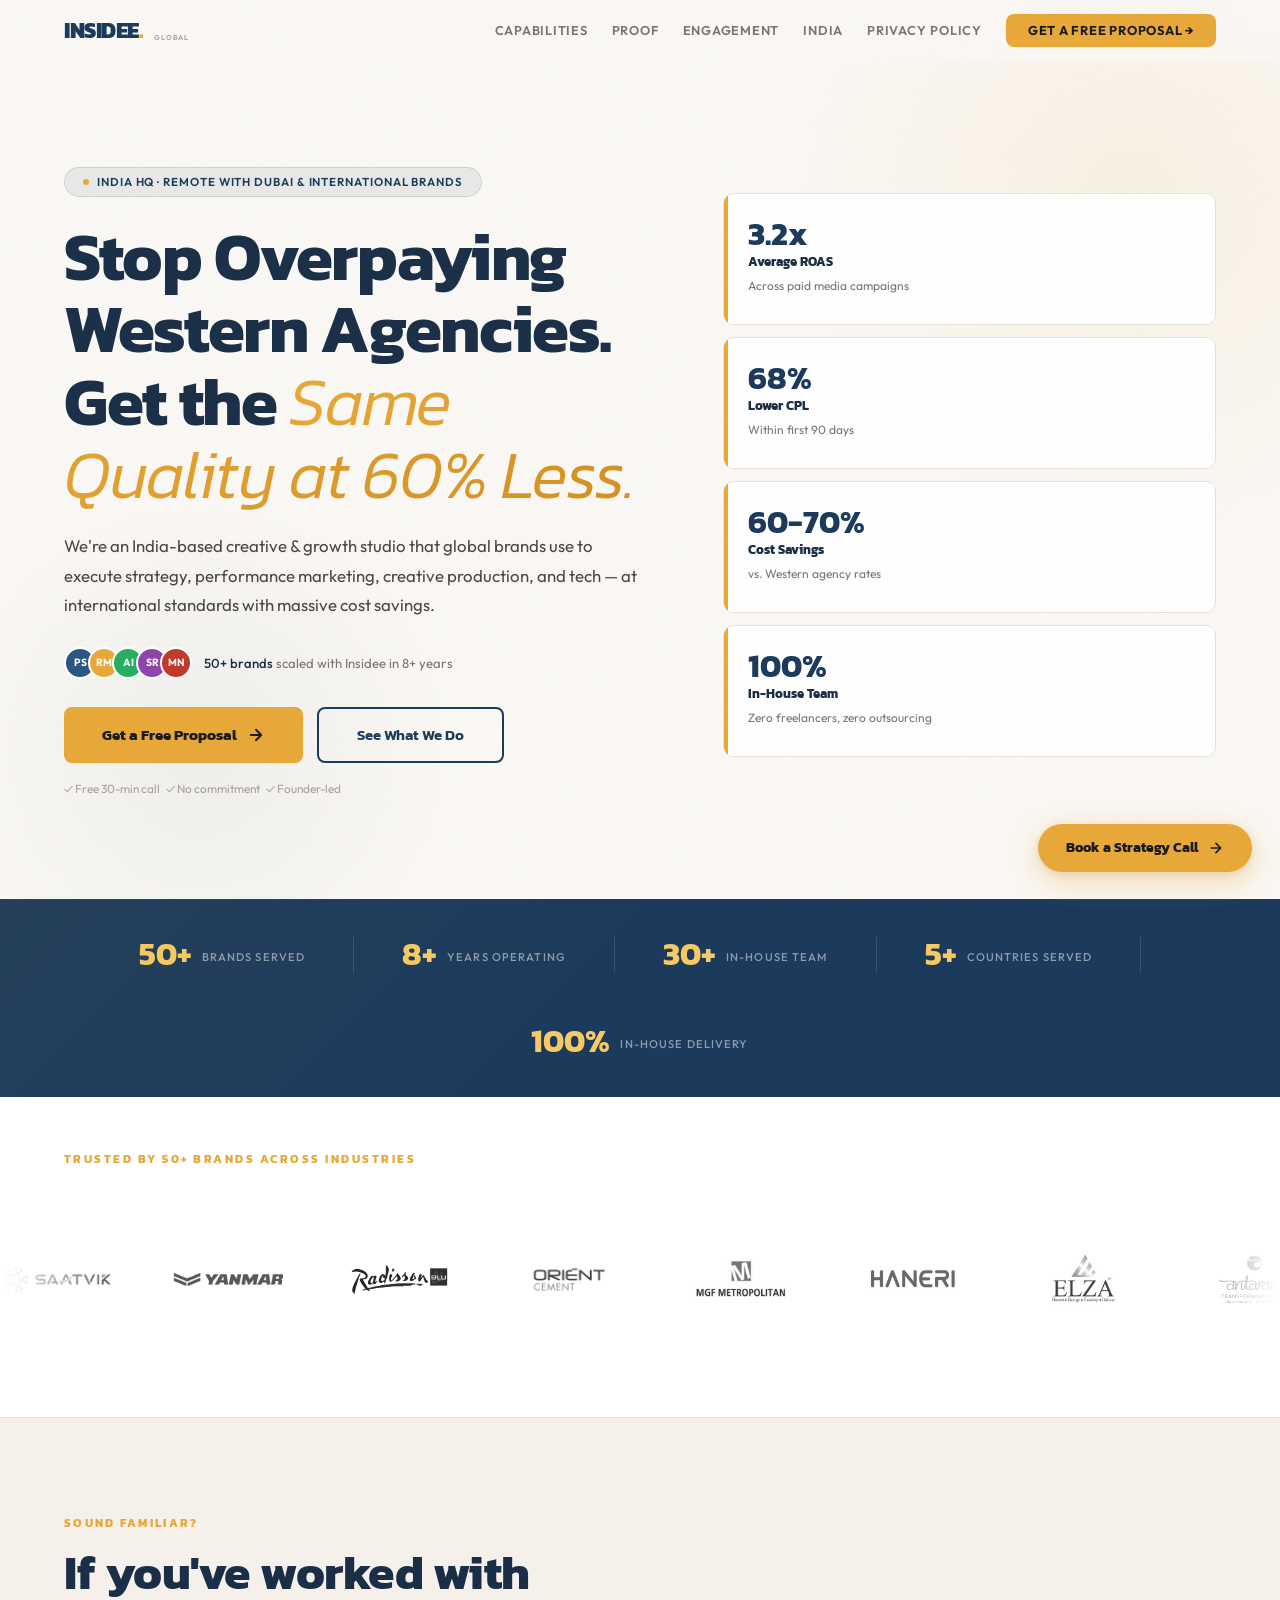
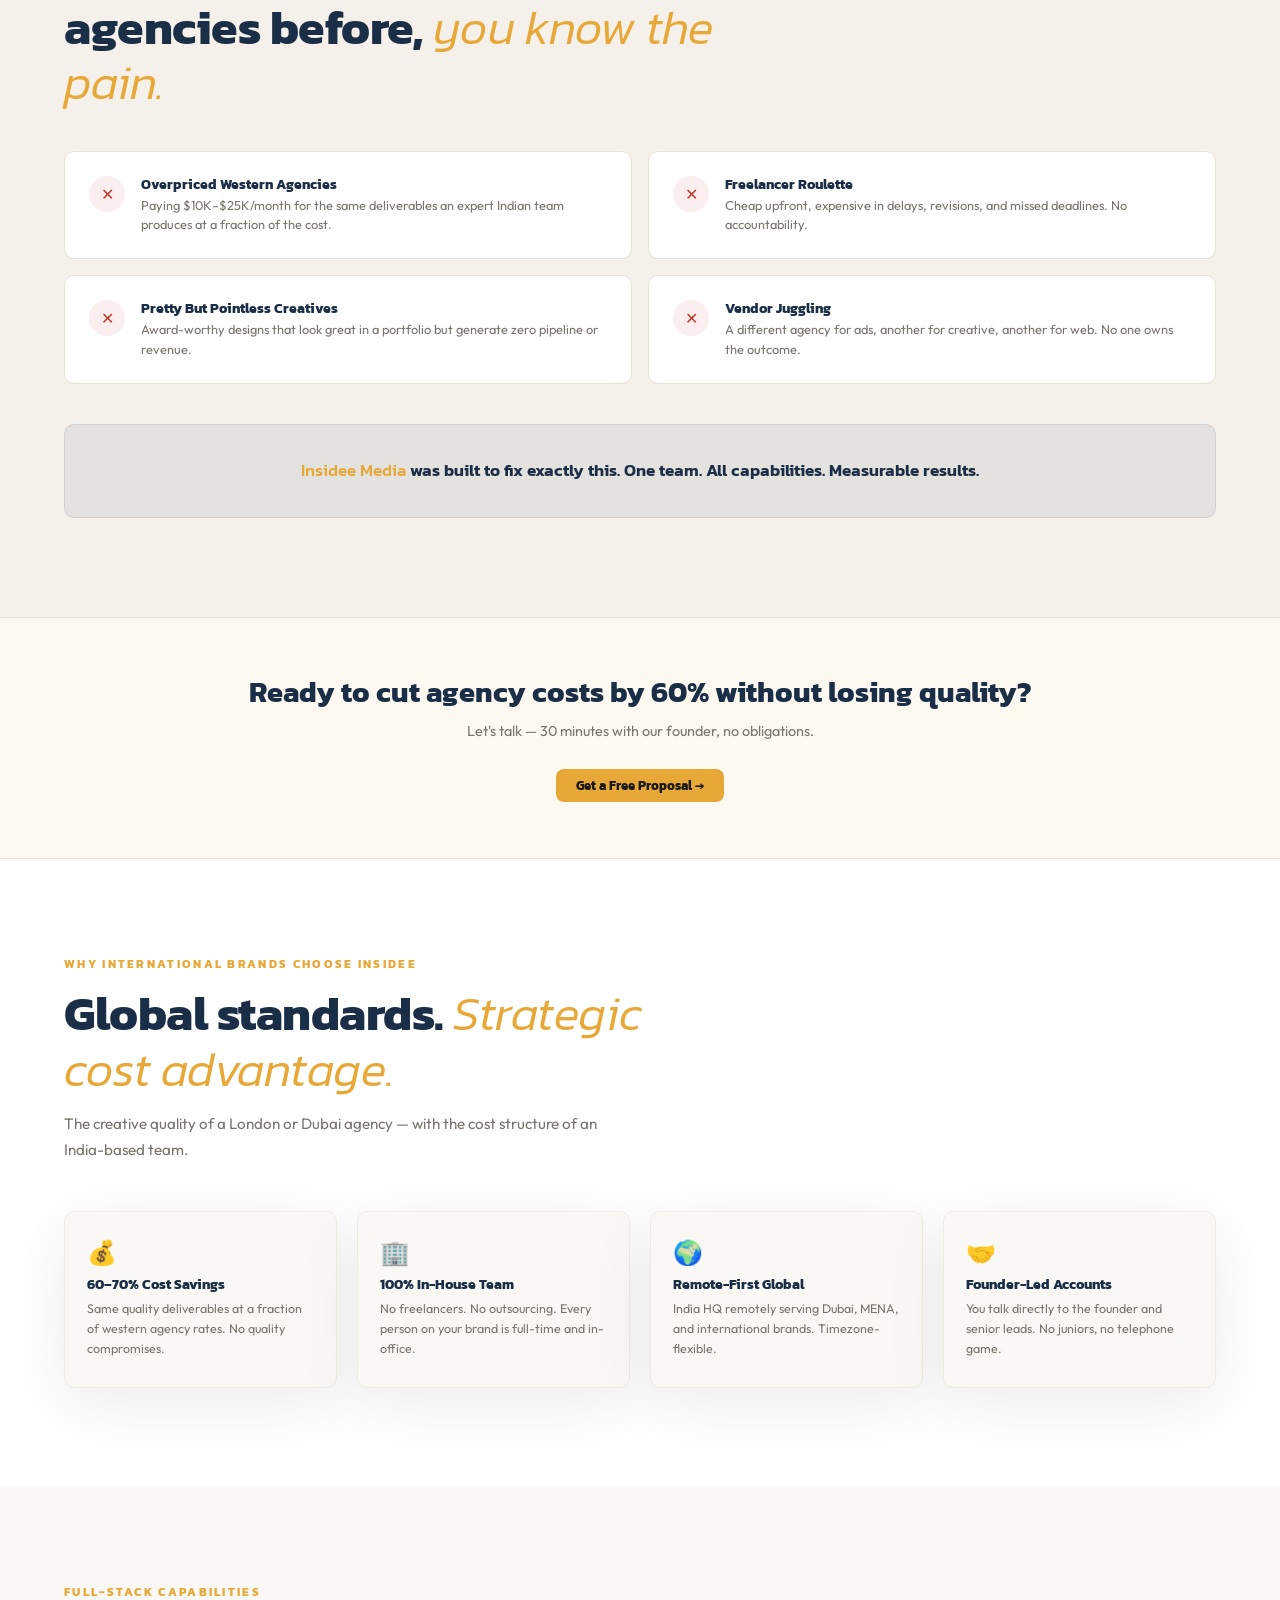
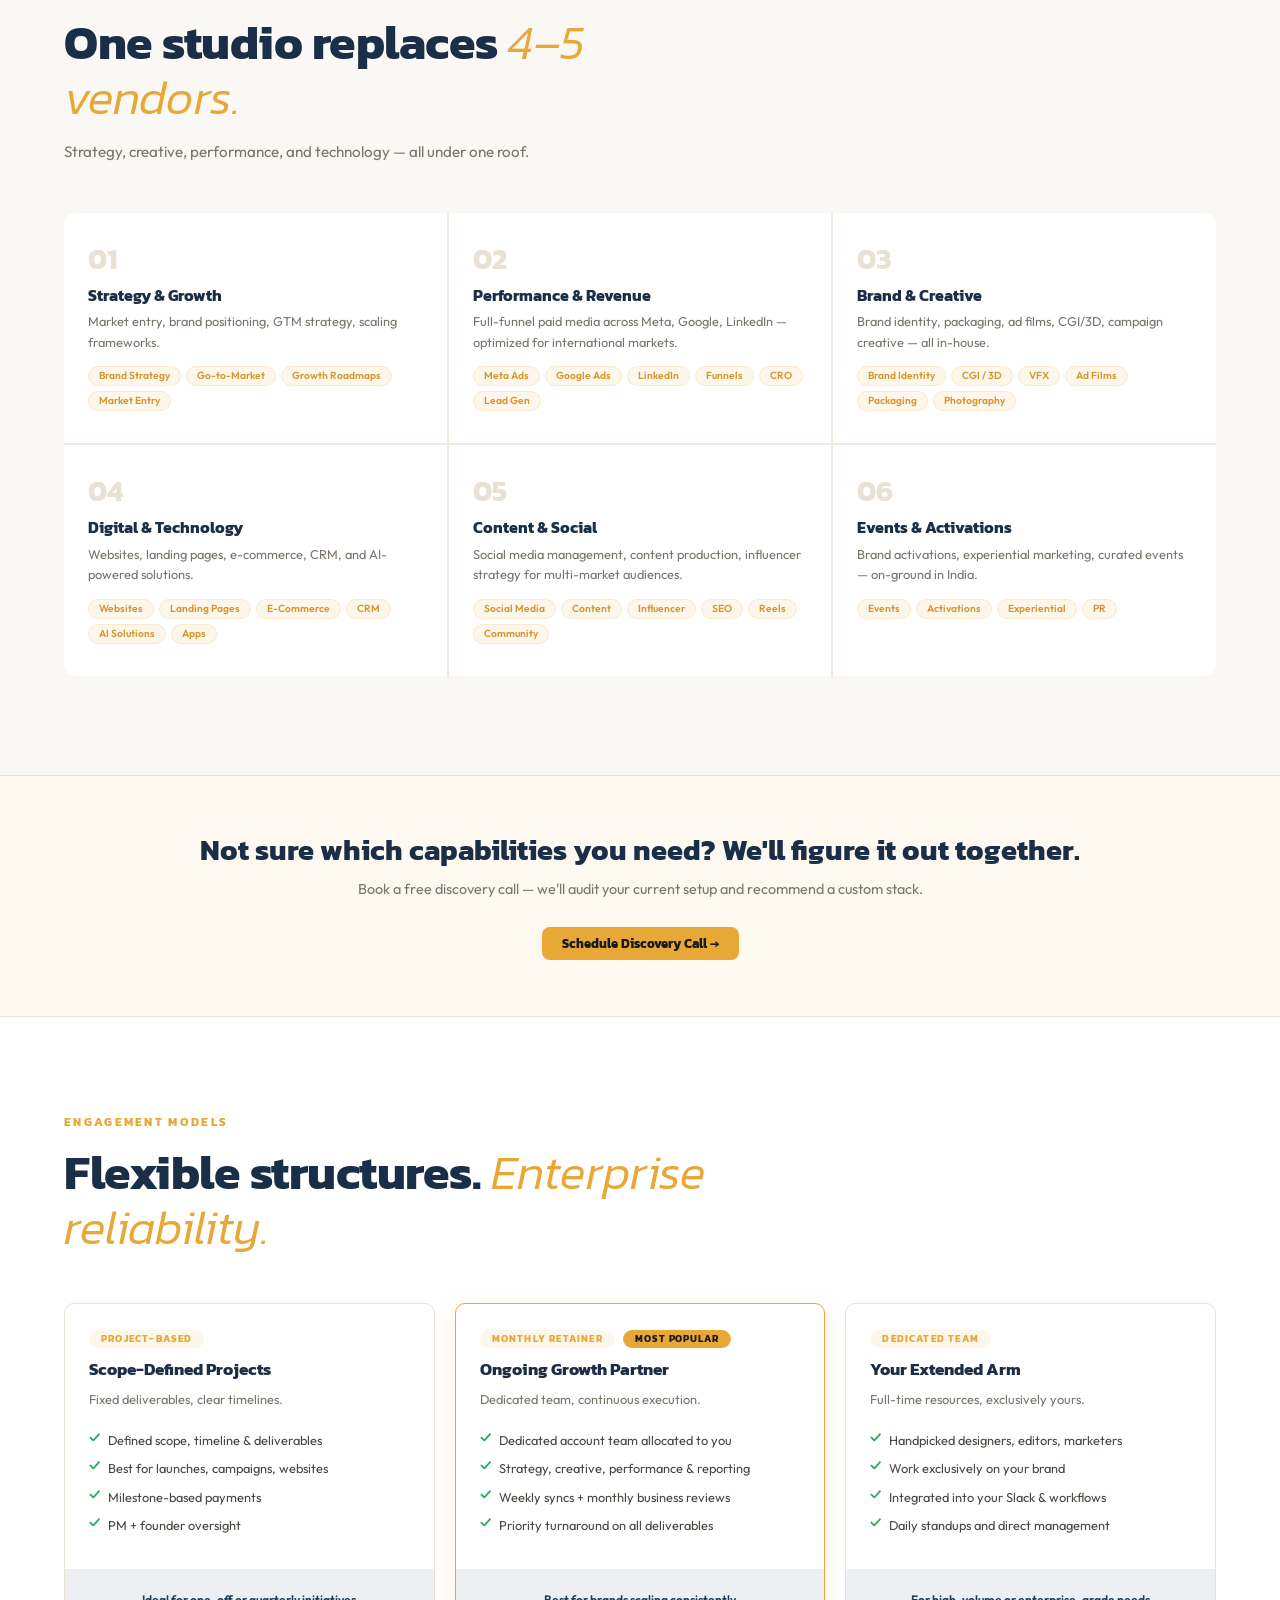
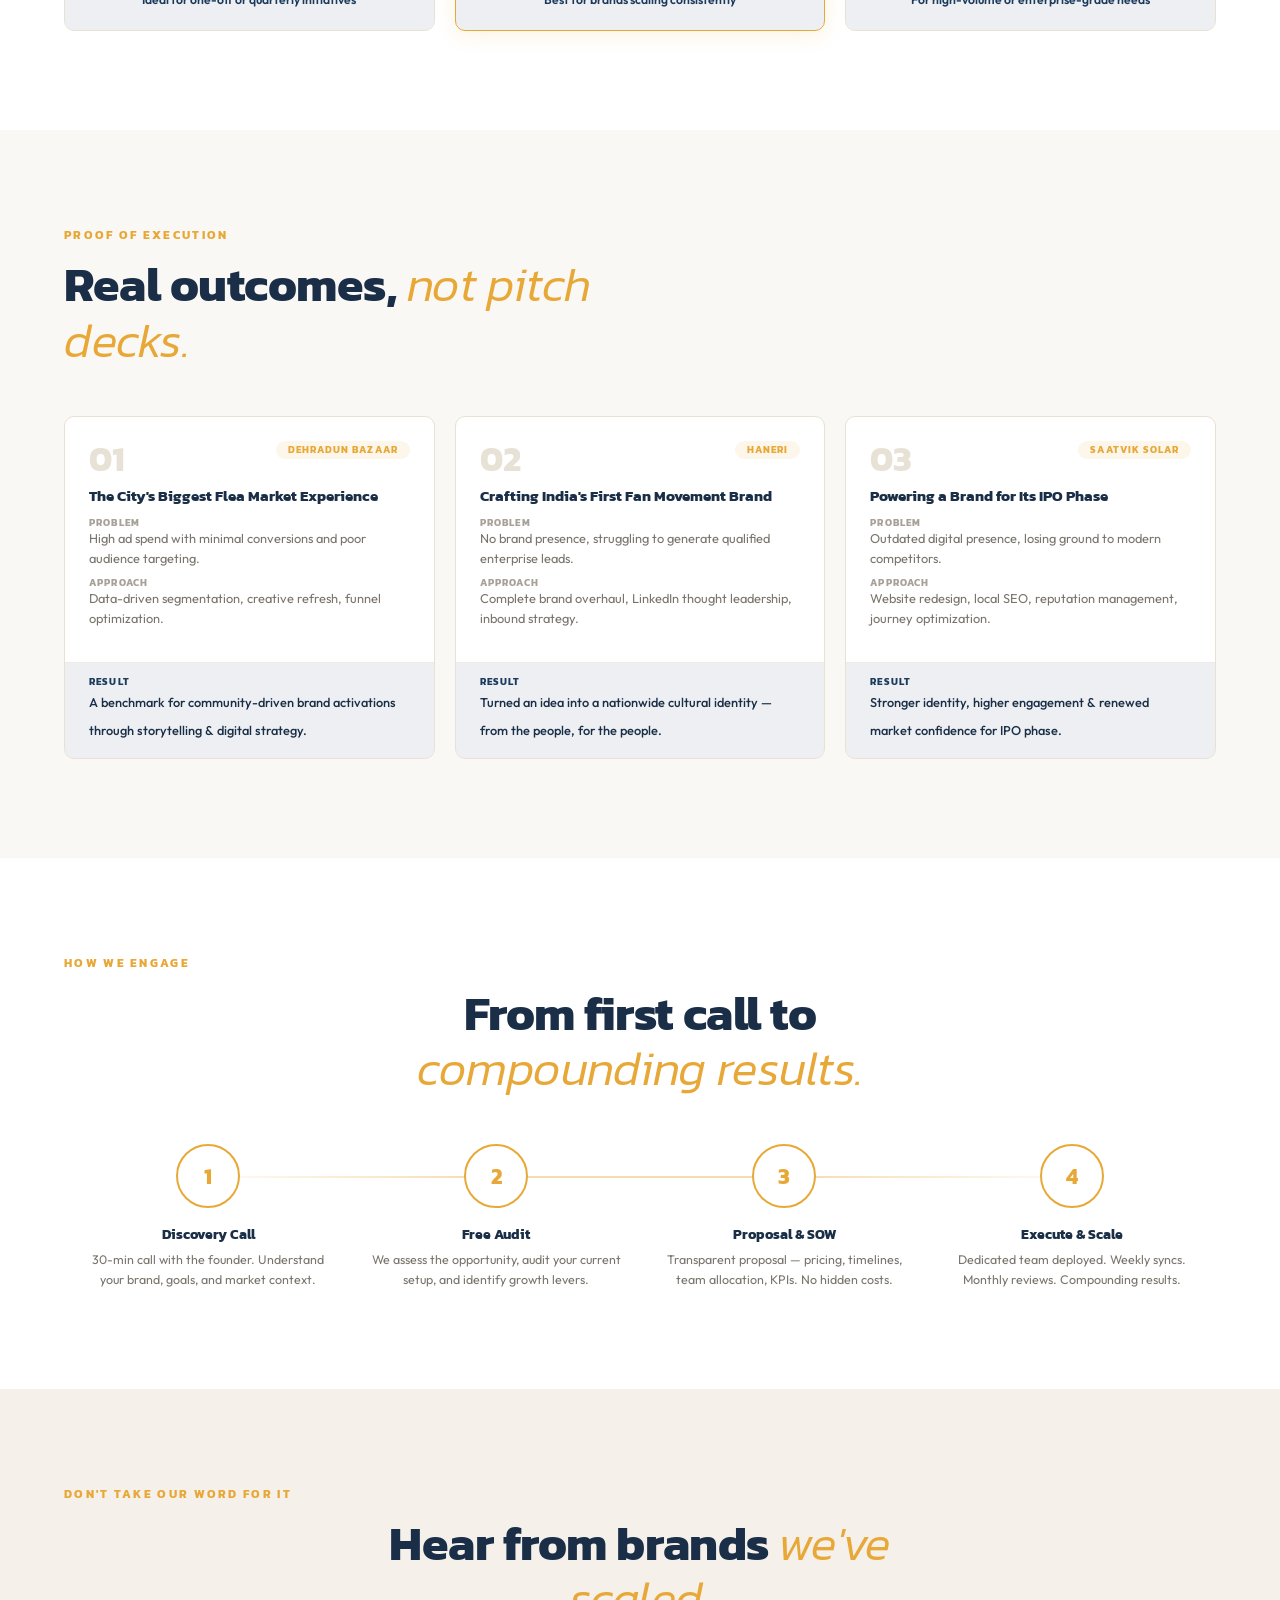
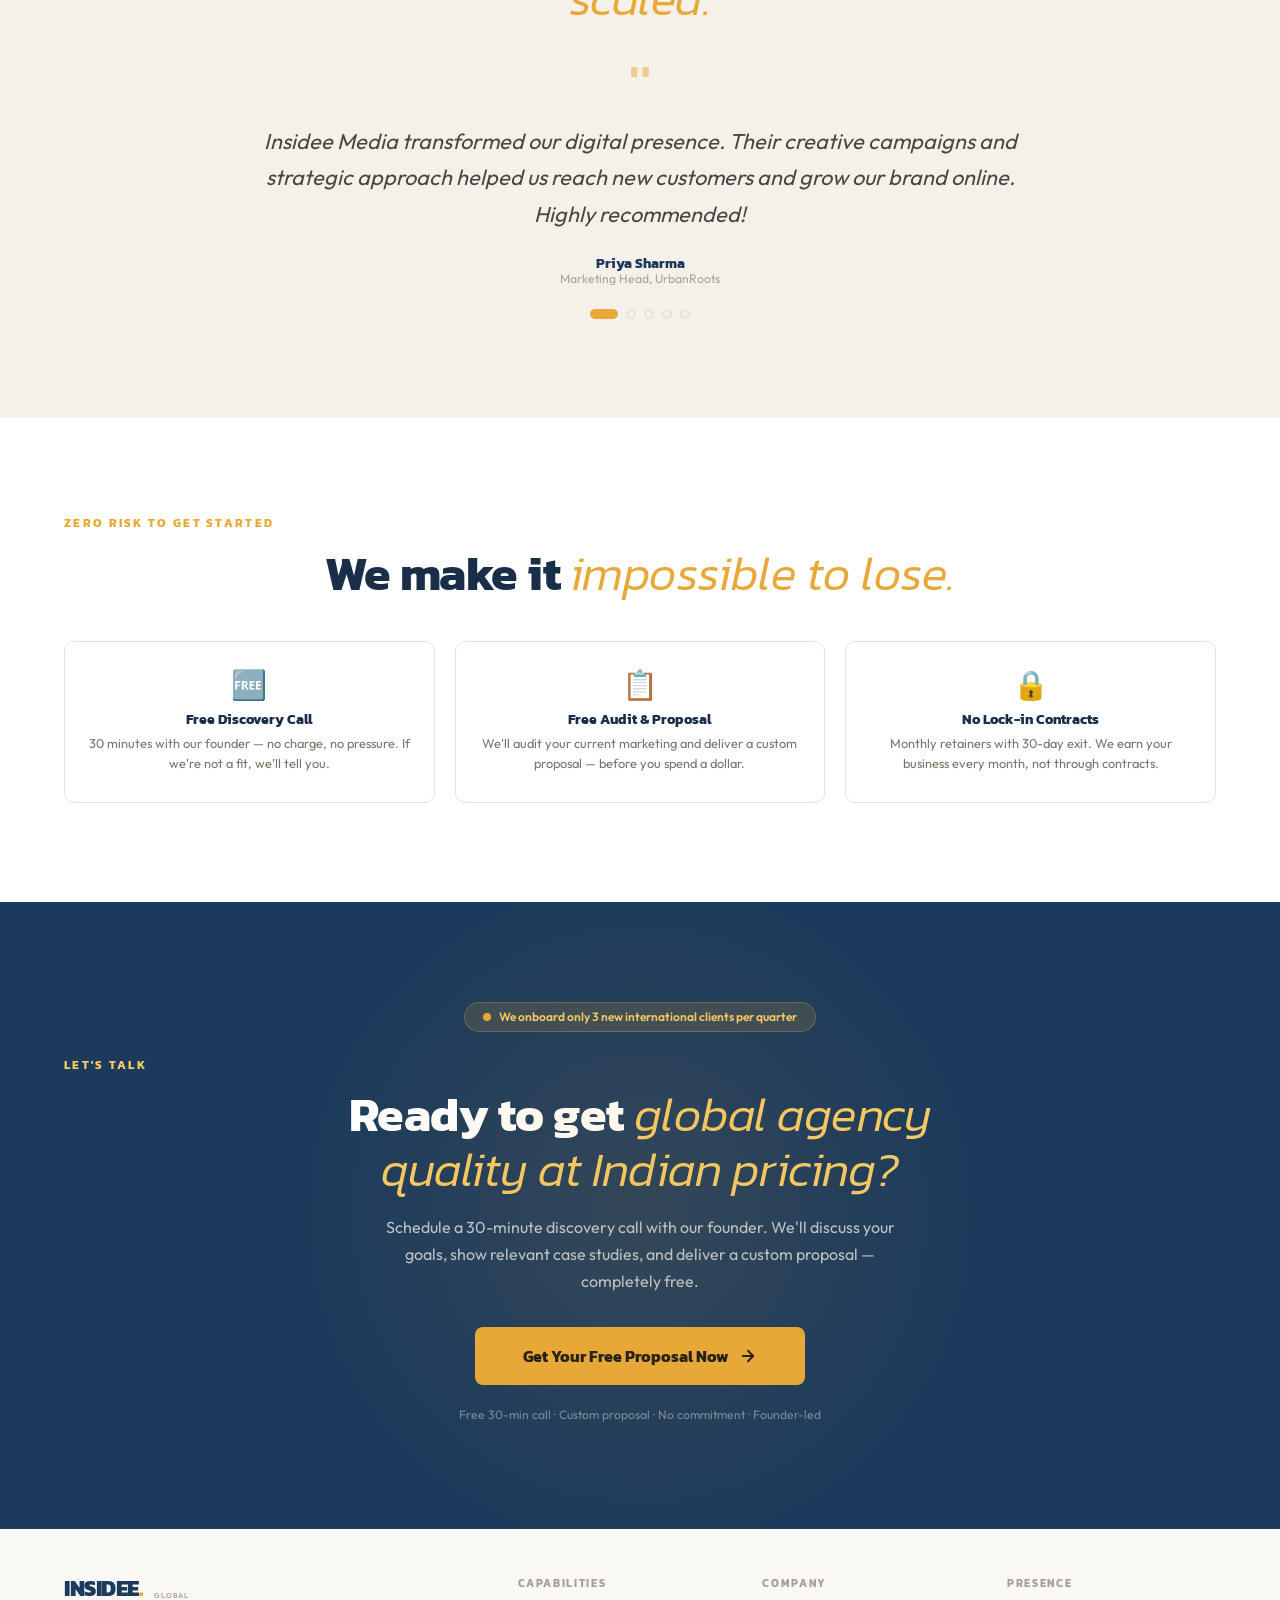
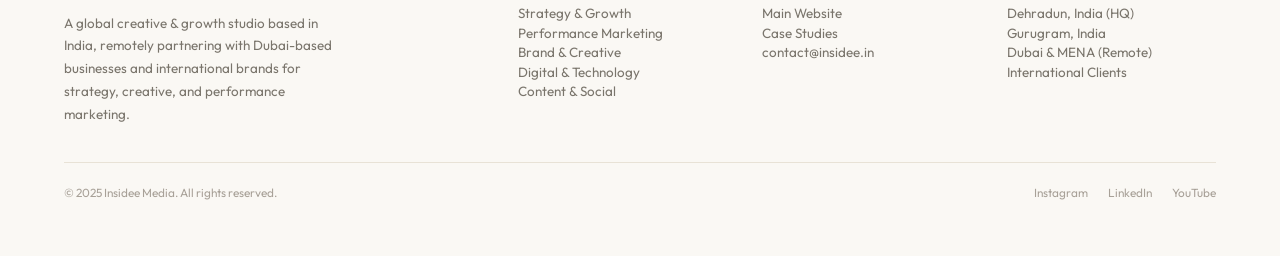
<file: insidee-media-international_2.html>
<!DOCTYPE html>
<html lang="en">
<head>
<meta charset="UTF-8">
<meta http-equiv="X-UA-Compatible" content="IE=edge">
<meta name="viewport" content="width=device-width, initial-scale=1.0">
<meta name="description" content="Insidee Media — Your Global Creative & Growth Partner">
<title>Insidee Media — Your Global Creative & Growth Partner</title>

<!-- Meta Pixel Code -->
<script>
!function(f,b,e,v,n,t,s)
{if(f.fbq)return;n=f.fbq=function(){n.callMethod?
n.callMethod.apply(n,arguments):n.queue.push(arguments)};
if(!f._fbq)f._fbq=n;n.push=n;n.loaded=!0;n.version='2.0';
n.queue=[];t=b.createElement(e);t.async=!0;
t.src=v;s=b.getElementsByTagName(e)[0];
s.parentNode.insertBefore(t,s)}(window, document,'script',
'https://connect.facebook.net/en_US/fbevents.js');
fbq('init', '4267478880206112');
fbq('track', 'PageView');
</script>
<noscript><img height="1" width="1" style="display:none"
src="https://www.facebook.com/tr?id=4267478880206112&ev=PageView&noscript=1"
/></noscript>
<!-- End Meta Pixel Code -->

<!-- Fav Icon -->
<link rel="icon" type="image/x-icon" href="assets/imgs/logo/favicon.png">

<!-- Google Fonts -->
<link rel="preconnect" href="https://fonts.googleapis.com">
<link href="https://fonts.googleapis.com/css2?family=Kanit:ital,wght@0,300;0,400;0,500;0,600;0,700;0,800;0,900;1,300;1,400&family=Outfit:wght@300;400;500;600;700&display=swap" rel="stylesheet">

<!-- Vendor CSS Files -->
<link rel="stylesheet" href="assets/vendor/bootstrap.min.css">
<link rel="stylesheet" href="assets/vendor/fontawesome.min.css">
<link rel="stylesheet" href="assets/vendor/swiper-bundle.min.css">
<link rel="stylesheet" href="assets/vendor/meanmenu.min.css">
<link rel="stylesheet" href="assets/vendor/magnific-popup.css">
<link rel="stylesheet" href="assets/vendor/animate.min.css">

<!-- Template Main CSS File -->
<link rel="stylesheet" href="assets/css/style.css?v=1.0">
<style>
:root{
--bg:#FAF8F4;--bg-warm:#F5F1EA;--surface:#FFFFFF;--surface-alt:#FDF9F0;
--border:#E8E2D6;--border-light:#F0EBE1;
--yellow:#E8A838;--yellow-light:#F5C963;--yellow-dim:rgba(232,168,56,0.10);--yellow-hover:#D4962E;
--blue:#1B3A5C;--blue-light:#2A5580;--blue-dim:rgba(27,58,92,0.08);--blue-text:#1A2F47;
--red:#C0392B;--green:#27AE60;
--text:#1A1A18;--text-secondary:#4A4640;--text-muted:#7A756C;--text-dim:#A8A198;
--font-display:'Kanit',sans-serif;--font-heading:'Kanit',sans-serif;--font-body:'Outfit',sans-serif;
--radius:10px;--shadow-sm:0 1px 3px rgba(0,0,0,0.04);--shadow-md:0 4px 20px rgba(0,0,0,0.06);--shadow-lg:0 12px 40px rgba(0,0,0,0.08);
}
*{margin:0;padding:0;box-sizing:border-box}
html{scroll-behavior:smooth;font-size:16px}
body{background:var(--bg);color:var(--text);font-family:var(--font-body);overflow-x:hidden;-webkit-font-smoothing:antialiased}
::selection{background:var(--yellow);color:var(--text)}
.container{max-width:1200px;margin:0 auto;padding:0 24px}
body::before{content:'';position:fixed;inset:0;background-image:url("data:image/svg+xml,%3Csvg viewBox='0 0 256 256' xmlns='http://www.w3.org/2000/svg'%3E%3Cfilter id='n'%3E%3CfeTurbulence type='fractalNoise' baseFrequency='0.85' numOctaves='4' stitchTiles='stitch'/%3E%3C/filter%3E%3Crect width='100%25' height='100%25' filter='url(%23n)' opacity='0.018'/%3E%3C/svg%3E");pointer-events:none;z-index:9999}

/* NAV */
nav{position:fixed;top:0;left:0;right:0;z-index:100;padding:14px 0;background:rgba(250,248,244,0.9);backdrop-filter:blur(24px);-webkit-backdrop-filter:blur(24px);border-bottom:1px solid transparent;transition:all 0.4s}
nav.scrolled{border-bottom-color:var(--border);box-shadow:var(--shadow-sm)}
nav .container{display:flex;align-items:center;justify-content:space-between}
.logo{font-family:var(--font-heading);font-weight:800;font-size:1.4rem;letter-spacing:-0.02em;color:var(--blue)}
.logo span{color:var(--yellow)}
.logo sub{font-size:0.45rem;font-weight:600;letter-spacing:0.12em;text-transform:uppercase;color:var(--text-dim);vertical-align:baseline;margin-left:6px;font-family:var(--font-body)}
.nav-links{display:flex;gap:24px;align-items:center}
.nav-links a{color:var(--text-muted);text-decoration:none;font-size:0.8rem;font-weight:600;letter-spacing:0.06em;text-transform:uppercase;transition:color 0.3s}
.nav-links a:hover{color:var(--blue)}
.nav-cta-link{background:var(--yellow)!important;color:var(--text)!important;padding:10px 22px!important;border-radius:8px;font-weight:700!important;transition:all 0.3s!important}
.nav-cta-link:hover{background:var(--yellow-hover)!important;color:#fff!important;transform:translateY(-1px)}
.mobile-toggle{display:none;background:none;border:none;cursor:pointer;padding:4px}
.mobile-toggle span{display:block;width:24px;height:2px;background:var(--blue);margin:5px 0;border-radius:2px;transition:all 0.3s}
.mobile-toggle.active span:nth-child(1){transform:translateY(7px) rotate(45deg)}
.mobile-toggle.active span:nth-child(2){opacity:0}
.mobile-toggle.active span:nth-child(3){transform:translateY(-7px) rotate(-45deg)}

/* FLOATING CTA */
.floating-cta{position:fixed;bottom:28px;right:28px;z-index:999;display:flex;align-items:center;gap:10px;padding:16px 28px;background:var(--yellow);color:var(--text);font-family:var(--font-heading);font-size:0.88rem;font-weight:700;border:none;border-radius:60px;cursor:pointer;text-decoration:none;box-shadow:0 8px 30px rgba(232,168,56,0.4),0 2px 8px rgba(0,0,0,0.1);transition:all 0.35s cubic-bezier(0.4,0,0.2,1);animation:floatPulse 3s ease-in-out infinite}
.floating-cta:hover{background:var(--yellow-hover);color:#fff;transform:translateY(-3px) scale(1.03);box-shadow:0 14px 44px rgba(232,168,56,0.5)}
.floating-cta svg{transition:transform 0.3s}
.floating-cta:hover svg{transform:translateX(3px)}
@keyframes floatPulse{0%,100%{box-shadow:0 8px 30px rgba(232,168,56,0.4),0 2px 8px rgba(0,0,0,0.1)}50%{box-shadow:0 8px 44px rgba(232,168,56,0.6),0 2px 8px rgba(0,0,0,0.1)}}

/* BUTTONS */
.btn-primary{display:inline-flex;align-items:center;gap:10px;padding:18px 38px;background:var(--yellow);color:var(--text);font-family:var(--font-heading);font-size:0.95rem;font-weight:700;border:none;border-radius:8px;cursor:pointer;text-decoration:none;transition:all 0.35s cubic-bezier(0.4,0,0.2,1)}
.btn-primary:hover{background:var(--yellow-hover);color:#fff;transform:translateY(-2px);box-shadow:0 10px 30px rgba(232,168,56,0.35)}
.btn-primary svg{transition:transform 0.3s}
.btn-primary:hover svg{transform:translateX(3px)}
.btn-secondary{display:inline-flex;align-items:center;gap:10px;padding:18px 38px;background:transparent;color:var(--blue);font-family:var(--font-heading);font-size:0.95rem;font-weight:600;border:2px solid var(--blue);border-radius:8px;cursor:pointer;text-decoration:none;transition:all 0.35s}
.btn-secondary:hover{background:var(--blue);color:#fff}
.btn-small{padding:10px 20px;font-size:0.82rem}

/* SECTIONS */
section{padding:100px 0}
.section-label{font-family:var(--font-heading);font-size:0.72rem;font-weight:700;letter-spacing:0.2em;text-transform:uppercase;color:var(--yellow);margin-bottom:16px}
.section-title{font-family:var(--font-display);font-size:clamp(1.9rem,3.8vw,3rem);line-height:1.15;font-weight:700;color:var(--blue-text);max-width:650px;letter-spacing:-0.01em}
.section-title em{font-style:italic;font-weight:300;color:var(--yellow)}
.section-desc{font-size:0.95rem;color:var(--text-muted);line-height:1.7;max-width:540px;margin-top:14px}

@keyframes fadeInUp{from{opacity:0;transform:translateY(30px)}to{opacity:1;transform:translateY(0)}}
@keyframes pulseDot{0%,100%{opacity:1}50%{opacity:0.3}}
.fade-in{opacity:0;transform:translateY(35px);transition:all 0.7s cubic-bezier(0.4,0,0.2,1)}
.fade-in.visible{opacity:1;transform:translateY(0)}

/* HERO */
.hero{min-height:100vh;display:flex;align-items:center;position:relative;padding:130px 0 80px;overflow:hidden}
.hero::before{content:'';position:absolute;top:-200px;right:-250px;width:800px;height:800px;background:radial-gradient(circle,rgba(232,168,56,0.10) 0%,transparent 60%);pointer-events:none}
.hero::after{content:'';position:absolute;bottom:-150px;left:-100px;width:600px;height:600px;background:radial-gradient(circle,rgba(27,58,92,0.05) 0%,transparent 60%);pointer-events:none}
.hero-content{position:relative;z-index:2;display:grid;grid-template-columns:1.1fr 0.9fr;gap:56px;align-items:center}
.hero-left{max-width:580px}
.hero-badge{display:inline-flex;align-items:center;gap:8px;padding:8px 18px;background:var(--blue-dim);border:1px solid rgba(27,58,92,0.12);border-radius:100px;font-size:0.72rem;font-weight:600;color:var(--blue);letter-spacing:0.08em;text-transform:uppercase;margin-bottom:24px;animation:fadeInUp 0.8s ease both}
.hero-badge::before{content:'';width:6px;height:6px;background:var(--yellow);border-radius:50%;animation:pulseDot 2s infinite}
.hero h1{font-family:var(--font-display);font-size:clamp(2.6rem,5.5vw,4.2rem);line-height:1.08;font-weight:700;color:var(--blue-text);letter-spacing:-0.02em;animation:fadeInUp 0.8s 0.1s ease both}
.hero h1 em{font-style:italic;font-weight:300;background:linear-gradient(135deg,var(--yellow),#D49020);-webkit-background-clip:text;-webkit-text-fill-color:transparent;background-clip:text}
.hero-sub{font-size:1.05rem;line-height:1.75;color:var(--text-secondary);margin:20px 0 28px;animation:fadeInUp 0.8s 0.2s ease both}
.hero-proof{display:flex;align-items:center;gap:12px;margin-bottom:28px;animation:fadeInUp 0.8s 0.25s ease both}
.hero-proof-avatars{display:flex}
.hero-proof-avatars span{width:32px;height:32px;border-radius:50%;border:2px solid var(--surface);margin-left:-8px;display:flex;align-items:center;justify-content:center;font-size:0.65rem;font-weight:700;color:#fff}
.hero-proof-avatars span:first-child{margin-left:0}
.hero-proof-text{font-size:0.82rem;color:var(--text-muted)}
.hero-proof-text strong{color:var(--blue-text)}
.hero-actions{display:flex;gap:14px;flex-wrap:wrap;animation:fadeInUp 0.8s 0.3s ease both}
.hero-cta-note{font-size:0.74rem;color:var(--text-dim);margin-top:12px;animation:fadeInUp 0.8s 0.35s ease both}

/* HERO RIGHT — RESULTS PREVIEW */
.hero-right{animation:fadeInUp 0.8s 0.4s ease both}
.results-preview{display:flex;flex-direction:column;gap:12px}
.rp-card{background:var(--surface);border:1px solid var(--border);border-radius:var(--radius);padding:24px;transition:all 0.3s;position:relative;overflow:hidden}
.rp-card:hover{border-color:var(--yellow);box-shadow:var(--shadow-md)}
.rp-card::before{content:'';position:absolute;left:0;top:0;bottom:0;width:4px;background:var(--yellow)}
.rp-metric{font-family:var(--font-display);font-size:2rem;font-weight:700;color:var(--blue);line-height:1}
.rp-card h4{font-family:var(--font-heading);font-size:0.82rem;font-weight:700;color:var(--blue-text);margin-top:4px}
.rp-card p{font-size:0.75rem;color:var(--text-muted);margin-top:2px}

/* TRUST BAR */
.trust-bar{padding:36px 0;background:var(--blue);color:#fff;position:relative;overflow:hidden}
.trust-bar::before{content:'';position:absolute;inset:0;background:linear-gradient(135deg,rgba(232,168,56,0.05) 0%,transparent 50%);pointer-events:none}
.trust-bar-inner{display:flex;justify-content:center;align-items:center;gap:48px;flex-wrap:wrap}
.trust-item{text-align:center}
.trust-item h3{font-family:var(--font-display);font-size:2rem;font-weight:700;color:var(--yellow-light)}
.trust-item p{font-size:0.7rem;letter-spacing:0.1em;text-transform:uppercase;color:rgba(255,255,255,0.5);margin-top:4px;font-weight:500}
.trust-divider{width:1px;height:36px;background:rgba(255,255,255,0.12)}

/* LOGOS — BIG & PROMINENT */
.clients-section{padding:56px 0;background:var(--surface);border-bottom:1px solid var(--border)}
.clients-section .section-label{text-align:center;margin-bottom:32px;font-size:0.78rem}
.logos-marquee{overflow:hidden;position:relative}
.logos-marquee::before,.logos-marquee::after{content:'';position:absolute;top:0;bottom:0;width:120px;z-index:2}
.logos-marquee::before{left:0;background:linear-gradient(90deg,var(--surface),transparent)}
.logos-marquee::after{right:0;background:linear-gradient(270deg,var(--surface),transparent)}
.logos-track{display:flex;align-items:center;animation:logosScroll 60s linear infinite;width:max-content;gap:56px;padding:24px 0}
.logos-track img{height:115px;max-width:300px;width:auto;object-fit:contain;opacity:0.85;filter:grayscale(100%);transition:all 0.4s}
.logos-track img:hover{opacity:1;filter:grayscale(0%);transform:scale(1.1)}
@keyframes logosScroll{to{transform:translateX(-50%)}}

/* PAIN POINTS */
.pain-section{background:var(--bg-warm)}
.pain-grid{display:grid;grid-template-columns:repeat(2,1fr);gap:16px;margin-top:40px}
.pain-card{padding:24px;background:var(--surface);border:1px solid var(--border);border-radius:var(--radius);display:flex;gap:16px;align-items:flex-start;transition:all 0.3s}
.pain-card:hover{border-color:var(--red);box-shadow:var(--shadow-md)}
.pain-x{width:36px;height:36px;border-radius:50%;background:rgba(192,57,43,0.08);display:flex;align-items:center;justify-content:center;font-size:1rem;flex-shrink:0;color:var(--red)}
.pain-card h4{font-family:var(--font-heading);font-size:0.88rem;font-weight:700;color:var(--blue-text);margin-bottom:3px}
.pain-card p{font-size:0.8rem;color:var(--text-muted);line-height:1.5}
.pain-fix{text-align:center;margin-top:40px;padding:32px;background:var(--blue-dim);border-radius:var(--radius);border:1px solid rgba(27,58,92,0.1)}
.pain-fix p{font-family:var(--font-heading);font-size:1.05rem;font-weight:600;color:var(--blue-text)}
.pain-fix strong{color:var(--yellow)}

/* MID CTA */
.mid-cta{background:var(--surface-alt);padding:56px 0;border-top:1px solid var(--border);border-bottom:1px solid var(--border);text-align:center}
.mid-cta h3{font-family:var(--font-display);font-size:clamp(1.4rem,2.5vw,1.8rem);font-weight:700;color:var(--blue-text);margin-bottom:8px}
.mid-cta p{color:var(--text-muted);font-size:0.9rem;margin-bottom:24px}

/* WHY US */
.why-section{background:var(--surface)}
.why-grid{display:grid;grid-template-columns:repeat(4,1fr);gap:20px;margin-top:48px}
.why-card{padding:28px 22px;background:var(--bg);border:1px solid var(--border-light);border-radius:var(--radius);transition:all 0.4s;position:relative;overflow:hidden}
.why-card::before{content:'';position:absolute;bottom:0;left:0;width:100%;height:3px;background:var(--yellow);transform:scaleX(0);transform-origin:left;transition:transform 0.4s}
.why-card:hover::before{transform:scaleX(1)}
.why-card:hover{box-shadow:var(--shadow-md);border-color:var(--yellow)}
.why-icon{font-size:1.5rem;margin-bottom:12px}
.why-card h3{font-family:var(--font-heading);font-size:0.9rem;font-weight:700;color:var(--blue-text);margin-bottom:6px}
.why-card p{font-size:0.78rem;line-height:1.6;color:var(--text-muted)}

/* CAPABILITIES */
.cap-grid{display:grid;grid-template-columns:repeat(3,1fr);gap:2px;margin-top:48px;background:var(--border-light);border-radius:var(--radius);overflow:hidden}
.cap-card{background:var(--surface);padding:32px 24px;transition:all 0.4s;position:relative}
.cap-card::after{content:'';position:absolute;top:0;left:0;width:0;height:3px;background:linear-gradient(90deg,var(--yellow),var(--blue));transition:width 0.5s}
.cap-card:hover::after{width:100%}
.cap-card:hover{background:var(--surface-alt)}
.cap-num{font-family:var(--font-display);font-size:1.8rem;color:var(--border);font-weight:700;margin-bottom:12px;transition:color 0.3s}
.cap-card:hover .cap-num{color:var(--yellow-dim)}
.cap-card h3{font-family:var(--font-heading);font-size:1rem;font-weight:700;color:var(--blue-text);margin-bottom:6px}
.cap-card p{font-size:0.8rem;line-height:1.6;color:var(--text-muted);margin-bottom:14px}
.cap-tags{display:flex;flex-wrap:wrap;gap:5px}
.cap-tags span{padding:4px 10px;background:var(--yellow-dim);border:1px solid rgba(232,168,56,0.15);border-radius:100px;font-size:0.64rem;color:var(--yellow-hover);font-weight:600}

/* ENGAGEMENT MODELS */
.models-grid{display:grid;grid-template-columns:repeat(3,1fr);gap:20px;margin-top:48px}
.model-card{border:1px solid var(--border);border-radius:var(--radius);overflow:hidden;transition:all 0.4s;background:var(--surface)}
.model-card:hover{transform:translateY(-4px);box-shadow:var(--shadow-lg);border-color:var(--yellow)}
.model-card.popular{border-color:var(--yellow);box-shadow:0 4px 20px rgba(232,168,56,0.15)}
.model-header{padding:24px 24px 0}
.model-tag{font-family:var(--font-heading);font-size:0.62rem;font-weight:700;letter-spacing:0.12em;text-transform:uppercase;color:var(--yellow);background:var(--yellow-dim);padding:4px 12px;border-radius:100px;display:inline-block;margin-bottom:12px}
.popular-badge{background:var(--yellow);color:var(--text);padding:4px 12px;border-radius:100px;font-family:var(--font-heading);font-size:0.6rem;font-weight:700;letter-spacing:0.1em;text-transform:uppercase;display:inline-block;margin-left:8px}
.model-card h3{font-family:var(--font-heading);font-size:1.05rem;font-weight:700;color:var(--blue-text);margin-bottom:4px}
.model-sub{font-size:0.8rem;color:var(--text-muted)}
.model-body{padding:18px 24px 24px}
.model-feature{display:flex;align-items:flex-start;gap:8px;margin-bottom:10px}
.model-feature .ck{color:var(--green);font-weight:700;font-size:0.85rem;flex-shrink:0}
.model-feature p{font-size:0.8rem;color:var(--text-secondary);line-height:1.45}
.model-footer{padding:16px 24px;border-top:1px solid var(--border-light);background:var(--blue-dim);text-align:center}
.model-footer p{font-size:0.76rem;color:var(--blue);font-weight:600}

/* CASE STUDIES */
.case-grid{display:grid;grid-template-columns:repeat(3,1fr);gap:20px;margin-top:48px}
.case-card{background:var(--surface);border:1px solid var(--border);border-radius:var(--radius);overflow:hidden;transition:all 0.4s}
.case-card:hover{transform:translateY(-4px);box-shadow:var(--shadow-lg);border-color:var(--yellow)}
.case-header{padding:24px 24px 0;display:flex;justify-content:space-between;align-items:flex-start}
.case-num{font-family:var(--font-display);font-size:2.2rem;font-weight:700;color:var(--border);line-height:1}
.case-brand{font-family:var(--font-heading);font-size:0.65rem;font-weight:700;letter-spacing:0.1em;text-transform:uppercase;color:var(--yellow);background:var(--yellow-dim);padding:4px 12px;border-radius:100px}
.case-body{padding:10px 24px 24px}
.case-body h3{font-family:var(--font-heading);font-size:0.95rem;font-weight:700;color:var(--blue-text);margin-bottom:12px;line-height:1.3}
.case-detail{margin-bottom:10px}
.case-label{font-family:var(--font-heading);font-size:0.6rem;font-weight:700;letter-spacing:0.12em;text-transform:uppercase;color:var(--text-dim);margin-bottom:2px}
.case-detail p{font-size:0.8rem;line-height:1.5;color:var(--text-muted)}
.case-result{padding:14px 24px;background:var(--blue-dim);border-top:1px solid var(--border-light)}
.case-result .case-label{color:var(--blue)}
.case-result p{color:var(--blue-text);font-weight:500;font-size:0.8rem}

/* PROCESS */
.process-steps{display:grid;grid-template-columns:repeat(4,1fr);gap:0;margin-top:48px;position:relative}
.process-steps::before{content:'';position:absolute;top:32px;left:10%;right:10%;height:2px;background:linear-gradient(90deg,transparent,var(--yellow),var(--yellow),transparent);opacity:0.4}
.step{text-align:center;padding:0 16px;position:relative}
.step-num{width:64px;height:64px;border-radius:50%;border:2px solid var(--yellow);background:var(--surface);display:flex;align-items:center;justify-content:center;font-family:var(--font-display);font-size:1.4rem;font-weight:700;color:var(--yellow);margin:0 auto 18px;position:relative;z-index:2;transition:all 0.3s}
.step:hover .step-num{background:var(--yellow);color:#fff}
.step h3{font-family:var(--font-heading);font-size:0.9rem;font-weight:700;margin-bottom:6px;color:var(--blue-text)}
.step p{font-size:0.78rem;line-height:1.6;color:var(--text-muted)}

/* TESTIMONIALS */
.testimonials{padding:100px 0;background:var(--bg-warm)}
.t-slider{max-width:760px;margin:40px auto 0;overflow:hidden}
.t-slide{display:none;text-align:center;animation:fadeIn 0.5s}
.t-slide.active{display:block}
@keyframes fadeIn{from{opacity:0}to{opacity:1}}
.t-slide .qm{font-family:var(--font-display);font-size:4.5rem;color:var(--yellow);line-height:0.5;margin-bottom:20px;opacity:0.5}
.t-slide blockquote{font-size:clamp(1.05rem,1.8vw,1.35rem);line-height:1.7;font-style:italic;color:var(--text-secondary);margin-bottom:24px}
.t-slide .ta{font-family:var(--font-heading);font-size:0.85rem;font-weight:700;color:var(--blue)}
.t-slide .tr{font-size:0.76rem;color:var(--text-dim);margin-top:3px}
.t-dots{display:flex;justify-content:center;gap:8px;margin-top:24px}
.t-dots button{width:10px;height:10px;border-radius:50%;border:2px solid var(--border);background:transparent;cursor:pointer;transition:all 0.3s;padding:0}
.t-dots button.active{background:var(--yellow);border-color:var(--yellow);width:28px;border-radius:20px}

/* RISK REVERSAL */
.risk-section{background:var(--surface);text-align:center}
.risk-grid{display:grid;grid-template-columns:repeat(3,1fr);gap:20px;margin-top:40px}
.risk-card{padding:28px 20px;border:1px solid var(--border);border-radius:var(--radius)}
.risk-icon{font-size:1.8rem;margin-bottom:12px}
.risk-card h4{font-family:var(--font-heading);font-size:0.88rem;font-weight:700;color:var(--blue-text);margin-bottom:6px}
.risk-card p{font-size:0.8rem;color:var(--text-muted);line-height:1.55}

/* FINAL CTA */
.final-cta{padding:100px 0;background:var(--blue);color:#fff;text-align:center;position:relative;overflow:hidden}
.final-cta::before{content:'';position:absolute;top:50%;left:50%;transform:translate(-50%,-50%);width:1000px;height:1000px;background:radial-gradient(circle,rgba(232,168,56,0.12) 0%,transparent 50%);pointer-events:none}
.final-cta .section-label{color:var(--yellow-light)}
.final-cta .section-title{max-width:700px;margin:0 auto 16px;color:#fff}
.final-cta .section-title em{color:var(--yellow-light)}
.final-cta-sub{color:rgba(255,255,255,0.7);font-size:1rem;margin-bottom:32px;max-width:520px;margin-left:auto;margin-right:auto;line-height:1.7}
.final-cta .btn-primary{background:var(--yellow);color:var(--text);padding:20px 48px;font-size:1rem}
.final-cta .btn-primary:hover{background:var(--yellow-light)}
.final-cta-note{color:rgba(255,255,255,0.4);font-size:0.76rem;margin-top:16px}
.urgency-bar{display:inline-flex;align-items:center;gap:8px;background:rgba(232,168,56,0.15);border:1px solid rgba(232,168,56,0.3);border-radius:100px;padding:8px 18px;font-size:0.75rem;font-weight:600;color:var(--yellow-light);margin-bottom:28px}
.urgency-bar::before{content:'';width:8px;height:8px;background:var(--yellow);border-radius:50%;animation:pulseDot 1.5s infinite}

/* FOOTER */
footer{border-top:1px solid var(--border);padding:48px 0 32px;background:var(--bg)}
.footer-grid{display:grid;grid-template-columns:2fr 1fr 1fr 1fr;gap:36px;margin-bottom:36px}
.footer-brand p{color:var(--text-muted);font-size:0.84rem;line-height:1.7;margin-top:12px;max-width:280px}
.footer-col h4{font-family:var(--font-heading);font-size:0.68rem;font-weight:700;letter-spacing:0.15em;text-transform:uppercase;color:var(--text-dim);margin-bottom:14px}
.footer-col a{display:block;color:var(--text-muted);text-decoration:none;font-size:0.84rem;padding:3px 0;transition:color 0.3s}
.footer-col a:hover{color:var(--blue)}
.footer-bottom{display:flex;justify-content:space-between;align-items:center;padding-top:24px;border-top:1px solid var(--border);font-size:0.74rem;color:var(--text-dim)}
.footer-social{display:flex;gap:20px}
.footer-social a{color:var(--text-dim);text-decoration:none}
.footer-social a:hover{color:var(--blue)}

@media(max-width:1024px){.hero-content{grid-template-columns:1fr}.hero-right{margin-top:32px}.results-preview{display:grid;grid-template-columns:repeat(2,1fr);gap:12px}}
@media(max-width:900px){.nav-links{display:none;flex-direction:column;position:absolute;top:100%;left:0;right:0;background:var(--surface);padding:24px;border-bottom:1px solid var(--border);box-shadow:var(--shadow-md)}.nav-links.active{display:flex}.mobile-toggle{display:block}.why-grid{grid-template-columns:1fr 1fr}.cap-grid{grid-template-columns:1fr}.models-grid,.case-grid,.risk-grid{grid-template-columns:1fr}.process-steps{grid-template-columns:1fr 1fr;gap:32px}.process-steps::before{display:none}.footer-grid{grid-template-columns:1fr 1fr}.floating-cta{bottom:20px;right:16px;padding:14px 22px;font-size:0.82rem}.pain-grid{grid-template-columns:1fr}.trust-bar-inner{gap:28px}}
@media(max-width:600px){.hero-actions{flex-direction:column}.btn-primary,.btn-secondary{width:100%;justify-content:center}.why-grid,.process-steps{grid-template-columns:1fr}.footer-grid{grid-template-columns:1fr}.footer-bottom{flex-direction:column;gap:12px;text-align:center}.trust-bar-inner{flex-direction:column;gap:16px}.trust-divider{width:40px;height:1px}.results-preview{grid-template-columns:1fr}.logos-track img{height:85px;max-width:220px}.logos-track{gap:40px}}
</style>
</head>
<body>

<!-- NAV -->
<nav id="nav"><div class="container">
  <div class="logo">INSIDEE<span>.</span> <sub>GLOBAL</sub></div>
  <div class="nav-links">
    <a href="#capabilities">Capabilities</a>
    <a href="#proof">Proof</a>
    <a href="#models">Engagement</a>
    <a href="india/index.html">India</a>
    <a href="privacy-policy.html">Privacy Policy</a>
    <a href="https://tally.so/r/VLPaKN" target="_blank" class="nav-cta-link">Get a Free Proposal →</a>
  </div>
  <button class="mobile-toggle" aria-label="Menu"><span></span><span></span><span></span></button>
</div></nav>

<!-- FLOATING CTA -->
<a href="https://tally.so/r/VLPaKN" target="_blank" class="floating-cta">Book a Strategy Call <svg width="16" height="16" viewBox="0 0 24 24" fill="none" stroke="currentColor" stroke-width="2.5" stroke-linecap="round" stroke-linejoin="round"><path d="M5 12h14M12 5l7 7-7 7"/></svg></a>

<!-- HERO -->
<section class="hero">
<div class="container hero-content">
  <div class="hero-left">
    <div class="hero-badge">India HQ · Remote with Dubai & International Brands</div>
    <h1>Stop Overpaying Western Agencies. Get the <em>Same Quality at 60% Less.</em></h1>
    <p class="hero-sub">We're an India-based creative & growth studio that global brands use to execute strategy, performance marketing, creative production, and tech — at international standards with massive cost savings.</p>
    <div class="hero-proof">
      <div class="hero-proof-avatars">
        <span style="background:#2A5580">PS</span>
        <span style="background:#E8A838">RM</span>
        <span style="background:#27AE60">AI</span>
        <span style="background:#8E44AD">SR</span>
        <span style="background:#C0392B">MN</span>
      </div>
      <div class="hero-proof-text"><strong>50+ brands</strong> scaled with Insidee in 8+ years</div>
    </div>
    <div class="hero-actions">
      <a href="https://tally.so/r/VLPaKN" target="_blank" class="btn-primary">Get a Free Proposal <svg width="18" height="18" viewBox="0 0 24 24" fill="none" stroke="currentColor" stroke-width="2.5" stroke-linecap="round" stroke-linejoin="round"><path d="M5 12h14M12 5l7 7-7 7"/></svg></a>
      <a href="#capabilities" class="btn-secondary">See What We Do</a>
    </div>
    <p class="hero-cta-note">✓ Free 30-min call &nbsp; ✓ No commitment &nbsp; ✓ Founder-led</p>
  </div>
  <div class="hero-right">
    <div class="results-preview">
      <div class="rp-card"><div class="rp-metric">3.2x</div><h4>Average ROAS</h4><p>Across paid media campaigns</p></div>
      <div class="rp-card"><div class="rp-metric">68%</div><h4>Lower CPL</h4><p>Within first 90 days</p></div>
      <div class="rp-card"><div class="rp-metric">60-70%</div><h4>Cost Savings</h4><p>vs. Western agency rates</p></div>
      <div class="rp-card"><div class="rp-metric">100%</div><h4>In-House Team</h4><p>Zero freelancers, zero outsourcing</p></div>
    </div>
  </div>
</div>
</section>

<!-- TRUST BAR -->
<div class="trust-bar"><div class="container"><div class="trust-bar-inner">
  <div class="trust-item"><h3>50+</h3><p>Brands Served</p></div><div class="trust-divider"></div>
  <div class="trust-item"><h3>8+</h3><p>Years Operating</p></div><div class="trust-divider"></div>
  <div class="trust-item"><h3>30+</h3><p>In-House Team</p></div><div class="trust-divider"></div>
  <div class="trust-item"><h3>5+</h3><p>Countries Served</p></div><div class="trust-divider"></div>
  <div class="trust-item"><h3>100%</h3><p>In-House Delivery</p></div>
</div></div></div>

<!-- CLIENT LOGOS — BIG -->
<div class="clients-section">
  <div class="container"><div class="section-label">Trusted by 50+ Brands Across Industries</div></div>
  <div class="logos-marquee"><div class="logos-track" id="logosTrack"></div></div>
</div>

<!-- PAIN POINTS — AGITATE -->
<section class="pain-section">
<div class="container">
  <div class="section-label fade-in">Sound Familiar?</div>
  <h2 class="section-title fade-in">If you've worked with agencies before, <em>you know the pain.</em></h2>
  <div class="pain-grid">
    <div class="pain-card fade-in"><div class="pain-x">✕</div><div><h4>Overpriced Western Agencies</h4><p>Paying $10K–$25K/month for the same deliverables an expert Indian team produces at a fraction of the cost.</p></div></div>
    <div class="pain-card fade-in"><div class="pain-x">✕</div><div><h4>Freelancer Roulette</h4><p>Cheap upfront, expensive in delays, revisions, and missed deadlines. No accountability.</p></div></div>
    <div class="pain-card fade-in"><div class="pain-x">✕</div><div><h4>Pretty But Pointless Creatives</h4><p>Award-worthy designs that look great in a portfolio but generate zero pipeline or revenue.</p></div></div>
    <div class="pain-card fade-in"><div class="pain-x">✕</div><div><h4>Vendor Juggling</h4><p>A different agency for ads, another for creative, another for web. No one owns the outcome.</p></div></div>
  </div>
  <div class="pain-fix fade-in"><p><strong>Insidee Media</strong> was built to fix exactly this. One team. All capabilities. Measurable results.</p></div>
</div>
</section>

<!-- MID CTA #1 -->
<div class="mid-cta">
<div class="container">
  <h3>Ready to cut agency costs by 60% without losing quality?</h3>
  <p>Let's talk — 30 minutes with our founder, no obligations.</p>
  <a href="https://tally.so/r/VLPaKN" target="_blank" class="btn-primary btn-small">Get a Free Proposal →</a>
</div>
</div>

<!-- WHY US -->
<section class="why-section" id="why">
<div class="container">
  <div class="section-label fade-in">Why International Brands Choose Insidee</div>
  <h2 class="section-title fade-in">Global standards. <em>Strategic cost advantage.</em></h2>
  <p class="section-desc fade-in">The creative quality of a London or Dubai agency — with the cost structure of an India-based team.</p>
  <div class="why-grid">
    <div class="why-card fade-in"><div class="why-icon">💰</div><h3>60–70% Cost Savings</h3><p>Same quality deliverables at a fraction of western agency rates. No quality compromises.</p></div>
    <div class="why-card fade-in"><div class="why-icon">🏢</div><h3>100% In-House Team</h3><p>No freelancers. No outsourcing. Every person on your brand is full-time and in-office.</p></div>
    <div class="why-card fade-in"><div class="why-icon">🌍</div><h3>Remote-First Global</h3><p>India HQ remotely serving Dubai, MENA, and international brands. Timezone-flexible.</p></div>
    <div class="why-card fade-in"><div class="why-icon">🤝</div><h3>Founder-Led Accounts</h3><p>You talk directly to the founder and senior leads. No juniors, no telephone game.</p></div>
  </div>
</div>
</section>

<!-- CAPABILITIES -->
<section style="background:var(--bg)" id="capabilities">
<div class="container">
  <div class="section-label fade-in">Full-Stack Capabilities</div>
  <h2 class="section-title fade-in">One studio replaces <em>4–5 vendors.</em></h2>
  <p class="section-desc fade-in">Strategy, creative, performance, and technology — all under one roof.</p>
  <div class="cap-grid">
    <div class="cap-card fade-in"><div class="cap-num">01</div><h3>Strategy & Growth</h3><p>Market entry, brand positioning, GTM strategy, scaling frameworks.</p><div class="cap-tags"><span>Brand Strategy</span><span>Go-to-Market</span><span>Growth Roadmaps</span><span>Market Entry</span></div></div>
    <div class="cap-card fade-in"><div class="cap-num">02</div><h3>Performance & Revenue</h3><p>Full-funnel paid media across Meta, Google, LinkedIn — optimized for international markets.</p><div class="cap-tags"><span>Meta Ads</span><span>Google Ads</span><span>LinkedIn</span><span>Funnels</span><span>CRO</span><span>Lead Gen</span></div></div>
    <div class="cap-card fade-in"><div class="cap-num">03</div><h3>Brand & Creative</h3><p>Brand identity, packaging, ad films, CGI/3D, campaign creative — all in-house.</p><div class="cap-tags"><span>Brand Identity</span><span>CGI / 3D</span><span>VFX</span><span>Ad Films</span><span>Packaging</span><span>Photography</span></div></div>
    <div class="cap-card fade-in"><div class="cap-num">04</div><h3>Digital & Technology</h3><p>Websites, landing pages, e-commerce, CRM, and AI-powered solutions.</p><div class="cap-tags"><span>Websites</span><span>Landing Pages</span><span>E-Commerce</span><span>CRM</span><span>AI Solutions</span><span>Apps</span></div></div>
    <div class="cap-card fade-in"><div class="cap-num">05</div><h3>Content & Social</h3><p>Social media management, content production, influencer strategy for multi-market audiences.</p><div class="cap-tags"><span>Social Media</span><span>Content</span><span>Influencer</span><span>SEO</span><span>Reels</span><span>Community</span></div></div>
    <div class="cap-card fade-in"><div class="cap-num">06</div><h3>Events & Activations</h3><p>Brand activations, experiential marketing, curated events — on-ground in India.</p><div class="cap-tags"><span>Events</span><span>Activations</span><span>Experiential</span><span>PR</span></div></div>
  </div>
</div>
</section>

<!-- MID CTA #2 -->
<div class="mid-cta">
<div class="container">
  <h3>Not sure which capabilities you need? We'll figure it out together.</h3>
  <p>Book a free discovery call — we'll audit your current setup and recommend a custom stack.</p>
  <a href="https://tally.so/r/VLPaKN" target="_blank" class="btn-primary btn-small">Schedule Discovery Call →</a>
</div>
</div>

<!-- ENGAGEMENT MODELS -->
<section style="background:var(--surface)" id="models">
<div class="container">
  <div class="section-label fade-in">Engagement Models</div>
  <h2 class="section-title fade-in">Flexible structures. <em>Enterprise reliability.</em></h2>
  <div class="models-grid">
    <div class="model-card fade-in"><div class="model-header"><div class="model-tag">Project-Based</div><h3>Scope-Defined Projects</h3><p class="model-sub">Fixed deliverables, clear timelines.</p></div><div class="model-body"><div class="model-feature"><span class="ck">✓</span><p>Defined scope, timeline & deliverables</p></div><div class="model-feature"><span class="ck">✓</span><p>Best for launches, campaigns, websites</p></div><div class="model-feature"><span class="ck">✓</span><p>Milestone-based payments</p></div><div class="model-feature"><span class="ck">✓</span><p>PM + founder oversight</p></div></div><div class="model-footer"><p>Ideal for one-off or quarterly initiatives</p></div></div>
    <div class="model-card popular fade-in"><div class="model-header"><div class="model-tag">Monthly Retainer</div><span class="popular-badge">Most Popular</span><h3>Ongoing Growth Partner</h3><p class="model-sub">Dedicated team, continuous execution.</p></div><div class="model-body"><div class="model-feature"><span class="ck">✓</span><p>Dedicated account team allocated to you</p></div><div class="model-feature"><span class="ck">✓</span><p>Strategy, creative, performance & reporting</p></div><div class="model-feature"><span class="ck">✓</span><p>Weekly syncs + monthly business reviews</p></div><div class="model-feature"><span class="ck">✓</span><p>Priority turnaround on all deliverables</p></div></div><div class="model-footer"><p>Best for brands scaling consistently</p></div></div>
    <div class="model-card fade-in"><div class="model-header"><div class="model-tag">Dedicated Team</div><h3>Your Extended Arm</h3><p class="model-sub">Full-time resources, exclusively yours.</p></div><div class="model-body"><div class="model-feature"><span class="ck">✓</span><p>Handpicked designers, editors, marketers</p></div><div class="model-feature"><span class="ck">✓</span><p>Work exclusively on your brand</p></div><div class="model-feature"><span class="ck">✓</span><p>Integrated into your Slack & workflows</p></div><div class="model-feature"><span class="ck">✓</span><p>Daily standups and direct management</p></div></div><div class="model-footer"><p>For high-volume or enterprise-grade needs</p></div></div>
  </div>
</div>
</section>

<!-- CASE STUDIES — PROOF -->
<section style="background:var(--bg)" id="proof">
<div class="container">
  <div class="section-label fade-in">Proof of Execution</div>
  <h2 class="section-title fade-in">Real outcomes, <em>not pitch decks.</em></h2>
  <div class="case-grid">
    <div class="case-card fade-in"><div class="case-header"><div class="case-num">01</div><div class="case-brand">Dehradun Bazaar</div></div><div class="case-body"><h3>The City's Biggest Flea Market Experience</h3><div class="case-detail"><div class="case-label">Problem</div><p>High ad spend with minimal conversions and poor audience targeting.</p></div><div class="case-detail"><div class="case-label">Approach</div><p>Data-driven segmentation, creative refresh, funnel optimization.</p></div></div><div class="case-result"><div class="case-label">Result</div><p>A benchmark for community-driven brand activations through storytelling & digital strategy.</p></div></div>
    <div class="case-card fade-in"><div class="case-header"><div class="case-num">02</div><div class="case-brand">Haneri</div></div><div class="case-body"><h3>Crafting India's First Fan Movement Brand</h3><div class="case-detail"><div class="case-label">Problem</div><p>No brand presence, struggling to generate qualified enterprise leads.</p></div><div class="case-detail"><div class="case-label">Approach</div><p>Complete brand overhaul, LinkedIn thought leadership, inbound strategy.</p></div></div><div class="case-result"><div class="case-label">Result</div><p>Turned an idea into a nationwide cultural identity — from the people, for the people.</p></div></div>
    <div class="case-card fade-in"><div class="case-header"><div class="case-num">03</div><div class="case-brand">Saatvik Solar</div></div><div class="case-body"><h3>Powering a Brand for Its IPO Phase</h3><div class="case-detail"><div class="case-label">Problem</div><p>Outdated digital presence, losing ground to modern competitors.</p></div><div class="case-detail"><div class="case-label">Approach</div><p>Website redesign, local SEO, reputation management, journey optimization.</p></div></div><div class="case-result"><div class="case-label">Result</div><p>Stronger identity, higher engagement & renewed market confidence for IPO phase.</p></div></div>
  </div>
</div>
</section>

<!-- PROCESS -->
<section style="background:var(--surface)">
<div class="container">
  <div style="text-align:center"><div class="section-label fade-in">How We Engage</div><h2 class="section-title fade-in" style="margin:0 auto">From first call to <em>compounding results.</em></h2></div>
  <div class="process-steps">
    <div class="step fade-in"><div class="step-num">1</div><h3>Discovery Call</h3><p>30-min call with the founder. Understand your brand, goals, and market context.</p></div>
    <div class="step fade-in"><div class="step-num">2</div><h3>Free Audit</h3><p>We assess the opportunity, audit your current setup, and identify growth levers.</p></div>
    <div class="step fade-in"><div class="step-num">3</div><h3>Proposal & SOW</h3><p>Transparent proposal — pricing, timelines, team allocation, KPIs. No hidden costs.</p></div>
    <div class="step fade-in"><div class="step-num">4</div><h3>Execute & Scale</h3><p>Dedicated team deployed. Weekly syncs. Monthly reviews. Compounding results.</p></div>
  </div>
</div>
</section>

<!-- TESTIMONIALS -->
<section class="testimonials">
<div class="container">
  <div style="text-align:center"><div class="section-label fade-in">Don't Take Our Word For It</div><h2 class="section-title fade-in" style="margin:0 auto">Hear from brands <em>we've scaled.</em></h2></div>
  <div class="t-slider" id="tSlider">
    <div class="t-slide active"><div class="qm">"</div><blockquote>Insidee Media transformed our digital presence. Their creative campaigns and strategic approach helped us reach new customers and grow our brand online. Highly recommended!</blockquote><div class="ta">Priya Sharma</div><div class="tr">Marketing Head, UrbanRoots</div></div>
    <div class="t-slide"><div class="qm">"</div><blockquote>The team at Insidee Media is innovative and responsive. Their tech solutions streamlined our operations and their branding expertise gave us a fresh identity.</blockquote><div class="ta">Rohan Mehta</div><div class="tr">Co-Founder, TechNest</div></div>
    <div class="t-slide"><div class="qm">"</div><blockquote>We loved working with Insidee Media for our product launch. Their creative media production and social media strategies made a real impact.</blockquote><div class="ta">Ananya Iyer</div><div class="tr">Brand Manager, FreshBite</div></div>
    <div class="t-slide"><div class="qm">"</div><blockquote>Their data-driven approach and market research gave us valuable insights. The team is professional, creative, and always delivers on time.</blockquote><div class="ta">Siddharth Rao</div><div class="tr">CEO, GreenLeaf Ventures</div></div>
    <div class="t-slide"><div class="qm">"</div><blockquote>Insidee Media's event management and influencer campaigns helped us connect with our audience in new ways. Their passion and expertise are unmatched.</blockquote><div class="ta">Meera Nair</div><div class="tr">Head of Communications, Vistara Foods</div></div>
  </div>
  <div class="t-dots" id="tDots"></div>
</div>
</section>

<!-- RISK REVERSAL -->
<section class="risk-section">
<div class="container">
  <div class="section-label fade-in">Zero Risk to Get Started</div>
  <h2 class="section-title fade-in" style="margin:0 auto;text-align:center">We make it <em>impossible to lose.</em></h2>
  <div class="risk-grid">
    <div class="risk-card fade-in"><div class="risk-icon">🆓</div><h4>Free Discovery Call</h4><p>30 minutes with our founder — no charge, no pressure. If we're not a fit, we'll tell you.</p></div>
    <div class="risk-card fade-in"><div class="risk-icon">📋</div><h4>Free Audit & Proposal</h4><p>We'll audit your current marketing and deliver a custom proposal — before you spend a dollar.</p></div>
    <div class="risk-card fade-in"><div class="risk-icon">🔒</div><h4>No Lock-in Contracts</h4><p>Monthly retainers with 30-day exit. We earn your business every month, not through contracts.</p></div>
  </div>
</div>
</section>

<!-- FINAL CTA -->
<section class="final-cta">
<div class="container">
  <div class="urgency-bar">We onboard only 3 new international clients per quarter</div>
  <div class="section-label">Let's Talk</div>
  <h2 class="section-title">Ready to get <em>global agency quality at Indian pricing?</em></h2>
  <p class="final-cta-sub">Schedule a 30-minute discovery call with our founder. We'll discuss your goals, show relevant case studies, and deliver a custom proposal — completely free.</p>
  <a href="https://tally.so/r/VLPaKN" target="_blank" class="btn-primary">Get Your Free Proposal Now <svg width="18" height="18" viewBox="0 0 24 24" fill="none" stroke="currentColor" stroke-width="2.5" stroke-linecap="round" stroke-linejoin="round"><path d="M5 12h14M12 5l7 7-7 7"/></svg></a>
  <p class="final-cta-note">Free 30-min call · Custom proposal · No commitment · Founder-led</p>
</div>
</section>

<!-- FOOTER -->
<footer><div class="container">
  <div class="footer-grid">
    <div class="footer-brand"><div class="logo" style="font-size:1.4rem">INSIDEE<span>.</span> <sub>GLOBAL</sub></div><p>A global creative & growth studio based in India, remotely partnering with Dubai-based businesses and international brands for strategy, creative, and performance marketing.</p></div>
    <div class="footer-col"><h4>Capabilities</h4><a href="#">Strategy & Growth</a><a href="#">Performance Marketing</a><a href="#">Brand & Creative</a><a href="#">Digital & Technology</a><a href="#">Content & Social</a></div>
    <div class="footer-col"><h4>Company</h4><a href="https://insideemedia.com" target="_blank">Main Website</a><a href="#">Case Studies</a><a href="mailto:contact@insidee.in">contact@insidee.in</a></div>
    <div class="footer-col"><h4>Presence</h4><a href="#">Dehradun, India (HQ)</a><a href="#">Gurugram, India</a><a href="#">Dubai & MENA (Remote)</a><a href="#">International Clients</a></div>
  </div>
  <div class="footer-bottom"><span>© 2025 Insidee Media. All rights reserved.</span><div class="footer-social"><a href="#">Instagram</a><a href="#">LinkedIn</a><a href="#">YouTube</a></div></div>
</div></footer>

<script>
// Nav
const nav=document.getElementById('nav');
window.addEventListener('scroll',()=>nav.classList.toggle('scrolled',window.scrollY>50));
const mt=document.querySelector('.mobile-toggle'),nl=document.querySelector('.nav-links');
if(mt){mt.addEventListener('click',()=>{mt.classList.toggle('active');nl.classList.toggle('active')});nl.querySelectorAll('a').forEach(a=>a.addEventListener('click',()=>{mt.classList.remove('active');nl.classList.remove('active')}))}

// Fade-in
const obs=new IntersectionObserver((entries)=>{entries.forEach((e,i)=>{if(e.isIntersecting){setTimeout(()=>e.target.classList.add('visible'),i*60);obs.unobserve(e.target)}})},{threshold:0.1,rootMargin:'0px 0px -40px 0px'});
document.querySelectorAll('.fade-in').forEach(el=>obs.observe(el));

// Smooth scroll
document.querySelectorAll('a[href^="#"]').forEach(a=>{a.addEventListener('click',e=>{e.preventDefault();const t=document.querySelector(a.getAttribute('href'));if(t)t.scrollIntoView({behavior:'smooth',block:'start'})})});

// Logos
const lt=document.getElementById('logosTrack');
for(let r=0;r<2;r++){for(let i=1;i<=44;i++){const img=document.createElement('img');img.src=`assets/insidee logo/${i}.svg`;img.alt='Client';img.loading='lazy';lt.appendChild(img)}}

// Trust bar counter
function animateNums(sel){document.querySelectorAll(sel).forEach(el=>{const text=el.textContent,match=text.match(/([\d.]+)/);if(!match)return;const target=parseFloat(match[1]),suffix=text.replace(match[1],''),start=performance.now();function tick(now){const p=Math.min((now-start)/1400,1),e=1-Math.pow(1-p,3);el.textContent=(target%1===0?Math.round(target*e):(target*e).toFixed(1))+suffix;if(p<1)requestAnimationFrame(tick)}requestAnimationFrame(tick)})}
const trustObs=new IntersectionObserver((e)=>{if(e[0].isIntersecting){animateNums('.trust-item h3');trustObs.disconnect()}},{threshold:0.3});
trustObs.observe(document.querySelector('.trust-bar'));
const heroObs=new IntersectionObserver((e)=>{if(e[0].isIntersecting){animateNums('.rp-metric');heroObs.disconnect()}},{threshold:0.3});
heroObs.observe(document.querySelector('.hero'));

// Testimonials
const slides=document.querySelectorAll('.t-slide'),dotsC=document.getElementById('tDots');
let cur=0,intv;
slides.forEach((_,i)=>{const d=document.createElement('button');if(i===0)d.classList.add('active');d.addEventListener('click',()=>goTo(i));dotsC.appendChild(d)});
function goTo(n){slides[cur].classList.remove('active');dotsC.children[cur].classList.remove('active');cur=n;slides[cur].classList.add('active');dotsC.children[cur].classList.add('active')}
intv=setInterval(()=>goTo((cur+1)%slides.length),5000);
dotsC.addEventListener('mouseenter',()=>clearInterval(intv));
dotsC.addEventListener('mouseleave',()=>{intv=setInterval(()=>goTo((cur+1)%slides.length),5000)});
</script>
</body>
</html>
</file>
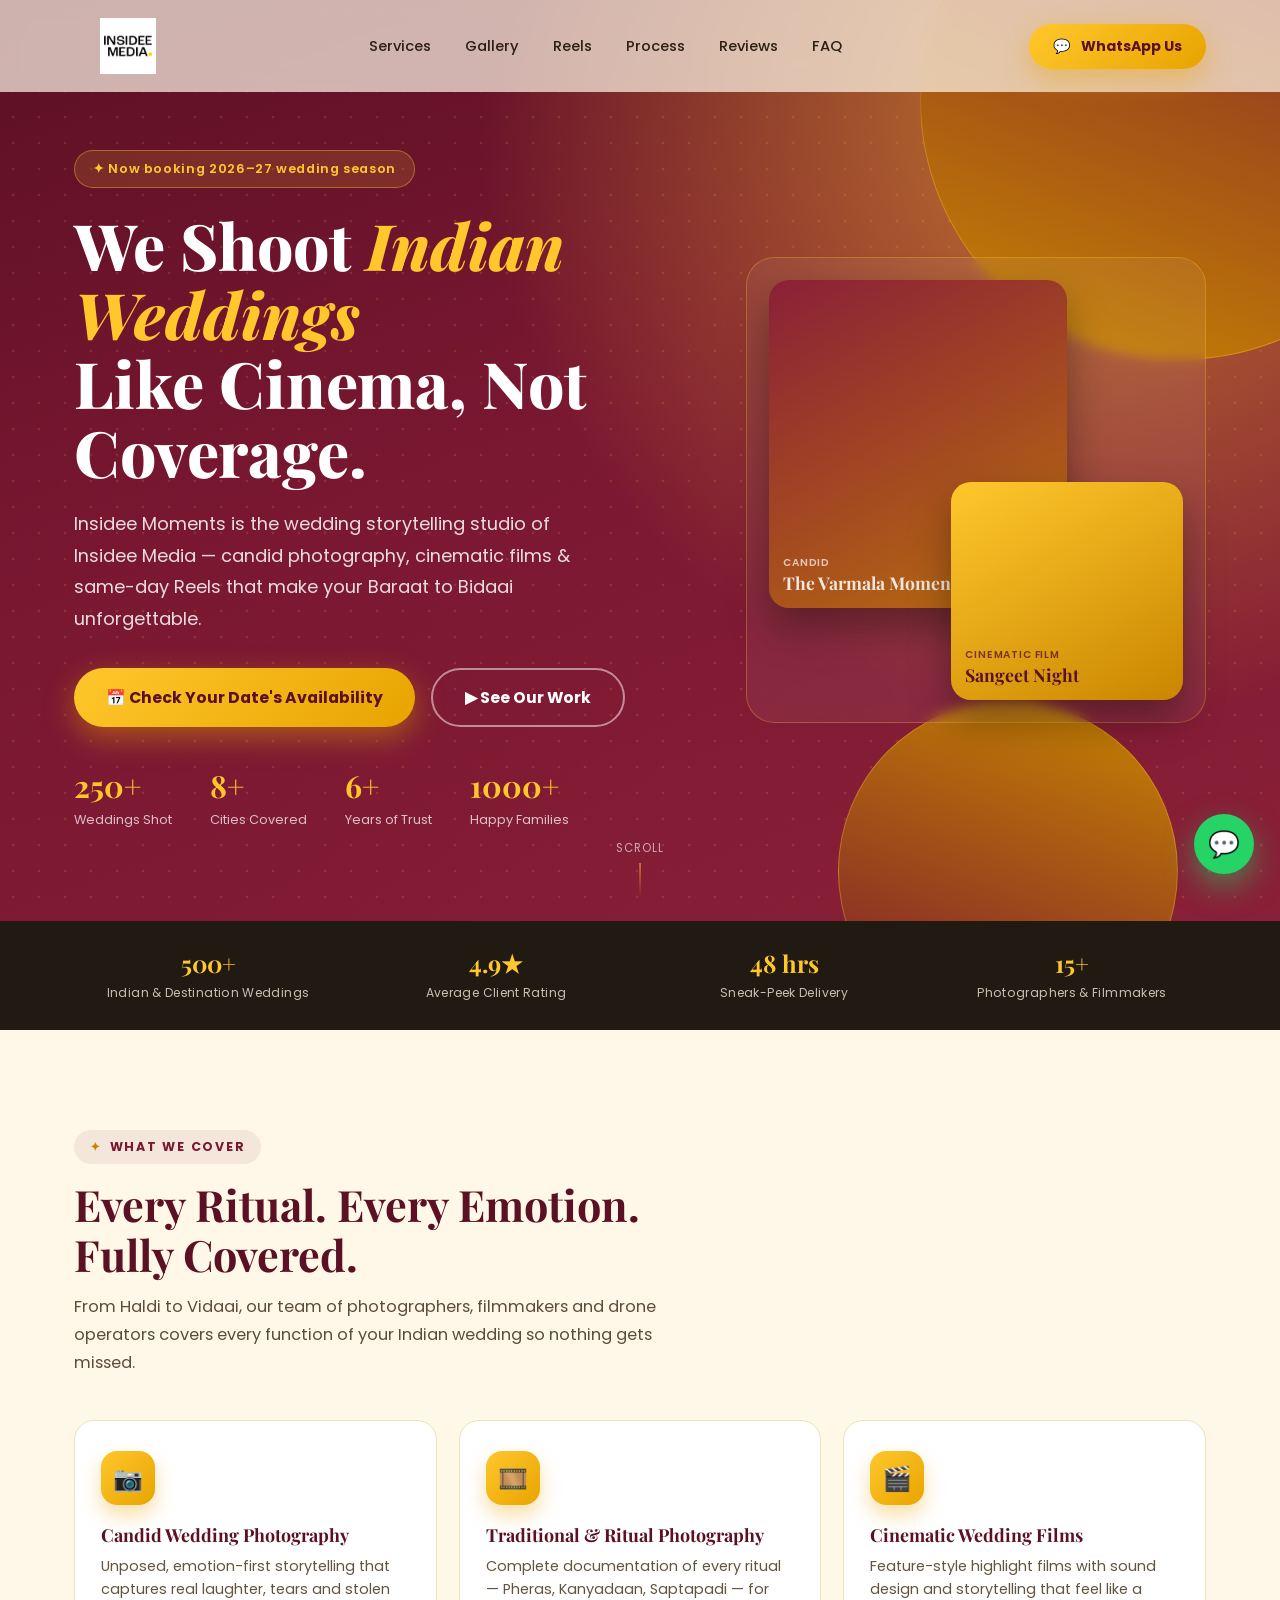
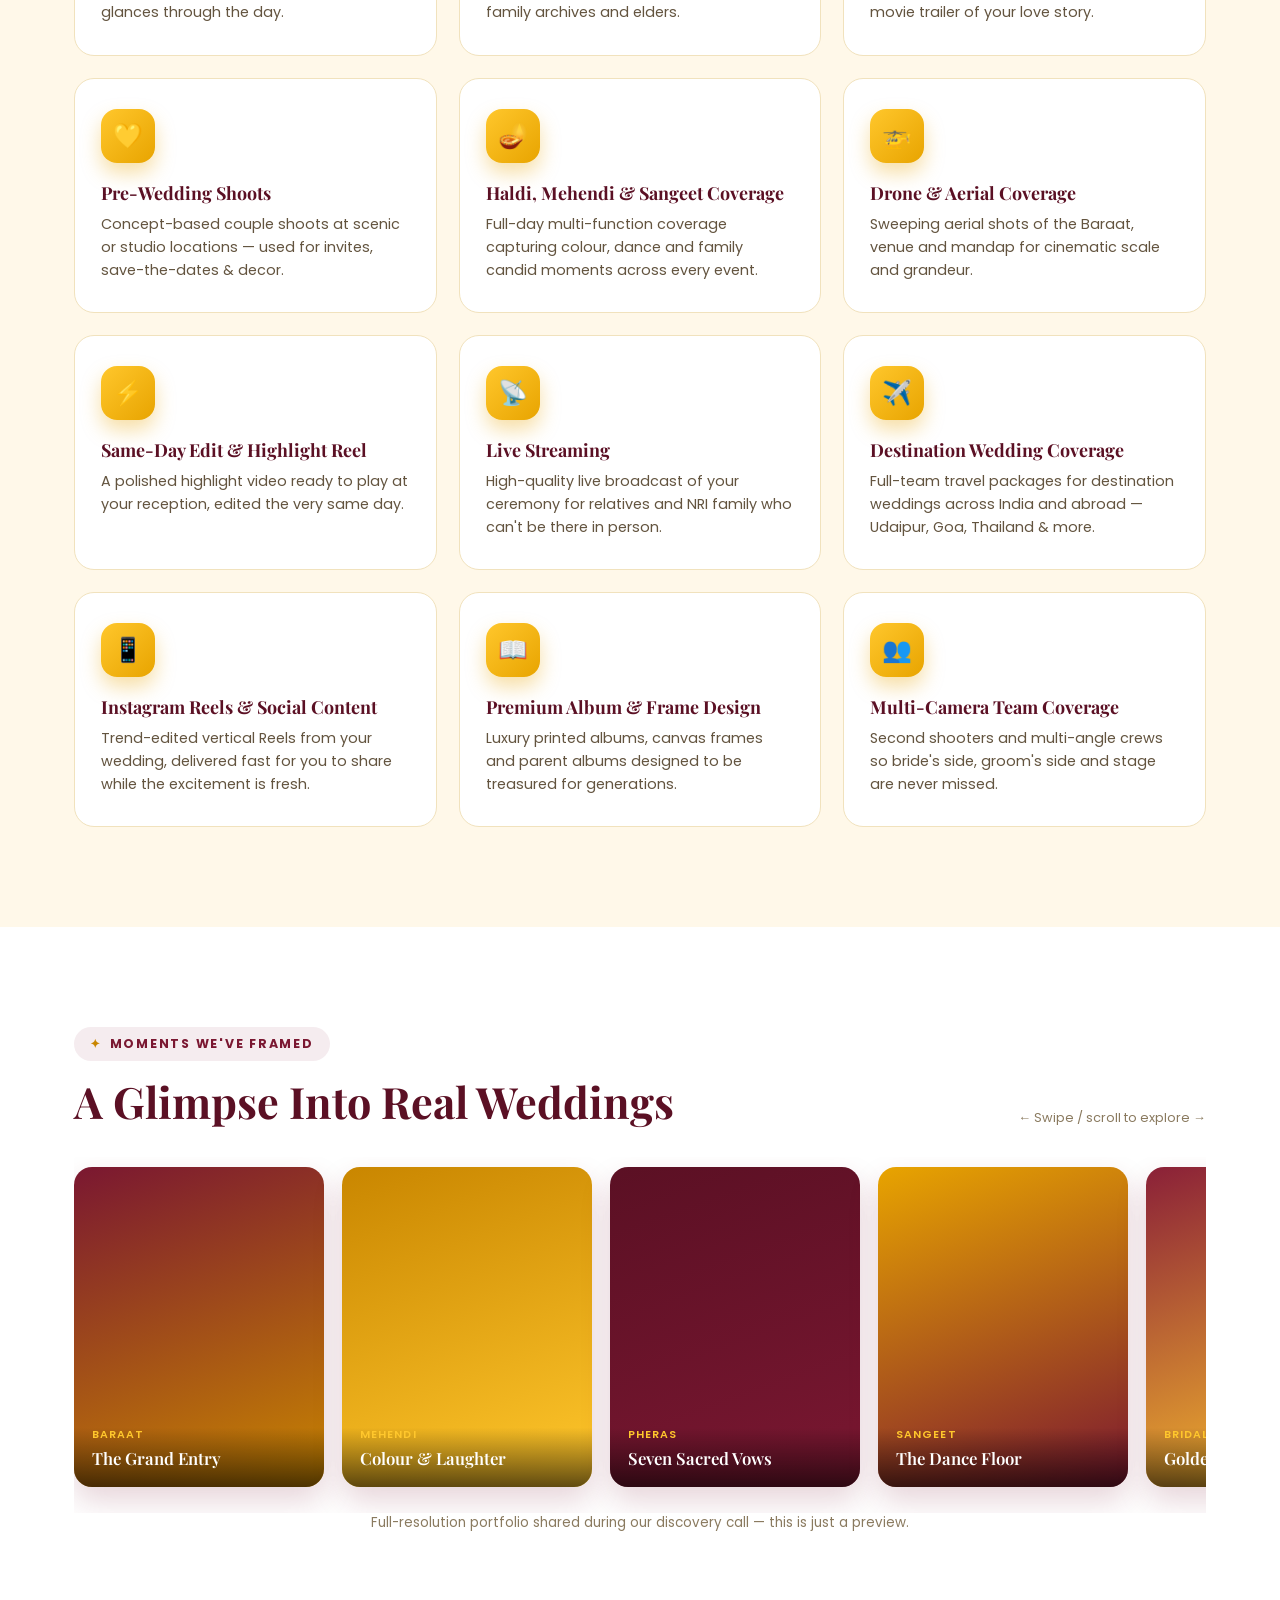
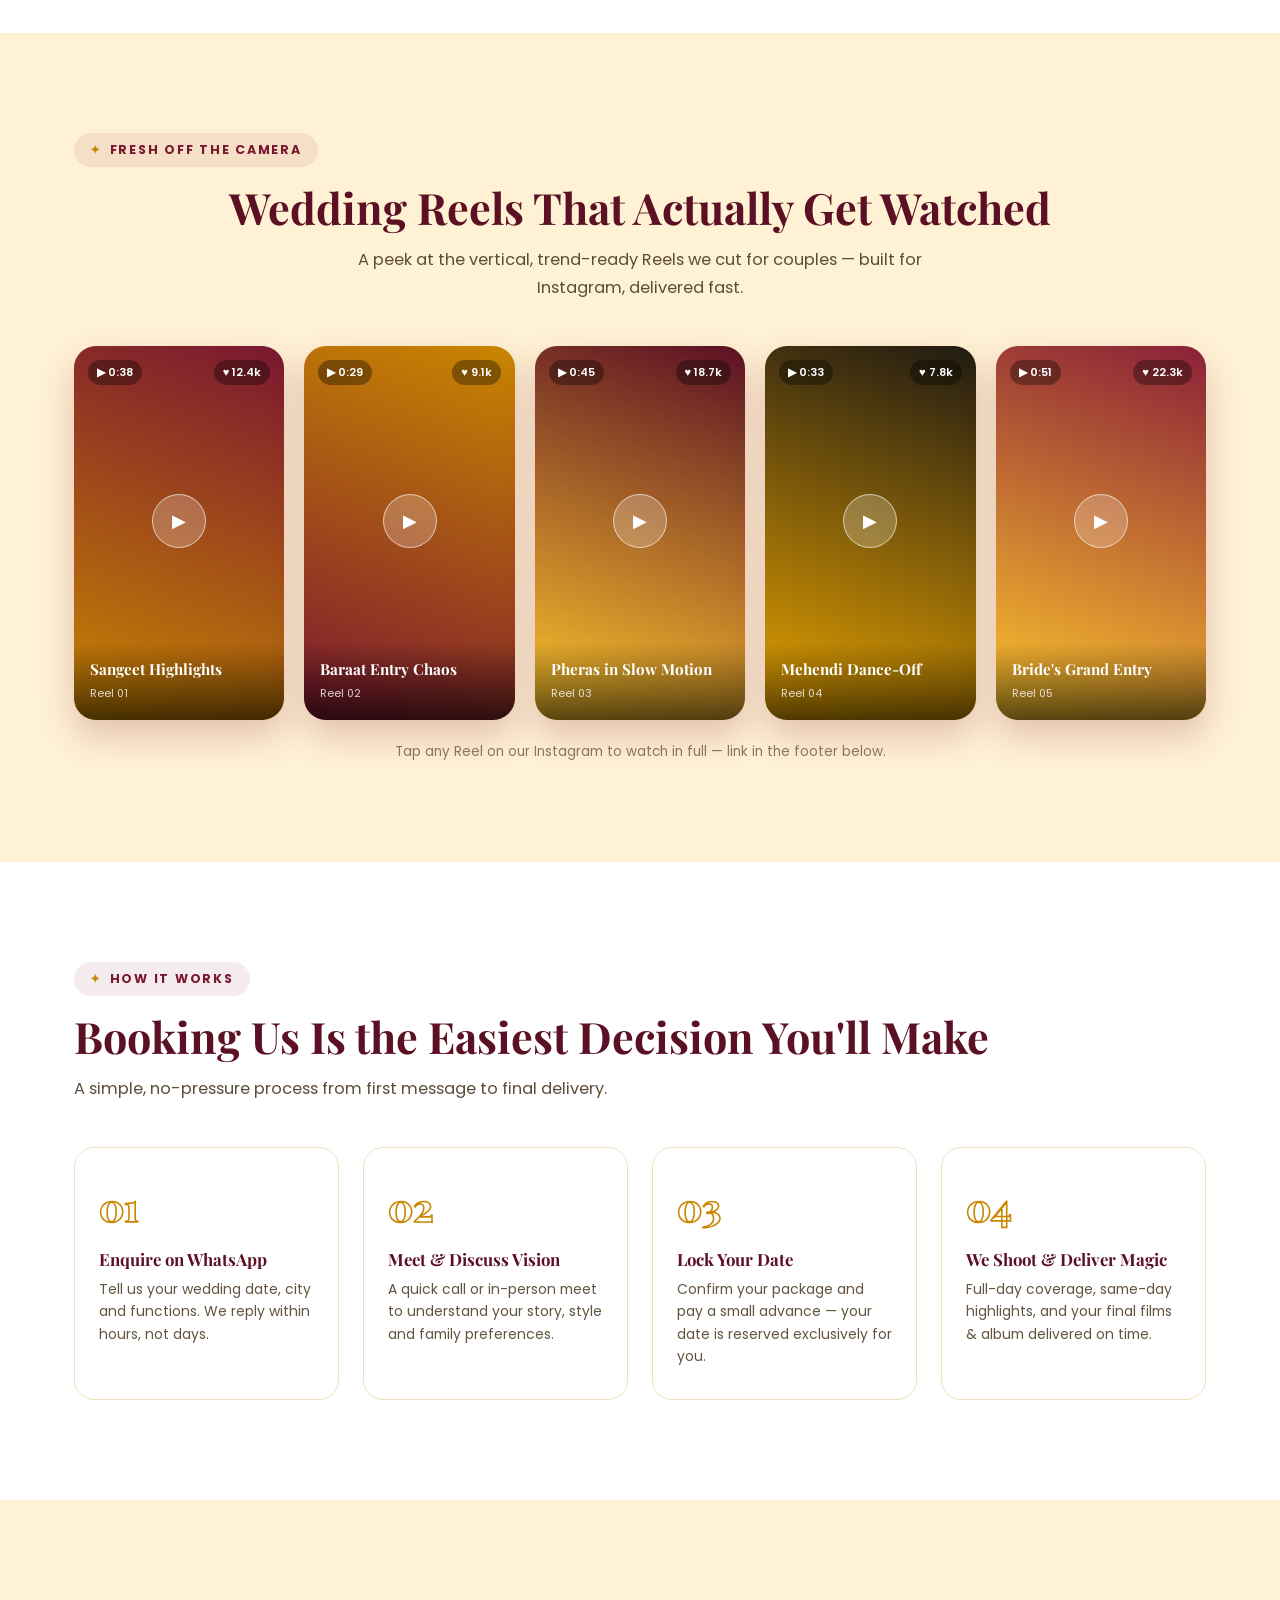
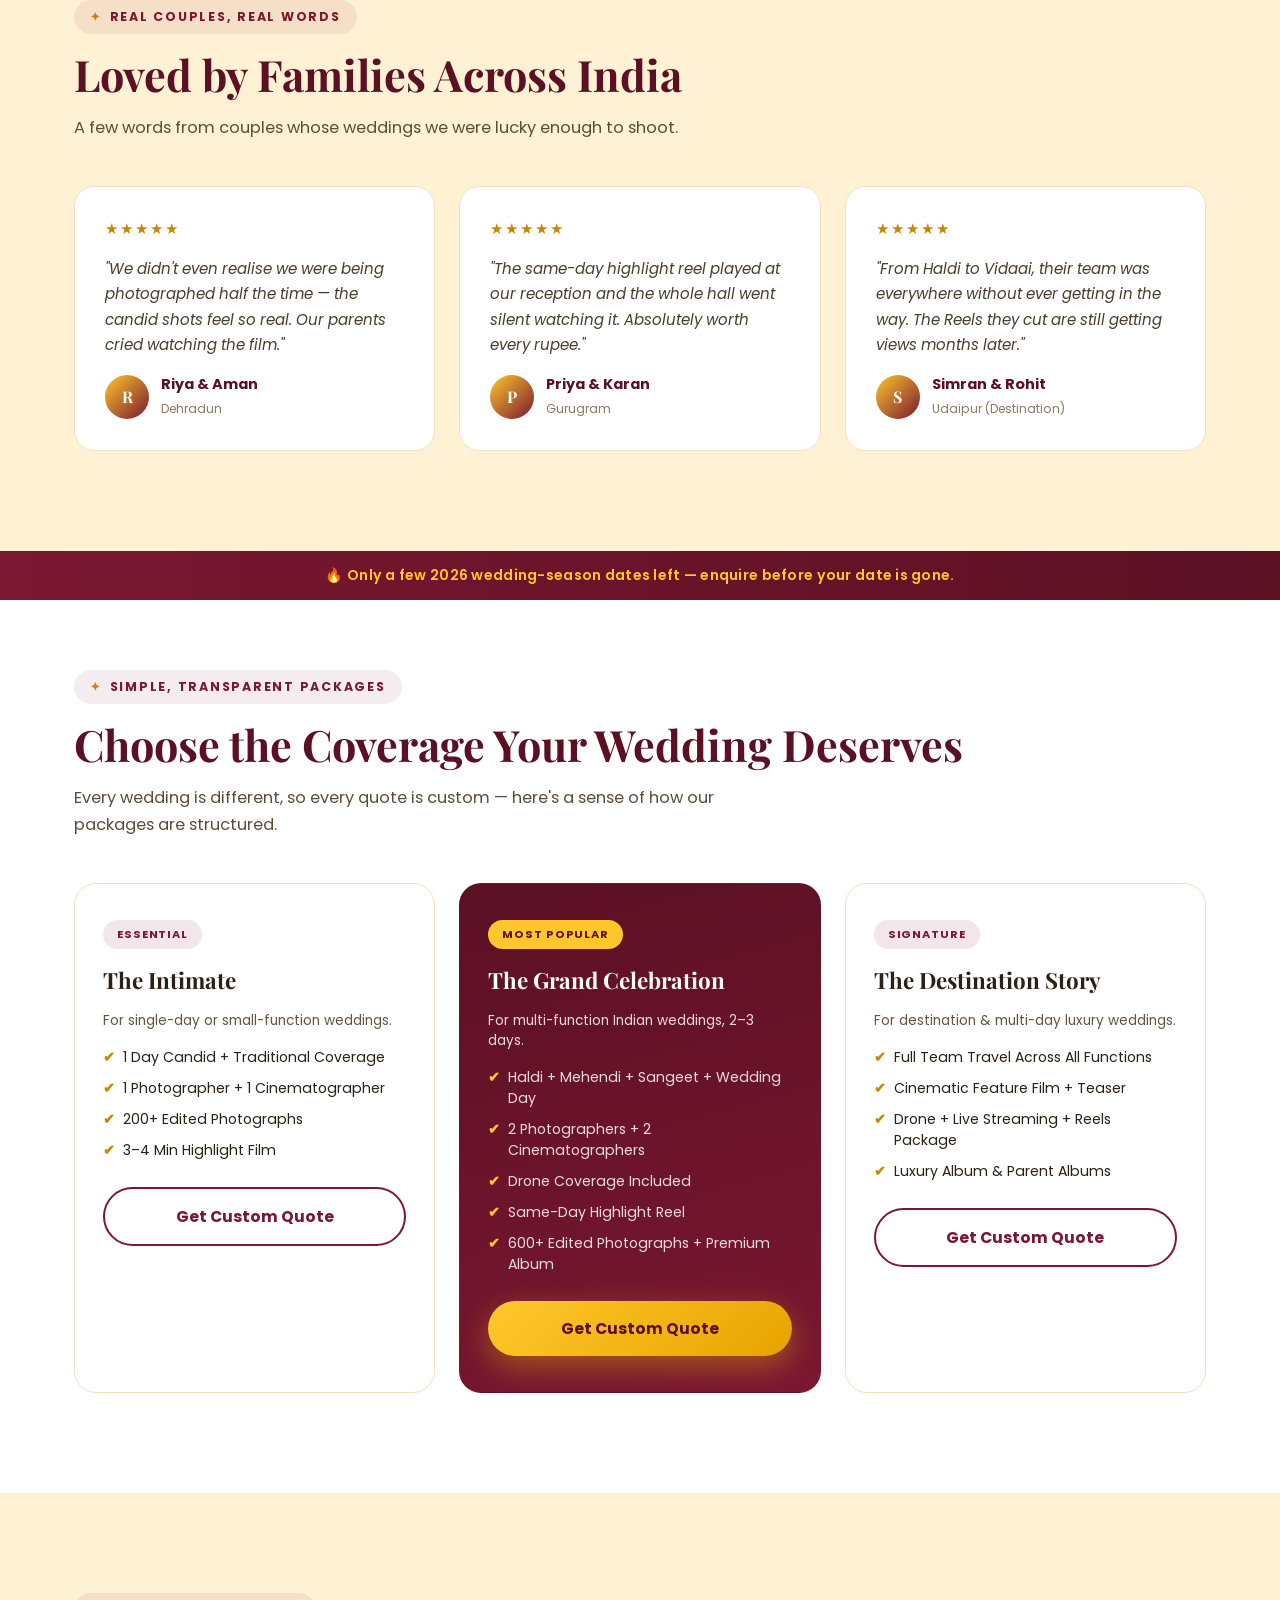
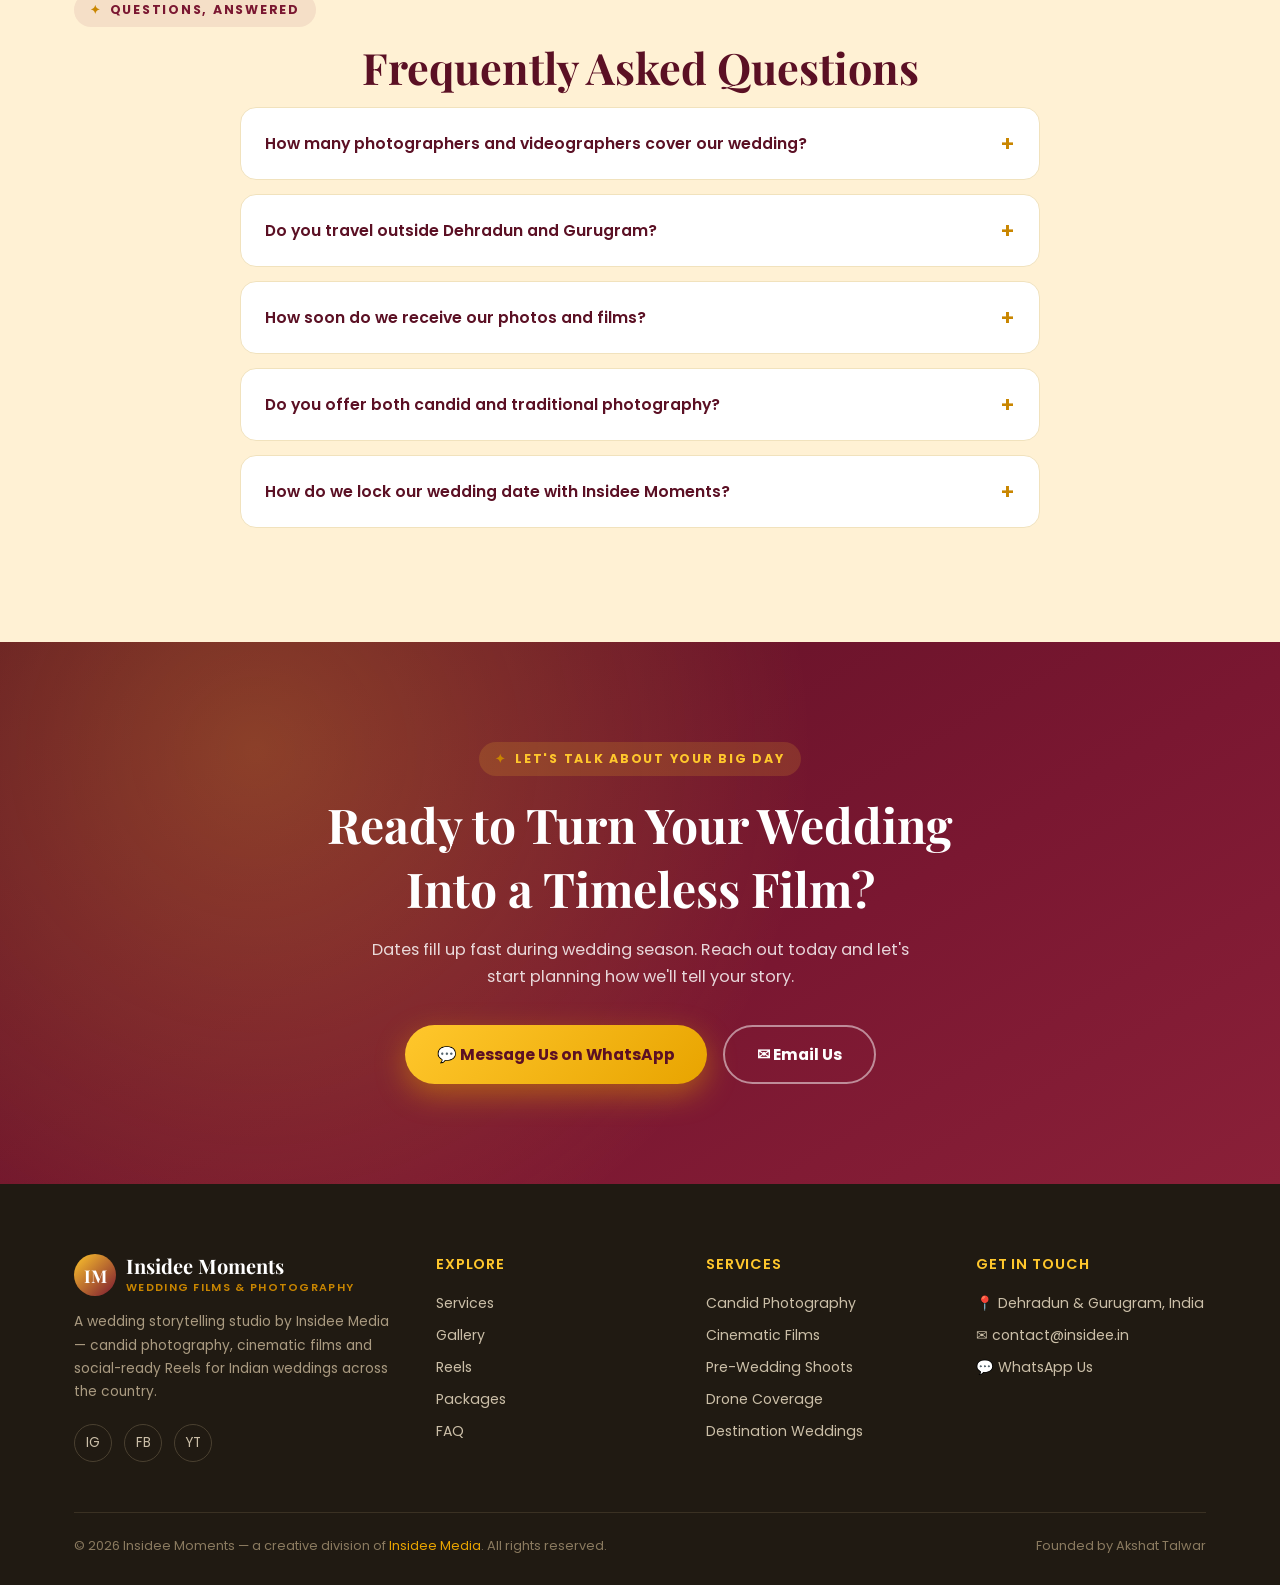
<file: insideemoments.html>
<!DOCTYPE html>
<html lang="en">
<head>
<script>document.documentElement.classList.add('jsr');</script>
<meta charset="UTF-8">
<meta name="viewport" content="width=device-width, initial-scale=1.0">
<title>Insidee Moments | Indian Wedding Photography & Films</title>
<meta name="description" content="Insidee Moments — the wedding storytelling arm of Insidee Media. Candid photography, cinematic films, drone coverage & Reels for your Indian wedding.">
<link rel="preconnect" href="https://fonts.googleapis.com">
<link href="https://fonts.googleapis.com/css2?family=Playfair+Display:ital,wght@0,500;0,600;0,700;0,800;1,600&family=Poppins:wght@300;400;500;600;700;800&display=swap" rel="stylesheet">
<style>
  :root{
    --gold:#FFC72C;
    --gold-deep:#E8A400;
    --gold-darker:#C98600;
    --maroon:#7A1731;
    --maroon-deep:#5B1024;
    --cream:#FFF8E9;
    --cream-2:#FFF1D4;
    --charcoal:#201A12;
    --ink:#2B2013;
    --white:#ffffff;
    --shadow: 0 20px 50px rgba(122,23,49,.15);
  }
  *{box-sizing:border-box; margin:0; padding:0;}
  html{scroll-behavior:smooth;}
  body{
    font-family:'Poppins',sans-serif;
    color:var(--ink);
    background:var(--cream);
    overflow-x:hidden;
  }
  h1,h2,h3,h4{font-family:'Playfair Display',serif;}
  a{text-decoration:none; color:inherit;}
  img,svg{display:block; max-width:100%;}
  ul{list-style:none;}
  button{font-family:inherit; cursor:pointer;}
  .container{width:100%; max-width:1180px; margin:0 auto; padding:0 24px;}
  .eyebrow{
    display:inline-flex; align-items:center; gap:8px;
    font-size:.78rem; font-weight:700; letter-spacing:.14em; text-transform:uppercase;
    color:var(--maroon); background:rgba(122,23,49,.08);
    padding:8px 16px; border-radius:999px; margin-bottom:16px;
  }
  .eyebrow::before{content:"✦"; color:var(--gold-darker);}
  .section-title{
    font-size:clamp(1.8rem,4vw,2.7rem);
    font-weight:700;
    line-height:1.15;
    margin-bottom:14px;
    color:var(--maroon-deep);
  }
  .section-sub{
    font-size:1.02rem;
    color:#5c4d3a;
    max-width:640px;
    line-height:1.7;
    margin-bottom:44px;
  }
  .center{text-align:center; margin-left:auto; margin-right:auto;}
  .btn{
    display:inline-flex; align-items:center; justify-content:center; gap:10px;
    padding:16px 32px;
    border-radius:999px;
    font-weight:700;
    font-size:.98rem;
    border:none;
    cursor:pointer;
    transition:transform .25s ease, box-shadow .25s ease;
    white-space:nowrap;
  }
  .btn-primary{
    background:linear-gradient(135deg,var(--gold) 0%, var(--gold-deep) 100%);
    color:var(--maroon-deep);
    box-shadow:0 10px 30px rgba(232,164,0,.45);
  }
  .btn-primary:hover{transform:translateY(-3px) scale(1.02); box-shadow:0 16px 36px rgba(232,164,0,.55);}
  .btn-outline{
    background:transparent;
    border:2px solid var(--maroon);
    color:var(--maroon);
  }
  .btn-outline:hover{background:var(--maroon); color:var(--white); transform:translateY(-3px);}
  .btn-dark{
    background:var(--maroon);
    color:var(--gold);
  }
  .btn-dark:hover{background:var(--maroon-deep); transform:translateY(-3px);}
  .pulse{animation:pulse 2.2s infinite;}
  @keyframes pulse{
    0%{box-shadow:0 0 0 0 rgba(255,199,44,.55);}
    70%{box-shadow:0 0 0 16px rgba(255,199,44,0);}
    100%{box-shadow:0 0 0 0 rgba(255,199,44,0);}
  }

  /* ---------- NAV ---------- */
  header{
    position:fixed; top:0; left:0; right:0; z-index:1000;
    background:rgba(255,248,233,.7);
    backdrop-filter:blur(10px);
    -webkit-backdrop-filter:blur(10px);
    transition:box-shadow .3s ease, background .3s ease, padding .3s ease;
    padding:18px 0;
  }
  header.scrolled{
    background:rgba(255,248,233,.96);
    box-shadow:0 6px 24px rgba(122,23,49,.08);
    padding:10px 0;
  }
  nav{display:flex; align-items:center; justify-content:space-between;}
  .logo{display:flex; align-items:center; gap:10px;}
  .logo-mark{
    width:42px; height:42px; border-radius:50%;
    background:linear-gradient(135deg,var(--gold),var(--maroon));
    display:flex; align-items:center; justify-content:center;
    color:var(--white); font-family:'Playfair Display',serif; font-weight:700; font-size:1.1rem;
  }
  .logo-text{line-height:1.1;}
  .logo-text b{font-family:'Playfair Display',serif; font-size:1.25rem; color:var(--maroon-deep); display:block;}
  .logo-text span{font-size:.68rem; letter-spacing:.12em; text-transform:uppercase; color:var(--gold-darker); font-weight:600;}
  .nav-links{display:flex; align-items:center; gap:34px;}
  .nav-links a{
    font-size:.92rem; font-weight:500; color:var(--ink); position:relative; padding:4px 0;
  }
  .nav-links a::after{
    content:""; position:absolute; left:0; bottom:-2px; width:0; height:2px; background:var(--gold-darker);
    transition:width .25s ease;
  }
  .nav-links a:hover::after{width:100%;}
  .nav-cta{display:flex; align-items:center; gap:14px;}
  .nav-cta .btn{padding:12px 24px; font-size:.88rem;}
  .burger{display:none; flex-direction:column; gap:5px; background:none; border:none; padding:6px;}
  .burger span{width:26px; height:2.5px; background:var(--maroon-deep); border-radius:2px;}
  .mobile-menu{
    display:none; position:fixed; inset:0 0 auto 0; top:0; background:var(--cream);
    padding:100px 28px 40px; z-index:999; flex-direction:column; gap:22px;
    transform:translateY(-100%); transition:transform .35s ease; height:100vh; overflow-y:auto;
  }
  .mobile-menu.open{transform:translateY(0);}
  .mobile-menu a{font-size:1.2rem; font-weight:600; color:var(--maroon-deep); font-family:'Playfair Display',serif;}

  /* ---------- HERO ---------- */
  .hero{
    position:relative;
    min-height:100vh;
    display:flex; align-items:center;
    padding:150px 0 90px;
    background:
      radial-gradient(circle at 85% 12%, rgba(255,199,44,.55), transparent 45%),
      radial-gradient(circle at 8% 90%, rgba(122,23,49,.35), transparent 40%),
      linear-gradient(160deg, var(--maroon-deep) 0%, var(--maroon) 45%, #8a2038 100%);
    overflow:hidden;
    color:var(--white);
  }
  .hero-pattern{
    position:absolute; inset:0; opacity:.14;
    background-image: radial-gradient(circle, var(--gold) 1.5px, transparent 1.6px);
    background-size:26px 26px;
  }
  .hero-ring{
    position:absolute; border-radius:50%; border:1.5px solid rgba(255,199,44,.35);
  }
  .hero-ring.r1{width:520px; height:520px; top:-160px; right:-160px;}
  .hero-ring.r2{width:340px; height:340px; bottom:-120px; right:8%;}
  .hero-grid{
    position:relative; z-index:2;
    display:grid; grid-template-columns:1.15fr .85fr; gap:50px; align-items:center;
  }
  .hero-badge{
    display:inline-flex; align-items:center; gap:8px;
    background:rgba(255,199,44,.14); border:1px solid rgba(255,199,44,.4);
    color:var(--gold);
    padding:9px 18px; border-radius:999px; font-size:.8rem; font-weight:600; letter-spacing:.05em;
    margin-bottom:22px;
  }
  .hero h1{
    font-size:clamp(2.4rem,5.2vw,4rem);
    line-height:1.08;
    font-weight:800;
    margin-bottom:22px;
  }
  .hero h1 em{
    font-style:italic; color:var(--gold);
    position:relative;
  }
  .hero p.lead{
    font-size:1.12rem; line-height:1.75; color:rgba(255,255,255,.85);
    max-width:520px; margin-bottom:34px;
  }
  .hero-cta-row{display:flex; flex-wrap:wrap; gap:16px; margin-bottom:38px;}
  .hero-stats{display:flex; gap:38px; flex-wrap:wrap;}
  .hero-stats div b{
    display:block; font-family:'Playfair Display',serif; font-size:1.9rem; color:var(--gold); font-weight:700;
  }
  .hero-stats div span{font-size:.8rem; color:rgba(255,255,255,.72);}
  .hero-visual{
    position:relative; z-index:2;
  }
  .hero-card{
    background:rgba(255,255,255,.06);
    border:1px solid rgba(255,199,44,.3);
    border-radius:28px;
    padding:22px;
    backdrop-filter:blur(6px);
  }
  .hero-photo-stack{position:relative; height:420px;}
  .stack-photo{
    position:absolute; border-radius:20px; overflow:hidden;
    display:flex; align-items:center; justify-content:center;
    color:rgba(255,255,255,.85); font-size:.78rem; font-weight:600; text-align:center; padding:14px;
    box-shadow:0 20px 40px rgba(0,0,0,.35);
  }
  .stack-photo.p1{
    width:72%; height:78%; top:0; left:0;
    background:linear-gradient(150deg,#8a2038,#c98600 130%);
  }
  .stack-photo.p2{
    width:56%; height:52%; bottom:0; right:0;
    background:linear-gradient(150deg,var(--gold),var(--gold-darker));
    color:var(--maroon-deep);
  }
  .stack-photo .cap{position:absolute; bottom:14px; left:14px; right:14px; text-align:left;}
  .scroll-cue{
    position:absolute; bottom:24px; left:50%; transform:translateX(-50%);
    display:flex; flex-direction:column; align-items:center; gap:6px; color:rgba(255,255,255,.6);
    font-size:.72rem; letter-spacing:.1em; text-transform:uppercase;
    z-index:3;
  }
  .scroll-cue .dot{width:1px; height:34px; background:linear-gradient(var(--gold),transparent); animation:down 1.8s infinite;}
  @keyframes down{0%{opacity:0; transform:translateY(-6px);} 50%{opacity:1;} 100%{opacity:0; transform:translateY(10px);}}

  /* ---------- TRUST BAR ---------- */
  .trust-bar{
    background:var(--charcoal);
    color:var(--cream);
    padding:26px 0;
  }
  .trust-row{display:flex; justify-content:space-between; flex-wrap:wrap; gap:20px; text-align:center;}
  .trust-row div{flex:1; min-width:140px;}
  .trust-row b{display:block; font-family:'Playfair Display',serif; font-size:1.5rem; color:var(--gold);}
  .trust-row span{font-size:.76rem; color:#c9bfae; letter-spacing:.03em;}

  /* ---------- SECTION WRAP ---------- */
  section{padding:100px 0;}
  .band-cream{background:var(--cream);}
  .band-white{background:var(--white);}
  .band-tint{background:var(--cream-2);}

  /* ---------- SERVICES ---------- */
  .services-grid{
    display:grid; grid-template-columns:repeat(3,1fr); gap:22px;
  }
  .service-card{
    background:var(--white);
    border:1px solid #f1e2bd;
    border-radius:20px;
    padding:30px 26px;
    transition:transform .3s ease, box-shadow .3s ease, border-color .3s ease;
    position:relative;
    overflow:hidden;
  }
  .service-card::before{
    content:""; position:absolute; top:0; left:0; width:5px; height:0;
    background:linear-gradient(var(--gold),var(--maroon)); transition:height .3s ease;
  }
  .service-card:hover{transform:translateY(-8px); box-shadow:var(--shadow); border-color:transparent;}
  .service-card:hover::before{height:100%;}
  .service-icon{
    width:54px; height:54px; border-radius:16px;
    background:linear-gradient(135deg,var(--gold),var(--gold-deep));
    display:flex; align-items:center; justify-content:center;
    font-size:1.5rem; margin-bottom:18px;
    box-shadow:0 10px 20px rgba(232,164,0,.35);
  }
  .service-card h3{font-size:1.12rem; margin-bottom:9px; color:var(--maroon-deep); font-weight:700;}
  .service-card p{font-size:.9rem; color:#63543f; line-height:1.6;}

  /* ---------- GALLERY ---------- */
  .gallery-head{display:flex; justify-content:space-between; align-items:flex-end; gap:20px; flex-wrap:wrap; margin-bottom:30px;}
  .gallery-scroll{
    display:flex; gap:18px; overflow-x:auto; padding:10px 4px 26px;
    scroll-snap-type:x mandatory;
    scrollbar-width:thin; scrollbar-color:var(--gold-darker) transparent;
  }
  .gallery-scroll::-webkit-scrollbar{height:7px;}
  .gallery-scroll::-webkit-scrollbar-thumb{background:var(--gold-darker); border-radius:10px;}
  .gallery-item{
    flex:0 0 auto; width:250px; height:320px;
    border-radius:18px; scroll-snap-align:start;
    position:relative; overflow:hidden;
    display:flex; align-items:flex-end;
    box-shadow:0 14px 30px rgba(122,23,49,.18);
    transition:transform .3s ease;
  }
  .gallery-item:hover{transform:translateY(-6px);}
  .gallery-item .g-overlay{
    position:relative; z-index:2; padding:18px; color:var(--white); width:100%;
    background:linear-gradient(to top, rgba(0,0,0,.62), transparent 70%);
  }
  .gallery-item .g-overlay small{font-size:.68rem; letter-spacing:.1em; text-transform:uppercase; color:var(--gold); font-weight:600;}
  .gallery-item .g-overlay p{font-family:'Playfair Display',serif; font-size:1.05rem; font-weight:600; margin-top:2px;}
  .g1{background:linear-gradient(160deg,#7A1731,#C98600);}
  .g2{background:linear-gradient(160deg,#C98600,#FFC72C);}
  .g3{background:linear-gradient(160deg,#5B1024,#7A1731);}
  .g4{background:linear-gradient(160deg,#E8A400,#7A1731);}
  .g5{background:linear-gradient(160deg,#8a2038,#FFC72C);}
  .g6{background:linear-gradient(160deg,#201A12,#C98600);}
  .g7{background:linear-gradient(160deg,#7A1731,#E8A400);}
  .g8{background:linear-gradient(160deg,#C98600,#5B1024);}
  .scroll-hint{font-size:.8rem; color:#8a7a5f; display:flex; align-items:center; gap:8px;}

  /* ---------- REELS ---------- */
  .reels-grid{
    display:grid; grid-template-columns:repeat(5,1fr); gap:20px;
  }
  .reel-card{
    aspect-ratio:9/16; border-radius:22px; position:relative; overflow:hidden;
    display:flex; flex-direction:column; justify-content:space-between;
    box-shadow:0 16px 34px rgba(122,23,49,.22);
    transition:transform .3s ease;
    color:var(--white);
  }
  .reel-card:hover{transform:translateY(-8px) scale(1.02);}
  .r1{background:linear-gradient(200deg,#7A1731,#C98600);}
  .r2{background:linear-gradient(200deg,#C98600,#7A1731);}
  .r3{background:linear-gradient(200deg,#5B1024,#FFC72C);}
  .r4{background:linear-gradient(200deg,#201A12,#E8A400);}
  .r5{background:linear-gradient(200deg,#8a2038,#FFC72C);}
  .reel-top{display:flex; justify-content:space-between; padding:14px; font-size:.7rem; font-weight:600;}
  .reel-top span{background:rgba(0,0,0,.35); padding:4px 9px; border-radius:999px;}
  .reel-play{
    width:54px; height:54px; border-radius:50%; background:rgba(255,255,255,.22);
    border:1.5px solid rgba(255,255,255,.6);
    display:flex; align-items:center; justify-content:center; align-self:center;
    font-size:1.1rem;
    backdrop-filter:blur(3px);
  }
  .reel-bottom{padding:16px; background:linear-gradient(to top, rgba(0,0,0,.65), transparent);}
  .reel-bottom p{font-family:'Playfair Display',serif; font-weight:700; font-size:.95rem;}
  .reel-bottom small{font-size:.68rem; color:rgba(255,255,255,.8);}
  .reels-note{margin-top:22px; font-size:.84rem; color:#8a7a5f; text-align:center;}

  /* ---------- PROCESS ---------- */
  .process-grid{
    display:grid; grid-template-columns:repeat(4,1fr); gap:24px; counter-reset:step;
  }
  .process-card{
    background:var(--white); border-radius:20px; padding:32px 24px;
    border:1px solid #f1e2bd; position:relative;
  }
  .process-num{
    font-family:'Playfair Display',serif; font-size:2.4rem; font-weight:800;
    color:transparent; -webkit-text-stroke:1.6px var(--gold-darker);
    margin-bottom:16px;
  }
  .process-card h3{font-size:1.05rem; color:var(--maroon-deep); margin-bottom:8px;}
  .process-card p{font-size:.87rem; color:#63543f; line-height:1.6;}

  /* ---------- TESTIMONIALS ---------- */
  .test-grid{display:grid; grid-template-columns:repeat(3,1fr); gap:24px;}
  .test-card{
    background:var(--white); border-radius:20px; padding:30px; border:1px solid #f1e2bd;
    display:flex; flex-direction:column; gap:16px;
  }
  .stars{color:var(--gold-darker); font-size:.95rem; letter-spacing:2px;}
  .test-card p.quote{font-size:.94rem; line-height:1.7; color:#4a3d2b; font-style:italic;}
  .test-who{display:flex; align-items:center; gap:12px; margin-top:auto;}
  .test-avatar{
    width:44px; height:44px; border-radius:50%;
    background:linear-gradient(135deg,var(--gold),var(--maroon));
    display:flex; align-items:center; justify-content:center; color:var(--white); font-weight:700; font-family:'Playfair Display',serif;
  }
  .test-who b{display:block; font-size:.9rem; color:var(--maroon-deep);}
  .test-who span{font-size:.76rem; color:#8a7a5f;}

  /* ---------- PACKAGES ---------- */
  .urgency-banner{
    background:linear-gradient(90deg,var(--maroon),var(--maroon-deep));
    color:var(--gold);
    text-align:center; padding:14px 20px; font-size:.88rem; font-weight:600;
    letter-spacing:.02em;
  }
  .pkg-grid{display:grid; grid-template-columns:repeat(3,1fr); gap:24px;}
  .pkg-card{
    background:var(--white); border-radius:22px; padding:36px 28px; border:1.5px solid #f1e2bd;
    display:flex; flex-direction:column; gap:16px; transition:transform .3s ease, box-shadow .3s ease;
  }
  .pkg-card:hover{transform:translateY(-8px); box-shadow:var(--shadow);}
  .pkg-card.featured{
    background:linear-gradient(165deg,var(--maroon-deep),var(--maroon));
    color:var(--white); border-color:transparent; position:relative; transform:scale(1.04);
  }
  .pkg-card.featured .pkg-tag{background:var(--gold); color:var(--maroon-deep);}
  .pkg-card.featured p, .pkg-card.featured li{color:rgba(255,255,255,.85);}
  .pkg-tag{
    align-self:flex-start; font-size:.7rem; font-weight:700; letter-spacing:.08em; text-transform:uppercase;
    background:rgba(122,23,49,.1); color:var(--maroon); padding:6px 14px; border-radius:999px;
  }
  .pkg-card h3{font-family:'Playfair Display',serif; font-size:1.4rem;}
  .pkg-card ul{display:flex; flex-direction:column; gap:10px; font-size:.88rem;}
  .pkg-card ul li{display:flex; gap:8px; align-items:flex-start;}
  .pkg-card ul li::before{content:"✔"; color:var(--gold-darker); font-weight:700;}
  .pkg-card.featured ul li::before{color:var(--gold);}

  /* ---------- FAQ ---------- */
  .faq-list{max-width:800px; margin:0 auto;}
  .faq-item{
    background:var(--white); border:1px solid #f1e2bd; border-radius:16px; margin-bottom:14px; overflow:hidden;
  }
  .faq-q{
    display:flex; justify-content:space-between; align-items:center; gap:16px;
    padding:20px 24px; font-weight:600; color:var(--maroon-deep); font-size:.98rem;
  }
  .faq-q .plus{font-size:1.3rem; color:var(--gold-darker); transition:transform .3s ease; flex:0 0 auto;}
  .faq-item.open .faq-q .plus{transform:rotate(45deg);}
  .faq-a{max-height:0; overflow:hidden; transition:max-height .35s ease;}
  .faq-a p{padding:0 24px 20px; font-size:.9rem; color:#63543f; line-height:1.7;}

  /* ---------- FINAL CTA ---------- */
  .final-cta{
    position:relative;
    background:radial-gradient(circle at 20% 20%, rgba(255,199,44,.25), transparent 50%), linear-gradient(150deg,var(--maroon-deep),var(--maroon) 60%, #8a2038);
    color:var(--white); text-align:center; overflow:hidden;
  }
  .final-cta h2{font-size:clamp(1.9rem,4.4vw,3rem); margin-bottom:16px;}
  .final-cta p{max-width:560px; margin:0 auto 34px; color:rgba(255,255,255,.82); font-size:1.02rem; line-height:1.7;}
  .final-cta-row{display:flex; gap:16px; justify-content:center; flex-wrap:wrap;}

  /* ---------- FOOTER ---------- */
  footer{background:var(--charcoal); color:#cbbfa8; padding:70px 0 30px;}
  .footer-grid{display:grid; grid-template-columns:1.4fr 1fr 1fr 1fr; gap:40px; margin-bottom:50px;}
  .footer-brand p{font-size:.86rem; line-height:1.7; margin:14px 0 20px; color:#a99a80;}
  .foot-social{display:flex; gap:12px;}
  .foot-social a{
    width:38px; height:38px; border-radius:50%; border:1px solid #4a4030;
    display:flex; align-items:center; justify-content:center; font-size:.85rem;
    transition:background .25s ease, border-color .25s ease;
  }
  .foot-social a:hover{background:var(--gold); color:var(--charcoal); border-color:var(--gold);}
  footer h4{color:var(--gold); font-size:.9rem; letter-spacing:.06em; text-transform:uppercase; margin-bottom:18px; font-family:'Poppins',sans-serif; font-weight:600;}
  footer ul li{margin-bottom:11px; font-size:.88rem;}
  footer ul li a:hover{color:var(--gold);}
  .footer-bottom{
    border-top:1px solid #3a3123; padding-top:24px; display:flex; justify-content:space-between;
    flex-wrap:wrap; gap:12px; font-size:.8rem; color:#8a7a5f;
  }
  .footer-bottom a{color:var(--gold-deep);}

  /* ---------- FLOATING WHATSAPP ---------- */
  .float-wa{
    position:fixed; bottom:26px; right:26px; z-index:900;
    width:60px; height:60px; border-radius:50%;
    background:#25D366; color:#fff; display:flex; align-items:center; justify-content:center;
    font-size:1.6rem; box-shadow:0 12px 30px rgba(37,211,102,.5);
    animation:pulse 2.2s infinite;
  }

  /* Reveal-on-scroll is opt-in via the .jsr class the inline head script adds —
     if JavaScript is disabled or errors, content stays fully visible by default. */
  .reveal{opacity:1; transform:none;}
  .jsr .reveal{opacity:0; transform:translateY(28px); transition:opacity .7s ease, transform .7s ease;}
  .jsr .reveal.show{opacity:1; transform:translateY(0);}

  /* ---------- RESPONSIVE ---------- */
  @media (max-width:1000px){
    .hero-grid{grid-template-columns:1fr;}
    .hero-visual{order:-1;}
    .hero-photo-stack{height:320px;}
    .services-grid{grid-template-columns:repeat(2,1fr);}
    .process-grid{grid-template-columns:repeat(2,1fr);}
    .test-grid{grid-template-columns:1fr;}
    .pkg-grid{grid-template-columns:1fr;}
    .pkg-card.featured{transform:scale(1);}
    .reels-grid{grid-template-columns:repeat(3,1fr);}
    .footer-grid{grid-template-columns:1fr 1fr;}
    .nav-links{display:none;}
    .burger{display:flex;}
  }
  @media (max-width:640px){
    section{padding:70px 0;}
    .services-grid{grid-template-columns:1fr;}
    .reels-grid{grid-template-columns:repeat(2,1fr);}
    .trust-row{justify-content:flex-start;}
    .footer-grid{grid-template-columns:1fr;}
    .nav-cta .btn span.long{display:none;}
    .hero{padding-top:120px;}
  }
</style>
</head>
<body>

<header id="site-header">
  <div class="container">
    <nav>
      <a href="index.html" class="logo" aria-label="Insidee Media home">
        <picture>
          <source media="(max-width: 480px)" srcset="img/140X140.png">
          <img class="logo-image" src="img/200X200.png" alt="Insidee Media" style="width:108px;height:56px;object-fit:contain;">
        </picture>
      </a>
      <div class="nav-links">
        <a href="#services">Services</a>
        <a href="#gallery">Gallery</a>
        <a href="#reels">Reels</a>
        <a href="#process">Process</a>
        <a href="#reviews">Reviews</a>
        <a href="#faq">FAQ</a>
      </div>
      <div class="nav-cta">
        <a class="btn btn-primary" href="https://wa.me/919999999999?text=Hi%20Insidee%20Moments!%20I'd%20love%20a%20quote%20for%20our%20wedding%20shoot." target="_blank" rel="noopener">
          💬 <span class="long">WhatsApp Us</span>
        </a>
        <button class="burger" id="burgerBtn" aria-label="Menu">
          <span></span><span></span><span></span>
        </button>
      </div>
    </nav>
  </div>
</header>

<div class="mobile-menu" id="mobileMenu">
  <a href="#services">Services</a>
  <a href="#gallery">Gallery</a>
  <a href="#reels">Reels</a>
  <a href="#process">Process</a>
  <a href="#reviews">Reviews</a>
  <a href="#faq">FAQ</a>
  <a class="btn btn-primary" style="margin-top:10px;" href="https://wa.me/919999999999" target="_blank" rel="noopener">💬 WhatsApp Us</a>
</div>

<!-- ================= HERO ================= -->
<section class="hero" id="top">
  <div class="hero-pattern"></div>
  <div class="hero-ring r1"></div>
  <div class="hero-ring r2"></div>
  <div class="container hero-grid">
    <div>
      <div class="hero-badge">✦ Now booking 2026–27 wedding season</div>
      <h1>We Shoot <em>Indian Weddings</em><br>Like Cinema, Not Coverage.</h1>
      <p class="lead">Insidee Moments is the wedding storytelling studio of Insidee Media — candid photography, cinematic films &amp; same-day Reels that make your Baraat to Bidaai unforgettable.</p>
      <div class="hero-cta-row">
        <a href="https://wa.me/919999999999?text=Hi%20Insidee%20Moments!%20I'd%20love%20a%20quote%20for%20our%20wedding%20shoot." target="_blank" rel="noopener" class="btn btn-primary pulse">📅 Check Your Date's Availability</a>
        <a href="#gallery" class="btn btn-outline" style="color:#fff; border-color:rgba(255,255,255,.5);">▶ See Our Work</a>
      </div>
      <div class="hero-stats">
        <div><b>250+</b><span>Weddings Shot</span></div>
        <div><b>8+</b><span>Cities Covered</span></div>
        <div><b>6+</b><span>Years of Trust</span></div>
        <div><b>1000+</b><span>Happy Families</span></div>
      </div>
    </div>
    <div class="hero-visual">
      <div class="hero-card">
        <div class="hero-photo-stack">
          <div class="stack-photo p1">
            <div class="cap">
              <small style="text-transform:uppercase; letter-spacing:.08em; font-size:.65rem; opacity:.8;">Candid</small>
              <p style="font-family:'Playfair Display',serif; font-size:1.1rem; font-weight:700;">The Varmala Moment</p>
            </div>
          </div>
          <div class="stack-photo p2">
            <div class="cap">
              <small style="text-transform:uppercase; letter-spacing:.08em; font-size:.65rem; opacity:.75;">Cinematic Film</small>
              <p style="font-family:'Playfair Display',serif; font-size:1.1rem; font-weight:700;">Sangeet Night</p>
            </div>
          </div>
        </div>
      </div>
    </div>
  </div>
  <div class="scroll-cue"><span>Scroll</span><span class="dot"></span></div>
</section>

<div class="trust-bar">
  <div class="container trust-row">
    <div><b>500+</b><span>Indian &amp; Destination Weddings</span></div>
    <div><b>4.9★</b><span>Average Client Rating</span></div>
    <div><b>48 hrs</b><span>Sneak-Peek Delivery</span></div>
    <div><b>15+</b><span>Photographers &amp; Filmmakers</span></div>
  </div>
</div>

<!-- ================= SERVICES ================= -->
<section id="services" class="band-cream">
  <div class="container">
    <div class="eyebrow">What We Cover</div>
    <h2 class="section-title reveal">Every Ritual. Every Emotion.<br>Fully Covered.</h2>
    <p class="section-sub reveal">From Haldi to Vidaai, our team of photographers, filmmakers and drone operators covers every function of your Indian wedding so nothing gets missed.</p>

    <div class="services-grid">
      <div class="service-card reveal">
        <div class="service-icon">📷</div>
        <h3>Candid Wedding Photography</h3>
        <p>Unposed, emotion-first storytelling that captures real laughter, tears and stolen glances through the day.</p>
      </div>
      <div class="service-card reveal">
        <div class="service-icon">🎞️</div>
        <h3>Traditional &amp; Ritual Photography</h3>
        <p>Complete documentation of every ritual — Pheras, Kanyadaan, Saptapadi — for family archives and elders.</p>
      </div>
      <div class="service-card reveal">
        <div class="service-icon">🎬</div>
        <h3>Cinematic Wedding Films</h3>
        <p>Feature-style highlight films with sound design and storytelling that feel like a movie trailer of your love story.</p>
      </div>
      <div class="service-card reveal">
        <div class="service-icon">💛</div>
        <h3>Pre-Wedding Shoots</h3>
        <p>Concept-based couple shoots at scenic or studio locations — used for invites, save-the-dates &amp; decor.</p>
      </div>
      <div class="service-card reveal">
        <div class="service-icon">🪔</div>
        <h3>Haldi, Mehendi &amp; Sangeet Coverage</h3>
        <p>Full-day multi-function coverage capturing colour, dance and family candid moments across every event.</p>
      </div>
      <div class="service-card reveal">
        <div class="service-icon">🚁</div>
        <h3>Drone &amp; Aerial Coverage</h3>
        <p>Sweeping aerial shots of the Baraat, venue and mandap for cinematic scale and grandeur.</p>
      </div>
      <div class="service-card reveal">
        <div class="service-icon">⚡</div>
        <h3>Same-Day Edit &amp; Highlight Reel</h3>
        <p>A polished highlight video ready to play at your reception, edited the very same day.</p>
      </div>
      <div class="service-card reveal">
        <div class="service-icon">📡</div>
        <h3>Live Streaming</h3>
        <p>High-quality live broadcast of your ceremony for relatives and NRI family who can't be there in person.</p>
      </div>
      <div class="service-card reveal">
        <div class="service-icon">✈️</div>
        <h3>Destination Wedding Coverage</h3>
        <p>Full-team travel packages for destination weddings across India and abroad — Udaipur, Goa, Thailand &amp; more.</p>
      </div>
      <div class="service-card reveal">
        <div class="service-icon">📱</div>
        <h3>Instagram Reels &amp; Social Content</h3>
        <p>Trend-edited vertical Reels from your wedding, delivered fast for you to share while the excitement is fresh.</p>
      </div>
      <div class="service-card reveal">
        <div class="service-icon">📖</div>
        <h3>Premium Album &amp; Frame Design</h3>
        <p>Luxury printed albums, canvas frames and parent albums designed to be treasured for generations.</p>
      </div>
      <div class="service-card reveal">
        <div class="service-icon">👥</div>
        <h3>Multi-Camera Team Coverage</h3>
        <p>Second shooters and multi-angle crews so bride's side, groom's side and stage are never missed.</p>
      </div>
    </div>
  </div>
</section>

<!-- ================= GALLERY ================= -->
<section id="gallery" class="band-white">
  <div class="container">
    <div class="gallery-head">
      <div>
        <div class="eyebrow">Moments We've Framed</div>
        <h2 class="section-title reveal" style="margin-bottom:0;">A Glimpse Into Real Weddings</h2>
      </div>
      <div class="scroll-hint">← Swipe / scroll to explore →</div>
    </div>
    <div class="gallery-scroll reveal">
      <div class="gallery-item g1"><div class="g-overlay"><small>Baraat</small><p>The Grand Entry</p></div></div>
      <div class="gallery-item g2"><div class="g-overlay"><small>Mehendi</small><p>Colour &amp; Laughter</p></div></div>
      <div class="gallery-item g3"><div class="g-overlay"><small>Pheras</small><p>Seven Sacred Vows</p></div></div>
      <div class="gallery-item g4"><div class="g-overlay"><small>Sangeet</small><p>The Dance Floor</p></div></div>
      <div class="gallery-item g5"><div class="g-overlay"><small>Bridal Portrait</small><p>Golden Hour Glow</p></div></div>
      <div class="gallery-item g6"><div class="g-overlay"><small>Candid</small><p>Stolen Glances</p></div></div>
      <div class="gallery-item g7"><div class="g-overlay"><small>Reception</small><p>Decor &amp; Detail</p></div></div>
      <div class="gallery-item g8"><div class="g-overlay"><small>Varmala</small><p>The First Look</p></div></div>
    </div>
    <p style="text-align:center; font-size:.84rem; color:#8a7a5f;">Full-resolution portfolio shared during our discovery call — this is just a preview.</p>
  </div>
</section>

<!-- ================= REELS ================= -->
<section id="reels" class="band-tint">
  <div class="container">
    <div class="eyebrow center" style="display:inline-flex;">Fresh Off the Camera</div>
    <h2 class="section-title reveal center">Wedding Reels That Actually Get Watched</h2>
    <p class="section-sub reveal center">A peek at the vertical, trend-ready Reels we cut for couples — built for Instagram, delivered fast.</p>

    <div class="reels-grid">
      <div class="reel-card r1 reveal">
        <div class="reel-top"><span>▶ 0:38</span><span>♥ 12.4k</span></div>
        <div class="reel-play">▶</div>
        <div class="reel-bottom"><p>Sangeet Highlights</p><small>Reel 01</small></div>
      </div>
      <div class="reel-card r2 reveal">
        <div class="reel-top"><span>▶ 0:29</span><span>♥ 9.1k</span></div>
        <div class="reel-play">▶</div>
        <div class="reel-bottom"><p>Baraat Entry Chaos</p><small>Reel 02</small></div>
      </div>
      <div class="reel-card r3 reveal">
        <div class="reel-top"><span>▶ 0:45</span><span>♥ 18.7k</span></div>
        <div class="reel-play">▶</div>
        <div class="reel-bottom"><p>Pheras in Slow Motion</p><small>Reel 03</small></div>
      </div>
      <div class="reel-card r4 reveal">
        <div class="reel-top"><span>▶ 0:33</span><span>♥ 7.8k</span></div>
        <div class="reel-play">▶</div>
        <div class="reel-bottom"><p>Mehendi Dance-Off</p><small>Reel 04</small></div>
      </div>
      <div class="reel-card r5 reveal">
        <div class="reel-top"><span>▶ 0:51</span><span>♥ 22.3k</span></div>
        <div class="reel-play">▶</div>
        <div class="reel-bottom"><p>Bride's Grand Entry</p><small>Reel 05</small></div>
      </div>
    </div>
    <p class="reels-note">Tap any Reel on our Instagram to watch in full — link in the footer below.</p>
  </div>
</section>

<!-- ================= PROCESS ================= -->
<section id="process" class="band-white">
  <div class="container">
    <div class="eyebrow">How It Works</div>
    <h2 class="section-title reveal">Booking Us Is the Easiest Decision You'll Make</h2>
    <p class="section-sub reveal">A simple, no-pressure process from first message to final delivery.</p>
    <div class="process-grid">
      <div class="process-card reveal">
        <div class="process-num">01</div>
        <h3>Enquire on WhatsApp</h3>
        <p>Tell us your wedding date, city and functions. We reply within hours, not days.</p>
      </div>
      <div class="process-card reveal">
        <div class="process-num">02</div>
        <h3>Meet &amp; Discuss Vision</h3>
        <p>A quick call or in-person meet to understand your story, style and family preferences.</p>
      </div>
      <div class="process-card reveal">
        <div class="process-num">03</div>
        <h3>Lock Your Date</h3>
        <p>Confirm your package and pay a small advance — your date is reserved exclusively for you.</p>
      </div>
      <div class="process-card reveal">
        <div class="process-num">04</div>
        <h3>We Shoot &amp; Deliver Magic</h3>
        <p>Full-day coverage, same-day highlights, and your final films &amp; album delivered on time.</p>
      </div>
    </div>
  </div>
</section>

<!-- ================= TESTIMONIALS ================= -->
<section id="reviews" class="band-tint">
  <div class="container">
    <div class="eyebrow">Real Couples, Real Words</div>
    <h2 class="section-title reveal">Loved by Families Across India</h2>
    <p class="section-sub reveal">A few words from couples whose weddings we were lucky enough to shoot.</p>
    <div class="test-grid">
      <div class="test-card reveal">
        <div class="stars">★★★★★</div>
        <p class="quote">"We didn't even realise we were being photographed half the time — the candid shots feel so real. Our parents cried watching the film."</p>
        <div class="test-who">
          <div class="test-avatar">R</div>
          <div><b>Riya &amp; Aman</b><span>Dehradun</span></div>
        </div>
      </div>
      <div class="test-card reveal">
        <div class="stars">★★★★★</div>
        <p class="quote">"The same-day highlight reel played at our reception and the whole hall went silent watching it. Absolutely worth every rupee."</p>
        <div class="test-who">
          <div class="test-avatar">P</div>
          <div><b>Priya &amp; Karan</b><span>Gurugram</span></div>
        </div>
      </div>
      <div class="test-card reveal">
        <div class="stars">★★★★★</div>
        <p class="quote">"From Haldi to Vidaai, their team was everywhere without ever getting in the way. The Reels they cut are still getting views months later."</p>
        <div class="test-who">
          <div class="test-avatar">S</div>
          <div><b>Simran &amp; Rohit</b><span>Udaipur (Destination)</span></div>
        </div>
      </div>
    </div>
  </div>
</section>

<!-- ================= PACKAGES ================= -->
<section id="packages" class="band-white" style="padding-top:0;">
  <div class="urgency-banner" style="margin-bottom:70px;">🔥 Only a few 2026 wedding-season dates left — enquire before your date is gone.</div>
  <div class="container">
    <div class="eyebrow">Simple, Transparent Packages</div>
    <h2 class="section-title reveal">Choose the Coverage Your Wedding Deserves</h2>
    <p class="section-sub reveal">Every wedding is different, so every quote is custom — here's a sense of how our packages are structured.</p>
    <div class="pkg-grid">
      <div class="pkg-card reveal">
        <span class="pkg-tag">Essential</span>
        <h3>The Intimate</h3>
        <p style="font-size:.85rem; color:#63543f;">For single-day or small-function weddings.</p>
        <ul>
          <li>1 Day Candid + Traditional Coverage</li>
          <li>1 Photographer + 1 Cinematographer</li>
          <li>200+ Edited Photographs</li>
          <li>3–4 Min Highlight Film</li>
        </ul>
        <a href="https://wa.me/919999999999" class="btn btn-outline" style="margin-top:10px;">Get Custom Quote</a>
      </div>
      <div class="pkg-card featured reveal">
        <span class="pkg-tag">Most Popular</span>
        <h3>The Grand Celebration</h3>
        <p style="font-size:.85rem;">For multi-function Indian weddings, 2–3 days.</p>
        <ul>
          <li>Haldi + Mehendi + Sangeet + Wedding Day</li>
          <li>2 Photographers + 2 Cinematographers</li>
          <li>Drone Coverage Included</li>
          <li>Same-Day Highlight Reel</li>
          <li>600+ Edited Photographs + Premium Album</li>
        </ul>
        <a href="https://wa.me/919999999999" class="btn btn-primary" style="margin-top:10px;">Get Custom Quote</a>
      </div>
      <div class="pkg-card reveal">
        <span class="pkg-tag">Signature</span>
        <h3>The Destination Story</h3>
        <p style="font-size:.85rem; color:#63543f;">For destination &amp; multi-day luxury weddings.</p>
        <ul>
          <li>Full Team Travel Across All Functions</li>
          <li>Cinematic Feature Film + Teaser</li>
          <li>Drone + Live Streaming + Reels Package</li>
          <li>Luxury Album &amp; Parent Albums</li>
        </ul>
        <a href="https://wa.me/919999999999" class="btn btn-outline" style="margin-top:10px;">Get Custom Quote</a>
      </div>
    </div>
  </div>
</section>

<!-- ================= FAQ ================= -->
<section id="faq" class="band-tint">
  <div class="container">
    <div class="eyebrow center" style="display:inline-flex;">Questions, Answered</div>
    <h2 class="section-title reveal center">Frequently Asked Questions</h2>
    <div class="faq-list">
      <div class="faq-item reveal">
        <div class="faq-q">How many photographers and videographers cover our wedding?<span class="plus">+</span></div>
        <div class="faq-a"><p>Team size depends on your package and number of functions — typically 2 to 4 members including a lead photographer, cinematographer and drone operator, ensuring both families and every angle are covered.</p></div>
      </div>
      <div class="faq-item reveal">
        <div class="faq-q">Do you travel outside Dehradun and Gurugram?<span class="plus">+</span></div>
        <div class="faq-a"><p>Yes — we regularly shoot destination weddings across India and abroad. Travel, stay and logistics are built into your custom quote.</p></div>
      </div>
      <div class="faq-item reveal">
        <div class="faq-q">How soon do we receive our photos and films?<span class="plus">+</span></div>
        <div class="faq-a"><p>A sneak-peek gallery and same-day highlight reel are ready within hours of your event. Fully edited photographs and the final cinematic film are typically delivered within 3–5 weeks.</p></div>
      </div>
      <div class="faq-item reveal">
        <div class="faq-q">Do you offer both candid and traditional photography?<span class="plus">+</span></div>
        <div class="faq-a"><p>Always. Every package blends candid, emotion-led storytelling with complete traditional ritual documentation so both your memories and your family's archive are covered.</p></div>
      </div>
      <div class="faq-item reveal">
        <div class="faq-q">How do we lock our wedding date with Insidee Moments?<span class="plus">+</span></div>
        <div class="faq-a"><p>Message us on WhatsApp with your date and city — we'll confirm availability, walk you through packages, and a small advance secures your date exclusively.</p></div>
      </div>
    </div>
  </div>
</section>

<!-- ================= FINAL CTA ================= -->
<section class="final-cta">
  <div class="container">
    <div class="eyebrow" style="background:rgba(255,199,44,.15); color:var(--gold);">Let's Talk About Your Big Day</div>
    <h2 class="reveal">Ready to Turn Your Wedding<br>Into a Timeless Film?</h2>
    <p class="reveal">Dates fill up fast during wedding season. Reach out today and let's start planning how we'll tell your story.</p>
    <div class="final-cta-row reveal">
      <a href="https://wa.me/919999999999?text=Hi%20Insidee%20Moments!%20I'd%20love%20a%20quote%20for%20our%20wedding%20shoot." target="_blank" rel="noopener" class="btn btn-primary pulse">💬 Message Us on WhatsApp</a>
      <a href="mailto:contact@insidee.in?subject=Wedding%20Shoot%20Enquiry" class="btn btn-outline" style="color:#fff; border-color:rgba(255,255,255,.5);">✉ Email Us</a>
    </div>
  </div>
</section>

<!-- ================= FOOTER ================= -->
<footer>
  <div class="container">
    <div class="footer-grid">
      <div class="footer-brand">
        <div class="logo">
          <div class="logo-mark">IM</div>
          <div class="logo-text">
            <b style="color:#fff;">Insidee Moments</b>
            <span>Wedding Films &amp; Photography</span>
          </div>
        </div>
        <p>A wedding storytelling studio by Insidee Media — candid photography, cinematic films and social-ready Reels for Indian weddings across the country.</p>
        <div class="foot-social">
          <a href="#" aria-label="Instagram">IG</a>
          <a href="#" aria-label="Facebook">FB</a>
          <a href="#" aria-label="YouTube">YT</a>
        </div>
      </div>
      <div>
        <h4>Explore</h4>
        <ul>
          <li><a href="#services">Services</a></li>
          <li><a href="#gallery">Gallery</a></li>
          <li><a href="#reels">Reels</a></li>
          <li><a href="#packages">Packages</a></li>
          <li><a href="#faq">FAQ</a></li>
        </ul>
      </div>
      <div>
        <h4>Services</h4>
        <ul>
          <li><a href="#services">Candid Photography</a></li>
          <li><a href="#services">Cinematic Films</a></li>
          <li><a href="#services">Pre-Wedding Shoots</a></li>
          <li><a href="#services">Drone Coverage</a></li>
          <li><a href="#services">Destination Weddings</a></li>
        </ul>
      </div>
      <div>
        <h4>Get in Touch</h4>
        <ul>
          <li>📍 Dehradun &amp; Gurugram, India</li>
          <li>✉ <a href="mailto:contact@insidee.in">contact@insidee.in</a></li>
          <li>💬 <a href="https://wa.me/919999999999" target="_blank" rel="noopener">WhatsApp Us</a></li>
        </ul>
      </div>
    </div>
    <div class="footer-bottom">
      <span>© <span id="year"></span> Insidee Moments — a creative division of <a href="#">Insidee Media</a>. All rights reserved.</span>
      <span>Founded by Akshat Talwar</span>
    </div>
  </div>
</footer>

<a href="https://wa.me/919999999999?text=Hi%20Insidee%20Moments!%20I'd%20love%20a%20quote%20for%20our%20wedding%20shoot." target="_blank" rel="noopener" class="float-wa" aria-label="Chat on WhatsApp">💬</a>

<script>
  document.getElementById('year').textContent = new Date().getFullYear();

  // Header scroll shadow
  const header = document.getElementById('site-header');
  window.addEventListener('scroll', () => {
    header.classList.toggle('scrolled', window.scrollY > 30);
  });

  // Mobile menu
  const burger = document.getElementById('burgerBtn');
  const mobileMenu = document.getElementById('mobileMenu');
  burger.addEventListener('click', () => mobileMenu.classList.toggle('open'));
  mobileMenu.querySelectorAll('a').forEach(a => a.addEventListener('click', () => mobileMenu.classList.remove('open')));

  // FAQ accordion
  document.querySelectorAll('.faq-item').forEach(item => {
    const q = item.querySelector('.faq-q');
    const a = item.querySelector('.faq-a');
    q.addEventListener('click', () => {
      const isOpen = item.classList.contains('open');
      document.querySelectorAll('.faq-item.open').forEach(o => { o.classList.remove('open'); o.querySelector('.faq-a').style.maxHeight = null; });
      if(!isOpen){
        item.classList.add('open');
        a.style.maxHeight = a.scrollHeight + 'px';
      }
    });
  });

  // Reveal on scroll
  const revealEls = document.querySelectorAll('.reveal');
  if ('IntersectionObserver' in window) {
    const io = new IntersectionObserver((entries) => {
      entries.forEach(e => { if(e.isIntersecting){ e.target.classList.add('show'); io.unobserve(e.target); } });
    }, { threshold: 0.12 });
    revealEls.forEach(el => io.observe(el));
  } else {
    revealEls.forEach(el => el.classList.add('show'));
  }
  // Safety net: never leave content permanently invisible (slow observers,
  // elements outside the scroll path, full-page captures, etc.)
  window.addEventListener('load', () => {
    setTimeout(() => revealEls.forEach(el => el.classList.add('show')), 1800);
  });
</script>

</body>
</html>
</file>
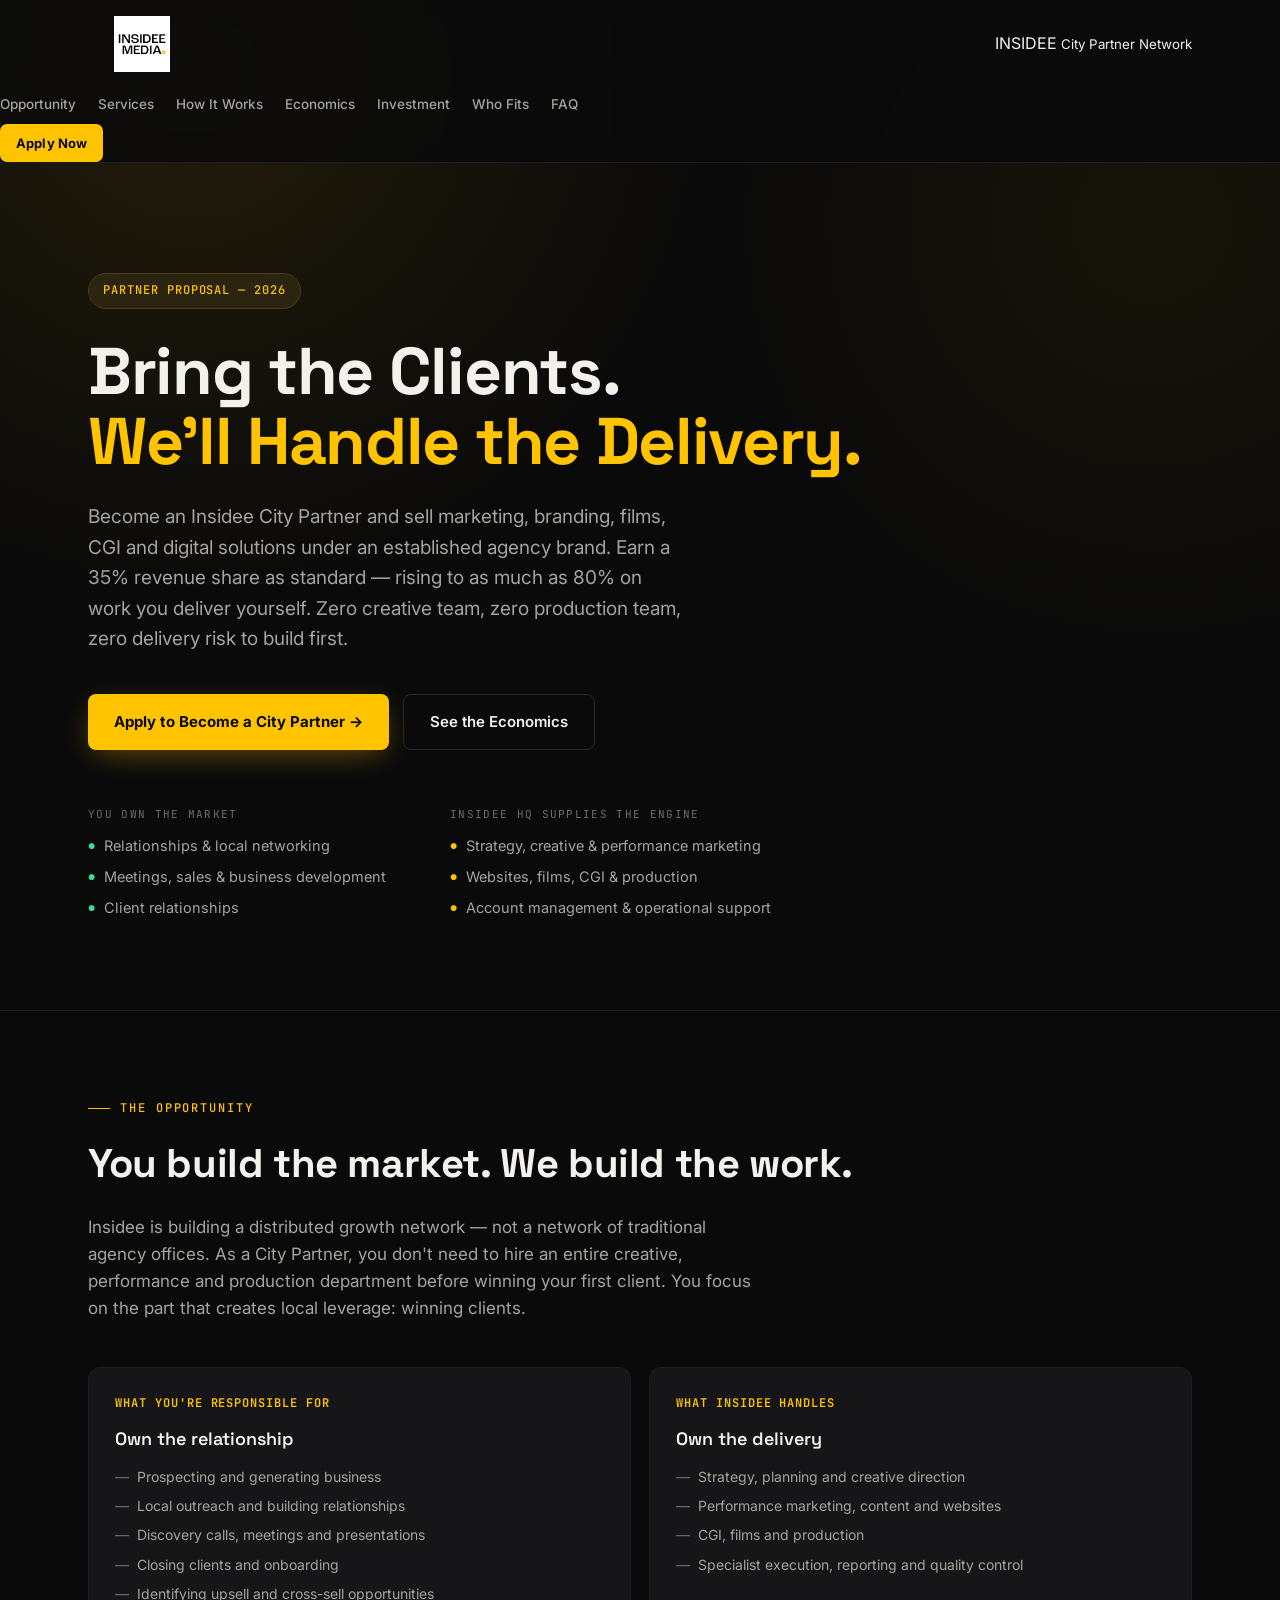
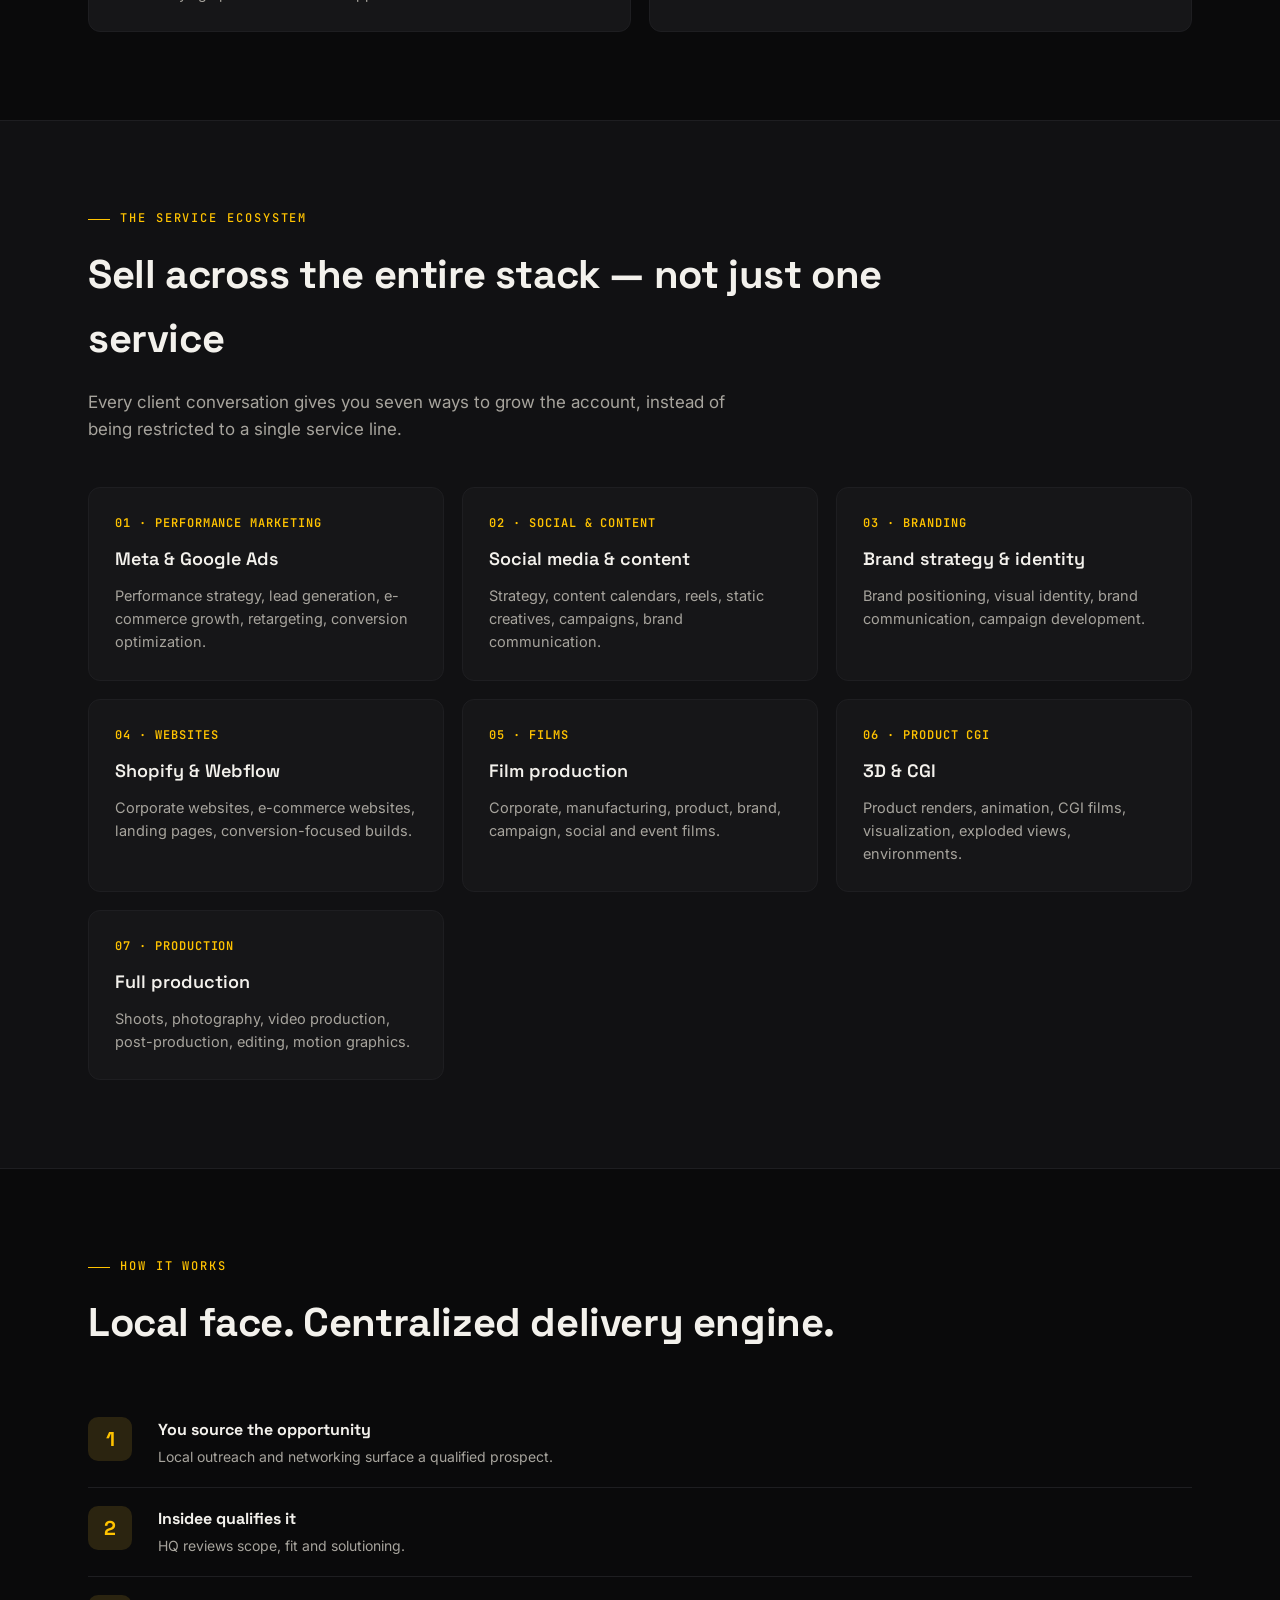
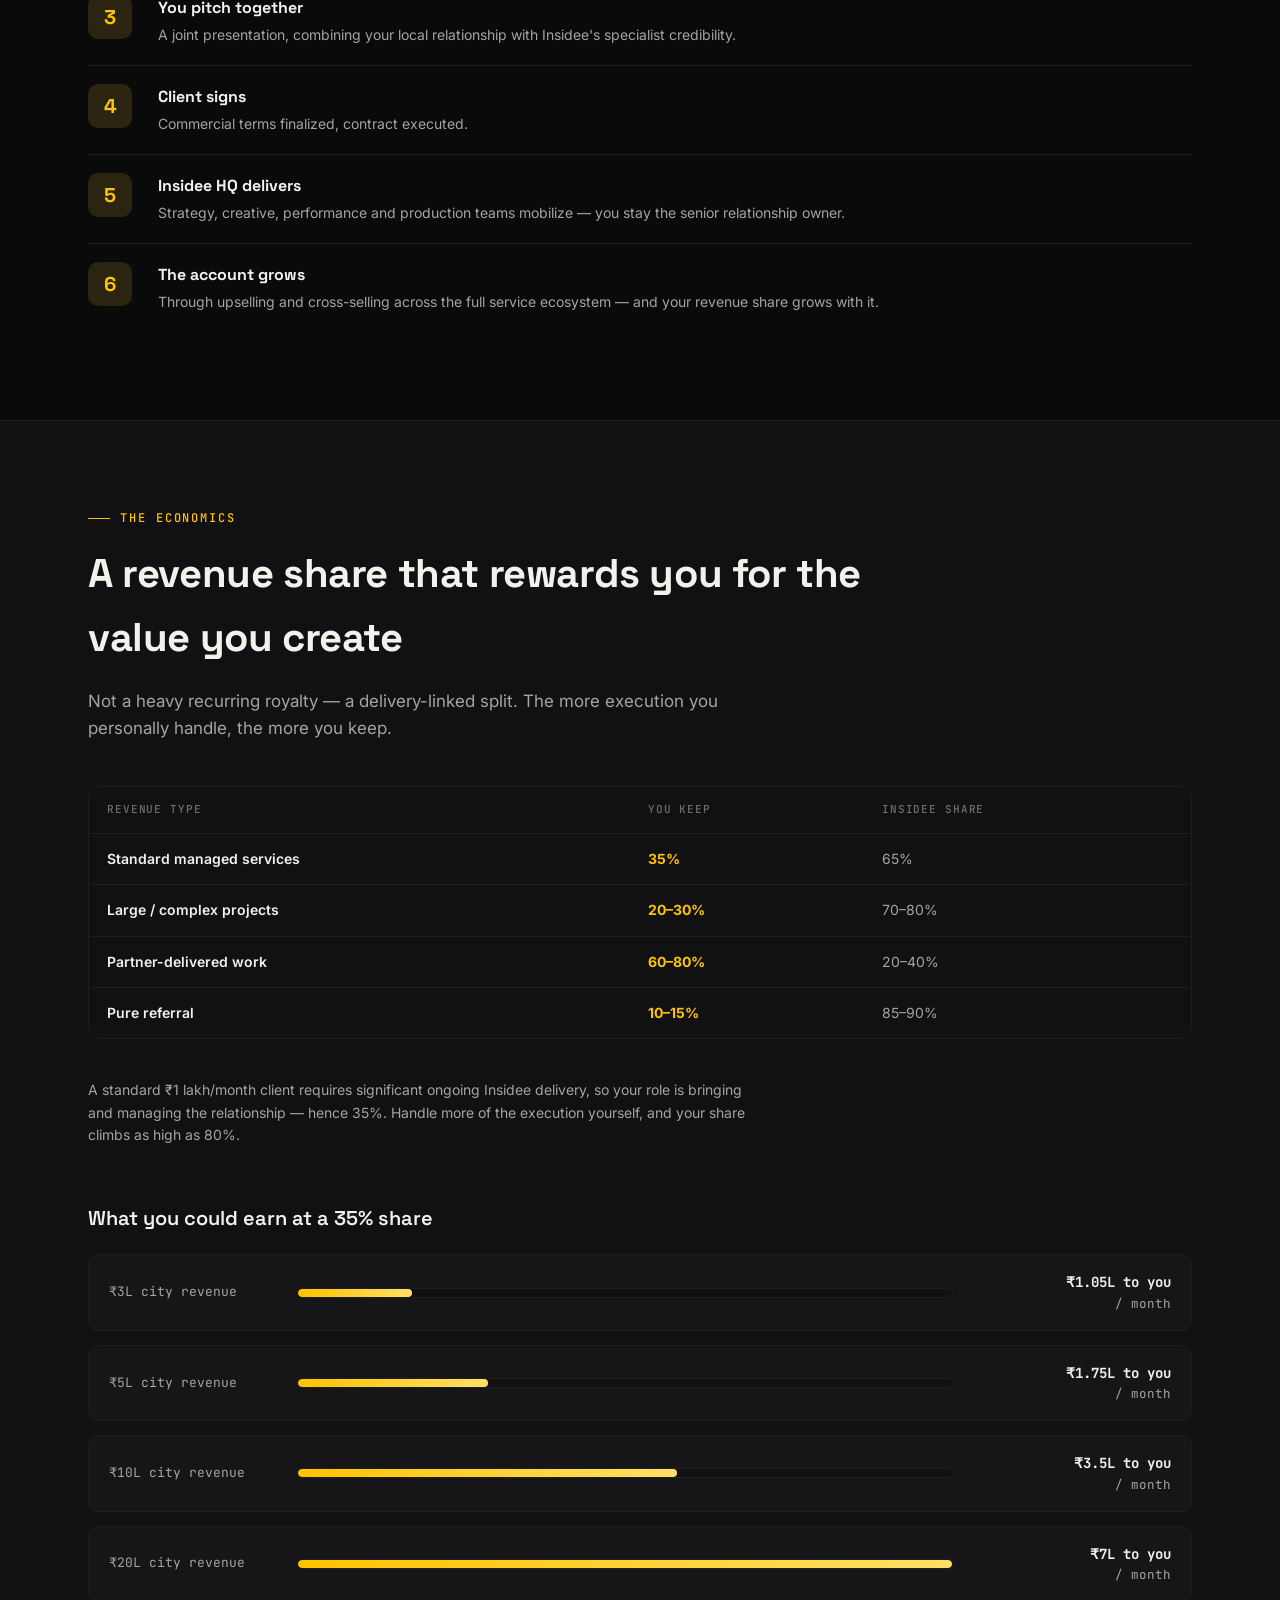
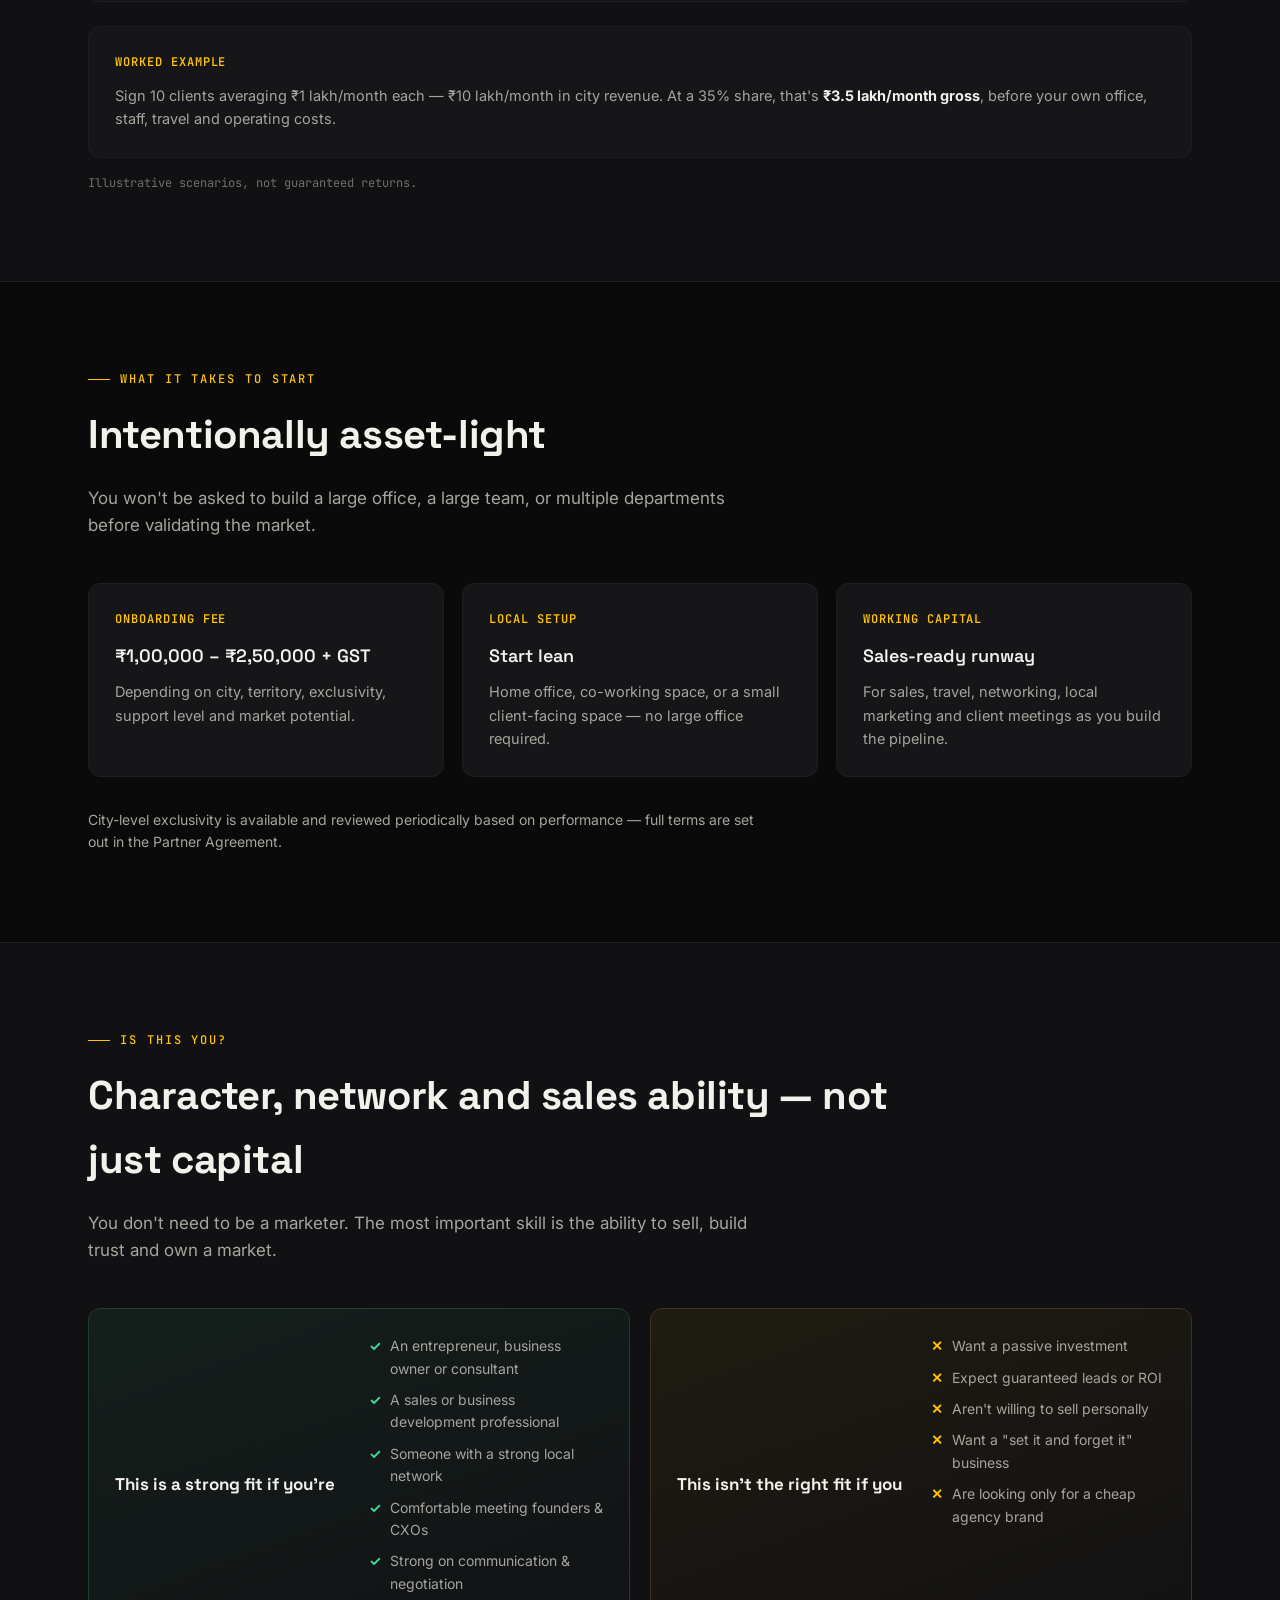
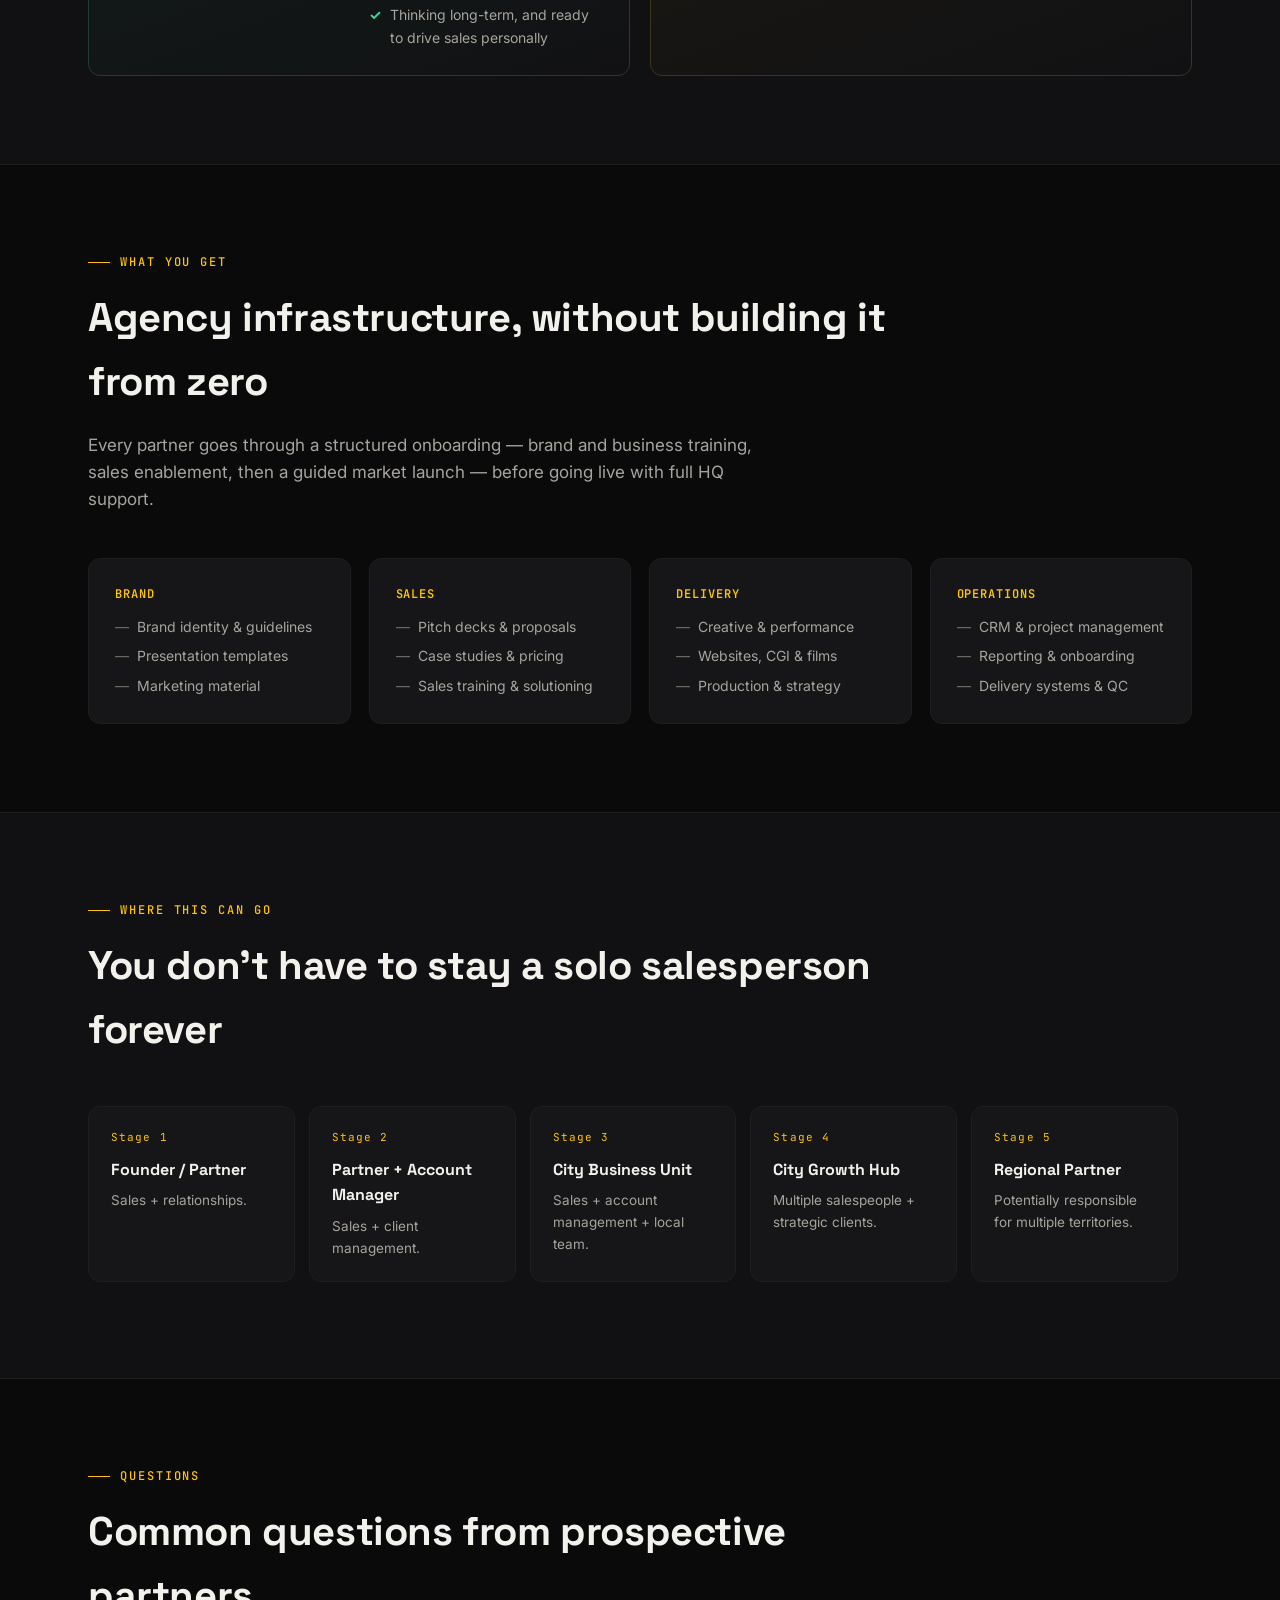
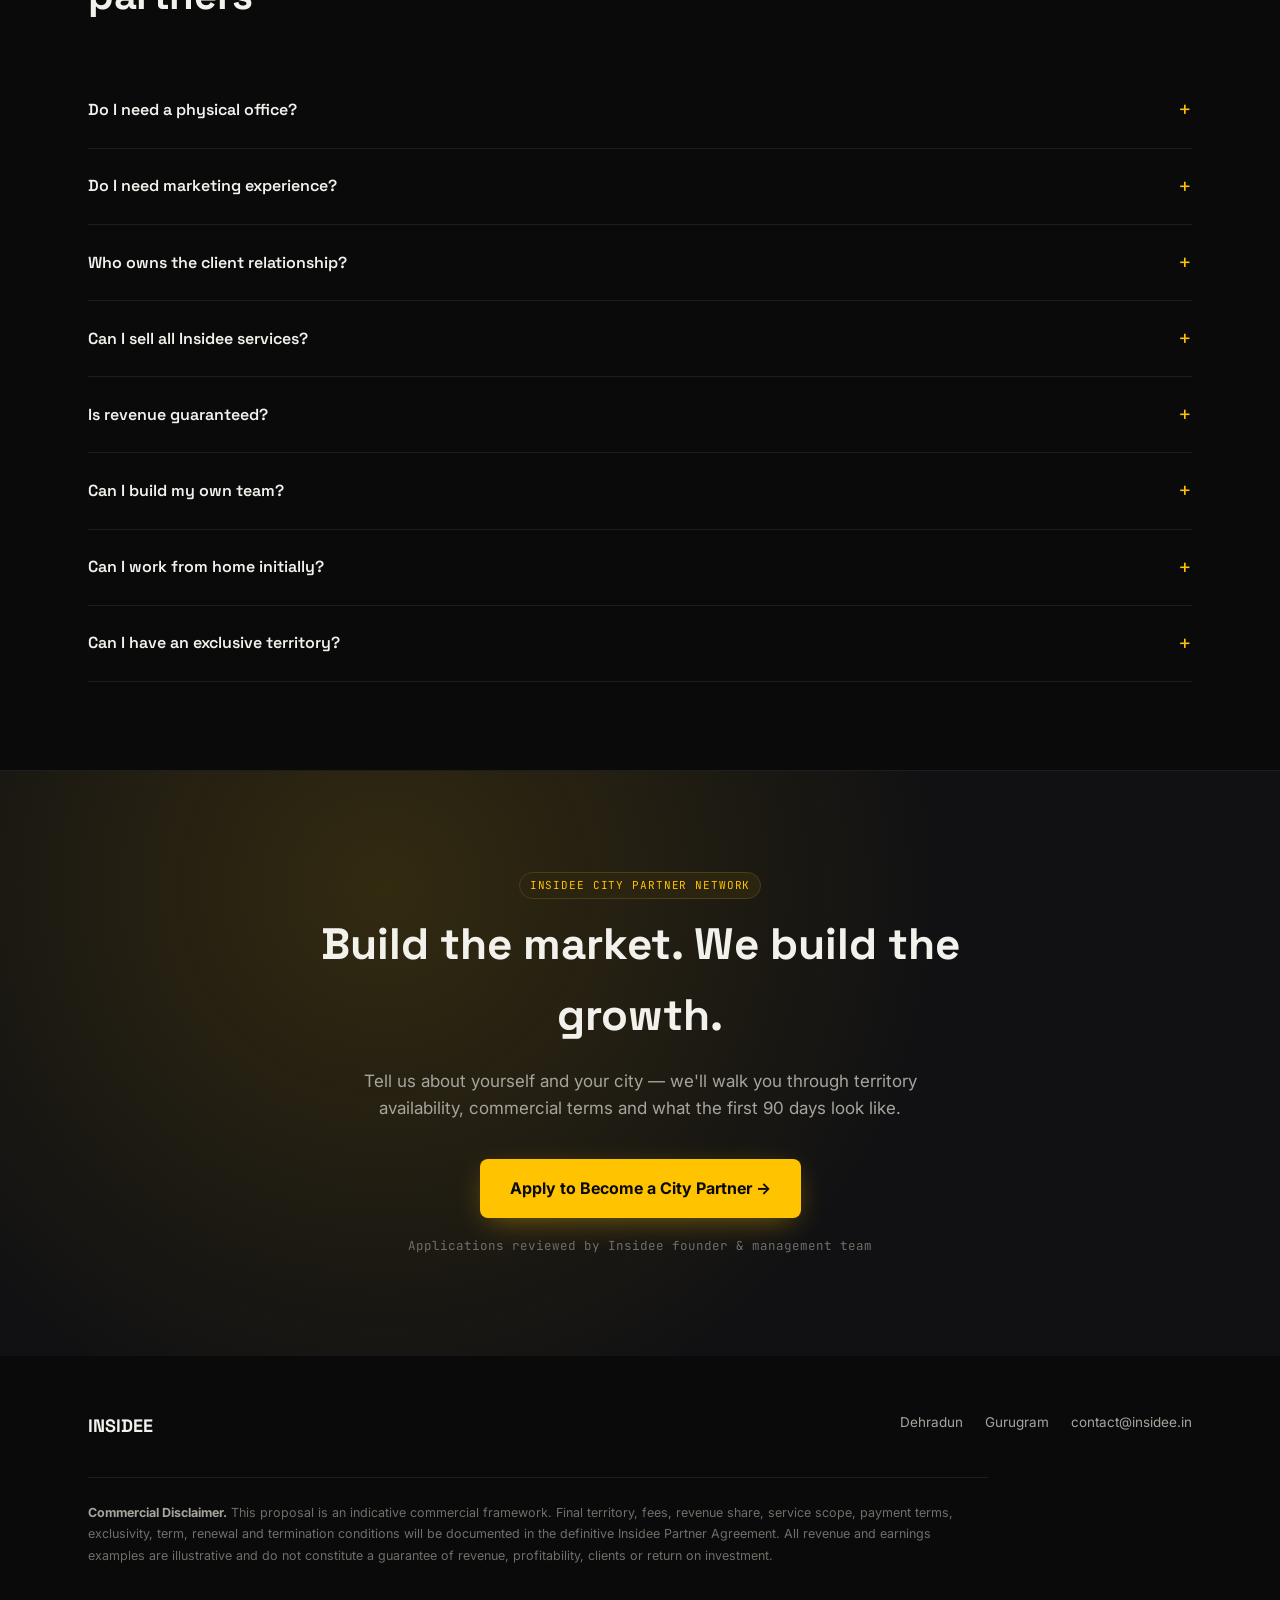
<file: partnerprogram.html>
<!DOCTYPE html>
<html lang="en">
<head>
<meta charset="UTF-8">
<meta name="viewport" content="width=device-width, initial-scale=1.0">
<title>Insidee City Partner Network — Partner Proposal 2026</title>
<link rel="preconnect" href="https://fonts.googleapis.com">
<link rel="preconnect" href="https://fonts.gstatic.com" crossorigin>
<link href="https://fonts.googleapis.com/css2?family=Space+Grotesk:wght@500;600;700&family=Inter:wght@400;500;600;700&family=JetBrains+Mono:wght@500&display=swap" rel="stylesheet">
<style>
  :root{
    --bg:#0a0a0b;
    --bg-alt:#111113;
    --card:#161618;
    --card-hover:#1c1c1f;
    --border:#28282c;
    --border-soft:#1e1e21;
    --text:#f3f1ec;
    --text-dim:#a7a49d;
    --text-faint:#716e68;
    --accent:#ffc300;
    --accent-dim:#ffc30033;
    --accent-soft:#2b2410;
    --good:#3ddc97;
    --font-head:'Space Grotesk', 'Inter', sans-serif;
    --font-body:'Inter', sans-serif;
    --font-mono:'JetBrains Mono', monospace;
    --maxw:1160px;
  }
  *{box-sizing:border-box; margin:0; padding:0;}
  html{scroll-behavior:smooth;}
  body{
    background:var(--bg);
    color:var(--text);
    font-family:var(--font-body);
    line-height:1.6;
    -webkit-font-smoothing:antialiased;
  }
  ::selection{background:var(--accent); color:#0a0a0b;}
  a{color:inherit; text-decoration:none;}
  img{max-width:100%; display:block;}

  .wrap{max-width:var(--maxw); margin:0 auto; padding:0 28px;}

  body::before{
    content:"";
    position:fixed; inset:0;
    background-image:
      radial-gradient(circle at 15% 8%, rgba(255,195,0,0.10), transparent 40%),
      radial-gradient(circle at 90% 25%, rgba(255,195,0,0.06), transparent 35%);
    pointer-events:none;
    z-index:0;
  }

  /* ---------- NAV ---------- */
  header.nav{
    position:sticky; top:0; z-index:100;
    background:rgba(10,10,11,0.85);
    backdrop-filter:blur(12px);
    border-bottom:1px solid var(--border-soft);
  }
  .nav-inner{
    max-width:var(--maxw); margin:0 auto; padding:16px 28px;
    display:flex; align-items:center; justify-content:space-between; gap:24px;
  }
  .brand{
    font-family:var(--font-head); font-weight:700; font-size:19px;
    letter-spacing:0.02em; display:flex; align-items:center; gap:10px;
    white-space:nowrap;
  }
  .brand .dot{width:8px; height:8px; border-radius:50%; background:var(--accent); box-shadow:0 0 10px var(--accent);}
  .brand small{
    display:block; font-family:var(--font-mono); font-weight:500; font-size:9.5px;
    color:var(--text-faint); letter-spacing:0.14em; margin-top:1px; text-transform:uppercase;
  }
  nav.links{
    display:flex; gap:22px; overflow-x:auto; scrollbar-width:none;
    font-size:13.5px; font-weight:500; color:var(--text-dim);
  }
  nav.links::-webkit-scrollbar{display:none;}
  nav.links a{white-space:nowrap; padding:6px 0; border-bottom:2px solid transparent; transition:color .15s, border-color .15s;}
  nav.links a:hover{color:var(--text); border-color:var(--accent);}
  .nav-cta{
    display:inline-block; white-space:nowrap;
    background:var(--accent); color:#0a0a0b; font-weight:700; font-size:13px;
    padding:9px 16px; border-radius:7px; letter-spacing:0.01em;
  }
  @media (max-width:900px){ nav.links{display:none;} }

  /* ---------- SECTION SCAFFOLDING ---------- */
  section{position:relative; z-index:1; padding:88px 0; border-bottom:1px solid var(--border-soft);}
  section.tight{padding:64px 0;}
  .eyebrow{
    font-family:var(--font-mono); font-size:12px; font-weight:500; letter-spacing:0.16em;
    color:var(--accent); text-transform:uppercase; margin-bottom:14px; display:flex; align-items:center; gap:10px;
  }
  .eyebrow::before{content:""; width:22px; height:1px; background:var(--accent);}
  h2.title{
    font-family:var(--font-head); font-weight:700; font-size:clamp(26px,3.4vw,40px);
    letter-spacing:-0.01em; margin-bottom:18px; max-width:820px;
  }
  p.lede{
    font-size:17px; color:var(--text-dim); max-width:680px; margin-bottom:8px;
  }
  .section-head{margin-bottom:44px;}

  /* ---------- HERO ---------- */
  .hero{padding:110px 0 90px; border-bottom:1px solid var(--border-soft); overflow:hidden;}
  .hero-tag{
    display:inline-flex; align-items:center; gap:8px;
    font-family:var(--font-mono); font-size:12px; font-weight:500; color:var(--accent);
    background:var(--accent-soft); border:1px solid #4a3f15; padding:7px 14px; border-radius:100px;
    letter-spacing:0.08em; text-transform:uppercase; margin-bottom:28px;
  }
  h1.hero-title{
    font-family:var(--font-head); font-weight:700; font-size:clamp(38px,6vw,66px);
    line-height:1.06; letter-spacing:-0.02em; max-width:900px; margin-bottom:26px;
  }
  h1.hero-title .accent{color:var(--accent);}
  .hero-sub{font-size:19px; color:var(--text-dim); max-width:600px; margin-bottom:40px;}
  .hero-ctas{display:flex; gap:14px; flex-wrap:wrap; margin-bottom:56px;}
  .btn-primary{
    background:var(--accent); color:#0a0a0b; font-weight:700; font-size:15px;
    padding:15px 26px; border-radius:8px; display:inline-flex; align-items:center; gap:8px;
    box-shadow:0 8px 30px -8px rgba(255,195,0,0.45);
  }
  .btn-secondary{
    border:1px solid var(--border); color:var(--text); font-weight:600; font-size:15px;
    padding:15px 26px; border-radius:8px; display:inline-flex; align-items:center; gap:8px;
  }
  .hero-split{
    display:flex; gap:64px; flex-wrap:wrap; font-family:var(--font-mono);
  }
  .hero-col{max-width:340px;}
  .hero-col .lbl{font-size:11px; letter-spacing:0.12em; text-transform:uppercase; color:var(--text-faint); margin-bottom:10px;}
  .hero-col ul{list-style:none; display:flex; flex-direction:column; gap:8px;}
  .hero-col li{font-family:var(--font-body); font-size:14.5px; color:var(--text-dim); display:flex; gap:9px; align-items:flex-start;}
  .hero-col li::before{content:"→"; color:var(--accent); flex-shrink:0;}
  .hero-col.owns li::before{content:"●"; font-size:8px; margin-top:6px; color:var(--good);}
  .hero-col.supplies li::before{content:"●"; font-size:8px; margin-top:6px; color:var(--accent);}

  /* ---------- GRID / CARDS ---------- */
  .grid{display:grid; gap:18px;}
  .grid-2{grid-template-columns:repeat(2,1fr);}
  .grid-3{grid-template-columns:repeat(3,1fr);}
  .grid-4{grid-template-columns:repeat(4,1fr);}
  @media (max-width:900px){ .grid-3,.grid-4{grid-template-columns:repeat(2,1fr);} }
  @media (max-width:620px){ .grid-2,.grid-3,.grid-4{grid-template-columns:1fr;} }

  .card{
    background:var(--card); border:1px solid var(--border-soft); border-radius:12px; padding:26px;
    transition:border-color .15s, transform .15s, background .15s;
  }
  .card:hover{border-color:var(--border); background:var(--card-hover);}
  .card .num{font-family:var(--font-mono); color:var(--accent); font-size:12px; font-weight:600; letter-spacing:0.08em; margin-bottom:12px;}
  .card h3{font-family:var(--font-head); font-size:18px; font-weight:600; margin-bottom:10px;}
  .card p{font-size:14.5px; color:var(--text-dim);}
  .card ul{list-style:none; margin-top:12px; display:flex; flex-direction:column; gap:7px;}
  .card ul li{font-size:14px; color:var(--text-dim); display:flex; gap:8px;}
  .card ul li::before{content:"—"; color:var(--text-faint); flex-shrink:0;}

  .chiprow{display:flex; flex-wrap:wrap; gap:8px; margin-top:14px;}
  .chip{
    font-size:12.5px; font-family:var(--font-mono); color:var(--text-dim);
    border:1px solid var(--border); padding:5px 11px; border-radius:100px;
  }

  /* ---------- TABLE ---------- */
  .tbl-wrap{overflow-x:auto; border:1px solid var(--border-soft); border-radius:12px;}
  table{width:100%; border-collapse:collapse; min-width:560px;}
  th,td{text-align:left; padding:14px 18px; font-size:14px; border-bottom:1px solid var(--border-soft);}
  th{
    font-family:var(--font-mono); font-size:11px; text-transform:uppercase; letter-spacing:0.08em;
    color:var(--text-faint); background:var(--bg-alt); font-weight:500;
  }
  td{color:var(--text-dim);}
  td.hl{color:var(--text); font-weight:600;}
  tr:last-child td{border-bottom:none;}
  td.accent-cell{color:var(--accent); font-weight:700;}

  /* ---------- STATS / EARNINGS ---------- */
  .earn-row{display:flex; flex-direction:column; gap:14px; margin-top:8px;}
  .earn-item{
    display:grid; grid-template-columns:170px 1fr 200px; align-items:center; gap:18px;
    background:var(--card); border:1px solid var(--border-soft); border-radius:10px; padding:16px 20px;
  }
  .earn-item .earn-label{font-family:var(--font-mono); font-size:13px; color:var(--text-dim);}
  .earn-item .earn-bar-track{height:10px; background:var(--bg-alt); border-radius:100px; overflow:hidden; border:1px solid var(--border-soft);}
  .earn-item .earn-bar-fill{height:100%; background:linear-gradient(90deg, var(--accent), #ffe066); border-radius:100px;}
  .earn-item .earn-figs{font-family:var(--font-mono); font-size:12.5px; text-align:right; color:var(--text-dim);}
  .earn-item .earn-figs b{color:var(--text); font-size:14px; display:block;}
  @media (max-width:700px){ .earn-item{grid-template-columns:1fr; gap:8px;} .earn-item .earn-figs{text-align:left;} }

  /* comparison split */
  .split{display:grid; grid-template-columns:1fr 1fr; gap:20px;}
  @media (max-width:750px){ .split{grid-template-columns:1fr;} }
  .split .col{border-radius:12px; padding:26px; border:1px solid var(--border-soft);}
  .split .col.good{background:linear-gradient(160deg, rgba(61,220,151,0.07), transparent); border-color:#1f3d30;}
  .split .col.bad{background:linear-gradient(160deg, rgba(255,195,0,0.06), transparent); border-color:#3d3419;}
  .split h3{font-family:var(--font-head); font-size:17px; margin-bottom:14px; display:flex; align-items:center; gap:8px;}
  .split ul{list-style:none; display:flex; flex-direction:column; gap:9px;}
  .split li{font-size:14px; color:var(--text-dim); display:flex; gap:9px; align-items:flex-start;}
  .split.good li::before{content:"✓"; color:var(--good); font-weight:700; flex-shrink:0;}
  .split.bad li::before{content:"✕"; color:var(--accent); font-weight:700; flex-shrink:0;}

  /* growth path */
  .path{display:flex; gap:0; overflow-x:auto; padding-bottom:8px;}
  .path-step{
    min-width:200px; flex:1; background:var(--card); border:1px solid var(--border-soft); border-radius:12px;
    padding:22px; margin-right:14px; position:relative;
  }
  .path-step .stage{font-family:var(--font-mono); font-size:11px; color:var(--accent); letter-spacing:0.1em; margin-bottom:10px;}
  .path-step h4{font-family:var(--font-head); font-size:16px; margin-bottom:8px;}
  .path-step p{font-size:13.5px; color:var(--text-dim);}

  /* FAQ */
  details.faq{ border-bottom:1px solid var(--border-soft); padding:20px 0; }
  details.faq summary{
    cursor:pointer; list-style:none; display:flex; justify-content:space-between; align-items:center;
    font-family:var(--font-head); font-weight:600; font-size:16px; gap:16px;
  }
  details.faq summary::-webkit-details-marker{display:none;}
  details.faq summary::after{content:"+"; font-size:22px; color:var(--accent); font-weight:400; flex-shrink:0; transition:transform .2s;}
  details.faq[open] summary::after{transform:rotate(45deg);}
  details.faq p{font-size:14.5px; color:var(--text-dim); margin-top:12px; max-width:680px;}

  /* funnel steps */
  .funnel{display:flex; flex-direction:column; gap:0;}
  .funnel-step{
    display:grid; grid-template-columns:52px 1fr; gap:18px; padding:18px 0; border-bottom:1px solid var(--border-soft);
    align-items:flex-start;
  }
  .funnel-step:last-child{border-bottom:none;}
  .funnel-step .fnum{
    font-family:var(--font-head); font-weight:700; font-size:20px; color:var(--accent);
    background:var(--accent-soft); width:44px; height:44px; border-radius:10px; display:flex; align-items:center; justify-content:center;
  }
  .funnel-step h4{font-family:var(--font-head); font-size:16px; margin-bottom:4px;}
  .funnel-step p{font-size:14px; color:var(--text-dim);}

  .section-alt{background:var(--bg-alt);}

  /* CTA band */
  .cta-band{
    background:radial-gradient(circle at 30% 20%, rgba(255,195,0,0.14), transparent 55%), var(--bg-alt);
    padding:100px 0; text-align:center; border-bottom:1px solid var(--border-soft);
  }
  .cta-band h2{font-family:var(--font-head); font-weight:700; font-size:clamp(28px,4vw,44px); max-width:720px; margin:0 auto 18px;}
  .cta-band p{font-size:17px; color:var(--text-dim); max-width:560px; margin:0 auto 36px;}
  .cta-note{font-size:12.5px; color:var(--text-faint); margin-top:18px; font-family:var(--font-mono);}

  footer{padding:56px 0 40px;}
  .foot-top{display:flex; justify-content:space-between; flex-wrap:wrap; gap:24px; margin-bottom:36px;}
  .foot-brand{font-family:var(--font-head); font-weight:700; font-size:18px;}
  .foot-links{display:flex; gap:22px; font-size:13.5px; color:var(--text-dim);}
  .disclaimer{
    font-size:12.5px; color:var(--text-faint); border-top:1px solid var(--border-soft); padding-top:24px; line-height:1.7; max-width:900px;
  }

  .badge{
    display:inline-block; font-family:var(--font-mono); font-size:11px; letter-spacing:0.08em; text-transform:uppercase;
    color:var(--accent); border:1px solid #4a3f15; background:var(--accent-soft); padding:4px 10px; border-radius:100px; margin-bottom:10px;
  }
</style>
</head>
<body>

<header class="nav">
  <div class="nav-inner">
    <a class="brand" href="index.html" aria-label="Insidee Media home">
      <picture>
        <source media="(max-width: 480px)" srcset="img/140X140.png">
        <img class="logo-image" src="img/200X200.png" alt="Insidee Media" style="width:108px;height:56px;object-fit:contain;">
      </picture>
    </a>
      <span class="dot"></span>
      <div>
        INSIDEE
        <small>City Partner Network</small>
      </div>
    </div>
    <nav class="links">
      <a href="#opportunity">Opportunity</a>
      <a href="#ecosystem">Services</a>
      <a href="#how-it-works">How It Works</a>
      <a href="#economics">Economics</a>
      <a href="#investment">Investment</a>
      <a href="#who-fits">Who Fits</a>
      <a href="#faq">FAQ</a>
    </nav>
    <a href="#cta" class="nav-cta">Apply Now</a>
  </div>
</header>

<!-- HERO -->
<section class="hero">
  <div class="wrap">
    <span class="hero-tag">Partner Proposal — 2026</span>
    <h1 class="hero-title">Bring the Clients.<br><span class="accent">We'll Handle the Delivery.</span></h1>
    <p class="hero-sub">Become an Insidee City Partner and sell marketing, branding, films, CGI and digital solutions under an established agency brand. Earn a 35% revenue share as standard — rising to as much as 80% on work you deliver yourself. Zero creative team, zero production team, zero delivery risk to build first.</p>
    <div class="hero-ctas">
      <a href="#cta" class="btn-primary">Apply to Become a City Partner →</a>
      <a href="#economics" class="btn-secondary">See the Economics</a>
    </div>
    <div class="hero-split">
      <div class="hero-col owns">
        <div class="lbl">You own the market</div>
        <ul>
          <li>Relationships &amp; local networking</li>
          <li>Meetings, sales &amp; business development</li>
          <li>Client relationships</li>
        </ul>
      </div>
      <div class="hero-col supplies">
        <div class="lbl">Insidee HQ supplies the engine</div>
        <ul>
          <li>Strategy, creative &amp; performance marketing</li>
          <li>Websites, films, CGI &amp; production</li>
          <li>Account management &amp; operational support</li>
        </ul>
      </div>
    </div>
  </div>
</section>

<!-- OPPORTUNITY -->
<section id="opportunity">
  <div class="wrap">
    <div class="section-head">
      <div class="eyebrow">The Opportunity</div>
      <h2 class="title">You build the market. We build the work.</h2>
      <p class="lede">Insidee is building a distributed growth network — not a network of traditional agency offices. As a City Partner, you don't need to hire an entire creative, performance and production department before winning your first client. You focus on the part that creates local leverage: winning clients.</p>
    </div>
    <div class="grid grid-2">
      <div class="card">
        <div class="num">WHAT YOU'RE RESPONSIBLE FOR</div>
        <h3>Own the relationship</h3>
        <ul>
          <li>Prospecting and generating business</li>
          <li>Local outreach and building relationships</li>
          <li>Discovery calls, meetings and presentations</li>
          <li>Closing clients and onboarding</li>
          <li>Identifying upsell and cross-sell opportunities</li>
        </ul>
      </div>
      <div class="card">
        <div class="num">WHAT INSIDEE HANDLES</div>
        <h3>Own the delivery</h3>
        <ul>
          <li>Strategy, planning and creative direction</li>
          <li>Performance marketing, content and websites</li>
          <li>CGI, films and production</li>
          <li>Specialist execution, reporting and quality control</li>
        </ul>
      </div>
    </div>
  </div>
</section>

<!-- ECOSYSTEM -->
<section id="ecosystem" class="section-alt">
  <div class="wrap">
    <div class="section-head">
      <div class="eyebrow">The Service Ecosystem</div>
      <h2 class="title">Sell across the entire stack — not just one service</h2>
      <p class="lede">Every client conversation gives you seven ways to grow the account, instead of being restricted to a single service line.</p>
    </div>
    <div class="grid grid-3">
      <div class="card">
        <div class="num">01 · PERFORMANCE MARKETING</div>
        <h3>Meta &amp; Google Ads</h3>
        <p>Performance strategy, lead generation, e-commerce growth, retargeting, conversion optimization.</p>
      </div>
      <div class="card">
        <div class="num">02 · SOCIAL &amp; CONTENT</div>
        <h3>Social media &amp; content</h3>
        <p>Strategy, content calendars, reels, static creatives, campaigns, brand communication.</p>
      </div>
      <div class="card">
        <div class="num">03 · BRANDING</div>
        <h3>Brand strategy &amp; identity</h3>
        <p>Brand positioning, visual identity, brand communication, campaign development.</p>
      </div>
      <div class="card">
        <div class="num">04 · WEBSITES</div>
        <h3>Shopify &amp; Webflow</h3>
        <p>Corporate websites, e-commerce websites, landing pages, conversion-focused builds.</p>
      </div>
      <div class="card">
        <div class="num">05 · FILMS</div>
        <h3>Film production</h3>
        <p>Corporate, manufacturing, product, brand, campaign, social and event films.</p>
      </div>
      <div class="card">
        <div class="num">06 · PRODUCT CGI</div>
        <h3>3D &amp; CGI</h3>
        <p>Product renders, animation, CGI films, visualization, exploded views, environments.</p>
      </div>
      <div class="card">
        <div class="num">07 · PRODUCTION</div>
        <h3>Full production</h3>
        <p>Shoots, photography, video production, post-production, editing, motion graphics.</p>
      </div>
    </div>
  </div>
</section>

<!-- HOW IT WORKS -->
<section id="how-it-works">
  <div class="wrap">
    <div class="section-head">
      <div class="eyebrow">How It Works</div>
      <h2 class="title">Local face. Centralized delivery engine.</h2>
    </div>
    <div class="funnel">
      <div class="funnel-step"><div class="fnum">1</div><div><h4>You source the opportunity</h4><p>Local outreach and networking surface a qualified prospect.</p></div></div>
      <div class="funnel-step"><div class="fnum">2</div><div><h4>Insidee qualifies it</h4><p>HQ reviews scope, fit and solutioning.</p></div></div>
      <div class="funnel-step"><div class="fnum">3</div><div><h4>You pitch together</h4><p>A joint presentation, combining your local relationship with Insidee's specialist credibility.</p></div></div>
      <div class="funnel-step"><div class="fnum">4</div><div><h4>Client signs</h4><p>Commercial terms finalized, contract executed.</p></div></div>
      <div class="funnel-step"><div class="fnum">5</div><div><h4>Insidee HQ delivers</h4><p>Strategy, creative, performance and production teams mobilize — you stay the senior relationship owner.</p></div></div>
      <div class="funnel-step"><div class="fnum">6</div><div><h4>The account grows</h4><p>Through upselling and cross-selling across the full service ecosystem — and your revenue share grows with it.</p></div></div>
    </div>
  </div>
</section>

<!-- ECONOMICS -->
<section id="economics" class="section-alt">
  <div class="wrap">
    <div class="section-head">
      <div class="eyebrow">The Economics</div>
      <h2 class="title">A revenue share that rewards you for the value you create</h2>
      <p class="lede">Not a heavy recurring royalty — a delivery-linked split. The more execution you personally handle, the more you keep.</p>
    </div>
    <div class="tbl-wrap" style="margin-bottom:40px;">
      <table>
        <thead><tr><th>Revenue Type</th><th>You Keep</th><th>Insidee Share</th></tr></thead>
        <tbody>
          <tr><td class="hl">Standard managed services</td><td class="accent-cell">35%</td><td>65%</td></tr>
          <tr><td class="hl">Large / complex projects</td><td class="accent-cell">20–30%</td><td>70–80%</td></tr>
          <tr><td class="hl">Partner-delivered work</td><td class="accent-cell">60–80%</td><td>20–40%</td></tr>
          <tr><td class="hl">Pure referral</td><td class="accent-cell">10–15%</td><td>85–90%</td></tr>
        </tbody>
      </table>
    </div>
    <p style="font-size:14px; color:var(--text-dim); max-width:680px; margin-bottom:56px;">A standard ₹1 lakh/month client requires significant ongoing Insidee delivery, so your role is bringing and managing the relationship — hence 35%. Handle more of the execution yourself, and your share climbs as high as 80%.</p>

    <h3 style="font-family:var(--font-head); font-size:20px; font-weight:600; margin-bottom:20px;">What you could earn at a 35% share</h3>
    <div class="earn-row">
      <div class="earn-item">
        <div class="earn-label">₹3L city revenue</div>
        <div class="earn-bar-track"><div class="earn-bar-fill" style="width:17.5%"></div></div>
        <div class="earn-figs"><b>₹1.05L to you</b>/ month</div>
      </div>
      <div class="earn-item">
        <div class="earn-label">₹5L city revenue</div>
        <div class="earn-bar-track"><div class="earn-bar-fill" style="width:29%"></div></div>
        <div class="earn-figs"><b>₹1.75L to you</b>/ month</div>
      </div>
      <div class="earn-item">
        <div class="earn-label">₹10L city revenue</div>
        <div class="earn-bar-track"><div class="earn-bar-fill" style="width:58%"></div></div>
        <div class="earn-figs"><b>₹3.5L to you</b>/ month</div>
      </div>
      <div class="earn-item">
        <div class="earn-label">₹20L city revenue</div>
        <div class="earn-bar-track"><div class="earn-bar-fill" style="width:100%"></div></div>
        <div class="earn-figs"><b>₹7L to you</b>/ month</div>
      </div>
    </div>
    <div class="card" style="margin-top:24px;">
      <div class="num">WORKED EXAMPLE</div>
      <p>Sign 10 clients averaging ₹1 lakh/month each — ₹10 lakh/month in city revenue. At a 35% share, that's <b style="color:var(--text)">₹3.5 lakh/month gross</b>, before your own office, staff, travel and operating costs.</p>
    </div>
    <p style="font-size:12px; color:var(--text-faint); margin-top:16px; font-family:var(--font-mono);">Illustrative scenarios, not guaranteed returns.</p>
  </div>
</section>

<!-- INVESTMENT -->
<section id="investment">
  <div class="wrap">
    <div class="section-head">
      <div class="eyebrow">What It Takes to Start</div>
      <h2 class="title">Intentionally asset-light</h2>
      <p class="lede">You won't be asked to build a large office, a large team, or multiple departments before validating the market.</p>
    </div>
    <div class="grid grid-3">
      <div class="card">
        <div class="num">ONBOARDING FEE</div>
        <h3>₹1,00,000 – ₹2,50,000 + GST</h3>
        <p>Depending on city, territory, exclusivity, support level and market potential.</p>
      </div>
      <div class="card">
        <div class="num">LOCAL SETUP</div>
        <h3>Start lean</h3>
        <p>Home office, co-working space, or a small client-facing space — no large office required.</p>
      </div>
      <div class="card">
        <div class="num">WORKING CAPITAL</div>
        <h3>Sales-ready runway</h3>
        <p>For sales, travel, networking, local marketing and client meetings as you build the pipeline.</p>
      </div>
    </div>
    <p style="font-size:14px; color:var(--text-dim); max-width:680px; margin-top:32px;">City-level exclusivity is available and reviewed periodically based on performance — full terms are set out in the Partner Agreement.</p>
  </div>
</section>

<!-- WHO FITS -->
<section id="who-fits" class="section-alt">
  <div class="wrap">
    <div class="section-head">
      <div class="eyebrow">Is This You?</div>
      <h2 class="title">Character, network and sales ability — not just capital</h2>
      <p class="lede">You don't need to be a marketer. The most important skill is the ability to sell, build trust and own a market.</p>
    </div>
    <div class="split">
      <div class="col good split good">
        <h3>This is a strong fit if you're</h3>
        <ul>
          <li>An entrepreneur, business owner or consultant</li>
          <li>A sales or business development professional</li>
          <li>Someone with a strong local network</li>
          <li>Comfortable meeting founders &amp; CXOs</li>
          <li>Strong on communication &amp; negotiation</li>
          <li>Thinking long-term, and ready to drive sales personally</li>
        </ul>
      </div>
      <div class="col bad split bad">
        <h3>This isn't the right fit if you</h3>
        <ul>
          <li>Want a passive investment</li>
          <li>Expect guaranteed leads or ROI</li>
          <li>Aren't willing to sell personally</li>
          <li>Want a "set it and forget it" business</li>
          <li>Are looking only for a cheap agency brand</li>
        </ul>
      </div>
    </div>
  </div>
</section>

<!-- SUPPORT -->
<section id="support">
  <div class="wrap">
    <div class="section-head">
      <div class="eyebrow">What You Get</div>
      <h2 class="title">Agency infrastructure, without building it from zero</h2>
      <p class="lede">Every partner goes through a structured onboarding — brand and business training, sales enablement, then a guided market launch — before going live with full HQ support.</p>
    </div>
    <div class="grid grid-4">
      <div class="card"><div class="num">BRAND</div><ul><li>Brand identity &amp; guidelines</li><li>Presentation templates</li><li>Marketing material</li></ul></div>
      <div class="card"><div class="num">SALES</div><ul><li>Pitch decks &amp; proposals</li><li>Case studies &amp; pricing</li><li>Sales training &amp; solutioning</li></ul></div>
      <div class="card"><div class="num">DELIVERY</div><ul><li>Creative &amp; performance</li><li>Websites, CGI &amp; films</li><li>Production &amp; strategy</li></ul></div>
      <div class="card"><div class="num">OPERATIONS</div><ul><li>CRM &amp; project management</li><li>Reporting &amp; onboarding</li><li>Delivery systems &amp; QC</li></ul></div>
    </div>
  </div>
</section>

<!-- GROWTH PATH -->
<section id="growth-path" class="section-alt">
  <div class="wrap">
    <div class="section-head">
      <div class="eyebrow">Where This Can Go</div>
      <h2 class="title">You don't have to stay a solo salesperson forever</h2>
    </div>
    <div class="path">
      <div class="path-step"><div class="stage">Stage 1</div><h4>Founder / Partner</h4><p>Sales + relationships.</p></div>
      <div class="path-step"><div class="stage">Stage 2</div><h4>Partner + Account Manager</h4><p>Sales + client management.</p></div>
      <div class="path-step"><div class="stage">Stage 3</div><h4>City Business Unit</h4><p>Sales + account management + local team.</p></div>
      <div class="path-step"><div class="stage">Stage 4</div><h4>City Growth Hub</h4><p>Multiple salespeople + strategic clients.</p></div>
      <div class="path-step"><div class="stage">Stage 5</div><h4>Regional Partner</h4><p>Potentially responsible for multiple territories.</p></div>
    </div>
  </div>
</section>

<!-- FAQ -->
<section id="faq">
  <div class="wrap">
    <div class="section-head">
      <div class="eyebrow">Questions</div>
      <h2 class="title">Common questions from prospective partners</h2>
    </div>
    <div class="faq-list">
      <details class="faq"><summary>Do I need a physical office?</summary><p>No. A professional client-facing setup is recommended as the market matures, but a large office is not required to begin.</p></details>
      <details class="faq"><summary>Do I need marketing experience?</summary><p>Not necessarily. Sales and business-development ability are more important. Insidee provides service and solution training.</p></details>
      <details class="faq"><summary>Who owns the client relationship?</summary><p>You're the primary local relationship owner. Insidee HQ remains responsible for delivery standards and specialist execution.</p></details>
      <details class="faq"><summary>Can I sell all Insidee services?</summary><p>Yes, subject to service availability, pricing and capability.</p></details>
      <details class="faq"><summary>Is revenue guaranteed?</summary><p>No. Territory rights and support do not guarantee sales, clients or profitability.</p></details>
      <details class="faq"><summary>Can I build my own team?</summary><p>Yes. As you grow, local sales and account-management capability can be expanded, subject to Insidee's brand and quality standards.</p></details>
      <details class="faq"><summary>Can I work from home initially?</summary><p>Yes. The model is designed to be asset-light.</p></details>
      <details class="faq"><summary>Can I have an exclusive territory?</summary><p>Potentially, subject to territory availability and performance requirements.</p></details>
    </div>
  </div>
</section>

<!-- FINAL CTA -->
<section id="cta" class="cta-band" style="border-bottom:none;">
  <div class="wrap">
    <span class="badge">Insidee City Partner Network</span>
    <h2>Build the market. We build the growth.</h2>
    <p>Tell us about yourself and your city — we'll walk you through territory availability, commercial terms and what the first 90 days look like.</p>
    <a href="#" class="btn-primary" style="font-size:16px; padding:17px 30px;">Apply to Become a City Partner →</a>
    <div class="cta-note">Applications reviewed by Insidee founder &amp; management team</div>
  </div>
</section>

<footer>
  <div class="wrap">
    <div class="foot-top">
      <div class="foot-brand">INSIDEE</div>
      <div class="foot-links">
        <span>Dehradun</span>
        <span>Gurugram</span>
        <span>contact@insidee.in</span>
      </div>
    </div>
    <div class="disclaimer">
      <strong style="color:var(--text-dim);">Commercial Disclaimer.</strong> This proposal is an indicative commercial framework. Final territory, fees, revenue share, service scope, payment terms, exclusivity, term, renewal and termination conditions will be documented in the definitive Insidee Partner Agreement. All revenue and earnings examples are illustrative and do not constitute a guarantee of revenue, profitability, clients or return on investment.
    </div>
  </div>
</footer>

</body>
</html>
</file>
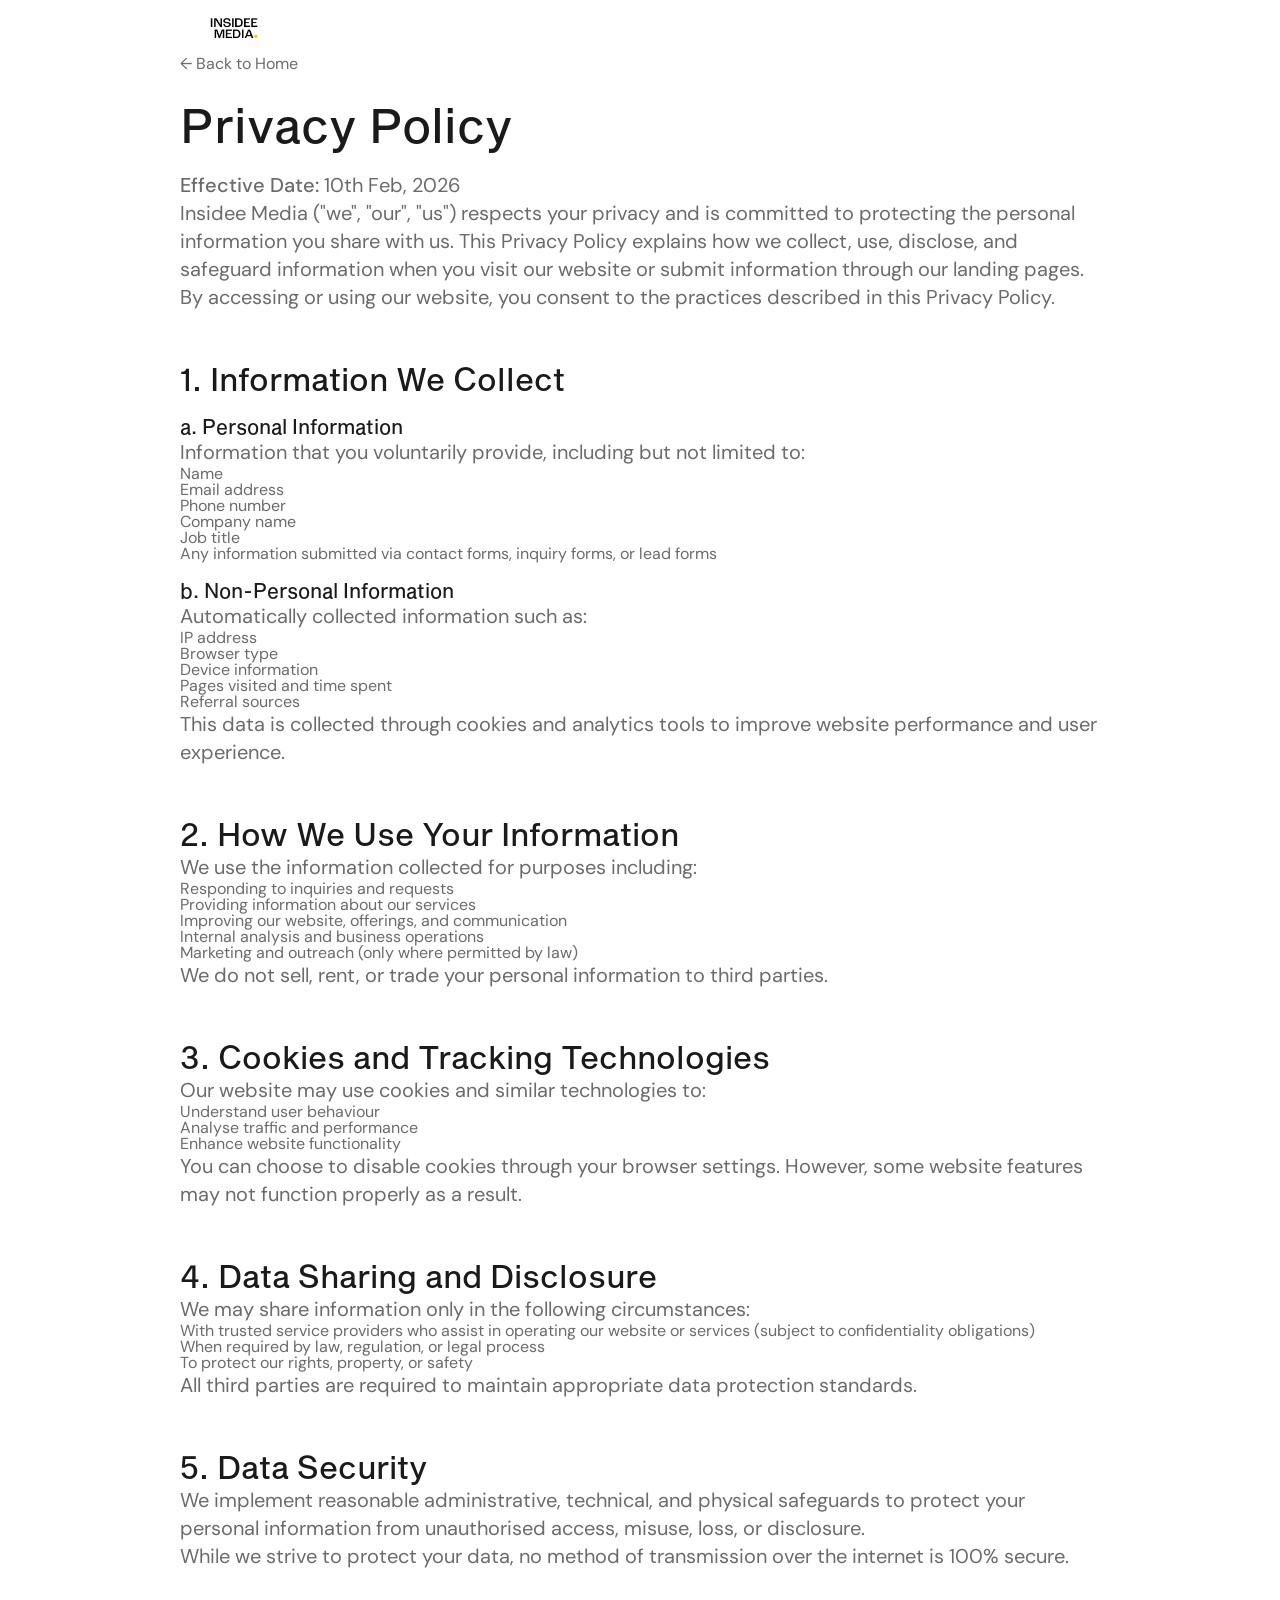
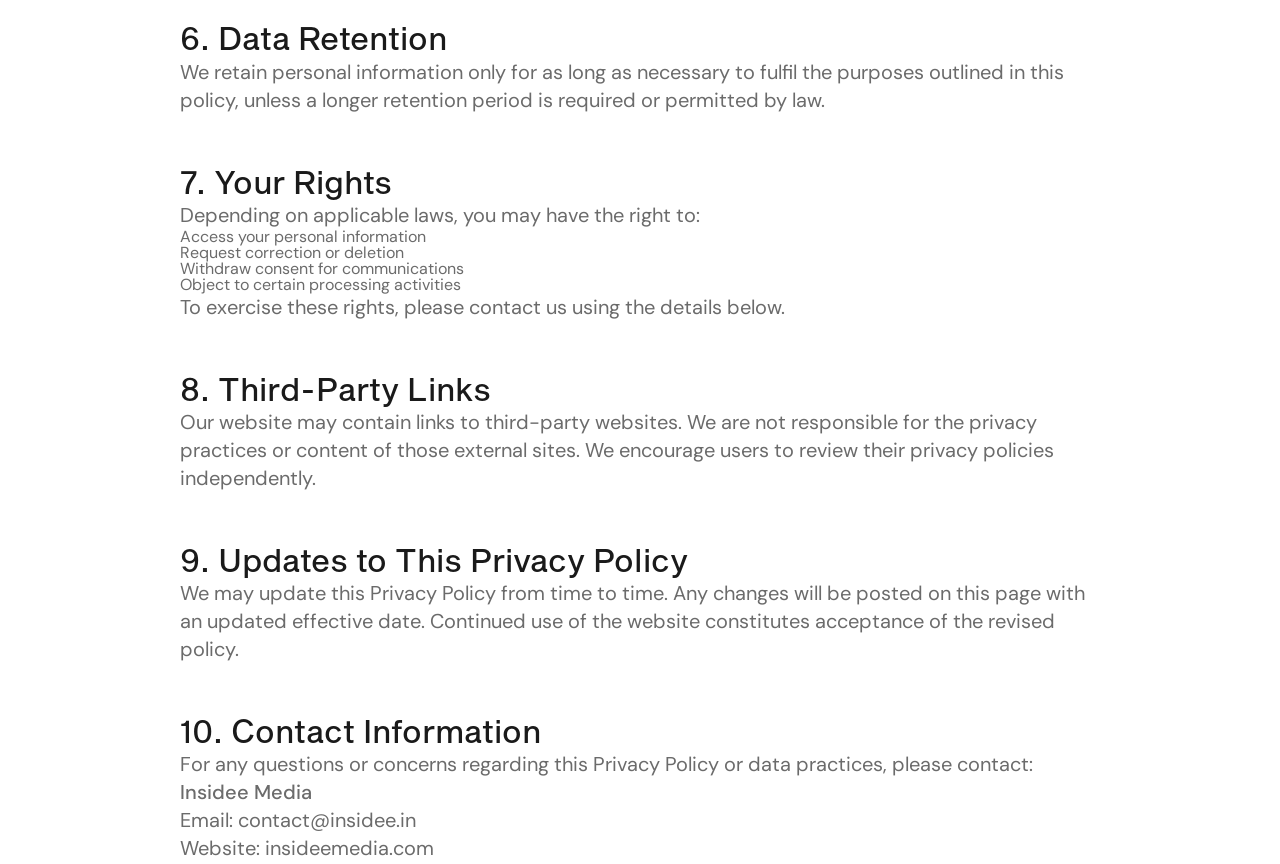
<file: privacy-policy.html>
<!DOCTYPE html>
<html lang="en">

<head>
  <meta charset="UTF-8">
  <meta http-equiv="X-UA-Compatible" content="IE=edge">
  <meta name="viewport" content="width=device-width, initial-scale=1.0">
  <meta name="description" content="Privacy Policy - Insidee Media">
  <title>Privacy Policy | Insidee Media</title>

  <link rel="icon" type="image/x-icon" href="assets/imgs/logo/favicon.png">

  <link rel="stylesheet" href="assets/vendor/bootstrap.min.css">
  <link rel="stylesheet" href="assets/vendor/fontawesome.min.css">
  <link rel="stylesheet" href="assets/css/style.css?v=1.0">
</head>

<body class="body-wrapper font-heading-sequelsans-romanbody">
  <main>
    <section class="pt-120 pb-120">
      <div class="container">
        <div class="row justify-content-center">
          <div class="col-lg-10">
            <div class="mb-4">
              <a href="index.html" aria-label="Insidee Media home">
                <picture>
                  <source media="(max-width: 480px)" srcset="img/140X140.png">
                  <img src="img/200X200.png" alt="Insidee Media" style="width:108px;height:56px;object-fit:contain;">
                </picture>
              </a>
              <div><a href="index.html">&larr; Back to Home</a></div>
            </div>

            <h1 class="mb-3">Privacy Policy</h1>
            <p><strong>Effective Date:</strong> 10th Feb, 2026</p>

            <p>
              Insidee Media ("we", "our", "us") respects your privacy and is committed to protecting the personal
              information you share with us. This Privacy Policy explains how we collect, use, disclose, and safeguard
              information when you visit our website or submit information through our landing pages.
            </p>
            <p>By accessing or using our website, you consent to the practices described in this Privacy Policy.</p>

            <h3 class="mt-5">1. Information We Collect</h3>
            <h5 class="mt-3">a. Personal Information</h5>
            <p>Information that you voluntarily provide, including but not limited to:</p>
            <ul>
              <li>Name</li>
              <li>Email address</li>
              <li>Phone number</li>
              <li>Company name</li>
              <li>Job title</li>
              <li>Any information submitted via contact forms, inquiry forms, or lead forms</li>
            </ul>

            <h5 class="mt-3">b. Non-Personal Information</h5>
            <p>Automatically collected information such as:</p>
            <ul>
              <li>IP address</li>
              <li>Browser type</li>
              <li>Device information</li>
              <li>Pages visited and time spent</li>
              <li>Referral sources</li>
            </ul>
            <p>
              This data is collected through cookies and analytics tools to improve website performance and user
              experience.
            </p>

            <h3 class="mt-5">2. How We Use Your Information</h3>
            <p>We use the information collected for purposes including:</p>
            <ul>
              <li>Responding to inquiries and requests</li>
              <li>Providing information about our services</li>
              <li>Improving our website, offerings, and communication</li>
              <li>Internal analysis and business operations</li>
              <li>Marketing and outreach (only where permitted by law)</li>
            </ul>
            <p>We do not sell, rent, or trade your personal information to third parties.</p>

            <h3 class="mt-5">3. Cookies and Tracking Technologies</h3>
            <p>Our website may use cookies and similar technologies to:</p>
            <ul>
              <li>Understand user behaviour</li>
              <li>Analyse traffic and performance</li>
              <li>Enhance website functionality</li>
            </ul>
            <p>
              You can choose to disable cookies through your browser settings. However, some website features may not
              function properly as a result.
            </p>

            <h3 class="mt-5">4. Data Sharing and Disclosure</h3>
            <p>We may share information only in the following circumstances:</p>
            <ul>
              <li>With trusted service providers who assist in operating our website or services (subject to confidentiality obligations)</li>
              <li>When required by law, regulation, or legal process</li>
              <li>To protect our rights, property, or safety</li>
            </ul>
            <p>All third parties are required to maintain appropriate data protection standards.</p>

            <h3 class="mt-5">5. Data Security</h3>
            <p>
              We implement reasonable administrative, technical, and physical safeguards to protect your personal
              information from unauthorised access, misuse, loss, or disclosure.
            </p>
            <p>While we strive to protect your data, no method of transmission over the internet is 100% secure.</p>

            <h3 class="mt-5">6. Data Retention</h3>
            <p>
              We retain personal information only for as long as necessary to fulfil the purposes outlined in this
              policy, unless a longer retention period is required or permitted by law.
            </p>

            <h3 class="mt-5">7. Your Rights</h3>
            <p>Depending on applicable laws, you may have the right to:</p>
            <ul>
              <li>Access your personal information</li>
              <li>Request correction or deletion</li>
              <li>Withdraw consent for communications</li>
              <li>Object to certain processing activities</li>
            </ul>
            <p>To exercise these rights, please contact us using the details below.</p>

            <h3 class="mt-5">8. Third-Party Links</h3>
            <p>
              Our website may contain links to third-party websites. We are not responsible for the privacy practices
              or content of those external sites. We encourage users to review their privacy policies independently.
            </p>

            <h3 class="mt-5">9. Updates to This Privacy Policy</h3>
            <p>
              We may update this Privacy Policy from time to time. Any changes will be posted on this page with an
              updated effective date. Continued use of the website constitutes acceptance of the revised policy.
            </p>

            <h3 class="mt-5">10. Contact Information</h3>
            <p>For any questions or concerns regarding this Privacy Policy or data practices, please contact:</p>
            <p>
              <strong>Insidee Media</strong><br>
              Email: <a href="mailto:contact@insidee.in">contact@insidee.in</a><br>
              Website: <a href="https://insideemedia.com" target="_blank" rel="noopener noreferrer">insideemedia.com</a>
            </p>
          </div>
        </div>
      </div>
    </section>
  </main>

  <script src="assets/vendor/jquery-3.7.1.min.js"></script>
  <script src="assets/vendor/bootstrap.bundle.min.js"></script>
</body>

</html>
</file>
